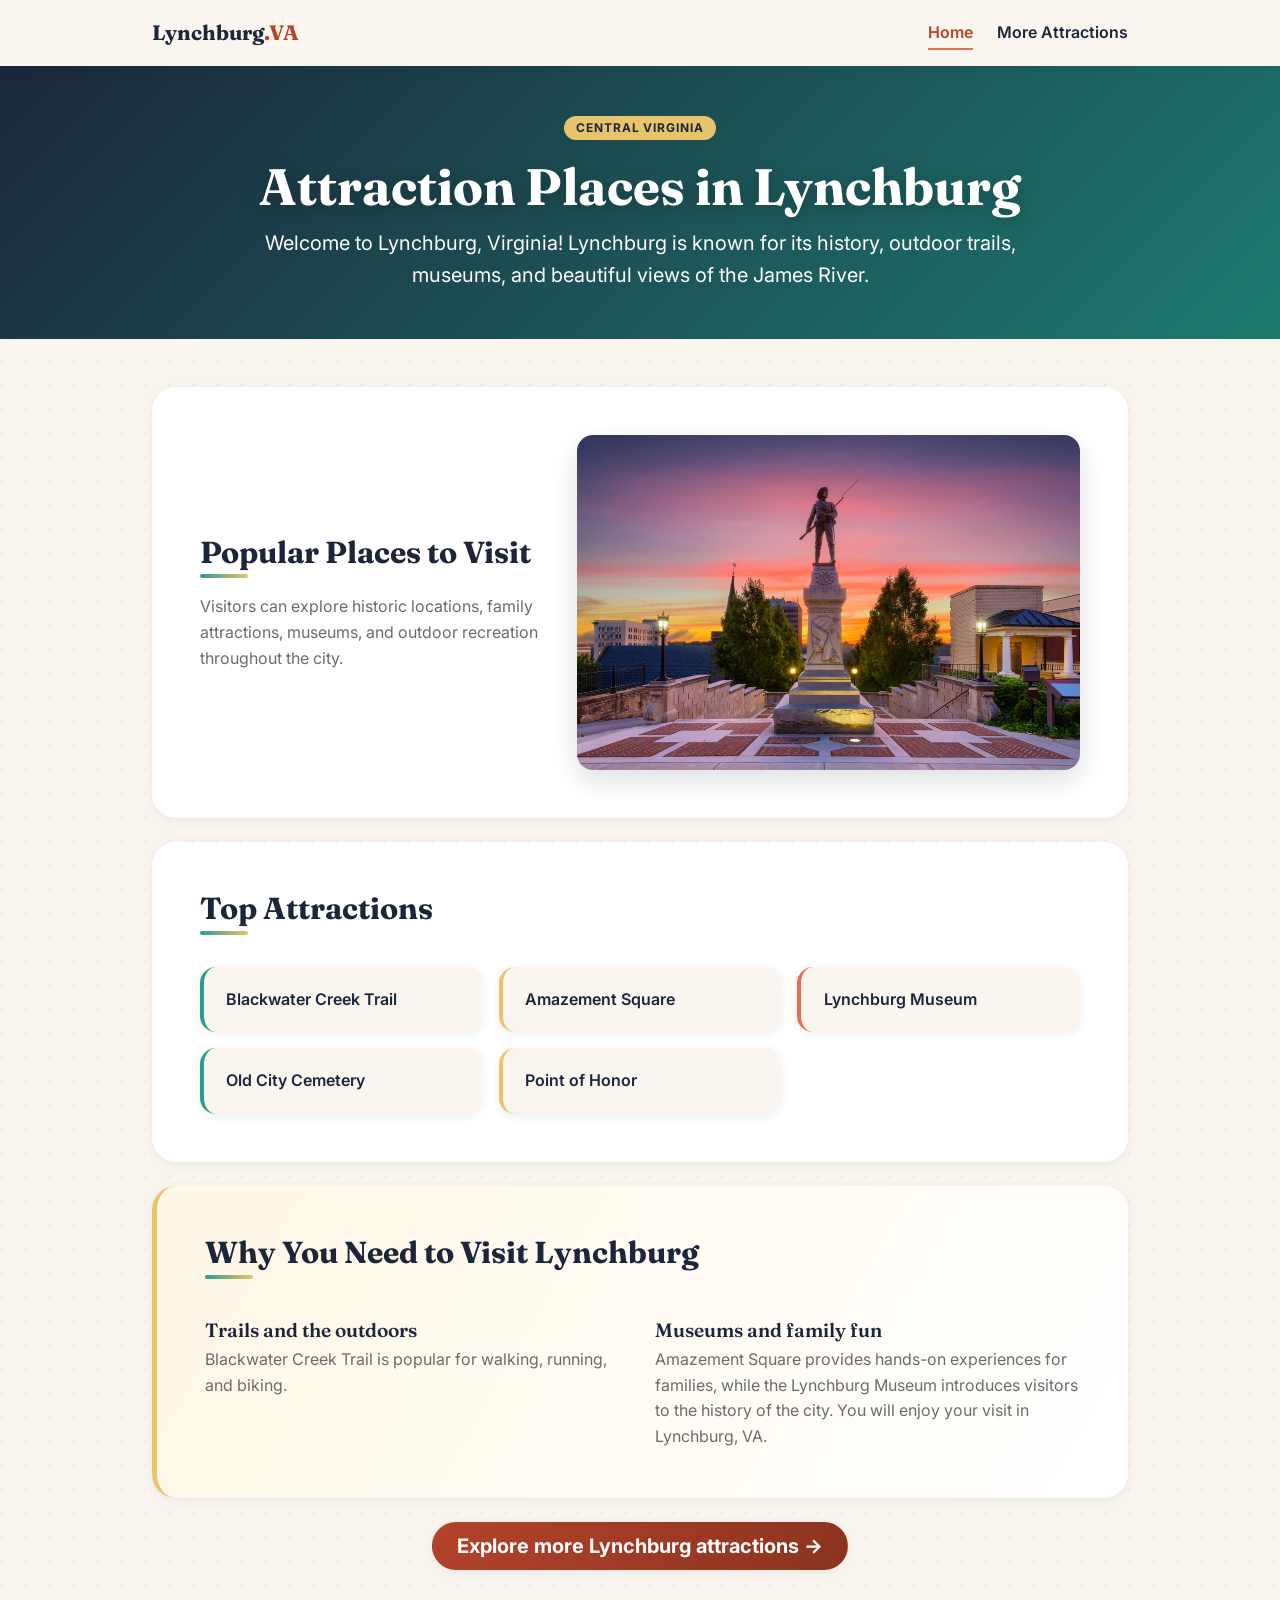
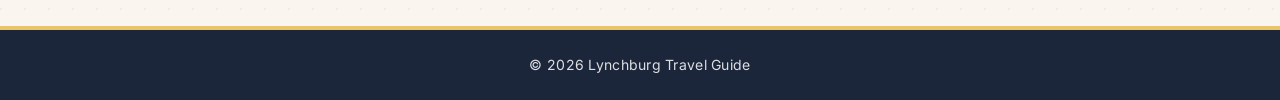
<file: index.html>
<!DOCTYPE html>
<!-- Title of the main page-->
<html lang="en">
<head>
    <meta charset="UTF-8">
    <meta name="viewport" content="width=device-width, initial-scale=1.0">
    <title>Lynchburg Attractions</title>
    <meta name="description" content="A visitor's guide to the top attractions in Lynchburg, Virginia: trails, museums, and historic sites.">
    <!-- Site icon (inline SVG, no extra file needed) -->
    <link rel="icon" href="data:image/svg+xml,%3Csvg xmlns=%27http://www.w3.org/2000/svg%27 viewBox=%270 0 32 32%27%3E%3Crect width=%2732%27 height=%2732%27 rx=%278%27 fill=%27%231b263b%27/%3E%3Ctext x=%2716%27 y=%2723%27 font-family=%27Georgia,serif%27 font-size=%2720%27 font-weight=%27700%27 text-anchor=%27middle%27 fill=%27%23e9c46a%27%3EL%3C/text%3E%3C/svg%3E">
    <!-- Google Fonts for heading/body typography -->
    <link rel="preconnect" href="https://fonts.googleapis.com">
    <link rel="preconnect" href="https://fonts.gstatic.com" crossorigin>
    <link href="https://fonts.googleapis.com/css2?family=Fraunces:wght@600;700&family=Inter:wght@400;500;600;700&display=swap" rel="stylesheet">
    <!-- Bootstrap CSS (loaded first so styles.css can override it) -->
    <link href="https://cdn.jsdelivr.net/npm/bootstrap@5.3.3/dist/css/bootstrap.min.css" rel="stylesheet" integrity="sha384-QWTKZyjpPEjISv5WaRU9OFeRpok6YctnYmDr5pNlyT2bRjXh0JMhjY6hW+ALEwIH" crossorigin="anonymous">
    <!-- Custom stylesheet -->
    <link rel="stylesheet" href="styles.css">
</head>

<body class="d-flex flex-column min-vh-100">
    <!-- Lets keyboard and screen reader users jump past the navigation -->
    <a href="#main-content" class="skip-link">Skip to main content</a>

    <!-- Site navigation -->
    <header class="site-header sticky-top">
        <nav class="container d-flex flex-wrap align-items-center justify-content-center justify-content-sm-between gap-2 py-3" aria-label="Main">
            <a href="index.html" class="logo" aria-label="Lynchburg.VA home">Lynchburg<span>.VA</span></a>
            <ul class="nav gap-4 mb-0">
                <li class="nav-item"><a href="index.html" class="nav-link active" aria-current="page">Home</a></li>
                <li class="nav-item"><a href="page2.html" class="nav-link">More Attractions</a></li>
            </ul>
        </nav>
    </header>

    <main id="main-content" class="flex-grow-1">
        <!-- Hero / Main Header -->
        <section class="hero text-center py-5 px-3" id="hero">
            <span class="badge rounded-pill badge-gold mb-3">Central Virginia</span>
            <h1>Attraction Places in Lynchburg</h1>
            <!-- Main context for header -->
            <p class="hero-text lead mx-auto mb-0">
                Welcome to Lynchburg, Virginia! Lynchburg is known for its history, outdoor trails, museums, and beautiful views of the James River.
            </p>
        </section>

        <div class="container content-wrap py-5">
            <!--Places List: text and photo side by side on wider screens -->
            <section class="content-section p-4 p-md-5 mb-4" id="about" aria-labelledby="about-heading">
                <div class="row align-items-center g-4">
                    <div class="col-md-5">
                        <h2 id="about-heading">Popular Places to Visit</h2>
                        <p class="mb-0">
                            Visitors can explore historic locations, family attractions, museums, and outdoor recreation throughout the city.
                        </p>
                    </div>
                    <div class="col-md-7">
                        <!-- Image of Lynchburg -->
                        <img src="images/lynchburg.jpg"
                             alt="Bronze soldier statue on a stone pillar at the top of Monument Terrace in downtown Lynchburg, glowing under a pink and orange sunset with lamp posts, trees, and city buildings around it"
                             width="1000" height="667" id="city-photo" class="img-fluid rounded-4">
                    </div>
                </div>
            </section>

            <!-- List of the attractions -->
            <section class="content-section p-4 p-md-5 mb-4" id="attractions" aria-labelledby="attractions-heading">
                <h2 id="attractions-heading">Top Attractions</h2>
                <ul class="row row-cols-1 row-cols-sm-2 row-cols-lg-3 g-3 list-unstyled mt-2 mb-0">
                    <li class="col"><div class="attraction-card h-100">Blackwater Creek Trail</div></li>
                    <li class="col"><div class="attraction-card h-100">Amazement Square</div></li>
                    <li class="col"><div class="attraction-card h-100">Lynchburg Museum</div></li>
                    <li class="col"><div class="attraction-card h-100">Old City Cemetery</div></li>
                    <li class="col"><div class="attraction-card h-100">Point of Honor</div></li>
                </ul>
            </section>

            <!-- Advertisement point -->
            <section class="content-section highlight p-4 p-md-5 mb-4" id="why-visit" aria-labelledby="why-visit-heading">
                <h2 id="why-visit-heading">Why You Need to Visit Lynchburg</h2>
                <div class="row g-4 mt-1">
                    <div class="col-md-6">
                        <h3>Trails and the outdoors</h3>
                        <p class="mb-0">
                            Blackwater Creek Trail is popular for walking, running, and biking.
                        </p>
                    </div>
                    <div class="col-md-6">
                        <h3>Museums and family fun</h3>
                        <p class="mb-0">
                            Amazement Square provides hands-on experiences for families,
                            while the Lynchburg Museum introduces visitors to the history of the city.
                            You will enjoy your visit in Lynchburg, VA.
                        </p>
                    </div>
                </div>
            </section>

            <!-- Link to the next page -->
            <p class="text-center mt-4 mb-2 mx-auto">
                <a href="page2.html" class="btn btn-lg rounded-pill btn-brick px-4">Explore more Lynchburg attractions <span aria-hidden="true">&rarr;</span></a>
            </p>
        </div>
    </main>

    <footer class="site-footer text-center py-4 small">
        <p class="mb-0 mx-auto">&copy; 2026 Lynchburg Travel Guide</p>
    </footer>
</body>
</html>
</file>
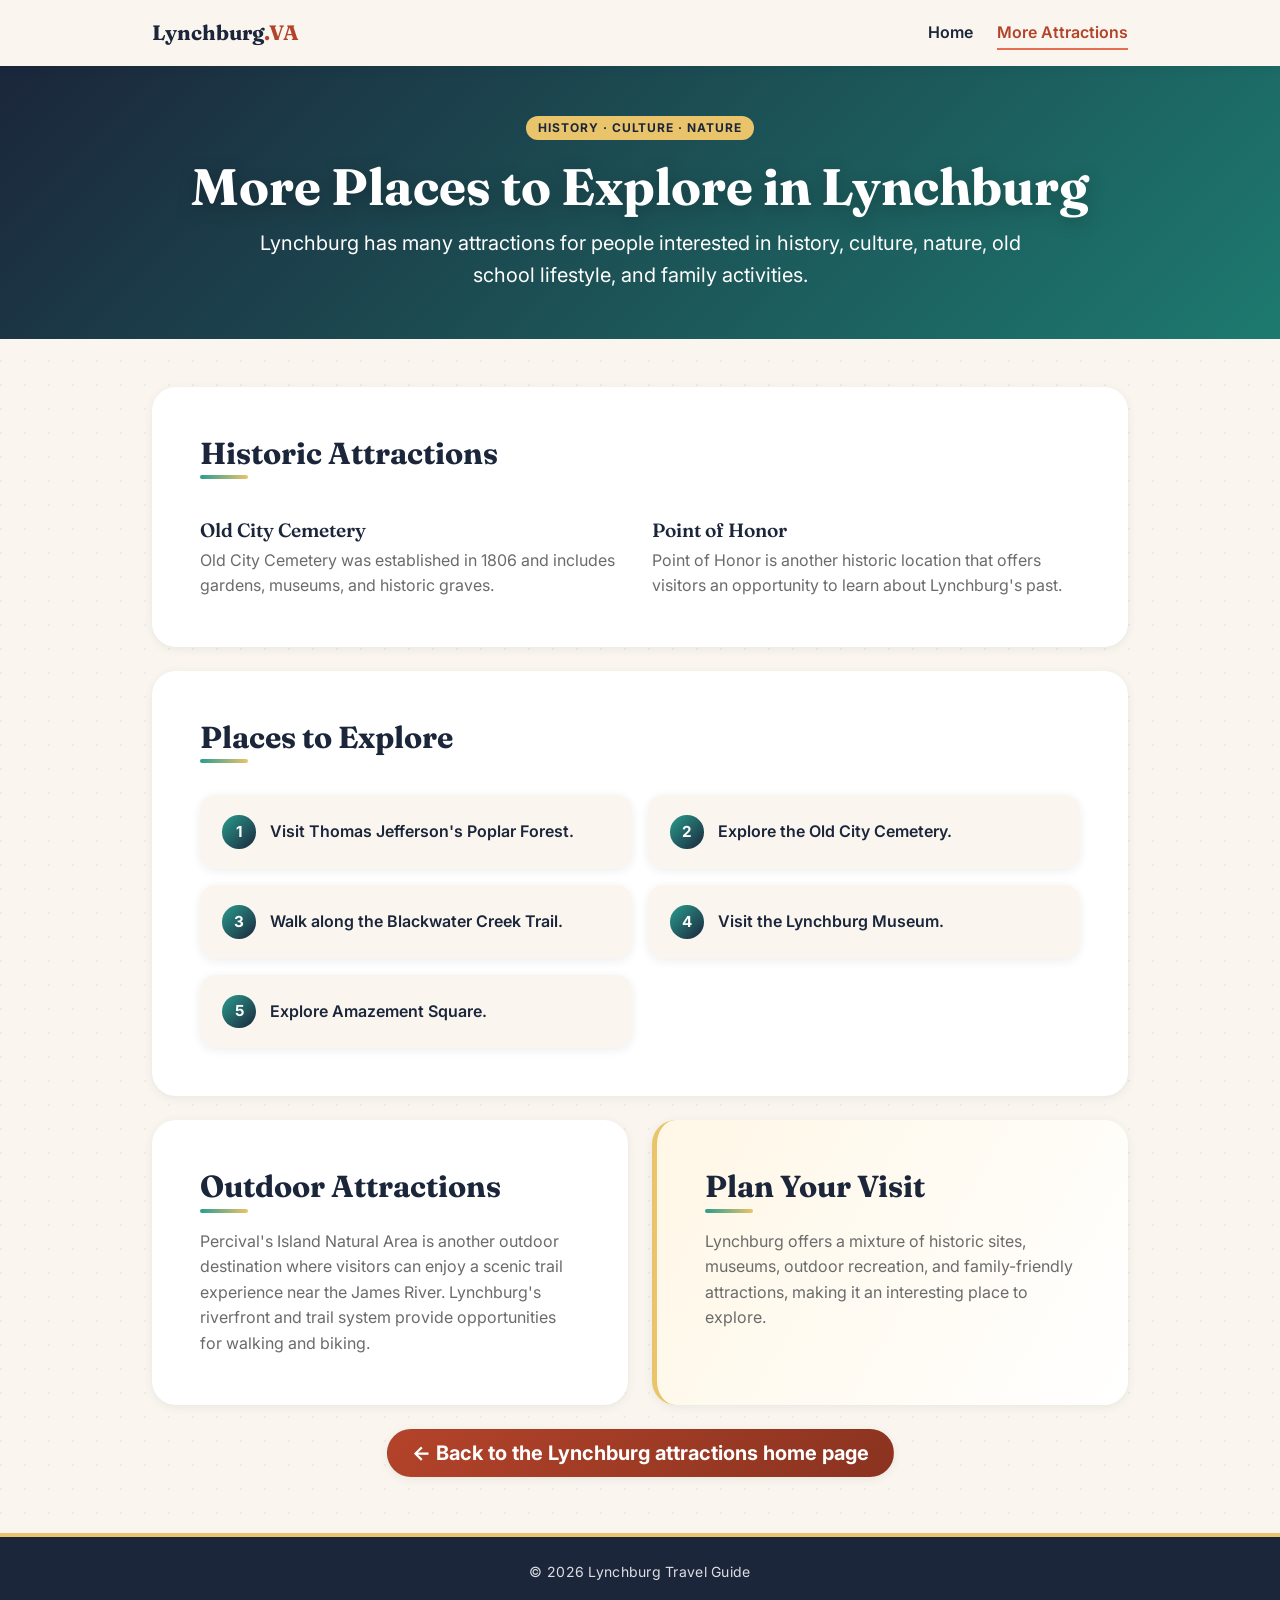
<file: page2.html>
<!DOCTYPE html>
<html lang="en">
<!-- Title of the page -->
<head>
    <meta charset="UTF-8">
    <meta name="viewport" content="width=device-width, initial-scale=1.0">
    <title>More Lynchburg Attractions</title>
    <meta name="description" content="More places to explore in Lynchburg, Virginia: historic sites, outdoor trails, and family activities.">
    <!-- Site icon (inline SVG, no extra file needed) -->
    <link rel="icon" href="data:image/svg+xml,%3Csvg xmlns=%27http://www.w3.org/2000/svg%27 viewBox=%270 0 32 32%27%3E%3Crect width=%2732%27 height=%2732%27 rx=%278%27 fill=%27%231b263b%27/%3E%3Ctext x=%2716%27 y=%2723%27 font-family=%27Georgia,serif%27 font-size=%2720%27 font-weight=%27700%27 text-anchor=%27middle%27 fill=%27%23e9c46a%27%3EL%3C/text%3E%3C/svg%3E">
    <!-- Google Fonts for heading/body typography -->
    <link rel="preconnect" href="https://fonts.googleapis.com">
    <link rel="preconnect" href="https://fonts.gstatic.com" crossorigin>
    <link href="https://fonts.googleapis.com/css2?family=Fraunces:wght@600;700&family=Inter:wght@400;500;600;700&display=swap" rel="stylesheet">
    <!-- Bootstrap CSS (loaded first so styles.css can override it) -->
    <link href="https://cdn.jsdelivr.net/npm/bootstrap@5.3.3/dist/css/bootstrap.min.css" rel="stylesheet" integrity="sha384-QWTKZyjpPEjISv5WaRU9OFeRpok6YctnYmDr5pNlyT2bRjXh0JMhjY6hW+ALEwIH" crossorigin="anonymous">
    <!-- Custom stylesheet -->
    <link rel="stylesheet" href="styles.css">
</head>
<body class="d-flex flex-column min-vh-100">
    <!-- Lets keyboard and screen reader users jump past the navigation -->
    <a href="#main-content" class="skip-link">Skip to main content</a>

    <!-- Site navigation -->
    <header class="site-header sticky-top">
        <nav class="container d-flex flex-wrap align-items-center justify-content-center justify-content-sm-between gap-2 py-3" aria-label="Main">
            <a href="index.html" class="logo" aria-label="Lynchburg.VA home">Lynchburg<span>.VA</span></a>
            <ul class="nav gap-4 mb-0">
                <li class="nav-item"><a href="index.html" class="nav-link">Home</a></li>
                <li class="nav-item"><a href="page2.html" class="nav-link active" aria-current="page">More Attractions</a></li>
            </ul>
        </nav>
    </header>

    <main id="main-content" class="flex-grow-1">
        <!-- Main header -->
        <section class="hero text-center py-5 px-3" id="hero">
            <span class="badge rounded-pill badge-gold mb-3">History &middot; Culture &middot; Nature</span>
            <h1>More Places to Explore in Lynchburg</h1>
            <!-- Giving context about main topic -->
            <p class="hero-text lead mx-auto mb-0">Lynchburg has many attractions for people interested in history, culture, nature, old school lifestyle, and family activities.</p>
        </section>

        <div class="container content-wrap py-5">
            <!-- Historic sites, each with its own sub-heading, in a two-column grid -->
            <section class="content-section p-4 p-md-5 mb-4" id="historic" aria-labelledby="historic-heading">
                <h2 id="historic-heading">Historic Attractions</h2>
                <div class="row g-4 mt-1">
                    <div class="col-md-6">
                        <h3>Old City Cemetery</h3>
                        <p class="mb-0">
                            Old City Cemetery was established in 1806 and includes gardens, museums, and historic graves.
                        </p>
                    </div>
                    <div class="col-md-6">
                        <h3>Point of Honor</h3>
                        <p class="mb-0">
                            Point of Honor is another historic location that offers visitors an opportunity to learn about Lynchburg's past.
                        </p>
                    </div>
                </div>
            </section>

            <!-- Places List -->
            <section class="content-section p-4 p-md-5 mb-4" id="explore" aria-labelledby="explore-heading">
                <h2 id="explore-heading">Places to Explore</h2>
                <ol class="row row-cols-1 row-cols-md-2 g-3 list-unstyled mt-2 mb-0 numbered">
                    <li class="col"><div class="attraction-card h-100">Visit Thomas Jefferson's Poplar Forest.</div></li>
                    <li class="col"><div class="attraction-card h-100">Explore the Old City Cemetery.</div></li>
                    <li class="col"><div class="attraction-card h-100">Walk along the Blackwater Creek Trail.</div></li>
                    <li class="col"><div class="attraction-card h-100">Visit the Lynchburg Museum.</div></li>
                    <li class="col"><div class="attraction-card h-100">Explore Amazement Square.</div></li>
                </ol>
            </section>

            <!-- Outdoor and planning sections sit side by side on large screens -->
            <div class="row g-4 mb-4">
                <div class="col-lg-6">
                    <section class="content-section p-4 p-md-5 h-100" id="outdoor" aria-labelledby="outdoor-heading">
                        <h2 id="outdoor-heading">Outdoor Attractions</h2>
                        <p class="mb-0">
                            Percival's Island Natural Area is another outdoor destination where visitors can enjoy a scenic trail experience near the James River. Lynchburg's riverfront and trail system provide opportunities for walking and biking.
                        </p>
                    </section>
                </div>
                <div class="col-lg-6">
                    <section class="content-section highlight p-4 p-md-5 h-100" id="plan-visit" aria-labelledby="plan-visit-heading">
                        <h2 id="plan-visit-heading">Plan Your Visit</h2>
                        <p class="mb-0">
                            Lynchburg offers a mixture of historic sites, museums, outdoor recreation, and family-friendly attractions, making it an interesting place to explore.
                        </p>
                    </section>
                </div>
            </div>

            <!-- Link of the home page -->
            <p class="text-center mt-4 mb-2 mx-auto">
                <a href="index.html" class="btn btn-lg rounded-pill btn-brick px-4"><span aria-hidden="true">&larr;</span> Back to the Lynchburg attractions home page</a>
            </p>
        </div>
    </main>

    <footer class="site-footer text-center py-4 small">
        <p class="mb-0 mx-auto">&copy; 2026 Lynchburg Travel Guide</p>
    </footer>
</body>
</html>
</file>
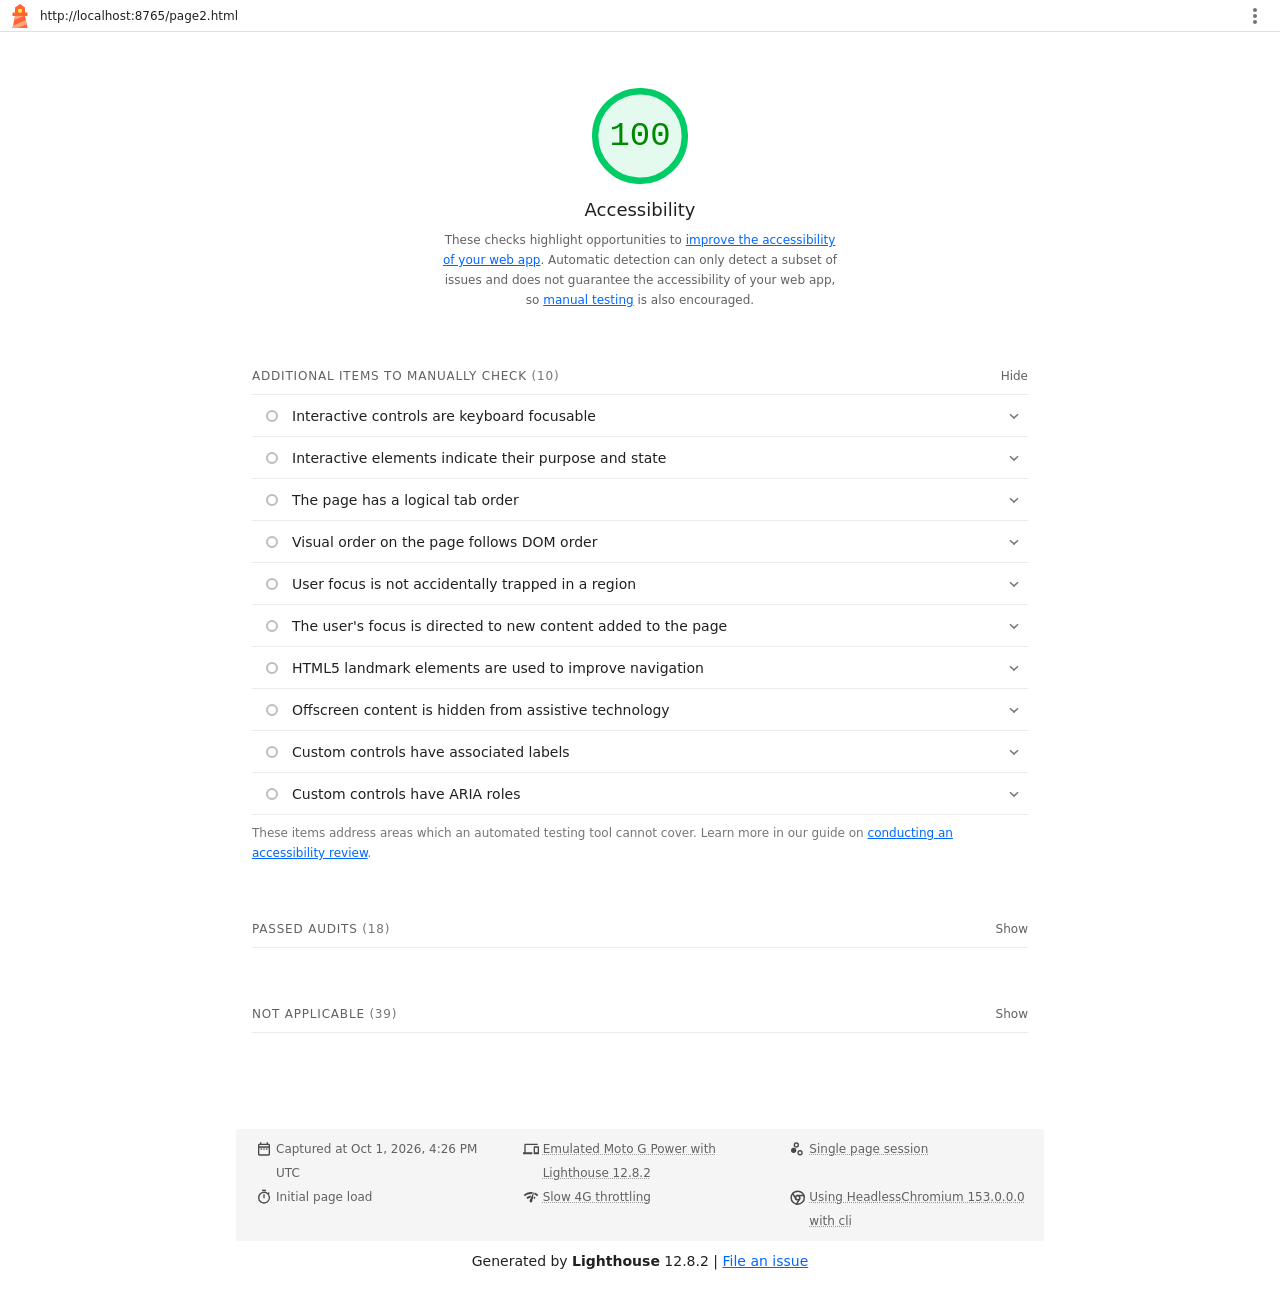
<file: audit/after-page2.report.html>
<!--
@license
Copyright 2018 Google LLC
SPDX-License-Identifier: Apache-2.0
-->
<!doctype html>
<html lang="en">
<head>
  <meta charset="utf-8">
  <meta name="viewport" content="width=device-width, initial-scale=1, minimum-scale=1">
  <link rel="icon" href='data:image/svg+xml;utf8,<svg fill="none" xmlns="http://www.w3.org/2000/svg" viewBox="0 0 48 48"><path d="m14 7 10-7 10 7v10h5v7h-5l5 24H9l5-24H9v-7h5V7Z" fill="%23F63"/><path d="M31.561 24H14l-1.689 8.105L31.561 24ZM18.983 48H9l1.022-4.907L35.723 32.27l1.663 7.98L18.983 48Z" fill="%23FFA385"/><path fill="%23FF3" d="M20.5 10h7v7h-7z"/></svg>'>
  <title>Lighthouse Report</title>
  <style>body {margin: 0}</style>
</head>
<body>
  <noscript>Lighthouse report requires JavaScript. Please enable.</noscript>

  <div id="lh-log"></div>

  <script>window.__LIGHTHOUSE_JSON__ = {"lighthouseVersion":"12.8.2","requestedUrl":"http://localhost:8765/page2.html","mainDocumentUrl":"http://localhost:8765/page2.html","finalDisplayedUrl":"http://localhost:8765/page2.html","finalUrl":"http://localhost:8765/page2.html","fetchTime":"2026-10-01T16:26:50.177Z","gatherMode":"navigation","runWarnings":[],"userAgent":"Mozilla/5.0 (Windows NT 10.0; Win64; x64) AppleWebKit/537.36 (KHTML, like Gecko) HeadlessChrome/153.0.0.0 Safari/537.36","environment":{"networkUserAgent":"Mozilla/5.0 (Linux; Android 11; moto g power (2022)) AppleWebKit/537.36 (KHTML, like Gecko) Chrome/136.0.0.0 Mobile Safari/537.36","hostUserAgent":"Mozilla/5.0 (Windows NT 10.0; Win64; x64) AppleWebKit/537.36 (KHTML, like Gecko) HeadlessChrome/153.0.0.0 Safari/537.36","benchmarkIndex":2874.5,"credits":{"axe-core":"4.13.0"}},"audits":{"accesskeys":{"id":"accesskeys","title":"`[accesskey]` values are unique","description":"Access keys let users quickly focus a part of the page. For proper navigation, each access key must be unique. [Learn more about access keys](https://dequeuniversity.com/rules/axe/4.10/accesskeys).","score":null,"scoreDisplayMode":"notApplicable"},"aria-allowed-attr":{"id":"aria-allowed-attr","title":"`[aria-*]` attributes match their roles","description":"Each ARIA `role` supports a specific subset of `aria-*` attributes. Mismatching these invalidates the `aria-*` attributes. [Learn how to match ARIA attributes to their roles](https://dequeuniversity.com/rules/axe/4.10/aria-allowed-attr).","score":1,"scoreDisplayMode":"binary","details":{"type":"table","headings":[{"key":"node","valueType":"node","subItemsHeading":{"key":"relatedNode","valueType":"node"},"label":"Failing Elements"}],"items":[]}},"aria-allowed-role":{"id":"aria-allowed-role","title":"Uses ARIA roles only on compatible elements","description":"Many HTML elements can only be assigned certain ARIA roles. Using ARIA roles where they are not allowed can interfere with the accessibility of the web page. [Learn more about ARIA roles](https://dequeuniversity.com/rules/axe/4.10/aria-allowed-role).","score":null,"scoreDisplayMode":"notApplicable"},"aria-command-name":{"id":"aria-command-name","title":"`button`, `link`, and `menuitem` elements have accessible names","description":"When an element doesn't have an accessible name, screen readers announce it with a generic name, making it unusable for users who rely on screen readers. [Learn how to make command elements more accessible](https://dequeuniversity.com/rules/axe/4.10/aria-command-name).","score":null,"scoreDisplayMode":"notApplicable"},"aria-conditional-attr":{"id":"aria-conditional-attr","title":"ARIA attributes are used as specified for the element's role","description":"Some ARIA attributes are only allowed on an element under certain conditions. [Learn more about conditional ARIA attributes](https://dequeuniversity.com/rules/axe/4.10/aria-conditional-attr).","score":1,"scoreDisplayMode":"binary","details":{"type":"table","headings":[{"key":"node","valueType":"node","subItemsHeading":{"key":"relatedNode","valueType":"node"},"label":"Failing Elements"}],"items":[]}},"aria-deprecated-role":{"id":"aria-deprecated-role","title":"Deprecated ARIA roles were not used","description":"Deprecated ARIA roles may not be processed correctly by assistive technology. [Learn more about deprecated ARIA roles](https://dequeuniversity.com/rules/axe/4.10/aria-deprecated-role).","score":null,"scoreDisplayMode":"notApplicable"},"aria-dialog-name":{"id":"aria-dialog-name","title":"Elements with `role=\"dialog\"` or `role=\"alertdialog\"` have accessible names.","description":"ARIA dialog elements without accessible names may prevent screen readers users from discerning the purpose of these elements. [Learn how to make ARIA dialog elements more accessible](https://dequeuniversity.com/rules/axe/4.10/aria-dialog-name).","score":null,"scoreDisplayMode":"notApplicable"},"aria-hidden-body":{"id":"aria-hidden-body","title":"`[aria-hidden=\"true\"]` is not present on the document `\u003cbody>`","description":"Assistive technologies, like screen readers, work inconsistently when `aria-hidden=\"true\"` is set on the document `\u003cbody>`. [Learn how `aria-hidden` affects the document body](https://dequeuniversity.com/rules/axe/4.10/aria-hidden-body).","score":1,"scoreDisplayMode":"binary","details":{"type":"table","headings":[{"key":"node","valueType":"node","subItemsHeading":{"key":"relatedNode","valueType":"node"},"label":"Failing Elements"}],"items":[]}},"aria-hidden-focus":{"id":"aria-hidden-focus","title":"`[aria-hidden=\"true\"]` elements do not contain focusable descendents","description":"Focusable descendents within an `[aria-hidden=\"true\"]` element prevent those interactive elements from being available to users of assistive technologies like screen readers. [Learn how `aria-hidden` affects focusable elements](https://dequeuniversity.com/rules/axe/4.10/aria-hidden-focus).","score":1,"scoreDisplayMode":"binary","details":{"type":"table","headings":[{"key":"node","valueType":"node","subItemsHeading":{"key":"relatedNode","valueType":"node"},"label":"Failing Elements"}],"items":[]}},"aria-input-field-name":{"id":"aria-input-field-name","title":"ARIA input fields have accessible names","description":"When an input field doesn't have an accessible name, screen readers announce it with a generic name, making it unusable for users who rely on screen readers. [Learn more about input field labels](https://dequeuniversity.com/rules/axe/4.10/aria-input-field-name).","score":null,"scoreDisplayMode":"notApplicable"},"aria-meter-name":{"id":"aria-meter-name","title":"ARIA `meter` elements have accessible names","description":"When a meter element doesn't have an accessible name, screen readers announce it with a generic name, making it unusable for users who rely on screen readers. [Learn how to name `meter` elements](https://dequeuniversity.com/rules/axe/4.10/aria-meter-name).","score":null,"scoreDisplayMode":"notApplicable"},"aria-progressbar-name":{"id":"aria-progressbar-name","title":"ARIA `progressbar` elements have accessible names","description":"When a `progressbar` element doesn't have an accessible name, screen readers announce it with a generic name, making it unusable for users who rely on screen readers. [Learn how to label `progressbar` elements](https://dequeuniversity.com/rules/axe/4.10/aria-progressbar-name).","score":null,"scoreDisplayMode":"notApplicable"},"aria-prohibited-attr":{"id":"aria-prohibited-attr","title":"Elements use only permitted ARIA attributes","description":"Using ARIA attributes in roles where they are prohibited can mean that important information is not communicated to users of assistive technologies. [Learn more about prohibited ARIA roles](https://dequeuniversity.com/rules/axe/4.10/aria-prohibited-attr).","score":1,"scoreDisplayMode":"binary","details":{"type":"table","headings":[{"key":"node","valueType":"node","subItemsHeading":{"key":"relatedNode","valueType":"node"},"label":"Failing Elements"}],"items":[]}},"aria-required-attr":{"id":"aria-required-attr","title":"`[role]`s have all required `[aria-*]` attributes","description":"Some ARIA roles have required attributes that describe the state of the element to screen readers. [Learn more about roles and required attributes](https://dequeuniversity.com/rules/axe/4.10/aria-required-attr).","score":null,"scoreDisplayMode":"notApplicable"},"aria-required-children":{"id":"aria-required-children","title":"Elements with an ARIA `[role]` that require children to contain a specific `[role]` have all required children.","description":"Some ARIA parent roles must contain specific child roles to perform their intended accessibility functions. [Learn more about roles and required children elements](https://dequeuniversity.com/rules/axe/4.10/aria-required-children).","score":null,"scoreDisplayMode":"notApplicable"},"aria-required-parent":{"id":"aria-required-parent","title":"`[role]`s are contained by their required parent element","description":"Some ARIA child roles must be contained by specific parent roles to properly perform their intended accessibility functions. [Learn more about ARIA roles and required parent element](https://dequeuniversity.com/rules/axe/4.10/aria-required-parent).","score":null,"scoreDisplayMode":"notApplicable"},"aria-roles":{"id":"aria-roles","title":"`[role]` values are valid","description":"ARIA roles must have valid values in order to perform their intended accessibility functions. [Learn more about valid ARIA roles](https://dequeuniversity.com/rules/axe/4.10/aria-roles).","score":null,"scoreDisplayMode":"notApplicable"},"aria-text":{"id":"aria-text","title":"Elements with the `role=text` attribute do not have focusable descendents.","description":"Adding `role=text` around a text node split by markup enables VoiceOver to treat it as one phrase, but the element's focusable descendents will not be announced. [Learn more about the `role=text` attribute](https://dequeuniversity.com/rules/axe/4.10/aria-text).","score":null,"scoreDisplayMode":"notApplicable"},"aria-toggle-field-name":{"id":"aria-toggle-field-name","title":"ARIA toggle fields have accessible names","description":"When a toggle field doesn't have an accessible name, screen readers announce it with a generic name, making it unusable for users who rely on screen readers. [Learn more about toggle fields](https://dequeuniversity.com/rules/axe/4.10/aria-toggle-field-name).","score":null,"scoreDisplayMode":"notApplicable"},"aria-tooltip-name":{"id":"aria-tooltip-name","title":"ARIA `tooltip` elements have accessible names","description":"When a tooltip element doesn't have an accessible name, screen readers announce it with a generic name, making it unusable for users who rely on screen readers. [Learn how to name `tooltip` elements](https://dequeuniversity.com/rules/axe/4.10/aria-tooltip-name).","score":null,"scoreDisplayMode":"notApplicable"},"aria-treeitem-name":{"id":"aria-treeitem-name","title":"ARIA `treeitem` elements have accessible names","description":"When a `treeitem` element doesn't have an accessible name, screen readers announce it with a generic name, making it unusable for users who rely on screen readers. [Learn more about labeling `treeitem` elements](https://dequeuniversity.com/rules/axe/4.10/aria-treeitem-name).","score":null,"scoreDisplayMode":"notApplicable"},"aria-valid-attr-value":{"id":"aria-valid-attr-value","title":"`[aria-*]` attributes have valid values","description":"Assistive technologies, like screen readers, can't interpret ARIA attributes with invalid values. [Learn more about valid values for ARIA attributes](https://dequeuniversity.com/rules/axe/4.10/aria-valid-attr-value).","score":1,"scoreDisplayMode":"binary","details":{"type":"table","headings":[{"key":"node","valueType":"node","subItemsHeading":{"key":"relatedNode","valueType":"node"},"label":"Failing Elements"}],"items":[]}},"aria-valid-attr":{"id":"aria-valid-attr","title":"`[aria-*]` attributes are valid and not misspelled","description":"Assistive technologies, like screen readers, can't interpret ARIA attributes with invalid names. [Learn more about valid ARIA attributes](https://dequeuniversity.com/rules/axe/4.10/aria-valid-attr).","score":1,"scoreDisplayMode":"binary","details":{"type":"table","headings":[{"key":"node","valueType":"node","subItemsHeading":{"key":"relatedNode","valueType":"node"},"label":"Failing Elements"}],"items":[]}},"button-name":{"id":"button-name","title":"Buttons have an accessible name","description":"When a button doesn't have an accessible name, screen readers announce it as \"button\", making it unusable for users who rely on screen readers. [Learn how to make buttons more accessible](https://dequeuniversity.com/rules/axe/4.10/button-name).","score":null,"scoreDisplayMode":"notApplicable"},"bypass":{"id":"bypass","title":"The page contains a heading, skip link, or landmark region","description":"Adding ways to bypass repetitive content lets keyboard users navigate the page more efficiently. [Learn more about bypass blocks](https://dequeuniversity.com/rules/axe/4.10/bypass).","score":null,"scoreDisplayMode":"notApplicable"},"color-contrast":{"id":"color-contrast","title":"Background and foreground colors have a sufficient contrast ratio","description":"Low-contrast text is difficult or impossible for many users to read. [Learn how to provide sufficient color contrast](https://dequeuniversity.com/rules/axe/4.10/color-contrast).","score":1,"scoreDisplayMode":"binary","details":{"type":"table","headings":[{"key":"node","valueType":"node","subItemsHeading":{"key":"relatedNode","valueType":"node"},"label":"Failing Elements"}],"items":[]}},"definition-list":{"id":"definition-list","title":"`\u003cdl>`'s contain only properly-ordered `\u003cdt>` and `\u003cdd>` groups, `\u003cscript>`, `\u003ctemplate>` or `\u003cdiv>` elements.","description":"When definition lists are not properly marked up, screen readers may produce confusing or inaccurate output. [Learn how to structure definition lists correctly](https://dequeuniversity.com/rules/axe/4.10/definition-list).","score":null,"scoreDisplayMode":"notApplicable"},"dlitem":{"id":"dlitem","title":"Definition list items are wrapped in `\u003cdl>` elements","description":"Definition list items (`\u003cdt>` and `\u003cdd>`) must be wrapped in a parent `\u003cdl>` element to ensure that screen readers can properly announce them. [Learn how to structure definition lists correctly](https://dequeuniversity.com/rules/axe/4.10/dlitem).","score":null,"scoreDisplayMode":"notApplicable"},"document-title":{"id":"document-title","title":"Document has a `\u003ctitle>` element","description":"The title gives screen reader users an overview of the page, and search engine users rely on it heavily to determine if a page is relevant to their search. [Learn more about document titles](https://dequeuniversity.com/rules/axe/4.10/document-title).","score":1,"scoreDisplayMode":"binary","details":{"type":"table","headings":[{"key":"node","valueType":"node","subItemsHeading":{"key":"relatedNode","valueType":"node"},"label":"Failing Elements"}],"items":[]}},"duplicate-id-aria":{"id":"duplicate-id-aria","title":"ARIA IDs are unique","description":"The value of an ARIA ID must be unique to prevent other instances from being overlooked by assistive technologies. [Learn how to fix duplicate ARIA IDs](https://dequeuniversity.com/rules/axe/4.10/duplicate-id-aria).","score":null,"scoreDisplayMode":"notApplicable"},"empty-heading":{"id":"empty-heading","title":"All heading elements contain content.","description":"A heading with no content or inaccessible text prevent screen reader users from accessing information on the page's structure. [Learn more about headings](https://dequeuniversity.com/rules/axe/4.10/empty-heading).","score":null,"scoreDisplayMode":"notApplicable"},"form-field-multiple-labels":{"id":"form-field-multiple-labels","title":"No form fields have multiple labels","description":"Form fields with multiple labels can be confusingly announced by assistive technologies like screen readers which use either the first, the last, or all of the labels. [Learn how to use form labels](https://dequeuniversity.com/rules/axe/4.10/form-field-multiple-labels).","score":null,"scoreDisplayMode":"notApplicable"},"frame-title":{"id":"frame-title","title":"`\u003cframe>` or `\u003ciframe>` elements have a title","description":"Screen reader users rely on frame titles to describe the contents of frames. [Learn more about frame titles](https://dequeuniversity.com/rules/axe/4.10/frame-title).","score":null,"scoreDisplayMode":"notApplicable"},"heading-order":{"id":"heading-order","title":"Heading elements appear in a sequentially-descending order","description":"Properly ordered headings that do not skip levels convey the semantic structure of the page, making it easier to navigate and understand when using assistive technologies. [Learn more about heading order](https://dequeuniversity.com/rules/axe/4.10/heading-order).","score":1,"scoreDisplayMode":"binary","details":{"type":"table","headings":[{"key":"node","valueType":"node","subItemsHeading":{"key":"relatedNode","valueType":"node"},"label":"Failing Elements"}],"items":[]}},"html-has-lang":{"id":"html-has-lang","title":"`\u003chtml>` element has a `[lang]` attribute","description":"If a page doesn't specify a `lang` attribute, a screen reader assumes that the page is in the default language that the user chose when setting up the screen reader. If the page isn't actually in the default language, then the screen reader might not announce the page's text correctly. [Learn more about the `lang` attribute](https://dequeuniversity.com/rules/axe/4.10/html-has-lang).","score":1,"scoreDisplayMode":"binary","details":{"type":"table","headings":[{"key":"node","valueType":"node","subItemsHeading":{"key":"relatedNode","valueType":"node"},"label":"Failing Elements"}],"items":[]}},"html-lang-valid":{"id":"html-lang-valid","title":"`\u003chtml>` element has a valid value for its `[lang]` attribute","description":"Specifying a valid [BCP 47 language](https://www.w3.org/International/questions/qa-choosing-language-tags#question) helps screen readers announce text properly. [Learn how to use the `lang` attribute](https://dequeuniversity.com/rules/axe/4.10/html-lang-valid).","score":1,"scoreDisplayMode":"binary","details":{"type":"table","headings":[{"key":"node","valueType":"node","subItemsHeading":{"key":"relatedNode","valueType":"node"},"label":"Failing Elements"}],"items":[]}},"html-xml-lang-mismatch":{"id":"html-xml-lang-mismatch","title":"`\u003chtml>` element has an `[xml:lang]` attribute with the same base language as the `[lang]` attribute.","description":"If the webpage does not specify a consistent language, then the screen reader might not announce the page's text correctly. [Learn more about the `lang` attribute](https://dequeuniversity.com/rules/axe/4.10/html-xml-lang-mismatch).","score":null,"scoreDisplayMode":"notApplicable"},"identical-links-same-purpose":{"id":"identical-links-same-purpose","title":"Identical links have the same purpose.","description":"Links with the same destination should have the same description, to help users understand the link's purpose and decide whether to follow it. [Learn more about identical links](https://dequeuniversity.com/rules/axe/4.10/identical-links-same-purpose).","score":null,"scoreDisplayMode":"notApplicable"},"image-alt":{"id":"image-alt","title":"Image elements have `[alt]` attributes","description":"Informative elements should aim for short, descriptive alternate text. Decorative elements can be ignored with an empty alt attribute. [Learn more about the `alt` attribute](https://dequeuniversity.com/rules/axe/4.10/image-alt).","score":null,"scoreDisplayMode":"notApplicable"},"image-redundant-alt":{"id":"image-redundant-alt","title":"Image elements do not have `[alt]` attributes that are redundant text.","description":"Informative elements should aim for short, descriptive alternative text. Alternative text that is exactly the same as the text adjacent to the link or image is potentially confusing for screen reader users, because the text will be read twice. [Learn more about the `alt` attribute](https://dequeuniversity.com/rules/axe/4.10/image-redundant-alt).","score":null,"scoreDisplayMode":"notApplicable"},"input-button-name":{"id":"input-button-name","title":"Input buttons have discernible text.","description":"Adding discernable and accessible text to input buttons may help screen reader users understand the purpose of the input button. [Learn more about input buttons](https://dequeuniversity.com/rules/axe/4.10/input-button-name).","score":null,"scoreDisplayMode":"notApplicable"},"input-image-alt":{"id":"input-image-alt","title":"`\u003cinput type=\"image\">` elements have `[alt]` text","description":"When an image is being used as an `\u003cinput>` button, providing alternative text can help screen reader users understand the purpose of the button. [Learn about input image alt text](https://dequeuniversity.com/rules/axe/4.10/input-image-alt).","score":null,"scoreDisplayMode":"notApplicable"},"label-content-name-mismatch":{"id":"label-content-name-mismatch","title":"Elements with visible text labels have matching accessible names.","description":"Visible text labels that do not match the accessible name can result in a confusing experience for screen reader users. [Learn more about accessible names](https://dequeuniversity.com/rules/axe/4.10/label-content-name-mismatch).","score":1,"scoreDisplayMode":"binary","details":{"type":"table","headings":[{"key":"node","valueType":"node","subItemsHeading":{"key":"relatedNode","valueType":"node"},"label":"Failing Elements"}],"items":[]}},"label":{"id":"label","title":"Form elements have associated labels","description":"Labels ensure that form controls are announced properly by assistive technologies, like screen readers. [Learn more about form element labels](https://dequeuniversity.com/rules/axe/4.10/label).","score":null,"scoreDisplayMode":"notApplicable"},"landmark-one-main":{"id":"landmark-one-main","title":"Document has a main landmark.","description":"One main landmark helps screen reader users navigate a web page. [Learn more about landmarks](https://dequeuniversity.com/rules/axe/4.10/landmark-one-main).","score":null,"scoreDisplayMode":"notApplicable"},"link-name":{"id":"link-name","title":"Links have a discernible name","description":"Link text (and alternate text for images, when used as links) that is discernible, unique, and focusable improves the navigation experience for screen reader users. [Learn how to make links accessible](https://dequeuniversity.com/rules/axe/4.10/link-name).","score":1,"scoreDisplayMode":"binary","details":{"type":"table","headings":[{"key":"node","valueType":"node","subItemsHeading":{"key":"relatedNode","valueType":"node"},"label":"Failing Elements"}],"items":[]}},"link-in-text-block":{"id":"link-in-text-block","title":"Links are distinguishable without relying on color.","description":"Low-contrast text is difficult or impossible for many users to read. Link text that is discernible improves the experience for users with low vision. [Learn how to make links distinguishable](https://dequeuniversity.com/rules/axe/4.10/link-in-text-block).","score":null,"scoreDisplayMode":"notApplicable"},"list":{"id":"list","title":"Lists contain only `\u003cli>` elements and script supporting elements (`\u003cscript>` and `\u003ctemplate>`).","description":"Screen readers have a specific way of announcing lists. Ensuring proper list structure aids screen reader output. [Learn more about proper list structure](https://dequeuniversity.com/rules/axe/4.10/list).","score":1,"scoreDisplayMode":"binary","details":{"type":"table","headings":[{"key":"node","valueType":"node","subItemsHeading":{"key":"relatedNode","valueType":"node"},"label":"Failing Elements"}],"items":[]}},"listitem":{"id":"listitem","title":"List items (`\u003cli>`) are contained within `\u003cul>`, `\u003col>` or `\u003cmenu>` parent elements","description":"Screen readers require list items (`\u003cli>`) to be contained within a parent `\u003cul>`, `\u003col>` or `\u003cmenu>` to be announced properly. [Learn more about proper list structure](https://dequeuniversity.com/rules/axe/4.10/listitem).","score":1,"scoreDisplayMode":"binary","details":{"type":"table","headings":[{"key":"node","valueType":"node","subItemsHeading":{"key":"relatedNode","valueType":"node"},"label":"Failing Elements"}],"items":[]}},"meta-refresh":{"id":"meta-refresh","title":"The document does not use `\u003cmeta http-equiv=\"refresh\">`","description":"Users do not expect a page to refresh automatically, and doing so will move focus back to the top of the page. This may create a frustrating or confusing experience. [Learn more about the refresh meta tag](https://dequeuniversity.com/rules/axe/4.10/meta-refresh).","score":null,"scoreDisplayMode":"notApplicable"},"meta-viewport":{"id":"meta-viewport","title":"`[user-scalable=\"no\"]` is not used in the `\u003cmeta name=\"viewport\">` element and the `[maximum-scale]` attribute is not less than 5.","description":"Disabling zooming is problematic for users with low vision who rely on screen magnification to properly see the contents of a web page. [Learn more about the viewport meta tag](https://dequeuniversity.com/rules/axe/4.10/meta-viewport).","score":1,"scoreDisplayMode":"binary","details":{"type":"table","headings":[{"key":"node","valueType":"node","subItemsHeading":{"key":"relatedNode","valueType":"node"},"label":"Failing Elements"}],"items":[]}},"object-alt":{"id":"object-alt","title":"`\u003cobject>` elements have alternate text","description":"Screen readers cannot translate non-text content. Adding alternate text to `\u003cobject>` elements helps screen readers convey meaning to users. [Learn more about alt text for `object` elements](https://dequeuniversity.com/rules/axe/4.10/object-alt).","score":null,"scoreDisplayMode":"notApplicable"},"select-name":{"id":"select-name","title":"Select elements have associated label elements.","description":"Form elements without effective labels can create frustrating experiences for screen reader users. [Learn more about the `select` element](https://dequeuniversity.com/rules/axe/4.10/select-name).","score":null,"scoreDisplayMode":"notApplicable"},"skip-link":{"id":"skip-link","title":"Skip links are focusable.","description":"Including a skip link can help users skip to the main content to save time. [Learn more about skip links](https://dequeuniversity.com/rules/axe/4.10/skip-link).","score":1,"scoreDisplayMode":"binary","details":{"type":"table","headings":[{"key":"node","valueType":"node","subItemsHeading":{"key":"relatedNode","valueType":"node"},"label":"Failing Elements"}],"items":[]}},"tabindex":{"id":"tabindex","title":"No element has a `[tabindex]` value greater than 0","description":"A value greater than 0 implies an explicit navigation ordering. Although technically valid, this often creates frustrating experiences for users who rely on assistive technologies. [Learn more about the `tabindex` attribute](https://dequeuniversity.com/rules/axe/4.10/tabindex).","score":null,"scoreDisplayMode":"notApplicable"},"table-duplicate-name":{"id":"table-duplicate-name","title":"Tables have different content in the summary attribute and `\u003ccaption>`.","description":"The summary attribute should describe the table structure, while `\u003ccaption>` should have the onscreen title. Accurate table mark-up helps users of screen readers. [Learn more about summary and caption](https://dequeuniversity.com/rules/axe/4.10/table-duplicate-name).","score":null,"scoreDisplayMode":"notApplicable"},"table-fake-caption":{"id":"table-fake-caption","title":"Tables use `\u003ccaption>` instead of cells with the `[colspan]` attribute to indicate a caption.","description":"Screen readers have features to make navigating tables easier. Ensuring that tables use the actual caption element instead of cells with the `[colspan]` attribute may improve the experience for screen reader users. [Learn more about captions](https://dequeuniversity.com/rules/axe/4.10/table-fake-caption).","score":null,"scoreDisplayMode":"notApplicable"},"target-size":{"id":"target-size","title":"Touch targets have sufficient size and spacing.","description":"Touch targets with sufficient size and spacing help users who may have difficulty targeting small controls to activate the targets. [Learn more about touch targets](https://dequeuniversity.com/rules/axe/4.10/target-size).","score":1,"scoreDisplayMode":"binary","details":{"type":"table","headings":[{"key":"node","valueType":"node","subItemsHeading":{"key":"relatedNode","valueType":"node"},"label":"Failing Elements"}],"items":[]}},"td-has-header":{"id":"td-has-header","title":"`\u003ctd>` elements in a large `\u003ctable>` have one or more table headers.","description":"Screen readers have features to make navigating tables easier. Ensuring that `\u003ctd>` elements in a large table (3 or more cells in width and height) have an associated table header may improve the experience for screen reader users. [Learn more about table headers](https://dequeuniversity.com/rules/axe/4.10/td-has-header).","score":null,"scoreDisplayMode":"notApplicable"},"td-headers-attr":{"id":"td-headers-attr","title":"Cells in a `\u003ctable>` element that use the `[headers]` attribute refer to table cells within the same table.","description":"Screen readers have features to make navigating tables easier. Ensuring `\u003ctd>` cells using the `[headers]` attribute only refer to other cells in the same table may improve the experience for screen reader users. [Learn more about the `headers` attribute](https://dequeuniversity.com/rules/axe/4.10/td-headers-attr).","score":null,"scoreDisplayMode":"notApplicable"},"th-has-data-cells":{"id":"th-has-data-cells","title":"`\u003cth>` elements and elements with `[role=\"columnheader\"/\"rowheader\"]` have data cells they describe.","description":"Screen readers have features to make navigating tables easier. Ensuring table headers always refer to some set of cells may improve the experience for screen reader users. [Learn more about table headers](https://dequeuniversity.com/rules/axe/4.10/th-has-data-cells).","score":null,"scoreDisplayMode":"notApplicable"},"valid-lang":{"id":"valid-lang","title":"`[lang]` attributes have a valid value","description":"Specifying a valid [BCP 47 language](https://www.w3.org/International/questions/qa-choosing-language-tags#question) on elements helps ensure that text is pronounced correctly by a screen reader. [Learn how to use the `lang` attribute](https://dequeuniversity.com/rules/axe/4.10/valid-lang).","score":null,"scoreDisplayMode":"notApplicable"},"video-caption":{"id":"video-caption","title":"`\u003cvideo>` elements contain a `\u003ctrack>` element with `[kind=\"captions\"]`","description":"When a video provides a caption it is easier for deaf and hearing impaired users to access its information. [Learn more about video captions](https://dequeuniversity.com/rules/axe/4.10/video-caption).","score":null,"scoreDisplayMode":"notApplicable"},"custom-controls-labels":{"id":"custom-controls-labels","title":"Custom controls have associated labels","description":"Custom interactive controls have associated labels, provided by aria-label or aria-labelledby. [Learn more about custom controls and labels](https://developer.chrome.com/docs/lighthouse/accessibility/custom-controls-labels/).","score":null,"scoreDisplayMode":"manual"},"custom-controls-roles":{"id":"custom-controls-roles","title":"Custom controls have ARIA roles","description":"Custom interactive controls have appropriate ARIA roles. [Learn how to add roles to custom controls](https://developer.chrome.com/docs/lighthouse/accessibility/custom-control-roles/).","score":null,"scoreDisplayMode":"manual"},"focus-traps":{"id":"focus-traps","title":"User focus is not accidentally trapped in a region","description":"A user can tab into and out of any control or region without accidentally trapping their focus. [Learn how to avoid focus traps](https://developer.chrome.com/docs/lighthouse/accessibility/focus-traps/).","score":null,"scoreDisplayMode":"manual"},"focusable-controls":{"id":"focusable-controls","title":"Interactive controls are keyboard focusable","description":"Custom interactive controls are keyboard focusable and display a focus indicator. [Learn how to make custom controls focusable](https://developer.chrome.com/docs/lighthouse/accessibility/focusable-controls/).","score":null,"scoreDisplayMode":"manual"},"interactive-element-affordance":{"id":"interactive-element-affordance","title":"Interactive elements indicate their purpose and state","description":"Interactive elements, such as links and buttons, should indicate their state and be distinguishable from non-interactive elements. [Learn how to decorate interactive elements with affordance hints](https://developer.chrome.com/docs/lighthouse/accessibility/interactive-element-affordance/).","score":null,"scoreDisplayMode":"manual"},"logical-tab-order":{"id":"logical-tab-order","title":"The page has a logical tab order","description":"Tabbing through the page follows the visual layout. Users cannot focus elements that are offscreen. [Learn more about logical tab ordering](https://developer.chrome.com/docs/lighthouse/accessibility/logical-tab-order/).","score":null,"scoreDisplayMode":"manual"},"managed-focus":{"id":"managed-focus","title":"The user's focus is directed to new content added to the page","description":"If new content, such as a dialog, is added to the page, the user's focus is directed to it. [Learn how to direct focus to new content](https://developer.chrome.com/docs/lighthouse/accessibility/managed-focus/).","score":null,"scoreDisplayMode":"manual"},"offscreen-content-hidden":{"id":"offscreen-content-hidden","title":"Offscreen content is hidden from assistive technology","description":"Offscreen content is hidden with display: none or aria-hidden=true. [Learn how to properly hide offscreen content](https://developer.chrome.com/docs/lighthouse/accessibility/offscreen-content-hidden/).","score":null,"scoreDisplayMode":"manual"},"use-landmarks":{"id":"use-landmarks","title":"HTML5 landmark elements are used to improve navigation","description":"Landmark elements (`\u003cmain>`, `\u003cnav>`, etc.) are used to improve the keyboard navigation of the page for assistive technology. [Learn more about landmark elements](https://developer.chrome.com/docs/lighthouse/accessibility/use-landmarks/).","score":null,"scoreDisplayMode":"manual"},"visual-order-follows-dom":{"id":"visual-order-follows-dom","title":"Visual order on the page follows DOM order","description":"DOM order matches the visual order, improving navigation for assistive technology. [Learn more about DOM and visual ordering](https://developer.chrome.com/docs/lighthouse/accessibility/visual-order-follows-dom/).","score":null,"scoreDisplayMode":"manual"}},"configSettings":{"output":["html","json"],"maxWaitForFcp":30000,"maxWaitForLoad":45000,"pauseAfterFcpMs":1000,"pauseAfterLoadMs":1000,"networkQuietThresholdMs":1000,"cpuQuietThresholdMs":1000,"formFactor":"mobile","throttling":{"rttMs":150,"throughputKbps":1638.4,"requestLatencyMs":562.5,"downloadThroughputKbps":1474.5600000000002,"uploadThroughputKbps":675,"cpuSlowdownMultiplier":4},"throttlingMethod":"simulate","screenEmulation":{"mobile":true,"width":412,"height":823,"deviceScaleFactor":1.75,"disabled":false},"emulatedUserAgent":"Mozilla/5.0 (Linux; Android 11; moto g power (2022)) AppleWebKit/537.36 (KHTML, like Gecko) Chrome/136.0.0.0 Mobile Safari/537.36","auditMode":false,"gatherMode":false,"clearStorageTypes":["file_systems","shader_cache","service_workers","cache_storage"],"disableStorageReset":false,"debugNavigation":false,"channel":"cli","usePassiveGathering":false,"disableFullPageScreenshot":false,"skipAboutBlank":false,"blankPage":"about:blank","ignoreStatusCode":false,"locale":"en-US","blockedUrlPatterns":null,"additionalTraceCategories":null,"extraHeaders":null,"precomputedLanternData":null,"onlyAudits":null,"onlyCategories":["accessibility"],"skipAudits":null},"categories":{"accessibility":{"title":"Accessibility","description":"These checks highlight opportunities to [improve the accessibility of your web app](https://developer.chrome.com/docs/lighthouse/accessibility/). Automatic detection can only detect a subset of issues and does not guarantee the accessibility of your web app, so [manual testing](https://web.dev/articles/how-to-review) is also encouraged.","manualDescription":"These items address areas which an automated testing tool cannot cover. Learn more in our guide on [conducting an accessibility review](https://web.dev/articles/how-to-review).","supportedModes":["navigation","snapshot"],"auditRefs":[{"id":"accesskeys","weight":0,"group":"a11y-navigation"},{"id":"aria-allowed-attr","weight":10,"group":"a11y-aria"},{"id":"aria-allowed-role","weight":0,"group":"a11y-aria"},{"id":"aria-command-name","weight":0,"group":"a11y-aria"},{"id":"aria-conditional-attr","weight":7,"group":"a11y-aria"},{"id":"aria-deprecated-role","weight":0,"group":"a11y-aria"},{"id":"aria-dialog-name","weight":0,"group":"a11y-aria"},{"id":"aria-hidden-body","weight":10,"group":"a11y-aria"},{"id":"aria-hidden-focus","weight":7,"group":"a11y-aria"},{"id":"aria-input-field-name","weight":0,"group":"a11y-aria"},{"id":"aria-meter-name","weight":0,"group":"a11y-aria"},{"id":"aria-progressbar-name","weight":0,"group":"a11y-aria"},{"id":"aria-prohibited-attr","weight":7,"group":"a11y-aria"},{"id":"aria-required-attr","weight":0,"group":"a11y-aria"},{"id":"aria-required-children","weight":0,"group":"a11y-aria"},{"id":"aria-required-parent","weight":0,"group":"a11y-aria"},{"id":"aria-roles","weight":0,"group":"a11y-aria"},{"id":"aria-text","weight":0,"group":"a11y-aria"},{"id":"aria-toggle-field-name","weight":0,"group":"a11y-aria"},{"id":"aria-tooltip-name","weight":0,"group":"a11y-aria"},{"id":"aria-treeitem-name","weight":0,"group":"a11y-aria"},{"id":"aria-valid-attr-value","weight":10,"group":"a11y-aria"},{"id":"aria-valid-attr","weight":10,"group":"a11y-aria"},{"id":"button-name","weight":0,"group":"a11y-names-labels"},{"id":"bypass","weight":0,"group":"a11y-navigation"},{"id":"color-contrast","weight":7,"group":"a11y-color-contrast"},{"id":"definition-list","weight":0,"group":"a11y-tables-lists"},{"id":"dlitem","weight":0,"group":"a11y-tables-lists"},{"id":"document-title","weight":7,"group":"a11y-names-labels"},{"id":"duplicate-id-aria","weight":0,"group":"a11y-aria"},{"id":"form-field-multiple-labels","weight":0,"group":"a11y-names-labels"},{"id":"frame-title","weight":0,"group":"a11y-names-labels"},{"id":"heading-order","weight":3,"group":"a11y-navigation"},{"id":"html-has-lang","weight":7,"group":"a11y-language"},{"id":"html-lang-valid","weight":7,"group":"a11y-language"},{"id":"html-xml-lang-mismatch","weight":0,"group":"a11y-language"},{"id":"image-alt","weight":0,"group":"a11y-names-labels"},{"id":"image-redundant-alt","weight":0,"group":"a11y-names-labels"},{"id":"input-button-name","weight":0,"group":"a11y-names-labels"},{"id":"input-image-alt","weight":0,"group":"a11y-names-labels"},{"id":"label","weight":0,"group":"a11y-names-labels"},{"id":"link-in-text-block","weight":0,"group":"a11y-color-contrast"},{"id":"link-name","weight":7,"group":"a11y-names-labels"},{"id":"list","weight":7,"group":"a11y-tables-lists"},{"id":"listitem","weight":7,"group":"a11y-tables-lists"},{"id":"meta-refresh","weight":0,"group":"a11y-best-practices"},{"id":"meta-viewport","weight":10,"group":"a11y-best-practices"},{"id":"object-alt","weight":0,"group":"a11y-names-labels"},{"id":"select-name","weight":0,"group":"a11y-names-labels"},{"id":"skip-link","weight":3,"group":"a11y-names-labels"},{"id":"tabindex","weight":0,"group":"a11y-navigation"},{"id":"table-duplicate-name","weight":0,"group":"a11y-tables-lists"},{"id":"target-size","weight":7,"group":"a11y-best-practices"},{"id":"td-headers-attr","weight":0,"group":"a11y-tables-lists"},{"id":"th-has-data-cells","weight":0,"group":"a11y-tables-lists"},{"id":"valid-lang","weight":0,"group":"a11y-language"},{"id":"video-caption","weight":0,"group":"a11y-audio-video"},{"id":"focusable-controls","weight":0},{"id":"interactive-element-affordance","weight":0},{"id":"logical-tab-order","weight":0},{"id":"visual-order-follows-dom","weight":0},{"id":"focus-traps","weight":0},{"id":"managed-focus","weight":0},{"id":"use-landmarks","weight":0},{"id":"offscreen-content-hidden","weight":0},{"id":"custom-controls-labels","weight":0},{"id":"custom-controls-roles","weight":0},{"id":"empty-heading","weight":0,"group":"hidden"},{"id":"identical-links-same-purpose","weight":0,"group":"hidden"},{"id":"landmark-one-main","weight":0,"group":"hidden"},{"id":"label-content-name-mismatch","weight":0,"group":"hidden"},{"id":"table-fake-caption","weight":0,"group":"hidden"},{"id":"td-has-header","weight":0,"group":"hidden"}],"id":"accessibility","score":1}},"categoryGroups":{"metrics":{"title":"Metrics"},"insights":{"title":"Insights","description":"These insights are also available in the Chrome DevTools Performance Panel - [record a trace](https://developer.chrome.com/docs/devtools/performance/reference) to view more detailed information."},"diagnostics":{"title":"Diagnostics","description":"More information about the performance of your application. These numbers don't [directly affect](https://developer.chrome.com/docs/lighthouse/performance/performance-scoring/) the Performance score."},"a11y-best-practices":{"title":"Best practices","description":"These items highlight common accessibility best practices."},"a11y-color-contrast":{"title":"Contrast","description":"These are opportunities to improve the legibility of your content."},"a11y-names-labels":{"title":"Names and labels","description":"These are opportunities to improve the semantics of the controls in your application. This may enhance the experience for users of assistive technology, like a screen reader."},"a11y-navigation":{"title":"Navigation","description":"These are opportunities to improve keyboard navigation in your application."},"a11y-aria":{"title":"ARIA","description":"These are opportunities to improve the usage of ARIA in your application which may enhance the experience for users of assistive technology, like a screen reader."},"a11y-language":{"title":"Internationalization and localization","description":"These are opportunities to improve the interpretation of your content by users in different locales."},"a11y-audio-video":{"title":"Audio and video","description":"These are opportunities to provide alternative content for audio and video. This may improve the experience for users with hearing or vision impairments."},"a11y-tables-lists":{"title":"Tables and lists","description":"These are opportunities to improve the experience of reading tabular or list data using assistive technology, like a screen reader."},"seo-mobile":{"title":"Mobile Friendly","description":"Make sure your pages are mobile friendly so users don’t have to pinch or zoom in order to read the content pages. [Learn how to make pages mobile-friendly](https://developers.google.com/search/mobile-sites/)."},"seo-content":{"title":"Content Best Practices","description":"Format your HTML in a way that enables crawlers to better understand your app’s content."},"seo-crawl":{"title":"Crawling and Indexing","description":"To appear in search results, crawlers need access to your app."},"best-practices-trust-safety":{"title":"Trust and Safety"},"best-practices-ux":{"title":"User Experience"},"best-practices-browser-compat":{"title":"Browser Compatibility"},"best-practices-general":{"title":"General"},"hidden":{"title":""}},"stackPacks":[],"entities":[{"name":"localhost","origins":["http://localhost:8765"],"isFirstParty":true,"isUnrecognized":true},{"name":"Google Fonts","homepage":"https://fonts.google.com/","origins":["https://fonts.googleapis.com","https://fonts.gstatic.com"],"category":"cdn"}],"fullPageScreenshot":{"screenshot":{"data":"[data-uri]","width":412,"height":2161},"nodes":{"1-0-A":{"id":"","top":12,"bottom":45,"left":132,"right":280,"width":149,"height":33},"1-1-HEADER":{"id":"","top":0,"bottom":110,"left":0,"right":412,"width":412,"height":110},"1-2-BODY":{"id":"","top":0,"bottom":2161,"left":0,"right":412,"width":412,"height":2161}}},"timing":{"entries":[{"startTime":1782.14,"name":"lh:config","duration":652.7,"entryType":"measure"},{"startTime":1783.9,"name":"lh:config:resolveArtifactsToDefns","duration":88.13,"entryType":"measure"},{"startTime":2435.02,"name":"lh:runner:gather","duration":7707.09,"entryType":"measure"},{"startTime":2514.36,"name":"lh:driver:connect","duration":10.09,"entryType":"measure"},{"startTime":2524.83,"name":"lh:driver:navigate","duration":11.59,"entryType":"measure"},{"startTime":2537.6,"name":"lh:gather:getBenchmarkIndex","duration":1008.52,"entryType":"measure"},{"startTime":3546.43,"name":"lh:gather:getVersion","duration":1.62,"entryType":"measure"},{"startTime":3548.25,"name":"lh:gather:getDevicePixelRatio","duration":1.58,"entryType":"measure"},{"startTime":3551.57,"name":"lh:prepare:navigationMode","duration":450.56,"entryType":"measure"},{"startTime":3585.4,"name":"lh:storage:clearDataForOrigin","duration":12.72,"entryType":"measure"},{"startTime":3598.39,"name":"lh:storage:clearBrowserCaches","duration":399.56,"entryType":"measure"},{"startTime":3999.91,"name":"lh:gather:prepareThrottlingAndNetwork","duration":2.17,"entryType":"measure"},{"startTime":4012.09,"name":"lh:driver:navigate","duration":4636.82,"entryType":"measure"},{"startTime":8653.26,"name":"lh:computed:NetworkRecords","duration":2.66,"entryType":"measure"},{"startTime":8656.53,"name":"lh:gather:getArtifact:DevtoolsLog","duration":0.05,"entryType":"measure"},{"startTime":8656.6,"name":"lh:gather:getArtifact:Accessibility","duration":287.58,"entryType":"measure"},{"startTime":8944.46,"name":"lh:gather:getArtifact:NetworkUserAgent","duration":0.1,"entryType":"measure"},{"startTime":8944.58,"name":"lh:gather:getArtifact:Stacks","duration":12.87,"entryType":"measure"},{"startTime":8944.7,"name":"lh:gather:collectStacks","duration":12.72,"entryType":"measure"},{"startTime":8957.47,"name":"lh:gather:getArtifact:FullPageScreenshot","duration":1146.73,"entryType":"measure"},{"startTime":10142.59,"name":"lh:runner:audit","duration":447.39,"entryType":"measure"},{"startTime":10142.77,"name":"lh:runner:auditing","duration":446.53,"entryType":"measure"},{"startTime":10147.89,"name":"lh:audit:accesskeys","duration":1.99,"entryType":"measure"},{"startTime":10150.78,"name":"lh:audit:aria-allowed-attr","duration":14.41,"entryType":"measure"},{"startTime":10166.29,"name":"lh:audit:aria-allowed-role","duration":1.7,"entryType":"measure"},{"startTime":10168.4,"name":"lh:audit:aria-command-name","duration":0.97,"entryType":"measure"},{"startTime":10171.48,"name":"lh:audit:aria-conditional-attr","duration":5.65,"entryType":"measure"},{"startTime":10177.46,"name":"lh:audit:aria-deprecated-role","duration":3.64,"entryType":"measure"},{"startTime":10189.12,"name":"lh:audit:aria-dialog-name","duration":2.32,"entryType":"measure"},{"startTime":10191.8,"name":"lh:audit:aria-hidden-body","duration":5.38,"entryType":"measure"},{"startTime":10199.01,"name":"lh:audit:aria-hidden-focus","duration":9.17,"entryType":"measure"},{"startTime":10208.54,"name":"lh:audit:aria-input-field-name","duration":1.17,"entryType":"measure"},{"startTime":10209.96,"name":"lh:audit:aria-meter-name","duration":1.02,"entryType":"measure"},{"startTime":10211.23,"name":"lh:audit:aria-progressbar-name","duration":6.04,"entryType":"measure"},{"startTime":10217.56,"name":"lh:audit:aria-prohibited-attr","duration":7.62,"entryType":"measure"},{"startTime":10225.49,"name":"lh:audit:aria-required-attr","duration":1.27,"entryType":"measure"},{"startTime":10227.01,"name":"lh:audit:aria-required-children","duration":4.75,"entryType":"measure"},{"startTime":10232.07,"name":"lh:audit:aria-required-parent","duration":1.92,"entryType":"measure"},{"startTime":10234.35,"name":"lh:audit:aria-roles","duration":1.29,"entryType":"measure"},{"startTime":10235.88,"name":"lh:audit:aria-text","duration":7.75,"entryType":"measure"},{"startTime":10244.37,"name":"lh:audit:aria-toggle-field-name","duration":13.33,"entryType":"measure"},{"startTime":10258.27,"name":"lh:audit:aria-tooltip-name","duration":1.79,"entryType":"measure"},{"startTime":10260.33,"name":"lh:audit:aria-treeitem-name","duration":6.66,"entryType":"measure"},{"startTime":10267.27,"name":"lh:audit:aria-valid-attr-value","duration":16.51,"entryType":"measure"},{"startTime":10284.02,"name":"lh:audit:aria-valid-attr","duration":5.25,"entryType":"measure"},{"startTime":10289.56,"name":"lh:audit:button-name","duration":3.04,"entryType":"measure"},{"startTime":10292.88,"name":"lh:audit:bypass","duration":7.08,"entryType":"measure"},{"startTime":10300.22,"name":"lh:audit:color-contrast","duration":7.91,"entryType":"measure"},{"startTime":10308.43,"name":"lh:audit:definition-list","duration":2.07,"entryType":"measure"},{"startTime":10310.73,"name":"lh:audit:dlitem","duration":5.33,"entryType":"measure"},{"startTime":10316.32,"name":"lh:audit:document-title","duration":9.14,"entryType":"measure"},{"startTime":10326.04,"name":"lh:audit:duplicate-id-aria","duration":7.62,"entryType":"measure"},{"startTime":10334.12,"name":"lh:audit:empty-heading","duration":8.2,"entryType":"measure"},{"startTime":10342.87,"name":"lh:audit:form-field-multiple-labels","duration":14.44,"entryType":"measure"},{"startTime":10357.58,"name":"lh:audit:frame-title","duration":1.87,"entryType":"measure"},{"startTime":10359.72,"name":"lh:audit:heading-order","duration":5.71,"entryType":"measure"},{"startTime":10365.7,"name":"lh:audit:html-has-lang","duration":3.74,"entryType":"measure"},{"startTime":10372.32,"name":"lh:audit:html-lang-valid","duration":3.32,"entryType":"measure"},{"startTime":10375.92,"name":"lh:audit:html-xml-lang-mismatch","duration":4.64,"entryType":"measure"},{"startTime":10380.85,"name":"lh:audit:identical-links-same-purpose","duration":2.99,"entryType":"measure"},{"startTime":10384.57,"name":"lh:audit:image-alt","duration":12.4,"entryType":"measure"},{"startTime":10397.38,"name":"lh:audit:image-redundant-alt","duration":8.76,"entryType":"measure"},{"startTime":10406.42,"name":"lh:audit:input-button-name","duration":2.96,"entryType":"measure"},{"startTime":10409.7,"name":"lh:audit:input-image-alt","duration":3.25,"entryType":"measure"},{"startTime":10413.23,"name":"lh:audit:label-content-name-mismatch","duration":10.3,"entryType":"measure"},{"startTime":10423.87,"name":"lh:audit:label","duration":2.82,"entryType":"measure"},{"startTime":10426.97,"name":"lh:audit:landmark-one-main","duration":6.25,"entryType":"measure"},{"startTime":10433.56,"name":"lh:audit:link-name","duration":6.93,"entryType":"measure"},{"startTime":10440.76,"name":"lh:audit:link-in-text-block","duration":2.27,"entryType":"measure"},{"startTime":10443.25,"name":"lh:audit:list","duration":17.61,"entryType":"measure"},{"startTime":10461.16,"name":"lh:audit:listitem","duration":6.72,"entryType":"measure"},{"startTime":10468.13,"name":"lh:audit:meta-refresh","duration":4.78,"entryType":"measure"},{"startTime":10473.16,"name":"lh:audit:meta-viewport","duration":3.36,"entryType":"measure"},{"startTime":10476.78,"name":"lh:audit:object-alt","duration":5.84,"entryType":"measure"},{"startTime":10482.89,"name":"lh:audit:select-name","duration":3,"entryType":"measure"},{"startTime":10486.13,"name":"lh:audit:skip-link","duration":5.99,"entryType":"measure"},{"startTime":10492.44,"name":"lh:audit:tabindex","duration":15.17,"entryType":"measure"},{"startTime":10508.5,"name":"lh:audit:table-duplicate-name","duration":6.71,"entryType":"measure"},{"startTime":10515.52,"name":"lh:audit:table-fake-caption","duration":3.67,"entryType":"measure"},{"startTime":10519.46,"name":"lh:audit:target-size","duration":7.59,"entryType":"measure"},{"startTime":10527.37,"name":"lh:audit:td-has-header","duration":5.86,"entryType":"measure"},{"startTime":10533.53,"name":"lh:audit:td-headers-attr","duration":4.89,"entryType":"measure"},{"startTime":10538.72,"name":"lh:audit:th-has-data-cells","duration":5.01,"entryType":"measure"},{"startTime":10546.88,"name":"lh:audit:valid-lang","duration":28.46,"entryType":"measure"},{"startTime":10575.78,"name":"lh:audit:video-caption","duration":8.1,"entryType":"measure"},{"startTime":10583.97,"name":"lh:audit:custom-controls-labels","duration":4.57,"entryType":"measure"},{"startTime":10588.7,"name":"lh:audit:custom-controls-roles","duration":0.15,"entryType":"measure"},{"startTime":10588.93,"name":"lh:audit:focus-traps","duration":0.08,"entryType":"measure"},{"startTime":10589.04,"name":"lh:audit:focusable-controls","duration":0.08,"entryType":"measure"},{"startTime":10589.13,"name":"lh:audit:interactive-element-affordance","duration":0.04,"entryType":"measure"},{"startTime":10589.18,"name":"lh:audit:logical-tab-order","duration":0.01,"entryType":"measure"},{"startTime":10589.21,"name":"lh:audit:managed-focus","duration":0.01,"entryType":"measure"},{"startTime":10589.23,"name":"lh:audit:offscreen-content-hidden","duration":0.01,"entryType":"measure"},{"startTime":10589.24,"name":"lh:audit:use-landmarks","duration":0.02,"entryType":"measure"},{"startTime":10589.27,"name":"lh:audit:visual-order-follows-dom","duration":0.02,"entryType":"measure"},{"startTime":10589.32,"name":"lh:runner:generate","duration":0.63,"entryType":"measure"},{"startTime":10593.98,"name":"lh:computed:EntityClassification","duration":4.44,"entryType":"measure"}],"total":8154.4800000000005},"i18n":{"rendererFormattedStrings":{"calculatorLink":"See calculator.","collapseView":"Collapse view","crcInitialNavigation":"Initial Navigation","crcLongestDurationLabel":"Maximum critical path latency:","dropdownCopyJSON":"Copy JSON","dropdownDarkTheme":"Toggle Dark Theme","dropdownPrintExpanded":"Print Expanded","dropdownPrintSummary":"Print Summary","dropdownSaveGist":"Save as Gist","dropdownSaveHTML":"Save as HTML","dropdownSaveJSON":"Save as JSON","dropdownViewUnthrottledTrace":"View Unthrottled Trace","dropdownViewer":"Open in Viewer","errorLabel":"Error!","errorMissingAuditInfo":"Report error: no audit information","expandView":"Expand view","firstPartyChipLabel":"1st party","footerIssue":"File an issue","goBackToAudits":"Go back to audits","hide":"Hide","insightsNotice":"Later this year, insights will replace performance audits. [Learn more and provide feedback here](https://github.com/GoogleChrome/lighthouse/discussions/16462).","labDataTitle":"Lab Data","lsPerformanceCategoryDescription":"[Lighthouse](https://developers.google.com/web/tools/lighthouse/) analysis of the current page on an emulated mobile network. Values are estimated and may vary.","manualAuditsGroupTitle":"Additional items to manually check","notApplicableAuditsGroupTitle":"Not applicable","openInANewTabTooltip":"Open in a new tab","opportunityResourceColumnLabel":"Opportunity","opportunitySavingsColumnLabel":"Estimated Savings","passedAuditsGroupTitle":"Passed audits","runtimeAnalysisWindow":"Initial page load","runtimeAnalysisWindowSnapshot":"Point-in-time snapshot","runtimeAnalysisWindowTimespan":"User interactions timespan","runtimeCustom":"Custom throttling","runtimeDesktopEmulation":"Emulated Desktop","runtimeMobileEmulation":"Emulated Moto G Power","runtimeNoEmulation":"No emulation","runtimeSettingsAxeVersion":"Axe version","runtimeSettingsBenchmark":"Unthrottled CPU/Memory Power","runtimeSettingsCPUThrottling":"CPU throttling","runtimeSettingsDevice":"Device","runtimeSettingsNetworkThrottling":"Network throttling","runtimeSettingsScreenEmulation":"Screen emulation","runtimeSettingsUANetwork":"User agent (network)","runtimeSingleLoad":"Single page session","runtimeSingleLoadTooltip":"This data is taken from a single page session, as opposed to field data summarizing many sessions.","runtimeSlow4g":"Slow 4G throttling","runtimeUnknown":"Unknown","show":"Show","showRelevantAudits":"Show audits relevant to:","snippetCollapseButtonLabel":"Collapse snippet","snippetExpandButtonLabel":"Expand snippet","thirdPartyResourcesLabel":"Show 3rd-party resources","throttlingProvided":"Provided by environment","toplevelWarningsMessage":"There were issues affecting this run of Lighthouse:","tryInsights":"Try insights","unattributable":"Unattributable","varianceDisclaimer":"Values are estimated and may vary. The [performance score is calculated](https://developer.chrome.com/docs/lighthouse/performance/performance-scoring/) directly from these metrics.","viewTraceLabel":"View Trace","viewTreemapLabel":"View Treemap","warningAuditsGroupTitle":"Passed audits but with warnings","warningHeader":"Warnings: "},"icuMessagePaths":{"core/audits/accessibility/accesskeys.js | title":["audits.accesskeys.title"],"core/audits/accessibility/accesskeys.js | description":["audits.accesskeys.description"],"core/audits/accessibility/aria-allowed-attr.js | title":["audits[aria-allowed-attr].title"],"core/audits/accessibility/aria-allowed-attr.js | description":["audits[aria-allowed-attr].description"],"core/lib/i18n/i18n.js | columnFailingElem":["audits[aria-allowed-attr].details.headings[0].label","audits[aria-conditional-attr].details.headings[0].label","audits[aria-hidden-body].details.headings[0].label","audits[aria-hidden-focus].details.headings[0].label","audits[aria-prohibited-attr].details.headings[0].label","audits[aria-valid-attr-value].details.headings[0].label","audits[aria-valid-attr].details.headings[0].label","audits[color-contrast].details.headings[0].label","audits[document-title].details.headings[0].label","audits[heading-order].details.headings[0].label","audits[html-has-lang].details.headings[0].label","audits[html-lang-valid].details.headings[0].label","audits[label-content-name-mismatch].details.headings[0].label","audits[link-name].details.headings[0].label","audits.list.details.headings[0].label","audits.listitem.details.headings[0].label","audits[meta-viewport].details.headings[0].label","audits[skip-link].details.headings[0].label","audits[target-size].details.headings[0].label"],"core/audits/accessibility/aria-allowed-role.js | title":["audits[aria-allowed-role].title"],"core/audits/accessibility/aria-allowed-role.js | description":["audits[aria-allowed-role].description"],"core/audits/accessibility/aria-command-name.js | title":["audits[aria-command-name].title"],"core/audits/accessibility/aria-command-name.js | description":["audits[aria-command-name].description"],"core/audits/accessibility/aria-conditional-attr.js | title":["audits[aria-conditional-attr].title"],"core/audits/accessibility/aria-conditional-attr.js | description":["audits[aria-conditional-attr].description"],"core/audits/accessibility/aria-deprecated-role.js | title":["audits[aria-deprecated-role].title"],"core/audits/accessibility/aria-deprecated-role.js | description":["audits[aria-deprecated-role].description"],"core/audits/accessibility/aria-dialog-name.js | title":["audits[aria-dialog-name].title"],"core/audits/accessibility/aria-dialog-name.js | description":["audits[aria-dialog-name].description"],"core/audits/accessibility/aria-hidden-body.js | title":["audits[aria-hidden-body].title"],"core/audits/accessibility/aria-hidden-body.js | description":["audits[aria-hidden-body].description"],"core/audits/accessibility/aria-hidden-focus.js | title":["audits[aria-hidden-focus].title"],"core/audits/accessibility/aria-hidden-focus.js | description":["audits[aria-hidden-focus].description"],"core/audits/accessibility/aria-input-field-name.js | title":["audits[aria-input-field-name].title"],"core/audits/accessibility/aria-input-field-name.js | description":["audits[aria-input-field-name].description"],"core/audits/accessibility/aria-meter-name.js | title":["audits[aria-meter-name].title"],"core/audits/accessibility/aria-meter-name.js | description":["audits[aria-meter-name].description"],"core/audits/accessibility/aria-progressbar-name.js | title":["audits[aria-progressbar-name].title"],"core/audits/accessibility/aria-progressbar-name.js | description":["audits[aria-progressbar-name].description"],"core/audits/accessibility/aria-prohibited-attr.js | title":["audits[aria-prohibited-attr].title"],"core/audits/accessibility/aria-prohibited-attr.js | description":["audits[aria-prohibited-attr].description"],"core/audits/accessibility/aria-required-attr.js | title":["audits[aria-required-attr].title"],"core/audits/accessibility/aria-required-attr.js | description":["audits[aria-required-attr].description"],"core/audits/accessibility/aria-required-children.js | title":["audits[aria-required-children].title"],"core/audits/accessibility/aria-required-children.js | description":["audits[aria-required-children].description"],"core/audits/accessibility/aria-required-parent.js | title":["audits[aria-required-parent].title"],"core/audits/accessibility/aria-required-parent.js | description":["audits[aria-required-parent].description"],"core/audits/accessibility/aria-roles.js | title":["audits[aria-roles].title"],"core/audits/accessibility/aria-roles.js | description":["audits[aria-roles].description"],"core/audits/accessibility/aria-text.js | title":["audits[aria-text].title"],"core/audits/accessibility/aria-text.js | description":["audits[aria-text].description"],"core/audits/accessibility/aria-toggle-field-name.js | title":["audits[aria-toggle-field-name].title"],"core/audits/accessibility/aria-toggle-field-name.js | description":["audits[aria-toggle-field-name].description"],"core/audits/accessibility/aria-tooltip-name.js | title":["audits[aria-tooltip-name].title"],"core/audits/accessibility/aria-tooltip-name.js | description":["audits[aria-tooltip-name].description"],"core/audits/accessibility/aria-treeitem-name.js | title":["audits[aria-treeitem-name].title"],"core/audits/accessibility/aria-treeitem-name.js | description":["audits[aria-treeitem-name].description"],"core/audits/accessibility/aria-valid-attr-value.js | title":["audits[aria-valid-attr-value].title"],"core/audits/accessibility/aria-valid-attr-value.js | description":["audits[aria-valid-attr-value].description"],"core/audits/accessibility/aria-valid-attr.js | title":["audits[aria-valid-attr].title"],"core/audits/accessibility/aria-valid-attr.js | description":["audits[aria-valid-attr].description"],"core/audits/accessibility/button-name.js | title":["audits[button-name].title"],"core/audits/accessibility/button-name.js | description":["audits[button-name].description"],"core/audits/accessibility/bypass.js | title":["audits.bypass.title"],"core/audits/accessibility/bypass.js | description":["audits.bypass.description"],"core/audits/accessibility/color-contrast.js | title":["audits[color-contrast].title"],"core/audits/accessibility/color-contrast.js | description":["audits[color-contrast].description"],"core/audits/accessibility/definition-list.js | title":["audits[definition-list].title"],"core/audits/accessibility/definition-list.js | description":["audits[definition-list].description"],"core/audits/accessibility/dlitem.js | title":["audits.dlitem.title"],"core/audits/accessibility/dlitem.js | description":["audits.dlitem.description"],"core/audits/accessibility/document-title.js | title":["audits[document-title].title"],"core/audits/accessibility/document-title.js | description":["audits[document-title].description"],"core/audits/accessibility/duplicate-id-aria.js | title":["audits[duplicate-id-aria].title"],"core/audits/accessibility/duplicate-id-aria.js | description":["audits[duplicate-id-aria].description"],"core/audits/accessibility/empty-heading.js | title":["audits[empty-heading].title"],"core/audits/accessibility/empty-heading.js | description":["audits[empty-heading].description"],"core/audits/accessibility/form-field-multiple-labels.js | title":["audits[form-field-multiple-labels].title"],"core/audits/accessibility/form-field-multiple-labels.js | description":["audits[form-field-multiple-labels].description"],"core/audits/accessibility/frame-title.js | title":["audits[frame-title].title"],"core/audits/accessibility/frame-title.js | description":["audits[frame-title].description"],"core/audits/accessibility/heading-order.js | title":["audits[heading-order].title"],"core/audits/accessibility/heading-order.js | description":["audits[heading-order].description"],"core/audits/accessibility/html-has-lang.js | title":["audits[html-has-lang].title"],"core/audits/accessibility/html-has-lang.js | description":["audits[html-has-lang].description"],"core/audits/accessibility/html-lang-valid.js | title":["audits[html-lang-valid].title"],"core/audits/accessibility/html-lang-valid.js | description":["audits[html-lang-valid].description"],"core/audits/accessibility/html-xml-lang-mismatch.js | title":["audits[html-xml-lang-mismatch].title"],"core/audits/accessibility/html-xml-lang-mismatch.js | description":["audits[html-xml-lang-mismatch].description"],"core/audits/accessibility/identical-links-same-purpose.js | title":["audits[identical-links-same-purpose].title"],"core/audits/accessibility/identical-links-same-purpose.js | description":["audits[identical-links-same-purpose].description"],"core/audits/accessibility/image-alt.js | title":["audits[image-alt].title"],"core/audits/accessibility/image-alt.js | description":["audits[image-alt].description"],"core/audits/accessibility/image-redundant-alt.js | title":["audits[image-redundant-alt].title"],"core/audits/accessibility/image-redundant-alt.js | description":["audits[image-redundant-alt].description"],"core/audits/accessibility/input-button-name.js | title":["audits[input-button-name].title"],"core/audits/accessibility/input-button-name.js | description":["audits[input-button-name].description"],"core/audits/accessibility/input-image-alt.js | title":["audits[input-image-alt].title"],"core/audits/accessibility/input-image-alt.js | description":["audits[input-image-alt].description"],"core/audits/accessibility/label-content-name-mismatch.js | title":["audits[label-content-name-mismatch].title"],"core/audits/accessibility/label-content-name-mismatch.js | description":["audits[label-content-name-mismatch].description"],"core/audits/accessibility/label.js | title":["audits.label.title"],"core/audits/accessibility/label.js | description":["audits.label.description"],"core/audits/accessibility/landmark-one-main.js | title":["audits[landmark-one-main].title"],"core/audits/accessibility/landmark-one-main.js | description":["audits[landmark-one-main].description"],"core/audits/accessibility/link-name.js | title":["audits[link-name].title"],"core/audits/accessibility/link-name.js | description":["audits[link-name].description"],"core/audits/accessibility/link-in-text-block.js | title":["audits[link-in-text-block].title"],"core/audits/accessibility/link-in-text-block.js | description":["audits[link-in-text-block].description"],"core/audits/accessibility/list.js | title":["audits.list.title"],"core/audits/accessibility/list.js | description":["audits.list.description"],"core/audits/accessibility/listitem.js | title":["audits.listitem.title"],"core/audits/accessibility/listitem.js | description":["audits.listitem.description"],"core/audits/accessibility/meta-refresh.js | title":["audits[meta-refresh].title"],"core/audits/accessibility/meta-refresh.js | description":["audits[meta-refresh].description"],"core/audits/accessibility/meta-viewport.js | title":["audits[meta-viewport].title"],"core/audits/accessibility/meta-viewport.js | description":["audits[meta-viewport].description"],"core/audits/accessibility/object-alt.js | title":["audits[object-alt].title"],"core/audits/accessibility/object-alt.js | description":["audits[object-alt].description"],"core/audits/accessibility/select-name.js | title":["audits[select-name].title"],"core/audits/accessibility/select-name.js | description":["audits[select-name].description"],"core/audits/accessibility/skip-link.js | title":["audits[skip-link].title"],"core/audits/accessibility/skip-link.js | description":["audits[skip-link].description"],"core/audits/accessibility/tabindex.js | title":["audits.tabindex.title"],"core/audits/accessibility/tabindex.js | description":["audits.tabindex.description"],"core/audits/accessibility/table-duplicate-name.js | title":["audits[table-duplicate-name].title"],"core/audits/accessibility/table-duplicate-name.js | description":["audits[table-duplicate-name].description"],"core/audits/accessibility/table-fake-caption.js | title":["audits[table-fake-caption].title"],"core/audits/accessibility/table-fake-caption.js | description":["audits[table-fake-caption].description"],"core/audits/accessibility/target-size.js | title":["audits[target-size].title"],"core/audits/accessibility/target-size.js | description":["audits[target-size].description"],"core/audits/accessibility/td-has-header.js | title":["audits[td-has-header].title"],"core/audits/accessibility/td-has-header.js | description":["audits[td-has-header].description"],"core/audits/accessibility/td-headers-attr.js | title":["audits[td-headers-attr].title"],"core/audits/accessibility/td-headers-attr.js | description":["audits[td-headers-attr].description"],"core/audits/accessibility/th-has-data-cells.js | title":["audits[th-has-data-cells].title"],"core/audits/accessibility/th-has-data-cells.js | description":["audits[th-has-data-cells].description"],"core/audits/accessibility/valid-lang.js | title":["audits[valid-lang].title"],"core/audits/accessibility/valid-lang.js | description":["audits[valid-lang].description"],"core/audits/accessibility/video-caption.js | title":["audits[video-caption].title"],"core/audits/accessibility/video-caption.js | description":["audits[video-caption].description"],"core/config/default-config.js | a11yCategoryTitle":["categories.accessibility.title"],"core/config/default-config.js | a11yCategoryDescription":["categories.accessibility.description"],"core/config/default-config.js | a11yCategoryManualDescription":["categories.accessibility.manualDescription"],"core/config/default-config.js | metricGroupTitle":["categoryGroups.metrics.title"],"core/config/default-config.js | insightsGroupTitle":["categoryGroups.insights.title"],"core/config/default-config.js | insightsGroupDescription":["categoryGroups.insights.description"],"core/config/default-config.js | diagnosticsGroupTitle":["categoryGroups.diagnostics.title"],"core/config/default-config.js | diagnosticsGroupDescription":["categoryGroups.diagnostics.description"],"core/config/default-config.js | a11yBestPracticesGroupTitle":["categoryGroups[a11y-best-practices].title"],"core/config/default-config.js | a11yBestPracticesGroupDescription":["categoryGroups[a11y-best-practices].description"],"core/config/default-config.js | a11yColorContrastGroupTitle":["categoryGroups[a11y-color-contrast].title"],"core/config/default-config.js | a11yColorContrastGroupDescription":["categoryGroups[a11y-color-contrast].description"],"core/config/default-config.js | a11yNamesLabelsGroupTitle":["categoryGroups[a11y-names-labels].title"],"core/config/default-config.js | a11yNamesLabelsGroupDescription":["categoryGroups[a11y-names-labels].description"],"core/config/default-config.js | a11yNavigationGroupTitle":["categoryGroups[a11y-navigation].title"],"core/config/default-config.js | a11yNavigationGroupDescription":["categoryGroups[a11y-navigation].description"],"core/config/default-config.js | a11yAriaGroupTitle":["categoryGroups[a11y-aria].title"],"core/config/default-config.js | a11yAriaGroupDescription":["categoryGroups[a11y-aria].description"],"core/config/default-config.js | a11yLanguageGroupTitle":["categoryGroups[a11y-language].title"],"core/config/default-config.js | a11yLanguageGroupDescription":["categoryGroups[a11y-language].description"],"core/config/default-config.js | a11yAudioVideoGroupTitle":["categoryGroups[a11y-audio-video].title"],"core/config/default-config.js | a11yAudioVideoGroupDescription":["categoryGroups[a11y-audio-video].description"],"core/config/default-config.js | a11yTablesListsVideoGroupTitle":["categoryGroups[a11y-tables-lists].title"],"core/config/default-config.js | a11yTablesListsVideoGroupDescription":["categoryGroups[a11y-tables-lists].description"],"core/config/default-config.js | seoMobileGroupTitle":["categoryGroups[seo-mobile].title"],"core/config/default-config.js | seoMobileGroupDescription":["categoryGroups[seo-mobile].description"],"core/config/default-config.js | seoContentGroupTitle":["categoryGroups[seo-content].title"],"core/config/default-config.js | seoContentGroupDescription":["categoryGroups[seo-content].description"],"core/config/default-config.js | seoCrawlingGroupTitle":["categoryGroups[seo-crawl].title"],"core/config/default-config.js | seoCrawlingGroupDescription":["categoryGroups[seo-crawl].description"],"core/config/default-config.js | bestPracticesTrustSafetyGroupTitle":["categoryGroups[best-practices-trust-safety].title"],"core/config/default-config.js | bestPracticesUXGroupTitle":["categoryGroups[best-practices-ux].title"],"core/config/default-config.js | bestPracticesBrowserCompatGroupTitle":["categoryGroups[best-practices-browser-compat].title"],"core/config/default-config.js | bestPracticesGeneralGroupTitle":["categoryGroups[best-practices-general].title"]}}};</script>
  <script>"use strict";(()=>{var He=.8999999999999999,Re=.5,Ne=.49999999999999994;function Ue(o){let e=Math.sign(o);o=Math.abs(o);let t=.254829592,n=-.284496736,r=1.421413741,i=-1.453152027,a=1.061405429,s=1/(1+.3275911*o),c=s*(t+s*(n+s*(r+s*(i+s*a))));return e*(1-c*Math.exp(-o*o))}function fe({median:o,p10:e},t){if(o<=0)throw new Error("median must be greater than zero");if(e<=0)throw new Error("p10 must be greater than zero");if(e>=o)throw new Error("p10 must be less than the median");if(t<=0)return 1;let n=.9061938024368232,r=Math.max(Number.MIN_VALUE,t/o),i=Math.log(r),a=Math.max(Number.MIN_VALUE,e/o),l=-Math.log(a),s=i*n/l,c=(1-Ue(s))/2,d;return t<=e?d=Math.max(.9,Math.min(1,c)):t<=o?d=Math.max(Re,Math.min(He,c)):d=Math.max(0,Math.min(Ne,c)),d}var O="\u2026",Ve="\xA0",ve=.9,$e={PASS:{label:"pass",minScore:ve},AVERAGE:{label:"average",minScore:.5},FAIL:{label:"fail"},ERROR:{label:"error"}},Ge=["com","co","gov","edu","ac","org","go","gob","or","net","in","ne","nic","gouv","web","spb","blog","jus","kiev","mil","wi","qc","ca","bel","on"],E=class o{static get RATINGS(){return $e}static get PASS_THRESHOLD(){return ve}static get MS_DISPLAY_VALUE(){return`%10d${Ve}ms`}static getFinalDisplayedUrl(e){if(e.finalDisplayedUrl)return e.finalDisplayedUrl;if(e.finalUrl)return e.finalUrl;throw new Error("Could not determine final displayed URL")}static getMainDocumentUrl(e){return e.mainDocumentUrl||e.finalUrl}static getFullPageScreenshot(e){return e.fullPageScreenshot?e.fullPageScreenshot:e.audits["full-page-screenshot"]?.details}static getEntityFromUrl(e,t){return t&&t.find(r=>r.origins.find(i=>e.startsWith(i)))||o.getPseudoRootDomain(e)}static splitMarkdownCodeSpans(e){let t=[],n=e.split(/`(.*?)`/g);for(let r=0;r<n.length;r++){let i=n[r];if(!i)continue;let a=r%2!==0;t.push({isCode:a,text:i})}return t}static splitMarkdownLink(e){let t=[],n=e.split(/\[([^\]]+?)\]\((https?:\/\/.*?)\)/g);for(;n.length;){let[r,i,a]=n.splice(0,3);r&&t.push({isLink:!1,text:r}),i&&a&&t.push({isLink:!0,text:i,linkHref:a})}return t}static truncate(e,t,n="\u2026"){if(e.length<=t)return e;let i=new Intl.Segmenter(void 0,{granularity:"grapheme"}).segment(e)[Symbol.iterator](),a=0;for(let l=0;l<=t-n.length;l++){let s=i.next();if(s.done)return e;a=s.value.index}for(let l=0;l<n.length;l++)if(i.next().done)return e;return e.slice(0,a)+n}static getURLDisplayName(e,t){t=t||{numPathParts:void 0,preserveQuery:void 0,preserveHost:void 0};let n=t.numPathParts!==void 0?t.numPathParts:2,r=t.preserveQuery!==void 0?t.preserveQuery:!0,i=t.preserveHost||!1,a;if(e.protocol==="about:"||e.protocol==="data:")a=e.href;else{a=e.pathname;let s=a.split("/").filter(c=>c.length);n&&s.length>n&&(a=O+s.slice(-1*n).join("/")),i&&(a=`${e.host}/${a.replace(/^\//,"")}`),r&&(a=`${a}${e.search}`)}let l=64;if(e.protocol!=="data:"&&(a=a.slice(0,200),a=a.replace(/([a-f0-9]{7})[a-f0-9]{13}[a-f0-9]*/g,`$1${O}`),a=a.replace(/([a-zA-Z0-9-_]{9})(?=.*[a-z])(?=.*[A-Z])(?=.*[0-9])[a-zA-Z0-9-_]{10,}/g,`$1${O}`),a=a.replace(/(\d{3})\d{6,}/g,`$1${O}`),a=a.replace(/\u2026+/g,O),a.length>l&&a.includes("?")&&(a=a.replace(/\?([^=]*)(=)?.*/,`?$1$2${O}`),a.length>l&&(a=a.replace(/\?.*/,`?${O}`)))),a.length>l){let s=a.lastIndexOf(".");s>=0?a=a.slice(0,l-1-(a.length-s))+`${O}${a.slice(s)}`:a=a.slice(0,l-1)+O}return a}static getChromeExtensionOrigin(e){let t=new URL(e);return t.protocol+"//"+t.host}static parseURL(e){let t=new URL(e);return{file:o.getURLDisplayName(t),hostname:t.hostname,origin:t.protocol==="chrome-extension:"?o.getChromeExtensionOrigin(e):t.origin}}static createOrReturnURL(e){return e instanceof URL?e:new URL(e)}static getPseudoTld(e){let t=e.split(".").slice(-2);return Ge.includes(t[0])?`.${t.join(".")}`:`.${t[t.length-1]}`}static getPseudoRootDomain(e){let t=o.createOrReturnURL(e).hostname,r=o.getPseudoTld(t).split(".");return t.split(".").slice(-r.length).join(".")}static filterRelevantLines(e,t,n){if(t.length===0)return e.slice(0,n*2+1);let r=3,i=new Set;return t=t.sort((a,l)=>(a.lineNumber||0)-(l.lineNumber||0)),t.forEach(({lineNumber:a})=>{let l=a-n,s=a+n;for(;l<1;)l++,s++;i.has(l-r-1)&&(l-=r);for(let c=l;c<=s;c++){let d=c;i.add(d)}}),e.filter(a=>i.has(a.lineNumber))}static computeLogNormalScore(e,t){let n=fe(e,t);return n>.9&&(n+=.05*(n-.9)),Math.floor(n*100)/100}};function Be(o){let e=o.createFragment(),t=o.createElement("style");t.append(`
    .lh-3p-filter {
      color: var(--color-gray-600);
      float: right;
      padding: 6px var(--stackpack-padding-horizontal);
    }
    .lh-3p-filter-label, .lh-3p-filter-input {
      vertical-align: middle;
      user-select: none;
    }
    .lh-3p-filter-input:disabled + .lh-3p-ui-string {
      text-decoration: line-through;
    }
  `),e.append(t);let n=o.createElement("div","lh-3p-filter"),r=o.createElement("label","lh-3p-filter-label"),i=o.createElement("input","lh-3p-filter-input");i.setAttribute("type","checkbox"),i.setAttribute("checked","");let a=o.createElement("span","lh-3p-ui-string");a.append("Show 3rd party resources");let l=o.createElement("span","lh-3p-filter-count");return r.append(" ",i," ",a," (",l,") "),n.append(" ",r," "),e.append(n),e}function qe(o){let e=o.createFragment(),t=o.createElement("div","lh-audit"),n=o.createElement("details","lh-expandable-details"),r=o.createElement("summary"),i=o.createElement("div","lh-audit__header lh-expandable-details__summary"),a=o.createElement("span","lh-audit__score-icon"),l=o.createElement("span","lh-audit__title-and-text"),s=o.createElement("span","lh-audit__title"),c=o.createElement("span","lh-audit__display-text");l.append(" ",s," ",c," ");let d=o.createElement("div","lh-chevron-container");i.append(" ",a," ",l," ",d," "),r.append(" ",i," ");let h=o.createElement("div","lh-audit__description"),p=o.createElement("div","lh-audit__stackpacks");return n.append(" ",r," ",h," ",p," "),t.append(" ",n," "),e.append(t),e}function je(o){let e=o.createFragment(),t=o.createElement("div","lh-category-header"),n=o.createElement("div","lh-score__gauge");n.setAttribute("role","heading"),n.setAttribute("aria-level","2");let r=o.createElement("div","lh-category-header__description");return t.append(" ",n," ",r," "),e.append(t),e}function We(o){let e=o.createFragment(),t=o.createElementNS("http://www.w3.org/2000/svg","svg","lh-chevron");t.setAttribute("viewBox","0 0 100 100");let n=o.createElementNS("http://www.w3.org/2000/svg","g","lh-chevron__lines"),r=o.createElementNS("http://www.w3.org/2000/svg","path","lh-chevron__line lh-chevron__line-left");r.setAttribute("d","M10 50h40");let i=o.createElementNS("http://www.w3.org/2000/svg","path","lh-chevron__line lh-chevron__line-right");return i.setAttribute("d","M90 50H50"),n.append(" ",r," ",i," "),t.append(" ",n," "),e.append(t),e}function Ke(o){let e=o.createFragment(),t=o.createElement("div","lh-audit-group"),n=o.createElement("details","lh-clump"),r=o.createElement("summary"),i=o.createElement("div","lh-audit-group__summary"),a=o.createElement("div","lh-audit-group__header"),l=o.createElement("span","lh-audit-group__title"),s=o.createElement("span","lh-audit-group__itemcount");a.append(" ",l," ",s," "," "," ");let c=o.createElement("div","lh-clump-toggle"),d=o.createElement("span","lh-clump-toggletext--show"),h=o.createElement("span","lh-clump-toggletext--hide");return c.append(" ",d," ",h," "),i.append(" ",a," ",c," "),r.append(" ",i," "),n.append(" ",r," "),t.append(" "," ",n," "),e.append(t),e}function Ze(o){let e=o.createFragment(),t=o.createElement("div","lh-crc-container"),n=o.createElement("style");n.append(`
      .lh-crc .lh-tree-marker {
        width: 12px;
        height: 26px;
        display: block;
        float: left;
        background-position: top left;
      }
      .lh-crc .lh-horiz-down {
        background: url('data:image/svg+xml;utf8,<svg width="16" height="26" viewBox="0 0 16 26" xmlns="http://www.w3.org/2000/svg"><g fill="%23D8D8D8" fill-rule="evenodd"><path d="M16 12v2H-2v-2z"/><path d="M9 12v14H7V12z"/>\u003c/g>\u003c/svg>');
      }
      .lh-crc .lh-right {
        background: url('data:image/svg+xml;utf8,<svg width="16" height="26" viewBox="0 0 16 26" xmlns="http://www.w3.org/2000/svg"><path d="M16 12v2H0v-2z" fill="%23D8D8D8" fill-rule="evenodd"/>\u003c/svg>');
      }
      .lh-crc .lh-up-right {
        background: url('data:image/svg+xml;utf8,<svg width="16" height="26" viewBox="0 0 16 26" xmlns="http://www.w3.org/2000/svg"><path d="M7 0h2v14H7zm2 12h7v2H9z" fill="%23D8D8D8" fill-rule="evenodd"/>\u003c/svg>');
      }
      .lh-crc .lh-vert-right {
        background: url('data:image/svg+xml;utf8,<svg width="16" height="26" viewBox="0 0 16 26" xmlns="http://www.w3.org/2000/svg"><path d="M7 0h2v27H7zm2 12h7v2H9z" fill="%23D8D8D8" fill-rule="evenodd"/>\u003c/svg>');
      }
      .lh-crc .lh-vert {
        background: url('data:image/svg+xml;utf8,<svg width="16" height="26" viewBox="0 0 16 26" xmlns="http://www.w3.org/2000/svg"><path d="M7 0h2v26H7z" fill="%23D8D8D8" fill-rule="evenodd"/>\u003c/svg>');
      }
      .lh-crc .lh-crc-tree {
        font-size: 14px;
        width: 100%;
        overflow-x: auto;
      }
      .lh-crc .lh-crc-node {
        height: 26px;
        line-height: 26px;
        white-space: nowrap;
      }
      .lh-crc .lh-crc-node__longest {
        color: var(--color-average-secondary);
      }
      .lh-crc .lh-crc-node__tree-value {
        margin-left: 10px;
      }
      .lh-crc .lh-crc-node__tree-value div {
        display: inline;
      }
      .lh-crc .lh-crc-node__chain-duration {
        font-weight: 700;
      }
      .lh-crc .lh-crc-initial-nav {
        color: #595959;
        font-style: italic;
      }
      .lh-crc__summary-value {
        margin-bottom: 10px;
      }
    `);let r=o.createElement("div"),i=o.createElement("div","lh-crc__summary-value"),a=o.createElement("span","lh-crc__longest_duration_label"),l=o.createElement("b","lh-crc__longest_duration");i.append(" ",a," ",l," "),r.append(" ",i," ");let s=o.createElement("div","lh-crc"),c=o.createElement("div","lh-crc-initial-nav");return s.append(" ",c," "," "),t.append(" ",n," ",r," ",s," "),e.append(t),e}function Je(o){let e=o.createFragment(),t=o.createElement("div","lh-crc-node"),n=o.createElement("span","lh-crc-node__tree-marker"),r=o.createElement("span","lh-crc-node__tree-value");return t.append(" ",n," ",r," "),e.append(t),e}function Qe(o){let e=o.createFragment(),t=o.createElement("div","lh-element-screenshot"),n=o.createElement("div","lh-element-screenshot__content"),r=o.createElement("div","lh-element-screenshot__image"),i=o.createElement("div","lh-element-screenshot__mask"),a=o.createElementNS("http://www.w3.org/2000/svg","svg");a.setAttribute("height","0"),a.setAttribute("width","0");let l=o.createElementNS("http://www.w3.org/2000/svg","defs"),s=o.createElementNS("http://www.w3.org/2000/svg","clipPath");s.setAttribute("clipPathUnits","objectBoundingBox"),l.append(" ",s," "," "),a.append(" ",l," "),i.append(" ",a," ");let c=o.createElement("div","lh-element-screenshot__element-marker");return r.append(" ",i," ",c," "),n.append(" ",r," "),t.append(" ",n," "),e.append(t),e}function Ye(o){let e=o.createFragment(),t=o.createElement("div","lh-exp-gauge-component"),n=o.createElement("div","lh-exp-gauge__wrapper");n.setAttribute("target","_blank");let r=o.createElement("div","lh-exp-gauge__svg-wrapper"),i=o.createElementNS("http://www.w3.org/2000/svg","svg","lh-exp-gauge"),a=o.createElementNS("http://www.w3.org/2000/svg","g","lh-exp-gauge__inner"),l=o.createElementNS("http://www.w3.org/2000/svg","circle","lh-exp-gauge__bg"),s=o.createElementNS("http://www.w3.org/2000/svg","circle","lh-exp-gauge__base lh-exp-gauge--faded"),c=o.createElementNS("http://www.w3.org/2000/svg","circle","lh-exp-gauge__arc"),d=o.createElementNS("http://www.w3.org/2000/svg","text","lh-exp-gauge__percentage");a.append(" ",l," ",s," ",c," ",d," ");let h=o.createElementNS("http://www.w3.org/2000/svg","g","lh-exp-gauge__outer"),p=o.createElementNS("http://www.w3.org/2000/svg","circle","lh-cover");h.append(" ",p," ");let g=o.createElementNS("http://www.w3.org/2000/svg","text","lh-exp-gauge__label");return g.setAttribute("text-anchor","middle"),g.setAttribute("x","0"),g.setAttribute("y","60"),i.append(" ",a," ",h," ",g," "),r.append(" ",i," "),n.append(" ",r," "),t.append(" ",n," "),e.append(t),e}function Xe(o){let e=o.createFragment(),t=o.createElement("style");t.append(`
    .lh-footer {
      padding: var(--footer-padding-vertical) calc(var(--default-padding) * 2);
      max-width: var(--report-content-max-width);
      margin: 0 auto;
    }
    .lh-footer .lh-generated {
      text-align: center;
    }
  `),e.append(t);let n=o.createElement("footer","lh-footer"),r=o.createElement("ul","lh-meta__items");r.append(" ");let i=o.createElement("div","lh-generated"),a=o.createElement("b");a.append("Lighthouse");let l=o.createElement("span","lh-footer__version"),s=o.createElement("a","lh-footer__version_issue");return s.setAttribute("href","https://github.com/GoogleChrome/Lighthouse/issues"),s.setAttribute("target","_blank"),s.setAttribute("rel","noopener"),s.append("File an issue"),i.append(" "," Generated by ",a," ",l," | ",s," "),n.append(" ",r," ",i," "),e.append(n),e}function et(o){let e=o.createFragment(),t=o.createElement("a","lh-fraction__wrapper"),n=o.createElement("div","lh-fraction__content-wrapper"),r=o.createElement("div","lh-fraction__content"),i=o.createElement("div","lh-fraction__background");r.append(" ",i," "),n.append(" ",r," ");let a=o.createElement("div","lh-fraction__label");return t.append(" ",n," ",a," "),e.append(t),e}function tt(o){let e=o.createFragment(),t=o.createElement("a","lh-gauge__wrapper"),n=o.createElement("div","lh-gauge__svg-wrapper"),r=o.createElementNS("http://www.w3.org/2000/svg","svg","lh-gauge");r.setAttribute("viewBox","0 0 120 120");let i=o.createElementNS("http://www.w3.org/2000/svg","circle","lh-gauge-base");i.setAttribute("r","56"),i.setAttribute("cx","60"),i.setAttribute("cy","60"),i.setAttribute("stroke-width","8");let a=o.createElementNS("http://www.w3.org/2000/svg","circle","lh-gauge-arc");a.setAttribute("r","56"),a.setAttribute("cx","60"),a.setAttribute("cy","60"),a.setAttribute("stroke-width","8"),r.append(" ",i," ",a," "),n.append(" ",r," ");let l=o.createElement("div","lh-gauge__percentage"),s=o.createElement("div","lh-gauge__label");return t.append(" "," ",n," ",l," "," ",s," "),e.append(t),e}function nt(o){let e=o.createFragment(),t=o.createElement("style");t.append(`
    /* CSS Fireworks. Originally by Eddie Lin
       https://codepen.io/paulirish/pen/yEVMbP
    */
    .lh-pyro {
      display: none;
      z-index: 1;
      pointer-events: none;
    }
    .lh-score100 .lh-pyro {
      display: block;
    }
    .lh-score100 .lh-lighthouse stop:first-child {
      stop-color: hsla(200, 12%, 95%, 0);
    }
    .lh-score100 .lh-lighthouse stop:last-child {
      stop-color: hsla(65, 81%, 76%, 1);
    }

    .lh-pyro > .lh-pyro-before, .lh-pyro > .lh-pyro-after {
      position: absolute;
      width: 5px;
      height: 5px;
      border-radius: 2.5px;
      box-shadow: 0 0 #fff, 0 0 #fff, 0 0 #fff, 0 0 #fff, 0 0 #fff, 0 0 #fff, 0 0 #fff, 0 0 #fff, 0 0 #fff, 0 0 #fff, 0 0 #fff, 0 0 #fff, 0 0 #fff, 0 0 #fff, 0 0 #fff, 0 0 #fff, 0 0 #fff, 0 0 #fff, 0 0 #fff, 0 0 #fff, 0 0 #fff, 0 0 #fff, 0 0 #fff, 0 0 #fff, 0 0 #fff, 0 0 #fff, 0 0 #fff, 0 0 #fff, 0 0 #fff, 0 0 #fff, 0 0 #fff, 0 0 #fff, 0 0 #fff, 0 0 #fff, 0 0 #fff, 0 0 #fff, 0 0 #fff, 0 0 #fff, 0 0 #fff, 0 0 #fff, 0 0 #fff, 0 0 #fff, 0 0 #fff, 0 0 #fff, 0 0 #fff, 0 0 #fff, 0 0 #fff, 0 0 #fff, 0 0 #fff, 0 0 #fff, 0 0 #fff;
      animation: 1s bang ease-out infinite backwards,  1s gravity ease-in infinite backwards,  5s position linear infinite backwards;
      animation-delay: 1s, 1s, 1s;
    }

    .lh-pyro > .lh-pyro-after {
      animation-delay: 2.25s, 2.25s, 2.25s;
      animation-duration: 1.25s, 1.25s, 6.25s;
    }

    @keyframes bang {
      to {
        opacity: 1;
        box-shadow: -70px -115.67px #47ebbc, -28px -99.67px #eb47a4, 58px -31.67px #7eeb47, 13px -141.67px #eb47c5, -19px 6.33px #7347eb, -2px -74.67px #ebd247, 24px -151.67px #eb47e0, 57px -138.67px #b4eb47, -51px -104.67px #479eeb, 62px 8.33px #ebcf47, -93px 0.33px #d547eb, -16px -118.67px #47bfeb, 53px -84.67px #47eb83, 66px -57.67px #eb47bf, -93px -65.67px #91eb47, 30px -13.67px #86eb47, -2px -59.67px #83eb47, -44px 1.33px #eb47eb, 61px -58.67px #47eb73, 5px -22.67px #47e8eb, -66px -28.67px #ebe247, 42px -123.67px #eb5547, -75px 26.33px #7beb47, 15px -52.67px #a147eb, 36px -51.67px #eb8347, -38px -12.67px #eb5547, -46px -59.67px #47eb81, 78px -114.67px #eb47ba, 15px -156.67px #eb47bf, -36px 1.33px #eb4783, -72px -86.67px #eba147, 31px -46.67px #ebe247, -68px 29.33px #47e2eb, -55px 19.33px #ebe047, -56px 27.33px #4776eb, -13px -91.67px #eb5547, -47px -138.67px #47ebc7, -18px -96.67px #eb47ac, 11px -88.67px #4783eb, -67px -28.67px #47baeb, 53px 10.33px #ba47eb, 11px 19.33px #5247eb, -5px -11.67px #eb4791, -68px -4.67px #47eba7, 95px -37.67px #eb478b, -67px -162.67px #eb5d47, -54px -120.67px #eb6847, 49px -12.67px #ebe047, 88px 8.33px #47ebda, 97px 33.33px #eb8147, 6px -71.67px #ebbc47;
      }
    }
    @keyframes gravity {
      from {
        opacity: 1;
      }
      to {
        transform: translateY(80px);
        opacity: 0;
      }
    }
    @keyframes position {
      0%, 19.9% {
        margin-top: 4%;
        margin-left: 47%;
      }
      20%, 39.9% {
        margin-top: 7%;
        margin-left: 30%;
      }
      40%, 59.9% {
        margin-top: 6%;
        margin-left: 70%;
      }
      60%, 79.9% {
        margin-top: 3%;
        margin-left: 20%;
      }
      80%, 99.9% {
        margin-top: 3%;
        margin-left: 80%;
      }
    }
  `),e.append(t);let n=o.createElement("div","lh-header-container"),r=o.createElement("div","lh-scores-wrapper-placeholder");return n.append(" ",r," "),e.append(n),e}function rt(o){let e=o.createFragment(),t=o.createElement("div","lh-metric"),n=o.createElement("div","lh-metric__innerwrap"),r=o.createElement("div","lh-metric__icon"),i=o.createElement("span","lh-metric__title"),a=o.createElement("div","lh-metric__value"),l=o.createElement("div","lh-metric__description");return n.append(" ",r," ",i," ",a," ",l," "),t.append(" ",n," "),e.append(t),e}function ot(o){let e=o.createFragment(),t=o.createElement("div","lh-scorescale"),n=o.createElement("span","lh-scorescale-range lh-scorescale-range--fail");n.append("0\u201349");let r=o.createElement("span","lh-scorescale-range lh-scorescale-range--average");r.append("50\u201389");let i=o.createElement("span","lh-scorescale-range lh-scorescale-range--pass");return i.append("90\u2013100"),t.append(" ",n," ",r," ",i," "),e.append(t),e}function it(o){let e=o.createFragment(),t=o.createElement("style");t.append(`
    .lh-scores-container {
      display: flex;
      flex-direction: column;
      padding: var(--default-padding) 0;
      position: relative;
      width: 100%;
    }

    .lh-sticky-header {
      --gauge-circle-size: var(--gauge-circle-size-sm);
      --plugin-badge-size: 16px;
      --plugin-icon-size: 75%;
      --gauge-wrapper-width: 60px;
      --gauge-percentage-font-size: 13px;
      position: fixed;
      left: 0;
      right: 0;
      top: var(--topbar-height);
      font-weight: 500;
      display: none;
      justify-content: center;
      background-color: var(--sticky-header-background-color);
      border-bottom: 1px solid var(--color-gray-200);
      padding-top: var(--score-container-padding);
      padding-bottom: 4px;
      z-index: 2;
      pointer-events: none;
    }

    .lh-devtools .lh-sticky-header {
      /* The report within DevTools is placed in a container with overflow, which changes the placement of this header unless we change \`position\` to \`sticky.\` */
      position: sticky;
    }

    .lh-sticky-header--visible {
      display: grid;
      grid-auto-flow: column;
      pointer-events: auto;
    }

    /* Disable the gauge arc animation for the sticky header, so toggling display: none
       does not play the animation. */
    .lh-sticky-header .lh-gauge-arc {
      animation: none;
    }

    .lh-sticky-header .lh-gauge__label,
    .lh-sticky-header .lh-fraction__label {
      display: none;
    }

    .lh-highlighter {
      width: var(--gauge-wrapper-width);
      height: 1px;
      background-color: var(--highlighter-background-color);
      /* Position at bottom of first gauge in sticky header. */
      position: absolute;
      grid-column: 1;
      bottom: -1px;
      left: 0px;
      right: 0px;
    }
  `),e.append(t);let n=o.createElement("div","lh-scores-wrapper"),r=o.createElement("div","lh-scores-container"),i=o.createElement("div","lh-pyro"),a=o.createElement("div","lh-pyro-before"),l=o.createElement("div","lh-pyro-after");return i.append(" ",a," ",l," "),r.append(" ",i," "),n.append(" ",r," "),e.append(n),e}function at(o){let e=o.createFragment(),t=o.createElement("div","lh-snippet"),n=o.createElement("style");return n.append(`
          :root {
            --snippet-highlight-light: #fbf1f2;
            --snippet-highlight-dark: #ffd6d8;
          }

         .lh-snippet__header {
          position: relative;
          overflow: hidden;
          padding: 10px;
          border-bottom: none;
          color: var(--snippet-color);
          background-color: var(--snippet-background-color);
          border: 1px solid var(--report-border-color-secondary);
        }
        .lh-snippet__title {
          font-weight: bold;
          float: left;
        }
        .lh-snippet__node {
          float: left;
          margin-left: 4px;
        }
        .lh-snippet__toggle-expand {
          padding: 1px 7px;
          margin-top: -1px;
          margin-right: -7px;
          float: right;
          background: transparent;
          border: none;
          cursor: pointer;
          font-size: 14px;
          color: #0c50c7;
        }

        .lh-snippet__snippet {
          overflow: auto;
          border: 1px solid var(--report-border-color-secondary);
        }
        /* Container needed so that all children grow to the width of the scroll container */
        .lh-snippet__snippet-inner {
          display: inline-block;
          min-width: 100%;
        }

        .lh-snippet:not(.lh-snippet--expanded) .lh-snippet__show-if-expanded {
          display: none;
        }
        .lh-snippet.lh-snippet--expanded .lh-snippet__show-if-collapsed {
          display: none;
        }

        .lh-snippet__line {
          background: white;
          white-space: pre;
          display: flex;
        }
        .lh-snippet__line:not(.lh-snippet__line--message):first-child {
          padding-top: 4px;
        }
        .lh-snippet__line:not(.lh-snippet__line--message):last-child {
          padding-bottom: 4px;
        }
        .lh-snippet__line--content-highlighted {
          background: var(--snippet-highlight-dark);
        }
        .lh-snippet__line--message {
          background: var(--snippet-highlight-light);
        }
        .lh-snippet__line--message .lh-snippet__line-number {
          padding-top: 10px;
          padding-bottom: 10px;
        }
        .lh-snippet__line--message code {
          padding: 10px;
          padding-left: 5px;
          color: var(--color-fail);
          font-family: var(--report-font-family);
        }
        .lh-snippet__line--message code {
          white-space: normal;
        }
        .lh-snippet__line-icon {
          padding-top: 10px;
          display: none;
        }
        .lh-snippet__line--message .lh-snippet__line-icon {
          display: block;
        }
        .lh-snippet__line-icon:before {
          content: "";
          display: inline-block;
          vertical-align: middle;
          margin-right: 4px;
          width: var(--score-icon-size);
          height: var(--score-icon-size);
          background-image: var(--fail-icon-url);
        }
        .lh-snippet__line-number {
          flex-shrink: 0;
          width: 40px;
          text-align: right;
          font-family: monospace;
          padding-right: 5px;
          margin-right: 5px;
          color: var(--color-gray-600);
          user-select: none;
        }
    `),t.append(" ",n," "),e.append(t),e}function lt(o){let e=o.createFragment(),t=o.createElement("div","lh-snippet__snippet"),n=o.createElement("div","lh-snippet__snippet-inner");return t.append(" ",n," "),e.append(t),e}function st(o){let e=o.createFragment(),t=o.createElement("div","lh-snippet__header"),n=o.createElement("div","lh-snippet__title"),r=o.createElement("div","lh-snippet__node"),i=o.createElement("button","lh-snippet__toggle-expand"),a=o.createElement("span","lh-snippet__btn-label-collapse lh-snippet__show-if-expanded"),l=o.createElement("span","lh-snippet__btn-label-expand lh-snippet__show-if-collapsed");return i.append(" ",a," ",l," "),t.append(" ",n," ",r," ",i," "),e.append(t),e}function ct(o){let e=o.createFragment(),t=o.createElement("div","lh-snippet__line"),n=o.createElement("div","lh-snippet__line-number"),r=o.createElement("div","lh-snippet__line-icon"),i=o.createElement("code");return t.append(" ",n," ",r," ",i," "),e.append(t),e}function dt(o){let e=o.createFragment(),t=o.createElement("style");return t.append(`/**
 * @license
 * Copyright 2017 Google LLC
 * SPDX-License-Identifier: Apache-2.0
 */

/*
  Naming convention:

  If a variable is used for a specific component: --{component}-{property name}-{modifier}

  Both {component} and {property name} should be kebab-case. If the target is the entire page,
  use 'report' for the component. The property name should not be abbreviated. Use the
  property name the variable is intended for - if it's used for multiple, a common descriptor
  is fine (ex: 'size' for a variable applied to 'width' and 'height'). If a variable is shared
  across multiple components, either create more variables or just drop the "{component}-"
  part of the name. Append any modifiers at the end (ex: 'big', 'dark').

  For colors: --color-{hue}-{intensity}

  {intensity} is the Material Design tag - 700, A700, etc.
*/
.lh-vars {
  /* Palette using Material Design Colors
   * https://www.materialui.co/colors */
  --color-amber-50: #FFF8E1;
  --color-blue-200: #90CAF9;
  --color-blue-900: #0D47A1;
  --color-blue-A700: #2962FF;
  --color-blue-primary: #06f;
  --color-cyan-500: #00BCD4;
  --color-gray-100: #F5F5F5;
  --color-gray-300: #CFCFCF;
  --color-gray-200: #E0E0E0;
  --color-gray-400: #BDBDBD;
  --color-gray-50: #FAFAFA;
  --color-gray-500: #9E9E9E;
  --color-gray-600: #757575;
  --color-gray-700: #616161;
  --color-gray-800: #424242;
  --color-gray-900: #212121;
  --color-gray: #000000;
  --color-green-700: #080;
  --color-green: #0c6;
  --color-lime-400: #D3E156;
  --color-orange-50: #FFF3E0;
  --color-orange-700: #C33300;
  --color-orange: #fa3;
  --color-red-700: #c00;
  --color-red: #f33;
  --color-teal-600: #00897B;
  --color-white: #FFFFFF;

  /* Context-specific colors */
  --color-average-secondary: var(--color-orange-700);
  --color-average: var(--color-orange);
  --color-fail-secondary: var(--color-red-700);
  --color-fail: var(--color-red);
  --color-hover: var(--color-gray-50);
  --color-informative: var(--color-blue-900);
  --color-pass-secondary: var(--color-green-700);
  --color-pass: var(--color-green);
  --color-not-applicable: var(--color-gray-600);

  /* Component variables */
  --audit-description-padding-left: calc(var(--score-icon-size) + var(--score-icon-margin-left) + var(--score-icon-margin-right));
  --audit-explanation-line-height: 16px;
  --audit-group-margin-bottom: calc(var(--default-padding) * 6);
  --audit-group-padding-vertical: 8px;
  --audit-margin-horizontal: 5px;
  --audit-padding-vertical: 8px;
  --category-padding: calc(var(--default-padding) * 6) var(--edge-gap-padding) calc(var(--default-padding) * 4);
  --chevron-line-stroke: var(--color-gray-600);
  --chevron-size: 12px;
  --default-padding: 8px;
  --edge-gap-padding: calc(var(--default-padding) * 4);
  --env-item-background-color: var(--color-gray-100);
  --env-item-font-size: 28px;
  --env-item-line-height: 36px;
  --env-item-padding: 10px 0px;
  --env-name-min-width: 220px;
  --footer-padding-vertical: 16px;
  --gauge-circle-size-big: 96px;
  --gauge-circle-size: 48px;
  --gauge-circle-size-sm: 32px;
  --gauge-label-font-size-big: 18px;
  --gauge-label-font-size: var(--report-font-size-secondary);
  --gauge-label-line-height-big: 24px;
  --gauge-label-line-height: var(--report-line-height-secondary);
  --gauge-percentage-font-size-big: 38px;
  --gauge-percentage-font-size: var(--report-font-size-secondary);
  --gauge-wrapper-width: 120px;
  --header-line-height: 24px;
  --highlighter-background-color: var(--report-text-color);
  --icon-square-size: calc(var(--score-icon-size) * 0.88);
  --image-preview-size: 48px;
  --link-color: var(--color-blue-primary);
  --locale-selector-background-color: var(--color-white);
  --metric-toggle-lines-fill: #7F7F7F;
  --metric-value-font-size: calc(var(--report-font-size) * 1.8);
  --metrics-toggle-background-color: var(--color-gray-200);
  --plugin-badge-background-color: var(--color-white);
  --plugin-badge-size-big: calc(var(--gauge-circle-size-big) / 2.7);
  --plugin-badge-size: calc(var(--gauge-circle-size) / 2.7);
  --plugin-icon-size: 65%;
  --report-background-color: #fff;
  --report-border-color-secondary: #ebebeb;
  --report-font-family-monospace: monospace, 'Roboto Mono', 'Menlo', 'dejavu sans mono', 'Consolas', 'Lucida Console';
  --report-font-family: system-ui, Roboto, Helvetica, Arial, sans-serif;
  --report-font-size: 14px;
  --report-font-size-secondary: 12px;
  --report-icon-size: var(--score-icon-background-size);
  --report-line-height: 24px;
  --report-line-height-secondary: 20px;
  --report-monospace-font-size: calc(var(--report-font-size) * 0.85);
  --report-text-color-secondary: var(--color-gray-800);
  --report-text-color: var(--color-gray-900);
  --report-content-max-width: calc(60 * var(--report-font-size)); /* defaults to 840px */
  --report-content-min-width: 360px;
  --report-content-max-width-minus-edge-gap: calc(var(--report-content-max-width) - var(--edge-gap-padding) * 2);
  --score-container-padding: 8px;
  --score-icon-background-size: 24px;
  --score-icon-margin-left: 6px;
  --score-icon-margin-right: 14px;
  --score-icon-margin: 0 var(--score-icon-margin-right) 0 var(--score-icon-margin-left);
  --score-icon-size: 12px;
  --score-icon-size-big: 16px;
  --screenshot-overlay-background: rgba(0, 0, 0, 0.3);
  --section-padding-vertical: calc(var(--default-padding) * 6);
  --snippet-background-color: var(--color-gray-50);
  --snippet-color: #0938C2;
  --stackpack-padding-horizontal: 10px;
  --sticky-header-background-color: var(--report-background-color);
  --sticky-header-buffer: var(--topbar-height);
  --sticky-header-height: calc(var(--gauge-circle-size-sm) + var(--score-container-padding) * 2 + 1em);
  --table-group-header-background-color: #EEF1F4;
  --table-group-header-text-color: var(--color-gray-700);
  --table-higlight-background-color: #F5F7FA;
  --tools-icon-color: var(--color-gray-600);
  --topbar-background-color: var(--color-white);
  --topbar-height: 32px;
  --topbar-logo-size: 24px;
  --topbar-padding: 0 8px;
  --toplevel-warning-background-color: hsla(30, 100%, 75%, 10%);
  --toplevel-warning-message-text-color: var(--color-average-secondary);
  --toplevel-warning-padding: 18px;
  --toplevel-warning-text-color: var(--report-text-color);

  /* SVGs */
  --plugin-icon-url-dark: url('data:image/svg+xml;utf8,<svg xmlns="http://www.w3.org/2000/svg" width="24px" height="24px" viewBox="0 0 24 24" fill="%23FFFFFF"><path d="M0 0h24v24H0z" fill="none"/><path d="M20.5 11H19V7c0-1.1-.9-2-2-2h-4V3.5C13 2.12 11.88 1 10.5 1S8 2.12 8 3.5V5H4c-1.1 0-1.99.9-1.99 2v3.8H3.5c1.49 0 2.7 1.21 2.7 2.7s-1.21 2.7-2.7 2.7H2V20c0 1.1.9 2 2 2h3.8v-1.5c0-1.49 1.21-2.7 2.7-2.7 1.49 0 2.7 1.21 2.7 2.7V22H17c1.1 0 2-.9 2-2v-4h1.5c1.38 0 2.5-1.12 2.5-2.5S21.88 11 20.5 11z"/>\u003c/svg>');
  --plugin-icon-url: url('data:image/svg+xml;utf8,<svg xmlns="http://www.w3.org/2000/svg" width="24px" height="24px" viewBox="0 0 24 24" fill="%23757575"><path d="M0 0h24v24H0z" fill="none"/><path d="M20.5 11H19V7c0-1.1-.9-2-2-2h-4V3.5C13 2.12 11.88 1 10.5 1S8 2.12 8 3.5V5H4c-1.1 0-1.99.9-1.99 2v3.8H3.5c1.49 0 2.7 1.21 2.7 2.7s-1.21 2.7-2.7 2.7H2V20c0 1.1.9 2 2 2h3.8v-1.5c0-1.49 1.21-2.7 2.7-2.7 1.49 0 2.7 1.21 2.7 2.7V22H17c1.1 0 2-.9 2-2v-4h1.5c1.38 0 2.5-1.12 2.5-2.5S21.88 11 20.5 11z"/>\u003c/svg>');

  --pass-icon-url: url('data:image/svg+xml;utf8,<svg xmlns="http://www.w3.org/2000/svg" viewBox="0 0 48 48"><title>check\u003c/title><path fill="%23178239" d="M24 4C12.95 4 4 12.95 4 24c0 11.04 8.95 20 20 20 11.04 0 20-8.96 20-20 0-11.05-8.96-20-20-20zm-4 30L10 24l2.83-2.83L20 28.34l15.17-15.17L38 16 20 34z"/>\u003c/svg>');
  --average-icon-url: url('data:image/svg+xml;utf8,<svg xmlns="http://www.w3.org/2000/svg" viewBox="0 0 48 48"><title>info\u003c/title><path fill="%23E67700" d="M24 4C12.95 4 4 12.95 4 24s8.95 20 20 20 20-8.95 20-20S35.05 4 24 4zm2 30h-4V22h4v12zm0-16h-4v-4h4v4z"/>\u003c/svg>');
  --fail-icon-url: url('data:image/svg+xml;utf8,<svg xmlns="http://www.w3.org/2000/svg" viewBox="0 0 48 48"><title>warn\u003c/title><path fill="%23C7221F" d="M2 42h44L24 4 2 42zm24-6h-4v-4h4v4zm0-8h-4v-8h4v8z"/>\u003c/svg>');
  --error-icon-url: url('data:image/svg+xml;utf8,<svg xmlns="http://www.w3.org/2000/svg" viewBox="0 0 3 15"><title>error\u003c/title><path d="M0 15H 3V 12H 0V" fill="%23FF4E42"/><path d="M0 9H 3V 0H 0V" fill="%23FF4E42"/>\u003c/svg>');

  --swap-locale-icon-url: url('data:image/svg+xml;utf8,<svg xmlns="http://www.w3.org/2000/svg" height="24px" viewBox="0 0 24 24" width="24px" fill="%23000000"><path d="M0 0h24v24H0V0z" fill="none"/><path d="M12.87 15.07l-2.54-2.51.03-.03c1.74-1.94 2.98-4.17 3.71-6.53H17V4h-7V2H8v2H1v1.99h11.17C11.5 7.92 10.44 9.75 9 11.35 8.07 10.32 7.3 9.19 6.69 8h-2c.73 1.63 1.73 3.17 2.98 4.56l-5.09 5.02L4 19l5-5 3.11 3.11.76-2.04zM18.5 10h-2L12 22h2l1.12-3h4.75L21 22h2l-4.5-12zm-2.62 7l1.62-4.33L19.12 17h-3.24z"/>\u003c/svg>');

  --insights-icon-url: url('data:image/svg+xml;utf8,<svg xmlns="http://www.w3.org/2000/svg" viewBox="0 0 24 24" width="24" height="24" fill="%23000000"><path d="M18 13V11H22V13H18ZM19.2 20L16 17.6L17.2 16L20.4 18.4L19.2 20ZM17.2 8L16 6.4L19.2 4L20.4 5.6L17.2 8ZM5 19V15H4C3.45 15 2.975 14.8083 2.575 14.425C2.19167 14.025 2 13.55 2 13V11C2 10.45 2.19167 9.98333 2.575 9.6C2.975 9.2 3.45 9 4 9H8L13 6V18L8 15H7V19H5ZM11 14.45V9.55L8.55 11H4V13H8.55L11 14.45ZM14 15.35V8.65C14.45 9.05 14.8083 9.54167 15.075 10.125C15.3583 10.6917 15.5 11.3167 15.5 12C15.5 12.6833 15.3583 13.3167 15.075 13.9C14.8083 14.4667 14.45 14.95 14 15.35Z"/>\u003c/svg>');
  --insights-icon-url-dark: url('data:image/svg+xml;utf8,<svg xmlns="http://www.w3.org/2000/svg" viewBox="0 0 24 24" width="24" height="24" fill="%239e9e9e"><path d="M18 13V11H22V13H18ZM19.2 20L16 17.6L17.2 16L20.4 18.4L19.2 20ZM17.2 8L16 6.4L19.2 4L20.4 5.6L17.2 8ZM5 19V15H4C3.45 15 2.975 14.8083 2.575 14.425C2.19167 14.025 2 13.55 2 13V11C2 10.45 2.19167 9.98333 2.575 9.6C2.975 9.2 3.45 9 4 9H8L13 6V18L8 15H7V19H5ZM11 14.45V9.55L8.55 11H4V13H8.55L11 14.45ZM14 15.35V8.65C14.45 9.05 14.8083 9.54167 15.075 10.125C15.3583 10.6917 15.5 11.3167 15.5 12C15.5 12.6833 15.3583 13.3167 15.075 13.9C14.8083 14.4667 14.45 14.95 14 15.35Z"/>\u003c/svg>');
}

@media not print {
  .lh-dark {
    /* Pallete */
    --color-gray-200: var(--color-gray-800);
    --color-gray-300: #616161;
    --color-gray-400: var(--color-gray-600);
    --color-gray-700: var(--color-gray-400);
    --color-gray-50: #757575;
    --color-gray-600: var(--color-gray-500);
    --color-green-700: var(--color-green);
    --color-orange-700: var(--color-orange);
    --color-red-700: var(--color-red);
    --color-teal-600: var(--color-cyan-500);

    /* Context-specific colors */
    --color-hover: rgba(0, 0, 0, 0.2);
    --color-informative: var(--color-blue-200);

    /* Component variables */
    --env-item-background-color: #393535;
    --link-color: var(--color-blue-200);
    --locale-selector-background-color: var(--color-gray-200);
    --plugin-badge-background-color: var(--color-gray-800);
    --report-background-color: var(--color-gray-900);
    --report-border-color-secondary: var(--color-gray-200);
    --report-text-color-secondary: var(--color-gray-400);
    --report-text-color: var(--color-gray-100);
    --snippet-color: var(--color-cyan-500);
    --topbar-background-color: var(--color-gray);
    --toplevel-warning-background-color: hsl(33deg 14% 18%);
    --toplevel-warning-message-text-color: var(--color-orange-700);
    --toplevel-warning-text-color: var(--color-gray-100);
    --table-group-header-background-color: rgba(186, 196, 206, 0.15);
    --table-group-header-text-color: var(--color-gray-100);
    --table-higlight-background-color: rgba(186, 196, 206, 0.09);

    /* SVGs */
    --plugin-icon-url: var(--plugin-icon-url-dark);
  }
}

/**
* This media query is a temporary fallback for browsers that do not support \`@container query\`.
* TODO: remove this media query when \`@container query\` is fully supported by browsers
* See https://github.com/GoogleChrome/lighthouse/pull/16332
*/
@media only screen and (max-width: 480px) {
  .lh-vars {
    --audit-group-margin-bottom: 20px;
    --edge-gap-padding: var(--default-padding);
    --env-name-min-width: 120px;
    --gauge-circle-size-big: 96px;
    --gauge-circle-size: 72px;
    --gauge-label-font-size-big: 22px;
    --gauge-label-font-size: 14px;
    --gauge-label-line-height-big: 26px;
    --gauge-label-line-height: 20px;
    --gauge-percentage-font-size-big: 34px;
    --gauge-percentage-font-size: 26px;
    --gauge-wrapper-width: 112px;
    --header-padding: 16px 0 16px 0;
    --image-preview-size: 24px;
    --plugin-icon-size: 75%;
    --report-font-size: 14px;
    --report-line-height: 20px;
    --score-icon-margin-left: 2px;
    --score-icon-size: 10px;
    --topbar-height: 28px;
    --topbar-logo-size: 20px;
  }
}

@container lh-container (max-width: 480px) {
  .lh-vars {
    --audit-group-margin-bottom: 20px;
    --edge-gap-padding: var(--default-padding);
    --env-name-min-width: 120px;
    --gauge-circle-size-big: 96px;
    --gauge-circle-size: 72px;
    --gauge-label-font-size-big: 22px;
    --gauge-label-font-size: 14px;
    --gauge-label-line-height-big: 26px;
    --gauge-label-line-height: 20px;
    --gauge-percentage-font-size-big: 34px;
    --gauge-percentage-font-size: 26px;
    --gauge-wrapper-width: 112px;
    --header-padding: 16px 0 16px 0;
    --image-preview-size: 24px;
    --plugin-icon-size: 75%;
    --report-font-size: 14px;
    --report-line-height: 20px;
    --score-icon-margin-left: 2px;
    --score-icon-size: 10px;
    --topbar-height: 28px;
    --topbar-logo-size: 20px;
  }
}

.lh-vars.lh-devtools {
  --audit-explanation-line-height: 14px;
  --audit-group-margin-bottom: 20px;
  --audit-group-padding-vertical: 12px;
  --audit-padding-vertical: 4px;
  --category-padding: 12px;
  --default-padding: 12px;
  --env-name-min-width: 120px;
  --footer-padding-vertical: 8px;
  --gauge-circle-size-big: 72px;
  --gauge-circle-size: 64px;
  --gauge-label-font-size-big: 22px;
  --gauge-label-font-size: 14px;
  --gauge-label-line-height-big: 26px;
  --gauge-label-line-height: 20px;
  --gauge-percentage-font-size-big: 34px;
  --gauge-percentage-font-size: 26px;
  --gauge-wrapper-width: 97px;
  --header-line-height: 20px;
  --header-padding: 16px 0 16px 0;
  --screenshot-overlay-background: transparent;
  --plugin-icon-size: 75%;
  --report-font-size: 12px;
  --report-line-height: 20px;
  --score-icon-margin-left: 2px;
  --score-icon-size: 10px;
  --section-padding-vertical: 8px;
}

.lh-container:has(.lh-sticky-header) {
  --sticky-header-buffer: calc(var(--topbar-height) + var(--sticky-header-height));
}

.lh-container:not(.lh-topbar + .lh-container) {
  --topbar-height: 0;
  --sticky-header-height: 0;
  --sticky-header-buffer: 0;
}

.lh-max-viewport {
  display: flex;
  flex-direction: column;
  min-height: 100vh;
  width: 100%;
}

.lh-devtools.lh-root {
  height: 100%;
}
.lh-devtools.lh-root img {
  /* Override devtools default 'min-width: 0' so svg without size in a flexbox isn't collapsed. */
  min-width: auto;
}
.lh-devtools .lh-container {
  overflow-y: scroll;
  height: calc(100% - var(--topbar-height));
  /** The .lh-container is the scroll parent in DevTools so we exclude the topbar from the sticky header buffer. */
  --sticky-header-buffer: 0;
}
.lh-devtools .lh-container:has(.lh-sticky-header) {
  /** The .lh-container is the scroll parent in DevTools so we exclude the topbar from the sticky header buffer. */
  --sticky-header-buffer: var(--sticky-header-height);
}
@media print {
  .lh-devtools .lh-container {
    overflow: unset;
  }
}
.lh-devtools .lh-sticky-header {
  /* This is normally the height of the topbar, but we want it to stick to the top of our scroll container .lh-container\` */
  top: 0;
}
.lh-devtools .lh-element-screenshot__overlay {
  position: absolute;
}

@keyframes fadeIn {
  0% { opacity: 0;}
  100% { opacity: 0.6;}
}

.lh-root *, .lh-root *::before, .lh-root *::after {
  box-sizing: border-box;
}

.lh-root {
  font-family: var(--report-font-family);
  font-size: var(--report-font-size);
  margin: 0;
  line-height: var(--report-line-height);
  background: var(--report-background-color);
  color: var(--report-text-color);
}

.lh-root [hidden] {
  display: none !important;
}

.lh-root pre {
  margin: 0;
}

.lh-root pre,
.lh-root code {
  font-family: var(--report-font-family-monospace);
}

.lh-root details > summary {
  cursor: pointer;
}

.lh-hidden {
  display: none !important;
}

.lh-container {
  /*
  Text wrapping in the report is so much FUN!
  We have a \`word-break: break-word;\` globally here to prevent a few common scenarios, namely
  long non-breakable text (usually URLs) found in:
    1. The footer
    2. .lh-node (outerHTML)
    3. .lh-code

  With that sorted, the next challenge is appropriate column sizing and text wrapping inside our
  .lh-details tables. Even more fun.
    * We don't want table headers ("Est Savings (ms)") to wrap or their column values, but
      we'd be happy for the URL column to wrap if the URLs are particularly long.
    * We want the narrow columns to remain narrow, providing the most column width for URL
    * We don't want the table to extend past 100% width.
    * Long URLs in the URL column can wrap. Util.getURLDisplayName maxes them out at 64 characters,
      but they do not get any overflow:ellipsis treatment.
  */
  word-break: break-word;

  container-name: lh-container;
  container-type: inline-size;
}

.lh-audit-group a,
.lh-category-header__description a,
.lh-audit__description a,
.lh-warnings a,
.lh-footer a,
.lh-table-column--link a {
  color: var(--link-color);
}

.lh-audit__description, .lh-audit__stackpack, .lh-list-section__description {
  --inner-audit-padding-right: var(--stackpack-padding-horizontal);
  padding-left: var(--audit-description-padding-left);
  padding-right: var(--inner-audit-padding-right);
  padding-top: 8px;
  padding-bottom: 8px;
}

.lh-details {
  margin-top: var(--default-padding);
  margin-bottom: var(--default-padding);
  margin-left: var(--audit-description-padding-left);
}

.lh-audit__stackpack {
  display: flex;
  align-items: center;
}

.lh-audit__stackpack__img {
  max-width: 30px;
  margin-right: var(--default-padding)
}

/* Report header */

.lh-report-icon {
  display: flex;
  align-items: center;
  padding: 10px 12px;
  cursor: pointer;
}
.lh-report-icon[disabled] {
  opacity: 0.3;
  pointer-events: none;
}

.lh-report-icon::before {
  content: "";
  margin: 4px;
  background-repeat: no-repeat;
  width: var(--report-icon-size);
  height: var(--report-icon-size);
  opacity: 0.7;
  display: inline-block;
  vertical-align: middle;
}
.lh-report-icon:hover::before {
  opacity: 1;
}
.lh-dark .lh-report-icon::before {
  filter: invert(1);
}
.lh-report-icon--print::before {
  background-image: url('data:image/svg+xml;utf8,<svg xmlns="http://www.w3.org/2000/svg" width="24" height="24" viewBox="0 0 24 24"><path d="M19 8H5c-1.66 0-3 1.34-3 3v6h4v4h12v-4h4v-6c0-1.66-1.34-3-3-3zm-3 11H8v-5h8v5zm3-7c-.55 0-1-.45-1-1s.45-1 1-1 1 .45 1 1-.45 1-1 1zm-1-9H6v4h12V3z"/><path fill="none" d="M0 0h24v24H0z"/>\u003c/svg>');
}
.lh-report-icon--copy::before {
  background-image: url('data:image/svg+xml;utf8,<svg height="24" viewBox="0 0 24 24" width="24" xmlns="http://www.w3.org/2000/svg"><path d="M0 0h24v24H0z" fill="none"/><path d="M16 1H4c-1.1 0-2 .9-2 2v14h2V3h12V1zm3 4H8c-1.1 0-2 .9-2 2v14c0 1.1.9 2 2 2h11c1.1 0 2-.9 2-2V7c0-1.1-.9-2-2-2zm0 16H8V7h11v14z"/>\u003c/svg>');
}
.lh-report-icon--open::before {
  background-image: url('data:image/svg+xml;utf8,<svg height="24" viewBox="0 0 24 24" width="24" xmlns="http://www.w3.org/2000/svg"><path d="M0 0h24v24H0z" fill="none"/><path d="M19 4H5c-1.11 0-2 .9-2 2v12c0 1.1.89 2 2 2h4v-2H5V8h14v10h-4v2h4c1.1 0 2-.9 2-2V6c0-1.1-.89-2-2-2zm-7 6l-4 4h3v6h2v-6h3l-4-4z"/>\u003c/svg>');
}
.lh-report-icon--download::before {
  background-image: url('data:image/svg+xml;utf8,<svg height="24" viewBox="0 0 24 24" width="24" xmlns="http://www.w3.org/2000/svg"><path d="M19 9h-4V3H9v6H5l7 7 7-7zM5 18v2h14v-2H5z"/><path d="M0 0h24v24H0z" fill="none"/>\u003c/svg>');
}
.lh-report-icon--dark::before {
  background-image:url('data:image/svg+xml;utf8,<svg xmlns="http://www.w3.org/2000/svg" height="24" viewBox="0 0 100 125"><path d="M50 23.587c-16.27 0-22.799 12.574-22.799 21.417 0 12.917 10.117 22.451 12.436 32.471h20.726c2.32-10.02 12.436-19.554 12.436-32.471 0-8.843-6.528-21.417-22.799-21.417zM39.637 87.161c0 3.001 1.18 4.181 4.181 4.181h.426l.41 1.231C45.278 94.449 46.042 95 48.019 95h3.963c1.978 0 2.74-.551 3.365-2.427l.409-1.231h.427c3.002 0 4.18-1.18 4.18-4.181V80.91H39.637v6.251zM50 18.265c1.26 0 2.072-.814 2.072-2.073v-9.12C52.072 5.813 51.26 5 50 5c-1.259 0-2.072.813-2.072 2.073v9.12c0 1.259.813 2.072 2.072 2.072zM68.313 23.727c.994.774 2.135.634 2.91-.357l5.614-7.187c.776-.992.636-2.135-.356-2.909-.992-.776-2.135-.636-2.91.357l-5.613 7.186c-.778.993-.636 2.135.355 2.91zM91.157 36.373c-.306-1.222-1.291-1.815-2.513-1.51l-8.85 2.207c-1.222.305-1.814 1.29-1.51 2.512.305 1.223 1.291 1.814 2.513 1.51l8.849-2.206c1.223-.305 1.816-1.291 1.511-2.513zM86.757 60.48l-8.331-3.709c-1.15-.512-2.225-.099-2.736 1.052-.512 1.151-.1 2.224 1.051 2.737l8.33 3.707c1.15.514 2.225.101 2.736-1.05.513-1.149.1-2.223-1.05-2.737zM28.779 23.37c.775.992 1.917 1.131 2.909.357.992-.776 1.132-1.917.357-2.91l-5.615-7.186c-.775-.992-1.917-1.132-2.909-.357s-1.131 1.917-.356 2.909l5.614 7.187zM21.715 39.583c.305-1.223-.288-2.208-1.51-2.513l-8.849-2.207c-1.222-.303-2.208.289-2.513 1.511-.303 1.222.288 2.207 1.511 2.512l8.848 2.206c1.222.304 2.208-.287 2.513-1.509zM21.575 56.771l-8.331 3.711c-1.151.511-1.563 1.586-1.05 2.735.511 1.151 1.586 1.563 2.736 1.052l8.331-3.711c1.151-.511 1.563-1.586 1.05-2.735-.512-1.15-1.585-1.562-2.736-1.052z"/>\u003c/svg>');
}
.lh-report-icon--treemap::before {
  background-image: url('data:image/svg+xml;utf8,<svg xmlns="http://www.w3.org/2000/svg" height="24px" viewBox="0 0 24 24" width="24px" fill="black"><path d="M3 5v14h19V5H3zm2 2h15v4H5V7zm0 10v-4h4v4H5zm6 0v-4h9v4h-9z"/>\u003c/svg>');
}

.lh-report-icon--date::before {
  background-image: url('data:image/svg+xml;utf8,<svg xmlns="http://www.w3.org/2000/svg" viewBox="0 0 24 24"><path d="M7 11h2v2H7v-2zm14-5v14a2 2 0 01-2 2H5a2 2 0 01-2-2V6c0-1.1.9-2 2-2h1V2h2v2h8V2h2v2h1a2 2 0 012 2zM5 8h14V6H5v2zm14 12V10H5v10h14zm-4-7h2v-2h-2v2zm-4 0h2v-2h-2v2z"/>\u003c/svg>');
}
.lh-report-icon--devices::before {
  background-image: url('data:image/svg+xml;utf8,<svg xmlns="http://www.w3.org/2000/svg" viewBox="0 0 24 24"><path d="M4 6h18V4H4a2 2 0 00-2 2v11H0v3h14v-3H4V6zm19 2h-6a1 1 0 00-1 1v10c0 .6.5 1 1 1h6c.6 0 1-.5 1-1V9c0-.6-.5-1-1-1zm-1 9h-4v-7h4v7z"/>\u003c/svg>');
}
.lh-report-icon--world::before {
  background-image: url('data:image/svg+xml;utf8,<svg xmlns="http://www.w3.org/2000/svg" viewBox="0 0 24 24"><path d="M12 2a10 10 0 1 0 0 20 10 10 0 0 0 0-20zm7 6h-3c-.3-1.3-.8-2.5-1.4-3.6A8 8 0 0 1 18.9 8zm-7-4a14 14 0 0 1 2 4h-4a14 14 0 0 1 2-4zM4.3 14a8.2 8.2 0 0 1 0-4h3.3a16.5 16.5 0 0 0 0 4H4.3zm.8 2h3a14 14 0 0 0 1.3 3.6A8 8 0 0 1 5.1 16zm3-8H5a8 8 0 0 1 4.3-3.6L8 8zM12 20a14 14 0 0 1-2-4h4a14 14 0 0 1-2 4zm2.3-6H9.7a14.7 14.7 0 0 1 0-4h4.6a14.6 14.6 0 0 1 0 4zm.3 5.6c.6-1.2 1-2.4 1.4-3.6h3a8 8 0 0 1-4.4 3.6zm1.8-5.6a16.5 16.5 0 0 0 0-4h3.3a8.2 8.2 0 0 1 0 4h-3.3z"/>\u003c/svg>');
}
.lh-report-icon--stopwatch::before {
  background-image: url('data:image/svg+xml;utf8,<svg xmlns="http://www.w3.org/2000/svg" viewBox="0 0 24 24"><path d="M15 1H9v2h6V1zm-4 13h2V8h-2v6zm8.1-6.6L20.5 6l-1.4-1.4L17.7 6A9 9 0 0 0 3 13a9 9 0 1 0 16-5.6zm-7 12.6a7 7 0 1 1 0-14 7 7 0 0 1 0 14z"/>\u003c/svg>');
}
.lh-report-icon--networkspeed::before {
  background-image: url('data:image/svg+xml;utf8,<svg xmlns="http://www.w3.org/2000/svg" viewBox="0 0 24 24"><path d="M15.9 5c-.2 0-.3 0-.4.2v.2L10.1 17a2 2 0 0 0-.2 1 2 2 0 0 0 4 .4l2.4-12.9c0-.3-.2-.5-.5-.5zM1 9l2 2c2.9-2.9 6.8-4 10.5-3.6l1.2-2.7C10 3.8 4.7 5.3 1 9zm20 2 2-2a15.4 15.4 0 0 0-5.6-3.6L17 8.2c1.5.7 2.9 1.6 4.1 2.8zm-4 4 2-2a9.9 9.9 0 0 0-2.7-1.9l-.5 3 1.2.9zM5 13l2 2a7.1 7.1 0 0 1 4-2l1.3-2.9C9.7 10.1 7 11 5 13z"/>\u003c/svg>');
}
.lh-report-icon--samples-one::before {
  background-image: url('data:image/svg+xml;utf8,<svg xmlns="http://www.w3.org/2000/svg" viewBox="0 0 24 24"><circle cx="7" cy="14" r="3"/><path d="M7 18a4 4 0 1 1 0-8 4 4 0 0 1 0 8zm0-6c-1.1 0-2 .9-2 2s.9 2 2 2 2-.9 2-2-.9-2-2-2zm4-2a4 4 0 1 1 0-8 4 4 0 0 1 0 8zm0-6c-1.1 0-2 .9-2 2s.9 2 2 2 2-.9 2-2-.9-2-2-2zm5.6 17.6a4 4 0 1 1 0-8 4 4 0 0 1 0 8zm0-6c-1.1 0-2 .9-2 2s.9 2 2 2 2-.9 2-2-.9-2-2-2z"/>\u003c/svg>');
}
.lh-report-icon--samples-many::before {
  background-image: url('data:image/svg+xml;utf8,<svg xmlns="http://www.w3.org/2000/svg" viewBox="0 0 24 24"><path d="M7 18a4 4 0 1 1 0-8 4 4 0 0 1 0 8zm0-6c-1.1 0-2 .9-2 2s.9 2 2 2 2-.9 2-2-.9-2-2-2zm4-2a4 4 0 1 1 0-8 4 4 0 0 1 0 8zm0-6c-1.1 0-2 .9-2 2s.9 2 2 2 2-.9 2-2-.9-2-2-2zm5.6 17.6a4 4 0 1 1 0-8 4 4 0 0 1 0 8zm0-6c-1.1 0-2 .9-2 2s.9 2 2 2 2-.9 2-2-.9-2-2-2z"/><circle cx="7" cy="14" r="3"/><circle cx="11" cy="6" r="3"/>\u003c/svg>');
}
.lh-report-icon--chrome::before {
  background-image: url('data:image/svg+xml;utf8,<svg xmlns="http://www.w3.org/2000/svg" viewBox="-50 -50 562 562"><path d="M256 25.6v25.6a204 204 0 0 1 144.8 60 204 204 0 0 1 60 144.8 204 204 0 0 1-60 144.8 204 204 0 0 1-144.8 60 204 204 0 0 1-144.8-60 204 204 0 0 1-60-144.8 204 204 0 0 1 60-144.8 204 204 0 0 1 144.8-60V0a256 256 0 1 0 0 512 256 256 0 0 0 0-512v25.6z"/><path d="M256 179.2v25.6a51.3 51.3 0 0 1 0 102.4 51.3 51.3 0 0 1 0-102.4v-51.2a102.3 102.3 0 1 0-.1 204.7 102.3 102.3 0 0 0 .1-204.7v25.6z"/><path d="M256 204.8h217.6a25.6 25.6 0 0 0 0-51.2H256a25.6 25.6 0 0 0 0 51.2m44.3 76.8L191.5 470.1a25.6 25.6 0 1 0 44.4 25.6l108.8-188.5a25.6 25.6 0 1 0-44.4-25.6m-88.6 0L102.9 93.2a25.7 25.7 0 0 0-35-9.4 25.7 25.7 0 0 0-9.4 35l108.8 188.5a25.7 25.7 0 0 0 35 9.4 25.9 25.9 0 0 0 9.4-35.1"/>\u003c/svg>');
}
.lh-report-icon--external::before {
  background-image: url('data:image/svg+xml;utf8,<svg xmlns="http://www.w3.org/2000/svg"><path d="M3.15 11.9a1.01 1.01 0 0 1-.743-.307 1.01 1.01 0 0 1-.306-.743v-7.7c0-.292.102-.54.306-.744a1.01 1.01 0 0 1 .744-.306H7v1.05H3.15v7.7h7.7V7h1.05v3.85c0 .291-.103.54-.307.743a1.01 1.01 0 0 1-.743.307h-7.7Zm2.494-2.8-.743-.744 5.206-5.206H8.401V2.1h3.5v3.5h-1.05V3.893L5.644 9.1Z"/>\u003c/svg>');
}
.lh-report-icon--experiment::before {
  background-image: url('data:image/svg+xml;utf8,<svg xmlns="http://www.w3.org/2000/svg" viewBox="0 0 20 20" fill="none"><path d="M4.50002 17C3.86136 17 3.40302 16.7187 3.12502 16.156C2.84702 15.5933 2.90936 15.069 3.31202 14.583L7.50002 9.5V4.5H6.75002C6.54202 4.5 6.36502 4.427 6.21902 4.281C6.07302 4.135 6.00002 3.958 6.00002 3.75C6.00002 3.542 6.07302 3.365 6.21902 3.219C6.36502 3.073 6.54202 3 6.75002 3H13.25C13.458 3 13.635 3.073 13.781 3.219C13.927 3.365 14 3.542 14 3.75C14 3.958 13.927 4.135 13.781 4.281C13.635 4.427 13.458 4.5 13.25 4.5H12.5V9.5L16.688 14.583C17.0767 15.069 17.132 15.5933 16.854 16.156C16.5767 16.7187 16.1254 17 15.5 17H4.50002ZM4.50002 15.5H15.5L11 10V4.5H9.00002V10L4.50002 15.5Z" fill="black"/>\u003c/svg>');
}

/** These are still icons, but w/o the auto-color invert / opacity / etc. that come with .lh-report-icon */

.lh-report-plain-icon {
  display: flex;
  align-items: center;
}
.lh-report-plain-icon::before {
  content: "";
  background-repeat: no-repeat;
  width: var(--report-icon-size);
  height: var(--report-icon-size);
  display: inline-block;
  margin-right: 5px;
}

.lh-report-plain-icon--checklist-pass::before {
  --icon-url: url('data:image/svg+xml;utf8,<svg xmlns="http://www.w3.org/2000/svg" viewBox="0 0 20 20"><path d="M8.938 13L13.896 8.062L12.833 7L8.938 10.875L7.167 9.125L6.104 10.188L8.938 13ZM10 18C8.90267 18 7.868 17.7917 6.896 17.375C5.924 16.9583 5.07333 16.3853 4.344 15.656C3.61467 14.9267 3.04167 14.076 2.625 13.104C2.20833 12.132 2 11.0973 2 10C2 8.88867 2.20833 7.85033 2.625 6.885C3.04167 5.92033 3.61467 5.07333 4.344 4.344C5.07333 3.61467 5.924 3.04167 6.896 2.625C7.868 2.20833 8.90267 2 10 2C11.1113 2 12.1497 2.20833 13.115 2.625C14.0797 3.04167 14.9267 3.61467 15.656 4.344C16.3853 5.07333 16.9583 5.92033 17.375 6.885C17.7917 7.85033 18 8.88867 18 10C18 11.0973 17.7917 12.132 17.375 13.104C16.9583 14.076 16.3853 14.9267 15.656 15.656C14.9267 16.3853 14.0797 16.9583 13.115 17.375C12.1497 17.7917 11.1113 18 10 18ZM10 16.5C11.8053 16.5 13.34 15.868 14.604 14.604C15.868 13.34 16.5 11.8053 16.5 10C16.5 8.19467 15.868 6.66 14.604 5.396C13.34 4.132 11.8053 3.5 10 3.5C8.19467 3.5 6.66 4.132 5.396 5.396C4.132 6.66 3.5 8.19467 3.5 10C3.5 11.8053 4.132 13.34 5.396 14.604C6.66 15.868 8.19467 16.5 10 16.5Z" fill="black"/>\u003c/svg>');
  background-color: var(--color-pass);
  mask: var(--icon-url) center / contain no-repeat;
}
.lh-report-plain-icon--checklist-fail::before {
  --icon-url: url('data:image/svg+xml;utf8,<svg xmlns="http://www.w3.org/2000/svg" viewBox="0 0 20 20"><path fill-rule="evenodd" clip-rule="evenodd" d="M17.5 10C17.5 14.1421 14.1421 17.5 10 17.5C5.85786 17.5 2.5 14.1421 2.5 10C2.5 5.85786 5.85786 2.5 10 2.5C14.1421 2.5 17.5 5.85786 17.5 10ZM16 10C16 13.3137 13.3137 16 10 16C8.6135 16 7.33683 15.5297 6.32083 14.7399L14.7399 6.32083C15.5297 7.33683 16 8.6135 16 10ZM5.26016 13.6793L13.6793 5.26016C12.6633 4.47033 11.3866 4 10 4C6.68629 4 4 6.68629 4 10C4 11.3866 4.47033 12.6633 5.26016 13.6793Z" fill="black"/>\u003c/svg>');
  background-color: var(--color-fail);
  mask: var(--icon-url) center / contain no-repeat;
}

.lh-buttons {
  display: flex;
  flex-wrap: wrap;
  margin: var(--default-padding) 0;
}
.lh-button {
  height: 32px;
  border: 1px solid var(--report-border-color-secondary);
  border-radius: 3px;
  color: var(--link-color);
  background-color: var(--report-background-color);
  margin: 5px;
}

.lh-button:first-of-type {
  margin-left: 0;
}

/* Node */
.lh-node {
  display: flow-root;
}

.lh-node__snippet {
  font-family: var(--report-font-family-monospace);
  color: var(--snippet-color);
  font-size: var(--report-monospace-font-size);
  line-height: 20px;
}

.lh-checklist {
  list-style: none;
  padding: 0;
}

.lh-checklist-item {
  margin: 10px 0 10px 0;
}

/* Score */

.lh-audit__score-icon {
  width: var(--score-icon-size);
  height: var(--score-icon-size);
  margin: var(--score-icon-margin);
}

.lh-audit--pass .lh-audit__display-text {
  color: var(--color-pass-secondary);
}
.lh-audit--pass .lh-audit__score-icon,
.lh-scorescale-range--pass::before {
  border-radius: 100%;
  background: var(--color-pass);
}

.lh-audit--average .lh-audit__display-text {
  color: var(--color-average-secondary);
}
.lh-audit--average .lh-audit__score-icon,
.lh-scorescale-range--average::before {
  background: var(--color-average);
  width: var(--icon-square-size);
  height: var(--icon-square-size);
}

.lh-audit--fail .lh-audit__display-text {
  color: var(--color-fail-secondary);
}
.lh-audit--fail .lh-audit__score-icon,
.lh-audit--error .lh-audit__score-icon,
.lh-scorescale-range--fail::before {
  border-left: calc(var(--score-icon-size) / 2) solid transparent;
  border-right: calc(var(--score-icon-size) / 2) solid transparent;
  border-bottom: var(--score-icon-size) solid var(--color-fail);
}

.lh-audit--error .lh-audit__score-icon,
.lh-metric--error .lh-metric__icon {
  background-image: var(--error-icon-url);
  background-repeat: no-repeat;
  background-position: center;
  border: none;
}

.lh-gauge__wrapper--fail .lh-gauge--error {
  background-image: var(--error-icon-url);
  background-repeat: no-repeat;
  background-position: center;
  transform: scale(0.5);
  top: var(--score-container-padding);
}

.lh-audit--manual .lh-audit__display-text,
.lh-audit--notapplicable .lh-audit__display-text {
  color: var(--color-gray-600);
}
.lh-audit--manual .lh-audit__score-icon,
.lh-audit--notapplicable .lh-audit__score-icon {
  border: calc(0.2 * var(--score-icon-size)) solid var(--color-gray-400);
  border-radius: 100%;
  background: none;
}

.lh-audit--informative .lh-audit__display-text {
  color: var(--color-gray-600);
}

.lh-audit--informative .lh-audit__score-icon {
  border: calc(0.2 * var(--score-icon-size)) solid var(--color-gray-400);
  border-radius: 100%;
}

.lh-audit__description,
.lh-audit__stackpack {
  color: var(--report-text-color-secondary);
}
.lh-audit__adorn {
  border: 1px solid var(--color-gray-500);
  border-radius: 3px;
  margin: 0 3px;
  padding: 0 2px;
  line-height: 1.1;
  display: inline-block;
  font-size: 90%;
  color: var(--report-text-color-secondary);
}

.lh-category-header__description  {
  text-align: center;
  color: var(--color-gray-700);
  margin: 0px auto;
  max-width: 400px;
}


.lh-audit__display-text,
.lh-chevron-container {
  margin: 0 var(--audit-margin-horizontal);
}
.lh-chevron-container {
  margin-right: 0;
}

.lh-audit__title-and-text {
  flex: 1;
}

.lh-audit__title-and-text code {
  color: var(--snippet-color);
  font-size: var(--report-monospace-font-size);
}

/* Prepend display text with em dash separator. */
.lh-audit__display-text:not(:empty):before {
  content: '\u2014';
  margin-right: var(--audit-margin-horizontal);
}

/* Expandable Details (Audit Groups, Audits) */
.lh-audit__header {
  display: flex;
  align-items: center;
  padding: var(--default-padding);
}


.lh-metricfilter {
  display: grid;
  justify-content: end;
  align-items: center;
  grid-auto-flow: column;
  gap: 4px;
  color: var(--color-gray-700);
}

.lh-metricfilter__radio {
  /*
   * Instead of hiding, position offscreen so it's still accessible to screen readers
   * https://bugs.chromium.org/p/chromium/issues/detail?id=1439785
   */
  position: fixed;
  left: -9999px;
}
.lh-metricfilter input[type='radio']:focus-visible + label {
  outline: -webkit-focus-ring-color auto 1px;
}

.lh-metricfilter__label {
  display: inline-flex;
  padding: 0 4px;
  height: 16px;
  text-decoration: underline;
  align-items: center;
  cursor: pointer;
  font-size: 90%;
}

.lh-metricfilter__label--active {
  background: var(--color-blue-primary);
  color: var(--color-white);
  border-radius: 3px;
  text-decoration: none;
}
/* Give the 'All' choice a more muted display */
.lh-metricfilter__label--active[for="metric-All"] {
  background-color: var(--color-blue-200) !important;
  color: black !important;
}

.lh-metricfilter__text {
  margin-right: 8px;
}

/* If audits are filtered, hide the itemcount for Passed Audits\u2026 */
.lh-category--filtered .lh-audit-group .lh-audit-group__itemcount {
  display: none;
}


.lh-audit__header:hover {
  background-color: var(--color-hover);
}

/* We want to hide the browser's default arrow marker on summary elements. Admittedly, it's complicated. */
.lh-root details > summary {
  /* Blink 89+ and Firefox will hide the arrow when display is changed from (new) default of \`list-item\` to block.  https://chromestatus.com/feature/6730096436051968*/
  display: block;
}
/* Safari and Blink <=88 require using the -webkit-details-marker selector */
.lh-root details > summary::-webkit-details-marker {
  display: none;
}

/* Perf Metric */

.lh-metrics-container {
  display: grid;
  grid-auto-rows: 1fr;
  grid-template-columns: 1fr 1fr;
  grid-column-gap: var(--report-line-height);
  margin-bottom: var(--default-padding);
}

.lh-metric {
  border-top: 1px solid var(--report-border-color-secondary);
}

.lh-category:not(.lh--hoisted-meta) .lh-metric:nth-last-child(-n+2) {
  border-bottom: 1px solid var(--report-border-color-secondary);
}

.lh-metric__innerwrap {
  display: grid;
  /**
   * Icon -- Metric Name
   *      -- Metric Value
   */
  grid-template-columns: calc(var(--score-icon-size) + var(--score-icon-margin-left) + var(--score-icon-margin-right)) 1fr;
  align-items: center;
  padding: var(--default-padding);
}

.lh-metric__details {
  order: -1;
}

.lh-metric__title {
  flex: 1;
}

.lh-calclink {
  padding-left: calc(1ex / 3);
}

.lh-metric__description {
  display: none;
  grid-column-start: 2;
  grid-column-end: 4;
  color: var(--report-text-color-secondary);
}

.lh-metric__value {
  font-size: var(--metric-value-font-size);
  margin: calc(var(--default-padding) / 2) 0;
  white-space: nowrap; /* No wrapping between metric value and the icon */
  grid-column-start: 2;
}

/**
* This media query is a temporary fallback for browsers that do not support \`@container query\`.
* TODO: remove this media query when \`@container query\` is fully supported by browsers
* See https://github.com/GoogleChrome/lighthouse/pull/16332
*/
@media screen and (max-width: 535px) {
  .lh-metrics-container {
    display: block;
  }

  .lh-metric {
    border-bottom: none !important;
  }
  .lh-category:not(.lh--hoisted-meta) .lh-metric:nth-last-child(1) {
    border-bottom: 1px solid var(--report-border-color-secondary) !important;
  }

  /* Change the grid to 3 columns for narrow viewport. */
  .lh-metric__innerwrap {
  /**
   * Icon -- Metric Name -- Metric Value
   */
    grid-template-columns: calc(var(--score-icon-size) + var(--score-icon-margin-left) + var(--score-icon-margin-right)) 2fr 1fr;
  }
  .lh-metric__value {
    justify-self: end;
    grid-column-start: unset;
  }
}

@container lh-container (max-width: 535px) {
  .lh-metrics-container {
    display: block;
  }

  .lh-metric {
    border-bottom: none !important;
  }
  .lh-category:not(.lh--hoisted-meta) .lh-metric:nth-last-child(1) {
    border-bottom: 1px solid var(--report-border-color-secondary) !important;
  }

  /* Change the grid to 3 columns for narrow viewport. */
  .lh-metric__innerwrap {
  /**
   * Icon -- Metric Name -- Metric Value
   */
    grid-template-columns: calc(var(--score-icon-size) + var(--score-icon-margin-left) + var(--score-icon-margin-right)) 2fr 1fr;
  }
  .lh-metric__value {
    justify-self: end;
    grid-column-start: unset;
  }
}

/* No-JS toggle switch */
/* Keep this selector sync'd w/ \`magicSelector\` in report-ui-features-test.js */
 .lh-metrics-toggle__input:checked ~ .lh-metrics-container .lh-metric__description {
  display: block;
}

/* TODO get rid of the SVGS and clean up these some more */
.lh-metrics-toggle__input {
  opacity: 0;
  position: absolute;
  right: 0;
  top: 0px;
}

.lh-metrics-toggle__input + div > label > .lh-metrics-toggle__labeltext--hide,
.lh-metrics-toggle__input:checked + div > label > .lh-metrics-toggle__labeltext--show {
  display: none;
}
.lh-metrics-toggle__input:checked + div > label > .lh-metrics-toggle__labeltext--hide {
  display: inline;
}
.lh-metrics-toggle__input:focus + div > label {
  outline: -webkit-focus-ring-color auto 3px;
}

.lh-metrics-toggle__label {
  cursor: pointer;
  font-size: var(--report-font-size-secondary);
  line-height: var(--report-line-height-secondary);
  color: var(--color-gray-700);
}

/* Pushes the metric description toggle button to the right. */
.lh-audit-group--metrics .lh-audit-group__header {
  display: flex;
  justify-content: space-between;
}

.lh-metric__icon,
.lh-scorescale-range::before {
  content: '';
  width: var(--score-icon-size);
  height: var(--score-icon-size);
  display: inline-block;
  margin: var(--score-icon-margin);
}

.lh-metric--pass .lh-metric__value {
  color: var(--color-pass-secondary);
}
.lh-metric--pass .lh-metric__icon {
  border-radius: 100%;
  background: var(--color-pass);
}

.lh-metric--average .lh-metric__value {
  color: var(--color-average-secondary);
}
.lh-metric--average .lh-metric__icon {
  background: var(--color-average);
  width: var(--icon-square-size);
  height: var(--icon-square-size);
}

.lh-metric--fail .lh-metric__value {
  color: var(--color-fail-secondary);
}
.lh-metric--fail .lh-metric__icon {
  border-left: calc(var(--score-icon-size) / 2) solid transparent;
  border-right: calc(var(--score-icon-size) / 2) solid transparent;
  border-bottom: var(--score-icon-size) solid var(--color-fail);
}

.lh-metric--error .lh-metric__value,
.lh-metric--error .lh-metric__description {
  color: var(--color-fail-secondary);
}

/* Filmstrip */

.lh-filmstrip-container {
  /* smaller gap between metrics and filmstrip */
  margin: -8px auto 0 auto;
}

.lh-filmstrip {
  display: flex;
  justify-content: space-between;
  justify-items: center;
  margin-bottom: var(--default-padding);
  width: 100%;
}

.lh-filmstrip__frame {
  overflow: hidden;
  line-height: 0;
}

.lh-filmstrip__thumbnail {
  border: 1px solid var(--report-border-color-secondary);
  max-height: 150px;
  max-width: 120px;
}

/* Toggle Insights banner */
.lh-perf-insights-toggle {
  margin: calc(var(--default-padding) * 2) 0 var(--default-padding);
  display: flex;
  gap: var(--default-padding);
  align-items: center;
  background-color: rgba(30, 164, 70, 0.08);

  padding: var(--toplevel-warning-padding);
  border-radius: 8px;
}

.lh-perf-insights-toggle button {
  cursor: pointer;
  margin: 0;
  flex: 1;
}

.lh-perf-toggle-text {
  align-items: center;
  flex: 5;
}
.lh-dark .lh-perf-toggle-text {
  color: rgba(30, 164, 70, 1);
}

.lh-perf-toggle-text a {
  color: var(--link-color);
}

.lh-perf-insights-icon {
  margin: 4px;
  background-repeat: no-repeat;
  background-image: var(--insights-icon-url);
  width: var(--report-icon-size);
  height: var(--report-icon-size);
  display: inline-block;
  vertical-align: middle;
}

.lh-dark .lh-perf-insights-icon {
  background-image: var(--insights-icon-url-dark);
}

/* Audit */

.lh-audit {
  border-bottom: 1px solid var(--report-border-color-secondary);
}

/* Apply border-top to just the first audit. */
.lh-audit {
  border-top: 1px solid var(--report-border-color-secondary);
}
.lh-audit ~ .lh-audit {
  border-top: none;
}


.lh-audit--error .lh-audit__display-text {
  color: var(--color-fail-secondary);
}

/* Audit Group */

.lh-audit-group {
  margin-bottom: var(--audit-group-margin-bottom);
  position: relative;
}
.lh-audit-group--metrics {
  margin-bottom: calc(var(--audit-group-margin-bottom) / 2);
}

.lh-audit-group--metrics .lh-audit-group__summary {
  margin-top: 0;
  margin-bottom: 0;
}

.lh-audit-group__summary {
  display: flex;
  justify-content: space-between;
  align-items: center;
}

.lh-audit-group__header .lh-chevron {
  margin-top: calc((var(--report-line-height) - 5px) / 2);
}

.lh-audit-group__header {
  letter-spacing: 0.8px;
  padding: var(--default-padding);
  padding-left: 0;
}

.lh-audit-group__header, .lh-audit-group__summary {
  font-size: var(--report-font-size-secondary);
  line-height: var(--report-line-height-secondary);
  color: var(--color-gray-700);
}

.lh-audit-group__title {
  text-transform: uppercase;
  font-weight: 500;
}

.lh-audit-group__itemcount {
  color: var(--color-gray-600);
}

.lh-audit-group__footer {
  color: var(--color-gray-600);
  display: block;
  margin-top: var(--default-padding);
}

.lh-details,
.lh-category-header__description,
.lh-audit-group__footer {
  font-size: var(--report-font-size-secondary);
  line-height: var(--report-line-height-secondary);
}

.lh-audit-explanation {
  margin: var(--audit-padding-vertical) 0 calc(var(--audit-padding-vertical) / 2) var(--audit-margin-horizontal);
  line-height: var(--audit-explanation-line-height);
  display: inline-block;
}

.lh-audit--fail .lh-audit-explanation {
  color: var(--color-fail-secondary);
}

/* Report */
.lh-list {
  margin-right: calc(var(--default-padding) * 2);
}
.lh-list > :not(:last-child) {
  margin-bottom: calc(var(--default-padding) * 2);
  border-bottom: 1px solid #A8C7FA;
}
.lh-list-section {
  padding: calc(var(--default-padding) * 2) 0;
}
.lh-list-section__title {
  text-decoration: underline;
}

.lh-header-container {
  display: block;
  margin: 0 auto;
  position: relative;
  word-wrap: break-word;
}

.lh-header-container .lh-scores-wrapper {
  border-bottom: 1px solid var(--color-gray-200);
}


.lh-report {
  min-width: var(--report-content-min-width);
}

.lh-exception {
  font-size: large;
}

.lh-code {
  white-space: normal;
  margin-top: 0;
  font-size: var(--report-monospace-font-size);
}

.lh-warnings {
  --item-margin: calc(var(--report-line-height) / 6);
  color: var(--color-average-secondary);
  margin: var(--audit-padding-vertical) 0;
  padding: var(--default-padding)
    var(--default-padding)
    var(--default-padding)
    calc(var(--audit-description-padding-left));
  background-color: var(--toplevel-warning-background-color);
}
.lh-warnings span {
  font-weight: bold;
}

.lh-warnings--toplevel {
  --item-margin: calc(var(--header-line-height) / 4);
  color: var(--toplevel-warning-text-color);
  margin-left: auto;
  margin-right: auto;
  max-width: var(--report-content-max-width-minus-edge-gap);
  padding: var(--toplevel-warning-padding);
  border-radius: 8px;
}

.lh-warnings__msg {
  color: var(--toplevel-warning-message-text-color);
  margin: 0;
}

.lh-warnings ul {
  margin: 0;
}
.lh-warnings li {
  margin: var(--item-margin) 0;
}
.lh-warnings li:last-of-type {
  margin-bottom: 0;
}

.lh-scores-header {
  display: flex;
  flex-wrap: wrap;
  justify-content: center;
}
.lh-scores-header__solo {
  padding: 0;
  border: 0;
}

/* Gauge */

.lh-gauge__wrapper--pass {
  color: var(--color-pass-secondary);
  fill: var(--color-pass);
  stroke: var(--color-pass);
}

.lh-gauge__wrapper--average {
  color: var(--color-average-secondary);
  fill: var(--color-average);
  stroke: var(--color-average);
}

.lh-gauge__wrapper--fail {
  color: var(--color-fail-secondary);
  fill: var(--color-fail);
  stroke: var(--color-fail);
}

.lh-gauge__wrapper--not-applicable {
  color: var(--color-not-applicable);
  fill: var(--color-not-applicable);
  stroke: var(--color-not-applicable);
}

.lh-fraction__wrapper .lh-fraction__content::before {
  content: '';
  height: var(--score-icon-size);
  width: var(--score-icon-size);
  margin: var(--score-icon-margin);
  display: inline-block;
}
.lh-fraction__wrapper--pass .lh-fraction__content {
  color: var(--color-pass-secondary);
}
.lh-fraction__wrapper--pass .lh-fraction__background {
  background-color: var(--color-pass);
}
.lh-fraction__wrapper--pass .lh-fraction__content::before {
  background-color: var(--color-pass);
  border-radius: 50%;
}
.lh-fraction__wrapper--average .lh-fraction__content {
  color: var(--color-average-secondary);
}
.lh-fraction__wrapper--average .lh-fraction__background,
.lh-fraction__wrapper--average .lh-fraction__content::before {
  background-color: var(--color-average);
}
.lh-fraction__wrapper--fail .lh-fraction__content {
  color: var(--color-fail);
}
.lh-fraction__wrapper--fail .lh-fraction__background {
  background-color: var(--color-fail);
}
.lh-fraction__wrapper--fail .lh-fraction__content::before {
  border-left: calc(var(--score-icon-size) / 2) solid transparent;
  border-right: calc(var(--score-icon-size) / 2) solid transparent;
  border-bottom: var(--score-icon-size) solid var(--color-fail);
}
.lh-fraction__wrapper--null .lh-fraction__content {
  color: var(--color-gray-700);
}
.lh-fraction__wrapper--null .lh-fraction__background {
  background-color: var(--color-gray-700);
}
.lh-fraction__wrapper--null .lh-fraction__content::before {
  border-radius: 50%;
  border: calc(0.2 * var(--score-icon-size)) solid var(--color-gray-700);
}

.lh-fraction__background {
  position: absolute;
  height: 100%;
  width: 100%;
  border-radius: calc(var(--gauge-circle-size) / 2);
  opacity: 0.1;
  z-index: -1;
}

.lh-fraction__content-wrapper {
  height: var(--gauge-circle-size);
  display: flex;
  align-items: center;
}

.lh-fraction__content {
  display: flex;
  position: relative;
  align-items: center;
  justify-content: center;
  font-size: calc(0.3 * var(--gauge-circle-size));
  line-height: calc(0.4 * var(--gauge-circle-size));
  width: max-content;
  min-width: calc(1.5 * var(--gauge-circle-size));
  padding: calc(0.1 * var(--gauge-circle-size)) calc(0.2 * var(--gauge-circle-size));
  --score-icon-size: calc(0.21 * var(--gauge-circle-size));
  --score-icon-margin: 0 calc(0.15 * var(--gauge-circle-size)) 0 0;
}

.lh-gauge {
  stroke-linecap: round;
  width: var(--gauge-circle-size);
  height: var(--gauge-circle-size);
}

.lh-category .lh-gauge {
  --gauge-circle-size: var(--gauge-circle-size-big);
}

.lh-gauge-base {
  opacity: 0.1;
}

.lh-gauge-arc {
  fill: none;
  transform-origin: 50% 50%;
  animation: load-gauge var(--transition-length) ease both;
  animation-delay: 250ms;
}

.lh-gauge__svg-wrapper {
  position: relative;
  height: var(--gauge-circle-size);
}
.lh-category .lh-gauge__svg-wrapper,
.lh-category .lh-fraction__wrapper {
  --gauge-circle-size: var(--gauge-circle-size-big);
}

/* The plugin badge overlay */
.lh-gauge__wrapper--plugin .lh-gauge__svg-wrapper::before {
  width: var(--plugin-badge-size);
  height: var(--plugin-badge-size);
  background-color: var(--plugin-badge-background-color);
  background-image: var(--plugin-icon-url);
  background-repeat: no-repeat;
  background-size: var(--plugin-icon-size);
  background-position: 58% 50%;
  content: "";
  position: absolute;
  right: -6px;
  bottom: 0px;
  display: block;
  z-index: 100;
  box-shadow: 0 0 4px rgba(0,0,0,.2);
  border-radius: 25%;
}
.lh-category .lh-gauge__wrapper--plugin .lh-gauge__svg-wrapper::before {
  width: var(--plugin-badge-size-big);
  height: var(--plugin-badge-size-big);
}

@keyframes load-gauge {
  from { stroke-dasharray: 0 352; }
}

.lh-gauge__percentage {
  width: 100%;
  height: var(--gauge-circle-size);
  line-height: var(--gauge-circle-size);
  position: absolute;
  font-family: var(--report-font-family-monospace);
  font-size: calc(var(--gauge-circle-size) * 0.34 + 1.3px);
  text-align: center;
  top: var(--score-container-padding);
}

.lh-category .lh-gauge__percentage {
  --gauge-circle-size: var(--gauge-circle-size-big);
  --gauge-percentage-font-size: var(--gauge-percentage-font-size-big);
}

.lh-gauge__wrapper,
.lh-fraction__wrapper {
  position: relative;
  display: flex;
  align-items: center;
  flex-direction: column;
  text-decoration: none;
  padding: var(--score-container-padding);

  --transition-length: 1s;

  /* Contain the layout style paint & layers during animation*/
  contain: content;
  will-change: opacity; /* Only using for layer promotion */
}

.lh-gauge__label,
.lh-fraction__label {
  font-size: var(--gauge-label-font-size);
  font-weight: 500;
  line-height: var(--gauge-label-line-height);
  margin-top: 10px;
  text-align: center;
  color: var(--report-text-color);
  word-break: keep-all;
}

/* TODO(#8185) use more BEM (.lh-gauge__label--big) instead of relying on descendant selector */
.lh-category .lh-gauge__label,
.lh-category .lh-fraction__label {
  --gauge-label-font-size: var(--gauge-label-font-size-big);
  --gauge-label-line-height: var(--gauge-label-line-height-big);
  margin-top: 14px;
}

.lh-scores-header .lh-gauge__wrapper,
.lh-scores-header .lh-fraction__wrapper,
.lh-sticky-header .lh-gauge__wrapper,
.lh-sticky-header .lh-fraction__wrapper {
  width: var(--gauge-wrapper-width);
}

.lh-scorescale {
  display: inline-flex;

  gap: calc(var(--default-padding) * 4);
  margin: 16px auto 0 auto;
  font-size: var(--report-font-size-secondary);
  color: var(--color-gray-700);

}

.lh-scorescale-range {
  display: flex;
  align-items: center;
  font-family: var(--report-font-family-monospace);
  white-space: nowrap;
}

.lh-category-header__finalscreenshot .lh-scorescale {
  border: 0;
  display: flex;
  justify-content: center;
}

.lh-category-header__finalscreenshot .lh-scorescale-range {
  font-family: unset;
  font-size: 12px;
}

.lh-scorescale-wrap {
  display: contents;
}

/* Hide category score gauages if it's a single category report */
.lh-header--solo-category .lh-scores-wrapper {
  display: none;
}


.lh-categories {
  width: 100%;
}

.lh-category {
  padding: var(--category-padding);
  max-width: var(--report-content-max-width);
  margin: 0 auto;

  scroll-margin-top: calc(var(--sticky-header-buffer) - 1em);
}

.lh-category-wrapper {
  border-bottom: 1px solid var(--color-gray-200);
}
.lh-category-wrapper:last-of-type {
  border-bottom: 0;
}

.lh-category-header {
  margin-bottom: var(--section-padding-vertical);
}

.lh-category-header .lh-score__gauge {
  max-width: 400px;
  width: auto;
  margin: 0px auto;
}

.lh-category-header__finalscreenshot {
  display: grid;
  grid-template: none / 1fr 1px 1fr;
  justify-items: center;
  align-items: center;
  gap: var(--report-line-height);
  min-height: 288px;
  margin-bottom: var(--default-padding);
}

.lh-final-ss-image {
  /* constrain the size of the image to not be too large */
  max-height: calc(var(--gauge-circle-size-big) * 2.8);
  max-width: calc(var(--gauge-circle-size-big) * 3.5);
  border: 1px solid var(--color-gray-200);
  padding: 4px;
  border-radius: 3px;
  display: block;
}

.lh-category-headercol--separator {
  background: var(--color-gray-200);
  width: 1px;
  height: var(--gauge-circle-size-big);
}

/**
* This media query is a temporary fallback for browsers that do not support \`@container query\`.
* TODO: remove this media query when \`@container query\` is fully supported by browsers
* See https://github.com/GoogleChrome/lighthouse/pull/16332
*/
@media screen and (max-width: 780px) {
  .lh-category-header__finalscreenshot {
    grid-template: 1fr 1fr / none
  }
  .lh-category-headercol--separator {
    display: none;
  }
}

@container lh-container (max-width: 780px) {
  .lh-category-header__finalscreenshot {
    grid-template: 1fr 1fr / none
  }
  .lh-category-headercol--separator {
    display: none;
  }
}

/**
* This media query is a temporary fallback for browsers that do not support \`@container query\`.
* TODO: remove this media query when \`@container query\` is fully supported by browsers
* See https://github.com/GoogleChrome/lighthouse/pull/16332
*/
@media screen and (max-width: 964px) {
  .lh-report {
    margin-left: 0;
    width: 100%;
  }
}

/* 964 fits the min-width of the filmstrip */
@container lh-container (max-width: 964px) {
  .lh-report {
    margin-left: 0;
    width: 100%;
  }
}

@media print {
  body {
    -webkit-print-color-adjust: exact; /* print background colors */
  }
  .lh-container {
    display: block;
  }
  .lh-report {
    margin-left: 0;
    padding-top: 0;
  }
  .lh-categories {
    margin-top: 0;
  }
  .lh-buttons, .lh-highlighter {
    /* hide stickyheader marker when printing. crbug.com/41486992 */
    display: none;
  }
}

.lh-table {
  position: relative;
  border-collapse: separate;
  border-spacing: 0;
  /* Can't assign padding to table, so shorten the width instead. */
  width: calc(100% - var(--audit-description-padding-left) - var(--stackpack-padding-horizontal));
  border: 1px solid var(--report-border-color-secondary);
}

.lh-table thead th {
  position: sticky;
  top: var(--sticky-header-buffer);
  z-index: 1;
  background-color: var(--report-background-color);
  border-bottom: 1px solid var(--report-border-color-secondary);
  font-weight: normal;
  color: var(--color-gray-600);
  /* See text-wrapping comment on .lh-container. */
  word-break: normal;
}

.lh-row--group {
  background-color: var(--table-group-header-background-color);
}

.lh-row--group td {
  font-weight: bold;
  font-size: 1.05em;
  color: var(--table-group-header-text-color);
}

.lh-row--group td:first-child {
  display: block;
  min-width: max-content;
  font-weight: normal;
}

.lh-row--group .lh-text {
  color: inherit;
  text-decoration: none;
  display: inline-block;
}

.lh-row--group a.lh-link:hover {
  text-decoration: underline;
}

.lh-row--group .lh-audit__adorn {
  text-transform: capitalize;
  font-weight: normal;
  padding: 2px 3px 1px 3px;
}

.lh-row--group .lh-audit__adorn1p {
  color: var(--link-color);
  border-color: var(--link-color);
}

.lh-row--group .lh-report-icon--external::before {
  content: "";
  background-repeat: no-repeat;
  width: 14px;
  height: 16px;
  opacity: 0.7;
  display: inline-block;
  vertical-align: middle;
}

.lh-row--group .lh-report-icon--external {
  visibility: hidden;
}

.lh-row--group:hover .lh-report-icon--external {
  visibility: visible;
}

.lh-dark .lh-report-icon--external::before {
  filter: invert(1);
}

/** Manages indentation of two-level and three-level nested adjacent rows */

.lh-row--group ~ [data-entity]:not(.lh-row--group) td:first-child {
  padding-left: 20px;
}

.lh-row--group ~ [data-entity]:not(.lh-row--group) ~ .lh-sub-item-row td:first-child {
  margin-left: 20px;
  padding-left: 10px;
  border-left: 1px solid #A8C7FA;
  display: block;
}

.lh-row--even {
  background-color: var(--table-group-header-background-color);
}
.lh-row--hidden {
  display: none;
}

.lh-table th,
.lh-table td {
  padding: var(--default-padding);
}

.lh-table tr {
  vertical-align: middle;
}

.lh-table tr:hover {
  background-color: var(--table-higlight-background-color);
}

/* Looks unnecessary, but mostly for keeping the <th>s left-aligned */
.lh-table-column--text,
.lh-table-column--source-location,
.lh-table-column--url,
/* .lh-table-column--thumbnail, */
/* .lh-table-column--empty,*/
.lh-table-column--code,
.lh-table-column--node {
  text-align: left;
}

.lh-table-column--code {
  min-width: 100px;
}

.lh-table-column--bytes,
.lh-table-column--timespanMs,
.lh-table-column--ms,
.lh-table-column--numeric {
  text-align: right;
  word-break: normal;
}



.lh-table .lh-table-column--thumbnail {
  width: var(--image-preview-size);
}

.lh-table-column--url {
  min-width: 250px;
}

.lh-table-column--text {
  min-width: 80px;
}

/* Keep columns narrow if they follow the URL column */
/* 12% was determined to be a decent narrow width, but wide enough for column headings */
.lh-table-column--url + th.lh-table-column--bytes,
.lh-table-column--url + .lh-table-column--bytes + th.lh-table-column--bytes,
.lh-table-column--url + .lh-table-column--ms,
.lh-table-column--url + .lh-table-column--ms + th.lh-table-column--bytes,
.lh-table-column--url + .lh-table-column--bytes + th.lh-table-column--timespanMs {
  width: 12%;
}

/** Tweak styling for tables in insight audits. */
.lh-audit[id$="-insight"] .lh-table {
  border: none;
}

.lh-audit[id$="-insight"] .lh-table thead th {
  font-weight: bold;
  color: unset;
}

.lh-audit[id$="-insight"] .lh-table th,
.lh-audit[id$="-insight"] .lh-table td {
  padding: calc(var(--default-padding) / 2);
}

.lh-audit[id$="-insight"] .lh-table .lh-row--even,
.lh-audit[id$="-insight"] .lh-table tr:not(.lh-row--group):hover {
  background-color: unset;
}

.lh-text__url-host {
  display: inline;
}

.lh-text__url-host {
  margin-left: calc(var(--report-font-size) / 2);
  opacity: 0.6;
  font-size: 90%
}

.lh-thumbnail {
  object-fit: cover;
  width: var(--image-preview-size);
  height: var(--image-preview-size);
  display: block;
}

.lh-unknown pre {
  overflow: scroll;
  border: solid 1px var(--color-gray-200);
}

.lh-text__url > a {
  color: inherit;
  text-decoration: none;
}

.lh-text__url > a:hover {
  text-decoration: underline dotted #999;
}

.lh-sub-item-row {
  margin-left: 20px;
  margin-bottom: 0;
  color: var(--color-gray-700);
}

.lh-sub-item-row td {
  padding-top: 4px;
  padding-bottom: 4px;
  padding-left: 20px;
}

.lh-sub-item-row .lh-element-screenshot {
  zoom: 0.6;
}

/* Chevron
   https://codepen.io/paulirish/pen/LmzEmK
 */
.lh-chevron {
  --chevron-angle: 42deg;
  /* Edge doesn't support transform: rotate(calc(...)), so we define it here */
  --chevron-angle-right: -42deg;
  width: var(--chevron-size);
  height: var(--chevron-size);
  margin-top: calc((var(--report-line-height) - 12px) / 2);
}

.lh-chevron__lines {
  transition: transform 0.4s;
  transform: translateY(var(--report-line-height));
}
.lh-chevron__line {
 stroke: var(--chevron-line-stroke);
 stroke-width: var(--chevron-size);
 stroke-linecap: square;
 transform-origin: 50%;
 transform: rotate(var(--chevron-angle));
 transition: transform 300ms, stroke 300ms;
}

.lh-expandable-details .lh-chevron__line-right,
.lh-expandable-details[open] .lh-chevron__line-left {
 transform: rotate(var(--chevron-angle-right));
}

.lh-expandable-details[open] .lh-chevron__line-right {
  transform: rotate(var(--chevron-angle));
}


.lh-expandable-details[open]  .lh-chevron__lines {
 transform: translateY(calc(var(--chevron-size) * -1));
}

.lh-expandable-details[open] {
  animation: 300ms openDetails forwards;
  padding-bottom: var(--default-padding);
}

@keyframes openDetails {
  from {
    outline: 1px solid var(--report-background-color);
  }
  to {
   outline: 1px solid;
   box-shadow: 0 2px 4px rgba(0, 0, 0, .24);
  }
}

/**
* This media query is a temporary fallback for browsers that do not support \`@container query\`.
* TODO: remove this media query when \`@container query\` is fully supported by browsers
* See https://github.com/GoogleChrome/lighthouse/pull/16332
*/
@media screen and (max-width: 780px) {
  /* no black outline if we're not confident the entire table can be displayed within bounds */
  .lh-expandable-details[open] {
    animation: none;
  }
}

@container lh-container (max-width: 780px) {
  /* no black outline if we're not confident the entire table can be displayed within bounds */
  .lh-expandable-details[open] {
    animation: none;
  }
}

.lh-expandable-details[open] summary, details.lh-clump > summary {
  border-bottom: 1px solid var(--report-border-color-secondary);
}
details.lh-clump[open] > summary {
  border-bottom-width: 0;
}



details .lh-clump-toggletext--hide,
details[open] .lh-clump-toggletext--show { display: none; }
details[open] .lh-clump-toggletext--hide { display: block;}


/* Tooltip */
.lh-tooltip-boundary {
  position: relative;
}

.lh-tooltip {
  position: absolute;
  display: none; /* Don't retain these layers when not needed */
  opacity: 0;
  background: #ffffff;
  white-space: pre-line; /* Render newlines in the text */
  min-width: 246px;
  max-width: 275px;
  padding: 15px;
  border-radius: 5px;
  text-align: initial;
  line-height: 1.4;
}

/**
* This media query is a temporary fallback for browsers that do not support \`@container query\`.
* TODO: remove this media query when \`@container query\` is fully supported by browsers
* See https://github.com/GoogleChrome/lighthouse/pull/16332
*/
@media screen and (max-width: 535px) {
  .lh-tooltip {
    min-width: 45vw;
    padding: 3vw;
  }
}

/* shrink tooltips to not be cutoff on left edge of narrow container
   45vw is chosen to be ~= width of the left column of metrics
*/
@container lh-container (max-width: 535px) {
  .lh-tooltip {
    min-width: 45vw;
    padding: 3vw;
  }
}

.lh-tooltip-boundary:hover .lh-tooltip {
  display: block;
  animation: fadeInTooltip 250ms;
  animation-fill-mode: forwards;
  animation-delay: 850ms;
  bottom: 100%;
  z-index: 1;
  will-change: opacity;
  right: 0;
  pointer-events: none;
}

.lh-tooltip::before {
  content: "";
  border: solid transparent;
  border-bottom-color: #fff;
  border-width: 10px;
  position: absolute;
  bottom: -20px;
  right: 6px;
  transform: rotate(180deg);
  pointer-events: none;
}

@keyframes fadeInTooltip {
  0% { opacity: 0; }
  75% { opacity: 1; }
  100% { opacity: 1;  filter: drop-shadow(1px 0px 1px #aaa) drop-shadow(0px 2px 4px hsla(206, 6%, 25%, 0.15)); pointer-events: auto; }
}

/* Element screenshot */
.lh-element-screenshot {
  float: left;
  margin-right: 20px;
}
.lh-element-screenshot__content {
  overflow: hidden;
  min-width: 110px;
  display: flex;
  justify-content: center;
  background-color: var(--report-background-color);
}
.lh-element-screenshot__image {
  position: relative;
  /* Set by ElementScreenshotRenderer.installFullPageScreenshotCssVariable */
  background-image: var(--element-screenshot-url);
  outline: 2px solid #777;
  background-color: white;
  background-repeat: no-repeat;
}
.lh-element-screenshot__mask {
  position: absolute;
  background: #555;
  opacity: 0.8;
}
.lh-element-screenshot__element-marker {
  position: absolute;
  outline: 2px solid var(--color-lime-400);
}
.lh-element-screenshot__overlay {
  position: fixed;
  top: 0;
  left: 0;
  right: 0;
  bottom: 0;
  z-index: 2000; /* .lh-topbar is 1000 */
  background: var(--screenshot-overlay-background);
  display: flex;
  align-items: center;
  justify-content: center;
  cursor: zoom-out;
}

.lh-element-screenshot__overlay .lh-element-screenshot {
  margin-right: 0; /* clearing margin used in thumbnail case */
  outline: 1px solid var(--color-gray-700);
}

.lh-screenshot-overlay--enabled .lh-element-screenshot {
  cursor: zoom-out;
}
.lh-screenshot-overlay--enabled .lh-node .lh-element-screenshot {
  cursor: zoom-in;
}


.lh-meta__items {
  --meta-icon-size: calc(var(--report-icon-size) * 0.667);
  padding: var(--default-padding);
  display: grid;
  grid-template-columns: 1fr 1fr 1fr;
  background-color: var(--env-item-background-color);
  border-radius: 3px;
  margin: 0 0 var(--default-padding) 0;
  font-size: 12px;
  column-gap: var(--default-padding);
  color: var(--color-gray-700);
}

.lh-meta__item {
  display: block;
  list-style-type: none;
  position: relative;
  padding: 0 0 0 calc(var(--meta-icon-size) + var(--default-padding) * 2);
  cursor: unset; /* disable pointer cursor from report-icon */
}

.lh-meta__item.lh-tooltip-boundary {
  text-decoration: dotted underline var(--color-gray-500);
  cursor: help;
}

.lh-meta__item.lh-report-icon::before {
  position: absolute;
  left: var(--default-padding);
  width: var(--meta-icon-size);
  height: var(--meta-icon-size);
}

.lh-meta__item.lh-report-icon:hover::before {
  opacity: 0.7;
}

.lh-meta__item .lh-tooltip {
  color: var(--color-gray-800);
}

.lh-meta__item .lh-tooltip::before {
  right: auto; /* Set the tooltip arrow to the leftside */
  left: 6px;
}

/**
* This media query is a temporary fallback for browsers that do not support \`@container query\`.
* TODO: remove this media query when \`@container query\` is fully supported by browsers
* See https://github.com/GoogleChrome/lighthouse/pull/16332
*/
@media screen and (max-width: 640px) {
  .lh-meta__items {
    grid-template-columns: 1fr 1fr;
  }
}

/* Change the grid for narrow container */
@container lh-container (max-width: 640px) {
  .lh-meta__items {
    grid-template-columns: 1fr 1fr;
  }
}

/**
* This media query is a temporary fallback for browsers that do not support \`@container query\`.
* TODO: remove this media query when \`@container query\` is fully supported by browsers
* See https://github.com/GoogleChrome/lighthouse/pull/16332
*/
@media screen and (max-width: 535px) {
  .lh-meta__items {
    display: block;
  }
}

@container lh-container (max-width: 535px) {
  .lh-meta__items {
    display: block;
  }
}

/* Explodey gauge */

.lh-exp-gauge-component {
  margin-bottom: 10px;
}

.lh-exp-gauge-component circle {
  stroke: currentcolor;
  r: var(--radius);
}

.lh-exp-gauge-component text {
  font-size: calc(var(--radius) * 0.2);
}

.lh-exp-gauge-component .lh-exp-gauge {
  margin: 0 auto;
  width: 225px;
  stroke-width: var(--stroke-width);
  stroke-linecap: round;

  /* for better rendering perf */
  contain: strict;
  height: 225px;
  will-change: transform;
}
.lh-exp-gauge-component .lh-exp-gauge--faded {
  opacity: 0.1;
}
.lh-exp-gauge-component .lh-exp-gauge__wrapper {
  font-family: var(--report-font-family-monospace);
  text-align: center;
  text-decoration: none;
  transition: .3s;
}
.lh-exp-gauge-component .lh-exp-gauge__wrapper--pass {
  color: var(--color-pass);
}
.lh-exp-gauge-component .lh-exp-gauge__wrapper--average {
  color: var(--color-average);
}
.lh-exp-gauge-component .lh-exp-gauge__wrapper--fail {
  color: var(--color-fail);
}
.lh-exp-gauge-component .state--expanded {
  transition: color .3s;
}
.lh-exp-gauge-component .state--highlight {
  color: var(--color-highlight);
}
.lh-exp-gauge-component .lh-exp-gauge__svg-wrapper {
  display: flex;
  flex-direction: column-reverse;
}

.lh-exp-gauge-component .lh-exp-gauge__label {
  fill: var(--report-text-color);
  font-family: var(--report-font-family);
  font-size: 12px;
}

.lh-exp-gauge-component .lh-exp-gauge__cutout {
  opacity: .999;
  transition: opacity .3s;
}
.lh-exp-gauge-component .state--highlight .lh-exp-gauge__cutout {
  opacity: 0;
}

.lh-exp-gauge-component .lh-exp-gauge__inner {
  color: inherit;
}
.lh-exp-gauge-component .lh-exp-gauge__base {
  fill: currentcolor;
}


.lh-exp-gauge-component .lh-exp-gauge__arc {
  fill: none;
  transition: opacity .3s;
}
.lh-exp-gauge-component .lh-exp-gauge__arc--metric {
  color: var(--metric-color);
  stroke-dashoffset: var(--metric-offset);
  opacity: 0.3;
}
.lh-exp-gauge-component .lh-exp-gauge-hovertarget {
  color: currentcolor;
  opacity: 0.001;
  stroke-linecap: butt;
  stroke-width: 24;
  /* hack. move the hover target out of the center. ideally i tweak the r instead but that rquires considerably more math. */
  transform: scale(1.15);
}
.lh-exp-gauge-component .lh-exp-gauge__arc--metric.lh-exp-gauge--miniarc {
  opacity: 0;
  stroke-dasharray: 0 calc(var(--circle-meas) * var(--radius));
  transition: 0s .005s;
}
.lh-exp-gauge-component .state--expanded .lh-exp-gauge__arc--metric.lh-exp-gauge--miniarc {
  opacity: .999;
  stroke-dasharray: var(--metric-array);
  transition: 0.3s; /*  calc(.005s + var(--i)*.05s); entrace animation */
}
.lh-exp-gauge-component .state--expanded .lh-exp-gauge__inner .lh-exp-gauge__arc {
  opacity: 0;
}


.lh-exp-gauge-component .lh-exp-gauge__percentage {
  text-anchor: middle;
  dominant-baseline: middle;
  opacity: .999;
  font-size: calc(var(--radius) * 0.625);
  transition: opacity .3s ease-in;
}
.lh-exp-gauge-component .state--highlight .lh-exp-gauge__percentage {
  opacity: 0;
}

.lh-exp-gauge-component .lh-exp-gauge__wrapper--fail .lh-exp-gauge__percentage {
  fill: var(--color-fail);
}
.lh-exp-gauge-component .lh-exp-gauge__wrapper--average .lh-exp-gauge__percentage {
  fill: var(--color-average);
}
.lh-exp-gauge-component .lh-exp-gauge__wrapper--pass .lh-exp-gauge__percentage {
  fill: var(--color-pass);
}

.lh-exp-gauge-component .lh-cover {
  fill: none;
  opacity: .001;
  pointer-events: none;
}
.lh-exp-gauge-component .state--expanded .lh-cover {
  pointer-events: auto;
}

.lh-exp-gauge-component .metric {
  transform: scale(var(--scale-initial));
  opacity: 0;
  transition: transform .1s .2s ease-out,  opacity .3s ease-out;
  pointer-events: none;
}
.lh-exp-gauge-component .metric text {
  pointer-events: none;
}
.lh-exp-gauge-component .metric__value {
  fill: currentcolor;
  opacity: 0;
  transition: opacity 0.2s;
}
.lh-exp-gauge-component .state--expanded .metric {
  transform: scale(1);
  opacity: .999;
  transition: transform .3s ease-out,  opacity .3s ease-in,  stroke-width .1s ease-out;
  transition-delay: calc(var(--i)*.05s);
  pointer-events: auto;
}
.lh-exp-gauge-component .state--highlight .metric {
  opacity: .3;
}
.lh-exp-gauge-component .state--highlight .metric--highlight {
  opacity: .999;
  stroke-width: calc(1.5*var(--stroke-width));
}
.lh-exp-gauge-component .state--highlight .metric--highlight .metric__value {
  opacity: 0.999;
}


/*
 the initial first load peek
*/
.lh-exp-gauge-component .lh-exp-gauge__bg {  /* needed for the use zindex stacking w/ transparency */
  fill: var(--report-background-color);
  stroke: var(--report-background-color);
}
.lh-exp-gauge-component .state--peek .metric {
  transition-delay: 0ms;
  animation: peek var(--peek-dur) cubic-bezier(0.46, 0.03, 0.52, 0.96);
  animation-fill-mode: forwards;
}
.lh-exp-gauge-component .state--peek .lh-exp-gauge__inner .lh-exp-gauge__arc {
  opacity: 1;
}
.lh-exp-gauge-component .state--peek .lh-exp-gauge__arc.lh-exp-gauge--faded {
  opacity: 0.3; /* just a tad stronger cuz its fighting with a big solid arg */
}
/* do i need to set expanded and override this? */
.lh-exp-gauge-component .state--peek .lh-exp-gauge__arc--metric.lh-exp-gauge--miniarc {
  transition: opacity 0.3s;
}
.lh-exp-gauge-component .state--peek {
  color: unset;
}
.lh-exp-gauge-component .state--peek .metric__label {
  display: none;
}

.lh-exp-gauge-component .metric__label {
  fill: var(--report-text-color);
}

@keyframes peek {
  /* biggest it should go is 0.92. smallest is 0.8 */
  0% {
    transform: scale(0.8);
    opacity: 0.8;
  }

  50% {
    transform: scale(0.92);
    opacity: 1;
  }

  100% {
    transform: scale(0.8);
    opacity: 0.8;
  }
}

.lh-exp-gauge-component .wrapper {
  width: 620px;
}

/*# sourceURL=report-styles.css */
`),e.append(t),e}function ht(o){let e=o.createFragment(),t=o.createElement("style");t.append(`
    .lh-topbar {
      position: sticky;
      top: 0;
      left: 0;
      right: 0;
      z-index: 1000;
      display: flex;
      align-items: center;
      height: var(--topbar-height);
      padding: var(--topbar-padding);
      font-size: var(--report-font-size-secondary);
      background-color: var(--topbar-background-color);
      border-bottom: 1px solid var(--color-gray-200);
    }

    .lh-topbar__logo {
      width: var(--topbar-logo-size);
      height: var(--topbar-logo-size);
      user-select: none;
      flex: none;
    }

    .lh-topbar__url {
      margin: var(--topbar-padding);
      text-decoration: none;
      color: var(--report-text-color);
      text-overflow: ellipsis;
      overflow: hidden;
      white-space: nowrap;
    }

    .lh-tools {
      display: flex;
      align-items: center;
      margin-left: auto;
      will-change: transform;
      min-width: var(--report-icon-size);
    }
    .lh-tools__button {
      width: var(--report-icon-size);
      min-width: 24px;
      height: var(--report-icon-size);
      cursor: pointer;
      margin-right: 5px;
      /* This is actually a button element, but we want to style it like a transparent div. */
      display: flex;
      background: none;
      color: inherit;
      border: none;
      padding: 0;
      font: inherit;
      outline: inherit;
    }
    .lh-tools__button svg {
      fill: var(--tools-icon-color);
    }
    .lh-dark .lh-tools__button svg {
      filter: invert(1);
    }
    .lh-tools__button.lh-active + .lh-tools__dropdown {
      opacity: 1;
      clip: rect(-1px, 194px, 270px, -3px);
      visibility: visible;
    }
    .lh-tools__dropdown {
      position: absolute;
      background-color: var(--report-background-color);
      border: 1px solid var(--report-border-color);
      border-radius: 3px;
      padding: calc(var(--default-padding) / 2) 0;
      cursor: pointer;
      top: 36px;
      right: 0;
      box-shadow: 1px 1px 3px #ccc;
      min-width: 125px;
      clip: rect(0, 164px, 0, 0);
      visibility: hidden;
      opacity: 0;
      transition: all 200ms cubic-bezier(0,0,0.2,1);
    }
    .lh-tools__dropdown a {
      color: currentColor;
      text-decoration: none;
      white-space: nowrap;
      padding: 0 6px;
      line-height: 2;
    }
    .lh-tools__dropdown a:hover,
    .lh-tools__dropdown a:focus {
      background-color: var(--color-gray-200);
      outline: none;
    }
    /* save-gist option hidden in report. */
    .lh-tools__dropdown a[data-action='save-gist'] {
      display: none;
    }

    .lh-locale-selector {
      width: 100%;
      color: var(--report-text-color);
      background-color: var(--locale-selector-background-color);
      padding: 2px;
    }
    .lh-tools-locale {
      display: flex;
      align-items: center;
      flex-direction: row-reverse;
    }
    .lh-tools-locale__selector-wrapper {
      transition: opacity 0.15s;
      opacity: 0;
      max-width: 200px;
    }
    .lh-button.lh-tool-locale__button {
      height: var(--topbar-height);
      color: var(--tools-icon-color);
      padding: calc(var(--default-padding) / 2);
    }
    .lh-tool-locale__button.lh-active + .lh-tools-locale__selector-wrapper {
      opacity: 1;
      clip: rect(-1px, 255px, 242px, -3px);
      visibility: visible;
      margin: 0 4px;
    }

    /**
    * This media query is a temporary fallback for browsers that do not support \`@container query\`.
    * TODO: remove this media query when \`@container query\` is fully supported by browsers
    * See https://github.com/GoogleChrome/lighthouse/pull/16332
    */
    @media screen and (max-width: 964px) {
      .lh-tools__dropdown {
        right: 0;
        left: initial;
      }
    }

    @container lh-container (max-width: 964px) {
      .lh-tools__dropdown {
        right: 0;
        left: initial;
      }
    }

    @media print {
      .lh-topbar {
        position: static;
        margin-left: 0;
      }

      .lh-tools__dropdown {
        display: none;
      }
    }
  `),e.append(t);let n=o.createElement("div","lh-topbar"),r=o.createElementNS("http://www.w3.org/2000/svg","svg","lh-topbar__logo");r.setAttribute("role","img"),r.setAttribute("title","Lighthouse logo"),r.setAttribute("fill","none"),r.setAttribute("xmlns","http://www.w3.org/2000/svg"),r.setAttribute("viewBox","0 0 48 48");let i=o.createElementNS("http://www.w3.org/2000/svg","path");i.setAttribute("d","m14 7 10-7 10 7v10h5v7h-5l5 24H9l5-24H9v-7h5V7Z"),i.setAttribute("fill","#F63");let a=o.createElementNS("http://www.w3.org/2000/svg","path");a.setAttribute("d","M31.561 24H14l-1.689 8.105L31.561 24ZM18.983 48H9l1.022-4.907L35.723 32.27l1.663 7.98L18.983 48Z"),a.setAttribute("fill","#FFA385");let l=o.createElementNS("http://www.w3.org/2000/svg","path");l.setAttribute("fill","#FF3"),l.setAttribute("d","M20.5 10h7v7h-7z"),r.append(" ",i," ",a," ",l," ");let s=o.createElement("a","lh-topbar__url");s.setAttribute("href",""),s.setAttribute("target","_blank"),s.setAttribute("rel","noopener");let c=o.createElement("div","lh-tools"),d=o.createElement("div","lh-tools-locale lh-hidden"),h=o.createElement("button","lh-button lh-tool-locale__button");h.setAttribute("id","lh-button__swap-locales"),h.setAttribute("title","Show Language Picker"),h.setAttribute("aria-label","Toggle language picker"),h.setAttribute("aria-haspopup","menu"),h.setAttribute("aria-expanded","false"),h.setAttribute("aria-controls","lh-tools-locale__selector-wrapper");let p=o.createElementNS("http://www.w3.org/2000/svg","svg");p.setAttribute("width","20px"),p.setAttribute("height","20px"),p.setAttribute("viewBox","0 0 24 24"),p.setAttribute("fill","currentColor");let g=o.createElementNS("http://www.w3.org/2000/svg","path");g.setAttribute("d","M0 0h24v24H0V0z"),g.setAttribute("fill","none");let b=o.createElementNS("http://www.w3.org/2000/svg","path");b.setAttribute("d","M12.87 15.07l-2.54-2.51.03-.03c1.74-1.94 2.98-4.17 3.71-6.53H17V4h-7V2H8v2H1v1.99h11.17C11.5 7.92 10.44 9.75 9 11.35 8.07 10.32 7.3 9.19 6.69 8h-2c.73 1.63 1.73 3.17 2.98 4.56l-5.09 5.02L4 19l5-5 3.11 3.11.76-2.04zM18.5 10h-2L12 22h2l1.12-3h4.75L21 22h2l-4.5-12zm-2.62 7l1.62-4.33L19.12 17h-3.24z"),p.append(g,b),h.append(" ",p," ");let _=o.createElement("div","lh-tools-locale__selector-wrapper");_.setAttribute("id","lh-tools-locale__selector-wrapper"),_.setAttribute("role","menu"),_.setAttribute("aria-labelledby","lh-button__swap-locales"),_.setAttribute("aria-hidden","true"),_.append(" "," "),d.append(" ",h," ",_," ");let m=o.createElement("button","lh-tools__button");m.setAttribute("id","lh-tools-button"),m.setAttribute("title","Tools menu"),m.setAttribute("aria-label","Toggle report tools menu"),m.setAttribute("aria-haspopup","menu"),m.setAttribute("aria-expanded","false"),m.setAttribute("aria-controls","lh-tools-dropdown");let w=o.createElementNS("http://www.w3.org/2000/svg","svg");w.setAttribute("width","100%"),w.setAttribute("height","100%"),w.setAttribute("viewBox","0 0 24 24");let f=o.createElementNS("http://www.w3.org/2000/svg","path");f.setAttribute("d","M0 0h24v24H0z"),f.setAttribute("fill","none");let v=o.createElementNS("http://www.w3.org/2000/svg","path");v.setAttribute("d","M12 8c1.1 0 2-.9 2-2s-.9-2-2-2-2 .9-2 2 .9 2 2 2zm0 2c-1.1 0-2 .9-2 2s.9 2 2 2 2-.9 2-2-.9-2-2-2zm0 6c-1.1 0-2 .9-2 2s.9 2 2 2 2-.9 2-2-.9-2-2-2z"),w.append(" ",f," ",v," "),m.append(" ",w," ");let y=o.createElement("div","lh-tools__dropdown");y.setAttribute("id","lh-tools-dropdown"),y.setAttribute("role","menu"),y.setAttribute("aria-labelledby","lh-tools-button");let S=o.createElement("a","lh-report-icon lh-report-icon--print");S.setAttribute("role","menuitem"),S.setAttribute("tabindex","-1"),S.setAttribute("href","#"),S.setAttribute("data-i18n","dropdownPrintSummary"),S.setAttribute("data-action","print-summary");let C=o.createElement("a","lh-report-icon lh-report-icon--print");C.setAttribute("role","menuitem"),C.setAttribute("tabindex","-1"),C.setAttribute("href","#"),C.setAttribute("data-i18n","dropdownPrintExpanded"),C.setAttribute("data-action","print-expanded");let L=o.createElement("a","lh-report-icon lh-report-icon--copy");L.setAttribute("role","menuitem"),L.setAttribute("tabindex","-1"),L.setAttribute("href","#"),L.setAttribute("data-i18n","dropdownCopyJSON"),L.setAttribute("data-action","copy");let z=o.createElement("a","lh-report-icon lh-report-icon--download lh-hidden");z.setAttribute("role","menuitem"),z.setAttribute("tabindex","-1"),z.setAttribute("href","#"),z.setAttribute("data-i18n","dropdownSaveHTML"),z.setAttribute("data-action","save-html");let F=o.createElement("a","lh-report-icon lh-report-icon--download");F.setAttribute("role","menuitem"),F.setAttribute("tabindex","-1"),F.setAttribute("href","#"),F.setAttribute("data-i18n","dropdownSaveJSON"),F.setAttribute("data-action","save-json");let H=o.createElement("a","lh-report-icon lh-report-icon--open");H.setAttribute("role","menuitem"),H.setAttribute("tabindex","-1"),H.setAttribute("href","#"),H.setAttribute("data-i18n","dropdownViewer"),H.setAttribute("data-action","open-viewer");let R=o.createElement("a","lh-report-icon lh-report-icon--open");R.setAttribute("role","menuitem"),R.setAttribute("tabindex","-1"),R.setAttribute("href","#"),R.setAttribute("data-i18n","dropdownSaveGist"),R.setAttribute("data-action","save-gist");let I=o.createElement("a","lh-report-icon lh-report-icon--open lh-hidden");I.setAttribute("role","menuitem"),I.setAttribute("tabindex","-1"),I.setAttribute("href","#"),I.setAttribute("data-i18n","dropdownViewUnthrottledTrace"),I.setAttribute("data-action","view-unthrottled-trace");let N=o.createElement("a","lh-report-icon lh-report-icon--dark");return N.setAttribute("role","menuitem"),N.setAttribute("tabindex","-1"),N.setAttribute("href","#"),N.setAttribute("data-i18n","dropdownDarkTheme"),N.setAttribute("data-action","toggle-dark"),y.append(" ",S," ",C," ",L," "," ",z," ",F," ",H," ",R," "," ",I," ",N," "),c.append(" ",d," ",m," ",y," "),n.append(" "," ",r," ",s," ",c," "),e.append(n),e}function pt(o){let e=o.createFragment(),t=o.createElement("div","lh-warnings lh-warnings--toplevel"),n=o.createElement("p","lh-warnings__msg"),r=o.createElement("ul");return t.append(" ",n," ",r," "),e.append(t),e}function be(o,e){switch(e){case"3pFilter":return Be(o);case"audit":return qe(o);case"categoryHeader":return je(o);case"chevron":return We(o);case"clump":return Ke(o);case"crc":return Ze(o);case"crcChain":return Je(o);case"elementScreenshot":return Qe(o);case"explodeyGauge":return Ye(o);case"footer":return Xe(o);case"fraction":return et(o);case"gauge":return tt(o);case"heading":return nt(o);case"metric":return rt(o);case"scorescale":return ot(o);case"scoresWrapper":return it(o);case"snippet":return at(o);case"snippetContent":return lt(o);case"snippetHeader":return st(o);case"snippetLine":return ct(o);case"styles":return dt(o);case"topbar":return ht(o);case"warningsToplevel":return pt(o)}throw new Error("unexpected component: "+e)}var ee=class{constructor(e,t){this._document=e,this._lighthouseChannel="unknown",this._componentCache=new Map,this.rootEl=t,this._swappableSections=new WeakMap,this._onSwap=()=>{},this._onSwapHook=()=>{}}createElement(e,t){let n=this._document.createElement(e);if(t)for(let r of t.split(/\s+/))r&&n.classList.add(r);return n}createElementNS(e,t,n){let r=this._document.createElementNS(e,t);if(n)for(let i of n.split(/\s+/))i&&r.classList.add(i);return r}createSVGElement(e,t){return this._document.createElementNS("http://www.w3.org/2000/svg",e,t)}createFragment(){return this._document.createDocumentFragment()}createTextNode(e){return this._document.createTextNode(e)}createChildOf(e,t,n){let r=this.createElement(t,n);return e.append(r),r}createComponent(e){let t=this._componentCache.get(e);if(t){let r=t.cloneNode(!0);return this.findAll("style",r).forEach(i=>i.remove()),r}return t=be(this,e),this._componentCache.set(e,t),t.cloneNode(!0)}clearComponentCache(){this._componentCache.clear()}convertMarkdownLinkSnippets(e,t={}){let n=this.createElement("span");for(let r of E.splitMarkdownLink(e)){let i=r.text.includes("`")?this.convertMarkdownCodeSnippets(r.text):r.text;if(!r.isLink){n.append(i);continue}let a=new URL(r.linkHref);(["https://developers.google.com","https://web.dev","https://developer.chrome.com"].includes(a.origin)||t.alwaysAppendUtmSource)&&(a.searchParams.set("utm_source","lighthouse"),a.searchParams.set("utm_medium",this._lighthouseChannel));let s=this.createElement("a");s.rel="noopener",s.target="_blank",s.append(i),this.safelySetHref(s,a.href),n.append(s)}return n}safelySetHref(e,t){if(t=t||"",t.startsWith("#")){e.href=t;return}let n=["https:","http:"],r;try{r=new URL(t)}catch{}r&&n.includes(r.protocol)&&(e.href=r.href)}safelySetBlobHref(e,t){if(t.type!=="text/html"&&t.type!=="application/json")throw new Error("Unsupported blob type");let n=URL.createObjectURL(t);e.href=n}convertMarkdownCodeSnippets(e){let t=this.createElement("span");for(let n of E.splitMarkdownCodeSpans(e))if(n.isCode){let r=this.createElement("code");r.textContent=n.text,t.append(r)}else t.append(this._document.createTextNode(n.text));return t}setLighthouseChannel(e){this._lighthouseChannel=e}document(){return this._document}isDevTools(){return!!this._document.querySelector(".lh-devtools")}find(e,t=this.rootEl??this._document){let n=this.maybeFind(e,t);if(n===null)throw new Error(`query ${e} not found`);return n}maybeFind(e,t=this.rootEl??this._document){return t.querySelector(e)}findAll(e,t){return Array.from(t.querySelectorAll(e))}fireEventOn(e,t=this._document,n){let r=new CustomEvent(e,n?{detail:n}:void 0);t.dispatchEvent(r)}saveFile(e,t){let n=this.createElement("a");n.download=t,this.safelySetBlobHref(n,e),this._document.body.append(n),n.click(),this._document.body.removeChild(n),setTimeout(()=>URL.revokeObjectURL(n.href),500)}registerSwappableSections(e,t){this._swappableSections.set(e,t),this._swappableSections.set(t,e)}swapSectionIfPossible(e){let t=this._swappableSections.get(e);if(!t)return;let n=e.parentNode;if(!n)return;let r=e.querySelectorAll("style");t.append(...r),n.insertBefore(t,e),e.remove(),this._onSwap(),this._onSwapHook&&this._onSwapHook()}};var _e=0,u=class o{static i18n=null;static strings={};static reportJson=null;static apply(e){o.strings={...we,...e.providedStrings},o.i18n=e.i18n,o.reportJson=e.reportJson}static getUniqueSuffix(){return _e++}static resetUniqueSuffix(){_e=0}};var ye="data:image/jpeg;base64,";function xe(o){o.configSettings.locale||(o.configSettings.locale="en"),o.configSettings.formFactor||(o.configSettings.formFactor=o.configSettings.emulatedFormFactor),o.finalDisplayedUrl=E.getFinalDisplayedUrl(o),o.mainDocumentUrl=E.getMainDocumentUrl(o);for(let n of Object.values(o.audits))if((n.scoreDisplayMode==="not_applicable"||n.scoreDisplayMode==="not-applicable")&&(n.scoreDisplayMode="notApplicable"),n.scoreDisplayMode==="informative"&&(n.score=1),n.details){if((n.details.type===void 0||n.details.type==="diagnostic")&&(n.details.type="debugdata"),n.details.type==="filmstrip")for(let r of n.details.items)r.data.startsWith(ye)||(r.data=ye+r.data);if(n.details.type==="table")for(let r of n.details.headings){let{itemType:i,text:a}=r;i!==void 0&&(r.valueType=i,delete r.itemType),a!==void 0&&(r.label=a,delete r.text);let l=r.subItemsHeading?.itemType;r.subItemsHeading&&l!==void 0&&(r.subItemsHeading.valueType=l,delete r.subItemsHeading.itemType)}if(n.id==="third-party-summary"&&(n.details.type==="opportunity"||n.details.type==="table")){let{headings:r,items:i}=n.details;if(r[0].valueType==="link"){r[0].valueType="text";for(let a of i)typeof a.entity=="object"&&a.entity.type==="link"&&(a.entity=a.entity.text);n.details.isEntityGrouped=!0}}}let[e]=o.lighthouseVersion.split(".").map(Number),t=o.categories.performance;if(t){if(e<9){o.categoryGroups||(o.categoryGroups={}),o.categoryGroups.hidden={title:""};for(let n of t.auditRefs)n.group?n.group==="load-opportunities"&&(n.group="diagnostics"):n.group="hidden"}else if(e<12)for(let n of t.auditRefs)n.group||(n.group="diagnostics")}if(e<12&&t){let n=new Map;for(let r of t.auditRefs){let i=r.relevantAudits;if(!(!i||!r.acronym))for(let a of i){let l=n.get(a)||[];l.push(r.acronym),n.set(a,l)}}for(let[r,i]of n){if(!i.length)continue;let a=o.audits[r];if(a&&!a.metricSavings){a.metricSavings={};for(let l of i)a.metricSavings[l]=0}}}if(o.environment||(o.environment={benchmarkIndex:0,networkUserAgent:o.userAgent,hostUserAgent:o.userAgent}),o.configSettings.screenEmulation||(o.configSettings.screenEmulation={width:-1,height:-1,deviceScaleFactor:-1,mobile:/mobile/i.test(o.environment.hostUserAgent),disabled:!1}),o.i18n||(o.i18n={}),o.audits["full-page-screenshot"]){let n=o.audits["full-page-screenshot"].details;n?o.fullPageScreenshot={screenshot:n.screenshot,nodes:n.nodes}:o.fullPageScreenshot=null,delete o.audits["full-page-screenshot"]}}var V=E.RATINGS,k=class o{static prepareReportResult(e){let t=JSON.parse(JSON.stringify(e));xe(t);for(let r of Object.values(t.audits))r.details&&(r.details.type==="opportunity"||r.details.type==="table")&&!r.details.isEntityGrouped&&t.entities&&o.classifyEntities(t.entities,r.details);if(typeof t.categories!="object")throw new Error("No categories provided.");let n=new Map;for(let r of Object.values(t.categories))r.auditRefs.forEach(i=>{i.acronym&&n.set(i.acronym,i)}),r.auditRefs.forEach(i=>{let a=t.audits[i.id];i.result=a;let l=Object.keys(i.result.metricSavings||{});if(l.length){i.relevantMetrics=[];for(let s of l){let c=n.get(s);c&&i.relevantMetrics.push(c)}}if(t.stackPacks){let s=[i.id,...i.result.replacesAudits??[]];t.stackPacks.forEach(c=>{let d=s.find(h=>c.descriptions[h]);d&&c.descriptions[d]&&(i.stackPacks=i.stackPacks||[],i.stackPacks.push({title:c.title,iconDataURL:c.iconDataURL,description:c.descriptions[d]}))})}});return t}static getUrlLocatorFn(e){let t=e.find(r=>r.valueType==="url")?.key;if(t&&typeof t=="string")return r=>{let i=r[t];if(typeof i=="string")return i};let n=e.find(r=>r.valueType==="source-location")?.key;if(n)return r=>{let i=r[n];if(typeof i=="object"&&i.type==="source-location")return i.url}}static classifyEntities(e,t){let{items:n,headings:r}=t;if(!n.length||n.some(a=>a.entity))return;let i=o.getUrlLocatorFn(r);if(i)for(let a of n){let l=i(a);if(!l)continue;let s="";try{s=E.parseURL(l).origin}catch{}if(!s)continue;let c=e.find(d=>d.origins.includes(s));c&&(a.entity=c.name)}}static getTableItemSortComparator(e){return(t,n)=>{for(let r of e){let i=t[r],a=n[r];if((typeof i!=typeof a||!["number","string"].includes(typeof i))&&console.warn(`Warning: Attempting to sort unsupported value type: ${r}.`),typeof i=="number"&&typeof a=="number"&&i!==a)return a-i;if(typeof i=="string"&&typeof a=="string"&&i!==a)return i.localeCompare(a)}return 0}}static getEmulationDescriptions(e){let t,n,r,i=e.throttling,a=u.i18n,l=u.strings;switch(e.throttlingMethod){case"provided":r=n=t=l.throttlingProvided;break;case"devtools":{let{cpuSlowdownMultiplier:p,requestLatencyMs:g}=i;t=`${a.formatNumber(p)}x slowdown (DevTools)`,n=`${a.formatMilliseconds(g)} HTTP RTT, ${a.formatKbps(i.downloadThroughputKbps)} down, ${a.formatKbps(i.uploadThroughputKbps)} up (DevTools)`,r=g===150*3.75&&i.downloadThroughputKbps===1.6*1024*.9&&i.uploadThroughputKbps===750*.9?l.runtimeSlow4g:l.runtimeCustom;break}case"simulate":{let{cpuSlowdownMultiplier:p,rttMs:g,throughputKbps:b}=i;t=`${a.formatNumber(p)}x slowdown (Simulated)`,n=`${a.formatMilliseconds(g)} TCP RTT, ${a.formatKbps(b)} throughput (Simulated)`,r=g===150&&b===1.6*1024?l.runtimeSlow4g:l.runtimeCustom;break}default:r=t=n=l.runtimeUnknown}let s=e.channel==="devtools"?!1:e.screenEmulation.disabled,c=e.channel==="devtools"?e.formFactor==="mobile":e.screenEmulation.mobile,d=l.runtimeMobileEmulation;s?d=l.runtimeNoEmulation:c||(d=l.runtimeDesktopEmulation);let h=s?void 0:`${e.screenEmulation.width}x${e.screenEmulation.height}, DPR ${e.screenEmulation.deviceScaleFactor}`;return{deviceEmulation:d,screenEmulation:h,cpuThrottling:t,networkThrottling:n,summary:r}}static showAsPassed(e){switch(e.scoreDisplayMode){case"manual":case"notApplicable":return!0;case"error":case"informative":return!1;case"numeric":case"binary":default:return Number(e.score)>=V.PASS.minScore}}static calculateRating(e,t){if(t==="manual"||t==="notApplicable")return V.PASS.label;if(t==="error")return V.ERROR.label;if(e===null)return V.FAIL.label;let n=V.FAIL.label;return e>=V.PASS.minScore?n=V.PASS.label:e>=V.AVERAGE.minScore&&(n=V.AVERAGE.label),n}static calculateCategoryFraction(e){let t=0,n=0,r=0,i=0;for(let a of e.auditRefs){let l=o.showAsPassed(a.result);if(!(a.group==="hidden"||a.result.scoreDisplayMode==="manual"||a.result.scoreDisplayMode==="notApplicable")){if(a.result.scoreDisplayMode==="informative"){l||++r;continue}++t,i+=a.weight,l&&n++}}return{numPassed:n,numPassableAudits:t,numInformative:r,totalWeight:i}}static isPluginCategory(e){return e.startsWith("lighthouse-plugin-")}static shouldDisplayAsFraction(e){return e==="timespan"||e==="snapshot"}},we={varianceDisclaimer:"Values are estimated and may vary. The [performance score is calculated](https://developer.chrome.com/docs/lighthouse/performance/performance-scoring/) directly from these metrics.",calculatorLink:"See calculator.",showRelevantAudits:"Show audits relevant to:",opportunityResourceColumnLabel:"Opportunity",opportunitySavingsColumnLabel:"Estimated Savings",errorMissingAuditInfo:"Report error: no audit information",errorLabel:"Error!",warningHeader:"Warnings: ",warningAuditsGroupTitle:"Passed audits but with warnings",passedAuditsGroupTitle:"Passed audits",notApplicableAuditsGroupTitle:"Not applicable",manualAuditsGroupTitle:"Additional items to manually check",toplevelWarningsMessage:"There were issues affecting this run of Lighthouse:",crcInitialNavigation:"Initial Navigation",crcLongestDurationLabel:"Maximum critical path latency:",snippetExpandButtonLabel:"Expand snippet",snippetCollapseButtonLabel:"Collapse snippet",lsPerformanceCategoryDescription:"[Lighthouse](https://developers.google.com/web/tools/lighthouse/) analysis of the current page on an emulated mobile network. Values are estimated and may vary.",labDataTitle:"Lab Data",thirdPartyResourcesLabel:"Show 3rd-party resources",viewTreemapLabel:"View Treemap",viewTraceLabel:"View Trace",dropdownPrintSummary:"Print Summary",dropdownPrintExpanded:"Print Expanded",dropdownCopyJSON:"Copy JSON",dropdownSaveHTML:"Save as HTML",dropdownSaveJSON:"Save as JSON",dropdownViewer:"Open in Viewer",dropdownSaveGist:"Save as Gist",dropdownDarkTheme:"Toggle Dark Theme",dropdownViewUnthrottledTrace:"View Unthrottled Trace",runtimeSettingsDevice:"Device",runtimeSettingsNetworkThrottling:"Network throttling",runtimeSettingsCPUThrottling:"CPU throttling",runtimeSettingsUANetwork:"User agent (network)",runtimeSettingsBenchmark:"Unthrottled CPU/Memory Power",runtimeSettingsAxeVersion:"Axe version",runtimeSettingsScreenEmulation:"Screen emulation",footerIssue:"File an issue",runtimeNoEmulation:"No emulation",runtimeMobileEmulation:"Emulated Moto G Power",runtimeDesktopEmulation:"Emulated Desktop",runtimeUnknown:"Unknown",runtimeSingleLoad:"Single page session",runtimeAnalysisWindow:"Initial page load",runtimeAnalysisWindowTimespan:"User interactions timespan",runtimeAnalysisWindowSnapshot:"Point-in-time snapshot",runtimeSingleLoadTooltip:"This data is taken from a single page session, as opposed to field data summarizing many sessions.",throttlingProvided:"Provided by environment",show:"Show",hide:"Hide",expandView:"Expand view",collapseView:"Collapse view",runtimeSlow4g:"Slow 4G throttling",runtimeCustom:"Custom throttling",firstPartyChipLabel:"1st party",openInANewTabTooltip:"Open in a new tab",unattributable:"Unattributable",insightsNotice:"Later this year, insights will replace performance audits. [Learn more and provide feedback here](https://github.com/GoogleChrome/lighthouse/discussions/16462).",tryInsights:"Try insights",goBackToAudits:"Go back to audits"};var G=class{constructor(e,t){this.dom=e,this.detailsRenderer=t}get _clumpTitles(){return{warning:u.strings.warningAuditsGroupTitle,manual:u.strings.manualAuditsGroupTitle,passed:u.strings.passedAuditsGroupTitle,notApplicable:u.strings.notApplicableAuditsGroupTitle}}renderAudit(e){let t=u.strings,n=this.dom.createComponent("audit"),r=this.dom.find("div.lh-audit",n);r.id=e.result.id;let i=e.result.scoreDisplayMode;e.result.displayValue&&(this.dom.find(".lh-audit__display-text",r).textContent=e.result.displayValue);let a=this.dom.find(".lh-audit__title",r);a.append(this.dom.convertMarkdownCodeSnippets(e.result.title));let l=this.dom.find(".lh-audit__description",r);l.append(this.dom.convertMarkdownLinkSnippets(e.result.description));for(let p of e.relevantMetrics||[]){let g=this.dom.createChildOf(l,"span","lh-audit__adorn");g.title=`Relevant to ${p.result.title}`,g.textContent=p.acronym||p.id}e.stackPacks&&e.stackPacks.forEach(p=>{let g=this.dom.createElement("img","lh-audit__stackpack__img");g.src=p.iconDataURL,g.alt=p.title;let b=this.dom.convertMarkdownLinkSnippets(p.description,{alwaysAppendUtmSource:!0}),_=this.dom.createElement("div","lh-audit__stackpack");_.append(g,b),this.dom.find(".lh-audit__stackpacks",r).append(_)});let s=this.dom.find("details",r);if(e.result.details){let p=this.detailsRenderer.render(e.result.details);p&&(p.classList.add("lh-details"),s.append(p))}if(this.dom.find(".lh-chevron-container",r).append(this._createChevron()),this._setRatingClass(r,e.result.score,i),e.result.scoreDisplayMode==="error"){r.classList.add("lh-audit--error");let p=this.dom.find(".lh-audit__display-text",r);p.textContent=t.errorLabel,p.classList.add("lh-tooltip-boundary");let g=this.dom.createChildOf(p,"div","lh-tooltip lh-tooltip--error");g.textContent=e.result.errorMessage||t.errorMissingAuditInfo}else if(e.result.explanation){let p=this.dom.createChildOf(a,"div","lh-audit-explanation");p.textContent=e.result.explanation}let c=e.result.warnings;if(!c||c.length===0)return r;let d=this.dom.find("summary",s),h=this.dom.createChildOf(d,"div","lh-warnings");if(this.dom.createChildOf(h,"span").textContent=t.warningHeader,c.length===1)h.append(this.dom.createTextNode(c.join("")));else{let p=this.dom.createChildOf(h,"ul");for(let g of c){let b=this.dom.createChildOf(p,"li");b.textContent=g}}return r}injectFinalScreenshot(e,t,n){let r=t["final-screenshot"];if(!r||r.scoreDisplayMode==="error"||!r.details||r.details.type!=="screenshot")return null;let i=this.dom.createElement("img","lh-final-ss-image"),a=r.details.data;i.src=a,i.alt=r.title;let l=this.dom.find(".lh-category .lh-category-header",e),s=this.dom.createElement("div","lh-category-headercol"),c=this.dom.createElement("div","lh-category-headercol lh-category-headercol--separator"),d=this.dom.createElement("div","lh-category-headercol");s.append(...l.childNodes),s.append(n),d.append(i),l.append(s,c,d),l.classList.add("lh-category-header__finalscreenshot")}_createChevron(){let e=this.dom.createComponent("chevron");return this.dom.find("svg.lh-chevron",e)}_setRatingClass(e,t,n){let r=k.calculateRating(t,n);return e.classList.add(`lh-audit--${n.toLowerCase()}`),n!=="informative"&&e.classList.add(`lh-audit--${r}`),e}renderCategoryHeader(e,t,n){let r=this.dom.createComponent("categoryHeader"),i=this.dom.find(".lh-score__gauge",r),a=this.renderCategoryScore(e,t,n);if(i.append(a),e.description){let l=this.dom.convertMarkdownLinkSnippets(e.description);this.dom.find(".lh-category-header__description",r).append(l)}return r}renderAuditGroup(e){let t=this.dom.createElement("div","lh-audit-group"),n=this.dom.createElement("div","lh-audit-group__header");this.dom.createChildOf(n,"span","lh-audit-group__title").textContent=e.title,t.append(n);let r=null;return e.description&&(r=this.dom.convertMarkdownLinkSnippets(e.description),r.classList.add("lh-audit-group__description","lh-audit-group__footer"),t.append(r)),[t,r]}_renderGroupedAudits(e,t){let n=new Map,r="NotAGroup";n.set(r,[]);for(let a of e){let l=a.group||r,s=n.get(l)||[];s.push(a),n.set(l,s)}let i=[];for(let[a,l]of n){if(a===r){for(let h of l)i.push(this.renderAudit(h));continue}let s=t[a],[c,d]=this.renderAuditGroup(s);for(let h of l)c.insertBefore(this.renderAudit(h),d);c.classList.add(`lh-audit-group--${a}`),i.push(c)}return i}renderUnexpandableClump(e,t){let n=this.dom.createElement("div");return this._renderGroupedAudits(e,t).forEach(i=>n.append(i)),n}renderClump(e,{auditRefsOrEls:t,description:n,openByDefault:r}){let i=this.dom.createComponent("clump"),a=this.dom.find(".lh-clump",i);r&&a.setAttribute("open","");let l=this.dom.find(".lh-audit-group__header",a),s=this._clumpTitles[e];this.dom.find(".lh-audit-group__title",l).textContent=s;let c=this.dom.find(".lh-audit-group__itemcount",a);c.textContent=`(${t.length})`;let d=t.map(p=>p instanceof HTMLElement?p:this.renderAudit(p));a.append(...d);let h=this.dom.find(".lh-audit-group",i);if(n){let p=this.dom.convertMarkdownLinkSnippets(n);p.classList.add("lh-audit-group__description","lh-audit-group__footer"),h.append(p)}return this.dom.find(".lh-clump-toggletext--show",h).textContent=u.strings.show,this.dom.find(".lh-clump-toggletext--hide",h).textContent=u.strings.hide,a.classList.add(`lh-clump--${e.toLowerCase()}`),h}renderCategoryScore(e,t,n){let r;if(n&&k.shouldDisplayAsFraction(n.gatherMode)?r=this.renderCategoryFraction(e):r=this.renderScoreGauge(e,t),n?.omitLabel&&this.dom.find(".lh-gauge__label,.lh-fraction__label",r).remove(),n?.onPageAnchorRendered){let i=this.dom.find("a",r);n.onPageAnchorRendered(i)}return r}renderScoreGauge(e,t){let n=this.dom.createComponent("gauge"),r=this.dom.find("a.lh-gauge__wrapper",n);k.isPluginCategory(e.id)&&r.classList.add("lh-gauge__wrapper--plugin");let i=Number(e.score),a=this.dom.find(".lh-gauge",n),l=this.dom.find("circle.lh-gauge-arc",a);l&&this._setGaugeArc(l,i);let s=Math.round(i*100),c=this.dom.find("div.lh-gauge__percentage",n);return c.textContent=s.toString(),e.score===null&&(c.classList.add("lh-gauge--error"),c.textContent="",c.title=u.strings.errorLabel),e.auditRefs.length===0||this.hasApplicableAudits(e)?r.classList.add(`lh-gauge__wrapper--${k.calculateRating(e.score)}`):(r.classList.add("lh-gauge__wrapper--not-applicable"),c.textContent="-",c.title=u.strings.notApplicableAuditsGroupTitle),this.dom.find(".lh-gauge__label",n).textContent=e.title,n}renderCategoryFraction(e){let t=this.dom.createComponent("fraction"),n=this.dom.find("a.lh-fraction__wrapper",t),{numPassed:r,numPassableAudits:i,totalWeight:a}=k.calculateCategoryFraction(e),l=r/i,s=this.dom.find(".lh-fraction__content",t),c=this.dom.createElement("span");c.textContent=`${r}/${i}`,s.append(c);let d=k.calculateRating(l);return a===0&&(d="null"),n.classList.add(`lh-fraction__wrapper--${d}`),this.dom.find(".lh-fraction__label",t).textContent=e.title,t}hasApplicableAudits(e){return e.auditRefs.some(t=>t.result.scoreDisplayMode!=="notApplicable")}_setGaugeArc(e,t){let n=2*Math.PI*Number(e.getAttribute("r")),r=Number(e.getAttribute("stroke-width")),i=.25*r/n;e.style.transform=`rotate(${-90+i*360}deg)`;let a=t*n-r/2;t===0&&(e.style.opacity="0"),t===1&&(a=n),e.style.strokeDasharray=`${Math.max(a,0)} ${n}`}_auditHasWarning(e){return!!e.result.warnings?.length}_getClumpIdForAuditRef(e){let t=e.result.scoreDisplayMode;return t==="manual"||t==="notApplicable"?t:k.showAsPassed(e.result)?this._auditHasWarning(e)?"warning":"passed":"failed"}render(e,t={},n){let r=this.dom.createElement("div","lh-category");r.id=e.id,r.append(this.renderCategoryHeader(e,t,n));let i=new Map;i.set("failed",[]),i.set("warning",[]),i.set("manual",[]),i.set("passed",[]),i.set("notApplicable",[]);for(let l of e.auditRefs){if(l.group==="hidden")continue;let s=this._getClumpIdForAuditRef(l),c=i.get(s);c.push(l),i.set(s,c)}for(let l of i.values())l.sort((s,c)=>c.weight-s.weight);let a=i.get("failed")?.length;for(let[l,s]of i){if(s.length===0)continue;if(l==="failed"){let p=this.renderUnexpandableClump(s,t);p.classList.add("lh-clump--failed"),r.append(p);continue}let c=l==="manual"?e.manualDescription:void 0,d=l==="warning"||l==="manual"&&a===0,h=this.renderClump(l,{auditRefsOrEls:s,description:c,openByDefault:d});r.append(h)}return r}};var Y=class{static createSegment(e,t,n,r){let i=e[t],a=Object.keys(e),l=a.indexOf(t)===a.length-1,s=!!i.children&&Object.keys(i.children).length>0,c=Array.isArray(n)?n.slice(0):[];return typeof r<"u"&&c.push(!r),{node:i,isLastChild:l,hasChildren:s,treeMarkers:c}}static createChainNode(e,t,n){let r=e.createComponent("crcChain"),i,a,l,s,c;"request"in t.node?(a=t.node.request.transferSize,l=t.node.request.url,i=(t.node.request.endTime-t.node.request.startTime)*1e3,s=!1):(a=t.node.transferSize,l=t.node.url,i=t.node.navStartToEndTime,s=!0,c=t.node.isLongest);let d=e.find(".lh-crc-node",r);d.setAttribute("title",l),c&&d.classList.add("lh-crc-node__longest");let h=e.find(".lh-crc-node__tree-marker",r);t.treeMarkers.forEach(m=>{let w=m?"lh-tree-marker lh-vert":"lh-tree-marker";h.append(e.createElement("span",w),e.createElement("span","lh-tree-marker"))});let p=t.isLastChild?"lh-tree-marker lh-up-right":"lh-tree-marker lh-vert-right",g=t.hasChildren?"lh-tree-marker lh-horiz-down":"lh-tree-marker lh-right";h.append(e.createElement("span",p),e.createElement("span","lh-tree-marker lh-right"),e.createElement("span",g));let b=n.renderTextURL(l),_=e.find(".lh-crc-node__tree-value",r);if(_.append(b),!t.hasChildren||s){let m=e.createElement("span","lh-crc-node__chain-duration");m.textContent=" - "+u.i18n.formatMilliseconds(i)+", ";let w=e.createElement("span","lh-crc-node__chain-size");w.textContent=u.i18n.formatBytesToKiB(a,.01),_.append(m,w)}return r}static buildTree(e,t,n,r){if(n.append(Q.createChainNode(e,t,r)),t.node.children)for(let i of Object.keys(t.node.children)){let a=Q.createSegment(t.node.children,i,t.treeMarkers,t.isLastChild);Q.buildTree(e,a,n,r)}}static render(e,t,n){let r=e.createComponent("crc"),i=e.find(".lh-crc",r);e.find(".lh-crc-initial-nav",r).textContent=u.strings.crcInitialNavigation,e.find(".lh-crc__longest_duration_label",r).textContent=u.strings.crcLongestDurationLabel,e.find(".lh-crc__longest_duration",r).textContent=u.i18n.formatMilliseconds(t.longestChain.duration);let a=t.chains;for(let l of Object.keys(a)){let s=Q.createSegment(a,l);Q.buildTree(e,s,i,n)}return e.find(".lh-crc-container",r)}},Q=Y;function gt(o,e){return e.left<=o.width&&0<=e.right&&e.top<=o.height&&0<=e.bottom}function ke(o,e,t){return o<e?e:o>t?t:o}function ut(o){return{x:o.left+o.width/2,y:o.top+o.height/2}}var $=class o{static getScreenshotPositions(e,t,n){let r=ut(e),i=ke(r.x-t.width/2,0,n.width-t.width),a=ke(r.y-t.height/2,0,n.height-t.height);return{screenshot:{left:i,top:a},clip:{left:e.left-i,top:e.top-a}}}static renderClipPathInScreenshot(e,t,n,r,i){let a=e.find("clipPath",t),l=`clip-${u.getUniqueSuffix()}`;a.id=l,t.style.clipPath=`url(#${l})`;let s=n.top/i.height,c=s+r.height/i.height,d=n.left/i.width,h=d+r.width/i.width,p=[`0,0             1,0            1,${s}          0,${s}`,`0,${c}     1,${c}    1,1               0,1`,`0,${s}        ${d},${s} ${d},${c} 0,${c}`,`${h},${s} 1,${s}       1,${c}       ${h},${c}`];for(let g of p){let b=e.createElementNS("http://www.w3.org/2000/svg","polygon");b.setAttribute("points",g),a.append(b)}}static installFullPageScreenshot(e,t){e.style.setProperty("--element-screenshot-url",`url('${t.data}')`)}static installOverlayFeature(e){let{dom:t,rootEl:n,overlayContainerEl:r,fullPageScreenshot:i}=e,a="lh-screenshot-overlay--enabled";n.classList.contains(a)||(n.classList.add(a),n.addEventListener("click",l=>{let s=l.target;if(!s)return;let c=s.closest(".lh-node > .lh-element-screenshot");if(!c)return;let d=t.createElement("div","lh-element-screenshot__overlay");r.append(d);let h={width:d.clientWidth*.95,height:d.clientHeight*.8},p={width:Number(c.dataset.rectWidth),height:Number(c.dataset.rectHeight),left:Number(c.dataset.rectLeft),right:Number(c.dataset.rectLeft)+Number(c.dataset.rectWidth),top:Number(c.dataset.rectTop),bottom:Number(c.dataset.rectTop)+Number(c.dataset.rectHeight)},g=o.render(t,i.screenshot,p,h);if(!g){d.remove();return}d.append(g),d.addEventListener("click",()=>d.remove())}))}static _computeZoomFactor(e,t){let r={x:t.width/e.width,y:t.height/e.height},i=.75*Math.min(r.x,r.y);return Math.min(1,i)}static render(e,t,n,r){if(!gt(t,n))return null;let i=e.createComponent("elementScreenshot"),a=e.find("div.lh-element-screenshot",i);a.dataset.rectWidth=n.width.toString(),a.dataset.rectHeight=n.height.toString(),a.dataset.rectLeft=n.left.toString(),a.dataset.rectTop=n.top.toString();let l=this._computeZoomFactor(n,r),s={width:r.width/l,height:r.height/l};s.width=Math.min(t.width,s.width),s.height=Math.min(t.height,s.height);let c={width:s.width*l,height:s.height*l},d=o.getScreenshotPositions(n,s,{width:t.width,height:t.height}),h=e.find("div.lh-element-screenshot__image",a);h.style.width=c.width+"px",h.style.height=c.height+"px",h.style.backgroundPositionY=-(d.screenshot.top*l)+"px",h.style.backgroundPositionX=-(d.screenshot.left*l)+"px",h.style.backgroundSize=`${t.width*l}px ${t.height*l}px`;let p=e.find("div.lh-element-screenshot__element-marker",a);p.style.width=n.width*l+"px",p.style.height=n.height*l+"px",p.style.left=d.clip.left*l+"px",p.style.top=d.clip.top*l+"px";let g=e.find("div.lh-element-screenshot__mask",a);return g.style.width=c.width+"px",g.style.height=c.height+"px",o.renderClipPathInScreenshot(e,g,d.clip,n,s),a}};var mt=["http://","https://","data:"],ft=["bytes","numeric","ms","timespanMs"],X=class{constructor(e,t={}){this._dom=e,this._fullPageScreenshot=t.fullPageScreenshot,this._entities=t.entities}render(e){switch(e.type){case"filmstrip":return this._renderFilmstrip(e);case"list":return this._renderList(e);case"checklist":return this._renderChecklist(e);case"table":case"opportunity":return this._renderTable(e);case"network-tree":case"criticalrequestchain":return Y.render(this._dom,e,this);case"screenshot":case"debugdata":case"treemap-data":return null;default:return this._renderUnknown(e.type,e)}}_renderBytes(e){let t=u.i18n.formatBytesToKiB(e.value,e.granularity||.1),n=this._renderText(t);return n.title=u.i18n.formatBytes(e.value),n}_renderMilliseconds(e){let t;return e.displayUnit==="duration"?t=u.i18n.formatDuration(e.value):t=u.i18n.formatMilliseconds(e.value,e.granularity||10),this._renderText(t)}renderTextURL(e){let t=e,n,r,i;try{let l=E.parseURL(t);n=l.file==="/"?l.origin:l.file,r=l.file==="/"||l.hostname===""?"":`(${l.hostname})`,i=t}catch{n=t}let a=this._dom.createElement("div","lh-text__url");if(a.append(this._renderLink({text:n,url:t})),r){let l=this._renderText(r);l.classList.add("lh-text__url-host"),a.append(l)}return i&&(a.title=t,a.dataset.url=t),a}_renderLink(e){let t=this._dom.createElement("a");if(this._dom.safelySetHref(t,e.url),!t.href){let n=this._renderText(e.text);return n.classList.add("lh-link"),n}return t.rel="noopener",t.target="_blank",t.textContent=e.text,t.classList.add("lh-link"),t}_renderText(e){let t=this._dom.createElement("div","lh-text");return t.textContent=e,t}_renderNumeric(e){let t=u.i18n.formatNumber(e.value,e.granularity||.1),n=this._dom.createElement("div","lh-numeric");return n.textContent=t,n}_renderThumbnail(e){let t=this._dom.createElement("img","lh-thumbnail"),n=e;return t.src=n,t.title=n,t.alt="",t}_renderUnknown(e,t){console.error(`Unknown details type: ${e}`,t);let n=this._dom.createElement("details","lh-unknown");return this._dom.createChildOf(n,"summary").textContent=`We don't know how to render audit details of type \`${e}\`. The Lighthouse version that collected this data is likely newer than the Lighthouse version of the report renderer. Expand for the raw JSON.`,this._dom.createChildOf(n,"pre").textContent=JSON.stringify(t,null,2),n}_renderTableValue(e,t){if(e==null)return null;if(typeof e=="object")switch(e.type){case"code":return this._renderCode(e.value);case"link":return this._renderLink(e);case"node":return this.renderNode(e);case"numeric":return this._renderNumeric(e);case"text":return this._renderText(e.value);case"source-location":return this.renderSourceLocation(e);case"url":return this.renderTextURL(e.value);default:return this._renderUnknown(e.type,e)}switch(t.valueType){case"bytes":{let n=Number(e);return this._renderBytes({value:n,granularity:t.granularity})}case"code":{let n=String(e);return this._renderCode(n)}case"ms":{let n={value:Number(e),granularity:t.granularity,displayUnit:t.displayUnit};return this._renderMilliseconds(n)}case"numeric":{let n=Number(e);return this._renderNumeric({value:n,granularity:t.granularity})}case"text":{let n=String(e);return this._renderText(n)}case"thumbnail":{let n=String(e);return this._renderThumbnail(n)}case"timespanMs":{let n=Number(e);return this._renderMilliseconds({value:n})}case"url":{let n=String(e);return mt.some(r=>n.startsWith(r))?this.renderTextURL(n):this._renderCode(n)}default:return this._renderUnknown(t.valueType,e)}}_getDerivedSubItemsHeading(e){return e.subItemsHeading?{key:e.subItemsHeading.key||"",valueType:e.subItemsHeading.valueType||e.valueType,granularity:e.subItemsHeading.granularity||e.granularity,displayUnit:e.subItemsHeading.displayUnit||e.displayUnit,label:""}:null}_renderTableRow(e,t){let n=this._dom.createElement("tr");for(let r of t){if(!r||!r.key){this._dom.createChildOf(n,"td","lh-table-column--empty");continue}let i=e[r.key],a;if(i!=null&&(a=this._renderTableValue(i,r)),a){let l=`lh-table-column--${r.valueType}`;this._dom.createChildOf(n,"td",l).append(a)}else this._dom.createChildOf(n,"td","lh-table-column--empty")}return n}_renderTableRowsFromItem(e,t){let n=this._dom.createFragment();if(n.append(this._renderTableRow(e,t)),!e.subItems)return n;let r=t.map(this._getDerivedSubItemsHeading);if(!r.some(Boolean))return n;for(let i of e.subItems.items){let a=this._renderTableRow(i,r);a.classList.add("lh-sub-item-row"),n.append(a)}return n}_adornEntityGroupRow(e){let t=e.dataset.entity;if(!t)return;let n=this._entities?.find(i=>i.name===t);if(!n)return;let r=this._dom.find("td",e);if(n.category){let i=this._dom.createElement("span");i.classList.add("lh-audit__adorn"),i.textContent=n.category,r.append(" ",i)}if(n.isFirstParty){let i=this._dom.createElement("span");i.classList.add("lh-audit__adorn","lh-audit__adorn1p"),i.textContent=u.strings.firstPartyChipLabel,r.append(" ",i)}if(n.homepage){let i=this._dom.createElement("a");i.href=n.homepage,i.target="_blank",i.title=u.strings.openInANewTabTooltip,i.classList.add("lh-report-icon--external"),r.append(" ",i)}}_renderEntityGroupRow(e,t){let n={...t[0]};n.valueType="text";let r=[n,...t.slice(1)],i=this._dom.createFragment();return i.append(this._renderTableRow(e,r)),this._dom.find("tr",i).classList.add("lh-row--group"),i}_getEntityGroupItems(e){let{items:t,headings:n,sortedBy:r}=e;if(!t.length||e.isEntityGrouped||!t.some(d=>d.entity))return[];let i=new Set(e.skipSumming||[]),a=[];for(let d of n)!d.key||i.has(d.key)||ft.includes(d.valueType)&&a.push(d.key);let l=n[0].key;if(!l)return[];let s=new Map;for(let d of t){let h=typeof d.entity=="string"?d.entity:void 0,p=s.get(h)||{[l]:h||u.strings.unattributable,entity:h};for(let g of a)p[g]=Number(p[g]||0)+Number(d[g]||0);s.set(h,p)}let c=[...s.values()];return r&&c.sort(k.getTableItemSortComparator(r)),c}_renderTable(e){if(!e.items.length)return this._dom.createElement("span");let t=this._dom.createElement("table","lh-table"),n=this._dom.createChildOf(t,"thead"),r=this._dom.createChildOf(n,"tr");for(let l of e.headings){let c=`lh-table-column--${l.valueType||"text"}`,d=this._dom.createElement("div","lh-text");d.textContent=l.label,this._dom.createChildOf(r,"th",c).append(d)}let i=this._getEntityGroupItems(e),a=this._dom.createChildOf(t,"tbody");if(i.length)for(let l of i){let s=typeof l.entity=="string"?l.entity:void 0,c=this._renderEntityGroupRow(l,e.headings);for(let h of e.items.filter(p=>p.entity===s))c.append(this._renderTableRowsFromItem(h,e.headings));let d=this._dom.findAll("tr",c);s&&d.length&&(d.forEach(h=>h.dataset.entity=s),this._adornEntityGroupRow(d[0])),a.append(c)}else{let l=!0;for(let s of e.items){let c=this._renderTableRowsFromItem(s,e.headings),d=this._dom.findAll("tr",c),h=d[0];if(typeof s.entity=="string"&&(h.dataset.entity=s.entity),e.isEntityGrouped&&s.entity)h.classList.add("lh-row--group"),this._adornEntityGroupRow(h);else for(let p of d)p.classList.add(l?"lh-row--even":"lh-row--odd");l=!l,a.append(c)}}return t}_renderListValue(e){return e.type==="node"?this.renderNode(e):e.type==="text"?this._renderText(e.value):this.render(e)}_renderList(e){let t=this._dom.createElement("div","lh-list");return e.items.forEach(n=>{if(n.type==="list-section"){let i=this._dom.createElement("div","lh-list-section");n.title&&this._dom.createChildOf(i,"div","lh-list-section__title").append(this._dom.convertMarkdownLinkSnippets(n.title)),n.description&&this._dom.createChildOf(i,"div","lh-list-section__description").append(this._dom.convertMarkdownLinkSnippets(n.description));let a=this._renderListValue(n.value);a&&i.append(a),t.append(i);return}let r=this._renderListValue(n);r&&t.append(r)}),t}_renderChecklist(e){let t=this._dom.createElement("ul","lh-checklist");return Object.values(e.items).forEach(n=>{let r=this._dom.createChildOf(t,"li","lh-checklist-item"),i=n.value?"lh-report-plain-icon--checklist-pass":"lh-report-plain-icon--checklist-fail";this._dom.createChildOf(r,"span",`lh-report-plain-icon ${i}`).textContent=n.label}),t}renderNode(e){let t=this._dom.createElement("span","lh-node");if(e.nodeLabel){let a=this._dom.createElement("div");a.textContent=e.nodeLabel,t.append(a)}if(e.snippet){let a=this._dom.createElement("div");a.classList.add("lh-node__snippet"),a.textContent=e.snippet,t.append(a)}if(e.selector&&(t.title=e.selector),e.path&&t.setAttribute("data-path",e.path),e.selector&&t.setAttribute("data-selector",e.selector),e.snippet&&t.setAttribute("data-snippet",e.snippet),!this._fullPageScreenshot)return t;let n=e.lhId&&this._fullPageScreenshot.nodes[e.lhId];if(!n||n.width===0||n.height===0)return t;let r={width:147,height:100},i=$.render(this._dom,this._fullPageScreenshot.screenshot,n,r);return i&&t.prepend(i),t}renderSourceLocation(e){if(!e.url)return null;let t=`${e.url}:${e.line+1}:${e.column}`,n;e.original&&(n=`${e.original.file||"<unmapped>"}:${e.original.line+1}:${e.original.column}`);let r;if(e.urlProvider==="network"&&n)r=this._renderLink({url:e.url,text:n}),r.title=`maps to generated location ${t}`;else if(e.urlProvider==="network"&&!n)r=this.renderTextURL(e.url),this._dom.find(".lh-link",r).textContent+=`:${e.line+1}:${e.column}`;else if(e.urlProvider==="comment"&&n)r=this._renderText(`${n} (from source map)`),r.title=`${t} (from sourceURL)`;else if(e.urlProvider==="comment"&&!n)r=this._renderText(`${t} (from sourceURL)`);else return null;return r.classList.add("lh-source-location"),r.setAttribute("data-source-url",e.url),r.setAttribute("data-source-line",String(e.line)),r.setAttribute("data-source-column",String(e.column)),r}_renderFilmstrip(e){let t=this._dom.createElement("div","lh-filmstrip");for(let n of e.items){let r=this._dom.createChildOf(t,"div","lh-filmstrip__frame"),i=this._dom.createChildOf(r,"img","lh-filmstrip__thumbnail");i.src=n.data,i.alt="Screenshot"}return t}_renderCode(e){let t=this._dom.createElement("pre","lh-code");return t.textContent=e,t}};var te=class{constructor(e){e==="en-XA"&&(e="de"),this._locale=e,this._cachedNumberFormatters=new Map}_formatNumberWithGranularity(e,t,n={}){if(t!==void 0){let a=-Math.log10(t);Number.isInteger(a)||(console.warn(`granularity of ${t} is invalid. Using 1 instead`),t=1),t<1&&(n={...n},n.minimumFractionDigits=n.maximumFractionDigits=Math.ceil(a)),e=Math.round(e/t)*t,Object.is(e,-0)&&(e=0)}else Math.abs(e)<5e-4&&(e=0);let r,i=[n.minimumFractionDigits,n.maximumFractionDigits,n.style,n.unit,n.unitDisplay,this._locale].join("");return r=this._cachedNumberFormatters.get(i),r||(r=new Intl.NumberFormat(this._locale,n),this._cachedNumberFormatters.set(i,r)),r.format(e).replace(" ","\xA0")}formatNumber(e,t){return this._formatNumberWithGranularity(e,t)}formatInteger(e){return this._formatNumberWithGranularity(e,1)}formatPercent(e){return new Intl.NumberFormat(this._locale,{style:"percent"}).format(e)}formatBytesToKiB(e,t=void 0){return this._formatNumberWithGranularity(e/1024,t)+"\xA0KiB"}formatBytesToMiB(e,t=void 0){return this._formatNumberWithGranularity(e/1048576,t)+"\xA0MiB"}formatBytes(e,t=1){return this._formatNumberWithGranularity(e,t,{style:"unit",unit:"byte",unitDisplay:"long"})}formatBytesWithBestUnit(e,t=.1){return e>=1048576?this.formatBytesToMiB(e,t):e>=1024?this.formatBytesToKiB(e,t):this._formatNumberWithGranularity(e,t,{style:"unit",unit:"byte",unitDisplay:"narrow"})}formatKbps(e,t=void 0){return this._formatNumberWithGranularity(e,t,{style:"unit",unit:"kilobit-per-second",unitDisplay:"short"})}formatMilliseconds(e,t=void 0){return this._formatNumberWithGranularity(e,t,{style:"unit",unit:"millisecond",unitDisplay:"short"})}formatSeconds(e,t=void 0){return this._formatNumberWithGranularity(e/1e3,t,{style:"unit",unit:"second",unitDisplay:"narrow"})}formatDateTime(e){let t={month:"short",day:"numeric",year:"numeric",hour:"numeric",minute:"numeric",timeZoneName:"short"},n;try{n=new Intl.DateTimeFormat(this._locale,t)}catch{t.timeZone="UTC",n=new Intl.DateTimeFormat(this._locale,t)}return n.format(new Date(e))}formatDuration(e){let t=e/1e3;if(Math.round(t)===0)return"None";let n=[],r={day:3600*24,hour:3600,minute:60,second:1};return Object.keys(r).forEach(i=>{let a=r[i],l=Math.floor(t/a);if(l>0){t-=l*a;let s=this._formatNumberWithGranularity(l,1,{style:"unit",unit:i,unitDisplay:"narrow"});n.push(s)}}),n.join(" ")}};function Ee(o){let e=o.createComponent("explodeyGauge");return o.find(".lh-exp-gauge-component",e)}function Se(o,e,t){let n=o.find("div.lh-exp-gauge__wrapper",e);n.className="",n.classList.add("lh-exp-gauge__wrapper",`lh-exp-gauge__wrapper--${k.calculateRating(t.score)}`),bt(o,n,t)}function vt(o,e,t){t=t||o/32;let n=o/t,r=.5*t,i=n+r+t,a=2*Math.PI*n,l=Math.acos(1-.5*Math.pow(.5*t/n,2))*n,s=2*Math.PI*i,c=Math.acos(1-.5*Math.pow(.5*t/i,2))*i;return{radiusInner:n,radiusOuter:i,circumferenceInner:a,circumferenceOuter:s,getArcLength:()=>Math.max(0,Number(e*a)),getMetricArcLength:(d,h=!1)=>{let p=h?0:2*c;return Math.max(0,Number(d*s-r-p))},endDiffInner:l,endDiffOuter:c,strokeWidth:t,strokeGap:r}}function bt(o,e,t){let i=Number(t.score),{radiusInner:a,radiusOuter:l,circumferenceInner:s,circumferenceOuter:c,getArcLength:d,getMetricArcLength:h,endDiffInner:p,endDiffOuter:g,strokeWidth:b,strokeGap:_}=vt(128,i),m=o.find("svg.lh-exp-gauge",e);o.find(".lh-exp-gauge__label",m).textContent=t.title,m.setAttribute("viewBox",[-64,-64/2,128,128/2].join(" ")),m.style.setProperty("--stroke-width",`${b}px`),m.style.setProperty("--circle-meas",(2*Math.PI).toFixed(4));let w=o.find("g.lh-exp-gauge__outer",e),f=o.find("g.lh-exp-gauge__inner",e),v=o.find("circle.lh-cover",w),y=o.find("circle.lh-exp-gauge__arc",f),S=o.find("text.lh-exp-gauge__percentage",f);w.style.setProperty("--scale-initial",String(a/l)),w.style.setProperty("--radius",`${l}px`),v.style.setProperty("--radius",`${.5*(a+l)}px`),v.setAttribute("stroke-width",String(_)),m.style.setProperty("--radius",`${a}px`),y.setAttribute("stroke-dasharray",`${d()} ${(s-d()).toFixed(4)}`),y.setAttribute("stroke-dashoffset",String(.25*s-p)),S.textContent=Math.round(i*100).toString();let C=l+b,L=l-b,z=t.auditRefs.filter(x=>x.group==="metrics"&&x.weight),F=z.reduce((x,A)=>x+=A.weight,0),H=.25*c-g-.5*_,R=-.5*Math.PI;w.querySelectorAll(".metric").forEach(x=>{z.map(D=>`metric--${D.id}`).find(D=>x.classList.contains(D))||x.remove()}),z.forEach((x,A)=>{let T=x.acronym??x.id,D=!w.querySelector(`.metric--${T}`),M=o.maybeFind(`g.metric--${T}`,w)||o.createSVGElement("g"),B=o.maybeFind(`.metric--${T} circle.lh-exp-gauge--faded`,w)||o.createSVGElement("circle"),K=o.maybeFind(`.metric--${T} circle.lh-exp-gauge--miniarc`,w)||o.createSVGElement("circle"),q=o.maybeFind(`.metric--${T} circle.lh-exp-gauge-hovertarget`,w)||o.createSVGElement("circle"),P=o.maybeFind(`.metric--${T} text.metric__label`,w)||o.createSVGElement("text"),U=o.maybeFind(`.metric--${T} text.metric__value`,w)||o.createSVGElement("text");M.classList.add("metric",`metric--${T}`),B.classList.add("lh-exp-gauge__arc","lh-exp-gauge__arc--metric","lh-exp-gauge--faded"),K.classList.add("lh-exp-gauge__arc","lh-exp-gauge__arc--metric","lh-exp-gauge--miniarc"),q.classList.add("lh-exp-gauge__arc","lh-exp-gauge__arc--metric","lh-exp-gauge-hovertarget");let j=x.weight/F,de=h(j),he=x.result.score?x.result.score*j:0,pe=h(he),Pe=j*c,ge=h(j,!0),ue=k.calculateRating(x.result.score,x.result.scoreDisplayMode);M.style.setProperty("--metric-rating",ue),M.style.setProperty("--metric-color",`var(--color-${ue})`),M.style.setProperty("--metric-offset",`${H}`),M.style.setProperty("--i",A.toString()),B.setAttribute("stroke-dasharray",`${de} ${c-de}`),K.style.setProperty("--metric-array",`${pe} ${c-pe}`),q.setAttribute("stroke-dasharray",`${ge} ${c-ge-g}`),P.classList.add("metric__label"),U.classList.add("metric__value"),P.textContent=T,U.textContent=`+${Math.round(he*100)}`;let me=R+j*Math.PI,Z=Math.cos(me),J=Math.sin(me);switch(!0){case Z>0:U.setAttribute("text-anchor","end");break;case Z<0:P.setAttribute("text-anchor","end");break;case Z===0:P.setAttribute("text-anchor","middle"),U.setAttribute("text-anchor","middle");break}switch(!0){case J>0:P.setAttribute("dominant-baseline","hanging");break;case J<0:U.setAttribute("dominant-baseline","hanging");break;case J===0:P.setAttribute("dominant-baseline","middle"),U.setAttribute("dominant-baseline","middle");break}P.setAttribute("x",(C*Z).toFixed(2)),P.setAttribute("y",(C*J).toFixed(2)),U.setAttribute("x",(L*Z).toFixed(2)),U.setAttribute("y",(L*J).toFixed(2)),D&&(M.appendChild(B),M.appendChild(K),M.appendChild(q),M.appendChild(P),M.appendChild(U),w.appendChild(M)),H-=Pe,R+=j*2*Math.PI});let I=w.querySelector(".lh-exp-gauge-underhovertarget")||o.createSVGElement("circle");I.classList.add("lh-exp-gauge__arc","lh-exp-gauge__arc--metric","lh-exp-gauge-hovertarget","lh-exp-gauge-underhovertarget");let N=h(1,!0);if(I.setAttribute("stroke-dasharray",`${N} ${c-N-g}`),I.isConnected||w.prepend(I),m.dataset.listenersSetup)return;m.dataset.listenersSetup=!0,Ie(m),m.addEventListener("pointerover",x=>{if(x.target===m&&m.classList.contains("state--expanded")){m.classList.remove("state--expanded"),m.classList.contains("state--highlight")&&(m.classList.remove("state--highlight"),o.find(".metric--highlight",m).classList.remove("metric--highlight"));return}if(!(x.target instanceof Element))return;let A=x.target.parentNode;if(A instanceof SVGElement){if(A&&A===f){m.classList.contains("state--expanded")?m.classList.contains("state--highlight")&&(m.classList.remove("state--highlight"),o.find(".metric--highlight",m).classList.remove("metric--highlight")):m.classList.add("state--expanded");return}if(A&&A.classList&&A.classList.contains("metric")){let T=A.style.getPropertyValue("--metric-rating");if(e.style.setProperty("--color-highlight",`var(--color-${T}-secondary)`),!m.classList.contains("state--highlight"))m.classList.add("state--highlight"),A.classList.add("metric--highlight");else{let D=o.find(".metric--highlight",m);A!==D&&(D.classList.remove("metric--highlight"),A.classList.add("metric--highlight"))}}}}),m.addEventListener("mouseleave",()=>{m.classList.remove("state--highlight"),m.querySelector(".metric--highlight")?.classList.remove("metric--highlight")});async function Ie(x){if(await new Promise(P=>setTimeout(P,1e3)),x.classList.contains("state--expanded"))return;let A=o.find(".lh-exp-gauge__inner",x),T=`uniq-${Math.random()}`;A.setAttribute("id",T);let D=o.createSVGElement("use");D.setAttribute("href",`#${T}`),x.appendChild(D);let M=2.5;x.style.setProperty("--peek-dur",`${M}s`),x.classList.add("state--peek","state--expanded");let B=()=>{x.classList.remove("state--peek","state--expanded"),D.remove()},K=setTimeout(()=>{x.removeEventListener("mouseenter",q),B()},M*1e3*1.5);function q(){clearTimeout(K),B()}x.addEventListener("mouseenter",q,{once:!0})}}var Ce="__lh__insights_audits_toggle_state_2",ne=class extends G{_memoryInsightToggleState="DEFAULT";_renderMetric(e){let t=this.dom.createComponent("metric"),n=this.dom.find(".lh-metric",t);n.id=e.result.id;let r=k.calculateRating(e.result.score,e.result.scoreDisplayMode);n.classList.add(`lh-metric--${r}`);let i=this.dom.find(".lh-metric__title",t);i.textContent=e.result.title;let a=this.dom.find(".lh-metric__value",t);a.textContent=e.result.displayValue||"";let l=this.dom.find(".lh-metric__description",t);if(l.append(this.dom.convertMarkdownLinkSnippets(e.result.description)),e.result.scoreDisplayMode==="error"){l.textContent="",a.textContent="Error!";let s=this.dom.createChildOf(l,"span");s.textContent=e.result.errorMessage||"Report error: no metric information"}else e.result.scoreDisplayMode==="notApplicable"&&(a.textContent="--");return n}_getScoringCalculatorHref(e){let t=e.filter(h=>h.group==="metrics"),n=e.find(h=>h.id==="interactive"),r=e.find(h=>h.id==="first-cpu-idle"),i=e.find(h=>h.id==="first-meaningful-paint");n&&t.push(n),r&&t.push(r),i&&typeof i.result.score=="number"&&t.push(i);let a=h=>Math.round(h*100)/100,s=[...t.map(h=>{let p;return typeof h.result.numericValue=="number"?(p=h.id==="cumulative-layout-shift"?a(h.result.numericValue):Math.round(h.result.numericValue),p=p.toString()):p="null",[h.acronym||h.id,p]})];u.reportJson&&(s.push(["device",u.reportJson.configSettings.formFactor]),s.push(["version",u.reportJson.lighthouseVersion]));let c=new URLSearchParams(s),d=new URL("https://googlechrome.github.io/lighthouse/scorecalc/");return d.hash=c.toString(),d.href}overallImpact(e,t){if(!e.result.metricSavings)return{overallImpact:0,overallLinearImpact:0};let n=0,r=0;for(let[i,a]of Object.entries(e.result.metricSavings)){if(a===void 0)continue;let l=t.find(g=>g.acronym===i);if(!l||l.result.score===null)continue;let s=l.result.numericValue;if(!s)continue;let c=a/s*l.weight;r+=c;let d=l.result.scoringOptions;if(!d)continue;let p=(E.computeLogNormalScore(d,s-a)-l.result.score)*l.weight;n+=p}return{overallImpact:n,overallLinearImpact:r}}_persistInsightToggleToStorage(e){try{window.localStorage.setItem(Ce,e)}finally{this._memoryInsightToggleState=e}}_getInsightToggleState(){let e=this._getRawInsightToggleState();return e==="DEFAULT"&&(e="INSIGHTS"),e}_getRawInsightToggleState(){try{let e=window.localStorage.getItem(Ce);if(e==="AUDITS"||e==="INSIGHTS")return e}catch{return this._memoryInsightToggleState}return"DEFAULT"}_setInsightToggleButtonText(e){let t=this._getInsightToggleState();e.innerText=t==="AUDITS"?u.strings.tryInsights:u.strings.goBackToAudits}_renderInsightsToggle(e){let t=this.dom.createChildOf(e,"div","lh-perf-insights-toggle"),n=this.dom.createChildOf(t,"span","lh-perf-toggle-text"),r=this.dom.createElement("span","lh-perf-insights-icon insights-icon-url");n.appendChild(r),n.appendChild(this.dom.convertMarkdownLinkSnippets(u.strings.insightsNotice));let a=this.dom.createChildOf(t,"button","lh-button lh-button-insight-toggle");this._setInsightToggleButtonText(a),a.addEventListener("click",l=>{l.preventDefault();let s=this.dom.maybeFind(".lh-perf-audits--swappable");s&&this.dom.swapSectionIfPossible(s);let d=this._getInsightToggleState()==="AUDITS"?"INSIGHTS":"AUDITS";this.dom.fireEventOn("lh-analytics",this.dom.document(),{name:"toggle_insights",data:{newState:d}}),this._persistInsightToggleToStorage(d),this._setInsightToggleButtonText(a)}),t.appendChild(a)}render(e,t,n){let r=u.strings,i=this.dom.createElement("div","lh-category");i.id=e.id,i.append(this.renderCategoryHeader(e,t,n));let a=e.auditRefs.filter(g=>g.group==="metrics");if(a.length){let[g,b]=this.renderAuditGroup(t.metrics),_=this.dom.createElement("input","lh-metrics-toggle__input"),m=`lh-metrics-toggle${u.getUniqueSuffix()}`;_.setAttribute("aria-label","Toggle the display of metric descriptions"),_.type="checkbox",_.id=m,g.prepend(_);let w=this.dom.find(".lh-audit-group__header",g),f=this.dom.createChildOf(w,"label","lh-metrics-toggle__label");f.htmlFor=m;let v=this.dom.createChildOf(f,"span","lh-metrics-toggle__labeltext--show"),y=this.dom.createChildOf(f,"span","lh-metrics-toggle__labeltext--hide");v.textContent=u.strings.expandView,y.textContent=u.strings.collapseView;let S=this.dom.createElement("div","lh-metrics-container");if(g.insertBefore(S,b),a.forEach(C=>{S.append(this._renderMetric(C))}),i.querySelector(".lh-gauge__wrapper")){let C=this.dom.find(".lh-category-header__description",i),L=this.dom.createChildOf(C,"div","lh-metrics__disclaimer"),z=this.dom.convertMarkdownLinkSnippets(r.varianceDisclaimer);L.append(z);let F=this.dom.createChildOf(L,"a","lh-calclink");F.target="_blank",F.textContent=r.calculatorLink,this.dom.safelySetHref(F,this._getScoringCalculatorHref(e.auditRefs))}g.classList.add("lh-audit-group--metrics"),i.append(g)}let l=this.dom.createChildOf(i,"div","lh-filmstrip-container"),c=e.auditRefs.find(g=>g.id==="screenshot-thumbnails")?.result;if(c?.details){l.id=c.id;let g=this.detailsRenderer.render(c.details);g&&l.append(g)}this._renderInsightsToggle(i);let d=this.renderFilterableSection(e,t,["diagnostics"],a);d?.classList.add("lh-perf-audits--swappable","lh-perf-audits--legacy");let h=this.renderFilterableSection(e,t,["insights","diagnostics"],a);if(h?.classList.add("lh-perf-audits--swappable","lh-perf-audits--experimental"),d&&(i.append(d),h&&this.dom.registerSwappableSections(d,h)),this._getInsightToggleState()==="INSIGHTS"&&requestAnimationFrame(()=>{let g=this.dom.maybeFind(".lh-perf-audits--swappable");g&&this.dom.swapSectionIfPossible(g)}),this.dom.fireEventOn("lh-analytics",this.dom.document(),{name:"initial_insights_state",data:{state:this._getRawInsightToggleState()}}),(!n||n?.gatherMode==="navigation")&&e.score!==null){let g=Ee(this.dom);Se(this.dom,g,e),this.dom.find(".lh-score__gauge",i).replaceWith(g)}return i}renderFilterableSection(e,t,n,r){if(n.some(f=>!t[f]))return null;let i=this.dom.createElement("div"),a=new Set,l=f=>f.id.endsWith("-insight")?"insights":f.group??"",s=e.auditRefs.filter(f=>n.includes(l(f)));for(let f of s)f.result.replacesAudits?.forEach(v=>{a.add(v)});let c=s.filter(f=>!a.has(f.id)).map(f=>{let{overallImpact:v,overallLinearImpact:y}=this.overallImpact(f,r),S=f.result.guidanceLevel||1,C=this.renderAudit(f);return{auditRef:f,auditEl:C,overallImpact:v,overallLinearImpact:y,guidanceLevel:S}}),d=c.filter(f=>!k.showAsPassed(f.auditRef.result)),h=c.filter(f=>k.showAsPassed(f.auditRef.result)),p={};for(let f of n){let v=this.renderAuditGroup(t[f]);v[0].classList.add(`lh-audit-group--${f}`),p[f]=v}function g(f){for(let v of c)if(f==="All")v.auditEl.hidden=!1;else{let y=v.auditRef.result.metricSavings?.[f]===void 0;v.auditEl.hidden=y}d.sort((v,y)=>{let S=v.auditRef.result.score||0,C=y.auditRef.result.score||0;if(S!==C)return S-C;if(f!=="All"){let L=v.auditRef.result.metricSavings?.[f]??-1,z=y.auditRef.result.metricSavings?.[f]??-1;if(L!==z)return z-L}return v.overallImpact!==y.overallImpact?y.overallImpact*y.guidanceLevel-v.overallImpact*v.guidanceLevel:v.overallImpact===0&&y.overallImpact===0&&v.overallLinearImpact!==y.overallLinearImpact?y.overallLinearImpact*y.guidanceLevel-v.overallLinearImpact*v.guidanceLevel:y.guidanceLevel-v.guidanceLevel});for(let v of d){if(!v.auditRef.group)continue;let y=p[l(v.auditRef)];if(!y)continue;let[S,C]=y;S.insertBefore(v.auditEl,C)}}let b=new Set;for(let f of d){let v=f.auditRef.result.metricSavings||{};for(let[y,S]of Object.entries(v))typeof S=="number"&&b.add(y)}let _=r.filter(f=>f.acronym&&b.has(f.acronym));_.length&&this.renderMetricAuditFilter(_,i,g),g("All");for(let f of n)if(d.some(v=>l(v.auditRef)===f)){let v=p[f];if(!v)continue;i.append(v[0])}if(!h.length)return i;let m={auditRefsOrEls:h.map(f=>f.auditEl),groupDefinitions:t},w=this.renderClump("passed",m);return i.append(w),i}renderMetricAuditFilter(e,t,n){let r=this.dom.createElement("div","lh-metricfilter"),i=this.dom.createChildOf(r,"span","lh-metricfilter__text");i.textContent=u.strings.showRelevantAudits;let a=[{acronym:"All",id:"All"},...e],l=u.getUniqueSuffix();for(let s of a){let c=`metric-${s.acronym}-${l}`,d=this.dom.createChildOf(r,"input","lh-metricfilter__radio");d.type="radio",d.name=`metricsfilter-${l}`,d.id=c;let h=this.dom.createChildOf(r,"label","lh-metricfilter__label");h.htmlFor=c,h.title="result"in s?s.result.title:"",h.textContent=s.acronym||s.id,s.acronym==="All"&&(d.checked=!0,h.classList.add("lh-metricfilter__label--active")),t.append(r),d.addEventListener("input",p=>{for(let b of t.querySelectorAll("label.lh-metricfilter__label"))b.classList.toggle("lh-metricfilter__label--active",b.htmlFor===c);t.classList.toggle("lh-category--filtered",s.acronym!=="All"),n(s.acronym||"All");let g=t.querySelectorAll("div.lh-audit-group, details.lh-audit-group");for(let b of g){b.hidden=!1;let _=Array.from(b.querySelectorAll("div.lh-audit")),m=!!_.length&&_.every(w=>w.hidden);b.hidden=m}})}}};var re=class{constructor(e){this._dom=e,this._opts={}}renderReport(e,t,n){if(!this._dom.rootEl&&t){console.warn("Please adopt the new report API in renderer/api.js.");let i=t.closest(".lh-root");i?this._dom.rootEl=i:(t.classList.add("lh-root","lh-vars"),this._dom.rootEl=t)}else this._dom.rootEl&&t&&(this._dom.rootEl=t);n&&(this._opts=n),this._dom.setLighthouseChannel(e.configSettings.channel||"unknown");let r=k.prepareReportResult(e);return this._dom.rootEl.textContent="",this._dom.rootEl.append(this._renderReport(r)),this._opts.occupyEntireViewport&&this._dom.rootEl.classList.add("lh-max-viewport"),this._dom.rootEl}_renderReportTopbar(e){let t=this._dom.createComponent("topbar"),n=this._dom.find("a.lh-topbar__url",t);return n.textContent=e.finalDisplayedUrl,n.title=e.finalDisplayedUrl,this._dom.safelySetHref(n,e.finalDisplayedUrl),t}_renderReportHeader(){let e=this._dom.createComponent("heading"),t=this._dom.createComponent("scoresWrapper");return this._dom.find(".lh-scores-wrapper-placeholder",e).replaceWith(t),e}_renderReportFooter(e){let t=this._dom.createComponent("footer");return this._renderMetaBlock(e,t),this._dom.find(".lh-footer__version_issue",t).textContent=u.strings.footerIssue,this._dom.find(".lh-footer__version",t).textContent=e.lighthouseVersion,t}_renderMetaBlock(e,t){let n=k.getEmulationDescriptions(e.configSettings||{}),r=e.userAgent.match(/(\w*Chrome\/[\d.]+)/),i=Array.isArray(r)?r[1].replace("/"," ").replace("Chrome","Chromium"):"Chromium",a=e.configSettings.channel,l=e.environment.benchmarkIndex.toFixed(0),s=e.environment.credits?.["axe-core"],c=[`${u.strings.runtimeSettingsBenchmark}: ${l}`,`${u.strings.runtimeSettingsCPUThrottling}: ${n.cpuThrottling}`];n.screenEmulation&&c.push(`${u.strings.runtimeSettingsScreenEmulation}: ${n.screenEmulation}`),s&&c.push(`${u.strings.runtimeSettingsAxeVersion}: ${s}`);let d=u.strings.runtimeAnalysisWindow;e.gatherMode==="timespan"?d=u.strings.runtimeAnalysisWindowTimespan:e.gatherMode==="snapshot"&&(d=u.strings.runtimeAnalysisWindowSnapshot);let h=[["date",`Captured at ${u.i18n.formatDateTime(e.fetchTime)}`],["devices",`${n.deviceEmulation} with Lighthouse ${e.lighthouseVersion}`,c.join(`
`)],["samples-one",u.strings.runtimeSingleLoad,u.strings.runtimeSingleLoadTooltip],["stopwatch",d],["networkspeed",`${n.summary}`,`${u.strings.runtimeSettingsNetworkThrottling}: ${n.networkThrottling}`],["chrome",`Using ${i}`+(a?` with ${a}`:""),`${u.strings.runtimeSettingsUANetwork}: "${e.environment.networkUserAgent}"`]],p=this._dom.find(".lh-meta__items",t);for(let[g,b,_]of h){let m=this._dom.createChildOf(p,"li","lh-meta__item");if(m.textContent=b,_){m.classList.add("lh-tooltip-boundary");let w=this._dom.createChildOf(m,"div","lh-tooltip");w.textContent=_}m.classList.add("lh-report-icon",`lh-report-icon--${g}`)}}_renderReportWarnings(e){if(!e.runWarnings||e.runWarnings.length===0)return this._dom.createElement("div");let t=this._dom.createComponent("warningsToplevel"),n=this._dom.find(".lh-warnings__msg",t);n.textContent=u.strings.toplevelWarningsMessage;let r=[];for(let i of e.runWarnings){let a=this._dom.createElement("li");a.append(this._dom.convertMarkdownLinkSnippets(i)),r.push(a)}return this._dom.find("ul",t).append(...r),t}_renderScoreGauges(e,t,n){let r=[],i=[];for(let a of Object.values(e.categories)){let s=(n[a.id]||t).renderCategoryScore(a,e.categoryGroups||{},{gatherMode:e.gatherMode}),c=this._dom.find("a.lh-gauge__wrapper, a.lh-fraction__wrapper",s);c&&(this._dom.safelySetHref(c,`#${a.id}`),c.addEventListener("click",d=>{if(!c.matches('[href^="#"]'))return;let h=c.getAttribute("href"),p=this._dom.rootEl;if(!h||!p)return;let g=this._dom.find(h,p);d.preventDefault(),g.scrollIntoView()}),this._opts.onPageAnchorRendered?.(c)),k.isPluginCategory(a.id)?i.push(s):r.push(s)}return[...r,...i]}_renderReport(e){u.apply({providedStrings:e.i18n.rendererFormattedStrings,i18n:new te(e.configSettings.locale),reportJson:e});let t=new X(this._dom,{fullPageScreenshot:e.fullPageScreenshot??void 0,entities:e.entities}),n=new G(this._dom,t),r={performance:new ne(this._dom,t)},i=this._dom.createElement("div");i.append(this._renderReportHeader());let a=this._dom.createElement("div","lh-container"),l=this._dom.createElement("div","lh-report");l.append(this._renderReportWarnings(e));let s;Object.keys(e.categories).length===1?i.classList.add("lh-header--solo-category"):s=this._dom.createElement("div","lh-scores-header");let d=this._dom.createElement("div");if(d.classList.add("lh-scorescale-wrap"),d.append(this._dom.createComponent("scorescale")),s){let b=this._dom.find(".lh-scores-container",i);s.append(...this._renderScoreGauges(e,n,r)),b.append(s,d);let _=this._dom.createElement("div","lh-sticky-header");_.append(...this._renderScoreGauges(e,n,r)),a.append(_)}let h=this._dom.createElement("div","lh-categories");l.append(h);let p={gatherMode:e.gatherMode};for(let b of Object.values(e.categories)){let _=r[b.id]||n;_.dom.createChildOf(h,"div","lh-category-wrapper").append(_.render(b,e.categoryGroups,p))}n.injectFinalScreenshot(h,e.audits,d);let g=this._dom.createFragment();return this._opts.omitGlobalStyles||g.append(this._dom.createComponent("styles")),this._opts.omitTopbar||g.append(this._renderReportTopbar(e)),g.append(a),l.append(this._renderReportFooter(e)),a.append(i,l),e.fullPageScreenshot&&$.installFullPageScreenshot(this._dom.rootEl,e.fullPageScreenshot.screenshot),g}};function W(o,e){let t=o.rootEl;typeof e>"u"?t.classList.toggle("lh-dark"):t.classList.toggle("lh-dark",e)}var _t=typeof btoa<"u"?btoa:o=>Buffer.from(o).toString("base64"),wt=typeof atob<"u"?atob:o=>Buffer.from(o,"base64").toString();async function yt(o,e){let t=new TextEncoder().encode(o);if(e.gzip)if(typeof CompressionStream<"u"){let i=new CompressionStream("gzip"),a=i.writable.getWriter();a.write(t),a.close();let l=await new Response(i.readable).arrayBuffer();t=new Uint8Array(l)}else t=window.pako.gzip(o);let n="",r=5e3;for(let i=0;i<t.length;i+=r)n+=String.fromCharCode(...t.subarray(i,i+r));return _t(n)}function xt(o,e){let t=wt(o),n=Uint8Array.from(t,r=>r.charCodeAt(0));return e.gzip?window.pako.ungzip(n,{to:"string"}):new TextDecoder().decode(n)}var Ae={toBase64:yt,fromBase64:xt};function se(){let o=window.location.host.endsWith(".vercel.app"),e=new URLSearchParams(window.location.search).has("dev");return o?`https://${window.location.host}/gh-pages`:e?"http://localhost:7333":"https://googlechrome.github.io/lighthouse"}function ce(o){let e=o.generatedTime,t=o.fetchTime||e;return`${o.lighthouseVersion}-${o.finalDisplayedUrl}-${t}`}function kt(o,e,t){let n=new URL(e).origin;window.addEventListener("message",function i(a){a.origin===n&&r&&a.data.opened&&(r.postMessage(o,n),window.removeEventListener("message",i))});let r=window.open(e,t)}async function Le(o,e,t){let n=new URL(e),r=!!window.CompressionStream;n.hash=await Ae.toBase64(JSON.stringify(o),{gzip:r}),r&&n.searchParams.set("gzip","1"),window.open(n.toString(),t)}async function ze(o){let e="viewer-"+ce(o),t=se()+"/viewer/";await Le({lhr:o},t,e)}async function Te(o){let e="viewer-"+ce(o),t=se()+"/viewer/";kt({lhr:o},t,e)}function Me(o){if(!o.audits["script-treemap-data"].details)throw new Error("no script treemap data found");let t={lhr:{mainDocumentUrl:o.mainDocumentUrl,finalUrl:o.finalUrl,finalDisplayedUrl:o.finalDisplayedUrl,audits:{"script-treemap-data":o.audits["script-treemap-data"]},configSettings:{locale:o.configSettings.locale}}},n=se()+"/treemap/",r="treemap-"+ce(o);Le(t,n,r)}var oe=class{constructor(e){this._dom=e,this._toggleEl,this._menuEl,this.onDocumentKeyDown=this.onDocumentKeyDown.bind(this),this.onToggleClick=this.onToggleClick.bind(this),this.onToggleKeydown=this.onToggleKeydown.bind(this),this.onMenuFocusOut=this.onMenuFocusOut.bind(this),this.onMenuKeydown=this.onMenuKeydown.bind(this),this._getNextMenuItem=this._getNextMenuItem.bind(this),this._getNextSelectableNode=this._getNextSelectableNode.bind(this),this._getPreviousMenuItem=this._getPreviousMenuItem.bind(this)}setup(e){this._toggleEl=this._dom.find(".lh-topbar button.lh-tools__button",this._dom.rootEl),this._toggleEl.addEventListener("click",this.onToggleClick),this._toggleEl.addEventListener("keydown",this.onToggleKeydown),this._menuEl=this._dom.find(".lh-topbar div.lh-tools__dropdown",this._dom.rootEl),this._menuEl.addEventListener("keydown",this.onMenuKeydown),this._menuEl.addEventListener("click",e)}close(){this._toggleEl.classList.remove("lh-active"),this._toggleEl.setAttribute("aria-expanded","false"),this._menuEl.contains(this._dom.document().activeElement)&&this._toggleEl.focus(),this._menuEl.removeEventListener("focusout",this.onMenuFocusOut),this._dom.document().removeEventListener("keydown",this.onDocumentKeyDown)}open(e){this._toggleEl.classList.contains("lh-active")?e.focus():this._menuEl.addEventListener("transitionend",()=>{e.focus()},{once:!0}),this._toggleEl.classList.add("lh-active"),this._toggleEl.setAttribute("aria-expanded","true"),this._menuEl.addEventListener("focusout",this.onMenuFocusOut),this._dom.document().addEventListener("keydown",this.onDocumentKeyDown)}onToggleClick(e){e.preventDefault(),e.stopImmediatePropagation(),this._toggleEl.classList.contains("lh-active")?this.close():this.open(this._getNextMenuItem())}onToggleKeydown(e){switch(e.code){case"ArrowUp":e.preventDefault(),this.open(this._getPreviousMenuItem());break;case"ArrowDown":case"Enter":case" ":e.preventDefault(),this.open(this._getNextMenuItem());break;default:}}onMenuKeydown(e){let t=e.target;switch(e.code){case"ArrowUp":e.preventDefault(),this._getPreviousMenuItem(t).focus();break;case"ArrowDown":e.preventDefault(),this._getNextMenuItem(t).focus();break;case"Home":e.preventDefault(),this._getNextMenuItem().focus();break;case"End":e.preventDefault(),this._getPreviousMenuItem().focus();break;default:}}onDocumentKeyDown(e){e.keyCode===27&&this.close()}onMenuFocusOut(e){let t=e.relatedTarget;this._menuEl.contains(t)||this.close()}_getNextSelectableNode(e,t){let n=e.filter(i=>i instanceof HTMLElement).filter(i=>!(i.hasAttribute("disabled")||window.getComputedStyle(i).display==="none")),r=t?n.indexOf(t)+1:0;return r>=n.length&&(r=0),n[r]}_getNextMenuItem(e){let t=Array.from(this._menuEl.childNodes);return this._getNextSelectableNode(t,e)}_getPreviousMenuItem(e){let t=Array.from(this._menuEl.childNodes).reverse();return this._getNextSelectableNode(t,e)}};var ie=class{constructor(e,t){this.lhr,this._reportUIFeatures=e,this._dom=t,this._dropDownMenu=new oe(this._dom),this._copyAttempt=!1,this.topbarEl,this.categoriesEl,this.stickyHeaderEl,this.highlightEl,this.onDropDownMenuClick=this.onDropDownMenuClick.bind(this),this.onKeyUp=this.onKeyUp.bind(this),this.onCopy=this.onCopy.bind(this),this.collapseAllDetails=this.collapseAllDetails.bind(this)}enable(e){this.lhr=e,this._dom.rootEl.addEventListener("keyup",this.onKeyUp),this._dom.document().addEventListener("copy",this.onCopy),this._dropDownMenu.setup(this.onDropDownMenuClick),this._setUpCollapseDetailsAfterPrinting(),this._dom.find(".lh-topbar__logo",this._dom.rootEl).addEventListener("click",()=>W(this._dom)),this._setupStickyHeader()}onDropDownMenuClick(e){e.preventDefault();let t=e.target;if(!(!t||!t.hasAttribute("data-action"))){switch(t.getAttribute("data-action")){case"copy":this.onCopyButtonClick();break;case"print-summary":this.collapseAllDetails(),this._print();break;case"print-expanded":this.expandAllDetails(),this._print();break;case"save-json":{let n=JSON.stringify(this.lhr,null,2);this._reportUIFeatures._saveFile(new Blob([n],{type:"application/json"}));break}case"save-html":{let n=this._reportUIFeatures.getReportHtml();try{this._reportUIFeatures._saveFile(new Blob([n],{type:"text/html"}))}catch(r){this._dom.fireEventOn("lh-log",this._dom.document(),{cmd:"error",msg:"Could not export as HTML. "+r.message})}break}case"open-viewer":{this._dom.isDevTools()?ze(this.lhr):Te(this.lhr);break}case"save-gist":{this._reportUIFeatures.saveAsGist();break}case"toggle-dark":{W(this._dom);break}case"view-unthrottled-trace":this._reportUIFeatures._opts.onViewTrace?.()}this._dropDownMenu.close()}}onCopy(e){this._copyAttempt&&e.clipboardData&&(e.preventDefault(),e.clipboardData.setData("text/plain",JSON.stringify(this.lhr,null,2)),this._dom.fireEventOn("lh-log",this._dom.document(),{cmd:"log",msg:"Report JSON copied to clipboard"})),this._copyAttempt=!1}onCopyButtonClick(){this._dom.fireEventOn("lh-analytics",this._dom.document(),{name:"copy"});try{this._dom.document().queryCommandSupported("copy")&&(this._copyAttempt=!0,this._dom.document().execCommand("copy")||(this._copyAttempt=!1,this._dom.fireEventOn("lh-log",this._dom.document(),{cmd:"warn",msg:"Your browser does not support copy to clipboard."})))}catch(e){this._copyAttempt=!1,this._dom.fireEventOn("lh-log",this._dom.document(),{cmd:"log",msg:e.message})}}onKeyUp(e){(e.ctrlKey||e.metaKey)&&e.keyCode===80&&this._dropDownMenu.close()}expandAllDetails(){this._dom.findAll(".lh-categories details",this._dom.rootEl).map(t=>t.open=!0)}collapseAllDetails(){this._dom.findAll(".lh-categories details",this._dom.rootEl).map(t=>t.open=!1)}_print(){this._reportUIFeatures._opts.onPrintOverride?this._reportUIFeatures._opts.onPrintOverride(this._dom.rootEl):self.print()}resetUIState(){this._dropDownMenu.close()}_getScrollParent(e){let{overflowY:t}=window.getComputedStyle(e);return t!=="visible"&&t!=="hidden"?e:e.parentElement?this._getScrollParent(e.parentElement):document}_setUpCollapseDetailsAfterPrinting(){"onbeforeprint"in self?self.addEventListener("afterprint",this.collapseAllDetails):self.matchMedia("print").addListener(t=>{t.matches?this.expandAllDetails():this.collapseAllDetails()})}_setupStickyHeader(){this.topbarEl=this._dom.find("div.lh-topbar",this._dom.rootEl),this.categoriesEl=this._dom.find("div.lh-categories",this._dom.rootEl),requestAnimationFrame(()=>requestAnimationFrame(()=>{try{this.stickyHeaderEl=this._dom.find("div.lh-sticky-header",this._dom.rootEl)}catch{return}this.highlightEl=this._dom.createChildOf(this.stickyHeaderEl,"div","lh-highlighter");let e=this._getScrollParent(this._dom.find(".lh-container",this._dom.rootEl));e.addEventListener("scroll",()=>this._updateStickyHeader());let t=e instanceof window.Document?document.documentElement:e;new window.ResizeObserver(()=>this._updateStickyHeader()).observe(t)}))}_updateStickyHeader(){if(!this.stickyHeaderEl)return;let e=this.topbarEl.getBoundingClientRect().bottom,t=this.categoriesEl.getBoundingClientRect().top,n=e>=t,i=Array.from(this._dom.rootEl.querySelectorAll(".lh-category")).filter(h=>h.getBoundingClientRect().top-window.innerHeight/2<0),a=i.length>0?i.length-1:0,l=this.stickyHeaderEl.querySelectorAll(".lh-gauge__wrapper, .lh-fraction__wrapper"),s=l[a],c=l[0].getBoundingClientRect().left,d=s.getBoundingClientRect().left-c;this.highlightEl.style.transform=`translate(${d}px)`,this.stickyHeaderEl.classList.toggle("lh-sticky-header--visible",n)}};function Et(o,e){let t=e?new Date(e):new Date,n=t.toLocaleTimeString("en-US",{hour12:!1}),r=t.toLocaleDateString("en-US",{year:"numeric",month:"2-digit",day:"2-digit"}).split("/");r.unshift(r.pop());let i=r.join("-");return`${o}_${i}_${n}`.replace(/[/?<>\\:*|"]/g,"-")}function Fe(o){let e=new URL(o.finalDisplayedUrl).hostname;return Et(e,o.fetchTime)}function St(o){return Array.from(o.tBodies[0].rows)}var ae=class{constructor(e,t={}){this.json,this._dom=e,this._opts=t,this._topbar=t.omitTopbar?null:new ie(this,e),this._tablesHandledFor3p=new WeakSet,this.onMediaQueryChange=this.onMediaQueryChange.bind(this)}initFeatures(e){this.json=e,this._fullPageScreenshot=E.getFullPageScreenshot(e),this._topbar&&(this._topbar.enable(e),this._topbar.resetUIState()),this._setupMediaQueryListeners(),this._setupThirdPartyFilter(),this._setupElementScreenshotOverlay(this._dom.rootEl),this._dom._onSwap=()=>this._setupThirdPartyFilter();let t=this._dom.isDevTools()||this._opts.disableDarkMode||this._opts.disableAutoDarkModeAndFireworks;!t&&window.matchMedia("(prefers-color-scheme: dark)").matches&&W(this._dom,!0);let r=["performance","accessibility","best-practices","seo"].every(s=>{let c=e.categories[s];return c&&c.score===1}),i=this._opts.disableFireworks||this._opts.disableAutoDarkModeAndFireworks;if(r&&!i&&(this._enableFireworks(),t||W(this._dom,!0)),e.categories.performance&&e.categories.performance.auditRefs.some(s=>!!(s.group==="metrics"&&e.audits[s.id].errorMessage))){let s=this._dom.find("input.lh-metrics-toggle__input",this._dom.rootEl);s.checked=!0}this.json.audits["script-treemap-data"]&&this.json.audits["script-treemap-data"].details&&this.addButton({text:u.strings.viewTreemapLabel,icon:"treemap",onClick:()=>Me(this.json)}),this._opts.onViewTrace&&(e.configSettings.throttlingMethod==="simulate"?this._dom.find('a[data-action="view-unthrottled-trace"]',this._dom.rootEl).classList.remove("lh-hidden"):this.addButton({text:u.strings.viewTraceLabel,onClick:()=>this._opts.onViewTrace?.()})),this._opts.getStandaloneReportHTML&&this._dom.find('a[data-action="save-html"]',this._dom.rootEl).classList.remove("lh-hidden");for(let s of this._dom.findAll("[data-i18n]",this._dom.rootEl)){let d=s.getAttribute("data-i18n");s.textContent=u.strings[d]}}addButton(e){let t=this._dom.rootEl.querySelector(".lh-audit-group--metrics");if(!t)return;let n=t.querySelector(".lh-buttons");n||(n=this._dom.createChildOf(t,"div","lh-buttons"));let r=["lh-button"];e.icon&&(r.push("lh-report-icon"),r.push(`lh-report-icon--${e.icon}`));let i=this._dom.createChildOf(n,"button",r.join(" "));return i.textContent=e.text,i.addEventListener("click",e.onClick),i}resetUIState(){this._topbar&&this._topbar.resetUIState()}getReportHtml(){if(!this._opts.getStandaloneReportHTML)throw new Error("`getStandaloneReportHTML` is not set");return this.resetUIState(),this._opts.getStandaloneReportHTML()}saveAsGist(){throw new Error("Cannot save as gist from base report")}_enableFireworks(){this._dom.find(".lh-scores-container",this._dom.rootEl).classList.add("lh-score100")}_setupMediaQueryListeners(){let e=self.matchMedia("(max-width: 500px)");e.addListener(this.onMediaQueryChange),this.onMediaQueryChange(e)}_resetUIState(){this._topbar&&this._topbar.resetUIState()}onMediaQueryChange(e){this._dom.rootEl.classList.toggle("lh-narrow",e.matches)}_setupThirdPartyFilter(){let e=["uses-rel-preconnect","third-party-facades","network-dependency-tree-insight"],t=["legacy-javascript","legacy-javascript-insight"];Array.from(this._dom.rootEl.querySelectorAll("table.lh-table")).filter(i=>i.querySelector("td.lh-table-column--url, td.lh-table-column--source-location")).filter(i=>{let a=i.closest(".lh-audit");if(!a)throw new Error(".lh-table not within audit");return!e.includes(a.id)}).forEach(i=>{if(this._tablesHandledFor3p.has(i))return;this._tablesHandledFor3p.add(i);let a=St(i),l=a.filter(m=>!m.classList.contains("lh-sub-item-row")),s=this._getThirdPartyRows(l,E.getFinalDisplayedUrl(this.json)),c=a.some(m=>m.classList.contains("lh-row--even")),d=this._dom.createComponent("3pFilter"),h=this._dom.find("input",d);h.addEventListener("change",m=>{let w=m.target instanceof HTMLInputElement&&!m.target.checked,f=!0,v=l[0];for(;v;){let y=w&&s.includes(v);do v.classList.toggle("lh-row--hidden",y),c&&(v.classList.toggle("lh-row--even",!y&&f),v.classList.toggle("lh-row--odd",!y&&!f)),v=v.nextElementSibling;while(v&&v.classList.contains("lh-sub-item-row"));y||(f=!f)}});let p=s.filter(m=>!m.classList.contains("lh-row--group")).length;this._dom.find(".lh-3p-filter-count",d).textContent=`${p}`,this._dom.find(".lh-3p-ui-string",d).textContent=u.strings.thirdPartyResourcesLabel;let g=s.length===l.length,b=!s.length;if((g||b)&&(this._dom.find("div.lh-3p-filter",d).hidden=!0),!i.parentNode)return;i.parentNode.insertBefore(d,i);let _=i.closest(".lh-audit");if(!_)throw new Error(".lh-table not within audit");t.includes(_.id)&&!g&&h.click()})}_setupElementScreenshotOverlay(e){this._fullPageScreenshot&&$.installOverlayFeature({dom:this._dom,rootEl:e,overlayContainerEl:e,fullPageScreenshot:this._fullPageScreenshot})}_getThirdPartyRows(e,t){let n=E.getEntityFromUrl(t,this.json.entities),r=this.json.entities?.find(a=>a.isFirstParty===!0)?.name,i=[];for(let a of e){if(r){if(!a.dataset.entity||a.dataset.entity===r)continue}else{let l=a.querySelector("div.lh-text__url");if(!l)continue;let s=l.dataset.url;if(!s||!(E.getEntityFromUrl(s,this.json.entities)!==n))continue}i.push(a)}return i}_saveFile(e){let t=e.type.match("json")?".json":".html",n=Fe({finalDisplayedUrl:E.getFinalDisplayedUrl(this.json),fetchTime:this.json.fetchTime})+t;this._opts.onSaveFileOverride?this._opts.onSaveFileOverride(e,n):this._dom.saveFile(e,n)}};function De(o,e={}){let t=document.createElement("article");t.classList.add("lh-root","lh-vars");let n=new ee(t.ownerDocument,t),r=new re(n);return e._onSwapHook&&(n._onSwapHook=e._onSwapHook),r.renderReport(o,t,e),new ae(n,e).initFeatures(o),t}var le=class{constructor(e){this.el=e;let t=document.createElement("style");if(t.textContent=`
      #lh-log {
        position: fixed;
        background-color: #323232;
        color: #fff;
        min-height: 48px;
        min-width: 288px;
        padding: 16px 24px;
        box-shadow: 0 2px 5px 0 rgba(0, 0, 0, 0.26);
        border-radius: 2px;
        margin: 12px;
        font-size: 14px;
        cursor: default;
        transition: transform 0.3s, opacity 0.3s;
        transform: translateY(100px);
        opacity: 0;
        bottom: 0;
        left: 0;
        z-index: 3;
        display: flex;
        flex-direction: row;
        justify-content: center;
        align-items: center;
      }
      
      #lh-log.lh-show {
        opacity: 1;
        transform: translateY(0);
      }
    `,!this.el.parentNode)throw new Error("element needs to be in the DOM");this.el.parentNode.insertBefore(t,this.el),this._id=void 0}log(e,t=!0){this._id&&clearTimeout(this._id),this.el.textContent=e,this.el.classList.add("lh-show"),t&&(this._id=setTimeout(()=>{this.el.classList.remove("lh-show")},7e3))}warn(e){this.log("Warning: "+e)}error(e){this.log(e),setTimeout(()=>{throw new Error(e)},0)}hide(){this._id&&clearTimeout(this._id),this.el.classList.remove("lh-show")}};function Ct(){let o=window.__LIGHTHOUSE_JSON__,e=De(o,{occupyEntireViewport:!0,getStandaloneReportHTML(){return document.documentElement.outerHTML}});document.body.append(e),document.addEventListener("lh-analytics",t=>{let n=t;"gtag"in window&&window.gtag("event",n.detail.name,n.detail.data??{})}),document.addEventListener("lh-log",t=>{let n=document.querySelector("div#lh-log");if(!n)return;let r=new le(n),i=t.detail;switch(i.cmd){case"log":r.log(i.msg);break;case"warn":r.warn(i.msg);break;case"error":r.error(i.msg);break;case"hide":r.hide();break}})}window.__initLighthouseReport__=Ct;})();
/**
 * @license
 * Copyright 2017 Google LLC
 * SPDX-License-Identifier: Apache-2.0
 */
/**
 * @license
 * Copyright 2023 Google LLC
 * SPDX-License-Identifier: Apache-2.0
 */
/**
 * @license
 * Copyright 2020 Google LLC
 * SPDX-License-Identifier: Apache-2.0
 */
/**
 * @license Copyright 2023 The Lighthouse Authors. All Rights Reserved.
 * Licensed under the Apache License, Version 2.0 (the "License"); you may not use this file except in compliance with the License. You may obtain a copy of the License at http://www.apache.org/licenses/LICENSE-2.0
 * Unless required by applicable law or agreed to in writing, software distributed under the License is distributed on an "AS IS" BASIS, WITHOUT WARRANTIES OR CONDITIONS OF ANY KIND, either express or implied. See the License for the specific language governing permissions and limitations under the License.
*/
/**
 * @license
 * Copyright 2018 Google LLC
 * SPDX-License-Identifier: Apache-2.0
 */
/**
 * @license
 * Copyright 2017 Google LLC
 * SPDX-License-Identifier: Apache-2.0
 *
 * Dummy text for ensuring report robustness: <\/script> pre$`post %%LIGHTHOUSE_JSON%%
 * (this is handled by terser)
 */
/**
 * @license
 * Copyright 2021 Google LLC
 * SPDX-License-Identifier: Apache-2.0
 */

  __initLighthouseReport__();
  //# sourceURL=compiled-reportrenderer.js
  </script>
  <script>console.log('window.__LIGHTHOUSE_JSON__', __LIGHTHOUSE_JSON__);</script>
</body>
</html>
</file>
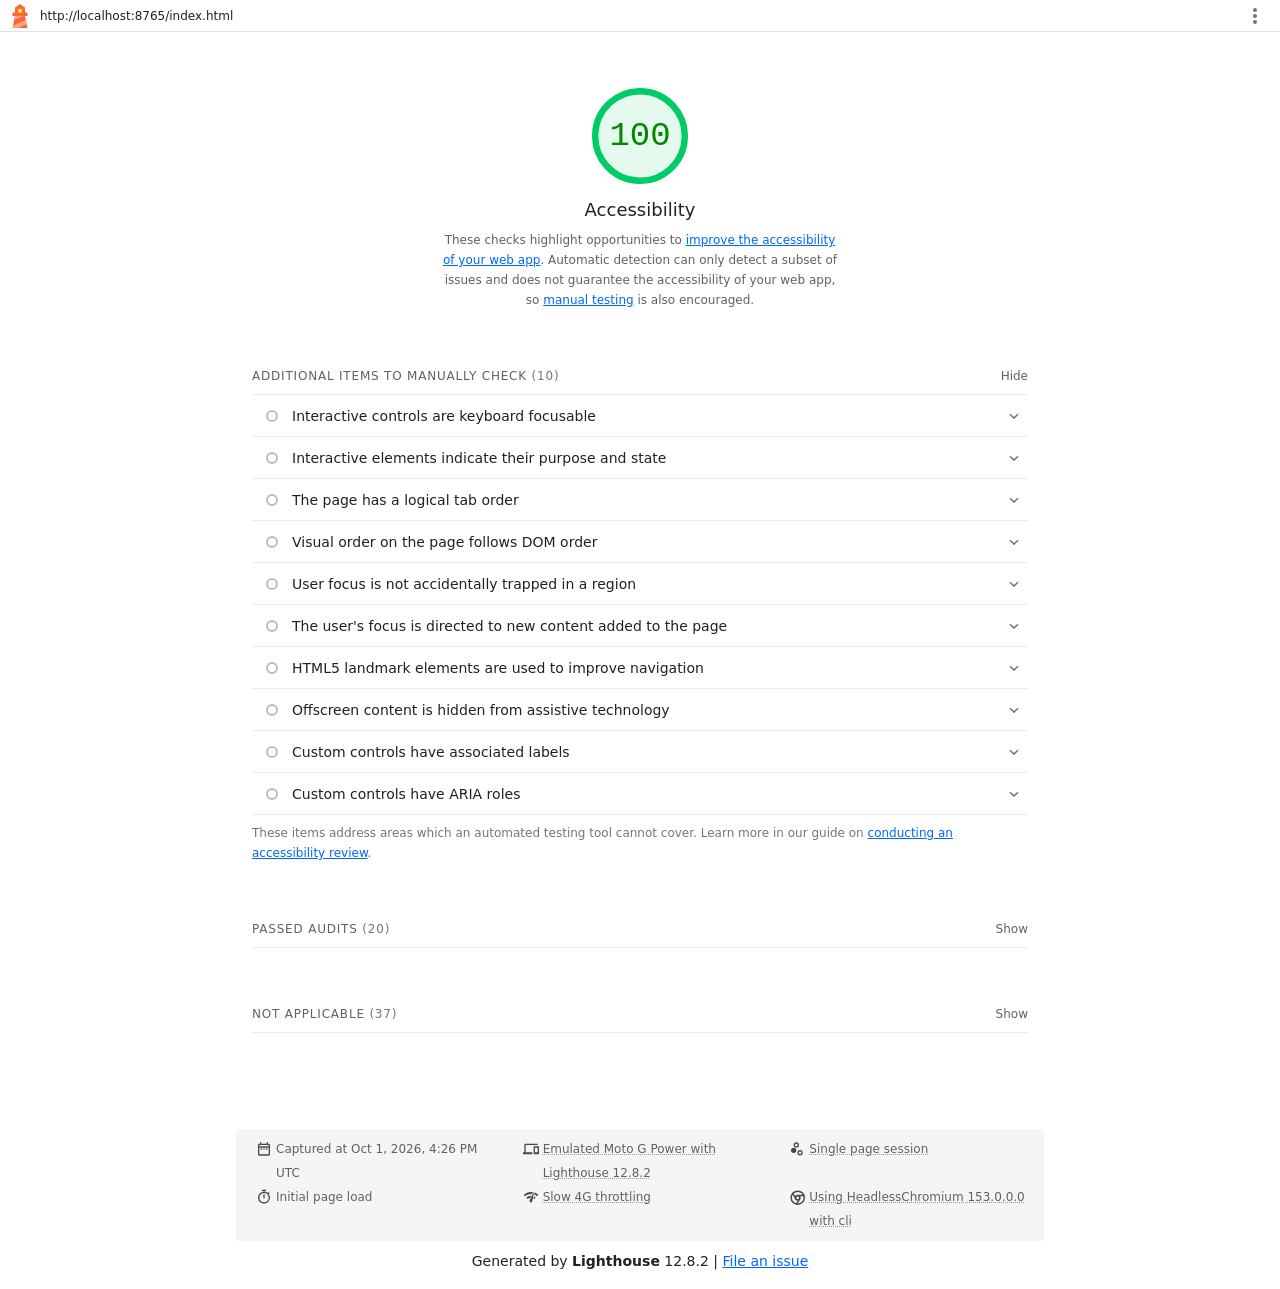
<file: audit/after.report.html>
<!--
@license
Copyright 2018 Google LLC
SPDX-License-Identifier: Apache-2.0
-->
<!doctype html>
<html lang="en">
<head>
  <meta charset="utf-8">
  <meta name="viewport" content="width=device-width, initial-scale=1, minimum-scale=1">
  <link rel="icon" href='data:image/svg+xml;utf8,<svg fill="none" xmlns="http://www.w3.org/2000/svg" viewBox="0 0 48 48"><path d="m14 7 10-7 10 7v10h5v7h-5l5 24H9l5-24H9v-7h5V7Z" fill="%23F63"/><path d="M31.561 24H14l-1.689 8.105L31.561 24ZM18.983 48H9l1.022-4.907L35.723 32.27l1.663 7.98L18.983 48Z" fill="%23FFA385"/><path fill="%23FF3" d="M20.5 10h7v7h-7z"/></svg>'>
  <title>Lighthouse Report</title>
  <style>body {margin: 0}</style>
</head>
<body>
  <noscript>Lighthouse report requires JavaScript. Please enable.</noscript>

  <div id="lh-log"></div>

  <script>window.__LIGHTHOUSE_JSON__ = {"lighthouseVersion":"12.8.2","requestedUrl":"http://localhost:8765/index.html","mainDocumentUrl":"http://localhost:8765/index.html","finalDisplayedUrl":"http://localhost:8765/index.html","finalUrl":"http://localhost:8765/index.html","fetchTime":"2026-10-01T16:26:35.733Z","gatherMode":"navigation","runWarnings":[],"userAgent":"Mozilla/5.0 (Windows NT 10.0; Win64; x64) AppleWebKit/537.36 (KHTML, like Gecko) HeadlessChrome/153.0.0.0 Safari/537.36","environment":{"networkUserAgent":"Mozilla/5.0 (Linux; Android 11; moto g power (2022)) AppleWebKit/537.36 (KHTML, like Gecko) Chrome/136.0.0.0 Mobile Safari/537.36","hostUserAgent":"Mozilla/5.0 (Windows NT 10.0; Win64; x64) AppleWebKit/537.36 (KHTML, like Gecko) HeadlessChrome/153.0.0.0 Safari/537.36","benchmarkIndex":3033,"credits":{"axe-core":"4.13.0"}},"audits":{"accesskeys":{"id":"accesskeys","title":"`[accesskey]` values are unique","description":"Access keys let users quickly focus a part of the page. For proper navigation, each access key must be unique. [Learn more about access keys](https://dequeuniversity.com/rules/axe/4.10/accesskeys).","score":null,"scoreDisplayMode":"notApplicable"},"aria-allowed-attr":{"id":"aria-allowed-attr","title":"`[aria-*]` attributes match their roles","description":"Each ARIA `role` supports a specific subset of `aria-*` attributes. Mismatching these invalidates the `aria-*` attributes. [Learn how to match ARIA attributes to their roles](https://dequeuniversity.com/rules/axe/4.10/aria-allowed-attr).","score":1,"scoreDisplayMode":"binary","details":{"type":"table","headings":[{"key":"node","valueType":"node","subItemsHeading":{"key":"relatedNode","valueType":"node"},"label":"Failing Elements"}],"items":[]}},"aria-allowed-role":{"id":"aria-allowed-role","title":"Uses ARIA roles only on compatible elements","description":"Many HTML elements can only be assigned certain ARIA roles. Using ARIA roles where they are not allowed can interfere with the accessibility of the web page. [Learn more about ARIA roles](https://dequeuniversity.com/rules/axe/4.10/aria-allowed-role).","score":null,"scoreDisplayMode":"notApplicable"},"aria-command-name":{"id":"aria-command-name","title":"`button`, `link`, and `menuitem` elements have accessible names","description":"When an element doesn't have an accessible name, screen readers announce it with a generic name, making it unusable for users who rely on screen readers. [Learn how to make command elements more accessible](https://dequeuniversity.com/rules/axe/4.10/aria-command-name).","score":null,"scoreDisplayMode":"notApplicable"},"aria-conditional-attr":{"id":"aria-conditional-attr","title":"ARIA attributes are used as specified for the element's role","description":"Some ARIA attributes are only allowed on an element under certain conditions. [Learn more about conditional ARIA attributes](https://dequeuniversity.com/rules/axe/4.10/aria-conditional-attr).","score":1,"scoreDisplayMode":"binary","details":{"type":"table","headings":[{"key":"node","valueType":"node","subItemsHeading":{"key":"relatedNode","valueType":"node"},"label":"Failing Elements"}],"items":[]}},"aria-deprecated-role":{"id":"aria-deprecated-role","title":"Deprecated ARIA roles were not used","description":"Deprecated ARIA roles may not be processed correctly by assistive technology. [Learn more about deprecated ARIA roles](https://dequeuniversity.com/rules/axe/4.10/aria-deprecated-role).","score":null,"scoreDisplayMode":"notApplicable"},"aria-dialog-name":{"id":"aria-dialog-name","title":"Elements with `role=\"dialog\"` or `role=\"alertdialog\"` have accessible names.","description":"ARIA dialog elements without accessible names may prevent screen readers users from discerning the purpose of these elements. [Learn how to make ARIA dialog elements more accessible](https://dequeuniversity.com/rules/axe/4.10/aria-dialog-name).","score":null,"scoreDisplayMode":"notApplicable"},"aria-hidden-body":{"id":"aria-hidden-body","title":"`[aria-hidden=\"true\"]` is not present on the document `\u003cbody>`","description":"Assistive technologies, like screen readers, work inconsistently when `aria-hidden=\"true\"` is set on the document `\u003cbody>`. [Learn how `aria-hidden` affects the document body](https://dequeuniversity.com/rules/axe/4.10/aria-hidden-body).","score":1,"scoreDisplayMode":"binary","details":{"type":"table","headings":[{"key":"node","valueType":"node","subItemsHeading":{"key":"relatedNode","valueType":"node"},"label":"Failing Elements"}],"items":[]}},"aria-hidden-focus":{"id":"aria-hidden-focus","title":"`[aria-hidden=\"true\"]` elements do not contain focusable descendents","description":"Focusable descendents within an `[aria-hidden=\"true\"]` element prevent those interactive elements from being available to users of assistive technologies like screen readers. [Learn how `aria-hidden` affects focusable elements](https://dequeuniversity.com/rules/axe/4.10/aria-hidden-focus).","score":1,"scoreDisplayMode":"binary","details":{"type":"table","headings":[{"key":"node","valueType":"node","subItemsHeading":{"key":"relatedNode","valueType":"node"},"label":"Failing Elements"}],"items":[]}},"aria-input-field-name":{"id":"aria-input-field-name","title":"ARIA input fields have accessible names","description":"When an input field doesn't have an accessible name, screen readers announce it with a generic name, making it unusable for users who rely on screen readers. [Learn more about input field labels](https://dequeuniversity.com/rules/axe/4.10/aria-input-field-name).","score":null,"scoreDisplayMode":"notApplicable"},"aria-meter-name":{"id":"aria-meter-name","title":"ARIA `meter` elements have accessible names","description":"When a meter element doesn't have an accessible name, screen readers announce it with a generic name, making it unusable for users who rely on screen readers. [Learn how to name `meter` elements](https://dequeuniversity.com/rules/axe/4.10/aria-meter-name).","score":null,"scoreDisplayMode":"notApplicable"},"aria-progressbar-name":{"id":"aria-progressbar-name","title":"ARIA `progressbar` elements have accessible names","description":"When a `progressbar` element doesn't have an accessible name, screen readers announce it with a generic name, making it unusable for users who rely on screen readers. [Learn how to label `progressbar` elements](https://dequeuniversity.com/rules/axe/4.10/aria-progressbar-name).","score":null,"scoreDisplayMode":"notApplicable"},"aria-prohibited-attr":{"id":"aria-prohibited-attr","title":"Elements use only permitted ARIA attributes","description":"Using ARIA attributes in roles where they are prohibited can mean that important information is not communicated to users of assistive technologies. [Learn more about prohibited ARIA roles](https://dequeuniversity.com/rules/axe/4.10/aria-prohibited-attr).","score":1,"scoreDisplayMode":"binary","details":{"type":"table","headings":[{"key":"node","valueType":"node","subItemsHeading":{"key":"relatedNode","valueType":"node"},"label":"Failing Elements"}],"items":[]}},"aria-required-attr":{"id":"aria-required-attr","title":"`[role]`s have all required `[aria-*]` attributes","description":"Some ARIA roles have required attributes that describe the state of the element to screen readers. [Learn more about roles and required attributes](https://dequeuniversity.com/rules/axe/4.10/aria-required-attr).","score":null,"scoreDisplayMode":"notApplicable"},"aria-required-children":{"id":"aria-required-children","title":"Elements with an ARIA `[role]` that require children to contain a specific `[role]` have all required children.","description":"Some ARIA parent roles must contain specific child roles to perform their intended accessibility functions. [Learn more about roles and required children elements](https://dequeuniversity.com/rules/axe/4.10/aria-required-children).","score":null,"scoreDisplayMode":"notApplicable"},"aria-required-parent":{"id":"aria-required-parent","title":"`[role]`s are contained by their required parent element","description":"Some ARIA child roles must be contained by specific parent roles to properly perform their intended accessibility functions. [Learn more about ARIA roles and required parent element](https://dequeuniversity.com/rules/axe/4.10/aria-required-parent).","score":null,"scoreDisplayMode":"notApplicable"},"aria-roles":{"id":"aria-roles","title":"`[role]` values are valid","description":"ARIA roles must have valid values in order to perform their intended accessibility functions. [Learn more about valid ARIA roles](https://dequeuniversity.com/rules/axe/4.10/aria-roles).","score":null,"scoreDisplayMode":"notApplicable"},"aria-text":{"id":"aria-text","title":"Elements with the `role=text` attribute do not have focusable descendents.","description":"Adding `role=text` around a text node split by markup enables VoiceOver to treat it as one phrase, but the element's focusable descendents will not be announced. [Learn more about the `role=text` attribute](https://dequeuniversity.com/rules/axe/4.10/aria-text).","score":null,"scoreDisplayMode":"notApplicable"},"aria-toggle-field-name":{"id":"aria-toggle-field-name","title":"ARIA toggle fields have accessible names","description":"When a toggle field doesn't have an accessible name, screen readers announce it with a generic name, making it unusable for users who rely on screen readers. [Learn more about toggle fields](https://dequeuniversity.com/rules/axe/4.10/aria-toggle-field-name).","score":null,"scoreDisplayMode":"notApplicable"},"aria-tooltip-name":{"id":"aria-tooltip-name","title":"ARIA `tooltip` elements have accessible names","description":"When a tooltip element doesn't have an accessible name, screen readers announce it with a generic name, making it unusable for users who rely on screen readers. [Learn how to name `tooltip` elements](https://dequeuniversity.com/rules/axe/4.10/aria-tooltip-name).","score":null,"scoreDisplayMode":"notApplicable"},"aria-treeitem-name":{"id":"aria-treeitem-name","title":"ARIA `treeitem` elements have accessible names","description":"When a `treeitem` element doesn't have an accessible name, screen readers announce it with a generic name, making it unusable for users who rely on screen readers. [Learn more about labeling `treeitem` elements](https://dequeuniversity.com/rules/axe/4.10/aria-treeitem-name).","score":null,"scoreDisplayMode":"notApplicable"},"aria-valid-attr-value":{"id":"aria-valid-attr-value","title":"`[aria-*]` attributes have valid values","description":"Assistive technologies, like screen readers, can't interpret ARIA attributes with invalid values. [Learn more about valid values for ARIA attributes](https://dequeuniversity.com/rules/axe/4.10/aria-valid-attr-value).","score":1,"scoreDisplayMode":"binary","details":{"type":"table","headings":[{"key":"node","valueType":"node","subItemsHeading":{"key":"relatedNode","valueType":"node"},"label":"Failing Elements"}],"items":[]}},"aria-valid-attr":{"id":"aria-valid-attr","title":"`[aria-*]` attributes are valid and not misspelled","description":"Assistive technologies, like screen readers, can't interpret ARIA attributes with invalid names. [Learn more about valid ARIA attributes](https://dequeuniversity.com/rules/axe/4.10/aria-valid-attr).","score":1,"scoreDisplayMode":"binary","details":{"type":"table","headings":[{"key":"node","valueType":"node","subItemsHeading":{"key":"relatedNode","valueType":"node"},"label":"Failing Elements"}],"items":[]}},"button-name":{"id":"button-name","title":"Buttons have an accessible name","description":"When a button doesn't have an accessible name, screen readers announce it as \"button\", making it unusable for users who rely on screen readers. [Learn how to make buttons more accessible](https://dequeuniversity.com/rules/axe/4.10/button-name).","score":null,"scoreDisplayMode":"notApplicable"},"bypass":{"id":"bypass","title":"The page contains a heading, skip link, or landmark region","description":"Adding ways to bypass repetitive content lets keyboard users navigate the page more efficiently. [Learn more about bypass blocks](https://dequeuniversity.com/rules/axe/4.10/bypass).","score":null,"scoreDisplayMode":"notApplicable"},"color-contrast":{"id":"color-contrast","title":"Background and foreground colors have a sufficient contrast ratio","description":"Low-contrast text is difficult or impossible for many users to read. [Learn how to provide sufficient color contrast](https://dequeuniversity.com/rules/axe/4.10/color-contrast).","score":1,"scoreDisplayMode":"binary","details":{"type":"table","headings":[{"key":"node","valueType":"node","subItemsHeading":{"key":"relatedNode","valueType":"node"},"label":"Failing Elements"}],"items":[]}},"definition-list":{"id":"definition-list","title":"`\u003cdl>`'s contain only properly-ordered `\u003cdt>` and `\u003cdd>` groups, `\u003cscript>`, `\u003ctemplate>` or `\u003cdiv>` elements.","description":"When definition lists are not properly marked up, screen readers may produce confusing or inaccurate output. [Learn how to structure definition lists correctly](https://dequeuniversity.com/rules/axe/4.10/definition-list).","score":null,"scoreDisplayMode":"notApplicable"},"dlitem":{"id":"dlitem","title":"Definition list items are wrapped in `\u003cdl>` elements","description":"Definition list items (`\u003cdt>` and `\u003cdd>`) must be wrapped in a parent `\u003cdl>` element to ensure that screen readers can properly announce them. [Learn how to structure definition lists correctly](https://dequeuniversity.com/rules/axe/4.10/dlitem).","score":null,"scoreDisplayMode":"notApplicable"},"document-title":{"id":"document-title","title":"Document has a `\u003ctitle>` element","description":"The title gives screen reader users an overview of the page, and search engine users rely on it heavily to determine if a page is relevant to their search. [Learn more about document titles](https://dequeuniversity.com/rules/axe/4.10/document-title).","score":1,"scoreDisplayMode":"binary","details":{"type":"table","headings":[{"key":"node","valueType":"node","subItemsHeading":{"key":"relatedNode","valueType":"node"},"label":"Failing Elements"}],"items":[]}},"duplicate-id-aria":{"id":"duplicate-id-aria","title":"ARIA IDs are unique","description":"The value of an ARIA ID must be unique to prevent other instances from being overlooked by assistive technologies. [Learn how to fix duplicate ARIA IDs](https://dequeuniversity.com/rules/axe/4.10/duplicate-id-aria).","score":null,"scoreDisplayMode":"notApplicable"},"empty-heading":{"id":"empty-heading","title":"All heading elements contain content.","description":"A heading with no content or inaccessible text prevent screen reader users from accessing information on the page's structure. [Learn more about headings](https://dequeuniversity.com/rules/axe/4.10/empty-heading).","score":null,"scoreDisplayMode":"notApplicable"},"form-field-multiple-labels":{"id":"form-field-multiple-labels","title":"No form fields have multiple labels","description":"Form fields with multiple labels can be confusingly announced by assistive technologies like screen readers which use either the first, the last, or all of the labels. [Learn how to use form labels](https://dequeuniversity.com/rules/axe/4.10/form-field-multiple-labels).","score":null,"scoreDisplayMode":"notApplicable"},"frame-title":{"id":"frame-title","title":"`\u003cframe>` or `\u003ciframe>` elements have a title","description":"Screen reader users rely on frame titles to describe the contents of frames. [Learn more about frame titles](https://dequeuniversity.com/rules/axe/4.10/frame-title).","score":null,"scoreDisplayMode":"notApplicable"},"heading-order":{"id":"heading-order","title":"Heading elements appear in a sequentially-descending order","description":"Properly ordered headings that do not skip levels convey the semantic structure of the page, making it easier to navigate and understand when using assistive technologies. [Learn more about heading order](https://dequeuniversity.com/rules/axe/4.10/heading-order).","score":1,"scoreDisplayMode":"binary","details":{"type":"table","headings":[{"key":"node","valueType":"node","subItemsHeading":{"key":"relatedNode","valueType":"node"},"label":"Failing Elements"}],"items":[]}},"html-has-lang":{"id":"html-has-lang","title":"`\u003chtml>` element has a `[lang]` attribute","description":"If a page doesn't specify a `lang` attribute, a screen reader assumes that the page is in the default language that the user chose when setting up the screen reader. If the page isn't actually in the default language, then the screen reader might not announce the page's text correctly. [Learn more about the `lang` attribute](https://dequeuniversity.com/rules/axe/4.10/html-has-lang).","score":1,"scoreDisplayMode":"binary","details":{"type":"table","headings":[{"key":"node","valueType":"node","subItemsHeading":{"key":"relatedNode","valueType":"node"},"label":"Failing Elements"}],"items":[]}},"html-lang-valid":{"id":"html-lang-valid","title":"`\u003chtml>` element has a valid value for its `[lang]` attribute","description":"Specifying a valid [BCP 47 language](https://www.w3.org/International/questions/qa-choosing-language-tags#question) helps screen readers announce text properly. [Learn how to use the `lang` attribute](https://dequeuniversity.com/rules/axe/4.10/html-lang-valid).","score":1,"scoreDisplayMode":"binary","details":{"type":"table","headings":[{"key":"node","valueType":"node","subItemsHeading":{"key":"relatedNode","valueType":"node"},"label":"Failing Elements"}],"items":[]}},"html-xml-lang-mismatch":{"id":"html-xml-lang-mismatch","title":"`\u003chtml>` element has an `[xml:lang]` attribute with the same base language as the `[lang]` attribute.","description":"If the webpage does not specify a consistent language, then the screen reader might not announce the page's text correctly. [Learn more about the `lang` attribute](https://dequeuniversity.com/rules/axe/4.10/html-xml-lang-mismatch).","score":null,"scoreDisplayMode":"notApplicable"},"identical-links-same-purpose":{"id":"identical-links-same-purpose","title":"Identical links have the same purpose.","description":"Links with the same destination should have the same description, to help users understand the link's purpose and decide whether to follow it. [Learn more about identical links](https://dequeuniversity.com/rules/axe/4.10/identical-links-same-purpose).","score":null,"scoreDisplayMode":"notApplicable"},"image-alt":{"id":"image-alt","title":"Image elements have `[alt]` attributes","description":"Informative elements should aim for short, descriptive alternate text. Decorative elements can be ignored with an empty alt attribute. [Learn more about the `alt` attribute](https://dequeuniversity.com/rules/axe/4.10/image-alt).","score":1,"scoreDisplayMode":"binary","details":{"type":"table","headings":[{"key":"node","valueType":"node","subItemsHeading":{"key":"relatedNode","valueType":"node"},"label":"Failing Elements"}],"items":[]}},"image-redundant-alt":{"id":"image-redundant-alt","title":"Image elements do not have `[alt]` attributes that are redundant text.","description":"Informative elements should aim for short, descriptive alternative text. Alternative text that is exactly the same as the text adjacent to the link or image is potentially confusing for screen reader users, because the text will be read twice. [Learn more about the `alt` attribute](https://dequeuniversity.com/rules/axe/4.10/image-redundant-alt).","score":1,"scoreDisplayMode":"binary","details":{"type":"table","headings":[{"key":"node","valueType":"node","subItemsHeading":{"key":"relatedNode","valueType":"node"},"label":"Failing Elements"}],"items":[]}},"input-button-name":{"id":"input-button-name","title":"Input buttons have discernible text.","description":"Adding discernable and accessible text to input buttons may help screen reader users understand the purpose of the input button. [Learn more about input buttons](https://dequeuniversity.com/rules/axe/4.10/input-button-name).","score":null,"scoreDisplayMode":"notApplicable"},"input-image-alt":{"id":"input-image-alt","title":"`\u003cinput type=\"image\">` elements have `[alt]` text","description":"When an image is being used as an `\u003cinput>` button, providing alternative text can help screen reader users understand the purpose of the button. [Learn about input image alt text](https://dequeuniversity.com/rules/axe/4.10/input-image-alt).","score":null,"scoreDisplayMode":"notApplicable"},"label-content-name-mismatch":{"id":"label-content-name-mismatch","title":"Elements with visible text labels have matching accessible names.","description":"Visible text labels that do not match the accessible name can result in a confusing experience for screen reader users. [Learn more about accessible names](https://dequeuniversity.com/rules/axe/4.10/label-content-name-mismatch).","score":1,"scoreDisplayMode":"binary","details":{"type":"table","headings":[{"key":"node","valueType":"node","subItemsHeading":{"key":"relatedNode","valueType":"node"},"label":"Failing Elements"}],"items":[]}},"label":{"id":"label","title":"Form elements have associated labels","description":"Labels ensure that form controls are announced properly by assistive technologies, like screen readers. [Learn more about form element labels](https://dequeuniversity.com/rules/axe/4.10/label).","score":null,"scoreDisplayMode":"notApplicable"},"landmark-one-main":{"id":"landmark-one-main","title":"Document has a main landmark.","description":"One main landmark helps screen reader users navigate a web page. [Learn more about landmarks](https://dequeuniversity.com/rules/axe/4.10/landmark-one-main).","score":null,"scoreDisplayMode":"notApplicable"},"link-name":{"id":"link-name","title":"Links have a discernible name","description":"Link text (and alternate text for images, when used as links) that is discernible, unique, and focusable improves the navigation experience for screen reader users. [Learn how to make links accessible](https://dequeuniversity.com/rules/axe/4.10/link-name).","score":1,"scoreDisplayMode":"binary","details":{"type":"table","headings":[{"key":"node","valueType":"node","subItemsHeading":{"key":"relatedNode","valueType":"node"},"label":"Failing Elements"}],"items":[]}},"link-in-text-block":{"id":"link-in-text-block","title":"Links are distinguishable without relying on color.","description":"Low-contrast text is difficult or impossible for many users to read. Link text that is discernible improves the experience for users with low vision. [Learn how to make links distinguishable](https://dequeuniversity.com/rules/axe/4.10/link-in-text-block).","score":null,"scoreDisplayMode":"notApplicable"},"list":{"id":"list","title":"Lists contain only `\u003cli>` elements and script supporting elements (`\u003cscript>` and `\u003ctemplate>`).","description":"Screen readers have a specific way of announcing lists. Ensuring proper list structure aids screen reader output. [Learn more about proper list structure](https://dequeuniversity.com/rules/axe/4.10/list).","score":1,"scoreDisplayMode":"binary","details":{"type":"table","headings":[{"key":"node","valueType":"node","subItemsHeading":{"key":"relatedNode","valueType":"node"},"label":"Failing Elements"}],"items":[]}},"listitem":{"id":"listitem","title":"List items (`\u003cli>`) are contained within `\u003cul>`, `\u003col>` or `\u003cmenu>` parent elements","description":"Screen readers require list items (`\u003cli>`) to be contained within a parent `\u003cul>`, `\u003col>` or `\u003cmenu>` to be announced properly. [Learn more about proper list structure](https://dequeuniversity.com/rules/axe/4.10/listitem).","score":1,"scoreDisplayMode":"binary","details":{"type":"table","headings":[{"key":"node","valueType":"node","subItemsHeading":{"key":"relatedNode","valueType":"node"},"label":"Failing Elements"}],"items":[]}},"meta-refresh":{"id":"meta-refresh","title":"The document does not use `\u003cmeta http-equiv=\"refresh\">`","description":"Users do not expect a page to refresh automatically, and doing so will move focus back to the top of the page. This may create a frustrating or confusing experience. [Learn more about the refresh meta tag](https://dequeuniversity.com/rules/axe/4.10/meta-refresh).","score":null,"scoreDisplayMode":"notApplicable"},"meta-viewport":{"id":"meta-viewport","title":"`[user-scalable=\"no\"]` is not used in the `\u003cmeta name=\"viewport\">` element and the `[maximum-scale]` attribute is not less than 5.","description":"Disabling zooming is problematic for users with low vision who rely on screen magnification to properly see the contents of a web page. [Learn more about the viewport meta tag](https://dequeuniversity.com/rules/axe/4.10/meta-viewport).","score":1,"scoreDisplayMode":"binary","details":{"type":"table","headings":[{"key":"node","valueType":"node","subItemsHeading":{"key":"relatedNode","valueType":"node"},"label":"Failing Elements"}],"items":[]}},"object-alt":{"id":"object-alt","title":"`\u003cobject>` elements have alternate text","description":"Screen readers cannot translate non-text content. Adding alternate text to `\u003cobject>` elements helps screen readers convey meaning to users. [Learn more about alt text for `object` elements](https://dequeuniversity.com/rules/axe/4.10/object-alt).","score":null,"scoreDisplayMode":"notApplicable"},"select-name":{"id":"select-name","title":"Select elements have associated label elements.","description":"Form elements without effective labels can create frustrating experiences for screen reader users. [Learn more about the `select` element](https://dequeuniversity.com/rules/axe/4.10/select-name).","score":null,"scoreDisplayMode":"notApplicable"},"skip-link":{"id":"skip-link","title":"Skip links are focusable.","description":"Including a skip link can help users skip to the main content to save time. [Learn more about skip links](https://dequeuniversity.com/rules/axe/4.10/skip-link).","score":1,"scoreDisplayMode":"binary","details":{"type":"table","headings":[{"key":"node","valueType":"node","subItemsHeading":{"key":"relatedNode","valueType":"node"},"label":"Failing Elements"}],"items":[]}},"tabindex":{"id":"tabindex","title":"No element has a `[tabindex]` value greater than 0","description":"A value greater than 0 implies an explicit navigation ordering. Although technically valid, this often creates frustrating experiences for users who rely on assistive technologies. [Learn more about the `tabindex` attribute](https://dequeuniversity.com/rules/axe/4.10/tabindex).","score":null,"scoreDisplayMode":"notApplicable"},"table-duplicate-name":{"id":"table-duplicate-name","title":"Tables have different content in the summary attribute and `\u003ccaption>`.","description":"The summary attribute should describe the table structure, while `\u003ccaption>` should have the onscreen title. Accurate table mark-up helps users of screen readers. [Learn more about summary and caption](https://dequeuniversity.com/rules/axe/4.10/table-duplicate-name).","score":null,"scoreDisplayMode":"notApplicable"},"table-fake-caption":{"id":"table-fake-caption","title":"Tables use `\u003ccaption>` instead of cells with the `[colspan]` attribute to indicate a caption.","description":"Screen readers have features to make navigating tables easier. Ensuring that tables use the actual caption element instead of cells with the `[colspan]` attribute may improve the experience for screen reader users. [Learn more about captions](https://dequeuniversity.com/rules/axe/4.10/table-fake-caption).","score":null,"scoreDisplayMode":"notApplicable"},"target-size":{"id":"target-size","title":"Touch targets have sufficient size and spacing.","description":"Touch targets with sufficient size and spacing help users who may have difficulty targeting small controls to activate the targets. [Learn more about touch targets](https://dequeuniversity.com/rules/axe/4.10/target-size).","score":1,"scoreDisplayMode":"binary","details":{"type":"table","headings":[{"key":"node","valueType":"node","subItemsHeading":{"key":"relatedNode","valueType":"node"},"label":"Failing Elements"}],"items":[]}},"td-has-header":{"id":"td-has-header","title":"`\u003ctd>` elements in a large `\u003ctable>` have one or more table headers.","description":"Screen readers have features to make navigating tables easier. Ensuring that `\u003ctd>` elements in a large table (3 or more cells in width and height) have an associated table header may improve the experience for screen reader users. [Learn more about table headers](https://dequeuniversity.com/rules/axe/4.10/td-has-header).","score":null,"scoreDisplayMode":"notApplicable"},"td-headers-attr":{"id":"td-headers-attr","title":"Cells in a `\u003ctable>` element that use the `[headers]` attribute refer to table cells within the same table.","description":"Screen readers have features to make navigating tables easier. Ensuring `\u003ctd>` cells using the `[headers]` attribute only refer to other cells in the same table may improve the experience for screen reader users. [Learn more about the `headers` attribute](https://dequeuniversity.com/rules/axe/4.10/td-headers-attr).","score":null,"scoreDisplayMode":"notApplicable"},"th-has-data-cells":{"id":"th-has-data-cells","title":"`\u003cth>` elements and elements with `[role=\"columnheader\"/\"rowheader\"]` have data cells they describe.","description":"Screen readers have features to make navigating tables easier. Ensuring table headers always refer to some set of cells may improve the experience for screen reader users. [Learn more about table headers](https://dequeuniversity.com/rules/axe/4.10/th-has-data-cells).","score":null,"scoreDisplayMode":"notApplicable"},"valid-lang":{"id":"valid-lang","title":"`[lang]` attributes have a valid value","description":"Specifying a valid [BCP 47 language](https://www.w3.org/International/questions/qa-choosing-language-tags#question) on elements helps ensure that text is pronounced correctly by a screen reader. [Learn how to use the `lang` attribute](https://dequeuniversity.com/rules/axe/4.10/valid-lang).","score":null,"scoreDisplayMode":"notApplicable"},"video-caption":{"id":"video-caption","title":"`\u003cvideo>` elements contain a `\u003ctrack>` element with `[kind=\"captions\"]`","description":"When a video provides a caption it is easier for deaf and hearing impaired users to access its information. [Learn more about video captions](https://dequeuniversity.com/rules/axe/4.10/video-caption).","score":null,"scoreDisplayMode":"notApplicable"},"custom-controls-labels":{"id":"custom-controls-labels","title":"Custom controls have associated labels","description":"Custom interactive controls have associated labels, provided by aria-label or aria-labelledby. [Learn more about custom controls and labels](https://developer.chrome.com/docs/lighthouse/accessibility/custom-controls-labels/).","score":null,"scoreDisplayMode":"manual"},"custom-controls-roles":{"id":"custom-controls-roles","title":"Custom controls have ARIA roles","description":"Custom interactive controls have appropriate ARIA roles. [Learn how to add roles to custom controls](https://developer.chrome.com/docs/lighthouse/accessibility/custom-control-roles/).","score":null,"scoreDisplayMode":"manual"},"focus-traps":{"id":"focus-traps","title":"User focus is not accidentally trapped in a region","description":"A user can tab into and out of any control or region without accidentally trapping their focus. [Learn how to avoid focus traps](https://developer.chrome.com/docs/lighthouse/accessibility/focus-traps/).","score":null,"scoreDisplayMode":"manual"},"focusable-controls":{"id":"focusable-controls","title":"Interactive controls are keyboard focusable","description":"Custom interactive controls are keyboard focusable and display a focus indicator. [Learn how to make custom controls focusable](https://developer.chrome.com/docs/lighthouse/accessibility/focusable-controls/).","score":null,"scoreDisplayMode":"manual"},"interactive-element-affordance":{"id":"interactive-element-affordance","title":"Interactive elements indicate their purpose and state","description":"Interactive elements, such as links and buttons, should indicate their state and be distinguishable from non-interactive elements. [Learn how to decorate interactive elements with affordance hints](https://developer.chrome.com/docs/lighthouse/accessibility/interactive-element-affordance/).","score":null,"scoreDisplayMode":"manual"},"logical-tab-order":{"id":"logical-tab-order","title":"The page has a logical tab order","description":"Tabbing through the page follows the visual layout. Users cannot focus elements that are offscreen. [Learn more about logical tab ordering](https://developer.chrome.com/docs/lighthouse/accessibility/logical-tab-order/).","score":null,"scoreDisplayMode":"manual"},"managed-focus":{"id":"managed-focus","title":"The user's focus is directed to new content added to the page","description":"If new content, such as a dialog, is added to the page, the user's focus is directed to it. [Learn how to direct focus to new content](https://developer.chrome.com/docs/lighthouse/accessibility/managed-focus/).","score":null,"scoreDisplayMode":"manual"},"offscreen-content-hidden":{"id":"offscreen-content-hidden","title":"Offscreen content is hidden from assistive technology","description":"Offscreen content is hidden with display: none or aria-hidden=true. [Learn how to properly hide offscreen content](https://developer.chrome.com/docs/lighthouse/accessibility/offscreen-content-hidden/).","score":null,"scoreDisplayMode":"manual"},"use-landmarks":{"id":"use-landmarks","title":"HTML5 landmark elements are used to improve navigation","description":"Landmark elements (`\u003cmain>`, `\u003cnav>`, etc.) are used to improve the keyboard navigation of the page for assistive technology. [Learn more about landmark elements](https://developer.chrome.com/docs/lighthouse/accessibility/use-landmarks/).","score":null,"scoreDisplayMode":"manual"},"visual-order-follows-dom":{"id":"visual-order-follows-dom","title":"Visual order on the page follows DOM order","description":"DOM order matches the visual order, improving navigation for assistive technology. [Learn more about DOM and visual ordering](https://developer.chrome.com/docs/lighthouse/accessibility/visual-order-follows-dom/).","score":null,"scoreDisplayMode":"manual"}},"configSettings":{"output":["html","json"],"maxWaitForFcp":30000,"maxWaitForLoad":45000,"pauseAfterFcpMs":1000,"pauseAfterLoadMs":1000,"networkQuietThresholdMs":1000,"cpuQuietThresholdMs":1000,"formFactor":"mobile","throttling":{"rttMs":150,"throughputKbps":1638.4,"requestLatencyMs":562.5,"downloadThroughputKbps":1474.5600000000002,"uploadThroughputKbps":675,"cpuSlowdownMultiplier":4},"throttlingMethod":"simulate","screenEmulation":{"mobile":true,"width":412,"height":823,"deviceScaleFactor":1.75,"disabled":false},"emulatedUserAgent":"Mozilla/5.0 (Linux; Android 11; moto g power (2022)) AppleWebKit/537.36 (KHTML, like Gecko) Chrome/136.0.0.0 Mobile Safari/537.36","auditMode":false,"gatherMode":false,"clearStorageTypes":["file_systems","shader_cache","service_workers","cache_storage"],"disableStorageReset":false,"debugNavigation":false,"channel":"cli","usePassiveGathering":false,"disableFullPageScreenshot":false,"skipAboutBlank":false,"blankPage":"about:blank","ignoreStatusCode":false,"locale":"en-US","blockedUrlPatterns":null,"additionalTraceCategories":null,"extraHeaders":null,"precomputedLanternData":null,"onlyAudits":null,"onlyCategories":["accessibility"],"skipAudits":null},"categories":{"accessibility":{"title":"Accessibility","description":"These checks highlight opportunities to [improve the accessibility of your web app](https://developer.chrome.com/docs/lighthouse/accessibility/). Automatic detection can only detect a subset of issues and does not guarantee the accessibility of your web app, so [manual testing](https://web.dev/articles/how-to-review) is also encouraged.","manualDescription":"These items address areas which an automated testing tool cannot cover. Learn more in our guide on [conducting an accessibility review](https://web.dev/articles/how-to-review).","supportedModes":["navigation","snapshot"],"auditRefs":[{"id":"accesskeys","weight":0,"group":"a11y-navigation"},{"id":"aria-allowed-attr","weight":10,"group":"a11y-aria"},{"id":"aria-allowed-role","weight":0,"group":"a11y-aria"},{"id":"aria-command-name","weight":0,"group":"a11y-aria"},{"id":"aria-conditional-attr","weight":7,"group":"a11y-aria"},{"id":"aria-deprecated-role","weight":0,"group":"a11y-aria"},{"id":"aria-dialog-name","weight":0,"group":"a11y-aria"},{"id":"aria-hidden-body","weight":10,"group":"a11y-aria"},{"id":"aria-hidden-focus","weight":7,"group":"a11y-aria"},{"id":"aria-input-field-name","weight":0,"group":"a11y-aria"},{"id":"aria-meter-name","weight":0,"group":"a11y-aria"},{"id":"aria-progressbar-name","weight":0,"group":"a11y-aria"},{"id":"aria-prohibited-attr","weight":7,"group":"a11y-aria"},{"id":"aria-required-attr","weight":0,"group":"a11y-aria"},{"id":"aria-required-children","weight":0,"group":"a11y-aria"},{"id":"aria-required-parent","weight":0,"group":"a11y-aria"},{"id":"aria-roles","weight":0,"group":"a11y-aria"},{"id":"aria-text","weight":0,"group":"a11y-aria"},{"id":"aria-toggle-field-name","weight":0,"group":"a11y-aria"},{"id":"aria-tooltip-name","weight":0,"group":"a11y-aria"},{"id":"aria-treeitem-name","weight":0,"group":"a11y-aria"},{"id":"aria-valid-attr-value","weight":10,"group":"a11y-aria"},{"id":"aria-valid-attr","weight":10,"group":"a11y-aria"},{"id":"button-name","weight":0,"group":"a11y-names-labels"},{"id":"bypass","weight":0,"group":"a11y-navigation"},{"id":"color-contrast","weight":7,"group":"a11y-color-contrast"},{"id":"definition-list","weight":0,"group":"a11y-tables-lists"},{"id":"dlitem","weight":0,"group":"a11y-tables-lists"},{"id":"document-title","weight":7,"group":"a11y-names-labels"},{"id":"duplicate-id-aria","weight":0,"group":"a11y-aria"},{"id":"form-field-multiple-labels","weight":0,"group":"a11y-names-labels"},{"id":"frame-title","weight":0,"group":"a11y-names-labels"},{"id":"heading-order","weight":3,"group":"a11y-navigation"},{"id":"html-has-lang","weight":7,"group":"a11y-language"},{"id":"html-lang-valid","weight":7,"group":"a11y-language"},{"id":"html-xml-lang-mismatch","weight":0,"group":"a11y-language"},{"id":"image-alt","weight":10,"group":"a11y-names-labels"},{"id":"image-redundant-alt","weight":1,"group":"a11y-names-labels"},{"id":"input-button-name","weight":0,"group":"a11y-names-labels"},{"id":"input-image-alt","weight":0,"group":"a11y-names-labels"},{"id":"label","weight":0,"group":"a11y-names-labels"},{"id":"link-in-text-block","weight":0,"group":"a11y-color-contrast"},{"id":"link-name","weight":7,"group":"a11y-names-labels"},{"id":"list","weight":7,"group":"a11y-tables-lists"},{"id":"listitem","weight":7,"group":"a11y-tables-lists"},{"id":"meta-refresh","weight":0,"group":"a11y-best-practices"},{"id":"meta-viewport","weight":10,"group":"a11y-best-practices"},{"id":"object-alt","weight":0,"group":"a11y-names-labels"},{"id":"select-name","weight":0,"group":"a11y-names-labels"},{"id":"skip-link","weight":3,"group":"a11y-names-labels"},{"id":"tabindex","weight":0,"group":"a11y-navigation"},{"id":"table-duplicate-name","weight":0,"group":"a11y-tables-lists"},{"id":"target-size","weight":7,"group":"a11y-best-practices"},{"id":"td-headers-attr","weight":0,"group":"a11y-tables-lists"},{"id":"th-has-data-cells","weight":0,"group":"a11y-tables-lists"},{"id":"valid-lang","weight":0,"group":"a11y-language"},{"id":"video-caption","weight":0,"group":"a11y-audio-video"},{"id":"focusable-controls","weight":0},{"id":"interactive-element-affordance","weight":0},{"id":"logical-tab-order","weight":0},{"id":"visual-order-follows-dom","weight":0},{"id":"focus-traps","weight":0},{"id":"managed-focus","weight":0},{"id":"use-landmarks","weight":0},{"id":"offscreen-content-hidden","weight":0},{"id":"custom-controls-labels","weight":0},{"id":"custom-controls-roles","weight":0},{"id":"empty-heading","weight":0,"group":"hidden"},{"id":"identical-links-same-purpose","weight":0,"group":"hidden"},{"id":"landmark-one-main","weight":0,"group":"hidden"},{"id":"label-content-name-mismatch","weight":0,"group":"hidden"},{"id":"table-fake-caption","weight":0,"group":"hidden"},{"id":"td-has-header","weight":0,"group":"hidden"}],"id":"accessibility","score":1}},"categoryGroups":{"metrics":{"title":"Metrics"},"insights":{"title":"Insights","description":"These insights are also available in the Chrome DevTools Performance Panel - [record a trace](https://developer.chrome.com/docs/devtools/performance/reference) to view more detailed information."},"diagnostics":{"title":"Diagnostics","description":"More information about the performance of your application. These numbers don't [directly affect](https://developer.chrome.com/docs/lighthouse/performance/performance-scoring/) the Performance score."},"a11y-best-practices":{"title":"Best practices","description":"These items highlight common accessibility best practices."},"a11y-color-contrast":{"title":"Contrast","description":"These are opportunities to improve the legibility of your content."},"a11y-names-labels":{"title":"Names and labels","description":"These are opportunities to improve the semantics of the controls in your application. This may enhance the experience for users of assistive technology, like a screen reader."},"a11y-navigation":{"title":"Navigation","description":"These are opportunities to improve keyboard navigation in your application."},"a11y-aria":{"title":"ARIA","description":"These are opportunities to improve the usage of ARIA in your application which may enhance the experience for users of assistive technology, like a screen reader."},"a11y-language":{"title":"Internationalization and localization","description":"These are opportunities to improve the interpretation of your content by users in different locales."},"a11y-audio-video":{"title":"Audio and video","description":"These are opportunities to provide alternative content for audio and video. This may improve the experience for users with hearing or vision impairments."},"a11y-tables-lists":{"title":"Tables and lists","description":"These are opportunities to improve the experience of reading tabular or list data using assistive technology, like a screen reader."},"seo-mobile":{"title":"Mobile Friendly","description":"Make sure your pages are mobile friendly so users don’t have to pinch or zoom in order to read the content pages. [Learn how to make pages mobile-friendly](https://developers.google.com/search/mobile-sites/)."},"seo-content":{"title":"Content Best Practices","description":"Format your HTML in a way that enables crawlers to better understand your app’s content."},"seo-crawl":{"title":"Crawling and Indexing","description":"To appear in search results, crawlers need access to your app."},"best-practices-trust-safety":{"title":"Trust and Safety"},"best-practices-ux":{"title":"User Experience"},"best-practices-browser-compat":{"title":"Browser Compatibility"},"best-practices-general":{"title":"General"},"hidden":{"title":""}},"stackPacks":[],"entities":[{"name":"localhost","origins":["http://localhost:8765"],"isFirstParty":true,"isUnrecognized":true},{"name":"Google Fonts","homepage":"https://fonts.google.com/","origins":["https://fonts.googleapis.com","https://fonts.gstatic.com"],"category":"cdn"}],"fullPageScreenshot":{"screenshot":{"data":"[data-uri]","width":412,"height":2057},"nodes":{"1-0-A":{"id":"","top":12,"bottom":45,"left":132,"right":280,"width":149,"height":33},"1-1-HEADER":{"id":"","top":0,"bottom":110,"left":0,"right":412,"width":412,"height":110},"1-2-BODY":{"id":"","top":0,"bottom":2057,"left":0,"right":412,"width":412,"height":2057}}},"timing":{"entries":[{"startTime":1519.96,"name":"lh:config","duration":581.04,"entryType":"measure"},{"startTime":1521.15,"name":"lh:config:resolveArtifactsToDefns","duration":76.85,"entryType":"measure"},{"startTime":2101.13,"name":"lh:runner:gather","duration":5582.54,"entryType":"measure"},{"startTime":2166.52,"name":"lh:driver:connect","duration":8.32,"entryType":"measure"},{"startTime":2175.11,"name":"lh:driver:navigate","duration":10.7,"entryType":"measure"},{"startTime":2186.85,"name":"lh:gather:getBenchmarkIndex","duration":1005.56,"entryType":"measure"},{"startTime":3192.63,"name":"lh:gather:getVersion","duration":2.26,"entryType":"measure"},{"startTime":3195.18,"name":"lh:gather:getDevicePixelRatio","duration":1.87,"entryType":"measure"},{"startTime":3198.79,"name":"lh:prepare:navigationMode","duration":98.56,"entryType":"measure"},{"startTime":3217.78,"name":"lh:storage:clearDataForOrigin","duration":11.21,"entryType":"measure"},{"startTime":3229.22,"name":"lh:storage:clearBrowserCaches","duration":63.32,"entryType":"measure"},{"startTime":3294.92,"name":"lh:gather:prepareThrottlingAndNetwork","duration":2.38,"entryType":"measure"},{"startTime":3308.69,"name":"lh:driver:navigate","duration":2686.13,"entryType":"measure"},{"startTime":6026.08,"name":"lh:computed:NetworkRecords","duration":5.74,"entryType":"measure"},{"startTime":6033.62,"name":"lh:gather:getArtifact:DevtoolsLog","duration":0.07,"entryType":"measure"},{"startTime":6033.72,"name":"lh:gather:getArtifact:Accessibility","duration":359.38,"entryType":"measure"},{"startTime":6393.37,"name":"lh:gather:getArtifact:NetworkUserAgent","duration":0.1,"entryType":"measure"},{"startTime":6393.48,"name":"lh:gather:getArtifact:Stacks","duration":23.51,"entryType":"measure"},{"startTime":6393.59,"name":"lh:gather:collectStacks","duration":23.37,"entryType":"measure"},{"startTime":6417.01,"name":"lh:gather:getArtifact:FullPageScreenshot","duration":1224,"entryType":"measure"},{"startTime":7688.39,"name":"lh:runner:audit","duration":441.96,"entryType":"measure"},{"startTime":7688.67,"name":"lh:runner:auditing","duration":441.19,"entryType":"measure"},{"startTime":7693.45,"name":"lh:audit:accesskeys","duration":8.46,"entryType":"measure"},{"startTime":7705.87,"name":"lh:audit:aria-allowed-attr","duration":11.72,"entryType":"measure"},{"startTime":7718.92,"name":"lh:audit:aria-allowed-role","duration":6.07,"entryType":"measure"},{"startTime":7725.64,"name":"lh:audit:aria-command-name","duration":5.71,"entryType":"measure"},{"startTime":7732.36,"name":"lh:audit:aria-conditional-attr","duration":16.58,"entryType":"measure"},{"startTime":7749.38,"name":"lh:audit:aria-deprecated-role","duration":1.34,"entryType":"measure"},{"startTime":7751.81,"name":"lh:audit:aria-dialog-name","duration":14.16,"entryType":"measure"},{"startTime":7766.4,"name":"lh:audit:aria-hidden-body","duration":16.36,"entryType":"measure"},{"startTime":7783.73,"name":"lh:audit:aria-hidden-focus","duration":8.15,"entryType":"measure"},{"startTime":7792.36,"name":"lh:audit:aria-input-field-name","duration":5.35,"entryType":"measure"},{"startTime":7798.2,"name":"lh:audit:aria-meter-name","duration":2.44,"entryType":"measure"},{"startTime":7815.53,"name":"lh:audit:aria-progressbar-name","duration":9.26,"entryType":"measure"},{"startTime":7825.16,"name":"lh:audit:aria-prohibited-attr","duration":9.52,"entryType":"measure"},{"startTime":7835.02,"name":"lh:audit:aria-required-attr","duration":6.33,"entryType":"measure"},{"startTime":7841.73,"name":"lh:audit:aria-required-children","duration":7.22,"entryType":"measure"},{"startTime":7849.47,"name":"lh:audit:aria-required-parent","duration":9.65,"entryType":"measure"},{"startTime":7859.45,"name":"lh:audit:aria-roles","duration":7.09,"entryType":"measure"},{"startTime":7866.88,"name":"lh:audit:aria-text","duration":6.44,"entryType":"measure"},{"startTime":7874.04,"name":"lh:audit:aria-toggle-field-name","duration":1.84,"entryType":"measure"},{"startTime":7876.23,"name":"lh:audit:aria-tooltip-name","duration":5.13,"entryType":"measure"},{"startTime":7881.66,"name":"lh:audit:aria-treeitem-name","duration":1.82,"entryType":"measure"},{"startTime":7883.74,"name":"lh:audit:aria-valid-attr-value","duration":5.57,"entryType":"measure"},{"startTime":7889.59,"name":"lh:audit:aria-valid-attr","duration":9.98,"entryType":"measure"},{"startTime":7899.87,"name":"lh:audit:button-name","duration":4.81,"entryType":"measure"},{"startTime":7905.04,"name":"lh:audit:bypass","duration":4.72,"entryType":"measure"},{"startTime":7910.11,"name":"lh:audit:color-contrast","duration":5.37,"entryType":"measure"},{"startTime":7916.14,"name":"lh:audit:definition-list","duration":7.21,"entryType":"measure"},{"startTime":7923.67,"name":"lh:audit:dlitem","duration":5.61,"entryType":"measure"},{"startTime":7929.69,"name":"lh:audit:document-title","duration":9.57,"entryType":"measure"},{"startTime":7939.53,"name":"lh:audit:duplicate-id-aria","duration":6.11,"entryType":"measure"},{"startTime":7946.35,"name":"lh:audit:empty-heading","duration":3.17,"entryType":"measure"},{"startTime":7949.81,"name":"lh:audit:form-field-multiple-labels","duration":1.96,"entryType":"measure"},{"startTime":7952.18,"name":"lh:audit:frame-title","duration":4.08,"entryType":"measure"},{"startTime":7956.55,"name":"lh:audit:heading-order","duration":16.17,"entryType":"measure"},{"startTime":7973.33,"name":"lh:audit:html-has-lang","duration":6.84,"entryType":"measure"},{"startTime":7980.66,"name":"lh:audit:html-lang-valid","duration":3.65,"entryType":"measure"},{"startTime":7984.8,"name":"lh:audit:html-xml-lang-mismatch","duration":5.33,"entryType":"measure"},{"startTime":7990.42,"name":"lh:audit:identical-links-same-purpose","duration":5.99,"entryType":"measure"},{"startTime":7996.76,"name":"lh:audit:image-alt","duration":4.51,"entryType":"measure"},{"startTime":8004.93,"name":"lh:audit:image-redundant-alt","duration":4.37,"entryType":"measure"},{"startTime":8009.6,"name":"lh:audit:input-button-name","duration":5.53,"entryType":"measure"},{"startTime":8015.43,"name":"lh:audit:input-image-alt","duration":10.8,"entryType":"measure"},{"startTime":8026.48,"name":"lh:audit:label-content-name-mismatch","duration":5.2,"entryType":"measure"},{"startTime":8031.95,"name":"lh:audit:label","duration":2.78,"entryType":"measure"},{"startTime":8035.08,"name":"lh:audit:landmark-one-main","duration":5,"entryType":"measure"},{"startTime":8040.36,"name":"lh:audit:link-name","duration":3.02,"entryType":"measure"},{"startTime":8043.59,"name":"lh:audit:link-in-text-block","duration":4.14,"entryType":"measure"},{"startTime":8048,"name":"lh:audit:list","duration":3.42,"entryType":"measure"},{"startTime":8051.68,"name":"lh:audit:listitem","duration":5.01,"entryType":"measure"},{"startTime":8056.98,"name":"lh:audit:meta-refresh","duration":16.06,"entryType":"measure"},{"startTime":8073.4,"name":"lh:audit:meta-viewport","duration":3.29,"entryType":"measure"},{"startTime":8080.01,"name":"lh:audit:object-alt","duration":2.6,"entryType":"measure"},{"startTime":8082.86,"name":"lh:audit:select-name","duration":2.22,"entryType":"measure"},{"startTime":8086.52,"name":"lh:audit:skip-link","duration":3.63,"entryType":"measure"},{"startTime":8090.39,"name":"lh:audit:tabindex","duration":2.21,"entryType":"measure"},{"startTime":8092.81,"name":"lh:audit:table-duplicate-name","duration":4.33,"entryType":"measure"},{"startTime":8097.37,"name":"lh:audit:table-fake-caption","duration":2.21,"entryType":"measure"},{"startTime":8099.77,"name":"lh:audit:target-size","duration":4.14,"entryType":"measure"},{"startTime":8104.23,"name":"lh:audit:td-has-header","duration":10.11,"entryType":"measure"},{"startTime":8114.61,"name":"lh:audit:td-headers-attr","duration":2.39,"entryType":"measure"},{"startTime":8117.22,"name":"lh:audit:th-has-data-cells","duration":4.04,"entryType":"measure"},{"startTime":8121.49,"name":"lh:audit:valid-lang","duration":2.53,"entryType":"measure"},{"startTime":8124.23,"name":"lh:audit:video-caption","duration":5.1,"entryType":"measure"},{"startTime":8129.41,"name":"lh:audit:custom-controls-labels","duration":0.21,"entryType":"measure"},{"startTime":8129.63,"name":"lh:audit:custom-controls-roles","duration":0.01,"entryType":"measure"},{"startTime":8129.66,"name":"lh:audit:focus-traps","duration":0.01,"entryType":"measure"},{"startTime":8129.67,"name":"lh:audit:focusable-controls","duration":0.01,"entryType":"measure"},{"startTime":8129.69,"name":"lh:audit:interactive-element-affordance","duration":0.08,"entryType":"measure"},{"startTime":8129.77,"name":"lh:audit:logical-tab-order","duration":0.01,"entryType":"measure"},{"startTime":8129.79,"name":"lh:audit:managed-focus","duration":0.01,"entryType":"measure"},{"startTime":8129.8,"name":"lh:audit:offscreen-content-hidden","duration":0.01,"entryType":"measure"},{"startTime":8129.82,"name":"lh:audit:use-landmarks","duration":0.01,"entryType":"measure"},{"startTime":8129.83,"name":"lh:audit:visual-order-follows-dom","duration":0.01,"entryType":"measure"},{"startTime":8129.87,"name":"lh:runner:generate","duration":0.47,"entryType":"measure"},{"startTime":8130.95,"name":"lh:computed:EntityClassification","duration":1.69,"entryType":"measure"}],"total":6024.5},"i18n":{"rendererFormattedStrings":{"calculatorLink":"See calculator.","collapseView":"Collapse view","crcInitialNavigation":"Initial Navigation","crcLongestDurationLabel":"Maximum critical path latency:","dropdownCopyJSON":"Copy JSON","dropdownDarkTheme":"Toggle Dark Theme","dropdownPrintExpanded":"Print Expanded","dropdownPrintSummary":"Print Summary","dropdownSaveGist":"Save as Gist","dropdownSaveHTML":"Save as HTML","dropdownSaveJSON":"Save as JSON","dropdownViewUnthrottledTrace":"View Unthrottled Trace","dropdownViewer":"Open in Viewer","errorLabel":"Error!","errorMissingAuditInfo":"Report error: no audit information","expandView":"Expand view","firstPartyChipLabel":"1st party","footerIssue":"File an issue","goBackToAudits":"Go back to audits","hide":"Hide","insightsNotice":"Later this year, insights will replace performance audits. [Learn more and provide feedback here](https://github.com/GoogleChrome/lighthouse/discussions/16462).","labDataTitle":"Lab Data","lsPerformanceCategoryDescription":"[Lighthouse](https://developers.google.com/web/tools/lighthouse/) analysis of the current page on an emulated mobile network. Values are estimated and may vary.","manualAuditsGroupTitle":"Additional items to manually check","notApplicableAuditsGroupTitle":"Not applicable","openInANewTabTooltip":"Open in a new tab","opportunityResourceColumnLabel":"Opportunity","opportunitySavingsColumnLabel":"Estimated Savings","passedAuditsGroupTitle":"Passed audits","runtimeAnalysisWindow":"Initial page load","runtimeAnalysisWindowSnapshot":"Point-in-time snapshot","runtimeAnalysisWindowTimespan":"User interactions timespan","runtimeCustom":"Custom throttling","runtimeDesktopEmulation":"Emulated Desktop","runtimeMobileEmulation":"Emulated Moto G Power","runtimeNoEmulation":"No emulation","runtimeSettingsAxeVersion":"Axe version","runtimeSettingsBenchmark":"Unthrottled CPU/Memory Power","runtimeSettingsCPUThrottling":"CPU throttling","runtimeSettingsDevice":"Device","runtimeSettingsNetworkThrottling":"Network throttling","runtimeSettingsScreenEmulation":"Screen emulation","runtimeSettingsUANetwork":"User agent (network)","runtimeSingleLoad":"Single page session","runtimeSingleLoadTooltip":"This data is taken from a single page session, as opposed to field data summarizing many sessions.","runtimeSlow4g":"Slow 4G throttling","runtimeUnknown":"Unknown","show":"Show","showRelevantAudits":"Show audits relevant to:","snippetCollapseButtonLabel":"Collapse snippet","snippetExpandButtonLabel":"Expand snippet","thirdPartyResourcesLabel":"Show 3rd-party resources","throttlingProvided":"Provided by environment","toplevelWarningsMessage":"There were issues affecting this run of Lighthouse:","tryInsights":"Try insights","unattributable":"Unattributable","varianceDisclaimer":"Values are estimated and may vary. The [performance score is calculated](https://developer.chrome.com/docs/lighthouse/performance/performance-scoring/) directly from these metrics.","viewTraceLabel":"View Trace","viewTreemapLabel":"View Treemap","warningAuditsGroupTitle":"Passed audits but with warnings","warningHeader":"Warnings: "},"icuMessagePaths":{"core/audits/accessibility/accesskeys.js | title":["audits.accesskeys.title"],"core/audits/accessibility/accesskeys.js | description":["audits.accesskeys.description"],"core/audits/accessibility/aria-allowed-attr.js | title":["audits[aria-allowed-attr].title"],"core/audits/accessibility/aria-allowed-attr.js | description":["audits[aria-allowed-attr].description"],"core/lib/i18n/i18n.js | columnFailingElem":["audits[aria-allowed-attr].details.headings[0].label","audits[aria-conditional-attr].details.headings[0].label","audits[aria-hidden-body].details.headings[0].label","audits[aria-hidden-focus].details.headings[0].label","audits[aria-prohibited-attr].details.headings[0].label","audits[aria-valid-attr-value].details.headings[0].label","audits[aria-valid-attr].details.headings[0].label","audits[color-contrast].details.headings[0].label","audits[document-title].details.headings[0].label","audits[heading-order].details.headings[0].label","audits[html-has-lang].details.headings[0].label","audits[html-lang-valid].details.headings[0].label","audits[image-alt].details.headings[0].label","audits[image-redundant-alt].details.headings[0].label","audits[label-content-name-mismatch].details.headings[0].label","audits[link-name].details.headings[0].label","audits.list.details.headings[0].label","audits.listitem.details.headings[0].label","audits[meta-viewport].details.headings[0].label","audits[skip-link].details.headings[0].label","audits[target-size].details.headings[0].label"],"core/audits/accessibility/aria-allowed-role.js | title":["audits[aria-allowed-role].title"],"core/audits/accessibility/aria-allowed-role.js | description":["audits[aria-allowed-role].description"],"core/audits/accessibility/aria-command-name.js | title":["audits[aria-command-name].title"],"core/audits/accessibility/aria-command-name.js | description":["audits[aria-command-name].description"],"core/audits/accessibility/aria-conditional-attr.js | title":["audits[aria-conditional-attr].title"],"core/audits/accessibility/aria-conditional-attr.js | description":["audits[aria-conditional-attr].description"],"core/audits/accessibility/aria-deprecated-role.js | title":["audits[aria-deprecated-role].title"],"core/audits/accessibility/aria-deprecated-role.js | description":["audits[aria-deprecated-role].description"],"core/audits/accessibility/aria-dialog-name.js | title":["audits[aria-dialog-name].title"],"core/audits/accessibility/aria-dialog-name.js | description":["audits[aria-dialog-name].description"],"core/audits/accessibility/aria-hidden-body.js | title":["audits[aria-hidden-body].title"],"core/audits/accessibility/aria-hidden-body.js | description":["audits[aria-hidden-body].description"],"core/audits/accessibility/aria-hidden-focus.js | title":["audits[aria-hidden-focus].title"],"core/audits/accessibility/aria-hidden-focus.js | description":["audits[aria-hidden-focus].description"],"core/audits/accessibility/aria-input-field-name.js | title":["audits[aria-input-field-name].title"],"core/audits/accessibility/aria-input-field-name.js | description":["audits[aria-input-field-name].description"],"core/audits/accessibility/aria-meter-name.js | title":["audits[aria-meter-name].title"],"core/audits/accessibility/aria-meter-name.js | description":["audits[aria-meter-name].description"],"core/audits/accessibility/aria-progressbar-name.js | title":["audits[aria-progressbar-name].title"],"core/audits/accessibility/aria-progressbar-name.js | description":["audits[aria-progressbar-name].description"],"core/audits/accessibility/aria-prohibited-attr.js | title":["audits[aria-prohibited-attr].title"],"core/audits/accessibility/aria-prohibited-attr.js | description":["audits[aria-prohibited-attr].description"],"core/audits/accessibility/aria-required-attr.js | title":["audits[aria-required-attr].title"],"core/audits/accessibility/aria-required-attr.js | description":["audits[aria-required-attr].description"],"core/audits/accessibility/aria-required-children.js | title":["audits[aria-required-children].title"],"core/audits/accessibility/aria-required-children.js | description":["audits[aria-required-children].description"],"core/audits/accessibility/aria-required-parent.js | title":["audits[aria-required-parent].title"],"core/audits/accessibility/aria-required-parent.js | description":["audits[aria-required-parent].description"],"core/audits/accessibility/aria-roles.js | title":["audits[aria-roles].title"],"core/audits/accessibility/aria-roles.js | description":["audits[aria-roles].description"],"core/audits/accessibility/aria-text.js | title":["audits[aria-text].title"],"core/audits/accessibility/aria-text.js | description":["audits[aria-text].description"],"core/audits/accessibility/aria-toggle-field-name.js | title":["audits[aria-toggle-field-name].title"],"core/audits/accessibility/aria-toggle-field-name.js | description":["audits[aria-toggle-field-name].description"],"core/audits/accessibility/aria-tooltip-name.js | title":["audits[aria-tooltip-name].title"],"core/audits/accessibility/aria-tooltip-name.js | description":["audits[aria-tooltip-name].description"],"core/audits/accessibility/aria-treeitem-name.js | title":["audits[aria-treeitem-name].title"],"core/audits/accessibility/aria-treeitem-name.js | description":["audits[aria-treeitem-name].description"],"core/audits/accessibility/aria-valid-attr-value.js | title":["audits[aria-valid-attr-value].title"],"core/audits/accessibility/aria-valid-attr-value.js | description":["audits[aria-valid-attr-value].description"],"core/audits/accessibility/aria-valid-attr.js | title":["audits[aria-valid-attr].title"],"core/audits/accessibility/aria-valid-attr.js | description":["audits[aria-valid-attr].description"],"core/audits/accessibility/button-name.js | title":["audits[button-name].title"],"core/audits/accessibility/button-name.js | description":["audits[button-name].description"],"core/audits/accessibility/bypass.js | title":["audits.bypass.title"],"core/audits/accessibility/bypass.js | description":["audits.bypass.description"],"core/audits/accessibility/color-contrast.js | title":["audits[color-contrast].title"],"core/audits/accessibility/color-contrast.js | description":["audits[color-contrast].description"],"core/audits/accessibility/definition-list.js | title":["audits[definition-list].title"],"core/audits/accessibility/definition-list.js | description":["audits[definition-list].description"],"core/audits/accessibility/dlitem.js | title":["audits.dlitem.title"],"core/audits/accessibility/dlitem.js | description":["audits.dlitem.description"],"core/audits/accessibility/document-title.js | title":["audits[document-title].title"],"core/audits/accessibility/document-title.js | description":["audits[document-title].description"],"core/audits/accessibility/duplicate-id-aria.js | title":["audits[duplicate-id-aria].title"],"core/audits/accessibility/duplicate-id-aria.js | description":["audits[duplicate-id-aria].description"],"core/audits/accessibility/empty-heading.js | title":["audits[empty-heading].title"],"core/audits/accessibility/empty-heading.js | description":["audits[empty-heading].description"],"core/audits/accessibility/form-field-multiple-labels.js | title":["audits[form-field-multiple-labels].title"],"core/audits/accessibility/form-field-multiple-labels.js | description":["audits[form-field-multiple-labels].description"],"core/audits/accessibility/frame-title.js | title":["audits[frame-title].title"],"core/audits/accessibility/frame-title.js | description":["audits[frame-title].description"],"core/audits/accessibility/heading-order.js | title":["audits[heading-order].title"],"core/audits/accessibility/heading-order.js | description":["audits[heading-order].description"],"core/audits/accessibility/html-has-lang.js | title":["audits[html-has-lang].title"],"core/audits/accessibility/html-has-lang.js | description":["audits[html-has-lang].description"],"core/audits/accessibility/html-lang-valid.js | title":["audits[html-lang-valid].title"],"core/audits/accessibility/html-lang-valid.js | description":["audits[html-lang-valid].description"],"core/audits/accessibility/html-xml-lang-mismatch.js | title":["audits[html-xml-lang-mismatch].title"],"core/audits/accessibility/html-xml-lang-mismatch.js | description":["audits[html-xml-lang-mismatch].description"],"core/audits/accessibility/identical-links-same-purpose.js | title":["audits[identical-links-same-purpose].title"],"core/audits/accessibility/identical-links-same-purpose.js | description":["audits[identical-links-same-purpose].description"],"core/audits/accessibility/image-alt.js | title":["audits[image-alt].title"],"core/audits/accessibility/image-alt.js | description":["audits[image-alt].description"],"core/audits/accessibility/image-redundant-alt.js | title":["audits[image-redundant-alt].title"],"core/audits/accessibility/image-redundant-alt.js | description":["audits[image-redundant-alt].description"],"core/audits/accessibility/input-button-name.js | title":["audits[input-button-name].title"],"core/audits/accessibility/input-button-name.js | description":["audits[input-button-name].description"],"core/audits/accessibility/input-image-alt.js | title":["audits[input-image-alt].title"],"core/audits/accessibility/input-image-alt.js | description":["audits[input-image-alt].description"],"core/audits/accessibility/label-content-name-mismatch.js | title":["audits[label-content-name-mismatch].title"],"core/audits/accessibility/label-content-name-mismatch.js | description":["audits[label-content-name-mismatch].description"],"core/audits/accessibility/label.js | title":["audits.label.title"],"core/audits/accessibility/label.js | description":["audits.label.description"],"core/audits/accessibility/landmark-one-main.js | title":["audits[landmark-one-main].title"],"core/audits/accessibility/landmark-one-main.js | description":["audits[landmark-one-main].description"],"core/audits/accessibility/link-name.js | title":["audits[link-name].title"],"core/audits/accessibility/link-name.js | description":["audits[link-name].description"],"core/audits/accessibility/link-in-text-block.js | title":["audits[link-in-text-block].title"],"core/audits/accessibility/link-in-text-block.js | description":["audits[link-in-text-block].description"],"core/audits/accessibility/list.js | title":["audits.list.title"],"core/audits/accessibility/list.js | description":["audits.list.description"],"core/audits/accessibility/listitem.js | title":["audits.listitem.title"],"core/audits/accessibility/listitem.js | description":["audits.listitem.description"],"core/audits/accessibility/meta-refresh.js | title":["audits[meta-refresh].title"],"core/audits/accessibility/meta-refresh.js | description":["audits[meta-refresh].description"],"core/audits/accessibility/meta-viewport.js | title":["audits[meta-viewport].title"],"core/audits/accessibility/meta-viewport.js | description":["audits[meta-viewport].description"],"core/audits/accessibility/object-alt.js | title":["audits[object-alt].title"],"core/audits/accessibility/object-alt.js | description":["audits[object-alt].description"],"core/audits/accessibility/select-name.js | title":["audits[select-name].title"],"core/audits/accessibility/select-name.js | description":["audits[select-name].description"],"core/audits/accessibility/skip-link.js | title":["audits[skip-link].title"],"core/audits/accessibility/skip-link.js | description":["audits[skip-link].description"],"core/audits/accessibility/tabindex.js | title":["audits.tabindex.title"],"core/audits/accessibility/tabindex.js | description":["audits.tabindex.description"],"core/audits/accessibility/table-duplicate-name.js | title":["audits[table-duplicate-name].title"],"core/audits/accessibility/table-duplicate-name.js | description":["audits[table-duplicate-name].description"],"core/audits/accessibility/table-fake-caption.js | title":["audits[table-fake-caption].title"],"core/audits/accessibility/table-fake-caption.js | description":["audits[table-fake-caption].description"],"core/audits/accessibility/target-size.js | title":["audits[target-size].title"],"core/audits/accessibility/target-size.js | description":["audits[target-size].description"],"core/audits/accessibility/td-has-header.js | title":["audits[td-has-header].title"],"core/audits/accessibility/td-has-header.js | description":["audits[td-has-header].description"],"core/audits/accessibility/td-headers-attr.js | title":["audits[td-headers-attr].title"],"core/audits/accessibility/td-headers-attr.js | description":["audits[td-headers-attr].description"],"core/audits/accessibility/th-has-data-cells.js | title":["audits[th-has-data-cells].title"],"core/audits/accessibility/th-has-data-cells.js | description":["audits[th-has-data-cells].description"],"core/audits/accessibility/valid-lang.js | title":["audits[valid-lang].title"],"core/audits/accessibility/valid-lang.js | description":["audits[valid-lang].description"],"core/audits/accessibility/video-caption.js | title":["audits[video-caption].title"],"core/audits/accessibility/video-caption.js | description":["audits[video-caption].description"],"core/config/default-config.js | a11yCategoryTitle":["categories.accessibility.title"],"core/config/default-config.js | a11yCategoryDescription":["categories.accessibility.description"],"core/config/default-config.js | a11yCategoryManualDescription":["categories.accessibility.manualDescription"],"core/config/default-config.js | metricGroupTitle":["categoryGroups.metrics.title"],"core/config/default-config.js | insightsGroupTitle":["categoryGroups.insights.title"],"core/config/default-config.js | insightsGroupDescription":["categoryGroups.insights.description"],"core/config/default-config.js | diagnosticsGroupTitle":["categoryGroups.diagnostics.title"],"core/config/default-config.js | diagnosticsGroupDescription":["categoryGroups.diagnostics.description"],"core/config/default-config.js | a11yBestPracticesGroupTitle":["categoryGroups[a11y-best-practices].title"],"core/config/default-config.js | a11yBestPracticesGroupDescription":["categoryGroups[a11y-best-practices].description"],"core/config/default-config.js | a11yColorContrastGroupTitle":["categoryGroups[a11y-color-contrast].title"],"core/config/default-config.js | a11yColorContrastGroupDescription":["categoryGroups[a11y-color-contrast].description"],"core/config/default-config.js | a11yNamesLabelsGroupTitle":["categoryGroups[a11y-names-labels].title"],"core/config/default-config.js | a11yNamesLabelsGroupDescription":["categoryGroups[a11y-names-labels].description"],"core/config/default-config.js | a11yNavigationGroupTitle":["categoryGroups[a11y-navigation].title"],"core/config/default-config.js | a11yNavigationGroupDescription":["categoryGroups[a11y-navigation].description"],"core/config/default-config.js | a11yAriaGroupTitle":["categoryGroups[a11y-aria].title"],"core/config/default-config.js | a11yAriaGroupDescription":["categoryGroups[a11y-aria].description"],"core/config/default-config.js | a11yLanguageGroupTitle":["categoryGroups[a11y-language].title"],"core/config/default-config.js | a11yLanguageGroupDescription":["categoryGroups[a11y-language].description"],"core/config/default-config.js | a11yAudioVideoGroupTitle":["categoryGroups[a11y-audio-video].title"],"core/config/default-config.js | a11yAudioVideoGroupDescription":["categoryGroups[a11y-audio-video].description"],"core/config/default-config.js | a11yTablesListsVideoGroupTitle":["categoryGroups[a11y-tables-lists].title"],"core/config/default-config.js | a11yTablesListsVideoGroupDescription":["categoryGroups[a11y-tables-lists].description"],"core/config/default-config.js | seoMobileGroupTitle":["categoryGroups[seo-mobile].title"],"core/config/default-config.js | seoMobileGroupDescription":["categoryGroups[seo-mobile].description"],"core/config/default-config.js | seoContentGroupTitle":["categoryGroups[seo-content].title"],"core/config/default-config.js | seoContentGroupDescription":["categoryGroups[seo-content].description"],"core/config/default-config.js | seoCrawlingGroupTitle":["categoryGroups[seo-crawl].title"],"core/config/default-config.js | seoCrawlingGroupDescription":["categoryGroups[seo-crawl].description"],"core/config/default-config.js | bestPracticesTrustSafetyGroupTitle":["categoryGroups[best-practices-trust-safety].title"],"core/config/default-config.js | bestPracticesUXGroupTitle":["categoryGroups[best-practices-ux].title"],"core/config/default-config.js | bestPracticesBrowserCompatGroupTitle":["categoryGroups[best-practices-browser-compat].title"],"core/config/default-config.js | bestPracticesGeneralGroupTitle":["categoryGroups[best-practices-general].title"]}}};</script>
  <script>"use strict";(()=>{var He=.8999999999999999,Re=.5,Ne=.49999999999999994;function Ue(o){let e=Math.sign(o);o=Math.abs(o);let t=.254829592,n=-.284496736,r=1.421413741,i=-1.453152027,a=1.061405429,s=1/(1+.3275911*o),c=s*(t+s*(n+s*(r+s*(i+s*a))));return e*(1-c*Math.exp(-o*o))}function fe({median:o,p10:e},t){if(o<=0)throw new Error("median must be greater than zero");if(e<=0)throw new Error("p10 must be greater than zero");if(e>=o)throw new Error("p10 must be less than the median");if(t<=0)return 1;let n=.9061938024368232,r=Math.max(Number.MIN_VALUE,t/o),i=Math.log(r),a=Math.max(Number.MIN_VALUE,e/o),l=-Math.log(a),s=i*n/l,c=(1-Ue(s))/2,d;return t<=e?d=Math.max(.9,Math.min(1,c)):t<=o?d=Math.max(Re,Math.min(He,c)):d=Math.max(0,Math.min(Ne,c)),d}var O="\u2026",Ve="\xA0",ve=.9,$e={PASS:{label:"pass",minScore:ve},AVERAGE:{label:"average",minScore:.5},FAIL:{label:"fail"},ERROR:{label:"error"}},Ge=["com","co","gov","edu","ac","org","go","gob","or","net","in","ne","nic","gouv","web","spb","blog","jus","kiev","mil","wi","qc","ca","bel","on"],E=class o{static get RATINGS(){return $e}static get PASS_THRESHOLD(){return ve}static get MS_DISPLAY_VALUE(){return`%10d${Ve}ms`}static getFinalDisplayedUrl(e){if(e.finalDisplayedUrl)return e.finalDisplayedUrl;if(e.finalUrl)return e.finalUrl;throw new Error("Could not determine final displayed URL")}static getMainDocumentUrl(e){return e.mainDocumentUrl||e.finalUrl}static getFullPageScreenshot(e){return e.fullPageScreenshot?e.fullPageScreenshot:e.audits["full-page-screenshot"]?.details}static getEntityFromUrl(e,t){return t&&t.find(r=>r.origins.find(i=>e.startsWith(i)))||o.getPseudoRootDomain(e)}static splitMarkdownCodeSpans(e){let t=[],n=e.split(/`(.*?)`/g);for(let r=0;r<n.length;r++){let i=n[r];if(!i)continue;let a=r%2!==0;t.push({isCode:a,text:i})}return t}static splitMarkdownLink(e){let t=[],n=e.split(/\[([^\]]+?)\]\((https?:\/\/.*?)\)/g);for(;n.length;){let[r,i,a]=n.splice(0,3);r&&t.push({isLink:!1,text:r}),i&&a&&t.push({isLink:!0,text:i,linkHref:a})}return t}static truncate(e,t,n="\u2026"){if(e.length<=t)return e;let i=new Intl.Segmenter(void 0,{granularity:"grapheme"}).segment(e)[Symbol.iterator](),a=0;for(let l=0;l<=t-n.length;l++){let s=i.next();if(s.done)return e;a=s.value.index}for(let l=0;l<n.length;l++)if(i.next().done)return e;return e.slice(0,a)+n}static getURLDisplayName(e,t){t=t||{numPathParts:void 0,preserveQuery:void 0,preserveHost:void 0};let n=t.numPathParts!==void 0?t.numPathParts:2,r=t.preserveQuery!==void 0?t.preserveQuery:!0,i=t.preserveHost||!1,a;if(e.protocol==="about:"||e.protocol==="data:")a=e.href;else{a=e.pathname;let s=a.split("/").filter(c=>c.length);n&&s.length>n&&(a=O+s.slice(-1*n).join("/")),i&&(a=`${e.host}/${a.replace(/^\//,"")}`),r&&(a=`${a}${e.search}`)}let l=64;if(e.protocol!=="data:"&&(a=a.slice(0,200),a=a.replace(/([a-f0-9]{7})[a-f0-9]{13}[a-f0-9]*/g,`$1${O}`),a=a.replace(/([a-zA-Z0-9-_]{9})(?=.*[a-z])(?=.*[A-Z])(?=.*[0-9])[a-zA-Z0-9-_]{10,}/g,`$1${O}`),a=a.replace(/(\d{3})\d{6,}/g,`$1${O}`),a=a.replace(/\u2026+/g,O),a.length>l&&a.includes("?")&&(a=a.replace(/\?([^=]*)(=)?.*/,`?$1$2${O}`),a.length>l&&(a=a.replace(/\?.*/,`?${O}`)))),a.length>l){let s=a.lastIndexOf(".");s>=0?a=a.slice(0,l-1-(a.length-s))+`${O}${a.slice(s)}`:a=a.slice(0,l-1)+O}return a}static getChromeExtensionOrigin(e){let t=new URL(e);return t.protocol+"//"+t.host}static parseURL(e){let t=new URL(e);return{file:o.getURLDisplayName(t),hostname:t.hostname,origin:t.protocol==="chrome-extension:"?o.getChromeExtensionOrigin(e):t.origin}}static createOrReturnURL(e){return e instanceof URL?e:new URL(e)}static getPseudoTld(e){let t=e.split(".").slice(-2);return Ge.includes(t[0])?`.${t.join(".")}`:`.${t[t.length-1]}`}static getPseudoRootDomain(e){let t=o.createOrReturnURL(e).hostname,r=o.getPseudoTld(t).split(".");return t.split(".").slice(-r.length).join(".")}static filterRelevantLines(e,t,n){if(t.length===0)return e.slice(0,n*2+1);let r=3,i=new Set;return t=t.sort((a,l)=>(a.lineNumber||0)-(l.lineNumber||0)),t.forEach(({lineNumber:a})=>{let l=a-n,s=a+n;for(;l<1;)l++,s++;i.has(l-r-1)&&(l-=r);for(let c=l;c<=s;c++){let d=c;i.add(d)}}),e.filter(a=>i.has(a.lineNumber))}static computeLogNormalScore(e,t){let n=fe(e,t);return n>.9&&(n+=.05*(n-.9)),Math.floor(n*100)/100}};function Be(o){let e=o.createFragment(),t=o.createElement("style");t.append(`
    .lh-3p-filter {
      color: var(--color-gray-600);
      float: right;
      padding: 6px var(--stackpack-padding-horizontal);
    }
    .lh-3p-filter-label, .lh-3p-filter-input {
      vertical-align: middle;
      user-select: none;
    }
    .lh-3p-filter-input:disabled + .lh-3p-ui-string {
      text-decoration: line-through;
    }
  `),e.append(t);let n=o.createElement("div","lh-3p-filter"),r=o.createElement("label","lh-3p-filter-label"),i=o.createElement("input","lh-3p-filter-input");i.setAttribute("type","checkbox"),i.setAttribute("checked","");let a=o.createElement("span","lh-3p-ui-string");a.append("Show 3rd party resources");let l=o.createElement("span","lh-3p-filter-count");return r.append(" ",i," ",a," (",l,") "),n.append(" ",r," "),e.append(n),e}function qe(o){let e=o.createFragment(),t=o.createElement("div","lh-audit"),n=o.createElement("details","lh-expandable-details"),r=o.createElement("summary"),i=o.createElement("div","lh-audit__header lh-expandable-details__summary"),a=o.createElement("span","lh-audit__score-icon"),l=o.createElement("span","lh-audit__title-and-text"),s=o.createElement("span","lh-audit__title"),c=o.createElement("span","lh-audit__display-text");l.append(" ",s," ",c," ");let d=o.createElement("div","lh-chevron-container");i.append(" ",a," ",l," ",d," "),r.append(" ",i," ");let h=o.createElement("div","lh-audit__description"),p=o.createElement("div","lh-audit__stackpacks");return n.append(" ",r," ",h," ",p," "),t.append(" ",n," "),e.append(t),e}function je(o){let e=o.createFragment(),t=o.createElement("div","lh-category-header"),n=o.createElement("div","lh-score__gauge");n.setAttribute("role","heading"),n.setAttribute("aria-level","2");let r=o.createElement("div","lh-category-header__description");return t.append(" ",n," ",r," "),e.append(t),e}function We(o){let e=o.createFragment(),t=o.createElementNS("http://www.w3.org/2000/svg","svg","lh-chevron");t.setAttribute("viewBox","0 0 100 100");let n=o.createElementNS("http://www.w3.org/2000/svg","g","lh-chevron__lines"),r=o.createElementNS("http://www.w3.org/2000/svg","path","lh-chevron__line lh-chevron__line-left");r.setAttribute("d","M10 50h40");let i=o.createElementNS("http://www.w3.org/2000/svg","path","lh-chevron__line lh-chevron__line-right");return i.setAttribute("d","M90 50H50"),n.append(" ",r," ",i," "),t.append(" ",n," "),e.append(t),e}function Ke(o){let e=o.createFragment(),t=o.createElement("div","lh-audit-group"),n=o.createElement("details","lh-clump"),r=o.createElement("summary"),i=o.createElement("div","lh-audit-group__summary"),a=o.createElement("div","lh-audit-group__header"),l=o.createElement("span","lh-audit-group__title"),s=o.createElement("span","lh-audit-group__itemcount");a.append(" ",l," ",s," "," "," ");let c=o.createElement("div","lh-clump-toggle"),d=o.createElement("span","lh-clump-toggletext--show"),h=o.createElement("span","lh-clump-toggletext--hide");return c.append(" ",d," ",h," "),i.append(" ",a," ",c," "),r.append(" ",i," "),n.append(" ",r," "),t.append(" "," ",n," "),e.append(t),e}function Ze(o){let e=o.createFragment(),t=o.createElement("div","lh-crc-container"),n=o.createElement("style");n.append(`
      .lh-crc .lh-tree-marker {
        width: 12px;
        height: 26px;
        display: block;
        float: left;
        background-position: top left;
      }
      .lh-crc .lh-horiz-down {
        background: url('data:image/svg+xml;utf8,<svg width="16" height="26" viewBox="0 0 16 26" xmlns="http://www.w3.org/2000/svg"><g fill="%23D8D8D8" fill-rule="evenodd"><path d="M16 12v2H-2v-2z"/><path d="M9 12v14H7V12z"/>\u003c/g>\u003c/svg>');
      }
      .lh-crc .lh-right {
        background: url('data:image/svg+xml;utf8,<svg width="16" height="26" viewBox="0 0 16 26" xmlns="http://www.w3.org/2000/svg"><path d="M16 12v2H0v-2z" fill="%23D8D8D8" fill-rule="evenodd"/>\u003c/svg>');
      }
      .lh-crc .lh-up-right {
        background: url('data:image/svg+xml;utf8,<svg width="16" height="26" viewBox="0 0 16 26" xmlns="http://www.w3.org/2000/svg"><path d="M7 0h2v14H7zm2 12h7v2H9z" fill="%23D8D8D8" fill-rule="evenodd"/>\u003c/svg>');
      }
      .lh-crc .lh-vert-right {
        background: url('data:image/svg+xml;utf8,<svg width="16" height="26" viewBox="0 0 16 26" xmlns="http://www.w3.org/2000/svg"><path d="M7 0h2v27H7zm2 12h7v2H9z" fill="%23D8D8D8" fill-rule="evenodd"/>\u003c/svg>');
      }
      .lh-crc .lh-vert {
        background: url('data:image/svg+xml;utf8,<svg width="16" height="26" viewBox="0 0 16 26" xmlns="http://www.w3.org/2000/svg"><path d="M7 0h2v26H7z" fill="%23D8D8D8" fill-rule="evenodd"/>\u003c/svg>');
      }
      .lh-crc .lh-crc-tree {
        font-size: 14px;
        width: 100%;
        overflow-x: auto;
      }
      .lh-crc .lh-crc-node {
        height: 26px;
        line-height: 26px;
        white-space: nowrap;
      }
      .lh-crc .lh-crc-node__longest {
        color: var(--color-average-secondary);
      }
      .lh-crc .lh-crc-node__tree-value {
        margin-left: 10px;
      }
      .lh-crc .lh-crc-node__tree-value div {
        display: inline;
      }
      .lh-crc .lh-crc-node__chain-duration {
        font-weight: 700;
      }
      .lh-crc .lh-crc-initial-nav {
        color: #595959;
        font-style: italic;
      }
      .lh-crc__summary-value {
        margin-bottom: 10px;
      }
    `);let r=o.createElement("div"),i=o.createElement("div","lh-crc__summary-value"),a=o.createElement("span","lh-crc__longest_duration_label"),l=o.createElement("b","lh-crc__longest_duration");i.append(" ",a," ",l," "),r.append(" ",i," ");let s=o.createElement("div","lh-crc"),c=o.createElement("div","lh-crc-initial-nav");return s.append(" ",c," "," "),t.append(" ",n," ",r," ",s," "),e.append(t),e}function Je(o){let e=o.createFragment(),t=o.createElement("div","lh-crc-node"),n=o.createElement("span","lh-crc-node__tree-marker"),r=o.createElement("span","lh-crc-node__tree-value");return t.append(" ",n," ",r," "),e.append(t),e}function Qe(o){let e=o.createFragment(),t=o.createElement("div","lh-element-screenshot"),n=o.createElement("div","lh-element-screenshot__content"),r=o.createElement("div","lh-element-screenshot__image"),i=o.createElement("div","lh-element-screenshot__mask"),a=o.createElementNS("http://www.w3.org/2000/svg","svg");a.setAttribute("height","0"),a.setAttribute("width","0");let l=o.createElementNS("http://www.w3.org/2000/svg","defs"),s=o.createElementNS("http://www.w3.org/2000/svg","clipPath");s.setAttribute("clipPathUnits","objectBoundingBox"),l.append(" ",s," "," "),a.append(" ",l," "),i.append(" ",a," ");let c=o.createElement("div","lh-element-screenshot__element-marker");return r.append(" ",i," ",c," "),n.append(" ",r," "),t.append(" ",n," "),e.append(t),e}function Ye(o){let e=o.createFragment(),t=o.createElement("div","lh-exp-gauge-component"),n=o.createElement("div","lh-exp-gauge__wrapper");n.setAttribute("target","_blank");let r=o.createElement("div","lh-exp-gauge__svg-wrapper"),i=o.createElementNS("http://www.w3.org/2000/svg","svg","lh-exp-gauge"),a=o.createElementNS("http://www.w3.org/2000/svg","g","lh-exp-gauge__inner"),l=o.createElementNS("http://www.w3.org/2000/svg","circle","lh-exp-gauge__bg"),s=o.createElementNS("http://www.w3.org/2000/svg","circle","lh-exp-gauge__base lh-exp-gauge--faded"),c=o.createElementNS("http://www.w3.org/2000/svg","circle","lh-exp-gauge__arc"),d=o.createElementNS("http://www.w3.org/2000/svg","text","lh-exp-gauge__percentage");a.append(" ",l," ",s," ",c," ",d," ");let h=o.createElementNS("http://www.w3.org/2000/svg","g","lh-exp-gauge__outer"),p=o.createElementNS("http://www.w3.org/2000/svg","circle","lh-cover");h.append(" ",p," ");let g=o.createElementNS("http://www.w3.org/2000/svg","text","lh-exp-gauge__label");return g.setAttribute("text-anchor","middle"),g.setAttribute("x","0"),g.setAttribute("y","60"),i.append(" ",a," ",h," ",g," "),r.append(" ",i," "),n.append(" ",r," "),t.append(" ",n," "),e.append(t),e}function Xe(o){let e=o.createFragment(),t=o.createElement("style");t.append(`
    .lh-footer {
      padding: var(--footer-padding-vertical) calc(var(--default-padding) * 2);
      max-width: var(--report-content-max-width);
      margin: 0 auto;
    }
    .lh-footer .lh-generated {
      text-align: center;
    }
  `),e.append(t);let n=o.createElement("footer","lh-footer"),r=o.createElement("ul","lh-meta__items");r.append(" ");let i=o.createElement("div","lh-generated"),a=o.createElement("b");a.append("Lighthouse");let l=o.createElement("span","lh-footer__version"),s=o.createElement("a","lh-footer__version_issue");return s.setAttribute("href","https://github.com/GoogleChrome/Lighthouse/issues"),s.setAttribute("target","_blank"),s.setAttribute("rel","noopener"),s.append("File an issue"),i.append(" "," Generated by ",a," ",l," | ",s," "),n.append(" ",r," ",i," "),e.append(n),e}function et(o){let e=o.createFragment(),t=o.createElement("a","lh-fraction__wrapper"),n=o.createElement("div","lh-fraction__content-wrapper"),r=o.createElement("div","lh-fraction__content"),i=o.createElement("div","lh-fraction__background");r.append(" ",i," "),n.append(" ",r," ");let a=o.createElement("div","lh-fraction__label");return t.append(" ",n," ",a," "),e.append(t),e}function tt(o){let e=o.createFragment(),t=o.createElement("a","lh-gauge__wrapper"),n=o.createElement("div","lh-gauge__svg-wrapper"),r=o.createElementNS("http://www.w3.org/2000/svg","svg","lh-gauge");r.setAttribute("viewBox","0 0 120 120");let i=o.createElementNS("http://www.w3.org/2000/svg","circle","lh-gauge-base");i.setAttribute("r","56"),i.setAttribute("cx","60"),i.setAttribute("cy","60"),i.setAttribute("stroke-width","8");let a=o.createElementNS("http://www.w3.org/2000/svg","circle","lh-gauge-arc");a.setAttribute("r","56"),a.setAttribute("cx","60"),a.setAttribute("cy","60"),a.setAttribute("stroke-width","8"),r.append(" ",i," ",a," "),n.append(" ",r," ");let l=o.createElement("div","lh-gauge__percentage"),s=o.createElement("div","lh-gauge__label");return t.append(" "," ",n," ",l," "," ",s," "),e.append(t),e}function nt(o){let e=o.createFragment(),t=o.createElement("style");t.append(`
    /* CSS Fireworks. Originally by Eddie Lin
       https://codepen.io/paulirish/pen/yEVMbP
    */
    .lh-pyro {
      display: none;
      z-index: 1;
      pointer-events: none;
    }
    .lh-score100 .lh-pyro {
      display: block;
    }
    .lh-score100 .lh-lighthouse stop:first-child {
      stop-color: hsla(200, 12%, 95%, 0);
    }
    .lh-score100 .lh-lighthouse stop:last-child {
      stop-color: hsla(65, 81%, 76%, 1);
    }

    .lh-pyro > .lh-pyro-before, .lh-pyro > .lh-pyro-after {
      position: absolute;
      width: 5px;
      height: 5px;
      border-radius: 2.5px;
      box-shadow: 0 0 #fff, 0 0 #fff, 0 0 #fff, 0 0 #fff, 0 0 #fff, 0 0 #fff, 0 0 #fff, 0 0 #fff, 0 0 #fff, 0 0 #fff, 0 0 #fff, 0 0 #fff, 0 0 #fff, 0 0 #fff, 0 0 #fff, 0 0 #fff, 0 0 #fff, 0 0 #fff, 0 0 #fff, 0 0 #fff, 0 0 #fff, 0 0 #fff, 0 0 #fff, 0 0 #fff, 0 0 #fff, 0 0 #fff, 0 0 #fff, 0 0 #fff, 0 0 #fff, 0 0 #fff, 0 0 #fff, 0 0 #fff, 0 0 #fff, 0 0 #fff, 0 0 #fff, 0 0 #fff, 0 0 #fff, 0 0 #fff, 0 0 #fff, 0 0 #fff, 0 0 #fff, 0 0 #fff, 0 0 #fff, 0 0 #fff, 0 0 #fff, 0 0 #fff, 0 0 #fff, 0 0 #fff, 0 0 #fff, 0 0 #fff, 0 0 #fff;
      animation: 1s bang ease-out infinite backwards,  1s gravity ease-in infinite backwards,  5s position linear infinite backwards;
      animation-delay: 1s, 1s, 1s;
    }

    .lh-pyro > .lh-pyro-after {
      animation-delay: 2.25s, 2.25s, 2.25s;
      animation-duration: 1.25s, 1.25s, 6.25s;
    }

    @keyframes bang {
      to {
        opacity: 1;
        box-shadow: -70px -115.67px #47ebbc, -28px -99.67px #eb47a4, 58px -31.67px #7eeb47, 13px -141.67px #eb47c5, -19px 6.33px #7347eb, -2px -74.67px #ebd247, 24px -151.67px #eb47e0, 57px -138.67px #b4eb47, -51px -104.67px #479eeb, 62px 8.33px #ebcf47, -93px 0.33px #d547eb, -16px -118.67px #47bfeb, 53px -84.67px #47eb83, 66px -57.67px #eb47bf, -93px -65.67px #91eb47, 30px -13.67px #86eb47, -2px -59.67px #83eb47, -44px 1.33px #eb47eb, 61px -58.67px #47eb73, 5px -22.67px #47e8eb, -66px -28.67px #ebe247, 42px -123.67px #eb5547, -75px 26.33px #7beb47, 15px -52.67px #a147eb, 36px -51.67px #eb8347, -38px -12.67px #eb5547, -46px -59.67px #47eb81, 78px -114.67px #eb47ba, 15px -156.67px #eb47bf, -36px 1.33px #eb4783, -72px -86.67px #eba147, 31px -46.67px #ebe247, -68px 29.33px #47e2eb, -55px 19.33px #ebe047, -56px 27.33px #4776eb, -13px -91.67px #eb5547, -47px -138.67px #47ebc7, -18px -96.67px #eb47ac, 11px -88.67px #4783eb, -67px -28.67px #47baeb, 53px 10.33px #ba47eb, 11px 19.33px #5247eb, -5px -11.67px #eb4791, -68px -4.67px #47eba7, 95px -37.67px #eb478b, -67px -162.67px #eb5d47, -54px -120.67px #eb6847, 49px -12.67px #ebe047, 88px 8.33px #47ebda, 97px 33.33px #eb8147, 6px -71.67px #ebbc47;
      }
    }
    @keyframes gravity {
      from {
        opacity: 1;
      }
      to {
        transform: translateY(80px);
        opacity: 0;
      }
    }
    @keyframes position {
      0%, 19.9% {
        margin-top: 4%;
        margin-left: 47%;
      }
      20%, 39.9% {
        margin-top: 7%;
        margin-left: 30%;
      }
      40%, 59.9% {
        margin-top: 6%;
        margin-left: 70%;
      }
      60%, 79.9% {
        margin-top: 3%;
        margin-left: 20%;
      }
      80%, 99.9% {
        margin-top: 3%;
        margin-left: 80%;
      }
    }
  `),e.append(t);let n=o.createElement("div","lh-header-container"),r=o.createElement("div","lh-scores-wrapper-placeholder");return n.append(" ",r," "),e.append(n),e}function rt(o){let e=o.createFragment(),t=o.createElement("div","lh-metric"),n=o.createElement("div","lh-metric__innerwrap"),r=o.createElement("div","lh-metric__icon"),i=o.createElement("span","lh-metric__title"),a=o.createElement("div","lh-metric__value"),l=o.createElement("div","lh-metric__description");return n.append(" ",r," ",i," ",a," ",l," "),t.append(" ",n," "),e.append(t),e}function ot(o){let e=o.createFragment(),t=o.createElement("div","lh-scorescale"),n=o.createElement("span","lh-scorescale-range lh-scorescale-range--fail");n.append("0\u201349");let r=o.createElement("span","lh-scorescale-range lh-scorescale-range--average");r.append("50\u201389");let i=o.createElement("span","lh-scorescale-range lh-scorescale-range--pass");return i.append("90\u2013100"),t.append(" ",n," ",r," ",i," "),e.append(t),e}function it(o){let e=o.createFragment(),t=o.createElement("style");t.append(`
    .lh-scores-container {
      display: flex;
      flex-direction: column;
      padding: var(--default-padding) 0;
      position: relative;
      width: 100%;
    }

    .lh-sticky-header {
      --gauge-circle-size: var(--gauge-circle-size-sm);
      --plugin-badge-size: 16px;
      --plugin-icon-size: 75%;
      --gauge-wrapper-width: 60px;
      --gauge-percentage-font-size: 13px;
      position: fixed;
      left: 0;
      right: 0;
      top: var(--topbar-height);
      font-weight: 500;
      display: none;
      justify-content: center;
      background-color: var(--sticky-header-background-color);
      border-bottom: 1px solid var(--color-gray-200);
      padding-top: var(--score-container-padding);
      padding-bottom: 4px;
      z-index: 2;
      pointer-events: none;
    }

    .lh-devtools .lh-sticky-header {
      /* The report within DevTools is placed in a container with overflow, which changes the placement of this header unless we change \`position\` to \`sticky.\` */
      position: sticky;
    }

    .lh-sticky-header--visible {
      display: grid;
      grid-auto-flow: column;
      pointer-events: auto;
    }

    /* Disable the gauge arc animation for the sticky header, so toggling display: none
       does not play the animation. */
    .lh-sticky-header .lh-gauge-arc {
      animation: none;
    }

    .lh-sticky-header .lh-gauge__label,
    .lh-sticky-header .lh-fraction__label {
      display: none;
    }

    .lh-highlighter {
      width: var(--gauge-wrapper-width);
      height: 1px;
      background-color: var(--highlighter-background-color);
      /* Position at bottom of first gauge in sticky header. */
      position: absolute;
      grid-column: 1;
      bottom: -1px;
      left: 0px;
      right: 0px;
    }
  `),e.append(t);let n=o.createElement("div","lh-scores-wrapper"),r=o.createElement("div","lh-scores-container"),i=o.createElement("div","lh-pyro"),a=o.createElement("div","lh-pyro-before"),l=o.createElement("div","lh-pyro-after");return i.append(" ",a," ",l," "),r.append(" ",i," "),n.append(" ",r," "),e.append(n),e}function at(o){let e=o.createFragment(),t=o.createElement("div","lh-snippet"),n=o.createElement("style");return n.append(`
          :root {
            --snippet-highlight-light: #fbf1f2;
            --snippet-highlight-dark: #ffd6d8;
          }

         .lh-snippet__header {
          position: relative;
          overflow: hidden;
          padding: 10px;
          border-bottom: none;
          color: var(--snippet-color);
          background-color: var(--snippet-background-color);
          border: 1px solid var(--report-border-color-secondary);
        }
        .lh-snippet__title {
          font-weight: bold;
          float: left;
        }
        .lh-snippet__node {
          float: left;
          margin-left: 4px;
        }
        .lh-snippet__toggle-expand {
          padding: 1px 7px;
          margin-top: -1px;
          margin-right: -7px;
          float: right;
          background: transparent;
          border: none;
          cursor: pointer;
          font-size: 14px;
          color: #0c50c7;
        }

        .lh-snippet__snippet {
          overflow: auto;
          border: 1px solid var(--report-border-color-secondary);
        }
        /* Container needed so that all children grow to the width of the scroll container */
        .lh-snippet__snippet-inner {
          display: inline-block;
          min-width: 100%;
        }

        .lh-snippet:not(.lh-snippet--expanded) .lh-snippet__show-if-expanded {
          display: none;
        }
        .lh-snippet.lh-snippet--expanded .lh-snippet__show-if-collapsed {
          display: none;
        }

        .lh-snippet__line {
          background: white;
          white-space: pre;
          display: flex;
        }
        .lh-snippet__line:not(.lh-snippet__line--message):first-child {
          padding-top: 4px;
        }
        .lh-snippet__line:not(.lh-snippet__line--message):last-child {
          padding-bottom: 4px;
        }
        .lh-snippet__line--content-highlighted {
          background: var(--snippet-highlight-dark);
        }
        .lh-snippet__line--message {
          background: var(--snippet-highlight-light);
        }
        .lh-snippet__line--message .lh-snippet__line-number {
          padding-top: 10px;
          padding-bottom: 10px;
        }
        .lh-snippet__line--message code {
          padding: 10px;
          padding-left: 5px;
          color: var(--color-fail);
          font-family: var(--report-font-family);
        }
        .lh-snippet__line--message code {
          white-space: normal;
        }
        .lh-snippet__line-icon {
          padding-top: 10px;
          display: none;
        }
        .lh-snippet__line--message .lh-snippet__line-icon {
          display: block;
        }
        .lh-snippet__line-icon:before {
          content: "";
          display: inline-block;
          vertical-align: middle;
          margin-right: 4px;
          width: var(--score-icon-size);
          height: var(--score-icon-size);
          background-image: var(--fail-icon-url);
        }
        .lh-snippet__line-number {
          flex-shrink: 0;
          width: 40px;
          text-align: right;
          font-family: monospace;
          padding-right: 5px;
          margin-right: 5px;
          color: var(--color-gray-600);
          user-select: none;
        }
    `),t.append(" ",n," "),e.append(t),e}function lt(o){let e=o.createFragment(),t=o.createElement("div","lh-snippet__snippet"),n=o.createElement("div","lh-snippet__snippet-inner");return t.append(" ",n," "),e.append(t),e}function st(o){let e=o.createFragment(),t=o.createElement("div","lh-snippet__header"),n=o.createElement("div","lh-snippet__title"),r=o.createElement("div","lh-snippet__node"),i=o.createElement("button","lh-snippet__toggle-expand"),a=o.createElement("span","lh-snippet__btn-label-collapse lh-snippet__show-if-expanded"),l=o.createElement("span","lh-snippet__btn-label-expand lh-snippet__show-if-collapsed");return i.append(" ",a," ",l," "),t.append(" ",n," ",r," ",i," "),e.append(t),e}function ct(o){let e=o.createFragment(),t=o.createElement("div","lh-snippet__line"),n=o.createElement("div","lh-snippet__line-number"),r=o.createElement("div","lh-snippet__line-icon"),i=o.createElement("code");return t.append(" ",n," ",r," ",i," "),e.append(t),e}function dt(o){let e=o.createFragment(),t=o.createElement("style");return t.append(`/**
 * @license
 * Copyright 2017 Google LLC
 * SPDX-License-Identifier: Apache-2.0
 */

/*
  Naming convention:

  If a variable is used for a specific component: --{component}-{property name}-{modifier}

  Both {component} and {property name} should be kebab-case. If the target is the entire page,
  use 'report' for the component. The property name should not be abbreviated. Use the
  property name the variable is intended for - if it's used for multiple, a common descriptor
  is fine (ex: 'size' for a variable applied to 'width' and 'height'). If a variable is shared
  across multiple components, either create more variables or just drop the "{component}-"
  part of the name. Append any modifiers at the end (ex: 'big', 'dark').

  For colors: --color-{hue}-{intensity}

  {intensity} is the Material Design tag - 700, A700, etc.
*/
.lh-vars {
  /* Palette using Material Design Colors
   * https://www.materialui.co/colors */
  --color-amber-50: #FFF8E1;
  --color-blue-200: #90CAF9;
  --color-blue-900: #0D47A1;
  --color-blue-A700: #2962FF;
  --color-blue-primary: #06f;
  --color-cyan-500: #00BCD4;
  --color-gray-100: #F5F5F5;
  --color-gray-300: #CFCFCF;
  --color-gray-200: #E0E0E0;
  --color-gray-400: #BDBDBD;
  --color-gray-50: #FAFAFA;
  --color-gray-500: #9E9E9E;
  --color-gray-600: #757575;
  --color-gray-700: #616161;
  --color-gray-800: #424242;
  --color-gray-900: #212121;
  --color-gray: #000000;
  --color-green-700: #080;
  --color-green: #0c6;
  --color-lime-400: #D3E156;
  --color-orange-50: #FFF3E0;
  --color-orange-700: #C33300;
  --color-orange: #fa3;
  --color-red-700: #c00;
  --color-red: #f33;
  --color-teal-600: #00897B;
  --color-white: #FFFFFF;

  /* Context-specific colors */
  --color-average-secondary: var(--color-orange-700);
  --color-average: var(--color-orange);
  --color-fail-secondary: var(--color-red-700);
  --color-fail: var(--color-red);
  --color-hover: var(--color-gray-50);
  --color-informative: var(--color-blue-900);
  --color-pass-secondary: var(--color-green-700);
  --color-pass: var(--color-green);
  --color-not-applicable: var(--color-gray-600);

  /* Component variables */
  --audit-description-padding-left: calc(var(--score-icon-size) + var(--score-icon-margin-left) + var(--score-icon-margin-right));
  --audit-explanation-line-height: 16px;
  --audit-group-margin-bottom: calc(var(--default-padding) * 6);
  --audit-group-padding-vertical: 8px;
  --audit-margin-horizontal: 5px;
  --audit-padding-vertical: 8px;
  --category-padding: calc(var(--default-padding) * 6) var(--edge-gap-padding) calc(var(--default-padding) * 4);
  --chevron-line-stroke: var(--color-gray-600);
  --chevron-size: 12px;
  --default-padding: 8px;
  --edge-gap-padding: calc(var(--default-padding) * 4);
  --env-item-background-color: var(--color-gray-100);
  --env-item-font-size: 28px;
  --env-item-line-height: 36px;
  --env-item-padding: 10px 0px;
  --env-name-min-width: 220px;
  --footer-padding-vertical: 16px;
  --gauge-circle-size-big: 96px;
  --gauge-circle-size: 48px;
  --gauge-circle-size-sm: 32px;
  --gauge-label-font-size-big: 18px;
  --gauge-label-font-size: var(--report-font-size-secondary);
  --gauge-label-line-height-big: 24px;
  --gauge-label-line-height: var(--report-line-height-secondary);
  --gauge-percentage-font-size-big: 38px;
  --gauge-percentage-font-size: var(--report-font-size-secondary);
  --gauge-wrapper-width: 120px;
  --header-line-height: 24px;
  --highlighter-background-color: var(--report-text-color);
  --icon-square-size: calc(var(--score-icon-size) * 0.88);
  --image-preview-size: 48px;
  --link-color: var(--color-blue-primary);
  --locale-selector-background-color: var(--color-white);
  --metric-toggle-lines-fill: #7F7F7F;
  --metric-value-font-size: calc(var(--report-font-size) * 1.8);
  --metrics-toggle-background-color: var(--color-gray-200);
  --plugin-badge-background-color: var(--color-white);
  --plugin-badge-size-big: calc(var(--gauge-circle-size-big) / 2.7);
  --plugin-badge-size: calc(var(--gauge-circle-size) / 2.7);
  --plugin-icon-size: 65%;
  --report-background-color: #fff;
  --report-border-color-secondary: #ebebeb;
  --report-font-family-monospace: monospace, 'Roboto Mono', 'Menlo', 'dejavu sans mono', 'Consolas', 'Lucida Console';
  --report-font-family: system-ui, Roboto, Helvetica, Arial, sans-serif;
  --report-font-size: 14px;
  --report-font-size-secondary: 12px;
  --report-icon-size: var(--score-icon-background-size);
  --report-line-height: 24px;
  --report-line-height-secondary: 20px;
  --report-monospace-font-size: calc(var(--report-font-size) * 0.85);
  --report-text-color-secondary: var(--color-gray-800);
  --report-text-color: var(--color-gray-900);
  --report-content-max-width: calc(60 * var(--report-font-size)); /* defaults to 840px */
  --report-content-min-width: 360px;
  --report-content-max-width-minus-edge-gap: calc(var(--report-content-max-width) - var(--edge-gap-padding) * 2);
  --score-container-padding: 8px;
  --score-icon-background-size: 24px;
  --score-icon-margin-left: 6px;
  --score-icon-margin-right: 14px;
  --score-icon-margin: 0 var(--score-icon-margin-right) 0 var(--score-icon-margin-left);
  --score-icon-size: 12px;
  --score-icon-size-big: 16px;
  --screenshot-overlay-background: rgba(0, 0, 0, 0.3);
  --section-padding-vertical: calc(var(--default-padding) * 6);
  --snippet-background-color: var(--color-gray-50);
  --snippet-color: #0938C2;
  --stackpack-padding-horizontal: 10px;
  --sticky-header-background-color: var(--report-background-color);
  --sticky-header-buffer: var(--topbar-height);
  --sticky-header-height: calc(var(--gauge-circle-size-sm) + var(--score-container-padding) * 2 + 1em);
  --table-group-header-background-color: #EEF1F4;
  --table-group-header-text-color: var(--color-gray-700);
  --table-higlight-background-color: #F5F7FA;
  --tools-icon-color: var(--color-gray-600);
  --topbar-background-color: var(--color-white);
  --topbar-height: 32px;
  --topbar-logo-size: 24px;
  --topbar-padding: 0 8px;
  --toplevel-warning-background-color: hsla(30, 100%, 75%, 10%);
  --toplevel-warning-message-text-color: var(--color-average-secondary);
  --toplevel-warning-padding: 18px;
  --toplevel-warning-text-color: var(--report-text-color);

  /* SVGs */
  --plugin-icon-url-dark: url('data:image/svg+xml;utf8,<svg xmlns="http://www.w3.org/2000/svg" width="24px" height="24px" viewBox="0 0 24 24" fill="%23FFFFFF"><path d="M0 0h24v24H0z" fill="none"/><path d="M20.5 11H19V7c0-1.1-.9-2-2-2h-4V3.5C13 2.12 11.88 1 10.5 1S8 2.12 8 3.5V5H4c-1.1 0-1.99.9-1.99 2v3.8H3.5c1.49 0 2.7 1.21 2.7 2.7s-1.21 2.7-2.7 2.7H2V20c0 1.1.9 2 2 2h3.8v-1.5c0-1.49 1.21-2.7 2.7-2.7 1.49 0 2.7 1.21 2.7 2.7V22H17c1.1 0 2-.9 2-2v-4h1.5c1.38 0 2.5-1.12 2.5-2.5S21.88 11 20.5 11z"/>\u003c/svg>');
  --plugin-icon-url: url('data:image/svg+xml;utf8,<svg xmlns="http://www.w3.org/2000/svg" width="24px" height="24px" viewBox="0 0 24 24" fill="%23757575"><path d="M0 0h24v24H0z" fill="none"/><path d="M20.5 11H19V7c0-1.1-.9-2-2-2h-4V3.5C13 2.12 11.88 1 10.5 1S8 2.12 8 3.5V5H4c-1.1 0-1.99.9-1.99 2v3.8H3.5c1.49 0 2.7 1.21 2.7 2.7s-1.21 2.7-2.7 2.7H2V20c0 1.1.9 2 2 2h3.8v-1.5c0-1.49 1.21-2.7 2.7-2.7 1.49 0 2.7 1.21 2.7 2.7V22H17c1.1 0 2-.9 2-2v-4h1.5c1.38 0 2.5-1.12 2.5-2.5S21.88 11 20.5 11z"/>\u003c/svg>');

  --pass-icon-url: url('data:image/svg+xml;utf8,<svg xmlns="http://www.w3.org/2000/svg" viewBox="0 0 48 48"><title>check\u003c/title><path fill="%23178239" d="M24 4C12.95 4 4 12.95 4 24c0 11.04 8.95 20 20 20 11.04 0 20-8.96 20-20 0-11.05-8.96-20-20-20zm-4 30L10 24l2.83-2.83L20 28.34l15.17-15.17L38 16 20 34z"/>\u003c/svg>');
  --average-icon-url: url('data:image/svg+xml;utf8,<svg xmlns="http://www.w3.org/2000/svg" viewBox="0 0 48 48"><title>info\u003c/title><path fill="%23E67700" d="M24 4C12.95 4 4 12.95 4 24s8.95 20 20 20 20-8.95 20-20S35.05 4 24 4zm2 30h-4V22h4v12zm0-16h-4v-4h4v4z"/>\u003c/svg>');
  --fail-icon-url: url('data:image/svg+xml;utf8,<svg xmlns="http://www.w3.org/2000/svg" viewBox="0 0 48 48"><title>warn\u003c/title><path fill="%23C7221F" d="M2 42h44L24 4 2 42zm24-6h-4v-4h4v4zm0-8h-4v-8h4v8z"/>\u003c/svg>');
  --error-icon-url: url('data:image/svg+xml;utf8,<svg xmlns="http://www.w3.org/2000/svg" viewBox="0 0 3 15"><title>error\u003c/title><path d="M0 15H 3V 12H 0V" fill="%23FF4E42"/><path d="M0 9H 3V 0H 0V" fill="%23FF4E42"/>\u003c/svg>');

  --swap-locale-icon-url: url('data:image/svg+xml;utf8,<svg xmlns="http://www.w3.org/2000/svg" height="24px" viewBox="0 0 24 24" width="24px" fill="%23000000"><path d="M0 0h24v24H0V0z" fill="none"/><path d="M12.87 15.07l-2.54-2.51.03-.03c1.74-1.94 2.98-4.17 3.71-6.53H17V4h-7V2H8v2H1v1.99h11.17C11.5 7.92 10.44 9.75 9 11.35 8.07 10.32 7.3 9.19 6.69 8h-2c.73 1.63 1.73 3.17 2.98 4.56l-5.09 5.02L4 19l5-5 3.11 3.11.76-2.04zM18.5 10h-2L12 22h2l1.12-3h4.75L21 22h2l-4.5-12zm-2.62 7l1.62-4.33L19.12 17h-3.24z"/>\u003c/svg>');

  --insights-icon-url: url('data:image/svg+xml;utf8,<svg xmlns="http://www.w3.org/2000/svg" viewBox="0 0 24 24" width="24" height="24" fill="%23000000"><path d="M18 13V11H22V13H18ZM19.2 20L16 17.6L17.2 16L20.4 18.4L19.2 20ZM17.2 8L16 6.4L19.2 4L20.4 5.6L17.2 8ZM5 19V15H4C3.45 15 2.975 14.8083 2.575 14.425C2.19167 14.025 2 13.55 2 13V11C2 10.45 2.19167 9.98333 2.575 9.6C2.975 9.2 3.45 9 4 9H8L13 6V18L8 15H7V19H5ZM11 14.45V9.55L8.55 11H4V13H8.55L11 14.45ZM14 15.35V8.65C14.45 9.05 14.8083 9.54167 15.075 10.125C15.3583 10.6917 15.5 11.3167 15.5 12C15.5 12.6833 15.3583 13.3167 15.075 13.9C14.8083 14.4667 14.45 14.95 14 15.35Z"/>\u003c/svg>');
  --insights-icon-url-dark: url('data:image/svg+xml;utf8,<svg xmlns="http://www.w3.org/2000/svg" viewBox="0 0 24 24" width="24" height="24" fill="%239e9e9e"><path d="M18 13V11H22V13H18ZM19.2 20L16 17.6L17.2 16L20.4 18.4L19.2 20ZM17.2 8L16 6.4L19.2 4L20.4 5.6L17.2 8ZM5 19V15H4C3.45 15 2.975 14.8083 2.575 14.425C2.19167 14.025 2 13.55 2 13V11C2 10.45 2.19167 9.98333 2.575 9.6C2.975 9.2 3.45 9 4 9H8L13 6V18L8 15H7V19H5ZM11 14.45V9.55L8.55 11H4V13H8.55L11 14.45ZM14 15.35V8.65C14.45 9.05 14.8083 9.54167 15.075 10.125C15.3583 10.6917 15.5 11.3167 15.5 12C15.5 12.6833 15.3583 13.3167 15.075 13.9C14.8083 14.4667 14.45 14.95 14 15.35Z"/>\u003c/svg>');
}

@media not print {
  .lh-dark {
    /* Pallete */
    --color-gray-200: var(--color-gray-800);
    --color-gray-300: #616161;
    --color-gray-400: var(--color-gray-600);
    --color-gray-700: var(--color-gray-400);
    --color-gray-50: #757575;
    --color-gray-600: var(--color-gray-500);
    --color-green-700: var(--color-green);
    --color-orange-700: var(--color-orange);
    --color-red-700: var(--color-red);
    --color-teal-600: var(--color-cyan-500);

    /* Context-specific colors */
    --color-hover: rgba(0, 0, 0, 0.2);
    --color-informative: var(--color-blue-200);

    /* Component variables */
    --env-item-background-color: #393535;
    --link-color: var(--color-blue-200);
    --locale-selector-background-color: var(--color-gray-200);
    --plugin-badge-background-color: var(--color-gray-800);
    --report-background-color: var(--color-gray-900);
    --report-border-color-secondary: var(--color-gray-200);
    --report-text-color-secondary: var(--color-gray-400);
    --report-text-color: var(--color-gray-100);
    --snippet-color: var(--color-cyan-500);
    --topbar-background-color: var(--color-gray);
    --toplevel-warning-background-color: hsl(33deg 14% 18%);
    --toplevel-warning-message-text-color: var(--color-orange-700);
    --toplevel-warning-text-color: var(--color-gray-100);
    --table-group-header-background-color: rgba(186, 196, 206, 0.15);
    --table-group-header-text-color: var(--color-gray-100);
    --table-higlight-background-color: rgba(186, 196, 206, 0.09);

    /* SVGs */
    --plugin-icon-url: var(--plugin-icon-url-dark);
  }
}

/**
* This media query is a temporary fallback for browsers that do not support \`@container query\`.
* TODO: remove this media query when \`@container query\` is fully supported by browsers
* See https://github.com/GoogleChrome/lighthouse/pull/16332
*/
@media only screen and (max-width: 480px) {
  .lh-vars {
    --audit-group-margin-bottom: 20px;
    --edge-gap-padding: var(--default-padding);
    --env-name-min-width: 120px;
    --gauge-circle-size-big: 96px;
    --gauge-circle-size: 72px;
    --gauge-label-font-size-big: 22px;
    --gauge-label-font-size: 14px;
    --gauge-label-line-height-big: 26px;
    --gauge-label-line-height: 20px;
    --gauge-percentage-font-size-big: 34px;
    --gauge-percentage-font-size: 26px;
    --gauge-wrapper-width: 112px;
    --header-padding: 16px 0 16px 0;
    --image-preview-size: 24px;
    --plugin-icon-size: 75%;
    --report-font-size: 14px;
    --report-line-height: 20px;
    --score-icon-margin-left: 2px;
    --score-icon-size: 10px;
    --topbar-height: 28px;
    --topbar-logo-size: 20px;
  }
}

@container lh-container (max-width: 480px) {
  .lh-vars {
    --audit-group-margin-bottom: 20px;
    --edge-gap-padding: var(--default-padding);
    --env-name-min-width: 120px;
    --gauge-circle-size-big: 96px;
    --gauge-circle-size: 72px;
    --gauge-label-font-size-big: 22px;
    --gauge-label-font-size: 14px;
    --gauge-label-line-height-big: 26px;
    --gauge-label-line-height: 20px;
    --gauge-percentage-font-size-big: 34px;
    --gauge-percentage-font-size: 26px;
    --gauge-wrapper-width: 112px;
    --header-padding: 16px 0 16px 0;
    --image-preview-size: 24px;
    --plugin-icon-size: 75%;
    --report-font-size: 14px;
    --report-line-height: 20px;
    --score-icon-margin-left: 2px;
    --score-icon-size: 10px;
    --topbar-height: 28px;
    --topbar-logo-size: 20px;
  }
}

.lh-vars.lh-devtools {
  --audit-explanation-line-height: 14px;
  --audit-group-margin-bottom: 20px;
  --audit-group-padding-vertical: 12px;
  --audit-padding-vertical: 4px;
  --category-padding: 12px;
  --default-padding: 12px;
  --env-name-min-width: 120px;
  --footer-padding-vertical: 8px;
  --gauge-circle-size-big: 72px;
  --gauge-circle-size: 64px;
  --gauge-label-font-size-big: 22px;
  --gauge-label-font-size: 14px;
  --gauge-label-line-height-big: 26px;
  --gauge-label-line-height: 20px;
  --gauge-percentage-font-size-big: 34px;
  --gauge-percentage-font-size: 26px;
  --gauge-wrapper-width: 97px;
  --header-line-height: 20px;
  --header-padding: 16px 0 16px 0;
  --screenshot-overlay-background: transparent;
  --plugin-icon-size: 75%;
  --report-font-size: 12px;
  --report-line-height: 20px;
  --score-icon-margin-left: 2px;
  --score-icon-size: 10px;
  --section-padding-vertical: 8px;
}

.lh-container:has(.lh-sticky-header) {
  --sticky-header-buffer: calc(var(--topbar-height) + var(--sticky-header-height));
}

.lh-container:not(.lh-topbar + .lh-container) {
  --topbar-height: 0;
  --sticky-header-height: 0;
  --sticky-header-buffer: 0;
}

.lh-max-viewport {
  display: flex;
  flex-direction: column;
  min-height: 100vh;
  width: 100%;
}

.lh-devtools.lh-root {
  height: 100%;
}
.lh-devtools.lh-root img {
  /* Override devtools default 'min-width: 0' so svg without size in a flexbox isn't collapsed. */
  min-width: auto;
}
.lh-devtools .lh-container {
  overflow-y: scroll;
  height: calc(100% - var(--topbar-height));
  /** The .lh-container is the scroll parent in DevTools so we exclude the topbar from the sticky header buffer. */
  --sticky-header-buffer: 0;
}
.lh-devtools .lh-container:has(.lh-sticky-header) {
  /** The .lh-container is the scroll parent in DevTools so we exclude the topbar from the sticky header buffer. */
  --sticky-header-buffer: var(--sticky-header-height);
}
@media print {
  .lh-devtools .lh-container {
    overflow: unset;
  }
}
.lh-devtools .lh-sticky-header {
  /* This is normally the height of the topbar, but we want it to stick to the top of our scroll container .lh-container\` */
  top: 0;
}
.lh-devtools .lh-element-screenshot__overlay {
  position: absolute;
}

@keyframes fadeIn {
  0% { opacity: 0;}
  100% { opacity: 0.6;}
}

.lh-root *, .lh-root *::before, .lh-root *::after {
  box-sizing: border-box;
}

.lh-root {
  font-family: var(--report-font-family);
  font-size: var(--report-font-size);
  margin: 0;
  line-height: var(--report-line-height);
  background: var(--report-background-color);
  color: var(--report-text-color);
}

.lh-root [hidden] {
  display: none !important;
}

.lh-root pre {
  margin: 0;
}

.lh-root pre,
.lh-root code {
  font-family: var(--report-font-family-monospace);
}

.lh-root details > summary {
  cursor: pointer;
}

.lh-hidden {
  display: none !important;
}

.lh-container {
  /*
  Text wrapping in the report is so much FUN!
  We have a \`word-break: break-word;\` globally here to prevent a few common scenarios, namely
  long non-breakable text (usually URLs) found in:
    1. The footer
    2. .lh-node (outerHTML)
    3. .lh-code

  With that sorted, the next challenge is appropriate column sizing and text wrapping inside our
  .lh-details tables. Even more fun.
    * We don't want table headers ("Est Savings (ms)") to wrap or their column values, but
      we'd be happy for the URL column to wrap if the URLs are particularly long.
    * We want the narrow columns to remain narrow, providing the most column width for URL
    * We don't want the table to extend past 100% width.
    * Long URLs in the URL column can wrap. Util.getURLDisplayName maxes them out at 64 characters,
      but they do not get any overflow:ellipsis treatment.
  */
  word-break: break-word;

  container-name: lh-container;
  container-type: inline-size;
}

.lh-audit-group a,
.lh-category-header__description a,
.lh-audit__description a,
.lh-warnings a,
.lh-footer a,
.lh-table-column--link a {
  color: var(--link-color);
}

.lh-audit__description, .lh-audit__stackpack, .lh-list-section__description {
  --inner-audit-padding-right: var(--stackpack-padding-horizontal);
  padding-left: var(--audit-description-padding-left);
  padding-right: var(--inner-audit-padding-right);
  padding-top: 8px;
  padding-bottom: 8px;
}

.lh-details {
  margin-top: var(--default-padding);
  margin-bottom: var(--default-padding);
  margin-left: var(--audit-description-padding-left);
}

.lh-audit__stackpack {
  display: flex;
  align-items: center;
}

.lh-audit__stackpack__img {
  max-width: 30px;
  margin-right: var(--default-padding)
}

/* Report header */

.lh-report-icon {
  display: flex;
  align-items: center;
  padding: 10px 12px;
  cursor: pointer;
}
.lh-report-icon[disabled] {
  opacity: 0.3;
  pointer-events: none;
}

.lh-report-icon::before {
  content: "";
  margin: 4px;
  background-repeat: no-repeat;
  width: var(--report-icon-size);
  height: var(--report-icon-size);
  opacity: 0.7;
  display: inline-block;
  vertical-align: middle;
}
.lh-report-icon:hover::before {
  opacity: 1;
}
.lh-dark .lh-report-icon::before {
  filter: invert(1);
}
.lh-report-icon--print::before {
  background-image: url('data:image/svg+xml;utf8,<svg xmlns="http://www.w3.org/2000/svg" width="24" height="24" viewBox="0 0 24 24"><path d="M19 8H5c-1.66 0-3 1.34-3 3v6h4v4h12v-4h4v-6c0-1.66-1.34-3-3-3zm-3 11H8v-5h8v5zm3-7c-.55 0-1-.45-1-1s.45-1 1-1 1 .45 1 1-.45 1-1 1zm-1-9H6v4h12V3z"/><path fill="none" d="M0 0h24v24H0z"/>\u003c/svg>');
}
.lh-report-icon--copy::before {
  background-image: url('data:image/svg+xml;utf8,<svg height="24" viewBox="0 0 24 24" width="24" xmlns="http://www.w3.org/2000/svg"><path d="M0 0h24v24H0z" fill="none"/><path d="M16 1H4c-1.1 0-2 .9-2 2v14h2V3h12V1zm3 4H8c-1.1 0-2 .9-2 2v14c0 1.1.9 2 2 2h11c1.1 0 2-.9 2-2V7c0-1.1-.9-2-2-2zm0 16H8V7h11v14z"/>\u003c/svg>');
}
.lh-report-icon--open::before {
  background-image: url('data:image/svg+xml;utf8,<svg height="24" viewBox="0 0 24 24" width="24" xmlns="http://www.w3.org/2000/svg"><path d="M0 0h24v24H0z" fill="none"/><path d="M19 4H5c-1.11 0-2 .9-2 2v12c0 1.1.89 2 2 2h4v-2H5V8h14v10h-4v2h4c1.1 0 2-.9 2-2V6c0-1.1-.89-2-2-2zm-7 6l-4 4h3v6h2v-6h3l-4-4z"/>\u003c/svg>');
}
.lh-report-icon--download::before {
  background-image: url('data:image/svg+xml;utf8,<svg height="24" viewBox="0 0 24 24" width="24" xmlns="http://www.w3.org/2000/svg"><path d="M19 9h-4V3H9v6H5l7 7 7-7zM5 18v2h14v-2H5z"/><path d="M0 0h24v24H0z" fill="none"/>\u003c/svg>');
}
.lh-report-icon--dark::before {
  background-image:url('data:image/svg+xml;utf8,<svg xmlns="http://www.w3.org/2000/svg" height="24" viewBox="0 0 100 125"><path d="M50 23.587c-16.27 0-22.799 12.574-22.799 21.417 0 12.917 10.117 22.451 12.436 32.471h20.726c2.32-10.02 12.436-19.554 12.436-32.471 0-8.843-6.528-21.417-22.799-21.417zM39.637 87.161c0 3.001 1.18 4.181 4.181 4.181h.426l.41 1.231C45.278 94.449 46.042 95 48.019 95h3.963c1.978 0 2.74-.551 3.365-2.427l.409-1.231h.427c3.002 0 4.18-1.18 4.18-4.181V80.91H39.637v6.251zM50 18.265c1.26 0 2.072-.814 2.072-2.073v-9.12C52.072 5.813 51.26 5 50 5c-1.259 0-2.072.813-2.072 2.073v9.12c0 1.259.813 2.072 2.072 2.072zM68.313 23.727c.994.774 2.135.634 2.91-.357l5.614-7.187c.776-.992.636-2.135-.356-2.909-.992-.776-2.135-.636-2.91.357l-5.613 7.186c-.778.993-.636 2.135.355 2.91zM91.157 36.373c-.306-1.222-1.291-1.815-2.513-1.51l-8.85 2.207c-1.222.305-1.814 1.29-1.51 2.512.305 1.223 1.291 1.814 2.513 1.51l8.849-2.206c1.223-.305 1.816-1.291 1.511-2.513zM86.757 60.48l-8.331-3.709c-1.15-.512-2.225-.099-2.736 1.052-.512 1.151-.1 2.224 1.051 2.737l8.33 3.707c1.15.514 2.225.101 2.736-1.05.513-1.149.1-2.223-1.05-2.737zM28.779 23.37c.775.992 1.917 1.131 2.909.357.992-.776 1.132-1.917.357-2.91l-5.615-7.186c-.775-.992-1.917-1.132-2.909-.357s-1.131 1.917-.356 2.909l5.614 7.187zM21.715 39.583c.305-1.223-.288-2.208-1.51-2.513l-8.849-2.207c-1.222-.303-2.208.289-2.513 1.511-.303 1.222.288 2.207 1.511 2.512l8.848 2.206c1.222.304 2.208-.287 2.513-1.509zM21.575 56.771l-8.331 3.711c-1.151.511-1.563 1.586-1.05 2.735.511 1.151 1.586 1.563 2.736 1.052l8.331-3.711c1.151-.511 1.563-1.586 1.05-2.735-.512-1.15-1.585-1.562-2.736-1.052z"/>\u003c/svg>');
}
.lh-report-icon--treemap::before {
  background-image: url('data:image/svg+xml;utf8,<svg xmlns="http://www.w3.org/2000/svg" height="24px" viewBox="0 0 24 24" width="24px" fill="black"><path d="M3 5v14h19V5H3zm2 2h15v4H5V7zm0 10v-4h4v4H5zm6 0v-4h9v4h-9z"/>\u003c/svg>');
}

.lh-report-icon--date::before {
  background-image: url('data:image/svg+xml;utf8,<svg xmlns="http://www.w3.org/2000/svg" viewBox="0 0 24 24"><path d="M7 11h2v2H7v-2zm14-5v14a2 2 0 01-2 2H5a2 2 0 01-2-2V6c0-1.1.9-2 2-2h1V2h2v2h8V2h2v2h1a2 2 0 012 2zM5 8h14V6H5v2zm14 12V10H5v10h14zm-4-7h2v-2h-2v2zm-4 0h2v-2h-2v2z"/>\u003c/svg>');
}
.lh-report-icon--devices::before {
  background-image: url('data:image/svg+xml;utf8,<svg xmlns="http://www.w3.org/2000/svg" viewBox="0 0 24 24"><path d="M4 6h18V4H4a2 2 0 00-2 2v11H0v3h14v-3H4V6zm19 2h-6a1 1 0 00-1 1v10c0 .6.5 1 1 1h6c.6 0 1-.5 1-1V9c0-.6-.5-1-1-1zm-1 9h-4v-7h4v7z"/>\u003c/svg>');
}
.lh-report-icon--world::before {
  background-image: url('data:image/svg+xml;utf8,<svg xmlns="http://www.w3.org/2000/svg" viewBox="0 0 24 24"><path d="M12 2a10 10 0 1 0 0 20 10 10 0 0 0 0-20zm7 6h-3c-.3-1.3-.8-2.5-1.4-3.6A8 8 0 0 1 18.9 8zm-7-4a14 14 0 0 1 2 4h-4a14 14 0 0 1 2-4zM4.3 14a8.2 8.2 0 0 1 0-4h3.3a16.5 16.5 0 0 0 0 4H4.3zm.8 2h3a14 14 0 0 0 1.3 3.6A8 8 0 0 1 5.1 16zm3-8H5a8 8 0 0 1 4.3-3.6L8 8zM12 20a14 14 0 0 1-2-4h4a14 14 0 0 1-2 4zm2.3-6H9.7a14.7 14.7 0 0 1 0-4h4.6a14.6 14.6 0 0 1 0 4zm.3 5.6c.6-1.2 1-2.4 1.4-3.6h3a8 8 0 0 1-4.4 3.6zm1.8-5.6a16.5 16.5 0 0 0 0-4h3.3a8.2 8.2 0 0 1 0 4h-3.3z"/>\u003c/svg>');
}
.lh-report-icon--stopwatch::before {
  background-image: url('data:image/svg+xml;utf8,<svg xmlns="http://www.w3.org/2000/svg" viewBox="0 0 24 24"><path d="M15 1H9v2h6V1zm-4 13h2V8h-2v6zm8.1-6.6L20.5 6l-1.4-1.4L17.7 6A9 9 0 0 0 3 13a9 9 0 1 0 16-5.6zm-7 12.6a7 7 0 1 1 0-14 7 7 0 0 1 0 14z"/>\u003c/svg>');
}
.lh-report-icon--networkspeed::before {
  background-image: url('data:image/svg+xml;utf8,<svg xmlns="http://www.w3.org/2000/svg" viewBox="0 0 24 24"><path d="M15.9 5c-.2 0-.3 0-.4.2v.2L10.1 17a2 2 0 0 0-.2 1 2 2 0 0 0 4 .4l2.4-12.9c0-.3-.2-.5-.5-.5zM1 9l2 2c2.9-2.9 6.8-4 10.5-3.6l1.2-2.7C10 3.8 4.7 5.3 1 9zm20 2 2-2a15.4 15.4 0 0 0-5.6-3.6L17 8.2c1.5.7 2.9 1.6 4.1 2.8zm-4 4 2-2a9.9 9.9 0 0 0-2.7-1.9l-.5 3 1.2.9zM5 13l2 2a7.1 7.1 0 0 1 4-2l1.3-2.9C9.7 10.1 7 11 5 13z"/>\u003c/svg>');
}
.lh-report-icon--samples-one::before {
  background-image: url('data:image/svg+xml;utf8,<svg xmlns="http://www.w3.org/2000/svg" viewBox="0 0 24 24"><circle cx="7" cy="14" r="3"/><path d="M7 18a4 4 0 1 1 0-8 4 4 0 0 1 0 8zm0-6c-1.1 0-2 .9-2 2s.9 2 2 2 2-.9 2-2-.9-2-2-2zm4-2a4 4 0 1 1 0-8 4 4 0 0 1 0 8zm0-6c-1.1 0-2 .9-2 2s.9 2 2 2 2-.9 2-2-.9-2-2-2zm5.6 17.6a4 4 0 1 1 0-8 4 4 0 0 1 0 8zm0-6c-1.1 0-2 .9-2 2s.9 2 2 2 2-.9 2-2-.9-2-2-2z"/>\u003c/svg>');
}
.lh-report-icon--samples-many::before {
  background-image: url('data:image/svg+xml;utf8,<svg xmlns="http://www.w3.org/2000/svg" viewBox="0 0 24 24"><path d="M7 18a4 4 0 1 1 0-8 4 4 0 0 1 0 8zm0-6c-1.1 0-2 .9-2 2s.9 2 2 2 2-.9 2-2-.9-2-2-2zm4-2a4 4 0 1 1 0-8 4 4 0 0 1 0 8zm0-6c-1.1 0-2 .9-2 2s.9 2 2 2 2-.9 2-2-.9-2-2-2zm5.6 17.6a4 4 0 1 1 0-8 4 4 0 0 1 0 8zm0-6c-1.1 0-2 .9-2 2s.9 2 2 2 2-.9 2-2-.9-2-2-2z"/><circle cx="7" cy="14" r="3"/><circle cx="11" cy="6" r="3"/>\u003c/svg>');
}
.lh-report-icon--chrome::before {
  background-image: url('data:image/svg+xml;utf8,<svg xmlns="http://www.w3.org/2000/svg" viewBox="-50 -50 562 562"><path d="M256 25.6v25.6a204 204 0 0 1 144.8 60 204 204 0 0 1 60 144.8 204 204 0 0 1-60 144.8 204 204 0 0 1-144.8 60 204 204 0 0 1-144.8-60 204 204 0 0 1-60-144.8 204 204 0 0 1 60-144.8 204 204 0 0 1 144.8-60V0a256 256 0 1 0 0 512 256 256 0 0 0 0-512v25.6z"/><path d="M256 179.2v25.6a51.3 51.3 0 0 1 0 102.4 51.3 51.3 0 0 1 0-102.4v-51.2a102.3 102.3 0 1 0-.1 204.7 102.3 102.3 0 0 0 .1-204.7v25.6z"/><path d="M256 204.8h217.6a25.6 25.6 0 0 0 0-51.2H256a25.6 25.6 0 0 0 0 51.2m44.3 76.8L191.5 470.1a25.6 25.6 0 1 0 44.4 25.6l108.8-188.5a25.6 25.6 0 1 0-44.4-25.6m-88.6 0L102.9 93.2a25.7 25.7 0 0 0-35-9.4 25.7 25.7 0 0 0-9.4 35l108.8 188.5a25.7 25.7 0 0 0 35 9.4 25.9 25.9 0 0 0 9.4-35.1"/>\u003c/svg>');
}
.lh-report-icon--external::before {
  background-image: url('data:image/svg+xml;utf8,<svg xmlns="http://www.w3.org/2000/svg"><path d="M3.15 11.9a1.01 1.01 0 0 1-.743-.307 1.01 1.01 0 0 1-.306-.743v-7.7c0-.292.102-.54.306-.744a1.01 1.01 0 0 1 .744-.306H7v1.05H3.15v7.7h7.7V7h1.05v3.85c0 .291-.103.54-.307.743a1.01 1.01 0 0 1-.743.307h-7.7Zm2.494-2.8-.743-.744 5.206-5.206H8.401V2.1h3.5v3.5h-1.05V3.893L5.644 9.1Z"/>\u003c/svg>');
}
.lh-report-icon--experiment::before {
  background-image: url('data:image/svg+xml;utf8,<svg xmlns="http://www.w3.org/2000/svg" viewBox="0 0 20 20" fill="none"><path d="M4.50002 17C3.86136 17 3.40302 16.7187 3.12502 16.156C2.84702 15.5933 2.90936 15.069 3.31202 14.583L7.50002 9.5V4.5H6.75002C6.54202 4.5 6.36502 4.427 6.21902 4.281C6.07302 4.135 6.00002 3.958 6.00002 3.75C6.00002 3.542 6.07302 3.365 6.21902 3.219C6.36502 3.073 6.54202 3 6.75002 3H13.25C13.458 3 13.635 3.073 13.781 3.219C13.927 3.365 14 3.542 14 3.75C14 3.958 13.927 4.135 13.781 4.281C13.635 4.427 13.458 4.5 13.25 4.5H12.5V9.5L16.688 14.583C17.0767 15.069 17.132 15.5933 16.854 16.156C16.5767 16.7187 16.1254 17 15.5 17H4.50002ZM4.50002 15.5H15.5L11 10V4.5H9.00002V10L4.50002 15.5Z" fill="black"/>\u003c/svg>');
}

/** These are still icons, but w/o the auto-color invert / opacity / etc. that come with .lh-report-icon */

.lh-report-plain-icon {
  display: flex;
  align-items: center;
}
.lh-report-plain-icon::before {
  content: "";
  background-repeat: no-repeat;
  width: var(--report-icon-size);
  height: var(--report-icon-size);
  display: inline-block;
  margin-right: 5px;
}

.lh-report-plain-icon--checklist-pass::before {
  --icon-url: url('data:image/svg+xml;utf8,<svg xmlns="http://www.w3.org/2000/svg" viewBox="0 0 20 20"><path d="M8.938 13L13.896 8.062L12.833 7L8.938 10.875L7.167 9.125L6.104 10.188L8.938 13ZM10 18C8.90267 18 7.868 17.7917 6.896 17.375C5.924 16.9583 5.07333 16.3853 4.344 15.656C3.61467 14.9267 3.04167 14.076 2.625 13.104C2.20833 12.132 2 11.0973 2 10C2 8.88867 2.20833 7.85033 2.625 6.885C3.04167 5.92033 3.61467 5.07333 4.344 4.344C5.07333 3.61467 5.924 3.04167 6.896 2.625C7.868 2.20833 8.90267 2 10 2C11.1113 2 12.1497 2.20833 13.115 2.625C14.0797 3.04167 14.9267 3.61467 15.656 4.344C16.3853 5.07333 16.9583 5.92033 17.375 6.885C17.7917 7.85033 18 8.88867 18 10C18 11.0973 17.7917 12.132 17.375 13.104C16.9583 14.076 16.3853 14.9267 15.656 15.656C14.9267 16.3853 14.0797 16.9583 13.115 17.375C12.1497 17.7917 11.1113 18 10 18ZM10 16.5C11.8053 16.5 13.34 15.868 14.604 14.604C15.868 13.34 16.5 11.8053 16.5 10C16.5 8.19467 15.868 6.66 14.604 5.396C13.34 4.132 11.8053 3.5 10 3.5C8.19467 3.5 6.66 4.132 5.396 5.396C4.132 6.66 3.5 8.19467 3.5 10C3.5 11.8053 4.132 13.34 5.396 14.604C6.66 15.868 8.19467 16.5 10 16.5Z" fill="black"/>\u003c/svg>');
  background-color: var(--color-pass);
  mask: var(--icon-url) center / contain no-repeat;
}
.lh-report-plain-icon--checklist-fail::before {
  --icon-url: url('data:image/svg+xml;utf8,<svg xmlns="http://www.w3.org/2000/svg" viewBox="0 0 20 20"><path fill-rule="evenodd" clip-rule="evenodd" d="M17.5 10C17.5 14.1421 14.1421 17.5 10 17.5C5.85786 17.5 2.5 14.1421 2.5 10C2.5 5.85786 5.85786 2.5 10 2.5C14.1421 2.5 17.5 5.85786 17.5 10ZM16 10C16 13.3137 13.3137 16 10 16C8.6135 16 7.33683 15.5297 6.32083 14.7399L14.7399 6.32083C15.5297 7.33683 16 8.6135 16 10ZM5.26016 13.6793L13.6793 5.26016C12.6633 4.47033 11.3866 4 10 4C6.68629 4 4 6.68629 4 10C4 11.3866 4.47033 12.6633 5.26016 13.6793Z" fill="black"/>\u003c/svg>');
  background-color: var(--color-fail);
  mask: var(--icon-url) center / contain no-repeat;
}

.lh-buttons {
  display: flex;
  flex-wrap: wrap;
  margin: var(--default-padding) 0;
}
.lh-button {
  height: 32px;
  border: 1px solid var(--report-border-color-secondary);
  border-radius: 3px;
  color: var(--link-color);
  background-color: var(--report-background-color);
  margin: 5px;
}

.lh-button:first-of-type {
  margin-left: 0;
}

/* Node */
.lh-node {
  display: flow-root;
}

.lh-node__snippet {
  font-family: var(--report-font-family-monospace);
  color: var(--snippet-color);
  font-size: var(--report-monospace-font-size);
  line-height: 20px;
}

.lh-checklist {
  list-style: none;
  padding: 0;
}

.lh-checklist-item {
  margin: 10px 0 10px 0;
}

/* Score */

.lh-audit__score-icon {
  width: var(--score-icon-size);
  height: var(--score-icon-size);
  margin: var(--score-icon-margin);
}

.lh-audit--pass .lh-audit__display-text {
  color: var(--color-pass-secondary);
}
.lh-audit--pass .lh-audit__score-icon,
.lh-scorescale-range--pass::before {
  border-radius: 100%;
  background: var(--color-pass);
}

.lh-audit--average .lh-audit__display-text {
  color: var(--color-average-secondary);
}
.lh-audit--average .lh-audit__score-icon,
.lh-scorescale-range--average::before {
  background: var(--color-average);
  width: var(--icon-square-size);
  height: var(--icon-square-size);
}

.lh-audit--fail .lh-audit__display-text {
  color: var(--color-fail-secondary);
}
.lh-audit--fail .lh-audit__score-icon,
.lh-audit--error .lh-audit__score-icon,
.lh-scorescale-range--fail::before {
  border-left: calc(var(--score-icon-size) / 2) solid transparent;
  border-right: calc(var(--score-icon-size) / 2) solid transparent;
  border-bottom: var(--score-icon-size) solid var(--color-fail);
}

.lh-audit--error .lh-audit__score-icon,
.lh-metric--error .lh-metric__icon {
  background-image: var(--error-icon-url);
  background-repeat: no-repeat;
  background-position: center;
  border: none;
}

.lh-gauge__wrapper--fail .lh-gauge--error {
  background-image: var(--error-icon-url);
  background-repeat: no-repeat;
  background-position: center;
  transform: scale(0.5);
  top: var(--score-container-padding);
}

.lh-audit--manual .lh-audit__display-text,
.lh-audit--notapplicable .lh-audit__display-text {
  color: var(--color-gray-600);
}
.lh-audit--manual .lh-audit__score-icon,
.lh-audit--notapplicable .lh-audit__score-icon {
  border: calc(0.2 * var(--score-icon-size)) solid var(--color-gray-400);
  border-radius: 100%;
  background: none;
}

.lh-audit--informative .lh-audit__display-text {
  color: var(--color-gray-600);
}

.lh-audit--informative .lh-audit__score-icon {
  border: calc(0.2 * var(--score-icon-size)) solid var(--color-gray-400);
  border-radius: 100%;
}

.lh-audit__description,
.lh-audit__stackpack {
  color: var(--report-text-color-secondary);
}
.lh-audit__adorn {
  border: 1px solid var(--color-gray-500);
  border-radius: 3px;
  margin: 0 3px;
  padding: 0 2px;
  line-height: 1.1;
  display: inline-block;
  font-size: 90%;
  color: var(--report-text-color-secondary);
}

.lh-category-header__description  {
  text-align: center;
  color: var(--color-gray-700);
  margin: 0px auto;
  max-width: 400px;
}


.lh-audit__display-text,
.lh-chevron-container {
  margin: 0 var(--audit-margin-horizontal);
}
.lh-chevron-container {
  margin-right: 0;
}

.lh-audit__title-and-text {
  flex: 1;
}

.lh-audit__title-and-text code {
  color: var(--snippet-color);
  font-size: var(--report-monospace-font-size);
}

/* Prepend display text with em dash separator. */
.lh-audit__display-text:not(:empty):before {
  content: '\u2014';
  margin-right: var(--audit-margin-horizontal);
}

/* Expandable Details (Audit Groups, Audits) */
.lh-audit__header {
  display: flex;
  align-items: center;
  padding: var(--default-padding);
}


.lh-metricfilter {
  display: grid;
  justify-content: end;
  align-items: center;
  grid-auto-flow: column;
  gap: 4px;
  color: var(--color-gray-700);
}

.lh-metricfilter__radio {
  /*
   * Instead of hiding, position offscreen so it's still accessible to screen readers
   * https://bugs.chromium.org/p/chromium/issues/detail?id=1439785
   */
  position: fixed;
  left: -9999px;
}
.lh-metricfilter input[type='radio']:focus-visible + label {
  outline: -webkit-focus-ring-color auto 1px;
}

.lh-metricfilter__label {
  display: inline-flex;
  padding: 0 4px;
  height: 16px;
  text-decoration: underline;
  align-items: center;
  cursor: pointer;
  font-size: 90%;
}

.lh-metricfilter__label--active {
  background: var(--color-blue-primary);
  color: var(--color-white);
  border-radius: 3px;
  text-decoration: none;
}
/* Give the 'All' choice a more muted display */
.lh-metricfilter__label--active[for="metric-All"] {
  background-color: var(--color-blue-200) !important;
  color: black !important;
}

.lh-metricfilter__text {
  margin-right: 8px;
}

/* If audits are filtered, hide the itemcount for Passed Audits\u2026 */
.lh-category--filtered .lh-audit-group .lh-audit-group__itemcount {
  display: none;
}


.lh-audit__header:hover {
  background-color: var(--color-hover);
}

/* We want to hide the browser's default arrow marker on summary elements. Admittedly, it's complicated. */
.lh-root details > summary {
  /* Blink 89+ and Firefox will hide the arrow when display is changed from (new) default of \`list-item\` to block.  https://chromestatus.com/feature/6730096436051968*/
  display: block;
}
/* Safari and Blink <=88 require using the -webkit-details-marker selector */
.lh-root details > summary::-webkit-details-marker {
  display: none;
}

/* Perf Metric */

.lh-metrics-container {
  display: grid;
  grid-auto-rows: 1fr;
  grid-template-columns: 1fr 1fr;
  grid-column-gap: var(--report-line-height);
  margin-bottom: var(--default-padding);
}

.lh-metric {
  border-top: 1px solid var(--report-border-color-secondary);
}

.lh-category:not(.lh--hoisted-meta) .lh-metric:nth-last-child(-n+2) {
  border-bottom: 1px solid var(--report-border-color-secondary);
}

.lh-metric__innerwrap {
  display: grid;
  /**
   * Icon -- Metric Name
   *      -- Metric Value
   */
  grid-template-columns: calc(var(--score-icon-size) + var(--score-icon-margin-left) + var(--score-icon-margin-right)) 1fr;
  align-items: center;
  padding: var(--default-padding);
}

.lh-metric__details {
  order: -1;
}

.lh-metric__title {
  flex: 1;
}

.lh-calclink {
  padding-left: calc(1ex / 3);
}

.lh-metric__description {
  display: none;
  grid-column-start: 2;
  grid-column-end: 4;
  color: var(--report-text-color-secondary);
}

.lh-metric__value {
  font-size: var(--metric-value-font-size);
  margin: calc(var(--default-padding) / 2) 0;
  white-space: nowrap; /* No wrapping between metric value and the icon */
  grid-column-start: 2;
}

/**
* This media query is a temporary fallback for browsers that do not support \`@container query\`.
* TODO: remove this media query when \`@container query\` is fully supported by browsers
* See https://github.com/GoogleChrome/lighthouse/pull/16332
*/
@media screen and (max-width: 535px) {
  .lh-metrics-container {
    display: block;
  }

  .lh-metric {
    border-bottom: none !important;
  }
  .lh-category:not(.lh--hoisted-meta) .lh-metric:nth-last-child(1) {
    border-bottom: 1px solid var(--report-border-color-secondary) !important;
  }

  /* Change the grid to 3 columns for narrow viewport. */
  .lh-metric__innerwrap {
  /**
   * Icon -- Metric Name -- Metric Value
   */
    grid-template-columns: calc(var(--score-icon-size) + var(--score-icon-margin-left) + var(--score-icon-margin-right)) 2fr 1fr;
  }
  .lh-metric__value {
    justify-self: end;
    grid-column-start: unset;
  }
}

@container lh-container (max-width: 535px) {
  .lh-metrics-container {
    display: block;
  }

  .lh-metric {
    border-bottom: none !important;
  }
  .lh-category:not(.lh--hoisted-meta) .lh-metric:nth-last-child(1) {
    border-bottom: 1px solid var(--report-border-color-secondary) !important;
  }

  /* Change the grid to 3 columns for narrow viewport. */
  .lh-metric__innerwrap {
  /**
   * Icon -- Metric Name -- Metric Value
   */
    grid-template-columns: calc(var(--score-icon-size) + var(--score-icon-margin-left) + var(--score-icon-margin-right)) 2fr 1fr;
  }
  .lh-metric__value {
    justify-self: end;
    grid-column-start: unset;
  }
}

/* No-JS toggle switch */
/* Keep this selector sync'd w/ \`magicSelector\` in report-ui-features-test.js */
 .lh-metrics-toggle__input:checked ~ .lh-metrics-container .lh-metric__description {
  display: block;
}

/* TODO get rid of the SVGS and clean up these some more */
.lh-metrics-toggle__input {
  opacity: 0;
  position: absolute;
  right: 0;
  top: 0px;
}

.lh-metrics-toggle__input + div > label > .lh-metrics-toggle__labeltext--hide,
.lh-metrics-toggle__input:checked + div > label > .lh-metrics-toggle__labeltext--show {
  display: none;
}
.lh-metrics-toggle__input:checked + div > label > .lh-metrics-toggle__labeltext--hide {
  display: inline;
}
.lh-metrics-toggle__input:focus + div > label {
  outline: -webkit-focus-ring-color auto 3px;
}

.lh-metrics-toggle__label {
  cursor: pointer;
  font-size: var(--report-font-size-secondary);
  line-height: var(--report-line-height-secondary);
  color: var(--color-gray-700);
}

/* Pushes the metric description toggle button to the right. */
.lh-audit-group--metrics .lh-audit-group__header {
  display: flex;
  justify-content: space-between;
}

.lh-metric__icon,
.lh-scorescale-range::before {
  content: '';
  width: var(--score-icon-size);
  height: var(--score-icon-size);
  display: inline-block;
  margin: var(--score-icon-margin);
}

.lh-metric--pass .lh-metric__value {
  color: var(--color-pass-secondary);
}
.lh-metric--pass .lh-metric__icon {
  border-radius: 100%;
  background: var(--color-pass);
}

.lh-metric--average .lh-metric__value {
  color: var(--color-average-secondary);
}
.lh-metric--average .lh-metric__icon {
  background: var(--color-average);
  width: var(--icon-square-size);
  height: var(--icon-square-size);
}

.lh-metric--fail .lh-metric__value {
  color: var(--color-fail-secondary);
}
.lh-metric--fail .lh-metric__icon {
  border-left: calc(var(--score-icon-size) / 2) solid transparent;
  border-right: calc(var(--score-icon-size) / 2) solid transparent;
  border-bottom: var(--score-icon-size) solid var(--color-fail);
}

.lh-metric--error .lh-metric__value,
.lh-metric--error .lh-metric__description {
  color: var(--color-fail-secondary);
}

/* Filmstrip */

.lh-filmstrip-container {
  /* smaller gap between metrics and filmstrip */
  margin: -8px auto 0 auto;
}

.lh-filmstrip {
  display: flex;
  justify-content: space-between;
  justify-items: center;
  margin-bottom: var(--default-padding);
  width: 100%;
}

.lh-filmstrip__frame {
  overflow: hidden;
  line-height: 0;
}

.lh-filmstrip__thumbnail {
  border: 1px solid var(--report-border-color-secondary);
  max-height: 150px;
  max-width: 120px;
}

/* Toggle Insights banner */
.lh-perf-insights-toggle {
  margin: calc(var(--default-padding) * 2) 0 var(--default-padding);
  display: flex;
  gap: var(--default-padding);
  align-items: center;
  background-color: rgba(30, 164, 70, 0.08);

  padding: var(--toplevel-warning-padding);
  border-radius: 8px;
}

.lh-perf-insights-toggle button {
  cursor: pointer;
  margin: 0;
  flex: 1;
}

.lh-perf-toggle-text {
  align-items: center;
  flex: 5;
}
.lh-dark .lh-perf-toggle-text {
  color: rgba(30, 164, 70, 1);
}

.lh-perf-toggle-text a {
  color: var(--link-color);
}

.lh-perf-insights-icon {
  margin: 4px;
  background-repeat: no-repeat;
  background-image: var(--insights-icon-url);
  width: var(--report-icon-size);
  height: var(--report-icon-size);
  display: inline-block;
  vertical-align: middle;
}

.lh-dark .lh-perf-insights-icon {
  background-image: var(--insights-icon-url-dark);
}

/* Audit */

.lh-audit {
  border-bottom: 1px solid var(--report-border-color-secondary);
}

/* Apply border-top to just the first audit. */
.lh-audit {
  border-top: 1px solid var(--report-border-color-secondary);
}
.lh-audit ~ .lh-audit {
  border-top: none;
}


.lh-audit--error .lh-audit__display-text {
  color: var(--color-fail-secondary);
}

/* Audit Group */

.lh-audit-group {
  margin-bottom: var(--audit-group-margin-bottom);
  position: relative;
}
.lh-audit-group--metrics {
  margin-bottom: calc(var(--audit-group-margin-bottom) / 2);
}

.lh-audit-group--metrics .lh-audit-group__summary {
  margin-top: 0;
  margin-bottom: 0;
}

.lh-audit-group__summary {
  display: flex;
  justify-content: space-between;
  align-items: center;
}

.lh-audit-group__header .lh-chevron {
  margin-top: calc((var(--report-line-height) - 5px) / 2);
}

.lh-audit-group__header {
  letter-spacing: 0.8px;
  padding: var(--default-padding);
  padding-left: 0;
}

.lh-audit-group__header, .lh-audit-group__summary {
  font-size: var(--report-font-size-secondary);
  line-height: var(--report-line-height-secondary);
  color: var(--color-gray-700);
}

.lh-audit-group__title {
  text-transform: uppercase;
  font-weight: 500;
}

.lh-audit-group__itemcount {
  color: var(--color-gray-600);
}

.lh-audit-group__footer {
  color: var(--color-gray-600);
  display: block;
  margin-top: var(--default-padding);
}

.lh-details,
.lh-category-header__description,
.lh-audit-group__footer {
  font-size: var(--report-font-size-secondary);
  line-height: var(--report-line-height-secondary);
}

.lh-audit-explanation {
  margin: var(--audit-padding-vertical) 0 calc(var(--audit-padding-vertical) / 2) var(--audit-margin-horizontal);
  line-height: var(--audit-explanation-line-height);
  display: inline-block;
}

.lh-audit--fail .lh-audit-explanation {
  color: var(--color-fail-secondary);
}

/* Report */
.lh-list {
  margin-right: calc(var(--default-padding) * 2);
}
.lh-list > :not(:last-child) {
  margin-bottom: calc(var(--default-padding) * 2);
  border-bottom: 1px solid #A8C7FA;
}
.lh-list-section {
  padding: calc(var(--default-padding) * 2) 0;
}
.lh-list-section__title {
  text-decoration: underline;
}

.lh-header-container {
  display: block;
  margin: 0 auto;
  position: relative;
  word-wrap: break-word;
}

.lh-header-container .lh-scores-wrapper {
  border-bottom: 1px solid var(--color-gray-200);
}


.lh-report {
  min-width: var(--report-content-min-width);
}

.lh-exception {
  font-size: large;
}

.lh-code {
  white-space: normal;
  margin-top: 0;
  font-size: var(--report-monospace-font-size);
}

.lh-warnings {
  --item-margin: calc(var(--report-line-height) / 6);
  color: var(--color-average-secondary);
  margin: var(--audit-padding-vertical) 0;
  padding: var(--default-padding)
    var(--default-padding)
    var(--default-padding)
    calc(var(--audit-description-padding-left));
  background-color: var(--toplevel-warning-background-color);
}
.lh-warnings span {
  font-weight: bold;
}

.lh-warnings--toplevel {
  --item-margin: calc(var(--header-line-height) / 4);
  color: var(--toplevel-warning-text-color);
  margin-left: auto;
  margin-right: auto;
  max-width: var(--report-content-max-width-minus-edge-gap);
  padding: var(--toplevel-warning-padding);
  border-radius: 8px;
}

.lh-warnings__msg {
  color: var(--toplevel-warning-message-text-color);
  margin: 0;
}

.lh-warnings ul {
  margin: 0;
}
.lh-warnings li {
  margin: var(--item-margin) 0;
}
.lh-warnings li:last-of-type {
  margin-bottom: 0;
}

.lh-scores-header {
  display: flex;
  flex-wrap: wrap;
  justify-content: center;
}
.lh-scores-header__solo {
  padding: 0;
  border: 0;
}

/* Gauge */

.lh-gauge__wrapper--pass {
  color: var(--color-pass-secondary);
  fill: var(--color-pass);
  stroke: var(--color-pass);
}

.lh-gauge__wrapper--average {
  color: var(--color-average-secondary);
  fill: var(--color-average);
  stroke: var(--color-average);
}

.lh-gauge__wrapper--fail {
  color: var(--color-fail-secondary);
  fill: var(--color-fail);
  stroke: var(--color-fail);
}

.lh-gauge__wrapper--not-applicable {
  color: var(--color-not-applicable);
  fill: var(--color-not-applicable);
  stroke: var(--color-not-applicable);
}

.lh-fraction__wrapper .lh-fraction__content::before {
  content: '';
  height: var(--score-icon-size);
  width: var(--score-icon-size);
  margin: var(--score-icon-margin);
  display: inline-block;
}
.lh-fraction__wrapper--pass .lh-fraction__content {
  color: var(--color-pass-secondary);
}
.lh-fraction__wrapper--pass .lh-fraction__background {
  background-color: var(--color-pass);
}
.lh-fraction__wrapper--pass .lh-fraction__content::before {
  background-color: var(--color-pass);
  border-radius: 50%;
}
.lh-fraction__wrapper--average .lh-fraction__content {
  color: var(--color-average-secondary);
}
.lh-fraction__wrapper--average .lh-fraction__background,
.lh-fraction__wrapper--average .lh-fraction__content::before {
  background-color: var(--color-average);
}
.lh-fraction__wrapper--fail .lh-fraction__content {
  color: var(--color-fail);
}
.lh-fraction__wrapper--fail .lh-fraction__background {
  background-color: var(--color-fail);
}
.lh-fraction__wrapper--fail .lh-fraction__content::before {
  border-left: calc(var(--score-icon-size) / 2) solid transparent;
  border-right: calc(var(--score-icon-size) / 2) solid transparent;
  border-bottom: var(--score-icon-size) solid var(--color-fail);
}
.lh-fraction__wrapper--null .lh-fraction__content {
  color: var(--color-gray-700);
}
.lh-fraction__wrapper--null .lh-fraction__background {
  background-color: var(--color-gray-700);
}
.lh-fraction__wrapper--null .lh-fraction__content::before {
  border-radius: 50%;
  border: calc(0.2 * var(--score-icon-size)) solid var(--color-gray-700);
}

.lh-fraction__background {
  position: absolute;
  height: 100%;
  width: 100%;
  border-radius: calc(var(--gauge-circle-size) / 2);
  opacity: 0.1;
  z-index: -1;
}

.lh-fraction__content-wrapper {
  height: var(--gauge-circle-size);
  display: flex;
  align-items: center;
}

.lh-fraction__content {
  display: flex;
  position: relative;
  align-items: center;
  justify-content: center;
  font-size: calc(0.3 * var(--gauge-circle-size));
  line-height: calc(0.4 * var(--gauge-circle-size));
  width: max-content;
  min-width: calc(1.5 * var(--gauge-circle-size));
  padding: calc(0.1 * var(--gauge-circle-size)) calc(0.2 * var(--gauge-circle-size));
  --score-icon-size: calc(0.21 * var(--gauge-circle-size));
  --score-icon-margin: 0 calc(0.15 * var(--gauge-circle-size)) 0 0;
}

.lh-gauge {
  stroke-linecap: round;
  width: var(--gauge-circle-size);
  height: var(--gauge-circle-size);
}

.lh-category .lh-gauge {
  --gauge-circle-size: var(--gauge-circle-size-big);
}

.lh-gauge-base {
  opacity: 0.1;
}

.lh-gauge-arc {
  fill: none;
  transform-origin: 50% 50%;
  animation: load-gauge var(--transition-length) ease both;
  animation-delay: 250ms;
}

.lh-gauge__svg-wrapper {
  position: relative;
  height: var(--gauge-circle-size);
}
.lh-category .lh-gauge__svg-wrapper,
.lh-category .lh-fraction__wrapper {
  --gauge-circle-size: var(--gauge-circle-size-big);
}

/* The plugin badge overlay */
.lh-gauge__wrapper--plugin .lh-gauge__svg-wrapper::before {
  width: var(--plugin-badge-size);
  height: var(--plugin-badge-size);
  background-color: var(--plugin-badge-background-color);
  background-image: var(--plugin-icon-url);
  background-repeat: no-repeat;
  background-size: var(--plugin-icon-size);
  background-position: 58% 50%;
  content: "";
  position: absolute;
  right: -6px;
  bottom: 0px;
  display: block;
  z-index: 100;
  box-shadow: 0 0 4px rgba(0,0,0,.2);
  border-radius: 25%;
}
.lh-category .lh-gauge__wrapper--plugin .lh-gauge__svg-wrapper::before {
  width: var(--plugin-badge-size-big);
  height: var(--plugin-badge-size-big);
}

@keyframes load-gauge {
  from { stroke-dasharray: 0 352; }
}

.lh-gauge__percentage {
  width: 100%;
  height: var(--gauge-circle-size);
  line-height: var(--gauge-circle-size);
  position: absolute;
  font-family: var(--report-font-family-monospace);
  font-size: calc(var(--gauge-circle-size) * 0.34 + 1.3px);
  text-align: center;
  top: var(--score-container-padding);
}

.lh-category .lh-gauge__percentage {
  --gauge-circle-size: var(--gauge-circle-size-big);
  --gauge-percentage-font-size: var(--gauge-percentage-font-size-big);
}

.lh-gauge__wrapper,
.lh-fraction__wrapper {
  position: relative;
  display: flex;
  align-items: center;
  flex-direction: column;
  text-decoration: none;
  padding: var(--score-container-padding);

  --transition-length: 1s;

  /* Contain the layout style paint & layers during animation*/
  contain: content;
  will-change: opacity; /* Only using for layer promotion */
}

.lh-gauge__label,
.lh-fraction__label {
  font-size: var(--gauge-label-font-size);
  font-weight: 500;
  line-height: var(--gauge-label-line-height);
  margin-top: 10px;
  text-align: center;
  color: var(--report-text-color);
  word-break: keep-all;
}

/* TODO(#8185) use more BEM (.lh-gauge__label--big) instead of relying on descendant selector */
.lh-category .lh-gauge__label,
.lh-category .lh-fraction__label {
  --gauge-label-font-size: var(--gauge-label-font-size-big);
  --gauge-label-line-height: var(--gauge-label-line-height-big);
  margin-top: 14px;
}

.lh-scores-header .lh-gauge__wrapper,
.lh-scores-header .lh-fraction__wrapper,
.lh-sticky-header .lh-gauge__wrapper,
.lh-sticky-header .lh-fraction__wrapper {
  width: var(--gauge-wrapper-width);
}

.lh-scorescale {
  display: inline-flex;

  gap: calc(var(--default-padding) * 4);
  margin: 16px auto 0 auto;
  font-size: var(--report-font-size-secondary);
  color: var(--color-gray-700);

}

.lh-scorescale-range {
  display: flex;
  align-items: center;
  font-family: var(--report-font-family-monospace);
  white-space: nowrap;
}

.lh-category-header__finalscreenshot .lh-scorescale {
  border: 0;
  display: flex;
  justify-content: center;
}

.lh-category-header__finalscreenshot .lh-scorescale-range {
  font-family: unset;
  font-size: 12px;
}

.lh-scorescale-wrap {
  display: contents;
}

/* Hide category score gauages if it's a single category report */
.lh-header--solo-category .lh-scores-wrapper {
  display: none;
}


.lh-categories {
  width: 100%;
}

.lh-category {
  padding: var(--category-padding);
  max-width: var(--report-content-max-width);
  margin: 0 auto;

  scroll-margin-top: calc(var(--sticky-header-buffer) - 1em);
}

.lh-category-wrapper {
  border-bottom: 1px solid var(--color-gray-200);
}
.lh-category-wrapper:last-of-type {
  border-bottom: 0;
}

.lh-category-header {
  margin-bottom: var(--section-padding-vertical);
}

.lh-category-header .lh-score__gauge {
  max-width: 400px;
  width: auto;
  margin: 0px auto;
}

.lh-category-header__finalscreenshot {
  display: grid;
  grid-template: none / 1fr 1px 1fr;
  justify-items: center;
  align-items: center;
  gap: var(--report-line-height);
  min-height: 288px;
  margin-bottom: var(--default-padding);
}

.lh-final-ss-image {
  /* constrain the size of the image to not be too large */
  max-height: calc(var(--gauge-circle-size-big) * 2.8);
  max-width: calc(var(--gauge-circle-size-big) * 3.5);
  border: 1px solid var(--color-gray-200);
  padding: 4px;
  border-radius: 3px;
  display: block;
}

.lh-category-headercol--separator {
  background: var(--color-gray-200);
  width: 1px;
  height: var(--gauge-circle-size-big);
}

/**
* This media query is a temporary fallback for browsers that do not support \`@container query\`.
* TODO: remove this media query when \`@container query\` is fully supported by browsers
* See https://github.com/GoogleChrome/lighthouse/pull/16332
*/
@media screen and (max-width: 780px) {
  .lh-category-header__finalscreenshot {
    grid-template: 1fr 1fr / none
  }
  .lh-category-headercol--separator {
    display: none;
  }
}

@container lh-container (max-width: 780px) {
  .lh-category-header__finalscreenshot {
    grid-template: 1fr 1fr / none
  }
  .lh-category-headercol--separator {
    display: none;
  }
}

/**
* This media query is a temporary fallback for browsers that do not support \`@container query\`.
* TODO: remove this media query when \`@container query\` is fully supported by browsers
* See https://github.com/GoogleChrome/lighthouse/pull/16332
*/
@media screen and (max-width: 964px) {
  .lh-report {
    margin-left: 0;
    width: 100%;
  }
}

/* 964 fits the min-width of the filmstrip */
@container lh-container (max-width: 964px) {
  .lh-report {
    margin-left: 0;
    width: 100%;
  }
}

@media print {
  body {
    -webkit-print-color-adjust: exact; /* print background colors */
  }
  .lh-container {
    display: block;
  }
  .lh-report {
    margin-left: 0;
    padding-top: 0;
  }
  .lh-categories {
    margin-top: 0;
  }
  .lh-buttons, .lh-highlighter {
    /* hide stickyheader marker when printing. crbug.com/41486992 */
    display: none;
  }
}

.lh-table {
  position: relative;
  border-collapse: separate;
  border-spacing: 0;
  /* Can't assign padding to table, so shorten the width instead. */
  width: calc(100% - var(--audit-description-padding-left) - var(--stackpack-padding-horizontal));
  border: 1px solid var(--report-border-color-secondary);
}

.lh-table thead th {
  position: sticky;
  top: var(--sticky-header-buffer);
  z-index: 1;
  background-color: var(--report-background-color);
  border-bottom: 1px solid var(--report-border-color-secondary);
  font-weight: normal;
  color: var(--color-gray-600);
  /* See text-wrapping comment on .lh-container. */
  word-break: normal;
}

.lh-row--group {
  background-color: var(--table-group-header-background-color);
}

.lh-row--group td {
  font-weight: bold;
  font-size: 1.05em;
  color: var(--table-group-header-text-color);
}

.lh-row--group td:first-child {
  display: block;
  min-width: max-content;
  font-weight: normal;
}

.lh-row--group .lh-text {
  color: inherit;
  text-decoration: none;
  display: inline-block;
}

.lh-row--group a.lh-link:hover {
  text-decoration: underline;
}

.lh-row--group .lh-audit__adorn {
  text-transform: capitalize;
  font-weight: normal;
  padding: 2px 3px 1px 3px;
}

.lh-row--group .lh-audit__adorn1p {
  color: var(--link-color);
  border-color: var(--link-color);
}

.lh-row--group .lh-report-icon--external::before {
  content: "";
  background-repeat: no-repeat;
  width: 14px;
  height: 16px;
  opacity: 0.7;
  display: inline-block;
  vertical-align: middle;
}

.lh-row--group .lh-report-icon--external {
  visibility: hidden;
}

.lh-row--group:hover .lh-report-icon--external {
  visibility: visible;
}

.lh-dark .lh-report-icon--external::before {
  filter: invert(1);
}

/** Manages indentation of two-level and three-level nested adjacent rows */

.lh-row--group ~ [data-entity]:not(.lh-row--group) td:first-child {
  padding-left: 20px;
}

.lh-row--group ~ [data-entity]:not(.lh-row--group) ~ .lh-sub-item-row td:first-child {
  margin-left: 20px;
  padding-left: 10px;
  border-left: 1px solid #A8C7FA;
  display: block;
}

.lh-row--even {
  background-color: var(--table-group-header-background-color);
}
.lh-row--hidden {
  display: none;
}

.lh-table th,
.lh-table td {
  padding: var(--default-padding);
}

.lh-table tr {
  vertical-align: middle;
}

.lh-table tr:hover {
  background-color: var(--table-higlight-background-color);
}

/* Looks unnecessary, but mostly for keeping the <th>s left-aligned */
.lh-table-column--text,
.lh-table-column--source-location,
.lh-table-column--url,
/* .lh-table-column--thumbnail, */
/* .lh-table-column--empty,*/
.lh-table-column--code,
.lh-table-column--node {
  text-align: left;
}

.lh-table-column--code {
  min-width: 100px;
}

.lh-table-column--bytes,
.lh-table-column--timespanMs,
.lh-table-column--ms,
.lh-table-column--numeric {
  text-align: right;
  word-break: normal;
}



.lh-table .lh-table-column--thumbnail {
  width: var(--image-preview-size);
}

.lh-table-column--url {
  min-width: 250px;
}

.lh-table-column--text {
  min-width: 80px;
}

/* Keep columns narrow if they follow the URL column */
/* 12% was determined to be a decent narrow width, but wide enough for column headings */
.lh-table-column--url + th.lh-table-column--bytes,
.lh-table-column--url + .lh-table-column--bytes + th.lh-table-column--bytes,
.lh-table-column--url + .lh-table-column--ms,
.lh-table-column--url + .lh-table-column--ms + th.lh-table-column--bytes,
.lh-table-column--url + .lh-table-column--bytes + th.lh-table-column--timespanMs {
  width: 12%;
}

/** Tweak styling for tables in insight audits. */
.lh-audit[id$="-insight"] .lh-table {
  border: none;
}

.lh-audit[id$="-insight"] .lh-table thead th {
  font-weight: bold;
  color: unset;
}

.lh-audit[id$="-insight"] .lh-table th,
.lh-audit[id$="-insight"] .lh-table td {
  padding: calc(var(--default-padding) / 2);
}

.lh-audit[id$="-insight"] .lh-table .lh-row--even,
.lh-audit[id$="-insight"] .lh-table tr:not(.lh-row--group):hover {
  background-color: unset;
}

.lh-text__url-host {
  display: inline;
}

.lh-text__url-host {
  margin-left: calc(var(--report-font-size) / 2);
  opacity: 0.6;
  font-size: 90%
}

.lh-thumbnail {
  object-fit: cover;
  width: var(--image-preview-size);
  height: var(--image-preview-size);
  display: block;
}

.lh-unknown pre {
  overflow: scroll;
  border: solid 1px var(--color-gray-200);
}

.lh-text__url > a {
  color: inherit;
  text-decoration: none;
}

.lh-text__url > a:hover {
  text-decoration: underline dotted #999;
}

.lh-sub-item-row {
  margin-left: 20px;
  margin-bottom: 0;
  color: var(--color-gray-700);
}

.lh-sub-item-row td {
  padding-top: 4px;
  padding-bottom: 4px;
  padding-left: 20px;
}

.lh-sub-item-row .lh-element-screenshot {
  zoom: 0.6;
}

/* Chevron
   https://codepen.io/paulirish/pen/LmzEmK
 */
.lh-chevron {
  --chevron-angle: 42deg;
  /* Edge doesn't support transform: rotate(calc(...)), so we define it here */
  --chevron-angle-right: -42deg;
  width: var(--chevron-size);
  height: var(--chevron-size);
  margin-top: calc((var(--report-line-height) - 12px) / 2);
}

.lh-chevron__lines {
  transition: transform 0.4s;
  transform: translateY(var(--report-line-height));
}
.lh-chevron__line {
 stroke: var(--chevron-line-stroke);
 stroke-width: var(--chevron-size);
 stroke-linecap: square;
 transform-origin: 50%;
 transform: rotate(var(--chevron-angle));
 transition: transform 300ms, stroke 300ms;
}

.lh-expandable-details .lh-chevron__line-right,
.lh-expandable-details[open] .lh-chevron__line-left {
 transform: rotate(var(--chevron-angle-right));
}

.lh-expandable-details[open] .lh-chevron__line-right {
  transform: rotate(var(--chevron-angle));
}


.lh-expandable-details[open]  .lh-chevron__lines {
 transform: translateY(calc(var(--chevron-size) * -1));
}

.lh-expandable-details[open] {
  animation: 300ms openDetails forwards;
  padding-bottom: var(--default-padding);
}

@keyframes openDetails {
  from {
    outline: 1px solid var(--report-background-color);
  }
  to {
   outline: 1px solid;
   box-shadow: 0 2px 4px rgba(0, 0, 0, .24);
  }
}

/**
* This media query is a temporary fallback for browsers that do not support \`@container query\`.
* TODO: remove this media query when \`@container query\` is fully supported by browsers
* See https://github.com/GoogleChrome/lighthouse/pull/16332
*/
@media screen and (max-width: 780px) {
  /* no black outline if we're not confident the entire table can be displayed within bounds */
  .lh-expandable-details[open] {
    animation: none;
  }
}

@container lh-container (max-width: 780px) {
  /* no black outline if we're not confident the entire table can be displayed within bounds */
  .lh-expandable-details[open] {
    animation: none;
  }
}

.lh-expandable-details[open] summary, details.lh-clump > summary {
  border-bottom: 1px solid var(--report-border-color-secondary);
}
details.lh-clump[open] > summary {
  border-bottom-width: 0;
}



details .lh-clump-toggletext--hide,
details[open] .lh-clump-toggletext--show { display: none; }
details[open] .lh-clump-toggletext--hide { display: block;}


/* Tooltip */
.lh-tooltip-boundary {
  position: relative;
}

.lh-tooltip {
  position: absolute;
  display: none; /* Don't retain these layers when not needed */
  opacity: 0;
  background: #ffffff;
  white-space: pre-line; /* Render newlines in the text */
  min-width: 246px;
  max-width: 275px;
  padding: 15px;
  border-radius: 5px;
  text-align: initial;
  line-height: 1.4;
}

/**
* This media query is a temporary fallback for browsers that do not support \`@container query\`.
* TODO: remove this media query when \`@container query\` is fully supported by browsers
* See https://github.com/GoogleChrome/lighthouse/pull/16332
*/
@media screen and (max-width: 535px) {
  .lh-tooltip {
    min-width: 45vw;
    padding: 3vw;
  }
}

/* shrink tooltips to not be cutoff on left edge of narrow container
   45vw is chosen to be ~= width of the left column of metrics
*/
@container lh-container (max-width: 535px) {
  .lh-tooltip {
    min-width: 45vw;
    padding: 3vw;
  }
}

.lh-tooltip-boundary:hover .lh-tooltip {
  display: block;
  animation: fadeInTooltip 250ms;
  animation-fill-mode: forwards;
  animation-delay: 850ms;
  bottom: 100%;
  z-index: 1;
  will-change: opacity;
  right: 0;
  pointer-events: none;
}

.lh-tooltip::before {
  content: "";
  border: solid transparent;
  border-bottom-color: #fff;
  border-width: 10px;
  position: absolute;
  bottom: -20px;
  right: 6px;
  transform: rotate(180deg);
  pointer-events: none;
}

@keyframes fadeInTooltip {
  0% { opacity: 0; }
  75% { opacity: 1; }
  100% { opacity: 1;  filter: drop-shadow(1px 0px 1px #aaa) drop-shadow(0px 2px 4px hsla(206, 6%, 25%, 0.15)); pointer-events: auto; }
}

/* Element screenshot */
.lh-element-screenshot {
  float: left;
  margin-right: 20px;
}
.lh-element-screenshot__content {
  overflow: hidden;
  min-width: 110px;
  display: flex;
  justify-content: center;
  background-color: var(--report-background-color);
}
.lh-element-screenshot__image {
  position: relative;
  /* Set by ElementScreenshotRenderer.installFullPageScreenshotCssVariable */
  background-image: var(--element-screenshot-url);
  outline: 2px solid #777;
  background-color: white;
  background-repeat: no-repeat;
}
.lh-element-screenshot__mask {
  position: absolute;
  background: #555;
  opacity: 0.8;
}
.lh-element-screenshot__element-marker {
  position: absolute;
  outline: 2px solid var(--color-lime-400);
}
.lh-element-screenshot__overlay {
  position: fixed;
  top: 0;
  left: 0;
  right: 0;
  bottom: 0;
  z-index: 2000; /* .lh-topbar is 1000 */
  background: var(--screenshot-overlay-background);
  display: flex;
  align-items: center;
  justify-content: center;
  cursor: zoom-out;
}

.lh-element-screenshot__overlay .lh-element-screenshot {
  margin-right: 0; /* clearing margin used in thumbnail case */
  outline: 1px solid var(--color-gray-700);
}

.lh-screenshot-overlay--enabled .lh-element-screenshot {
  cursor: zoom-out;
}
.lh-screenshot-overlay--enabled .lh-node .lh-element-screenshot {
  cursor: zoom-in;
}


.lh-meta__items {
  --meta-icon-size: calc(var(--report-icon-size) * 0.667);
  padding: var(--default-padding);
  display: grid;
  grid-template-columns: 1fr 1fr 1fr;
  background-color: var(--env-item-background-color);
  border-radius: 3px;
  margin: 0 0 var(--default-padding) 0;
  font-size: 12px;
  column-gap: var(--default-padding);
  color: var(--color-gray-700);
}

.lh-meta__item {
  display: block;
  list-style-type: none;
  position: relative;
  padding: 0 0 0 calc(var(--meta-icon-size) + var(--default-padding) * 2);
  cursor: unset; /* disable pointer cursor from report-icon */
}

.lh-meta__item.lh-tooltip-boundary {
  text-decoration: dotted underline var(--color-gray-500);
  cursor: help;
}

.lh-meta__item.lh-report-icon::before {
  position: absolute;
  left: var(--default-padding);
  width: var(--meta-icon-size);
  height: var(--meta-icon-size);
}

.lh-meta__item.lh-report-icon:hover::before {
  opacity: 0.7;
}

.lh-meta__item .lh-tooltip {
  color: var(--color-gray-800);
}

.lh-meta__item .lh-tooltip::before {
  right: auto; /* Set the tooltip arrow to the leftside */
  left: 6px;
}

/**
* This media query is a temporary fallback for browsers that do not support \`@container query\`.
* TODO: remove this media query when \`@container query\` is fully supported by browsers
* See https://github.com/GoogleChrome/lighthouse/pull/16332
*/
@media screen and (max-width: 640px) {
  .lh-meta__items {
    grid-template-columns: 1fr 1fr;
  }
}

/* Change the grid for narrow container */
@container lh-container (max-width: 640px) {
  .lh-meta__items {
    grid-template-columns: 1fr 1fr;
  }
}

/**
* This media query is a temporary fallback for browsers that do not support \`@container query\`.
* TODO: remove this media query when \`@container query\` is fully supported by browsers
* See https://github.com/GoogleChrome/lighthouse/pull/16332
*/
@media screen and (max-width: 535px) {
  .lh-meta__items {
    display: block;
  }
}

@container lh-container (max-width: 535px) {
  .lh-meta__items {
    display: block;
  }
}

/* Explodey gauge */

.lh-exp-gauge-component {
  margin-bottom: 10px;
}

.lh-exp-gauge-component circle {
  stroke: currentcolor;
  r: var(--radius);
}

.lh-exp-gauge-component text {
  font-size: calc(var(--radius) * 0.2);
}

.lh-exp-gauge-component .lh-exp-gauge {
  margin: 0 auto;
  width: 225px;
  stroke-width: var(--stroke-width);
  stroke-linecap: round;

  /* for better rendering perf */
  contain: strict;
  height: 225px;
  will-change: transform;
}
.lh-exp-gauge-component .lh-exp-gauge--faded {
  opacity: 0.1;
}
.lh-exp-gauge-component .lh-exp-gauge__wrapper {
  font-family: var(--report-font-family-monospace);
  text-align: center;
  text-decoration: none;
  transition: .3s;
}
.lh-exp-gauge-component .lh-exp-gauge__wrapper--pass {
  color: var(--color-pass);
}
.lh-exp-gauge-component .lh-exp-gauge__wrapper--average {
  color: var(--color-average);
}
.lh-exp-gauge-component .lh-exp-gauge__wrapper--fail {
  color: var(--color-fail);
}
.lh-exp-gauge-component .state--expanded {
  transition: color .3s;
}
.lh-exp-gauge-component .state--highlight {
  color: var(--color-highlight);
}
.lh-exp-gauge-component .lh-exp-gauge__svg-wrapper {
  display: flex;
  flex-direction: column-reverse;
}

.lh-exp-gauge-component .lh-exp-gauge__label {
  fill: var(--report-text-color);
  font-family: var(--report-font-family);
  font-size: 12px;
}

.lh-exp-gauge-component .lh-exp-gauge__cutout {
  opacity: .999;
  transition: opacity .3s;
}
.lh-exp-gauge-component .state--highlight .lh-exp-gauge__cutout {
  opacity: 0;
}

.lh-exp-gauge-component .lh-exp-gauge__inner {
  color: inherit;
}
.lh-exp-gauge-component .lh-exp-gauge__base {
  fill: currentcolor;
}


.lh-exp-gauge-component .lh-exp-gauge__arc {
  fill: none;
  transition: opacity .3s;
}
.lh-exp-gauge-component .lh-exp-gauge__arc--metric {
  color: var(--metric-color);
  stroke-dashoffset: var(--metric-offset);
  opacity: 0.3;
}
.lh-exp-gauge-component .lh-exp-gauge-hovertarget {
  color: currentcolor;
  opacity: 0.001;
  stroke-linecap: butt;
  stroke-width: 24;
  /* hack. move the hover target out of the center. ideally i tweak the r instead but that rquires considerably more math. */
  transform: scale(1.15);
}
.lh-exp-gauge-component .lh-exp-gauge__arc--metric.lh-exp-gauge--miniarc {
  opacity: 0;
  stroke-dasharray: 0 calc(var(--circle-meas) * var(--radius));
  transition: 0s .005s;
}
.lh-exp-gauge-component .state--expanded .lh-exp-gauge__arc--metric.lh-exp-gauge--miniarc {
  opacity: .999;
  stroke-dasharray: var(--metric-array);
  transition: 0.3s; /*  calc(.005s + var(--i)*.05s); entrace animation */
}
.lh-exp-gauge-component .state--expanded .lh-exp-gauge__inner .lh-exp-gauge__arc {
  opacity: 0;
}


.lh-exp-gauge-component .lh-exp-gauge__percentage {
  text-anchor: middle;
  dominant-baseline: middle;
  opacity: .999;
  font-size: calc(var(--radius) * 0.625);
  transition: opacity .3s ease-in;
}
.lh-exp-gauge-component .state--highlight .lh-exp-gauge__percentage {
  opacity: 0;
}

.lh-exp-gauge-component .lh-exp-gauge__wrapper--fail .lh-exp-gauge__percentage {
  fill: var(--color-fail);
}
.lh-exp-gauge-component .lh-exp-gauge__wrapper--average .lh-exp-gauge__percentage {
  fill: var(--color-average);
}
.lh-exp-gauge-component .lh-exp-gauge__wrapper--pass .lh-exp-gauge__percentage {
  fill: var(--color-pass);
}

.lh-exp-gauge-component .lh-cover {
  fill: none;
  opacity: .001;
  pointer-events: none;
}
.lh-exp-gauge-component .state--expanded .lh-cover {
  pointer-events: auto;
}

.lh-exp-gauge-component .metric {
  transform: scale(var(--scale-initial));
  opacity: 0;
  transition: transform .1s .2s ease-out,  opacity .3s ease-out;
  pointer-events: none;
}
.lh-exp-gauge-component .metric text {
  pointer-events: none;
}
.lh-exp-gauge-component .metric__value {
  fill: currentcolor;
  opacity: 0;
  transition: opacity 0.2s;
}
.lh-exp-gauge-component .state--expanded .metric {
  transform: scale(1);
  opacity: .999;
  transition: transform .3s ease-out,  opacity .3s ease-in,  stroke-width .1s ease-out;
  transition-delay: calc(var(--i)*.05s);
  pointer-events: auto;
}
.lh-exp-gauge-component .state--highlight .metric {
  opacity: .3;
}
.lh-exp-gauge-component .state--highlight .metric--highlight {
  opacity: .999;
  stroke-width: calc(1.5*var(--stroke-width));
}
.lh-exp-gauge-component .state--highlight .metric--highlight .metric__value {
  opacity: 0.999;
}


/*
 the initial first load peek
*/
.lh-exp-gauge-component .lh-exp-gauge__bg {  /* needed for the use zindex stacking w/ transparency */
  fill: var(--report-background-color);
  stroke: var(--report-background-color);
}
.lh-exp-gauge-component .state--peek .metric {
  transition-delay: 0ms;
  animation: peek var(--peek-dur) cubic-bezier(0.46, 0.03, 0.52, 0.96);
  animation-fill-mode: forwards;
}
.lh-exp-gauge-component .state--peek .lh-exp-gauge__inner .lh-exp-gauge__arc {
  opacity: 1;
}
.lh-exp-gauge-component .state--peek .lh-exp-gauge__arc.lh-exp-gauge--faded {
  opacity: 0.3; /* just a tad stronger cuz its fighting with a big solid arg */
}
/* do i need to set expanded and override this? */
.lh-exp-gauge-component .state--peek .lh-exp-gauge__arc--metric.lh-exp-gauge--miniarc {
  transition: opacity 0.3s;
}
.lh-exp-gauge-component .state--peek {
  color: unset;
}
.lh-exp-gauge-component .state--peek .metric__label {
  display: none;
}

.lh-exp-gauge-component .metric__label {
  fill: var(--report-text-color);
}

@keyframes peek {
  /* biggest it should go is 0.92. smallest is 0.8 */
  0% {
    transform: scale(0.8);
    opacity: 0.8;
  }

  50% {
    transform: scale(0.92);
    opacity: 1;
  }

  100% {
    transform: scale(0.8);
    opacity: 0.8;
  }
}

.lh-exp-gauge-component .wrapper {
  width: 620px;
}

/*# sourceURL=report-styles.css */
`),e.append(t),e}function ht(o){let e=o.createFragment(),t=o.createElement("style");t.append(`
    .lh-topbar {
      position: sticky;
      top: 0;
      left: 0;
      right: 0;
      z-index: 1000;
      display: flex;
      align-items: center;
      height: var(--topbar-height);
      padding: var(--topbar-padding);
      font-size: var(--report-font-size-secondary);
      background-color: var(--topbar-background-color);
      border-bottom: 1px solid var(--color-gray-200);
    }

    .lh-topbar__logo {
      width: var(--topbar-logo-size);
      height: var(--topbar-logo-size);
      user-select: none;
      flex: none;
    }

    .lh-topbar__url {
      margin: var(--topbar-padding);
      text-decoration: none;
      color: var(--report-text-color);
      text-overflow: ellipsis;
      overflow: hidden;
      white-space: nowrap;
    }

    .lh-tools {
      display: flex;
      align-items: center;
      margin-left: auto;
      will-change: transform;
      min-width: var(--report-icon-size);
    }
    .lh-tools__button {
      width: var(--report-icon-size);
      min-width: 24px;
      height: var(--report-icon-size);
      cursor: pointer;
      margin-right: 5px;
      /* This is actually a button element, but we want to style it like a transparent div. */
      display: flex;
      background: none;
      color: inherit;
      border: none;
      padding: 0;
      font: inherit;
      outline: inherit;
    }
    .lh-tools__button svg {
      fill: var(--tools-icon-color);
    }
    .lh-dark .lh-tools__button svg {
      filter: invert(1);
    }
    .lh-tools__button.lh-active + .lh-tools__dropdown {
      opacity: 1;
      clip: rect(-1px, 194px, 270px, -3px);
      visibility: visible;
    }
    .lh-tools__dropdown {
      position: absolute;
      background-color: var(--report-background-color);
      border: 1px solid var(--report-border-color);
      border-radius: 3px;
      padding: calc(var(--default-padding) / 2) 0;
      cursor: pointer;
      top: 36px;
      right: 0;
      box-shadow: 1px 1px 3px #ccc;
      min-width: 125px;
      clip: rect(0, 164px, 0, 0);
      visibility: hidden;
      opacity: 0;
      transition: all 200ms cubic-bezier(0,0,0.2,1);
    }
    .lh-tools__dropdown a {
      color: currentColor;
      text-decoration: none;
      white-space: nowrap;
      padding: 0 6px;
      line-height: 2;
    }
    .lh-tools__dropdown a:hover,
    .lh-tools__dropdown a:focus {
      background-color: var(--color-gray-200);
      outline: none;
    }
    /* save-gist option hidden in report. */
    .lh-tools__dropdown a[data-action='save-gist'] {
      display: none;
    }

    .lh-locale-selector {
      width: 100%;
      color: var(--report-text-color);
      background-color: var(--locale-selector-background-color);
      padding: 2px;
    }
    .lh-tools-locale {
      display: flex;
      align-items: center;
      flex-direction: row-reverse;
    }
    .lh-tools-locale__selector-wrapper {
      transition: opacity 0.15s;
      opacity: 0;
      max-width: 200px;
    }
    .lh-button.lh-tool-locale__button {
      height: var(--topbar-height);
      color: var(--tools-icon-color);
      padding: calc(var(--default-padding) / 2);
    }
    .lh-tool-locale__button.lh-active + .lh-tools-locale__selector-wrapper {
      opacity: 1;
      clip: rect(-1px, 255px, 242px, -3px);
      visibility: visible;
      margin: 0 4px;
    }

    /**
    * This media query is a temporary fallback for browsers that do not support \`@container query\`.
    * TODO: remove this media query when \`@container query\` is fully supported by browsers
    * See https://github.com/GoogleChrome/lighthouse/pull/16332
    */
    @media screen and (max-width: 964px) {
      .lh-tools__dropdown {
        right: 0;
        left: initial;
      }
    }

    @container lh-container (max-width: 964px) {
      .lh-tools__dropdown {
        right: 0;
        left: initial;
      }
    }

    @media print {
      .lh-topbar {
        position: static;
        margin-left: 0;
      }

      .lh-tools__dropdown {
        display: none;
      }
    }
  `),e.append(t);let n=o.createElement("div","lh-topbar"),r=o.createElementNS("http://www.w3.org/2000/svg","svg","lh-topbar__logo");r.setAttribute("role","img"),r.setAttribute("title","Lighthouse logo"),r.setAttribute("fill","none"),r.setAttribute("xmlns","http://www.w3.org/2000/svg"),r.setAttribute("viewBox","0 0 48 48");let i=o.createElementNS("http://www.w3.org/2000/svg","path");i.setAttribute("d","m14 7 10-7 10 7v10h5v7h-5l5 24H9l5-24H9v-7h5V7Z"),i.setAttribute("fill","#F63");let a=o.createElementNS("http://www.w3.org/2000/svg","path");a.setAttribute("d","M31.561 24H14l-1.689 8.105L31.561 24ZM18.983 48H9l1.022-4.907L35.723 32.27l1.663 7.98L18.983 48Z"),a.setAttribute("fill","#FFA385");let l=o.createElementNS("http://www.w3.org/2000/svg","path");l.setAttribute("fill","#FF3"),l.setAttribute("d","M20.5 10h7v7h-7z"),r.append(" ",i," ",a," ",l," ");let s=o.createElement("a","lh-topbar__url");s.setAttribute("href",""),s.setAttribute("target","_blank"),s.setAttribute("rel","noopener");let c=o.createElement("div","lh-tools"),d=o.createElement("div","lh-tools-locale lh-hidden"),h=o.createElement("button","lh-button lh-tool-locale__button");h.setAttribute("id","lh-button__swap-locales"),h.setAttribute("title","Show Language Picker"),h.setAttribute("aria-label","Toggle language picker"),h.setAttribute("aria-haspopup","menu"),h.setAttribute("aria-expanded","false"),h.setAttribute("aria-controls","lh-tools-locale__selector-wrapper");let p=o.createElementNS("http://www.w3.org/2000/svg","svg");p.setAttribute("width","20px"),p.setAttribute("height","20px"),p.setAttribute("viewBox","0 0 24 24"),p.setAttribute("fill","currentColor");let g=o.createElementNS("http://www.w3.org/2000/svg","path");g.setAttribute("d","M0 0h24v24H0V0z"),g.setAttribute("fill","none");let b=o.createElementNS("http://www.w3.org/2000/svg","path");b.setAttribute("d","M12.87 15.07l-2.54-2.51.03-.03c1.74-1.94 2.98-4.17 3.71-6.53H17V4h-7V2H8v2H1v1.99h11.17C11.5 7.92 10.44 9.75 9 11.35 8.07 10.32 7.3 9.19 6.69 8h-2c.73 1.63 1.73 3.17 2.98 4.56l-5.09 5.02L4 19l5-5 3.11 3.11.76-2.04zM18.5 10h-2L12 22h2l1.12-3h4.75L21 22h2l-4.5-12zm-2.62 7l1.62-4.33L19.12 17h-3.24z"),p.append(g,b),h.append(" ",p," ");let _=o.createElement("div","lh-tools-locale__selector-wrapper");_.setAttribute("id","lh-tools-locale__selector-wrapper"),_.setAttribute("role","menu"),_.setAttribute("aria-labelledby","lh-button__swap-locales"),_.setAttribute("aria-hidden","true"),_.append(" "," "),d.append(" ",h," ",_," ");let m=o.createElement("button","lh-tools__button");m.setAttribute("id","lh-tools-button"),m.setAttribute("title","Tools menu"),m.setAttribute("aria-label","Toggle report tools menu"),m.setAttribute("aria-haspopup","menu"),m.setAttribute("aria-expanded","false"),m.setAttribute("aria-controls","lh-tools-dropdown");let w=o.createElementNS("http://www.w3.org/2000/svg","svg");w.setAttribute("width","100%"),w.setAttribute("height","100%"),w.setAttribute("viewBox","0 0 24 24");let f=o.createElementNS("http://www.w3.org/2000/svg","path");f.setAttribute("d","M0 0h24v24H0z"),f.setAttribute("fill","none");let v=o.createElementNS("http://www.w3.org/2000/svg","path");v.setAttribute("d","M12 8c1.1 0 2-.9 2-2s-.9-2-2-2-2 .9-2 2 .9 2 2 2zm0 2c-1.1 0-2 .9-2 2s.9 2 2 2 2-.9 2-2-.9-2-2-2zm0 6c-1.1 0-2 .9-2 2s.9 2 2 2 2-.9 2-2-.9-2-2-2z"),w.append(" ",f," ",v," "),m.append(" ",w," ");let y=o.createElement("div","lh-tools__dropdown");y.setAttribute("id","lh-tools-dropdown"),y.setAttribute("role","menu"),y.setAttribute("aria-labelledby","lh-tools-button");let S=o.createElement("a","lh-report-icon lh-report-icon--print");S.setAttribute("role","menuitem"),S.setAttribute("tabindex","-1"),S.setAttribute("href","#"),S.setAttribute("data-i18n","dropdownPrintSummary"),S.setAttribute("data-action","print-summary");let C=o.createElement("a","lh-report-icon lh-report-icon--print");C.setAttribute("role","menuitem"),C.setAttribute("tabindex","-1"),C.setAttribute("href","#"),C.setAttribute("data-i18n","dropdownPrintExpanded"),C.setAttribute("data-action","print-expanded");let L=o.createElement("a","lh-report-icon lh-report-icon--copy");L.setAttribute("role","menuitem"),L.setAttribute("tabindex","-1"),L.setAttribute("href","#"),L.setAttribute("data-i18n","dropdownCopyJSON"),L.setAttribute("data-action","copy");let z=o.createElement("a","lh-report-icon lh-report-icon--download lh-hidden");z.setAttribute("role","menuitem"),z.setAttribute("tabindex","-1"),z.setAttribute("href","#"),z.setAttribute("data-i18n","dropdownSaveHTML"),z.setAttribute("data-action","save-html");let F=o.createElement("a","lh-report-icon lh-report-icon--download");F.setAttribute("role","menuitem"),F.setAttribute("tabindex","-1"),F.setAttribute("href","#"),F.setAttribute("data-i18n","dropdownSaveJSON"),F.setAttribute("data-action","save-json");let H=o.createElement("a","lh-report-icon lh-report-icon--open");H.setAttribute("role","menuitem"),H.setAttribute("tabindex","-1"),H.setAttribute("href","#"),H.setAttribute("data-i18n","dropdownViewer"),H.setAttribute("data-action","open-viewer");let R=o.createElement("a","lh-report-icon lh-report-icon--open");R.setAttribute("role","menuitem"),R.setAttribute("tabindex","-1"),R.setAttribute("href","#"),R.setAttribute("data-i18n","dropdownSaveGist"),R.setAttribute("data-action","save-gist");let I=o.createElement("a","lh-report-icon lh-report-icon--open lh-hidden");I.setAttribute("role","menuitem"),I.setAttribute("tabindex","-1"),I.setAttribute("href","#"),I.setAttribute("data-i18n","dropdownViewUnthrottledTrace"),I.setAttribute("data-action","view-unthrottled-trace");let N=o.createElement("a","lh-report-icon lh-report-icon--dark");return N.setAttribute("role","menuitem"),N.setAttribute("tabindex","-1"),N.setAttribute("href","#"),N.setAttribute("data-i18n","dropdownDarkTheme"),N.setAttribute("data-action","toggle-dark"),y.append(" ",S," ",C," ",L," "," ",z," ",F," ",H," ",R," "," ",I," ",N," "),c.append(" ",d," ",m," ",y," "),n.append(" "," ",r," ",s," ",c," "),e.append(n),e}function pt(o){let e=o.createFragment(),t=o.createElement("div","lh-warnings lh-warnings--toplevel"),n=o.createElement("p","lh-warnings__msg"),r=o.createElement("ul");return t.append(" ",n," ",r," "),e.append(t),e}function be(o,e){switch(e){case"3pFilter":return Be(o);case"audit":return qe(o);case"categoryHeader":return je(o);case"chevron":return We(o);case"clump":return Ke(o);case"crc":return Ze(o);case"crcChain":return Je(o);case"elementScreenshot":return Qe(o);case"explodeyGauge":return Ye(o);case"footer":return Xe(o);case"fraction":return et(o);case"gauge":return tt(o);case"heading":return nt(o);case"metric":return rt(o);case"scorescale":return ot(o);case"scoresWrapper":return it(o);case"snippet":return at(o);case"snippetContent":return lt(o);case"snippetHeader":return st(o);case"snippetLine":return ct(o);case"styles":return dt(o);case"topbar":return ht(o);case"warningsToplevel":return pt(o)}throw new Error("unexpected component: "+e)}var ee=class{constructor(e,t){this._document=e,this._lighthouseChannel="unknown",this._componentCache=new Map,this.rootEl=t,this._swappableSections=new WeakMap,this._onSwap=()=>{},this._onSwapHook=()=>{}}createElement(e,t){let n=this._document.createElement(e);if(t)for(let r of t.split(/\s+/))r&&n.classList.add(r);return n}createElementNS(e,t,n){let r=this._document.createElementNS(e,t);if(n)for(let i of n.split(/\s+/))i&&r.classList.add(i);return r}createSVGElement(e,t){return this._document.createElementNS("http://www.w3.org/2000/svg",e,t)}createFragment(){return this._document.createDocumentFragment()}createTextNode(e){return this._document.createTextNode(e)}createChildOf(e,t,n){let r=this.createElement(t,n);return e.append(r),r}createComponent(e){let t=this._componentCache.get(e);if(t){let r=t.cloneNode(!0);return this.findAll("style",r).forEach(i=>i.remove()),r}return t=be(this,e),this._componentCache.set(e,t),t.cloneNode(!0)}clearComponentCache(){this._componentCache.clear()}convertMarkdownLinkSnippets(e,t={}){let n=this.createElement("span");for(let r of E.splitMarkdownLink(e)){let i=r.text.includes("`")?this.convertMarkdownCodeSnippets(r.text):r.text;if(!r.isLink){n.append(i);continue}let a=new URL(r.linkHref);(["https://developers.google.com","https://web.dev","https://developer.chrome.com"].includes(a.origin)||t.alwaysAppendUtmSource)&&(a.searchParams.set("utm_source","lighthouse"),a.searchParams.set("utm_medium",this._lighthouseChannel));let s=this.createElement("a");s.rel="noopener",s.target="_blank",s.append(i),this.safelySetHref(s,a.href),n.append(s)}return n}safelySetHref(e,t){if(t=t||"",t.startsWith("#")){e.href=t;return}let n=["https:","http:"],r;try{r=new URL(t)}catch{}r&&n.includes(r.protocol)&&(e.href=r.href)}safelySetBlobHref(e,t){if(t.type!=="text/html"&&t.type!=="application/json")throw new Error("Unsupported blob type");let n=URL.createObjectURL(t);e.href=n}convertMarkdownCodeSnippets(e){let t=this.createElement("span");for(let n of E.splitMarkdownCodeSpans(e))if(n.isCode){let r=this.createElement("code");r.textContent=n.text,t.append(r)}else t.append(this._document.createTextNode(n.text));return t}setLighthouseChannel(e){this._lighthouseChannel=e}document(){return this._document}isDevTools(){return!!this._document.querySelector(".lh-devtools")}find(e,t=this.rootEl??this._document){let n=this.maybeFind(e,t);if(n===null)throw new Error(`query ${e} not found`);return n}maybeFind(e,t=this.rootEl??this._document){return t.querySelector(e)}findAll(e,t){return Array.from(t.querySelectorAll(e))}fireEventOn(e,t=this._document,n){let r=new CustomEvent(e,n?{detail:n}:void 0);t.dispatchEvent(r)}saveFile(e,t){let n=this.createElement("a");n.download=t,this.safelySetBlobHref(n,e),this._document.body.append(n),n.click(),this._document.body.removeChild(n),setTimeout(()=>URL.revokeObjectURL(n.href),500)}registerSwappableSections(e,t){this._swappableSections.set(e,t),this._swappableSections.set(t,e)}swapSectionIfPossible(e){let t=this._swappableSections.get(e);if(!t)return;let n=e.parentNode;if(!n)return;let r=e.querySelectorAll("style");t.append(...r),n.insertBefore(t,e),e.remove(),this._onSwap(),this._onSwapHook&&this._onSwapHook()}};var _e=0,u=class o{static i18n=null;static strings={};static reportJson=null;static apply(e){o.strings={...we,...e.providedStrings},o.i18n=e.i18n,o.reportJson=e.reportJson}static getUniqueSuffix(){return _e++}static resetUniqueSuffix(){_e=0}};var ye="data:image/jpeg;base64,";function xe(o){o.configSettings.locale||(o.configSettings.locale="en"),o.configSettings.formFactor||(o.configSettings.formFactor=o.configSettings.emulatedFormFactor),o.finalDisplayedUrl=E.getFinalDisplayedUrl(o),o.mainDocumentUrl=E.getMainDocumentUrl(o);for(let n of Object.values(o.audits))if((n.scoreDisplayMode==="not_applicable"||n.scoreDisplayMode==="not-applicable")&&(n.scoreDisplayMode="notApplicable"),n.scoreDisplayMode==="informative"&&(n.score=1),n.details){if((n.details.type===void 0||n.details.type==="diagnostic")&&(n.details.type="debugdata"),n.details.type==="filmstrip")for(let r of n.details.items)r.data.startsWith(ye)||(r.data=ye+r.data);if(n.details.type==="table")for(let r of n.details.headings){let{itemType:i,text:a}=r;i!==void 0&&(r.valueType=i,delete r.itemType),a!==void 0&&(r.label=a,delete r.text);let l=r.subItemsHeading?.itemType;r.subItemsHeading&&l!==void 0&&(r.subItemsHeading.valueType=l,delete r.subItemsHeading.itemType)}if(n.id==="third-party-summary"&&(n.details.type==="opportunity"||n.details.type==="table")){let{headings:r,items:i}=n.details;if(r[0].valueType==="link"){r[0].valueType="text";for(let a of i)typeof a.entity=="object"&&a.entity.type==="link"&&(a.entity=a.entity.text);n.details.isEntityGrouped=!0}}}let[e]=o.lighthouseVersion.split(".").map(Number),t=o.categories.performance;if(t){if(e<9){o.categoryGroups||(o.categoryGroups={}),o.categoryGroups.hidden={title:""};for(let n of t.auditRefs)n.group?n.group==="load-opportunities"&&(n.group="diagnostics"):n.group="hidden"}else if(e<12)for(let n of t.auditRefs)n.group||(n.group="diagnostics")}if(e<12&&t){let n=new Map;for(let r of t.auditRefs){let i=r.relevantAudits;if(!(!i||!r.acronym))for(let a of i){let l=n.get(a)||[];l.push(r.acronym),n.set(a,l)}}for(let[r,i]of n){if(!i.length)continue;let a=o.audits[r];if(a&&!a.metricSavings){a.metricSavings={};for(let l of i)a.metricSavings[l]=0}}}if(o.environment||(o.environment={benchmarkIndex:0,networkUserAgent:o.userAgent,hostUserAgent:o.userAgent}),o.configSettings.screenEmulation||(o.configSettings.screenEmulation={width:-1,height:-1,deviceScaleFactor:-1,mobile:/mobile/i.test(o.environment.hostUserAgent),disabled:!1}),o.i18n||(o.i18n={}),o.audits["full-page-screenshot"]){let n=o.audits["full-page-screenshot"].details;n?o.fullPageScreenshot={screenshot:n.screenshot,nodes:n.nodes}:o.fullPageScreenshot=null,delete o.audits["full-page-screenshot"]}}var V=E.RATINGS,k=class o{static prepareReportResult(e){let t=JSON.parse(JSON.stringify(e));xe(t);for(let r of Object.values(t.audits))r.details&&(r.details.type==="opportunity"||r.details.type==="table")&&!r.details.isEntityGrouped&&t.entities&&o.classifyEntities(t.entities,r.details);if(typeof t.categories!="object")throw new Error("No categories provided.");let n=new Map;for(let r of Object.values(t.categories))r.auditRefs.forEach(i=>{i.acronym&&n.set(i.acronym,i)}),r.auditRefs.forEach(i=>{let a=t.audits[i.id];i.result=a;let l=Object.keys(i.result.metricSavings||{});if(l.length){i.relevantMetrics=[];for(let s of l){let c=n.get(s);c&&i.relevantMetrics.push(c)}}if(t.stackPacks){let s=[i.id,...i.result.replacesAudits??[]];t.stackPacks.forEach(c=>{let d=s.find(h=>c.descriptions[h]);d&&c.descriptions[d]&&(i.stackPacks=i.stackPacks||[],i.stackPacks.push({title:c.title,iconDataURL:c.iconDataURL,description:c.descriptions[d]}))})}});return t}static getUrlLocatorFn(e){let t=e.find(r=>r.valueType==="url")?.key;if(t&&typeof t=="string")return r=>{let i=r[t];if(typeof i=="string")return i};let n=e.find(r=>r.valueType==="source-location")?.key;if(n)return r=>{let i=r[n];if(typeof i=="object"&&i.type==="source-location")return i.url}}static classifyEntities(e,t){let{items:n,headings:r}=t;if(!n.length||n.some(a=>a.entity))return;let i=o.getUrlLocatorFn(r);if(i)for(let a of n){let l=i(a);if(!l)continue;let s="";try{s=E.parseURL(l).origin}catch{}if(!s)continue;let c=e.find(d=>d.origins.includes(s));c&&(a.entity=c.name)}}static getTableItemSortComparator(e){return(t,n)=>{for(let r of e){let i=t[r],a=n[r];if((typeof i!=typeof a||!["number","string"].includes(typeof i))&&console.warn(`Warning: Attempting to sort unsupported value type: ${r}.`),typeof i=="number"&&typeof a=="number"&&i!==a)return a-i;if(typeof i=="string"&&typeof a=="string"&&i!==a)return i.localeCompare(a)}return 0}}static getEmulationDescriptions(e){let t,n,r,i=e.throttling,a=u.i18n,l=u.strings;switch(e.throttlingMethod){case"provided":r=n=t=l.throttlingProvided;break;case"devtools":{let{cpuSlowdownMultiplier:p,requestLatencyMs:g}=i;t=`${a.formatNumber(p)}x slowdown (DevTools)`,n=`${a.formatMilliseconds(g)} HTTP RTT, ${a.formatKbps(i.downloadThroughputKbps)} down, ${a.formatKbps(i.uploadThroughputKbps)} up (DevTools)`,r=g===150*3.75&&i.downloadThroughputKbps===1.6*1024*.9&&i.uploadThroughputKbps===750*.9?l.runtimeSlow4g:l.runtimeCustom;break}case"simulate":{let{cpuSlowdownMultiplier:p,rttMs:g,throughputKbps:b}=i;t=`${a.formatNumber(p)}x slowdown (Simulated)`,n=`${a.formatMilliseconds(g)} TCP RTT, ${a.formatKbps(b)} throughput (Simulated)`,r=g===150&&b===1.6*1024?l.runtimeSlow4g:l.runtimeCustom;break}default:r=t=n=l.runtimeUnknown}let s=e.channel==="devtools"?!1:e.screenEmulation.disabled,c=e.channel==="devtools"?e.formFactor==="mobile":e.screenEmulation.mobile,d=l.runtimeMobileEmulation;s?d=l.runtimeNoEmulation:c||(d=l.runtimeDesktopEmulation);let h=s?void 0:`${e.screenEmulation.width}x${e.screenEmulation.height}, DPR ${e.screenEmulation.deviceScaleFactor}`;return{deviceEmulation:d,screenEmulation:h,cpuThrottling:t,networkThrottling:n,summary:r}}static showAsPassed(e){switch(e.scoreDisplayMode){case"manual":case"notApplicable":return!0;case"error":case"informative":return!1;case"numeric":case"binary":default:return Number(e.score)>=V.PASS.minScore}}static calculateRating(e,t){if(t==="manual"||t==="notApplicable")return V.PASS.label;if(t==="error")return V.ERROR.label;if(e===null)return V.FAIL.label;let n=V.FAIL.label;return e>=V.PASS.minScore?n=V.PASS.label:e>=V.AVERAGE.minScore&&(n=V.AVERAGE.label),n}static calculateCategoryFraction(e){let t=0,n=0,r=0,i=0;for(let a of e.auditRefs){let l=o.showAsPassed(a.result);if(!(a.group==="hidden"||a.result.scoreDisplayMode==="manual"||a.result.scoreDisplayMode==="notApplicable")){if(a.result.scoreDisplayMode==="informative"){l||++r;continue}++t,i+=a.weight,l&&n++}}return{numPassed:n,numPassableAudits:t,numInformative:r,totalWeight:i}}static isPluginCategory(e){return e.startsWith("lighthouse-plugin-")}static shouldDisplayAsFraction(e){return e==="timespan"||e==="snapshot"}},we={varianceDisclaimer:"Values are estimated and may vary. The [performance score is calculated](https://developer.chrome.com/docs/lighthouse/performance/performance-scoring/) directly from these metrics.",calculatorLink:"See calculator.",showRelevantAudits:"Show audits relevant to:",opportunityResourceColumnLabel:"Opportunity",opportunitySavingsColumnLabel:"Estimated Savings",errorMissingAuditInfo:"Report error: no audit information",errorLabel:"Error!",warningHeader:"Warnings: ",warningAuditsGroupTitle:"Passed audits but with warnings",passedAuditsGroupTitle:"Passed audits",notApplicableAuditsGroupTitle:"Not applicable",manualAuditsGroupTitle:"Additional items to manually check",toplevelWarningsMessage:"There were issues affecting this run of Lighthouse:",crcInitialNavigation:"Initial Navigation",crcLongestDurationLabel:"Maximum critical path latency:",snippetExpandButtonLabel:"Expand snippet",snippetCollapseButtonLabel:"Collapse snippet",lsPerformanceCategoryDescription:"[Lighthouse](https://developers.google.com/web/tools/lighthouse/) analysis of the current page on an emulated mobile network. Values are estimated and may vary.",labDataTitle:"Lab Data",thirdPartyResourcesLabel:"Show 3rd-party resources",viewTreemapLabel:"View Treemap",viewTraceLabel:"View Trace",dropdownPrintSummary:"Print Summary",dropdownPrintExpanded:"Print Expanded",dropdownCopyJSON:"Copy JSON",dropdownSaveHTML:"Save as HTML",dropdownSaveJSON:"Save as JSON",dropdownViewer:"Open in Viewer",dropdownSaveGist:"Save as Gist",dropdownDarkTheme:"Toggle Dark Theme",dropdownViewUnthrottledTrace:"View Unthrottled Trace",runtimeSettingsDevice:"Device",runtimeSettingsNetworkThrottling:"Network throttling",runtimeSettingsCPUThrottling:"CPU throttling",runtimeSettingsUANetwork:"User agent (network)",runtimeSettingsBenchmark:"Unthrottled CPU/Memory Power",runtimeSettingsAxeVersion:"Axe version",runtimeSettingsScreenEmulation:"Screen emulation",footerIssue:"File an issue",runtimeNoEmulation:"No emulation",runtimeMobileEmulation:"Emulated Moto G Power",runtimeDesktopEmulation:"Emulated Desktop",runtimeUnknown:"Unknown",runtimeSingleLoad:"Single page session",runtimeAnalysisWindow:"Initial page load",runtimeAnalysisWindowTimespan:"User interactions timespan",runtimeAnalysisWindowSnapshot:"Point-in-time snapshot",runtimeSingleLoadTooltip:"This data is taken from a single page session, as opposed to field data summarizing many sessions.",throttlingProvided:"Provided by environment",show:"Show",hide:"Hide",expandView:"Expand view",collapseView:"Collapse view",runtimeSlow4g:"Slow 4G throttling",runtimeCustom:"Custom throttling",firstPartyChipLabel:"1st party",openInANewTabTooltip:"Open in a new tab",unattributable:"Unattributable",insightsNotice:"Later this year, insights will replace performance audits. [Learn more and provide feedback here](https://github.com/GoogleChrome/lighthouse/discussions/16462).",tryInsights:"Try insights",goBackToAudits:"Go back to audits"};var G=class{constructor(e,t){this.dom=e,this.detailsRenderer=t}get _clumpTitles(){return{warning:u.strings.warningAuditsGroupTitle,manual:u.strings.manualAuditsGroupTitle,passed:u.strings.passedAuditsGroupTitle,notApplicable:u.strings.notApplicableAuditsGroupTitle}}renderAudit(e){let t=u.strings,n=this.dom.createComponent("audit"),r=this.dom.find("div.lh-audit",n);r.id=e.result.id;let i=e.result.scoreDisplayMode;e.result.displayValue&&(this.dom.find(".lh-audit__display-text",r).textContent=e.result.displayValue);let a=this.dom.find(".lh-audit__title",r);a.append(this.dom.convertMarkdownCodeSnippets(e.result.title));let l=this.dom.find(".lh-audit__description",r);l.append(this.dom.convertMarkdownLinkSnippets(e.result.description));for(let p of e.relevantMetrics||[]){let g=this.dom.createChildOf(l,"span","lh-audit__adorn");g.title=`Relevant to ${p.result.title}`,g.textContent=p.acronym||p.id}e.stackPacks&&e.stackPacks.forEach(p=>{let g=this.dom.createElement("img","lh-audit__stackpack__img");g.src=p.iconDataURL,g.alt=p.title;let b=this.dom.convertMarkdownLinkSnippets(p.description,{alwaysAppendUtmSource:!0}),_=this.dom.createElement("div","lh-audit__stackpack");_.append(g,b),this.dom.find(".lh-audit__stackpacks",r).append(_)});let s=this.dom.find("details",r);if(e.result.details){let p=this.detailsRenderer.render(e.result.details);p&&(p.classList.add("lh-details"),s.append(p))}if(this.dom.find(".lh-chevron-container",r).append(this._createChevron()),this._setRatingClass(r,e.result.score,i),e.result.scoreDisplayMode==="error"){r.classList.add("lh-audit--error");let p=this.dom.find(".lh-audit__display-text",r);p.textContent=t.errorLabel,p.classList.add("lh-tooltip-boundary");let g=this.dom.createChildOf(p,"div","lh-tooltip lh-tooltip--error");g.textContent=e.result.errorMessage||t.errorMissingAuditInfo}else if(e.result.explanation){let p=this.dom.createChildOf(a,"div","lh-audit-explanation");p.textContent=e.result.explanation}let c=e.result.warnings;if(!c||c.length===0)return r;let d=this.dom.find("summary",s),h=this.dom.createChildOf(d,"div","lh-warnings");if(this.dom.createChildOf(h,"span").textContent=t.warningHeader,c.length===1)h.append(this.dom.createTextNode(c.join("")));else{let p=this.dom.createChildOf(h,"ul");for(let g of c){let b=this.dom.createChildOf(p,"li");b.textContent=g}}return r}injectFinalScreenshot(e,t,n){let r=t["final-screenshot"];if(!r||r.scoreDisplayMode==="error"||!r.details||r.details.type!=="screenshot")return null;let i=this.dom.createElement("img","lh-final-ss-image"),a=r.details.data;i.src=a,i.alt=r.title;let l=this.dom.find(".lh-category .lh-category-header",e),s=this.dom.createElement("div","lh-category-headercol"),c=this.dom.createElement("div","lh-category-headercol lh-category-headercol--separator"),d=this.dom.createElement("div","lh-category-headercol");s.append(...l.childNodes),s.append(n),d.append(i),l.append(s,c,d),l.classList.add("lh-category-header__finalscreenshot")}_createChevron(){let e=this.dom.createComponent("chevron");return this.dom.find("svg.lh-chevron",e)}_setRatingClass(e,t,n){let r=k.calculateRating(t,n);return e.classList.add(`lh-audit--${n.toLowerCase()}`),n!=="informative"&&e.classList.add(`lh-audit--${r}`),e}renderCategoryHeader(e,t,n){let r=this.dom.createComponent("categoryHeader"),i=this.dom.find(".lh-score__gauge",r),a=this.renderCategoryScore(e,t,n);if(i.append(a),e.description){let l=this.dom.convertMarkdownLinkSnippets(e.description);this.dom.find(".lh-category-header__description",r).append(l)}return r}renderAuditGroup(e){let t=this.dom.createElement("div","lh-audit-group"),n=this.dom.createElement("div","lh-audit-group__header");this.dom.createChildOf(n,"span","lh-audit-group__title").textContent=e.title,t.append(n);let r=null;return e.description&&(r=this.dom.convertMarkdownLinkSnippets(e.description),r.classList.add("lh-audit-group__description","lh-audit-group__footer"),t.append(r)),[t,r]}_renderGroupedAudits(e,t){let n=new Map,r="NotAGroup";n.set(r,[]);for(let a of e){let l=a.group||r,s=n.get(l)||[];s.push(a),n.set(l,s)}let i=[];for(let[a,l]of n){if(a===r){for(let h of l)i.push(this.renderAudit(h));continue}let s=t[a],[c,d]=this.renderAuditGroup(s);for(let h of l)c.insertBefore(this.renderAudit(h),d);c.classList.add(`lh-audit-group--${a}`),i.push(c)}return i}renderUnexpandableClump(e,t){let n=this.dom.createElement("div");return this._renderGroupedAudits(e,t).forEach(i=>n.append(i)),n}renderClump(e,{auditRefsOrEls:t,description:n,openByDefault:r}){let i=this.dom.createComponent("clump"),a=this.dom.find(".lh-clump",i);r&&a.setAttribute("open","");let l=this.dom.find(".lh-audit-group__header",a),s=this._clumpTitles[e];this.dom.find(".lh-audit-group__title",l).textContent=s;let c=this.dom.find(".lh-audit-group__itemcount",a);c.textContent=`(${t.length})`;let d=t.map(p=>p instanceof HTMLElement?p:this.renderAudit(p));a.append(...d);let h=this.dom.find(".lh-audit-group",i);if(n){let p=this.dom.convertMarkdownLinkSnippets(n);p.classList.add("lh-audit-group__description","lh-audit-group__footer"),h.append(p)}return this.dom.find(".lh-clump-toggletext--show",h).textContent=u.strings.show,this.dom.find(".lh-clump-toggletext--hide",h).textContent=u.strings.hide,a.classList.add(`lh-clump--${e.toLowerCase()}`),h}renderCategoryScore(e,t,n){let r;if(n&&k.shouldDisplayAsFraction(n.gatherMode)?r=this.renderCategoryFraction(e):r=this.renderScoreGauge(e,t),n?.omitLabel&&this.dom.find(".lh-gauge__label,.lh-fraction__label",r).remove(),n?.onPageAnchorRendered){let i=this.dom.find("a",r);n.onPageAnchorRendered(i)}return r}renderScoreGauge(e,t){let n=this.dom.createComponent("gauge"),r=this.dom.find("a.lh-gauge__wrapper",n);k.isPluginCategory(e.id)&&r.classList.add("lh-gauge__wrapper--plugin");let i=Number(e.score),a=this.dom.find(".lh-gauge",n),l=this.dom.find("circle.lh-gauge-arc",a);l&&this._setGaugeArc(l,i);let s=Math.round(i*100),c=this.dom.find("div.lh-gauge__percentage",n);return c.textContent=s.toString(),e.score===null&&(c.classList.add("lh-gauge--error"),c.textContent="",c.title=u.strings.errorLabel),e.auditRefs.length===0||this.hasApplicableAudits(e)?r.classList.add(`lh-gauge__wrapper--${k.calculateRating(e.score)}`):(r.classList.add("lh-gauge__wrapper--not-applicable"),c.textContent="-",c.title=u.strings.notApplicableAuditsGroupTitle),this.dom.find(".lh-gauge__label",n).textContent=e.title,n}renderCategoryFraction(e){let t=this.dom.createComponent("fraction"),n=this.dom.find("a.lh-fraction__wrapper",t),{numPassed:r,numPassableAudits:i,totalWeight:a}=k.calculateCategoryFraction(e),l=r/i,s=this.dom.find(".lh-fraction__content",t),c=this.dom.createElement("span");c.textContent=`${r}/${i}`,s.append(c);let d=k.calculateRating(l);return a===0&&(d="null"),n.classList.add(`lh-fraction__wrapper--${d}`),this.dom.find(".lh-fraction__label",t).textContent=e.title,t}hasApplicableAudits(e){return e.auditRefs.some(t=>t.result.scoreDisplayMode!=="notApplicable")}_setGaugeArc(e,t){let n=2*Math.PI*Number(e.getAttribute("r")),r=Number(e.getAttribute("stroke-width")),i=.25*r/n;e.style.transform=`rotate(${-90+i*360}deg)`;let a=t*n-r/2;t===0&&(e.style.opacity="0"),t===1&&(a=n),e.style.strokeDasharray=`${Math.max(a,0)} ${n}`}_auditHasWarning(e){return!!e.result.warnings?.length}_getClumpIdForAuditRef(e){let t=e.result.scoreDisplayMode;return t==="manual"||t==="notApplicable"?t:k.showAsPassed(e.result)?this._auditHasWarning(e)?"warning":"passed":"failed"}render(e,t={},n){let r=this.dom.createElement("div","lh-category");r.id=e.id,r.append(this.renderCategoryHeader(e,t,n));let i=new Map;i.set("failed",[]),i.set("warning",[]),i.set("manual",[]),i.set("passed",[]),i.set("notApplicable",[]);for(let l of e.auditRefs){if(l.group==="hidden")continue;let s=this._getClumpIdForAuditRef(l),c=i.get(s);c.push(l),i.set(s,c)}for(let l of i.values())l.sort((s,c)=>c.weight-s.weight);let a=i.get("failed")?.length;for(let[l,s]of i){if(s.length===0)continue;if(l==="failed"){let p=this.renderUnexpandableClump(s,t);p.classList.add("lh-clump--failed"),r.append(p);continue}let c=l==="manual"?e.manualDescription:void 0,d=l==="warning"||l==="manual"&&a===0,h=this.renderClump(l,{auditRefsOrEls:s,description:c,openByDefault:d});r.append(h)}return r}};var Y=class{static createSegment(e,t,n,r){let i=e[t],a=Object.keys(e),l=a.indexOf(t)===a.length-1,s=!!i.children&&Object.keys(i.children).length>0,c=Array.isArray(n)?n.slice(0):[];return typeof r<"u"&&c.push(!r),{node:i,isLastChild:l,hasChildren:s,treeMarkers:c}}static createChainNode(e,t,n){let r=e.createComponent("crcChain"),i,a,l,s,c;"request"in t.node?(a=t.node.request.transferSize,l=t.node.request.url,i=(t.node.request.endTime-t.node.request.startTime)*1e3,s=!1):(a=t.node.transferSize,l=t.node.url,i=t.node.navStartToEndTime,s=!0,c=t.node.isLongest);let d=e.find(".lh-crc-node",r);d.setAttribute("title",l),c&&d.classList.add("lh-crc-node__longest");let h=e.find(".lh-crc-node__tree-marker",r);t.treeMarkers.forEach(m=>{let w=m?"lh-tree-marker lh-vert":"lh-tree-marker";h.append(e.createElement("span",w),e.createElement("span","lh-tree-marker"))});let p=t.isLastChild?"lh-tree-marker lh-up-right":"lh-tree-marker lh-vert-right",g=t.hasChildren?"lh-tree-marker lh-horiz-down":"lh-tree-marker lh-right";h.append(e.createElement("span",p),e.createElement("span","lh-tree-marker lh-right"),e.createElement("span",g));let b=n.renderTextURL(l),_=e.find(".lh-crc-node__tree-value",r);if(_.append(b),!t.hasChildren||s){let m=e.createElement("span","lh-crc-node__chain-duration");m.textContent=" - "+u.i18n.formatMilliseconds(i)+", ";let w=e.createElement("span","lh-crc-node__chain-size");w.textContent=u.i18n.formatBytesToKiB(a,.01),_.append(m,w)}return r}static buildTree(e,t,n,r){if(n.append(Q.createChainNode(e,t,r)),t.node.children)for(let i of Object.keys(t.node.children)){let a=Q.createSegment(t.node.children,i,t.treeMarkers,t.isLastChild);Q.buildTree(e,a,n,r)}}static render(e,t,n){let r=e.createComponent("crc"),i=e.find(".lh-crc",r);e.find(".lh-crc-initial-nav",r).textContent=u.strings.crcInitialNavigation,e.find(".lh-crc__longest_duration_label",r).textContent=u.strings.crcLongestDurationLabel,e.find(".lh-crc__longest_duration",r).textContent=u.i18n.formatMilliseconds(t.longestChain.duration);let a=t.chains;for(let l of Object.keys(a)){let s=Q.createSegment(a,l);Q.buildTree(e,s,i,n)}return e.find(".lh-crc-container",r)}},Q=Y;function gt(o,e){return e.left<=o.width&&0<=e.right&&e.top<=o.height&&0<=e.bottom}function ke(o,e,t){return o<e?e:o>t?t:o}function ut(o){return{x:o.left+o.width/2,y:o.top+o.height/2}}var $=class o{static getScreenshotPositions(e,t,n){let r=ut(e),i=ke(r.x-t.width/2,0,n.width-t.width),a=ke(r.y-t.height/2,0,n.height-t.height);return{screenshot:{left:i,top:a},clip:{left:e.left-i,top:e.top-a}}}static renderClipPathInScreenshot(e,t,n,r,i){let a=e.find("clipPath",t),l=`clip-${u.getUniqueSuffix()}`;a.id=l,t.style.clipPath=`url(#${l})`;let s=n.top/i.height,c=s+r.height/i.height,d=n.left/i.width,h=d+r.width/i.width,p=[`0,0             1,0            1,${s}          0,${s}`,`0,${c}     1,${c}    1,1               0,1`,`0,${s}        ${d},${s} ${d},${c} 0,${c}`,`${h},${s} 1,${s}       1,${c}       ${h},${c}`];for(let g of p){let b=e.createElementNS("http://www.w3.org/2000/svg","polygon");b.setAttribute("points",g),a.append(b)}}static installFullPageScreenshot(e,t){e.style.setProperty("--element-screenshot-url",`url('${t.data}')`)}static installOverlayFeature(e){let{dom:t,rootEl:n,overlayContainerEl:r,fullPageScreenshot:i}=e,a="lh-screenshot-overlay--enabled";n.classList.contains(a)||(n.classList.add(a),n.addEventListener("click",l=>{let s=l.target;if(!s)return;let c=s.closest(".lh-node > .lh-element-screenshot");if(!c)return;let d=t.createElement("div","lh-element-screenshot__overlay");r.append(d);let h={width:d.clientWidth*.95,height:d.clientHeight*.8},p={width:Number(c.dataset.rectWidth),height:Number(c.dataset.rectHeight),left:Number(c.dataset.rectLeft),right:Number(c.dataset.rectLeft)+Number(c.dataset.rectWidth),top:Number(c.dataset.rectTop),bottom:Number(c.dataset.rectTop)+Number(c.dataset.rectHeight)},g=o.render(t,i.screenshot,p,h);if(!g){d.remove();return}d.append(g),d.addEventListener("click",()=>d.remove())}))}static _computeZoomFactor(e,t){let r={x:t.width/e.width,y:t.height/e.height},i=.75*Math.min(r.x,r.y);return Math.min(1,i)}static render(e,t,n,r){if(!gt(t,n))return null;let i=e.createComponent("elementScreenshot"),a=e.find("div.lh-element-screenshot",i);a.dataset.rectWidth=n.width.toString(),a.dataset.rectHeight=n.height.toString(),a.dataset.rectLeft=n.left.toString(),a.dataset.rectTop=n.top.toString();let l=this._computeZoomFactor(n,r),s={width:r.width/l,height:r.height/l};s.width=Math.min(t.width,s.width),s.height=Math.min(t.height,s.height);let c={width:s.width*l,height:s.height*l},d=o.getScreenshotPositions(n,s,{width:t.width,height:t.height}),h=e.find("div.lh-element-screenshot__image",a);h.style.width=c.width+"px",h.style.height=c.height+"px",h.style.backgroundPositionY=-(d.screenshot.top*l)+"px",h.style.backgroundPositionX=-(d.screenshot.left*l)+"px",h.style.backgroundSize=`${t.width*l}px ${t.height*l}px`;let p=e.find("div.lh-element-screenshot__element-marker",a);p.style.width=n.width*l+"px",p.style.height=n.height*l+"px",p.style.left=d.clip.left*l+"px",p.style.top=d.clip.top*l+"px";let g=e.find("div.lh-element-screenshot__mask",a);return g.style.width=c.width+"px",g.style.height=c.height+"px",o.renderClipPathInScreenshot(e,g,d.clip,n,s),a}};var mt=["http://","https://","data:"],ft=["bytes","numeric","ms","timespanMs"],X=class{constructor(e,t={}){this._dom=e,this._fullPageScreenshot=t.fullPageScreenshot,this._entities=t.entities}render(e){switch(e.type){case"filmstrip":return this._renderFilmstrip(e);case"list":return this._renderList(e);case"checklist":return this._renderChecklist(e);case"table":case"opportunity":return this._renderTable(e);case"network-tree":case"criticalrequestchain":return Y.render(this._dom,e,this);case"screenshot":case"debugdata":case"treemap-data":return null;default:return this._renderUnknown(e.type,e)}}_renderBytes(e){let t=u.i18n.formatBytesToKiB(e.value,e.granularity||.1),n=this._renderText(t);return n.title=u.i18n.formatBytes(e.value),n}_renderMilliseconds(e){let t;return e.displayUnit==="duration"?t=u.i18n.formatDuration(e.value):t=u.i18n.formatMilliseconds(e.value,e.granularity||10),this._renderText(t)}renderTextURL(e){let t=e,n,r,i;try{let l=E.parseURL(t);n=l.file==="/"?l.origin:l.file,r=l.file==="/"||l.hostname===""?"":`(${l.hostname})`,i=t}catch{n=t}let a=this._dom.createElement("div","lh-text__url");if(a.append(this._renderLink({text:n,url:t})),r){let l=this._renderText(r);l.classList.add("lh-text__url-host"),a.append(l)}return i&&(a.title=t,a.dataset.url=t),a}_renderLink(e){let t=this._dom.createElement("a");if(this._dom.safelySetHref(t,e.url),!t.href){let n=this._renderText(e.text);return n.classList.add("lh-link"),n}return t.rel="noopener",t.target="_blank",t.textContent=e.text,t.classList.add("lh-link"),t}_renderText(e){let t=this._dom.createElement("div","lh-text");return t.textContent=e,t}_renderNumeric(e){let t=u.i18n.formatNumber(e.value,e.granularity||.1),n=this._dom.createElement("div","lh-numeric");return n.textContent=t,n}_renderThumbnail(e){let t=this._dom.createElement("img","lh-thumbnail"),n=e;return t.src=n,t.title=n,t.alt="",t}_renderUnknown(e,t){console.error(`Unknown details type: ${e}`,t);let n=this._dom.createElement("details","lh-unknown");return this._dom.createChildOf(n,"summary").textContent=`We don't know how to render audit details of type \`${e}\`. The Lighthouse version that collected this data is likely newer than the Lighthouse version of the report renderer. Expand for the raw JSON.`,this._dom.createChildOf(n,"pre").textContent=JSON.stringify(t,null,2),n}_renderTableValue(e,t){if(e==null)return null;if(typeof e=="object")switch(e.type){case"code":return this._renderCode(e.value);case"link":return this._renderLink(e);case"node":return this.renderNode(e);case"numeric":return this._renderNumeric(e);case"text":return this._renderText(e.value);case"source-location":return this.renderSourceLocation(e);case"url":return this.renderTextURL(e.value);default:return this._renderUnknown(e.type,e)}switch(t.valueType){case"bytes":{let n=Number(e);return this._renderBytes({value:n,granularity:t.granularity})}case"code":{let n=String(e);return this._renderCode(n)}case"ms":{let n={value:Number(e),granularity:t.granularity,displayUnit:t.displayUnit};return this._renderMilliseconds(n)}case"numeric":{let n=Number(e);return this._renderNumeric({value:n,granularity:t.granularity})}case"text":{let n=String(e);return this._renderText(n)}case"thumbnail":{let n=String(e);return this._renderThumbnail(n)}case"timespanMs":{let n=Number(e);return this._renderMilliseconds({value:n})}case"url":{let n=String(e);return mt.some(r=>n.startsWith(r))?this.renderTextURL(n):this._renderCode(n)}default:return this._renderUnknown(t.valueType,e)}}_getDerivedSubItemsHeading(e){return e.subItemsHeading?{key:e.subItemsHeading.key||"",valueType:e.subItemsHeading.valueType||e.valueType,granularity:e.subItemsHeading.granularity||e.granularity,displayUnit:e.subItemsHeading.displayUnit||e.displayUnit,label:""}:null}_renderTableRow(e,t){let n=this._dom.createElement("tr");for(let r of t){if(!r||!r.key){this._dom.createChildOf(n,"td","lh-table-column--empty");continue}let i=e[r.key],a;if(i!=null&&(a=this._renderTableValue(i,r)),a){let l=`lh-table-column--${r.valueType}`;this._dom.createChildOf(n,"td",l).append(a)}else this._dom.createChildOf(n,"td","lh-table-column--empty")}return n}_renderTableRowsFromItem(e,t){let n=this._dom.createFragment();if(n.append(this._renderTableRow(e,t)),!e.subItems)return n;let r=t.map(this._getDerivedSubItemsHeading);if(!r.some(Boolean))return n;for(let i of e.subItems.items){let a=this._renderTableRow(i,r);a.classList.add("lh-sub-item-row"),n.append(a)}return n}_adornEntityGroupRow(e){let t=e.dataset.entity;if(!t)return;let n=this._entities?.find(i=>i.name===t);if(!n)return;let r=this._dom.find("td",e);if(n.category){let i=this._dom.createElement("span");i.classList.add("lh-audit__adorn"),i.textContent=n.category,r.append(" ",i)}if(n.isFirstParty){let i=this._dom.createElement("span");i.classList.add("lh-audit__adorn","lh-audit__adorn1p"),i.textContent=u.strings.firstPartyChipLabel,r.append(" ",i)}if(n.homepage){let i=this._dom.createElement("a");i.href=n.homepage,i.target="_blank",i.title=u.strings.openInANewTabTooltip,i.classList.add("lh-report-icon--external"),r.append(" ",i)}}_renderEntityGroupRow(e,t){let n={...t[0]};n.valueType="text";let r=[n,...t.slice(1)],i=this._dom.createFragment();return i.append(this._renderTableRow(e,r)),this._dom.find("tr",i).classList.add("lh-row--group"),i}_getEntityGroupItems(e){let{items:t,headings:n,sortedBy:r}=e;if(!t.length||e.isEntityGrouped||!t.some(d=>d.entity))return[];let i=new Set(e.skipSumming||[]),a=[];for(let d of n)!d.key||i.has(d.key)||ft.includes(d.valueType)&&a.push(d.key);let l=n[0].key;if(!l)return[];let s=new Map;for(let d of t){let h=typeof d.entity=="string"?d.entity:void 0,p=s.get(h)||{[l]:h||u.strings.unattributable,entity:h};for(let g of a)p[g]=Number(p[g]||0)+Number(d[g]||0);s.set(h,p)}let c=[...s.values()];return r&&c.sort(k.getTableItemSortComparator(r)),c}_renderTable(e){if(!e.items.length)return this._dom.createElement("span");let t=this._dom.createElement("table","lh-table"),n=this._dom.createChildOf(t,"thead"),r=this._dom.createChildOf(n,"tr");for(let l of e.headings){let c=`lh-table-column--${l.valueType||"text"}`,d=this._dom.createElement("div","lh-text");d.textContent=l.label,this._dom.createChildOf(r,"th",c).append(d)}let i=this._getEntityGroupItems(e),a=this._dom.createChildOf(t,"tbody");if(i.length)for(let l of i){let s=typeof l.entity=="string"?l.entity:void 0,c=this._renderEntityGroupRow(l,e.headings);for(let h of e.items.filter(p=>p.entity===s))c.append(this._renderTableRowsFromItem(h,e.headings));let d=this._dom.findAll("tr",c);s&&d.length&&(d.forEach(h=>h.dataset.entity=s),this._adornEntityGroupRow(d[0])),a.append(c)}else{let l=!0;for(let s of e.items){let c=this._renderTableRowsFromItem(s,e.headings),d=this._dom.findAll("tr",c),h=d[0];if(typeof s.entity=="string"&&(h.dataset.entity=s.entity),e.isEntityGrouped&&s.entity)h.classList.add("lh-row--group"),this._adornEntityGroupRow(h);else for(let p of d)p.classList.add(l?"lh-row--even":"lh-row--odd");l=!l,a.append(c)}}return t}_renderListValue(e){return e.type==="node"?this.renderNode(e):e.type==="text"?this._renderText(e.value):this.render(e)}_renderList(e){let t=this._dom.createElement("div","lh-list");return e.items.forEach(n=>{if(n.type==="list-section"){let i=this._dom.createElement("div","lh-list-section");n.title&&this._dom.createChildOf(i,"div","lh-list-section__title").append(this._dom.convertMarkdownLinkSnippets(n.title)),n.description&&this._dom.createChildOf(i,"div","lh-list-section__description").append(this._dom.convertMarkdownLinkSnippets(n.description));let a=this._renderListValue(n.value);a&&i.append(a),t.append(i);return}let r=this._renderListValue(n);r&&t.append(r)}),t}_renderChecklist(e){let t=this._dom.createElement("ul","lh-checklist");return Object.values(e.items).forEach(n=>{let r=this._dom.createChildOf(t,"li","lh-checklist-item"),i=n.value?"lh-report-plain-icon--checklist-pass":"lh-report-plain-icon--checklist-fail";this._dom.createChildOf(r,"span",`lh-report-plain-icon ${i}`).textContent=n.label}),t}renderNode(e){let t=this._dom.createElement("span","lh-node");if(e.nodeLabel){let a=this._dom.createElement("div");a.textContent=e.nodeLabel,t.append(a)}if(e.snippet){let a=this._dom.createElement("div");a.classList.add("lh-node__snippet"),a.textContent=e.snippet,t.append(a)}if(e.selector&&(t.title=e.selector),e.path&&t.setAttribute("data-path",e.path),e.selector&&t.setAttribute("data-selector",e.selector),e.snippet&&t.setAttribute("data-snippet",e.snippet),!this._fullPageScreenshot)return t;let n=e.lhId&&this._fullPageScreenshot.nodes[e.lhId];if(!n||n.width===0||n.height===0)return t;let r={width:147,height:100},i=$.render(this._dom,this._fullPageScreenshot.screenshot,n,r);return i&&t.prepend(i),t}renderSourceLocation(e){if(!e.url)return null;let t=`${e.url}:${e.line+1}:${e.column}`,n;e.original&&(n=`${e.original.file||"<unmapped>"}:${e.original.line+1}:${e.original.column}`);let r;if(e.urlProvider==="network"&&n)r=this._renderLink({url:e.url,text:n}),r.title=`maps to generated location ${t}`;else if(e.urlProvider==="network"&&!n)r=this.renderTextURL(e.url),this._dom.find(".lh-link",r).textContent+=`:${e.line+1}:${e.column}`;else if(e.urlProvider==="comment"&&n)r=this._renderText(`${n} (from source map)`),r.title=`${t} (from sourceURL)`;else if(e.urlProvider==="comment"&&!n)r=this._renderText(`${t} (from sourceURL)`);else return null;return r.classList.add("lh-source-location"),r.setAttribute("data-source-url",e.url),r.setAttribute("data-source-line",String(e.line)),r.setAttribute("data-source-column",String(e.column)),r}_renderFilmstrip(e){let t=this._dom.createElement("div","lh-filmstrip");for(let n of e.items){let r=this._dom.createChildOf(t,"div","lh-filmstrip__frame"),i=this._dom.createChildOf(r,"img","lh-filmstrip__thumbnail");i.src=n.data,i.alt="Screenshot"}return t}_renderCode(e){let t=this._dom.createElement("pre","lh-code");return t.textContent=e,t}};var te=class{constructor(e){e==="en-XA"&&(e="de"),this._locale=e,this._cachedNumberFormatters=new Map}_formatNumberWithGranularity(e,t,n={}){if(t!==void 0){let a=-Math.log10(t);Number.isInteger(a)||(console.warn(`granularity of ${t} is invalid. Using 1 instead`),t=1),t<1&&(n={...n},n.minimumFractionDigits=n.maximumFractionDigits=Math.ceil(a)),e=Math.round(e/t)*t,Object.is(e,-0)&&(e=0)}else Math.abs(e)<5e-4&&(e=0);let r,i=[n.minimumFractionDigits,n.maximumFractionDigits,n.style,n.unit,n.unitDisplay,this._locale].join("");return r=this._cachedNumberFormatters.get(i),r||(r=new Intl.NumberFormat(this._locale,n),this._cachedNumberFormatters.set(i,r)),r.format(e).replace(" ","\xA0")}formatNumber(e,t){return this._formatNumberWithGranularity(e,t)}formatInteger(e){return this._formatNumberWithGranularity(e,1)}formatPercent(e){return new Intl.NumberFormat(this._locale,{style:"percent"}).format(e)}formatBytesToKiB(e,t=void 0){return this._formatNumberWithGranularity(e/1024,t)+"\xA0KiB"}formatBytesToMiB(e,t=void 0){return this._formatNumberWithGranularity(e/1048576,t)+"\xA0MiB"}formatBytes(e,t=1){return this._formatNumberWithGranularity(e,t,{style:"unit",unit:"byte",unitDisplay:"long"})}formatBytesWithBestUnit(e,t=.1){return e>=1048576?this.formatBytesToMiB(e,t):e>=1024?this.formatBytesToKiB(e,t):this._formatNumberWithGranularity(e,t,{style:"unit",unit:"byte",unitDisplay:"narrow"})}formatKbps(e,t=void 0){return this._formatNumberWithGranularity(e,t,{style:"unit",unit:"kilobit-per-second",unitDisplay:"short"})}formatMilliseconds(e,t=void 0){return this._formatNumberWithGranularity(e,t,{style:"unit",unit:"millisecond",unitDisplay:"short"})}formatSeconds(e,t=void 0){return this._formatNumberWithGranularity(e/1e3,t,{style:"unit",unit:"second",unitDisplay:"narrow"})}formatDateTime(e){let t={month:"short",day:"numeric",year:"numeric",hour:"numeric",minute:"numeric",timeZoneName:"short"},n;try{n=new Intl.DateTimeFormat(this._locale,t)}catch{t.timeZone="UTC",n=new Intl.DateTimeFormat(this._locale,t)}return n.format(new Date(e))}formatDuration(e){let t=e/1e3;if(Math.round(t)===0)return"None";let n=[],r={day:3600*24,hour:3600,minute:60,second:1};return Object.keys(r).forEach(i=>{let a=r[i],l=Math.floor(t/a);if(l>0){t-=l*a;let s=this._formatNumberWithGranularity(l,1,{style:"unit",unit:i,unitDisplay:"narrow"});n.push(s)}}),n.join(" ")}};function Ee(o){let e=o.createComponent("explodeyGauge");return o.find(".lh-exp-gauge-component",e)}function Se(o,e,t){let n=o.find("div.lh-exp-gauge__wrapper",e);n.className="",n.classList.add("lh-exp-gauge__wrapper",`lh-exp-gauge__wrapper--${k.calculateRating(t.score)}`),bt(o,n,t)}function vt(o,e,t){t=t||o/32;let n=o/t,r=.5*t,i=n+r+t,a=2*Math.PI*n,l=Math.acos(1-.5*Math.pow(.5*t/n,2))*n,s=2*Math.PI*i,c=Math.acos(1-.5*Math.pow(.5*t/i,2))*i;return{radiusInner:n,radiusOuter:i,circumferenceInner:a,circumferenceOuter:s,getArcLength:()=>Math.max(0,Number(e*a)),getMetricArcLength:(d,h=!1)=>{let p=h?0:2*c;return Math.max(0,Number(d*s-r-p))},endDiffInner:l,endDiffOuter:c,strokeWidth:t,strokeGap:r}}function bt(o,e,t){let i=Number(t.score),{radiusInner:a,radiusOuter:l,circumferenceInner:s,circumferenceOuter:c,getArcLength:d,getMetricArcLength:h,endDiffInner:p,endDiffOuter:g,strokeWidth:b,strokeGap:_}=vt(128,i),m=o.find("svg.lh-exp-gauge",e);o.find(".lh-exp-gauge__label",m).textContent=t.title,m.setAttribute("viewBox",[-64,-64/2,128,128/2].join(" ")),m.style.setProperty("--stroke-width",`${b}px`),m.style.setProperty("--circle-meas",(2*Math.PI).toFixed(4));let w=o.find("g.lh-exp-gauge__outer",e),f=o.find("g.lh-exp-gauge__inner",e),v=o.find("circle.lh-cover",w),y=o.find("circle.lh-exp-gauge__arc",f),S=o.find("text.lh-exp-gauge__percentage",f);w.style.setProperty("--scale-initial",String(a/l)),w.style.setProperty("--radius",`${l}px`),v.style.setProperty("--radius",`${.5*(a+l)}px`),v.setAttribute("stroke-width",String(_)),m.style.setProperty("--radius",`${a}px`),y.setAttribute("stroke-dasharray",`${d()} ${(s-d()).toFixed(4)}`),y.setAttribute("stroke-dashoffset",String(.25*s-p)),S.textContent=Math.round(i*100).toString();let C=l+b,L=l-b,z=t.auditRefs.filter(x=>x.group==="metrics"&&x.weight),F=z.reduce((x,A)=>x+=A.weight,0),H=.25*c-g-.5*_,R=-.5*Math.PI;w.querySelectorAll(".metric").forEach(x=>{z.map(D=>`metric--${D.id}`).find(D=>x.classList.contains(D))||x.remove()}),z.forEach((x,A)=>{let T=x.acronym??x.id,D=!w.querySelector(`.metric--${T}`),M=o.maybeFind(`g.metric--${T}`,w)||o.createSVGElement("g"),B=o.maybeFind(`.metric--${T} circle.lh-exp-gauge--faded`,w)||o.createSVGElement("circle"),K=o.maybeFind(`.metric--${T} circle.lh-exp-gauge--miniarc`,w)||o.createSVGElement("circle"),q=o.maybeFind(`.metric--${T} circle.lh-exp-gauge-hovertarget`,w)||o.createSVGElement("circle"),P=o.maybeFind(`.metric--${T} text.metric__label`,w)||o.createSVGElement("text"),U=o.maybeFind(`.metric--${T} text.metric__value`,w)||o.createSVGElement("text");M.classList.add("metric",`metric--${T}`),B.classList.add("lh-exp-gauge__arc","lh-exp-gauge__arc--metric","lh-exp-gauge--faded"),K.classList.add("lh-exp-gauge__arc","lh-exp-gauge__arc--metric","lh-exp-gauge--miniarc"),q.classList.add("lh-exp-gauge__arc","lh-exp-gauge__arc--metric","lh-exp-gauge-hovertarget");let j=x.weight/F,de=h(j),he=x.result.score?x.result.score*j:0,pe=h(he),Pe=j*c,ge=h(j,!0),ue=k.calculateRating(x.result.score,x.result.scoreDisplayMode);M.style.setProperty("--metric-rating",ue),M.style.setProperty("--metric-color",`var(--color-${ue})`),M.style.setProperty("--metric-offset",`${H}`),M.style.setProperty("--i",A.toString()),B.setAttribute("stroke-dasharray",`${de} ${c-de}`),K.style.setProperty("--metric-array",`${pe} ${c-pe}`),q.setAttribute("stroke-dasharray",`${ge} ${c-ge-g}`),P.classList.add("metric__label"),U.classList.add("metric__value"),P.textContent=T,U.textContent=`+${Math.round(he*100)}`;let me=R+j*Math.PI,Z=Math.cos(me),J=Math.sin(me);switch(!0){case Z>0:U.setAttribute("text-anchor","end");break;case Z<0:P.setAttribute("text-anchor","end");break;case Z===0:P.setAttribute("text-anchor","middle"),U.setAttribute("text-anchor","middle");break}switch(!0){case J>0:P.setAttribute("dominant-baseline","hanging");break;case J<0:U.setAttribute("dominant-baseline","hanging");break;case J===0:P.setAttribute("dominant-baseline","middle"),U.setAttribute("dominant-baseline","middle");break}P.setAttribute("x",(C*Z).toFixed(2)),P.setAttribute("y",(C*J).toFixed(2)),U.setAttribute("x",(L*Z).toFixed(2)),U.setAttribute("y",(L*J).toFixed(2)),D&&(M.appendChild(B),M.appendChild(K),M.appendChild(q),M.appendChild(P),M.appendChild(U),w.appendChild(M)),H-=Pe,R+=j*2*Math.PI});let I=w.querySelector(".lh-exp-gauge-underhovertarget")||o.createSVGElement("circle");I.classList.add("lh-exp-gauge__arc","lh-exp-gauge__arc--metric","lh-exp-gauge-hovertarget","lh-exp-gauge-underhovertarget");let N=h(1,!0);if(I.setAttribute("stroke-dasharray",`${N} ${c-N-g}`),I.isConnected||w.prepend(I),m.dataset.listenersSetup)return;m.dataset.listenersSetup=!0,Ie(m),m.addEventListener("pointerover",x=>{if(x.target===m&&m.classList.contains("state--expanded")){m.classList.remove("state--expanded"),m.classList.contains("state--highlight")&&(m.classList.remove("state--highlight"),o.find(".metric--highlight",m).classList.remove("metric--highlight"));return}if(!(x.target instanceof Element))return;let A=x.target.parentNode;if(A instanceof SVGElement){if(A&&A===f){m.classList.contains("state--expanded")?m.classList.contains("state--highlight")&&(m.classList.remove("state--highlight"),o.find(".metric--highlight",m).classList.remove("metric--highlight")):m.classList.add("state--expanded");return}if(A&&A.classList&&A.classList.contains("metric")){let T=A.style.getPropertyValue("--metric-rating");if(e.style.setProperty("--color-highlight",`var(--color-${T}-secondary)`),!m.classList.contains("state--highlight"))m.classList.add("state--highlight"),A.classList.add("metric--highlight");else{let D=o.find(".metric--highlight",m);A!==D&&(D.classList.remove("metric--highlight"),A.classList.add("metric--highlight"))}}}}),m.addEventListener("mouseleave",()=>{m.classList.remove("state--highlight"),m.querySelector(".metric--highlight")?.classList.remove("metric--highlight")});async function Ie(x){if(await new Promise(P=>setTimeout(P,1e3)),x.classList.contains("state--expanded"))return;let A=o.find(".lh-exp-gauge__inner",x),T=`uniq-${Math.random()}`;A.setAttribute("id",T);let D=o.createSVGElement("use");D.setAttribute("href",`#${T}`),x.appendChild(D);let M=2.5;x.style.setProperty("--peek-dur",`${M}s`),x.classList.add("state--peek","state--expanded");let B=()=>{x.classList.remove("state--peek","state--expanded"),D.remove()},K=setTimeout(()=>{x.removeEventListener("mouseenter",q),B()},M*1e3*1.5);function q(){clearTimeout(K),B()}x.addEventListener("mouseenter",q,{once:!0})}}var Ce="__lh__insights_audits_toggle_state_2",ne=class extends G{_memoryInsightToggleState="DEFAULT";_renderMetric(e){let t=this.dom.createComponent("metric"),n=this.dom.find(".lh-metric",t);n.id=e.result.id;let r=k.calculateRating(e.result.score,e.result.scoreDisplayMode);n.classList.add(`lh-metric--${r}`);let i=this.dom.find(".lh-metric__title",t);i.textContent=e.result.title;let a=this.dom.find(".lh-metric__value",t);a.textContent=e.result.displayValue||"";let l=this.dom.find(".lh-metric__description",t);if(l.append(this.dom.convertMarkdownLinkSnippets(e.result.description)),e.result.scoreDisplayMode==="error"){l.textContent="",a.textContent="Error!";let s=this.dom.createChildOf(l,"span");s.textContent=e.result.errorMessage||"Report error: no metric information"}else e.result.scoreDisplayMode==="notApplicable"&&(a.textContent="--");return n}_getScoringCalculatorHref(e){let t=e.filter(h=>h.group==="metrics"),n=e.find(h=>h.id==="interactive"),r=e.find(h=>h.id==="first-cpu-idle"),i=e.find(h=>h.id==="first-meaningful-paint");n&&t.push(n),r&&t.push(r),i&&typeof i.result.score=="number"&&t.push(i);let a=h=>Math.round(h*100)/100,s=[...t.map(h=>{let p;return typeof h.result.numericValue=="number"?(p=h.id==="cumulative-layout-shift"?a(h.result.numericValue):Math.round(h.result.numericValue),p=p.toString()):p="null",[h.acronym||h.id,p]})];u.reportJson&&(s.push(["device",u.reportJson.configSettings.formFactor]),s.push(["version",u.reportJson.lighthouseVersion]));let c=new URLSearchParams(s),d=new URL("https://googlechrome.github.io/lighthouse/scorecalc/");return d.hash=c.toString(),d.href}overallImpact(e,t){if(!e.result.metricSavings)return{overallImpact:0,overallLinearImpact:0};let n=0,r=0;for(let[i,a]of Object.entries(e.result.metricSavings)){if(a===void 0)continue;let l=t.find(g=>g.acronym===i);if(!l||l.result.score===null)continue;let s=l.result.numericValue;if(!s)continue;let c=a/s*l.weight;r+=c;let d=l.result.scoringOptions;if(!d)continue;let p=(E.computeLogNormalScore(d,s-a)-l.result.score)*l.weight;n+=p}return{overallImpact:n,overallLinearImpact:r}}_persistInsightToggleToStorage(e){try{window.localStorage.setItem(Ce,e)}finally{this._memoryInsightToggleState=e}}_getInsightToggleState(){let e=this._getRawInsightToggleState();return e==="DEFAULT"&&(e="INSIGHTS"),e}_getRawInsightToggleState(){try{let e=window.localStorage.getItem(Ce);if(e==="AUDITS"||e==="INSIGHTS")return e}catch{return this._memoryInsightToggleState}return"DEFAULT"}_setInsightToggleButtonText(e){let t=this._getInsightToggleState();e.innerText=t==="AUDITS"?u.strings.tryInsights:u.strings.goBackToAudits}_renderInsightsToggle(e){let t=this.dom.createChildOf(e,"div","lh-perf-insights-toggle"),n=this.dom.createChildOf(t,"span","lh-perf-toggle-text"),r=this.dom.createElement("span","lh-perf-insights-icon insights-icon-url");n.appendChild(r),n.appendChild(this.dom.convertMarkdownLinkSnippets(u.strings.insightsNotice));let a=this.dom.createChildOf(t,"button","lh-button lh-button-insight-toggle");this._setInsightToggleButtonText(a),a.addEventListener("click",l=>{l.preventDefault();let s=this.dom.maybeFind(".lh-perf-audits--swappable");s&&this.dom.swapSectionIfPossible(s);let d=this._getInsightToggleState()==="AUDITS"?"INSIGHTS":"AUDITS";this.dom.fireEventOn("lh-analytics",this.dom.document(),{name:"toggle_insights",data:{newState:d}}),this._persistInsightToggleToStorage(d),this._setInsightToggleButtonText(a)}),t.appendChild(a)}render(e,t,n){let r=u.strings,i=this.dom.createElement("div","lh-category");i.id=e.id,i.append(this.renderCategoryHeader(e,t,n));let a=e.auditRefs.filter(g=>g.group==="metrics");if(a.length){let[g,b]=this.renderAuditGroup(t.metrics),_=this.dom.createElement("input","lh-metrics-toggle__input"),m=`lh-metrics-toggle${u.getUniqueSuffix()}`;_.setAttribute("aria-label","Toggle the display of metric descriptions"),_.type="checkbox",_.id=m,g.prepend(_);let w=this.dom.find(".lh-audit-group__header",g),f=this.dom.createChildOf(w,"label","lh-metrics-toggle__label");f.htmlFor=m;let v=this.dom.createChildOf(f,"span","lh-metrics-toggle__labeltext--show"),y=this.dom.createChildOf(f,"span","lh-metrics-toggle__labeltext--hide");v.textContent=u.strings.expandView,y.textContent=u.strings.collapseView;let S=this.dom.createElement("div","lh-metrics-container");if(g.insertBefore(S,b),a.forEach(C=>{S.append(this._renderMetric(C))}),i.querySelector(".lh-gauge__wrapper")){let C=this.dom.find(".lh-category-header__description",i),L=this.dom.createChildOf(C,"div","lh-metrics__disclaimer"),z=this.dom.convertMarkdownLinkSnippets(r.varianceDisclaimer);L.append(z);let F=this.dom.createChildOf(L,"a","lh-calclink");F.target="_blank",F.textContent=r.calculatorLink,this.dom.safelySetHref(F,this._getScoringCalculatorHref(e.auditRefs))}g.classList.add("lh-audit-group--metrics"),i.append(g)}let l=this.dom.createChildOf(i,"div","lh-filmstrip-container"),c=e.auditRefs.find(g=>g.id==="screenshot-thumbnails")?.result;if(c?.details){l.id=c.id;let g=this.detailsRenderer.render(c.details);g&&l.append(g)}this._renderInsightsToggle(i);let d=this.renderFilterableSection(e,t,["diagnostics"],a);d?.classList.add("lh-perf-audits--swappable","lh-perf-audits--legacy");let h=this.renderFilterableSection(e,t,["insights","diagnostics"],a);if(h?.classList.add("lh-perf-audits--swappable","lh-perf-audits--experimental"),d&&(i.append(d),h&&this.dom.registerSwappableSections(d,h)),this._getInsightToggleState()==="INSIGHTS"&&requestAnimationFrame(()=>{let g=this.dom.maybeFind(".lh-perf-audits--swappable");g&&this.dom.swapSectionIfPossible(g)}),this.dom.fireEventOn("lh-analytics",this.dom.document(),{name:"initial_insights_state",data:{state:this._getRawInsightToggleState()}}),(!n||n?.gatherMode==="navigation")&&e.score!==null){let g=Ee(this.dom);Se(this.dom,g,e),this.dom.find(".lh-score__gauge",i).replaceWith(g)}return i}renderFilterableSection(e,t,n,r){if(n.some(f=>!t[f]))return null;let i=this.dom.createElement("div"),a=new Set,l=f=>f.id.endsWith("-insight")?"insights":f.group??"",s=e.auditRefs.filter(f=>n.includes(l(f)));for(let f of s)f.result.replacesAudits?.forEach(v=>{a.add(v)});let c=s.filter(f=>!a.has(f.id)).map(f=>{let{overallImpact:v,overallLinearImpact:y}=this.overallImpact(f,r),S=f.result.guidanceLevel||1,C=this.renderAudit(f);return{auditRef:f,auditEl:C,overallImpact:v,overallLinearImpact:y,guidanceLevel:S}}),d=c.filter(f=>!k.showAsPassed(f.auditRef.result)),h=c.filter(f=>k.showAsPassed(f.auditRef.result)),p={};for(let f of n){let v=this.renderAuditGroup(t[f]);v[0].classList.add(`lh-audit-group--${f}`),p[f]=v}function g(f){for(let v of c)if(f==="All")v.auditEl.hidden=!1;else{let y=v.auditRef.result.metricSavings?.[f]===void 0;v.auditEl.hidden=y}d.sort((v,y)=>{let S=v.auditRef.result.score||0,C=y.auditRef.result.score||0;if(S!==C)return S-C;if(f!=="All"){let L=v.auditRef.result.metricSavings?.[f]??-1,z=y.auditRef.result.metricSavings?.[f]??-1;if(L!==z)return z-L}return v.overallImpact!==y.overallImpact?y.overallImpact*y.guidanceLevel-v.overallImpact*v.guidanceLevel:v.overallImpact===0&&y.overallImpact===0&&v.overallLinearImpact!==y.overallLinearImpact?y.overallLinearImpact*y.guidanceLevel-v.overallLinearImpact*v.guidanceLevel:y.guidanceLevel-v.guidanceLevel});for(let v of d){if(!v.auditRef.group)continue;let y=p[l(v.auditRef)];if(!y)continue;let[S,C]=y;S.insertBefore(v.auditEl,C)}}let b=new Set;for(let f of d){let v=f.auditRef.result.metricSavings||{};for(let[y,S]of Object.entries(v))typeof S=="number"&&b.add(y)}let _=r.filter(f=>f.acronym&&b.has(f.acronym));_.length&&this.renderMetricAuditFilter(_,i,g),g("All");for(let f of n)if(d.some(v=>l(v.auditRef)===f)){let v=p[f];if(!v)continue;i.append(v[0])}if(!h.length)return i;let m={auditRefsOrEls:h.map(f=>f.auditEl),groupDefinitions:t},w=this.renderClump("passed",m);return i.append(w),i}renderMetricAuditFilter(e,t,n){let r=this.dom.createElement("div","lh-metricfilter"),i=this.dom.createChildOf(r,"span","lh-metricfilter__text");i.textContent=u.strings.showRelevantAudits;let a=[{acronym:"All",id:"All"},...e],l=u.getUniqueSuffix();for(let s of a){let c=`metric-${s.acronym}-${l}`,d=this.dom.createChildOf(r,"input","lh-metricfilter__radio");d.type="radio",d.name=`metricsfilter-${l}`,d.id=c;let h=this.dom.createChildOf(r,"label","lh-metricfilter__label");h.htmlFor=c,h.title="result"in s?s.result.title:"",h.textContent=s.acronym||s.id,s.acronym==="All"&&(d.checked=!0,h.classList.add("lh-metricfilter__label--active")),t.append(r),d.addEventListener("input",p=>{for(let b of t.querySelectorAll("label.lh-metricfilter__label"))b.classList.toggle("lh-metricfilter__label--active",b.htmlFor===c);t.classList.toggle("lh-category--filtered",s.acronym!=="All"),n(s.acronym||"All");let g=t.querySelectorAll("div.lh-audit-group, details.lh-audit-group");for(let b of g){b.hidden=!1;let _=Array.from(b.querySelectorAll("div.lh-audit")),m=!!_.length&&_.every(w=>w.hidden);b.hidden=m}})}}};var re=class{constructor(e){this._dom=e,this._opts={}}renderReport(e,t,n){if(!this._dom.rootEl&&t){console.warn("Please adopt the new report API in renderer/api.js.");let i=t.closest(".lh-root");i?this._dom.rootEl=i:(t.classList.add("lh-root","lh-vars"),this._dom.rootEl=t)}else this._dom.rootEl&&t&&(this._dom.rootEl=t);n&&(this._opts=n),this._dom.setLighthouseChannel(e.configSettings.channel||"unknown");let r=k.prepareReportResult(e);return this._dom.rootEl.textContent="",this._dom.rootEl.append(this._renderReport(r)),this._opts.occupyEntireViewport&&this._dom.rootEl.classList.add("lh-max-viewport"),this._dom.rootEl}_renderReportTopbar(e){let t=this._dom.createComponent("topbar"),n=this._dom.find("a.lh-topbar__url",t);return n.textContent=e.finalDisplayedUrl,n.title=e.finalDisplayedUrl,this._dom.safelySetHref(n,e.finalDisplayedUrl),t}_renderReportHeader(){let e=this._dom.createComponent("heading"),t=this._dom.createComponent("scoresWrapper");return this._dom.find(".lh-scores-wrapper-placeholder",e).replaceWith(t),e}_renderReportFooter(e){let t=this._dom.createComponent("footer");return this._renderMetaBlock(e,t),this._dom.find(".lh-footer__version_issue",t).textContent=u.strings.footerIssue,this._dom.find(".lh-footer__version",t).textContent=e.lighthouseVersion,t}_renderMetaBlock(e,t){let n=k.getEmulationDescriptions(e.configSettings||{}),r=e.userAgent.match(/(\w*Chrome\/[\d.]+)/),i=Array.isArray(r)?r[1].replace("/"," ").replace("Chrome","Chromium"):"Chromium",a=e.configSettings.channel,l=e.environment.benchmarkIndex.toFixed(0),s=e.environment.credits?.["axe-core"],c=[`${u.strings.runtimeSettingsBenchmark}: ${l}`,`${u.strings.runtimeSettingsCPUThrottling}: ${n.cpuThrottling}`];n.screenEmulation&&c.push(`${u.strings.runtimeSettingsScreenEmulation}: ${n.screenEmulation}`),s&&c.push(`${u.strings.runtimeSettingsAxeVersion}: ${s}`);let d=u.strings.runtimeAnalysisWindow;e.gatherMode==="timespan"?d=u.strings.runtimeAnalysisWindowTimespan:e.gatherMode==="snapshot"&&(d=u.strings.runtimeAnalysisWindowSnapshot);let h=[["date",`Captured at ${u.i18n.formatDateTime(e.fetchTime)}`],["devices",`${n.deviceEmulation} with Lighthouse ${e.lighthouseVersion}`,c.join(`
`)],["samples-one",u.strings.runtimeSingleLoad,u.strings.runtimeSingleLoadTooltip],["stopwatch",d],["networkspeed",`${n.summary}`,`${u.strings.runtimeSettingsNetworkThrottling}: ${n.networkThrottling}`],["chrome",`Using ${i}`+(a?` with ${a}`:""),`${u.strings.runtimeSettingsUANetwork}: "${e.environment.networkUserAgent}"`]],p=this._dom.find(".lh-meta__items",t);for(let[g,b,_]of h){let m=this._dom.createChildOf(p,"li","lh-meta__item");if(m.textContent=b,_){m.classList.add("lh-tooltip-boundary");let w=this._dom.createChildOf(m,"div","lh-tooltip");w.textContent=_}m.classList.add("lh-report-icon",`lh-report-icon--${g}`)}}_renderReportWarnings(e){if(!e.runWarnings||e.runWarnings.length===0)return this._dom.createElement("div");let t=this._dom.createComponent("warningsToplevel"),n=this._dom.find(".lh-warnings__msg",t);n.textContent=u.strings.toplevelWarningsMessage;let r=[];for(let i of e.runWarnings){let a=this._dom.createElement("li");a.append(this._dom.convertMarkdownLinkSnippets(i)),r.push(a)}return this._dom.find("ul",t).append(...r),t}_renderScoreGauges(e,t,n){let r=[],i=[];for(let a of Object.values(e.categories)){let s=(n[a.id]||t).renderCategoryScore(a,e.categoryGroups||{},{gatherMode:e.gatherMode}),c=this._dom.find("a.lh-gauge__wrapper, a.lh-fraction__wrapper",s);c&&(this._dom.safelySetHref(c,`#${a.id}`),c.addEventListener("click",d=>{if(!c.matches('[href^="#"]'))return;let h=c.getAttribute("href"),p=this._dom.rootEl;if(!h||!p)return;let g=this._dom.find(h,p);d.preventDefault(),g.scrollIntoView()}),this._opts.onPageAnchorRendered?.(c)),k.isPluginCategory(a.id)?i.push(s):r.push(s)}return[...r,...i]}_renderReport(e){u.apply({providedStrings:e.i18n.rendererFormattedStrings,i18n:new te(e.configSettings.locale),reportJson:e});let t=new X(this._dom,{fullPageScreenshot:e.fullPageScreenshot??void 0,entities:e.entities}),n=new G(this._dom,t),r={performance:new ne(this._dom,t)},i=this._dom.createElement("div");i.append(this._renderReportHeader());let a=this._dom.createElement("div","lh-container"),l=this._dom.createElement("div","lh-report");l.append(this._renderReportWarnings(e));let s;Object.keys(e.categories).length===1?i.classList.add("lh-header--solo-category"):s=this._dom.createElement("div","lh-scores-header");let d=this._dom.createElement("div");if(d.classList.add("lh-scorescale-wrap"),d.append(this._dom.createComponent("scorescale")),s){let b=this._dom.find(".lh-scores-container",i);s.append(...this._renderScoreGauges(e,n,r)),b.append(s,d);let _=this._dom.createElement("div","lh-sticky-header");_.append(...this._renderScoreGauges(e,n,r)),a.append(_)}let h=this._dom.createElement("div","lh-categories");l.append(h);let p={gatherMode:e.gatherMode};for(let b of Object.values(e.categories)){let _=r[b.id]||n;_.dom.createChildOf(h,"div","lh-category-wrapper").append(_.render(b,e.categoryGroups,p))}n.injectFinalScreenshot(h,e.audits,d);let g=this._dom.createFragment();return this._opts.omitGlobalStyles||g.append(this._dom.createComponent("styles")),this._opts.omitTopbar||g.append(this._renderReportTopbar(e)),g.append(a),l.append(this._renderReportFooter(e)),a.append(i,l),e.fullPageScreenshot&&$.installFullPageScreenshot(this._dom.rootEl,e.fullPageScreenshot.screenshot),g}};function W(o,e){let t=o.rootEl;typeof e>"u"?t.classList.toggle("lh-dark"):t.classList.toggle("lh-dark",e)}var _t=typeof btoa<"u"?btoa:o=>Buffer.from(o).toString("base64"),wt=typeof atob<"u"?atob:o=>Buffer.from(o,"base64").toString();async function yt(o,e){let t=new TextEncoder().encode(o);if(e.gzip)if(typeof CompressionStream<"u"){let i=new CompressionStream("gzip"),a=i.writable.getWriter();a.write(t),a.close();let l=await new Response(i.readable).arrayBuffer();t=new Uint8Array(l)}else t=window.pako.gzip(o);let n="",r=5e3;for(let i=0;i<t.length;i+=r)n+=String.fromCharCode(...t.subarray(i,i+r));return _t(n)}function xt(o,e){let t=wt(o),n=Uint8Array.from(t,r=>r.charCodeAt(0));return e.gzip?window.pako.ungzip(n,{to:"string"}):new TextDecoder().decode(n)}var Ae={toBase64:yt,fromBase64:xt};function se(){let o=window.location.host.endsWith(".vercel.app"),e=new URLSearchParams(window.location.search).has("dev");return o?`https://${window.location.host}/gh-pages`:e?"http://localhost:7333":"https://googlechrome.github.io/lighthouse"}function ce(o){let e=o.generatedTime,t=o.fetchTime||e;return`${o.lighthouseVersion}-${o.finalDisplayedUrl}-${t}`}function kt(o,e,t){let n=new URL(e).origin;window.addEventListener("message",function i(a){a.origin===n&&r&&a.data.opened&&(r.postMessage(o,n),window.removeEventListener("message",i))});let r=window.open(e,t)}async function Le(o,e,t){let n=new URL(e),r=!!window.CompressionStream;n.hash=await Ae.toBase64(JSON.stringify(o),{gzip:r}),r&&n.searchParams.set("gzip","1"),window.open(n.toString(),t)}async function ze(o){let e="viewer-"+ce(o),t=se()+"/viewer/";await Le({lhr:o},t,e)}async function Te(o){let e="viewer-"+ce(o),t=se()+"/viewer/";kt({lhr:o},t,e)}function Me(o){if(!o.audits["script-treemap-data"].details)throw new Error("no script treemap data found");let t={lhr:{mainDocumentUrl:o.mainDocumentUrl,finalUrl:o.finalUrl,finalDisplayedUrl:o.finalDisplayedUrl,audits:{"script-treemap-data":o.audits["script-treemap-data"]},configSettings:{locale:o.configSettings.locale}}},n=se()+"/treemap/",r="treemap-"+ce(o);Le(t,n,r)}var oe=class{constructor(e){this._dom=e,this._toggleEl,this._menuEl,this.onDocumentKeyDown=this.onDocumentKeyDown.bind(this),this.onToggleClick=this.onToggleClick.bind(this),this.onToggleKeydown=this.onToggleKeydown.bind(this),this.onMenuFocusOut=this.onMenuFocusOut.bind(this),this.onMenuKeydown=this.onMenuKeydown.bind(this),this._getNextMenuItem=this._getNextMenuItem.bind(this),this._getNextSelectableNode=this._getNextSelectableNode.bind(this),this._getPreviousMenuItem=this._getPreviousMenuItem.bind(this)}setup(e){this._toggleEl=this._dom.find(".lh-topbar button.lh-tools__button",this._dom.rootEl),this._toggleEl.addEventListener("click",this.onToggleClick),this._toggleEl.addEventListener("keydown",this.onToggleKeydown),this._menuEl=this._dom.find(".lh-topbar div.lh-tools__dropdown",this._dom.rootEl),this._menuEl.addEventListener("keydown",this.onMenuKeydown),this._menuEl.addEventListener("click",e)}close(){this._toggleEl.classList.remove("lh-active"),this._toggleEl.setAttribute("aria-expanded","false"),this._menuEl.contains(this._dom.document().activeElement)&&this._toggleEl.focus(),this._menuEl.removeEventListener("focusout",this.onMenuFocusOut),this._dom.document().removeEventListener("keydown",this.onDocumentKeyDown)}open(e){this._toggleEl.classList.contains("lh-active")?e.focus():this._menuEl.addEventListener("transitionend",()=>{e.focus()},{once:!0}),this._toggleEl.classList.add("lh-active"),this._toggleEl.setAttribute("aria-expanded","true"),this._menuEl.addEventListener("focusout",this.onMenuFocusOut),this._dom.document().addEventListener("keydown",this.onDocumentKeyDown)}onToggleClick(e){e.preventDefault(),e.stopImmediatePropagation(),this._toggleEl.classList.contains("lh-active")?this.close():this.open(this._getNextMenuItem())}onToggleKeydown(e){switch(e.code){case"ArrowUp":e.preventDefault(),this.open(this._getPreviousMenuItem());break;case"ArrowDown":case"Enter":case" ":e.preventDefault(),this.open(this._getNextMenuItem());break;default:}}onMenuKeydown(e){let t=e.target;switch(e.code){case"ArrowUp":e.preventDefault(),this._getPreviousMenuItem(t).focus();break;case"ArrowDown":e.preventDefault(),this._getNextMenuItem(t).focus();break;case"Home":e.preventDefault(),this._getNextMenuItem().focus();break;case"End":e.preventDefault(),this._getPreviousMenuItem().focus();break;default:}}onDocumentKeyDown(e){e.keyCode===27&&this.close()}onMenuFocusOut(e){let t=e.relatedTarget;this._menuEl.contains(t)||this.close()}_getNextSelectableNode(e,t){let n=e.filter(i=>i instanceof HTMLElement).filter(i=>!(i.hasAttribute("disabled")||window.getComputedStyle(i).display==="none")),r=t?n.indexOf(t)+1:0;return r>=n.length&&(r=0),n[r]}_getNextMenuItem(e){let t=Array.from(this._menuEl.childNodes);return this._getNextSelectableNode(t,e)}_getPreviousMenuItem(e){let t=Array.from(this._menuEl.childNodes).reverse();return this._getNextSelectableNode(t,e)}};var ie=class{constructor(e,t){this.lhr,this._reportUIFeatures=e,this._dom=t,this._dropDownMenu=new oe(this._dom),this._copyAttempt=!1,this.topbarEl,this.categoriesEl,this.stickyHeaderEl,this.highlightEl,this.onDropDownMenuClick=this.onDropDownMenuClick.bind(this),this.onKeyUp=this.onKeyUp.bind(this),this.onCopy=this.onCopy.bind(this),this.collapseAllDetails=this.collapseAllDetails.bind(this)}enable(e){this.lhr=e,this._dom.rootEl.addEventListener("keyup",this.onKeyUp),this._dom.document().addEventListener("copy",this.onCopy),this._dropDownMenu.setup(this.onDropDownMenuClick),this._setUpCollapseDetailsAfterPrinting(),this._dom.find(".lh-topbar__logo",this._dom.rootEl).addEventListener("click",()=>W(this._dom)),this._setupStickyHeader()}onDropDownMenuClick(e){e.preventDefault();let t=e.target;if(!(!t||!t.hasAttribute("data-action"))){switch(t.getAttribute("data-action")){case"copy":this.onCopyButtonClick();break;case"print-summary":this.collapseAllDetails(),this._print();break;case"print-expanded":this.expandAllDetails(),this._print();break;case"save-json":{let n=JSON.stringify(this.lhr,null,2);this._reportUIFeatures._saveFile(new Blob([n],{type:"application/json"}));break}case"save-html":{let n=this._reportUIFeatures.getReportHtml();try{this._reportUIFeatures._saveFile(new Blob([n],{type:"text/html"}))}catch(r){this._dom.fireEventOn("lh-log",this._dom.document(),{cmd:"error",msg:"Could not export as HTML. "+r.message})}break}case"open-viewer":{this._dom.isDevTools()?ze(this.lhr):Te(this.lhr);break}case"save-gist":{this._reportUIFeatures.saveAsGist();break}case"toggle-dark":{W(this._dom);break}case"view-unthrottled-trace":this._reportUIFeatures._opts.onViewTrace?.()}this._dropDownMenu.close()}}onCopy(e){this._copyAttempt&&e.clipboardData&&(e.preventDefault(),e.clipboardData.setData("text/plain",JSON.stringify(this.lhr,null,2)),this._dom.fireEventOn("lh-log",this._dom.document(),{cmd:"log",msg:"Report JSON copied to clipboard"})),this._copyAttempt=!1}onCopyButtonClick(){this._dom.fireEventOn("lh-analytics",this._dom.document(),{name:"copy"});try{this._dom.document().queryCommandSupported("copy")&&(this._copyAttempt=!0,this._dom.document().execCommand("copy")||(this._copyAttempt=!1,this._dom.fireEventOn("lh-log",this._dom.document(),{cmd:"warn",msg:"Your browser does not support copy to clipboard."})))}catch(e){this._copyAttempt=!1,this._dom.fireEventOn("lh-log",this._dom.document(),{cmd:"log",msg:e.message})}}onKeyUp(e){(e.ctrlKey||e.metaKey)&&e.keyCode===80&&this._dropDownMenu.close()}expandAllDetails(){this._dom.findAll(".lh-categories details",this._dom.rootEl).map(t=>t.open=!0)}collapseAllDetails(){this._dom.findAll(".lh-categories details",this._dom.rootEl).map(t=>t.open=!1)}_print(){this._reportUIFeatures._opts.onPrintOverride?this._reportUIFeatures._opts.onPrintOverride(this._dom.rootEl):self.print()}resetUIState(){this._dropDownMenu.close()}_getScrollParent(e){let{overflowY:t}=window.getComputedStyle(e);return t!=="visible"&&t!=="hidden"?e:e.parentElement?this._getScrollParent(e.parentElement):document}_setUpCollapseDetailsAfterPrinting(){"onbeforeprint"in self?self.addEventListener("afterprint",this.collapseAllDetails):self.matchMedia("print").addListener(t=>{t.matches?this.expandAllDetails():this.collapseAllDetails()})}_setupStickyHeader(){this.topbarEl=this._dom.find("div.lh-topbar",this._dom.rootEl),this.categoriesEl=this._dom.find("div.lh-categories",this._dom.rootEl),requestAnimationFrame(()=>requestAnimationFrame(()=>{try{this.stickyHeaderEl=this._dom.find("div.lh-sticky-header",this._dom.rootEl)}catch{return}this.highlightEl=this._dom.createChildOf(this.stickyHeaderEl,"div","lh-highlighter");let e=this._getScrollParent(this._dom.find(".lh-container",this._dom.rootEl));e.addEventListener("scroll",()=>this._updateStickyHeader());let t=e instanceof window.Document?document.documentElement:e;new window.ResizeObserver(()=>this._updateStickyHeader()).observe(t)}))}_updateStickyHeader(){if(!this.stickyHeaderEl)return;let e=this.topbarEl.getBoundingClientRect().bottom,t=this.categoriesEl.getBoundingClientRect().top,n=e>=t,i=Array.from(this._dom.rootEl.querySelectorAll(".lh-category")).filter(h=>h.getBoundingClientRect().top-window.innerHeight/2<0),a=i.length>0?i.length-1:0,l=this.stickyHeaderEl.querySelectorAll(".lh-gauge__wrapper, .lh-fraction__wrapper"),s=l[a],c=l[0].getBoundingClientRect().left,d=s.getBoundingClientRect().left-c;this.highlightEl.style.transform=`translate(${d}px)`,this.stickyHeaderEl.classList.toggle("lh-sticky-header--visible",n)}};function Et(o,e){let t=e?new Date(e):new Date,n=t.toLocaleTimeString("en-US",{hour12:!1}),r=t.toLocaleDateString("en-US",{year:"numeric",month:"2-digit",day:"2-digit"}).split("/");r.unshift(r.pop());let i=r.join("-");return`${o}_${i}_${n}`.replace(/[/?<>\\:*|"]/g,"-")}function Fe(o){let e=new URL(o.finalDisplayedUrl).hostname;return Et(e,o.fetchTime)}function St(o){return Array.from(o.tBodies[0].rows)}var ae=class{constructor(e,t={}){this.json,this._dom=e,this._opts=t,this._topbar=t.omitTopbar?null:new ie(this,e),this._tablesHandledFor3p=new WeakSet,this.onMediaQueryChange=this.onMediaQueryChange.bind(this)}initFeatures(e){this.json=e,this._fullPageScreenshot=E.getFullPageScreenshot(e),this._topbar&&(this._topbar.enable(e),this._topbar.resetUIState()),this._setupMediaQueryListeners(),this._setupThirdPartyFilter(),this._setupElementScreenshotOverlay(this._dom.rootEl),this._dom._onSwap=()=>this._setupThirdPartyFilter();let t=this._dom.isDevTools()||this._opts.disableDarkMode||this._opts.disableAutoDarkModeAndFireworks;!t&&window.matchMedia("(prefers-color-scheme: dark)").matches&&W(this._dom,!0);let r=["performance","accessibility","best-practices","seo"].every(s=>{let c=e.categories[s];return c&&c.score===1}),i=this._opts.disableFireworks||this._opts.disableAutoDarkModeAndFireworks;if(r&&!i&&(this._enableFireworks(),t||W(this._dom,!0)),e.categories.performance&&e.categories.performance.auditRefs.some(s=>!!(s.group==="metrics"&&e.audits[s.id].errorMessage))){let s=this._dom.find("input.lh-metrics-toggle__input",this._dom.rootEl);s.checked=!0}this.json.audits["script-treemap-data"]&&this.json.audits["script-treemap-data"].details&&this.addButton({text:u.strings.viewTreemapLabel,icon:"treemap",onClick:()=>Me(this.json)}),this._opts.onViewTrace&&(e.configSettings.throttlingMethod==="simulate"?this._dom.find('a[data-action="view-unthrottled-trace"]',this._dom.rootEl).classList.remove("lh-hidden"):this.addButton({text:u.strings.viewTraceLabel,onClick:()=>this._opts.onViewTrace?.()})),this._opts.getStandaloneReportHTML&&this._dom.find('a[data-action="save-html"]',this._dom.rootEl).classList.remove("lh-hidden");for(let s of this._dom.findAll("[data-i18n]",this._dom.rootEl)){let d=s.getAttribute("data-i18n");s.textContent=u.strings[d]}}addButton(e){let t=this._dom.rootEl.querySelector(".lh-audit-group--metrics");if(!t)return;let n=t.querySelector(".lh-buttons");n||(n=this._dom.createChildOf(t,"div","lh-buttons"));let r=["lh-button"];e.icon&&(r.push("lh-report-icon"),r.push(`lh-report-icon--${e.icon}`));let i=this._dom.createChildOf(n,"button",r.join(" "));return i.textContent=e.text,i.addEventListener("click",e.onClick),i}resetUIState(){this._topbar&&this._topbar.resetUIState()}getReportHtml(){if(!this._opts.getStandaloneReportHTML)throw new Error("`getStandaloneReportHTML` is not set");return this.resetUIState(),this._opts.getStandaloneReportHTML()}saveAsGist(){throw new Error("Cannot save as gist from base report")}_enableFireworks(){this._dom.find(".lh-scores-container",this._dom.rootEl).classList.add("lh-score100")}_setupMediaQueryListeners(){let e=self.matchMedia("(max-width: 500px)");e.addListener(this.onMediaQueryChange),this.onMediaQueryChange(e)}_resetUIState(){this._topbar&&this._topbar.resetUIState()}onMediaQueryChange(e){this._dom.rootEl.classList.toggle("lh-narrow",e.matches)}_setupThirdPartyFilter(){let e=["uses-rel-preconnect","third-party-facades","network-dependency-tree-insight"],t=["legacy-javascript","legacy-javascript-insight"];Array.from(this._dom.rootEl.querySelectorAll("table.lh-table")).filter(i=>i.querySelector("td.lh-table-column--url, td.lh-table-column--source-location")).filter(i=>{let a=i.closest(".lh-audit");if(!a)throw new Error(".lh-table not within audit");return!e.includes(a.id)}).forEach(i=>{if(this._tablesHandledFor3p.has(i))return;this._tablesHandledFor3p.add(i);let a=St(i),l=a.filter(m=>!m.classList.contains("lh-sub-item-row")),s=this._getThirdPartyRows(l,E.getFinalDisplayedUrl(this.json)),c=a.some(m=>m.classList.contains("lh-row--even")),d=this._dom.createComponent("3pFilter"),h=this._dom.find("input",d);h.addEventListener("change",m=>{let w=m.target instanceof HTMLInputElement&&!m.target.checked,f=!0,v=l[0];for(;v;){let y=w&&s.includes(v);do v.classList.toggle("lh-row--hidden",y),c&&(v.classList.toggle("lh-row--even",!y&&f),v.classList.toggle("lh-row--odd",!y&&!f)),v=v.nextElementSibling;while(v&&v.classList.contains("lh-sub-item-row"));y||(f=!f)}});let p=s.filter(m=>!m.classList.contains("lh-row--group")).length;this._dom.find(".lh-3p-filter-count",d).textContent=`${p}`,this._dom.find(".lh-3p-ui-string",d).textContent=u.strings.thirdPartyResourcesLabel;let g=s.length===l.length,b=!s.length;if((g||b)&&(this._dom.find("div.lh-3p-filter",d).hidden=!0),!i.parentNode)return;i.parentNode.insertBefore(d,i);let _=i.closest(".lh-audit");if(!_)throw new Error(".lh-table not within audit");t.includes(_.id)&&!g&&h.click()})}_setupElementScreenshotOverlay(e){this._fullPageScreenshot&&$.installOverlayFeature({dom:this._dom,rootEl:e,overlayContainerEl:e,fullPageScreenshot:this._fullPageScreenshot})}_getThirdPartyRows(e,t){let n=E.getEntityFromUrl(t,this.json.entities),r=this.json.entities?.find(a=>a.isFirstParty===!0)?.name,i=[];for(let a of e){if(r){if(!a.dataset.entity||a.dataset.entity===r)continue}else{let l=a.querySelector("div.lh-text__url");if(!l)continue;let s=l.dataset.url;if(!s||!(E.getEntityFromUrl(s,this.json.entities)!==n))continue}i.push(a)}return i}_saveFile(e){let t=e.type.match("json")?".json":".html",n=Fe({finalDisplayedUrl:E.getFinalDisplayedUrl(this.json),fetchTime:this.json.fetchTime})+t;this._opts.onSaveFileOverride?this._opts.onSaveFileOverride(e,n):this._dom.saveFile(e,n)}};function De(o,e={}){let t=document.createElement("article");t.classList.add("lh-root","lh-vars");let n=new ee(t.ownerDocument,t),r=new re(n);return e._onSwapHook&&(n._onSwapHook=e._onSwapHook),r.renderReport(o,t,e),new ae(n,e).initFeatures(o),t}var le=class{constructor(e){this.el=e;let t=document.createElement("style");if(t.textContent=`
      #lh-log {
        position: fixed;
        background-color: #323232;
        color: #fff;
        min-height: 48px;
        min-width: 288px;
        padding: 16px 24px;
        box-shadow: 0 2px 5px 0 rgba(0, 0, 0, 0.26);
        border-radius: 2px;
        margin: 12px;
        font-size: 14px;
        cursor: default;
        transition: transform 0.3s, opacity 0.3s;
        transform: translateY(100px);
        opacity: 0;
        bottom: 0;
        left: 0;
        z-index: 3;
        display: flex;
        flex-direction: row;
        justify-content: center;
        align-items: center;
      }
      
      #lh-log.lh-show {
        opacity: 1;
        transform: translateY(0);
      }
    `,!this.el.parentNode)throw new Error("element needs to be in the DOM");this.el.parentNode.insertBefore(t,this.el),this._id=void 0}log(e,t=!0){this._id&&clearTimeout(this._id),this.el.textContent=e,this.el.classList.add("lh-show"),t&&(this._id=setTimeout(()=>{this.el.classList.remove("lh-show")},7e3))}warn(e){this.log("Warning: "+e)}error(e){this.log(e),setTimeout(()=>{throw new Error(e)},0)}hide(){this._id&&clearTimeout(this._id),this.el.classList.remove("lh-show")}};function Ct(){let o=window.__LIGHTHOUSE_JSON__,e=De(o,{occupyEntireViewport:!0,getStandaloneReportHTML(){return document.documentElement.outerHTML}});document.body.append(e),document.addEventListener("lh-analytics",t=>{let n=t;"gtag"in window&&window.gtag("event",n.detail.name,n.detail.data??{})}),document.addEventListener("lh-log",t=>{let n=document.querySelector("div#lh-log");if(!n)return;let r=new le(n),i=t.detail;switch(i.cmd){case"log":r.log(i.msg);break;case"warn":r.warn(i.msg);break;case"error":r.error(i.msg);break;case"hide":r.hide();break}})}window.__initLighthouseReport__=Ct;})();
/**
 * @license
 * Copyright 2017 Google LLC
 * SPDX-License-Identifier: Apache-2.0
 */
/**
 * @license
 * Copyright 2023 Google LLC
 * SPDX-License-Identifier: Apache-2.0
 */
/**
 * @license
 * Copyright 2020 Google LLC
 * SPDX-License-Identifier: Apache-2.0
 */
/**
 * @license Copyright 2023 The Lighthouse Authors. All Rights Reserved.
 * Licensed under the Apache License, Version 2.0 (the "License"); you may not use this file except in compliance with the License. You may obtain a copy of the License at http://www.apache.org/licenses/LICENSE-2.0
 * Unless required by applicable law or agreed to in writing, software distributed under the License is distributed on an "AS IS" BASIS, WITHOUT WARRANTIES OR CONDITIONS OF ANY KIND, either express or implied. See the License for the specific language governing permissions and limitations under the License.
*/
/**
 * @license
 * Copyright 2018 Google LLC
 * SPDX-License-Identifier: Apache-2.0
 */
/**
 * @license
 * Copyright 2017 Google LLC
 * SPDX-License-Identifier: Apache-2.0
 *
 * Dummy text for ensuring report robustness: <\/script> pre$`post %%LIGHTHOUSE_JSON%%
 * (this is handled by terser)
 */
/**
 * @license
 * Copyright 2021 Google LLC
 * SPDX-License-Identifier: Apache-2.0
 */

  __initLighthouseReport__();
  //# sourceURL=compiled-reportrenderer.js
  </script>
  <script>console.log('window.__LIGHTHOUSE_JSON__', __LIGHTHOUSE_JSON__);</script>
</body>
</html>
</file>
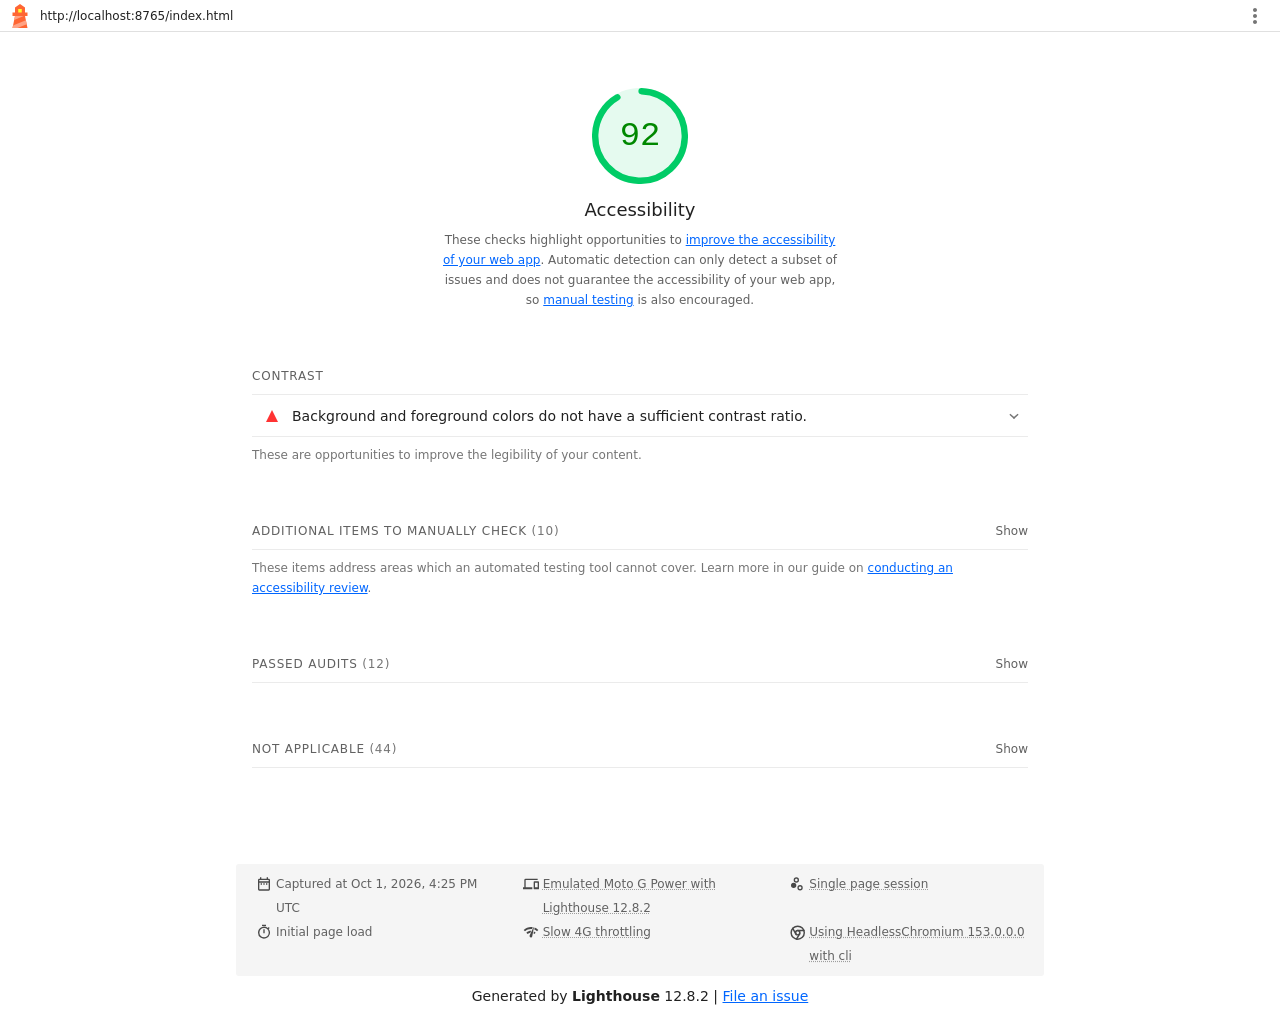
<file: audit/before.report.html>
<!--
@license
Copyright 2018 Google LLC
SPDX-License-Identifier: Apache-2.0
-->
<!doctype html>
<html lang="en">
<head>
  <meta charset="utf-8">
  <meta name="viewport" content="width=device-width, initial-scale=1, minimum-scale=1">
  <link rel="icon" href='data:image/svg+xml;utf8,<svg fill="none" xmlns="http://www.w3.org/2000/svg" viewBox="0 0 48 48"><path d="m14 7 10-7 10 7v10h5v7h-5l5 24H9l5-24H9v-7h5V7Z" fill="%23F63"/><path d="M31.561 24H14l-1.689 8.105L31.561 24ZM18.983 48H9l1.022-4.907L35.723 32.27l1.663 7.98L18.983 48Z" fill="%23FFA385"/><path fill="%23FF3" d="M20.5 10h7v7h-7z"/></svg>'>
  <title>Lighthouse Report</title>
  <style>body {margin: 0}</style>
</head>
<body>
  <noscript>Lighthouse report requires JavaScript. Please enable.</noscript>

  <div id="lh-log"></div>

  <script>window.__LIGHTHOUSE_JSON__ = {"lighthouseVersion":"12.8.2","requestedUrl":"http://localhost:8765/index.html","mainDocumentUrl":"http://localhost:8765/index.html","finalDisplayedUrl":"http://localhost:8765/index.html","finalUrl":"http://localhost:8765/index.html","fetchTime":"2026-10-01T16:25:02.174Z","gatherMode":"navigation","runWarnings":[],"userAgent":"Mozilla/5.0 (Windows NT 10.0; Win64; x64) AppleWebKit/537.36 (KHTML, like Gecko) HeadlessChrome/153.0.0.0 Safari/537.36","environment":{"networkUserAgent":"Mozilla/5.0 (Linux; Android 11; moto g power (2022)) AppleWebKit/537.36 (KHTML, like Gecko) Chrome/136.0.0.0 Mobile Safari/537.36","hostUserAgent":"Mozilla/5.0 (Windows NT 10.0; Win64; x64) AppleWebKit/537.36 (KHTML, like Gecko) HeadlessChrome/153.0.0.0 Safari/537.36","benchmarkIndex":2742,"credits":{"axe-core":"4.13.0"}},"audits":{"accesskeys":{"id":"accesskeys","title":"`[accesskey]` values are unique","description":"Access keys let users quickly focus a part of the page. For proper navigation, each access key must be unique. [Learn more about access keys](https://dequeuniversity.com/rules/axe/4.10/accesskeys).","score":null,"scoreDisplayMode":"notApplicable"},"aria-allowed-attr":{"id":"aria-allowed-attr","title":"`[aria-*]` attributes match their roles","description":"Each ARIA `role` supports a specific subset of `aria-*` attributes. Mismatching these invalidates the `aria-*` attributes. [Learn how to match ARIA attributes to their roles](https://dequeuniversity.com/rules/axe/4.10/aria-allowed-attr).","score":null,"scoreDisplayMode":"notApplicable"},"aria-allowed-role":{"id":"aria-allowed-role","title":"Uses ARIA roles only on compatible elements","description":"Many HTML elements can only be assigned certain ARIA roles. Using ARIA roles where they are not allowed can interfere with the accessibility of the web page. [Learn more about ARIA roles](https://dequeuniversity.com/rules/axe/4.10/aria-allowed-role).","score":null,"scoreDisplayMode":"notApplicable"},"aria-command-name":{"id":"aria-command-name","title":"`button`, `link`, and `menuitem` elements have accessible names","description":"When an element doesn't have an accessible name, screen readers announce it with a generic name, making it unusable for users who rely on screen readers. [Learn how to make command elements more accessible](https://dequeuniversity.com/rules/axe/4.10/aria-command-name).","score":null,"scoreDisplayMode":"notApplicable"},"aria-conditional-attr":{"id":"aria-conditional-attr","title":"ARIA attributes are used as specified for the element's role","description":"Some ARIA attributes are only allowed on an element under certain conditions. [Learn more about conditional ARIA attributes](https://dequeuniversity.com/rules/axe/4.10/aria-conditional-attr).","score":null,"scoreDisplayMode":"notApplicable"},"aria-deprecated-role":{"id":"aria-deprecated-role","title":"Deprecated ARIA roles were not used","description":"Deprecated ARIA roles may not be processed correctly by assistive technology. [Learn more about deprecated ARIA roles](https://dequeuniversity.com/rules/axe/4.10/aria-deprecated-role).","score":null,"scoreDisplayMode":"notApplicable"},"aria-dialog-name":{"id":"aria-dialog-name","title":"Elements with `role=\"dialog\"` or `role=\"alertdialog\"` have accessible names.","description":"ARIA dialog elements without accessible names may prevent screen readers users from discerning the purpose of these elements. [Learn how to make ARIA dialog elements more accessible](https://dequeuniversity.com/rules/axe/4.10/aria-dialog-name).","score":null,"scoreDisplayMode":"notApplicable"},"aria-hidden-body":{"id":"aria-hidden-body","title":"`[aria-hidden=\"true\"]` is not present on the document `\u003cbody>`","description":"Assistive technologies, like screen readers, work inconsistently when `aria-hidden=\"true\"` is set on the document `\u003cbody>`. [Learn how `aria-hidden` affects the document body](https://dequeuniversity.com/rules/axe/4.10/aria-hidden-body).","score":1,"scoreDisplayMode":"binary","details":{"type":"table","headings":[{"key":"node","valueType":"node","subItemsHeading":{"key":"relatedNode","valueType":"node"},"label":"Failing Elements"}],"items":[]}},"aria-hidden-focus":{"id":"aria-hidden-focus","title":"`[aria-hidden=\"true\"]` elements do not contain focusable descendents","description":"Focusable descendents within an `[aria-hidden=\"true\"]` element prevent those interactive elements from being available to users of assistive technologies like screen readers. [Learn how `aria-hidden` affects focusable elements](https://dequeuniversity.com/rules/axe/4.10/aria-hidden-focus).","score":null,"scoreDisplayMode":"notApplicable"},"aria-input-field-name":{"id":"aria-input-field-name","title":"ARIA input fields have accessible names","description":"When an input field doesn't have an accessible name, screen readers announce it with a generic name, making it unusable for users who rely on screen readers. [Learn more about input field labels](https://dequeuniversity.com/rules/axe/4.10/aria-input-field-name).","score":null,"scoreDisplayMode":"notApplicable"},"aria-meter-name":{"id":"aria-meter-name","title":"ARIA `meter` elements have accessible names","description":"When a meter element doesn't have an accessible name, screen readers announce it with a generic name, making it unusable for users who rely on screen readers. [Learn how to name `meter` elements](https://dequeuniversity.com/rules/axe/4.10/aria-meter-name).","score":null,"scoreDisplayMode":"notApplicable"},"aria-progressbar-name":{"id":"aria-progressbar-name","title":"ARIA `progressbar` elements have accessible names","description":"When a `progressbar` element doesn't have an accessible name, screen readers announce it with a generic name, making it unusable for users who rely on screen readers. [Learn how to label `progressbar` elements](https://dequeuniversity.com/rules/axe/4.10/aria-progressbar-name).","score":null,"scoreDisplayMode":"notApplicable"},"aria-prohibited-attr":{"id":"aria-prohibited-attr","title":"Elements use only permitted ARIA attributes","description":"Using ARIA attributes in roles where they are prohibited can mean that important information is not communicated to users of assistive technologies. [Learn more about prohibited ARIA roles](https://dequeuniversity.com/rules/axe/4.10/aria-prohibited-attr).","score":null,"scoreDisplayMode":"notApplicable"},"aria-required-attr":{"id":"aria-required-attr","title":"`[role]`s have all required `[aria-*]` attributes","description":"Some ARIA roles have required attributes that describe the state of the element to screen readers. [Learn more about roles and required attributes](https://dequeuniversity.com/rules/axe/4.10/aria-required-attr).","score":null,"scoreDisplayMode":"notApplicable"},"aria-required-children":{"id":"aria-required-children","title":"Elements with an ARIA `[role]` that require children to contain a specific `[role]` have all required children.","description":"Some ARIA parent roles must contain specific child roles to perform their intended accessibility functions. [Learn more about roles and required children elements](https://dequeuniversity.com/rules/axe/4.10/aria-required-children).","score":null,"scoreDisplayMode":"notApplicable"},"aria-required-parent":{"id":"aria-required-parent","title":"`[role]`s are contained by their required parent element","description":"Some ARIA child roles must be contained by specific parent roles to properly perform their intended accessibility functions. [Learn more about ARIA roles and required parent element](https://dequeuniversity.com/rules/axe/4.10/aria-required-parent).","score":null,"scoreDisplayMode":"notApplicable"},"aria-roles":{"id":"aria-roles","title":"`[role]` values are valid","description":"ARIA roles must have valid values in order to perform their intended accessibility functions. [Learn more about valid ARIA roles](https://dequeuniversity.com/rules/axe/4.10/aria-roles).","score":null,"scoreDisplayMode":"notApplicable"},"aria-text":{"id":"aria-text","title":"Elements with the `role=text` attribute do not have focusable descendents.","description":"Adding `role=text` around a text node split by markup enables VoiceOver to treat it as one phrase, but the element's focusable descendents will not be announced. [Learn more about the `role=text` attribute](https://dequeuniversity.com/rules/axe/4.10/aria-text).","score":null,"scoreDisplayMode":"notApplicable"},"aria-toggle-field-name":{"id":"aria-toggle-field-name","title":"ARIA toggle fields have accessible names","description":"When a toggle field doesn't have an accessible name, screen readers announce it with a generic name, making it unusable for users who rely on screen readers. [Learn more about toggle fields](https://dequeuniversity.com/rules/axe/4.10/aria-toggle-field-name).","score":null,"scoreDisplayMode":"notApplicable"},"aria-tooltip-name":{"id":"aria-tooltip-name","title":"ARIA `tooltip` elements have accessible names","description":"When a tooltip element doesn't have an accessible name, screen readers announce it with a generic name, making it unusable for users who rely on screen readers. [Learn how to name `tooltip` elements](https://dequeuniversity.com/rules/axe/4.10/aria-tooltip-name).","score":null,"scoreDisplayMode":"notApplicable"},"aria-treeitem-name":{"id":"aria-treeitem-name","title":"ARIA `treeitem` elements have accessible names","description":"When a `treeitem` element doesn't have an accessible name, screen readers announce it with a generic name, making it unusable for users who rely on screen readers. [Learn more about labeling `treeitem` elements](https://dequeuniversity.com/rules/axe/4.10/aria-treeitem-name).","score":null,"scoreDisplayMode":"notApplicable"},"aria-valid-attr-value":{"id":"aria-valid-attr-value","title":"`[aria-*]` attributes have valid values","description":"Assistive technologies, like screen readers, can't interpret ARIA attributes with invalid values. [Learn more about valid values for ARIA attributes](https://dequeuniversity.com/rules/axe/4.10/aria-valid-attr-value).","score":null,"scoreDisplayMode":"notApplicable"},"aria-valid-attr":{"id":"aria-valid-attr","title":"`[aria-*]` attributes are valid and not misspelled","description":"Assistive technologies, like screen readers, can't interpret ARIA attributes with invalid names. [Learn more about valid ARIA attributes](https://dequeuniversity.com/rules/axe/4.10/aria-valid-attr).","score":null,"scoreDisplayMode":"notApplicable"},"button-name":{"id":"button-name","title":"Buttons have an accessible name","description":"When a button doesn't have an accessible name, screen readers announce it as \"button\", making it unusable for users who rely on screen readers. [Learn how to make buttons more accessible](https://dequeuniversity.com/rules/axe/4.10/button-name).","score":null,"scoreDisplayMode":"notApplicable"},"bypass":{"id":"bypass","title":"The page contains a heading, skip link, or landmark region","description":"Adding ways to bypass repetitive content lets keyboard users navigate the page more efficiently. [Learn more about bypass blocks](https://dequeuniversity.com/rules/axe/4.10/bypass).","score":null,"scoreDisplayMode":"notApplicable"},"color-contrast":{"id":"color-contrast","title":"Background and foreground colors do not have a sufficient contrast ratio.","description":"Low-contrast text is difficult or impossible for many users to read. [Learn how to provide sufficient color contrast](https://dequeuniversity.com/rules/axe/4.10/color-contrast).","score":0,"scoreDisplayMode":"binary","details":{"type":"table","headings":[{"key":"node","valueType":"node","subItemsHeading":{"key":"relatedNode","valueType":"node"},"label":"Failing Elements"}],"items":[{"node":{"type":"node","lhId":"1-0-P","path":"2,HTML,1,BODY,5,FOOTER,0,P","selector":"body > footer.site-footer > p","boundingRect":{"top":1984,"bottom":2007,"left":24,"right":388,"width":364,"height":23},"snippet":"\u003cp>","nodeLabel":"© 2026 Lynchburg Travel Guide","explanation":"Fix any of the following:\n  Element has insufficient color contrast of 2.84 (foreground color: #6b6b6b, background color: #1b263b, font size: 10.8pt (14.4px), font weight: normal). Expected contrast ratio of 4.5:1"},"subItems":{"type":"subitems","items":[{"relatedNode":{"type":"node","lhId":"1-1-FOOTER","path":"2,HTML,1,BODY,5,FOOTER","selector":"body > footer.site-footer","boundingRect":{"top":1946,"bottom":2046,"left":0,"right":412,"width":412,"height":100},"snippet":"\u003cfooter class=\"site-footer\">","nodeLabel":"© 2026 Lynchburg Travel Guide"}}]}}],"debugData":{"type":"debugdata","impact":"serious","tags":["cat.color","wcag2aa","wcag143","TTv5","TT13.c","EN-301-549","EN-9.1.4.3","ACT","RGAAv4","RGAA-3.2.1"]}}},"definition-list":{"id":"definition-list","title":"`\u003cdl>`'s contain only properly-ordered `\u003cdt>` and `\u003cdd>` groups, `\u003cscript>`, `\u003ctemplate>` or `\u003cdiv>` elements.","description":"When definition lists are not properly marked up, screen readers may produce confusing or inaccurate output. [Learn how to structure definition lists correctly](https://dequeuniversity.com/rules/axe/4.10/definition-list).","score":null,"scoreDisplayMode":"notApplicable"},"dlitem":{"id":"dlitem","title":"Definition list items are wrapped in `\u003cdl>` elements","description":"Definition list items (`\u003cdt>` and `\u003cdd>`) must be wrapped in a parent `\u003cdl>` element to ensure that screen readers can properly announce them. [Learn how to structure definition lists correctly](https://dequeuniversity.com/rules/axe/4.10/dlitem).","score":null,"scoreDisplayMode":"notApplicable"},"document-title":{"id":"document-title","title":"Document has a `\u003ctitle>` element","description":"The title gives screen reader users an overview of the page, and search engine users rely on it heavily to determine if a page is relevant to their search. [Learn more about document titles](https://dequeuniversity.com/rules/axe/4.10/document-title).","score":1,"scoreDisplayMode":"binary","details":{"type":"table","headings":[{"key":"node","valueType":"node","subItemsHeading":{"key":"relatedNode","valueType":"node"},"label":"Failing Elements"}],"items":[]}},"duplicate-id-aria":{"id":"duplicate-id-aria","title":"ARIA IDs are unique","description":"The value of an ARIA ID must be unique to prevent other instances from being overlooked by assistive technologies. [Learn how to fix duplicate ARIA IDs](https://dequeuniversity.com/rules/axe/4.10/duplicate-id-aria).","score":null,"scoreDisplayMode":"notApplicable"},"empty-heading":{"id":"empty-heading","title":"All heading elements contain content.","description":"A heading with no content or inaccessible text prevent screen reader users from accessing information on the page's structure. [Learn more about headings](https://dequeuniversity.com/rules/axe/4.10/empty-heading).","score":null,"scoreDisplayMode":"notApplicable"},"form-field-multiple-labels":{"id":"form-field-multiple-labels","title":"No form fields have multiple labels","description":"Form fields with multiple labels can be confusingly announced by assistive technologies like screen readers which use either the first, the last, or all of the labels. [Learn how to use form labels](https://dequeuniversity.com/rules/axe/4.10/form-field-multiple-labels).","score":null,"scoreDisplayMode":"notApplicable"},"frame-title":{"id":"frame-title","title":"`\u003cframe>` or `\u003ciframe>` elements have a title","description":"Screen reader users rely on frame titles to describe the contents of frames. [Learn more about frame titles](https://dequeuniversity.com/rules/axe/4.10/frame-title).","score":null,"scoreDisplayMode":"notApplicable"},"heading-order":{"id":"heading-order","title":"Heading elements appear in a sequentially-descending order","description":"Properly ordered headings that do not skip levels convey the semantic structure of the page, making it easier to navigate and understand when using assistive technologies. [Learn more about heading order](https://dequeuniversity.com/rules/axe/4.10/heading-order).","score":1,"scoreDisplayMode":"binary","details":{"type":"table","headings":[{"key":"node","valueType":"node","subItemsHeading":{"key":"relatedNode","valueType":"node"},"label":"Failing Elements"}],"items":[]}},"html-has-lang":{"id":"html-has-lang","title":"`\u003chtml>` element has a `[lang]` attribute","description":"If a page doesn't specify a `lang` attribute, a screen reader assumes that the page is in the default language that the user chose when setting up the screen reader. If the page isn't actually in the default language, then the screen reader might not announce the page's text correctly. [Learn more about the `lang` attribute](https://dequeuniversity.com/rules/axe/4.10/html-has-lang).","score":1,"scoreDisplayMode":"binary","details":{"type":"table","headings":[{"key":"node","valueType":"node","subItemsHeading":{"key":"relatedNode","valueType":"node"},"label":"Failing Elements"}],"items":[]}},"html-lang-valid":{"id":"html-lang-valid","title":"`\u003chtml>` element has a valid value for its `[lang]` attribute","description":"Specifying a valid [BCP 47 language](https://www.w3.org/International/questions/qa-choosing-language-tags#question) helps screen readers announce text properly. [Learn how to use the `lang` attribute](https://dequeuniversity.com/rules/axe/4.10/html-lang-valid).","score":1,"scoreDisplayMode":"binary","details":{"type":"table","headings":[{"key":"node","valueType":"node","subItemsHeading":{"key":"relatedNode","valueType":"node"},"label":"Failing Elements"}],"items":[]}},"html-xml-lang-mismatch":{"id":"html-xml-lang-mismatch","title":"`\u003chtml>` element has an `[xml:lang]` attribute with the same base language as the `[lang]` attribute.","description":"If the webpage does not specify a consistent language, then the screen reader might not announce the page's text correctly. [Learn more about the `lang` attribute](https://dequeuniversity.com/rules/axe/4.10/html-xml-lang-mismatch).","score":null,"scoreDisplayMode":"notApplicable"},"identical-links-same-purpose":{"id":"identical-links-same-purpose","title":"Identical links have the same purpose.","description":"Links with the same destination should have the same description, to help users understand the link's purpose and decide whether to follow it. [Learn more about identical links](https://dequeuniversity.com/rules/axe/4.10/identical-links-same-purpose).","score":null,"scoreDisplayMode":"notApplicable"},"image-alt":{"id":"image-alt","title":"Image elements have `[alt]` attributes","description":"Informative elements should aim for short, descriptive alternate text. Decorative elements can be ignored with an empty alt attribute. [Learn more about the `alt` attribute](https://dequeuniversity.com/rules/axe/4.10/image-alt).","score":1,"scoreDisplayMode":"binary","details":{"type":"table","headings":[{"key":"node","valueType":"node","subItemsHeading":{"key":"relatedNode","valueType":"node"},"label":"Failing Elements"}],"items":[]}},"image-redundant-alt":{"id":"image-redundant-alt","title":"Image elements do not have `[alt]` attributes that are redundant text.","description":"Informative elements should aim for short, descriptive alternative text. Alternative text that is exactly the same as the text adjacent to the link or image is potentially confusing for screen reader users, because the text will be read twice. [Learn more about the `alt` attribute](https://dequeuniversity.com/rules/axe/4.10/image-redundant-alt).","score":1,"scoreDisplayMode":"binary","details":{"type":"table","headings":[{"key":"node","valueType":"node","subItemsHeading":{"key":"relatedNode","valueType":"node"},"label":"Failing Elements"}],"items":[]}},"input-button-name":{"id":"input-button-name","title":"Input buttons have discernible text.","description":"Adding discernable and accessible text to input buttons may help screen reader users understand the purpose of the input button. [Learn more about input buttons](https://dequeuniversity.com/rules/axe/4.10/input-button-name).","score":null,"scoreDisplayMode":"notApplicable"},"input-image-alt":{"id":"input-image-alt","title":"`\u003cinput type=\"image\">` elements have `[alt]` text","description":"When an image is being used as an `\u003cinput>` button, providing alternative text can help screen reader users understand the purpose of the button. [Learn about input image alt text](https://dequeuniversity.com/rules/axe/4.10/input-image-alt).","score":null,"scoreDisplayMode":"notApplicable"},"label-content-name-mismatch":{"id":"label-content-name-mismatch","title":"Elements with visible text labels have matching accessible names.","description":"Visible text labels that do not match the accessible name can result in a confusing experience for screen reader users. [Learn more about accessible names](https://dequeuniversity.com/rules/axe/4.10/label-content-name-mismatch).","score":null,"scoreDisplayMode":"notApplicable"},"label":{"id":"label","title":"Form elements have associated labels","description":"Labels ensure that form controls are announced properly by assistive technologies, like screen readers. [Learn more about form element labels](https://dequeuniversity.com/rules/axe/4.10/label).","score":null,"scoreDisplayMode":"notApplicable"},"landmark-one-main":{"id":"landmark-one-main","title":"Document has a main landmark.","description":"One main landmark helps screen reader users navigate a web page. [Learn more about landmarks](https://dequeuniversity.com/rules/axe/4.10/landmark-one-main).","score":null,"scoreDisplayMode":"notApplicable"},"link-name":{"id":"link-name","title":"Links have a discernible name","description":"Link text (and alternate text for images, when used as links) that is discernible, unique, and focusable improves the navigation experience for screen reader users. [Learn how to make links accessible](https://dequeuniversity.com/rules/axe/4.10/link-name).","score":1,"scoreDisplayMode":"binary","details":{"type":"table","headings":[{"key":"node","valueType":"node","subItemsHeading":{"key":"relatedNode","valueType":"node"},"label":"Failing Elements"}],"items":[]}},"link-in-text-block":{"id":"link-in-text-block","title":"Links are distinguishable without relying on color.","description":"Low-contrast text is difficult or impossible for many users to read. Link text that is discernible improves the experience for users with low vision. [Learn how to make links distinguishable](https://dequeuniversity.com/rules/axe/4.10/link-in-text-block).","score":null,"scoreDisplayMode":"notApplicable"},"list":{"id":"list","title":"Lists contain only `\u003cli>` elements and script supporting elements (`\u003cscript>` and `\u003ctemplate>`).","description":"Screen readers have a specific way of announcing lists. Ensuring proper list structure aids screen reader output. [Learn more about proper list structure](https://dequeuniversity.com/rules/axe/4.10/list).","score":1,"scoreDisplayMode":"binary","details":{"type":"table","headings":[{"key":"node","valueType":"node","subItemsHeading":{"key":"relatedNode","valueType":"node"},"label":"Failing Elements"}],"items":[]}},"listitem":{"id":"listitem","title":"List items (`\u003cli>`) are contained within `\u003cul>`, `\u003col>` or `\u003cmenu>` parent elements","description":"Screen readers require list items (`\u003cli>`) to be contained within a parent `\u003cul>`, `\u003col>` or `\u003cmenu>` to be announced properly. [Learn more about proper list structure](https://dequeuniversity.com/rules/axe/4.10/listitem).","score":1,"scoreDisplayMode":"binary","details":{"type":"table","headings":[{"key":"node","valueType":"node","subItemsHeading":{"key":"relatedNode","valueType":"node"},"label":"Failing Elements"}],"items":[]}},"meta-refresh":{"id":"meta-refresh","title":"The document does not use `\u003cmeta http-equiv=\"refresh\">`","description":"Users do not expect a page to refresh automatically, and doing so will move focus back to the top of the page. This may create a frustrating or confusing experience. [Learn more about the refresh meta tag](https://dequeuniversity.com/rules/axe/4.10/meta-refresh).","score":null,"scoreDisplayMode":"notApplicable"},"meta-viewport":{"id":"meta-viewport","title":"`[user-scalable=\"no\"]` is not used in the `\u003cmeta name=\"viewport\">` element and the `[maximum-scale]` attribute is not less than 5.","description":"Disabling zooming is problematic for users with low vision who rely on screen magnification to properly see the contents of a web page. [Learn more about the viewport meta tag](https://dequeuniversity.com/rules/axe/4.10/meta-viewport).","score":1,"scoreDisplayMode":"binary","details":{"type":"table","headings":[{"key":"node","valueType":"node","subItemsHeading":{"key":"relatedNode","valueType":"node"},"label":"Failing Elements"}],"items":[]}},"object-alt":{"id":"object-alt","title":"`\u003cobject>` elements have alternate text","description":"Screen readers cannot translate non-text content. Adding alternate text to `\u003cobject>` elements helps screen readers convey meaning to users. [Learn more about alt text for `object` elements](https://dequeuniversity.com/rules/axe/4.10/object-alt).","score":null,"scoreDisplayMode":"notApplicable"},"select-name":{"id":"select-name","title":"Select elements have associated label elements.","description":"Form elements without effective labels can create frustrating experiences for screen reader users. [Learn more about the `select` element](https://dequeuniversity.com/rules/axe/4.10/select-name).","score":null,"scoreDisplayMode":"notApplicable"},"skip-link":{"id":"skip-link","title":"Skip links are focusable.","description":"Including a skip link can help users skip to the main content to save time. [Learn more about skip links](https://dequeuniversity.com/rules/axe/4.10/skip-link).","score":null,"scoreDisplayMode":"notApplicable"},"tabindex":{"id":"tabindex","title":"No element has a `[tabindex]` value greater than 0","description":"A value greater than 0 implies an explicit navigation ordering. Although technically valid, this often creates frustrating experiences for users who rely on assistive technologies. [Learn more about the `tabindex` attribute](https://dequeuniversity.com/rules/axe/4.10/tabindex).","score":null,"scoreDisplayMode":"notApplicable"},"table-duplicate-name":{"id":"table-duplicate-name","title":"Tables have different content in the summary attribute and `\u003ccaption>`.","description":"The summary attribute should describe the table structure, while `\u003ccaption>` should have the onscreen title. Accurate table mark-up helps users of screen readers. [Learn more about summary and caption](https://dequeuniversity.com/rules/axe/4.10/table-duplicate-name).","score":null,"scoreDisplayMode":"notApplicable"},"table-fake-caption":{"id":"table-fake-caption","title":"Tables use `\u003ccaption>` instead of cells with the `[colspan]` attribute to indicate a caption.","description":"Screen readers have features to make navigating tables easier. Ensuring that tables use the actual caption element instead of cells with the `[colspan]` attribute may improve the experience for screen reader users. [Learn more about captions](https://dequeuniversity.com/rules/axe/4.10/table-fake-caption).","score":null,"scoreDisplayMode":"notApplicable"},"target-size":{"id":"target-size","title":"Touch targets have sufficient size and spacing.","description":"Touch targets with sufficient size and spacing help users who may have difficulty targeting small controls to activate the targets. [Learn more about touch targets](https://dequeuniversity.com/rules/axe/4.10/target-size).","score":1,"scoreDisplayMode":"binary","details":{"type":"table","headings":[{"key":"node","valueType":"node","subItemsHeading":{"key":"relatedNode","valueType":"node"},"label":"Failing Elements"}],"items":[]}},"td-has-header":{"id":"td-has-header","title":"`\u003ctd>` elements in a large `\u003ctable>` have one or more table headers.","description":"Screen readers have features to make navigating tables easier. Ensuring that `\u003ctd>` elements in a large table (3 or more cells in width and height) have an associated table header may improve the experience for screen reader users. [Learn more about table headers](https://dequeuniversity.com/rules/axe/4.10/td-has-header).","score":null,"scoreDisplayMode":"notApplicable"},"td-headers-attr":{"id":"td-headers-attr","title":"Cells in a `\u003ctable>` element that use the `[headers]` attribute refer to table cells within the same table.","description":"Screen readers have features to make navigating tables easier. Ensuring `\u003ctd>` cells using the `[headers]` attribute only refer to other cells in the same table may improve the experience for screen reader users. [Learn more about the `headers` attribute](https://dequeuniversity.com/rules/axe/4.10/td-headers-attr).","score":null,"scoreDisplayMode":"notApplicable"},"th-has-data-cells":{"id":"th-has-data-cells","title":"`\u003cth>` elements and elements with `[role=\"columnheader\"/\"rowheader\"]` have data cells they describe.","description":"Screen readers have features to make navigating tables easier. Ensuring table headers always refer to some set of cells may improve the experience for screen reader users. [Learn more about table headers](https://dequeuniversity.com/rules/axe/4.10/th-has-data-cells).","score":null,"scoreDisplayMode":"notApplicable"},"valid-lang":{"id":"valid-lang","title":"`[lang]` attributes have a valid value","description":"Specifying a valid [BCP 47 language](https://www.w3.org/International/questions/qa-choosing-language-tags#question) on elements helps ensure that text is pronounced correctly by a screen reader. [Learn how to use the `lang` attribute](https://dequeuniversity.com/rules/axe/4.10/valid-lang).","score":null,"scoreDisplayMode":"notApplicable"},"video-caption":{"id":"video-caption","title":"`\u003cvideo>` elements contain a `\u003ctrack>` element with `[kind=\"captions\"]`","description":"When a video provides a caption it is easier for deaf and hearing impaired users to access its information. [Learn more about video captions](https://dequeuniversity.com/rules/axe/4.10/video-caption).","score":null,"scoreDisplayMode":"notApplicable"},"custom-controls-labels":{"id":"custom-controls-labels","title":"Custom controls have associated labels","description":"Custom interactive controls have associated labels, provided by aria-label or aria-labelledby. [Learn more about custom controls and labels](https://developer.chrome.com/docs/lighthouse/accessibility/custom-controls-labels/).","score":null,"scoreDisplayMode":"manual"},"custom-controls-roles":{"id":"custom-controls-roles","title":"Custom controls have ARIA roles","description":"Custom interactive controls have appropriate ARIA roles. [Learn how to add roles to custom controls](https://developer.chrome.com/docs/lighthouse/accessibility/custom-control-roles/).","score":null,"scoreDisplayMode":"manual"},"focus-traps":{"id":"focus-traps","title":"User focus is not accidentally trapped in a region","description":"A user can tab into and out of any control or region without accidentally trapping their focus. [Learn how to avoid focus traps](https://developer.chrome.com/docs/lighthouse/accessibility/focus-traps/).","score":null,"scoreDisplayMode":"manual"},"focusable-controls":{"id":"focusable-controls","title":"Interactive controls are keyboard focusable","description":"Custom interactive controls are keyboard focusable and display a focus indicator. [Learn how to make custom controls focusable](https://developer.chrome.com/docs/lighthouse/accessibility/focusable-controls/).","score":null,"scoreDisplayMode":"manual"},"interactive-element-affordance":{"id":"interactive-element-affordance","title":"Interactive elements indicate their purpose and state","description":"Interactive elements, such as links and buttons, should indicate their state and be distinguishable from non-interactive elements. [Learn how to decorate interactive elements with affordance hints](https://developer.chrome.com/docs/lighthouse/accessibility/interactive-element-affordance/).","score":null,"scoreDisplayMode":"manual"},"logical-tab-order":{"id":"logical-tab-order","title":"The page has a logical tab order","description":"Tabbing through the page follows the visual layout. Users cannot focus elements that are offscreen. [Learn more about logical tab ordering](https://developer.chrome.com/docs/lighthouse/accessibility/logical-tab-order/).","score":null,"scoreDisplayMode":"manual"},"managed-focus":{"id":"managed-focus","title":"The user's focus is directed to new content added to the page","description":"If new content, such as a dialog, is added to the page, the user's focus is directed to it. [Learn how to direct focus to new content](https://developer.chrome.com/docs/lighthouse/accessibility/managed-focus/).","score":null,"scoreDisplayMode":"manual"},"offscreen-content-hidden":{"id":"offscreen-content-hidden","title":"Offscreen content is hidden from assistive technology","description":"Offscreen content is hidden with display: none or aria-hidden=true. [Learn how to properly hide offscreen content](https://developer.chrome.com/docs/lighthouse/accessibility/offscreen-content-hidden/).","score":null,"scoreDisplayMode":"manual"},"use-landmarks":{"id":"use-landmarks","title":"HTML5 landmark elements are used to improve navigation","description":"Landmark elements (`\u003cmain>`, `\u003cnav>`, etc.) are used to improve the keyboard navigation of the page for assistive technology. [Learn more about landmark elements](https://developer.chrome.com/docs/lighthouse/accessibility/use-landmarks/).","score":null,"scoreDisplayMode":"manual"},"visual-order-follows-dom":{"id":"visual-order-follows-dom","title":"Visual order on the page follows DOM order","description":"DOM order matches the visual order, improving navigation for assistive technology. [Learn more about DOM and visual ordering](https://developer.chrome.com/docs/lighthouse/accessibility/visual-order-follows-dom/).","score":null,"scoreDisplayMode":"manual"}},"configSettings":{"output":["html","json"],"maxWaitForFcp":30000,"maxWaitForLoad":45000,"pauseAfterFcpMs":1000,"pauseAfterLoadMs":1000,"networkQuietThresholdMs":1000,"cpuQuietThresholdMs":1000,"formFactor":"mobile","throttling":{"rttMs":150,"throughputKbps":1638.4,"requestLatencyMs":562.5,"downloadThroughputKbps":1474.5600000000002,"uploadThroughputKbps":675,"cpuSlowdownMultiplier":4},"throttlingMethod":"simulate","screenEmulation":{"mobile":true,"width":412,"height":823,"deviceScaleFactor":1.75,"disabled":false},"emulatedUserAgent":"Mozilla/5.0 (Linux; Android 11; moto g power (2022)) AppleWebKit/537.36 (KHTML, like Gecko) Chrome/136.0.0.0 Mobile Safari/537.36","auditMode":false,"gatherMode":false,"clearStorageTypes":["file_systems","shader_cache","service_workers","cache_storage"],"disableStorageReset":false,"debugNavigation":false,"channel":"cli","usePassiveGathering":false,"disableFullPageScreenshot":false,"skipAboutBlank":false,"blankPage":"about:blank","ignoreStatusCode":false,"locale":"en-US","blockedUrlPatterns":null,"additionalTraceCategories":null,"extraHeaders":null,"precomputedLanternData":null,"onlyAudits":null,"onlyCategories":["accessibility"],"skipAudits":null},"categories":{"accessibility":{"title":"Accessibility","description":"These checks highlight opportunities to [improve the accessibility of your web app](https://developer.chrome.com/docs/lighthouse/accessibility/). Automatic detection can only detect a subset of issues and does not guarantee the accessibility of your web app, so [manual testing](https://web.dev/articles/how-to-review) is also encouraged.","manualDescription":"These items address areas which an automated testing tool cannot cover. Learn more in our guide on [conducting an accessibility review](https://web.dev/articles/how-to-review).","supportedModes":["navigation","snapshot"],"auditRefs":[{"id":"accesskeys","weight":0,"group":"a11y-navigation"},{"id":"aria-allowed-attr","weight":0,"group":"a11y-aria"},{"id":"aria-allowed-role","weight":0,"group":"a11y-aria"},{"id":"aria-command-name","weight":0,"group":"a11y-aria"},{"id":"aria-conditional-attr","weight":0,"group":"a11y-aria"},{"id":"aria-deprecated-role","weight":0,"group":"a11y-aria"},{"id":"aria-dialog-name","weight":0,"group":"a11y-aria"},{"id":"aria-hidden-body","weight":10,"group":"a11y-aria"},{"id":"aria-hidden-focus","weight":0,"group":"a11y-aria"},{"id":"aria-input-field-name","weight":0,"group":"a11y-aria"},{"id":"aria-meter-name","weight":0,"group":"a11y-aria"},{"id":"aria-progressbar-name","weight":0,"group":"a11y-aria"},{"id":"aria-prohibited-attr","weight":0,"group":"a11y-aria"},{"id":"aria-required-attr","weight":0,"group":"a11y-aria"},{"id":"aria-required-children","weight":0,"group":"a11y-aria"},{"id":"aria-required-parent","weight":0,"group":"a11y-aria"},{"id":"aria-roles","weight":0,"group":"a11y-aria"},{"id":"aria-text","weight":0,"group":"a11y-aria"},{"id":"aria-toggle-field-name","weight":0,"group":"a11y-aria"},{"id":"aria-tooltip-name","weight":0,"group":"a11y-aria"},{"id":"aria-treeitem-name","weight":0,"group":"a11y-aria"},{"id":"aria-valid-attr-value","weight":0,"group":"a11y-aria"},{"id":"aria-valid-attr","weight":0,"group":"a11y-aria"},{"id":"button-name","weight":0,"group":"a11y-names-labels"},{"id":"bypass","weight":0,"group":"a11y-navigation"},{"id":"color-contrast","weight":7,"group":"a11y-color-contrast"},{"id":"definition-list","weight":0,"group":"a11y-tables-lists"},{"id":"dlitem","weight":0,"group":"a11y-tables-lists"},{"id":"document-title","weight":7,"group":"a11y-names-labels"},{"id":"duplicate-id-aria","weight":0,"group":"a11y-aria"},{"id":"form-field-multiple-labels","weight":0,"group":"a11y-names-labels"},{"id":"frame-title","weight":0,"group":"a11y-names-labels"},{"id":"heading-order","weight":3,"group":"a11y-navigation"},{"id":"html-has-lang","weight":7,"group":"a11y-language"},{"id":"html-lang-valid","weight":7,"group":"a11y-language"},{"id":"html-xml-lang-mismatch","weight":0,"group":"a11y-language"},{"id":"image-alt","weight":10,"group":"a11y-names-labels"},{"id":"image-redundant-alt","weight":1,"group":"a11y-names-labels"},{"id":"input-button-name","weight":0,"group":"a11y-names-labels"},{"id":"input-image-alt","weight":0,"group":"a11y-names-labels"},{"id":"label","weight":0,"group":"a11y-names-labels"},{"id":"link-in-text-block","weight":0,"group":"a11y-color-contrast"},{"id":"link-name","weight":7,"group":"a11y-names-labels"},{"id":"list","weight":7,"group":"a11y-tables-lists"},{"id":"listitem","weight":7,"group":"a11y-tables-lists"},{"id":"meta-refresh","weight":0,"group":"a11y-best-practices"},{"id":"meta-viewport","weight":10,"group":"a11y-best-practices"},{"id":"object-alt","weight":0,"group":"a11y-names-labels"},{"id":"select-name","weight":0,"group":"a11y-names-labels"},{"id":"skip-link","weight":0,"group":"a11y-names-labels"},{"id":"tabindex","weight":0,"group":"a11y-navigation"},{"id":"table-duplicate-name","weight":0,"group":"a11y-tables-lists"},{"id":"target-size","weight":7,"group":"a11y-best-practices"},{"id":"td-headers-attr","weight":0,"group":"a11y-tables-lists"},{"id":"th-has-data-cells","weight":0,"group":"a11y-tables-lists"},{"id":"valid-lang","weight":0,"group":"a11y-language"},{"id":"video-caption","weight":0,"group":"a11y-audio-video"},{"id":"focusable-controls","weight":0},{"id":"interactive-element-affordance","weight":0},{"id":"logical-tab-order","weight":0},{"id":"visual-order-follows-dom","weight":0},{"id":"focus-traps","weight":0},{"id":"managed-focus","weight":0},{"id":"use-landmarks","weight":0},{"id":"offscreen-content-hidden","weight":0},{"id":"custom-controls-labels","weight":0},{"id":"custom-controls-roles","weight":0},{"id":"empty-heading","weight":0,"group":"hidden"},{"id":"identical-links-same-purpose","weight":0,"group":"hidden"},{"id":"landmark-one-main","weight":0,"group":"hidden"},{"id":"label-content-name-mismatch","weight":0,"group":"hidden"},{"id":"table-fake-caption","weight":0,"group":"hidden"},{"id":"td-has-header","weight":0,"group":"hidden"}],"id":"accessibility","score":0.92}},"categoryGroups":{"metrics":{"title":"Metrics"},"insights":{"title":"Insights","description":"These insights are also available in the Chrome DevTools Performance Panel - [record a trace](https://developer.chrome.com/docs/devtools/performance/reference) to view more detailed information."},"diagnostics":{"title":"Diagnostics","description":"More information about the performance of your application. These numbers don't [directly affect](https://developer.chrome.com/docs/lighthouse/performance/performance-scoring/) the Performance score."},"a11y-best-practices":{"title":"Best practices","description":"These items highlight common accessibility best practices."},"a11y-color-contrast":{"title":"Contrast","description":"These are opportunities to improve the legibility of your content."},"a11y-names-labels":{"title":"Names and labels","description":"These are opportunities to improve the semantics of the controls in your application. This may enhance the experience for users of assistive technology, like a screen reader."},"a11y-navigation":{"title":"Navigation","description":"These are opportunities to improve keyboard navigation in your application."},"a11y-aria":{"title":"ARIA","description":"These are opportunities to improve the usage of ARIA in your application which may enhance the experience for users of assistive technology, like a screen reader."},"a11y-language":{"title":"Internationalization and localization","description":"These are opportunities to improve the interpretation of your content by users in different locales."},"a11y-audio-video":{"title":"Audio and video","description":"These are opportunities to provide alternative content for audio and video. This may improve the experience for users with hearing or vision impairments."},"a11y-tables-lists":{"title":"Tables and lists","description":"These are opportunities to improve the experience of reading tabular or list data using assistive technology, like a screen reader."},"seo-mobile":{"title":"Mobile Friendly","description":"Make sure your pages are mobile friendly so users don’t have to pinch or zoom in order to read the content pages. [Learn how to make pages mobile-friendly](https://developers.google.com/search/mobile-sites/)."},"seo-content":{"title":"Content Best Practices","description":"Format your HTML in a way that enables crawlers to better understand your app’s content."},"seo-crawl":{"title":"Crawling and Indexing","description":"To appear in search results, crawlers need access to your app."},"best-practices-trust-safety":{"title":"Trust and Safety"},"best-practices-ux":{"title":"User Experience"},"best-practices-browser-compat":{"title":"Browser Compatibility"},"best-practices-general":{"title":"General"},"hidden":{"title":""}},"stackPacks":[],"entities":[{"name":"localhost","origins":["http://localhost:8765"],"isFirstParty":true,"isUnrecognized":true},{"name":"Google Fonts","homepage":"https://fonts.google.com/","origins":["https://fonts.googleapis.com","https://fonts.gstatic.com"],"category":"cdn"}],"fullPageScreenshot":{"screenshot":{"data":"[data-uri]","width":412,"height":2046},"nodes":{"1-0-P":{"id":"","top":1985,"bottom":2008,"left":24,"right":388,"width":364,"height":23},"1-1-FOOTER":{"id":"","top":1946,"bottom":2046,"left":0,"right":412,"width":412,"height":100},"1-2-A":{"id":"","top":16,"bottom":49,"left":24,"right":173,"width":149,"height":33},"1-3-HEADER":{"id":"","top":0,"bottom":107,"left":0,"right":412,"width":412,"height":107},"1-4-BODY":{"id":"","top":0,"bottom":2046,"left":0,"right":412,"width":412,"height":2046}}},"timing":{"entries":[{"startTime":1595.16,"name":"lh:config","duration":643.33,"entryType":"measure"},{"startTime":1596.62,"name":"lh:config:resolveArtifactsToDefns","duration":87.92,"entryType":"measure"},{"startTime":2238.67,"name":"lh:runner:gather","duration":6408.09,"entryType":"measure"},{"startTime":2320.75,"name":"lh:driver:connect","duration":14.64,"entryType":"measure"},{"startTime":2335.87,"name":"lh:driver:navigate","duration":9.03,"entryType":"measure"},{"startTime":2345.54,"name":"lh:gather:getBenchmarkIndex","duration":1007.14,"entryType":"measure"},{"startTime":3352.95,"name":"lh:gather:getVersion","duration":1.57,"entryType":"measure"},{"startTime":3354.81,"name":"lh:gather:getDevicePixelRatio","duration":3.13,"entryType":"measure"},{"startTime":3367.84,"name":"lh:prepare:navigationMode","duration":171.69,"entryType":"measure"},{"startTime":3404.38,"name":"lh:storage:clearDataForOrigin","duration":12.89,"entryType":"measure"},{"startTime":3417.52,"name":"lh:storage:clearBrowserCaches","duration":117.64,"entryType":"measure"},{"startTime":3537.18,"name":"lh:gather:prepareThrottlingAndNetwork","duration":2.28,"entryType":"measure"},{"startTime":3555.07,"name":"lh:driver:navigate","duration":3580.31,"entryType":"measure"},{"startTime":7140.75,"name":"lh:computed:NetworkRecords","duration":1.52,"entryType":"measure"},{"startTime":7142.84,"name":"lh:gather:getArtifact:DevtoolsLog","duration":0.04,"entryType":"measure"},{"startTime":7142.88,"name":"lh:gather:getArtifact:Accessibility","duration":253.75,"entryType":"measure"},{"startTime":7396.89,"name":"lh:gather:getArtifact:NetworkUserAgent","duration":0.09,"entryType":"measure"},{"startTime":7397,"name":"lh:gather:getArtifact:Stacks","duration":20.04,"entryType":"measure"},{"startTime":7397.08,"name":"lh:gather:collectStacks","duration":19.92,"entryType":"measure"},{"startTime":7417.06,"name":"lh:gather:getArtifact:FullPageScreenshot","duration":1187.55,"entryType":"measure"},{"startTime":8647.14,"name":"lh:runner:audit","duration":686.13,"entryType":"measure"},{"startTime":8647.27,"name":"lh:runner:auditing","duration":685.24,"entryType":"measure"},{"startTime":8654.26,"name":"lh:audit:accesskeys","duration":15.96,"entryType":"measure"},{"startTime":8676.12,"name":"lh:audit:aria-allowed-attr","duration":3.34,"entryType":"measure"},{"startTime":8679.8,"name":"lh:audit:aria-allowed-role","duration":3.85,"entryType":"measure"},{"startTime":8685.24,"name":"lh:audit:aria-command-name","duration":1.79,"entryType":"measure"},{"startTime":8687.39,"name":"lh:audit:aria-conditional-attr","duration":1.09,"entryType":"measure"},{"startTime":8688.75,"name":"lh:audit:aria-deprecated-role","duration":5.67,"entryType":"measure"},{"startTime":8696,"name":"lh:audit:aria-dialog-name","duration":1.5,"entryType":"measure"},{"startTime":8701.05,"name":"lh:audit:aria-hidden-body","duration":12.35,"entryType":"measure"},{"startTime":8713.77,"name":"lh:audit:aria-hidden-focus","duration":24.59,"entryType":"measure"},{"startTime":8744.07,"name":"lh:audit:aria-input-field-name","duration":1.74,"entryType":"measure"},{"startTime":8746.12,"name":"lh:audit:aria-meter-name","duration":7.57,"entryType":"measure"},{"startTime":8754.02,"name":"lh:audit:aria-progressbar-name","duration":5.98,"entryType":"measure"},{"startTime":8760.31,"name":"lh:audit:aria-prohibited-attr","duration":1.5,"entryType":"measure"},{"startTime":8762.05,"name":"lh:audit:aria-required-attr","duration":18.04,"entryType":"measure"},{"startTime":8780.42,"name":"lh:audit:aria-required-children","duration":5.7,"entryType":"measure"},{"startTime":8786.42,"name":"lh:audit:aria-required-parent","duration":8.48,"entryType":"measure"},{"startTime":8795.22,"name":"lh:audit:aria-roles","duration":7.42,"entryType":"measure"},{"startTime":8804.48,"name":"lh:audit:aria-text","duration":6.93,"entryType":"measure"},{"startTime":8811.73,"name":"lh:audit:aria-toggle-field-name","duration":8.99,"entryType":"measure"},{"startTime":8821.02,"name":"lh:audit:aria-tooltip-name","duration":8.2,"entryType":"measure"},{"startTime":8829.53,"name":"lh:audit:aria-treeitem-name","duration":7.92,"entryType":"measure"},{"startTime":8837.75,"name":"lh:audit:aria-valid-attr-value","duration":4.55,"entryType":"measure"},{"startTime":8842.57,"name":"lh:audit:aria-valid-attr","duration":8.14,"entryType":"measure"},{"startTime":8861.2,"name":"lh:audit:button-name","duration":18.11,"entryType":"measure"},{"startTime":8879.59,"name":"lh:audit:bypass","duration":40.48,"entryType":"measure"},{"startTime":8920.43,"name":"lh:audit:color-contrast","duration":31.39,"entryType":"measure"},{"startTime":8952.08,"name":"lh:audit:definition-list","duration":34.38,"entryType":"measure"},{"startTime":8986.8,"name":"lh:audit:dlitem","duration":67.89,"entryType":"measure"},{"startTime":9055.16,"name":"lh:audit:document-title","duration":29.59,"entryType":"measure"},{"startTime":9095,"name":"lh:audit:duplicate-id-aria","duration":14.45,"entryType":"measure"},{"startTime":9109.8,"name":"lh:audit:empty-heading","duration":18.78,"entryType":"measure"},{"startTime":9128.95,"name":"lh:audit:form-field-multiple-labels","duration":4.86,"entryType":"measure"},{"startTime":9134.16,"name":"lh:audit:frame-title","duration":3.41,"entryType":"measure"},{"startTime":9137.87,"name":"lh:audit:heading-order","duration":22.51,"entryType":"measure"},{"startTime":9160.7,"name":"lh:audit:html-has-lang","duration":17.66,"entryType":"measure"},{"startTime":9178.66,"name":"lh:audit:html-lang-valid","duration":6,"entryType":"measure"},{"startTime":9184.95,"name":"lh:audit:html-xml-lang-mismatch","duration":3.68,"entryType":"measure"},{"startTime":9189.37,"name":"lh:audit:identical-links-same-purpose","duration":11.88,"entryType":"measure"},{"startTime":9201.56,"name":"lh:audit:image-alt","duration":6.55,"entryType":"measure"},{"startTime":9208.39,"name":"lh:audit:image-redundant-alt","duration":4.08,"entryType":"measure"},{"startTime":9212.92,"name":"lh:audit:input-button-name","duration":4.9,"entryType":"measure"},{"startTime":9218.11,"name":"lh:audit:input-image-alt","duration":9.61,"entryType":"measure"},{"startTime":9227.99,"name":"lh:audit:label-content-name-mismatch","duration":2.15,"entryType":"measure"},{"startTime":9230.33,"name":"lh:audit:label","duration":3.83,"entryType":"measure"},{"startTime":9234.58,"name":"lh:audit:landmark-one-main","duration":3.25,"entryType":"measure"},{"startTime":9238.06,"name":"lh:audit:link-name","duration":4.66,"entryType":"measure"},{"startTime":9242.95,"name":"lh:audit:link-in-text-block","duration":2.21,"entryType":"measure"},{"startTime":9245.35,"name":"lh:audit:list","duration":6.08,"entryType":"measure"},{"startTime":9251.75,"name":"lh:audit:listitem","duration":9.5,"entryType":"measure"},{"startTime":9261.47,"name":"lh:audit:meta-refresh","duration":4.76,"entryType":"measure"},{"startTime":9266.46,"name":"lh:audit:meta-viewport","duration":3.1,"entryType":"measure"},{"startTime":9269.76,"name":"lh:audit:object-alt","duration":2.16,"entryType":"measure"},{"startTime":9272.11,"name":"lh:audit:select-name","duration":3.9,"entryType":"measure"},{"startTime":9276.24,"name":"lh:audit:skip-link","duration":2.3,"entryType":"measure"},{"startTime":9278.73,"name":"lh:audit:tabindex","duration":5.04,"entryType":"measure"},{"startTime":9284.19,"name":"lh:audit:table-duplicate-name","duration":11.33,"entryType":"measure"},{"startTime":9296.06,"name":"lh:audit:table-fake-caption","duration":5.4,"entryType":"measure"},{"startTime":9301.68,"name":"lh:audit:target-size","duration":2.98,"entryType":"measure"},{"startTime":9304.86,"name":"lh:audit:td-has-header","duration":4.48,"entryType":"measure"},{"startTime":9309.6,"name":"lh:audit:td-headers-attr","duration":2.66,"entryType":"measure"},{"startTime":9312.47,"name":"lh:audit:th-has-data-cells","duration":4.58,"entryType":"measure"},{"startTime":9322.5,"name":"lh:audit:valid-lang","duration":4.41,"entryType":"measure"},{"startTime":9327.13,"name":"lh:audit:video-caption","duration":3.19,"entryType":"measure"},{"startTime":9330.38,"name":"lh:audit:custom-controls-labels","duration":0.36,"entryType":"measure"},{"startTime":9330.82,"name":"lh:audit:custom-controls-roles","duration":0.06,"entryType":"measure"},{"startTime":9330.89,"name":"lh:audit:focus-traps","duration":0.02,"entryType":"measure"},{"startTime":9330.91,"name":"lh:audit:focusable-controls","duration":0.04,"entryType":"measure"},{"startTime":9330.97,"name":"lh:audit:interactive-element-affordance","duration":0.02,"entryType":"measure"},{"startTime":9331.07,"name":"lh:audit:logical-tab-order","duration":0.53,"entryType":"measure"},{"startTime":9331.74,"name":"lh:audit:managed-focus","duration":0.18,"entryType":"measure"},{"startTime":9332.29,"name":"lh:audit:offscreen-content-hidden","duration":0.14,"entryType":"measure"},{"startTime":9332.46,"name":"lh:audit:use-landmarks","duration":0.02,"entryType":"measure"},{"startTime":9332.49,"name":"lh:audit:visual-order-follows-dom","duration":0.01,"entryType":"measure"},{"startTime":9332.52,"name":"lh:runner:generate","duration":0.73,"entryType":"measure"},{"startTime":9333.8,"name":"lh:computed:EntityClassification","duration":1.51,"entryType":"measure"}],"total":7094.22},"i18n":{"rendererFormattedStrings":{"calculatorLink":"See calculator.","collapseView":"Collapse view","crcInitialNavigation":"Initial Navigation","crcLongestDurationLabel":"Maximum critical path latency:","dropdownCopyJSON":"Copy JSON","dropdownDarkTheme":"Toggle Dark Theme","dropdownPrintExpanded":"Print Expanded","dropdownPrintSummary":"Print Summary","dropdownSaveGist":"Save as Gist","dropdownSaveHTML":"Save as HTML","dropdownSaveJSON":"Save as JSON","dropdownViewUnthrottledTrace":"View Unthrottled Trace","dropdownViewer":"Open in Viewer","errorLabel":"Error!","errorMissingAuditInfo":"Report error: no audit information","expandView":"Expand view","firstPartyChipLabel":"1st party","footerIssue":"File an issue","goBackToAudits":"Go back to audits","hide":"Hide","insightsNotice":"Later this year, insights will replace performance audits. [Learn more and provide feedback here](https://github.com/GoogleChrome/lighthouse/discussions/16462).","labDataTitle":"Lab Data","lsPerformanceCategoryDescription":"[Lighthouse](https://developers.google.com/web/tools/lighthouse/) analysis of the current page on an emulated mobile network. Values are estimated and may vary.","manualAuditsGroupTitle":"Additional items to manually check","notApplicableAuditsGroupTitle":"Not applicable","openInANewTabTooltip":"Open in a new tab","opportunityResourceColumnLabel":"Opportunity","opportunitySavingsColumnLabel":"Estimated Savings","passedAuditsGroupTitle":"Passed audits","runtimeAnalysisWindow":"Initial page load","runtimeAnalysisWindowSnapshot":"Point-in-time snapshot","runtimeAnalysisWindowTimespan":"User interactions timespan","runtimeCustom":"Custom throttling","runtimeDesktopEmulation":"Emulated Desktop","runtimeMobileEmulation":"Emulated Moto G Power","runtimeNoEmulation":"No emulation","runtimeSettingsAxeVersion":"Axe version","runtimeSettingsBenchmark":"Unthrottled CPU/Memory Power","runtimeSettingsCPUThrottling":"CPU throttling","runtimeSettingsDevice":"Device","runtimeSettingsNetworkThrottling":"Network throttling","runtimeSettingsScreenEmulation":"Screen emulation","runtimeSettingsUANetwork":"User agent (network)","runtimeSingleLoad":"Single page session","runtimeSingleLoadTooltip":"This data is taken from a single page session, as opposed to field data summarizing many sessions.","runtimeSlow4g":"Slow 4G throttling","runtimeUnknown":"Unknown","show":"Show","showRelevantAudits":"Show audits relevant to:","snippetCollapseButtonLabel":"Collapse snippet","snippetExpandButtonLabel":"Expand snippet","thirdPartyResourcesLabel":"Show 3rd-party resources","throttlingProvided":"Provided by environment","toplevelWarningsMessage":"There were issues affecting this run of Lighthouse:","tryInsights":"Try insights","unattributable":"Unattributable","varianceDisclaimer":"Values are estimated and may vary. The [performance score is calculated](https://developer.chrome.com/docs/lighthouse/performance/performance-scoring/) directly from these metrics.","viewTraceLabel":"View Trace","viewTreemapLabel":"View Treemap","warningAuditsGroupTitle":"Passed audits but with warnings","warningHeader":"Warnings: "},"icuMessagePaths":{"core/audits/accessibility/accesskeys.js | title":["audits.accesskeys.title"],"core/audits/accessibility/accesskeys.js | description":["audits.accesskeys.description"],"core/audits/accessibility/aria-allowed-attr.js | title":["audits[aria-allowed-attr].title"],"core/audits/accessibility/aria-allowed-attr.js | description":["audits[aria-allowed-attr].description"],"core/audits/accessibility/aria-allowed-role.js | title":["audits[aria-allowed-role].title"],"core/audits/accessibility/aria-allowed-role.js | description":["audits[aria-allowed-role].description"],"core/audits/accessibility/aria-command-name.js | title":["audits[aria-command-name].title"],"core/audits/accessibility/aria-command-name.js | description":["audits[aria-command-name].description"],"core/audits/accessibility/aria-conditional-attr.js | title":["audits[aria-conditional-attr].title"],"core/audits/accessibility/aria-conditional-attr.js | description":["audits[aria-conditional-attr].description"],"core/audits/accessibility/aria-deprecated-role.js | title":["audits[aria-deprecated-role].title"],"core/audits/accessibility/aria-deprecated-role.js | description":["audits[aria-deprecated-role].description"],"core/audits/accessibility/aria-dialog-name.js | title":["audits[aria-dialog-name].title"],"core/audits/accessibility/aria-dialog-name.js | description":["audits[aria-dialog-name].description"],"core/audits/accessibility/aria-hidden-body.js | title":["audits[aria-hidden-body].title"],"core/audits/accessibility/aria-hidden-body.js | description":["audits[aria-hidden-body].description"],"core/lib/i18n/i18n.js | columnFailingElem":["audits[aria-hidden-body].details.headings[0].label","audits[color-contrast].details.headings[0].label","audits[document-title].details.headings[0].label","audits[heading-order].details.headings[0].label","audits[html-has-lang].details.headings[0].label","audits[html-lang-valid].details.headings[0].label","audits[image-alt].details.headings[0].label","audits[image-redundant-alt].details.headings[0].label","audits[link-name].details.headings[0].label","audits.list.details.headings[0].label","audits.listitem.details.headings[0].label","audits[meta-viewport].details.headings[0].label","audits[target-size].details.headings[0].label"],"core/audits/accessibility/aria-hidden-focus.js | title":["audits[aria-hidden-focus].title"],"core/audits/accessibility/aria-hidden-focus.js | description":["audits[aria-hidden-focus].description"],"core/audits/accessibility/aria-input-field-name.js | title":["audits[aria-input-field-name].title"],"core/audits/accessibility/aria-input-field-name.js | description":["audits[aria-input-field-name].description"],"core/audits/accessibility/aria-meter-name.js | title":["audits[aria-meter-name].title"],"core/audits/accessibility/aria-meter-name.js | description":["audits[aria-meter-name].description"],"core/audits/accessibility/aria-progressbar-name.js | title":["audits[aria-progressbar-name].title"],"core/audits/accessibility/aria-progressbar-name.js | description":["audits[aria-progressbar-name].description"],"core/audits/accessibility/aria-prohibited-attr.js | title":["audits[aria-prohibited-attr].title"],"core/audits/accessibility/aria-prohibited-attr.js | description":["audits[aria-prohibited-attr].description"],"core/audits/accessibility/aria-required-attr.js | title":["audits[aria-required-attr].title"],"core/audits/accessibility/aria-required-attr.js | description":["audits[aria-required-attr].description"],"core/audits/accessibility/aria-required-children.js | title":["audits[aria-required-children].title"],"core/audits/accessibility/aria-required-children.js | description":["audits[aria-required-children].description"],"core/audits/accessibility/aria-required-parent.js | title":["audits[aria-required-parent].title"],"core/audits/accessibility/aria-required-parent.js | description":["audits[aria-required-parent].description"],"core/audits/accessibility/aria-roles.js | title":["audits[aria-roles].title"],"core/audits/accessibility/aria-roles.js | description":["audits[aria-roles].description"],"core/audits/accessibility/aria-text.js | title":["audits[aria-text].title"],"core/audits/accessibility/aria-text.js | description":["audits[aria-text].description"],"core/audits/accessibility/aria-toggle-field-name.js | title":["audits[aria-toggle-field-name].title"],"core/audits/accessibility/aria-toggle-field-name.js | description":["audits[aria-toggle-field-name].description"],"core/audits/accessibility/aria-tooltip-name.js | title":["audits[aria-tooltip-name].title"],"core/audits/accessibility/aria-tooltip-name.js | description":["audits[aria-tooltip-name].description"],"core/audits/accessibility/aria-treeitem-name.js | title":["audits[aria-treeitem-name].title"],"core/audits/accessibility/aria-treeitem-name.js | description":["audits[aria-treeitem-name].description"],"core/audits/accessibility/aria-valid-attr-value.js | title":["audits[aria-valid-attr-value].title"],"core/audits/accessibility/aria-valid-attr-value.js | description":["audits[aria-valid-attr-value].description"],"core/audits/accessibility/aria-valid-attr.js | title":["audits[aria-valid-attr].title"],"core/audits/accessibility/aria-valid-attr.js | description":["audits[aria-valid-attr].description"],"core/audits/accessibility/button-name.js | title":["audits[button-name].title"],"core/audits/accessibility/button-name.js | description":["audits[button-name].description"],"core/audits/accessibility/bypass.js | title":["audits.bypass.title"],"core/audits/accessibility/bypass.js | description":["audits.bypass.description"],"core/audits/accessibility/color-contrast.js | failureTitle":["audits[color-contrast].title"],"core/audits/accessibility/color-contrast.js | description":["audits[color-contrast].description"],"core/audits/accessibility/definition-list.js | title":["audits[definition-list].title"],"core/audits/accessibility/definition-list.js | description":["audits[definition-list].description"],"core/audits/accessibility/dlitem.js | title":["audits.dlitem.title"],"core/audits/accessibility/dlitem.js | description":["audits.dlitem.description"],"core/audits/accessibility/document-title.js | title":["audits[document-title].title"],"core/audits/accessibility/document-title.js | description":["audits[document-title].description"],"core/audits/accessibility/duplicate-id-aria.js | title":["audits[duplicate-id-aria].title"],"core/audits/accessibility/duplicate-id-aria.js | description":["audits[duplicate-id-aria].description"],"core/audits/accessibility/empty-heading.js | title":["audits[empty-heading].title"],"core/audits/accessibility/empty-heading.js | description":["audits[empty-heading].description"],"core/audits/accessibility/form-field-multiple-labels.js | title":["audits[form-field-multiple-labels].title"],"core/audits/accessibility/form-field-multiple-labels.js | description":["audits[form-field-multiple-labels].description"],"core/audits/accessibility/frame-title.js | title":["audits[frame-title].title"],"core/audits/accessibility/frame-title.js | description":["audits[frame-title].description"],"core/audits/accessibility/heading-order.js | title":["audits[heading-order].title"],"core/audits/accessibility/heading-order.js | description":["audits[heading-order].description"],"core/audits/accessibility/html-has-lang.js | title":["audits[html-has-lang].title"],"core/audits/accessibility/html-has-lang.js | description":["audits[html-has-lang].description"],"core/audits/accessibility/html-lang-valid.js | title":["audits[html-lang-valid].title"],"core/audits/accessibility/html-lang-valid.js | description":["audits[html-lang-valid].description"],"core/audits/accessibility/html-xml-lang-mismatch.js | title":["audits[html-xml-lang-mismatch].title"],"core/audits/accessibility/html-xml-lang-mismatch.js | description":["audits[html-xml-lang-mismatch].description"],"core/audits/accessibility/identical-links-same-purpose.js | title":["audits[identical-links-same-purpose].title"],"core/audits/accessibility/identical-links-same-purpose.js | description":["audits[identical-links-same-purpose].description"],"core/audits/accessibility/image-alt.js | title":["audits[image-alt].title"],"core/audits/accessibility/image-alt.js | description":["audits[image-alt].description"],"core/audits/accessibility/image-redundant-alt.js | title":["audits[image-redundant-alt].title"],"core/audits/accessibility/image-redundant-alt.js | description":["audits[image-redundant-alt].description"],"core/audits/accessibility/input-button-name.js | title":["audits[input-button-name].title"],"core/audits/accessibility/input-button-name.js | description":["audits[input-button-name].description"],"core/audits/accessibility/input-image-alt.js | title":["audits[input-image-alt].title"],"core/audits/accessibility/input-image-alt.js | description":["audits[input-image-alt].description"],"core/audits/accessibility/label-content-name-mismatch.js | title":["audits[label-content-name-mismatch].title"],"core/audits/accessibility/label-content-name-mismatch.js | description":["audits[label-content-name-mismatch].description"],"core/audits/accessibility/label.js | title":["audits.label.title"],"core/audits/accessibility/label.js | description":["audits.label.description"],"core/audits/accessibility/landmark-one-main.js | title":["audits[landmark-one-main].title"],"core/audits/accessibility/landmark-one-main.js | description":["audits[landmark-one-main].description"],"core/audits/accessibility/link-name.js | title":["audits[link-name].title"],"core/audits/accessibility/link-name.js | description":["audits[link-name].description"],"core/audits/accessibility/link-in-text-block.js | title":["audits[link-in-text-block].title"],"core/audits/accessibility/link-in-text-block.js | description":["audits[link-in-text-block].description"],"core/audits/accessibility/list.js | title":["audits.list.title"],"core/audits/accessibility/list.js | description":["audits.list.description"],"core/audits/accessibility/listitem.js | title":["audits.listitem.title"],"core/audits/accessibility/listitem.js | description":["audits.listitem.description"],"core/audits/accessibility/meta-refresh.js | title":["audits[meta-refresh].title"],"core/audits/accessibility/meta-refresh.js | description":["audits[meta-refresh].description"],"core/audits/accessibility/meta-viewport.js | title":["audits[meta-viewport].title"],"core/audits/accessibility/meta-viewport.js | description":["audits[meta-viewport].description"],"core/audits/accessibility/object-alt.js | title":["audits[object-alt].title"],"core/audits/accessibility/object-alt.js | description":["audits[object-alt].description"],"core/audits/accessibility/select-name.js | title":["audits[select-name].title"],"core/audits/accessibility/select-name.js | description":["audits[select-name].description"],"core/audits/accessibility/skip-link.js | title":["audits[skip-link].title"],"core/audits/accessibility/skip-link.js | description":["audits[skip-link].description"],"core/audits/accessibility/tabindex.js | title":["audits.tabindex.title"],"core/audits/accessibility/tabindex.js | description":["audits.tabindex.description"],"core/audits/accessibility/table-duplicate-name.js | title":["audits[table-duplicate-name].title"],"core/audits/accessibility/table-duplicate-name.js | description":["audits[table-duplicate-name].description"],"core/audits/accessibility/table-fake-caption.js | title":["audits[table-fake-caption].title"],"core/audits/accessibility/table-fake-caption.js | description":["audits[table-fake-caption].description"],"core/audits/accessibility/target-size.js | title":["audits[target-size].title"],"core/audits/accessibility/target-size.js | description":["audits[target-size].description"],"core/audits/accessibility/td-has-header.js | title":["audits[td-has-header].title"],"core/audits/accessibility/td-has-header.js | description":["audits[td-has-header].description"],"core/audits/accessibility/td-headers-attr.js | title":["audits[td-headers-attr].title"],"core/audits/accessibility/td-headers-attr.js | description":["audits[td-headers-attr].description"],"core/audits/accessibility/th-has-data-cells.js | title":["audits[th-has-data-cells].title"],"core/audits/accessibility/th-has-data-cells.js | description":["audits[th-has-data-cells].description"],"core/audits/accessibility/valid-lang.js | title":["audits[valid-lang].title"],"core/audits/accessibility/valid-lang.js | description":["audits[valid-lang].description"],"core/audits/accessibility/video-caption.js | title":["audits[video-caption].title"],"core/audits/accessibility/video-caption.js | description":["audits[video-caption].description"],"core/config/default-config.js | a11yCategoryTitle":["categories.accessibility.title"],"core/config/default-config.js | a11yCategoryDescription":["categories.accessibility.description"],"core/config/default-config.js | a11yCategoryManualDescription":["categories.accessibility.manualDescription"],"core/config/default-config.js | metricGroupTitle":["categoryGroups.metrics.title"],"core/config/default-config.js | insightsGroupTitle":["categoryGroups.insights.title"],"core/config/default-config.js | insightsGroupDescription":["categoryGroups.insights.description"],"core/config/default-config.js | diagnosticsGroupTitle":["categoryGroups.diagnostics.title"],"core/config/default-config.js | diagnosticsGroupDescription":["categoryGroups.diagnostics.description"],"core/config/default-config.js | a11yBestPracticesGroupTitle":["categoryGroups[a11y-best-practices].title"],"core/config/default-config.js | a11yBestPracticesGroupDescription":["categoryGroups[a11y-best-practices].description"],"core/config/default-config.js | a11yColorContrastGroupTitle":["categoryGroups[a11y-color-contrast].title"],"core/config/default-config.js | a11yColorContrastGroupDescription":["categoryGroups[a11y-color-contrast].description"],"core/config/default-config.js | a11yNamesLabelsGroupTitle":["categoryGroups[a11y-names-labels].title"],"core/config/default-config.js | a11yNamesLabelsGroupDescription":["categoryGroups[a11y-names-labels].description"],"core/config/default-config.js | a11yNavigationGroupTitle":["categoryGroups[a11y-navigation].title"],"core/config/default-config.js | a11yNavigationGroupDescription":["categoryGroups[a11y-navigation].description"],"core/config/default-config.js | a11yAriaGroupTitle":["categoryGroups[a11y-aria].title"],"core/config/default-config.js | a11yAriaGroupDescription":["categoryGroups[a11y-aria].description"],"core/config/default-config.js | a11yLanguageGroupTitle":["categoryGroups[a11y-language].title"],"core/config/default-config.js | a11yLanguageGroupDescription":["categoryGroups[a11y-language].description"],"core/config/default-config.js | a11yAudioVideoGroupTitle":["categoryGroups[a11y-audio-video].title"],"core/config/default-config.js | a11yAudioVideoGroupDescription":["categoryGroups[a11y-audio-video].description"],"core/config/default-config.js | a11yTablesListsVideoGroupTitle":["categoryGroups[a11y-tables-lists].title"],"core/config/default-config.js | a11yTablesListsVideoGroupDescription":["categoryGroups[a11y-tables-lists].description"],"core/config/default-config.js | seoMobileGroupTitle":["categoryGroups[seo-mobile].title"],"core/config/default-config.js | seoMobileGroupDescription":["categoryGroups[seo-mobile].description"],"core/config/default-config.js | seoContentGroupTitle":["categoryGroups[seo-content].title"],"core/config/default-config.js | seoContentGroupDescription":["categoryGroups[seo-content].description"],"core/config/default-config.js | seoCrawlingGroupTitle":["categoryGroups[seo-crawl].title"],"core/config/default-config.js | seoCrawlingGroupDescription":["categoryGroups[seo-crawl].description"],"core/config/default-config.js | bestPracticesTrustSafetyGroupTitle":["categoryGroups[best-practices-trust-safety].title"],"core/config/default-config.js | bestPracticesUXGroupTitle":["categoryGroups[best-practices-ux].title"],"core/config/default-config.js | bestPracticesBrowserCompatGroupTitle":["categoryGroups[best-practices-browser-compat].title"],"core/config/default-config.js | bestPracticesGeneralGroupTitle":["categoryGroups[best-practices-general].title"]}}};</script>
  <script>"use strict";(()=>{var He=.8999999999999999,Re=.5,Ne=.49999999999999994;function Ue(o){let e=Math.sign(o);o=Math.abs(o);let t=.254829592,n=-.284496736,r=1.421413741,i=-1.453152027,a=1.061405429,s=1/(1+.3275911*o),c=s*(t+s*(n+s*(r+s*(i+s*a))));return e*(1-c*Math.exp(-o*o))}function fe({median:o,p10:e},t){if(o<=0)throw new Error("median must be greater than zero");if(e<=0)throw new Error("p10 must be greater than zero");if(e>=o)throw new Error("p10 must be less than the median");if(t<=0)return 1;let n=.9061938024368232,r=Math.max(Number.MIN_VALUE,t/o),i=Math.log(r),a=Math.max(Number.MIN_VALUE,e/o),l=-Math.log(a),s=i*n/l,c=(1-Ue(s))/2,d;return t<=e?d=Math.max(.9,Math.min(1,c)):t<=o?d=Math.max(Re,Math.min(He,c)):d=Math.max(0,Math.min(Ne,c)),d}var O="\u2026",Ve="\xA0",ve=.9,$e={PASS:{label:"pass",minScore:ve},AVERAGE:{label:"average",minScore:.5},FAIL:{label:"fail"},ERROR:{label:"error"}},Ge=["com","co","gov","edu","ac","org","go","gob","or","net","in","ne","nic","gouv","web","spb","blog","jus","kiev","mil","wi","qc","ca","bel","on"],E=class o{static get RATINGS(){return $e}static get PASS_THRESHOLD(){return ve}static get MS_DISPLAY_VALUE(){return`%10d${Ve}ms`}static getFinalDisplayedUrl(e){if(e.finalDisplayedUrl)return e.finalDisplayedUrl;if(e.finalUrl)return e.finalUrl;throw new Error("Could not determine final displayed URL")}static getMainDocumentUrl(e){return e.mainDocumentUrl||e.finalUrl}static getFullPageScreenshot(e){return e.fullPageScreenshot?e.fullPageScreenshot:e.audits["full-page-screenshot"]?.details}static getEntityFromUrl(e,t){return t&&t.find(r=>r.origins.find(i=>e.startsWith(i)))||o.getPseudoRootDomain(e)}static splitMarkdownCodeSpans(e){let t=[],n=e.split(/`(.*?)`/g);for(let r=0;r<n.length;r++){let i=n[r];if(!i)continue;let a=r%2!==0;t.push({isCode:a,text:i})}return t}static splitMarkdownLink(e){let t=[],n=e.split(/\[([^\]]+?)\]\((https?:\/\/.*?)\)/g);for(;n.length;){let[r,i,a]=n.splice(0,3);r&&t.push({isLink:!1,text:r}),i&&a&&t.push({isLink:!0,text:i,linkHref:a})}return t}static truncate(e,t,n="\u2026"){if(e.length<=t)return e;let i=new Intl.Segmenter(void 0,{granularity:"grapheme"}).segment(e)[Symbol.iterator](),a=0;for(let l=0;l<=t-n.length;l++){let s=i.next();if(s.done)return e;a=s.value.index}for(let l=0;l<n.length;l++)if(i.next().done)return e;return e.slice(0,a)+n}static getURLDisplayName(e,t){t=t||{numPathParts:void 0,preserveQuery:void 0,preserveHost:void 0};let n=t.numPathParts!==void 0?t.numPathParts:2,r=t.preserveQuery!==void 0?t.preserveQuery:!0,i=t.preserveHost||!1,a;if(e.protocol==="about:"||e.protocol==="data:")a=e.href;else{a=e.pathname;let s=a.split("/").filter(c=>c.length);n&&s.length>n&&(a=O+s.slice(-1*n).join("/")),i&&(a=`${e.host}/${a.replace(/^\//,"")}`),r&&(a=`${a}${e.search}`)}let l=64;if(e.protocol!=="data:"&&(a=a.slice(0,200),a=a.replace(/([a-f0-9]{7})[a-f0-9]{13}[a-f0-9]*/g,`$1${O}`),a=a.replace(/([a-zA-Z0-9-_]{9})(?=.*[a-z])(?=.*[A-Z])(?=.*[0-9])[a-zA-Z0-9-_]{10,}/g,`$1${O}`),a=a.replace(/(\d{3})\d{6,}/g,`$1${O}`),a=a.replace(/\u2026+/g,O),a.length>l&&a.includes("?")&&(a=a.replace(/\?([^=]*)(=)?.*/,`?$1$2${O}`),a.length>l&&(a=a.replace(/\?.*/,`?${O}`)))),a.length>l){let s=a.lastIndexOf(".");s>=0?a=a.slice(0,l-1-(a.length-s))+`${O}${a.slice(s)}`:a=a.slice(0,l-1)+O}return a}static getChromeExtensionOrigin(e){let t=new URL(e);return t.protocol+"//"+t.host}static parseURL(e){let t=new URL(e);return{file:o.getURLDisplayName(t),hostname:t.hostname,origin:t.protocol==="chrome-extension:"?o.getChromeExtensionOrigin(e):t.origin}}static createOrReturnURL(e){return e instanceof URL?e:new URL(e)}static getPseudoTld(e){let t=e.split(".").slice(-2);return Ge.includes(t[0])?`.${t.join(".")}`:`.${t[t.length-1]}`}static getPseudoRootDomain(e){let t=o.createOrReturnURL(e).hostname,r=o.getPseudoTld(t).split(".");return t.split(".").slice(-r.length).join(".")}static filterRelevantLines(e,t,n){if(t.length===0)return e.slice(0,n*2+1);let r=3,i=new Set;return t=t.sort((a,l)=>(a.lineNumber||0)-(l.lineNumber||0)),t.forEach(({lineNumber:a})=>{let l=a-n,s=a+n;for(;l<1;)l++,s++;i.has(l-r-1)&&(l-=r);for(let c=l;c<=s;c++){let d=c;i.add(d)}}),e.filter(a=>i.has(a.lineNumber))}static computeLogNormalScore(e,t){let n=fe(e,t);return n>.9&&(n+=.05*(n-.9)),Math.floor(n*100)/100}};function Be(o){let e=o.createFragment(),t=o.createElement("style");t.append(`
    .lh-3p-filter {
      color: var(--color-gray-600);
      float: right;
      padding: 6px var(--stackpack-padding-horizontal);
    }
    .lh-3p-filter-label, .lh-3p-filter-input {
      vertical-align: middle;
      user-select: none;
    }
    .lh-3p-filter-input:disabled + .lh-3p-ui-string {
      text-decoration: line-through;
    }
  `),e.append(t);let n=o.createElement("div","lh-3p-filter"),r=o.createElement("label","lh-3p-filter-label"),i=o.createElement("input","lh-3p-filter-input");i.setAttribute("type","checkbox"),i.setAttribute("checked","");let a=o.createElement("span","lh-3p-ui-string");a.append("Show 3rd party resources");let l=o.createElement("span","lh-3p-filter-count");return r.append(" ",i," ",a," (",l,") "),n.append(" ",r," "),e.append(n),e}function qe(o){let e=o.createFragment(),t=o.createElement("div","lh-audit"),n=o.createElement("details","lh-expandable-details"),r=o.createElement("summary"),i=o.createElement("div","lh-audit__header lh-expandable-details__summary"),a=o.createElement("span","lh-audit__score-icon"),l=o.createElement("span","lh-audit__title-and-text"),s=o.createElement("span","lh-audit__title"),c=o.createElement("span","lh-audit__display-text");l.append(" ",s," ",c," ");let d=o.createElement("div","lh-chevron-container");i.append(" ",a," ",l," ",d," "),r.append(" ",i," ");let h=o.createElement("div","lh-audit__description"),p=o.createElement("div","lh-audit__stackpacks");return n.append(" ",r," ",h," ",p," "),t.append(" ",n," "),e.append(t),e}function je(o){let e=o.createFragment(),t=o.createElement("div","lh-category-header"),n=o.createElement("div","lh-score__gauge");n.setAttribute("role","heading"),n.setAttribute("aria-level","2");let r=o.createElement("div","lh-category-header__description");return t.append(" ",n," ",r," "),e.append(t),e}function We(o){let e=o.createFragment(),t=o.createElementNS("http://www.w3.org/2000/svg","svg","lh-chevron");t.setAttribute("viewBox","0 0 100 100");let n=o.createElementNS("http://www.w3.org/2000/svg","g","lh-chevron__lines"),r=o.createElementNS("http://www.w3.org/2000/svg","path","lh-chevron__line lh-chevron__line-left");r.setAttribute("d","M10 50h40");let i=o.createElementNS("http://www.w3.org/2000/svg","path","lh-chevron__line lh-chevron__line-right");return i.setAttribute("d","M90 50H50"),n.append(" ",r," ",i," "),t.append(" ",n," "),e.append(t),e}function Ke(o){let e=o.createFragment(),t=o.createElement("div","lh-audit-group"),n=o.createElement("details","lh-clump"),r=o.createElement("summary"),i=o.createElement("div","lh-audit-group__summary"),a=o.createElement("div","lh-audit-group__header"),l=o.createElement("span","lh-audit-group__title"),s=o.createElement("span","lh-audit-group__itemcount");a.append(" ",l," ",s," "," "," ");let c=o.createElement("div","lh-clump-toggle"),d=o.createElement("span","lh-clump-toggletext--show"),h=o.createElement("span","lh-clump-toggletext--hide");return c.append(" ",d," ",h," "),i.append(" ",a," ",c," "),r.append(" ",i," "),n.append(" ",r," "),t.append(" "," ",n," "),e.append(t),e}function Ze(o){let e=o.createFragment(),t=o.createElement("div","lh-crc-container"),n=o.createElement("style");n.append(`
      .lh-crc .lh-tree-marker {
        width: 12px;
        height: 26px;
        display: block;
        float: left;
        background-position: top left;
      }
      .lh-crc .lh-horiz-down {
        background: url('data:image/svg+xml;utf8,<svg width="16" height="26" viewBox="0 0 16 26" xmlns="http://www.w3.org/2000/svg"><g fill="%23D8D8D8" fill-rule="evenodd"><path d="M16 12v2H-2v-2z"/><path d="M9 12v14H7V12z"/>\u003c/g>\u003c/svg>');
      }
      .lh-crc .lh-right {
        background: url('data:image/svg+xml;utf8,<svg width="16" height="26" viewBox="0 0 16 26" xmlns="http://www.w3.org/2000/svg"><path d="M16 12v2H0v-2z" fill="%23D8D8D8" fill-rule="evenodd"/>\u003c/svg>');
      }
      .lh-crc .lh-up-right {
        background: url('data:image/svg+xml;utf8,<svg width="16" height="26" viewBox="0 0 16 26" xmlns="http://www.w3.org/2000/svg"><path d="M7 0h2v14H7zm2 12h7v2H9z" fill="%23D8D8D8" fill-rule="evenodd"/>\u003c/svg>');
      }
      .lh-crc .lh-vert-right {
        background: url('data:image/svg+xml;utf8,<svg width="16" height="26" viewBox="0 0 16 26" xmlns="http://www.w3.org/2000/svg"><path d="M7 0h2v27H7zm2 12h7v2H9z" fill="%23D8D8D8" fill-rule="evenodd"/>\u003c/svg>');
      }
      .lh-crc .lh-vert {
        background: url('data:image/svg+xml;utf8,<svg width="16" height="26" viewBox="0 0 16 26" xmlns="http://www.w3.org/2000/svg"><path d="M7 0h2v26H7z" fill="%23D8D8D8" fill-rule="evenodd"/>\u003c/svg>');
      }
      .lh-crc .lh-crc-tree {
        font-size: 14px;
        width: 100%;
        overflow-x: auto;
      }
      .lh-crc .lh-crc-node {
        height: 26px;
        line-height: 26px;
        white-space: nowrap;
      }
      .lh-crc .lh-crc-node__longest {
        color: var(--color-average-secondary);
      }
      .lh-crc .lh-crc-node__tree-value {
        margin-left: 10px;
      }
      .lh-crc .lh-crc-node__tree-value div {
        display: inline;
      }
      .lh-crc .lh-crc-node__chain-duration {
        font-weight: 700;
      }
      .lh-crc .lh-crc-initial-nav {
        color: #595959;
        font-style: italic;
      }
      .lh-crc__summary-value {
        margin-bottom: 10px;
      }
    `);let r=o.createElement("div"),i=o.createElement("div","lh-crc__summary-value"),a=o.createElement("span","lh-crc__longest_duration_label"),l=o.createElement("b","lh-crc__longest_duration");i.append(" ",a," ",l," "),r.append(" ",i," ");let s=o.createElement("div","lh-crc"),c=o.createElement("div","lh-crc-initial-nav");return s.append(" ",c," "," "),t.append(" ",n," ",r," ",s," "),e.append(t),e}function Je(o){let e=o.createFragment(),t=o.createElement("div","lh-crc-node"),n=o.createElement("span","lh-crc-node__tree-marker"),r=o.createElement("span","lh-crc-node__tree-value");return t.append(" ",n," ",r," "),e.append(t),e}function Qe(o){let e=o.createFragment(),t=o.createElement("div","lh-element-screenshot"),n=o.createElement("div","lh-element-screenshot__content"),r=o.createElement("div","lh-element-screenshot__image"),i=o.createElement("div","lh-element-screenshot__mask"),a=o.createElementNS("http://www.w3.org/2000/svg","svg");a.setAttribute("height","0"),a.setAttribute("width","0");let l=o.createElementNS("http://www.w3.org/2000/svg","defs"),s=o.createElementNS("http://www.w3.org/2000/svg","clipPath");s.setAttribute("clipPathUnits","objectBoundingBox"),l.append(" ",s," "," "),a.append(" ",l," "),i.append(" ",a," ");let c=o.createElement("div","lh-element-screenshot__element-marker");return r.append(" ",i," ",c," "),n.append(" ",r," "),t.append(" ",n," "),e.append(t),e}function Ye(o){let e=o.createFragment(),t=o.createElement("div","lh-exp-gauge-component"),n=o.createElement("div","lh-exp-gauge__wrapper");n.setAttribute("target","_blank");let r=o.createElement("div","lh-exp-gauge__svg-wrapper"),i=o.createElementNS("http://www.w3.org/2000/svg","svg","lh-exp-gauge"),a=o.createElementNS("http://www.w3.org/2000/svg","g","lh-exp-gauge__inner"),l=o.createElementNS("http://www.w3.org/2000/svg","circle","lh-exp-gauge__bg"),s=o.createElementNS("http://www.w3.org/2000/svg","circle","lh-exp-gauge__base lh-exp-gauge--faded"),c=o.createElementNS("http://www.w3.org/2000/svg","circle","lh-exp-gauge__arc"),d=o.createElementNS("http://www.w3.org/2000/svg","text","lh-exp-gauge__percentage");a.append(" ",l," ",s," ",c," ",d," ");let h=o.createElementNS("http://www.w3.org/2000/svg","g","lh-exp-gauge__outer"),p=o.createElementNS("http://www.w3.org/2000/svg","circle","lh-cover");h.append(" ",p," ");let g=o.createElementNS("http://www.w3.org/2000/svg","text","lh-exp-gauge__label");return g.setAttribute("text-anchor","middle"),g.setAttribute("x","0"),g.setAttribute("y","60"),i.append(" ",a," ",h," ",g," "),r.append(" ",i," "),n.append(" ",r," "),t.append(" ",n," "),e.append(t),e}function Xe(o){let e=o.createFragment(),t=o.createElement("style");t.append(`
    .lh-footer {
      padding: var(--footer-padding-vertical) calc(var(--default-padding) * 2);
      max-width: var(--report-content-max-width);
      margin: 0 auto;
    }
    .lh-footer .lh-generated {
      text-align: center;
    }
  `),e.append(t);let n=o.createElement("footer","lh-footer"),r=o.createElement("ul","lh-meta__items");r.append(" ");let i=o.createElement("div","lh-generated"),a=o.createElement("b");a.append("Lighthouse");let l=o.createElement("span","lh-footer__version"),s=o.createElement("a","lh-footer__version_issue");return s.setAttribute("href","https://github.com/GoogleChrome/Lighthouse/issues"),s.setAttribute("target","_blank"),s.setAttribute("rel","noopener"),s.append("File an issue"),i.append(" "," Generated by ",a," ",l," | ",s," "),n.append(" ",r," ",i," "),e.append(n),e}function et(o){let e=o.createFragment(),t=o.createElement("a","lh-fraction__wrapper"),n=o.createElement("div","lh-fraction__content-wrapper"),r=o.createElement("div","lh-fraction__content"),i=o.createElement("div","lh-fraction__background");r.append(" ",i," "),n.append(" ",r," ");let a=o.createElement("div","lh-fraction__label");return t.append(" ",n," ",a," "),e.append(t),e}function tt(o){let e=o.createFragment(),t=o.createElement("a","lh-gauge__wrapper"),n=o.createElement("div","lh-gauge__svg-wrapper"),r=o.createElementNS("http://www.w3.org/2000/svg","svg","lh-gauge");r.setAttribute("viewBox","0 0 120 120");let i=o.createElementNS("http://www.w3.org/2000/svg","circle","lh-gauge-base");i.setAttribute("r","56"),i.setAttribute("cx","60"),i.setAttribute("cy","60"),i.setAttribute("stroke-width","8");let a=o.createElementNS("http://www.w3.org/2000/svg","circle","lh-gauge-arc");a.setAttribute("r","56"),a.setAttribute("cx","60"),a.setAttribute("cy","60"),a.setAttribute("stroke-width","8"),r.append(" ",i," ",a," "),n.append(" ",r," ");let l=o.createElement("div","lh-gauge__percentage"),s=o.createElement("div","lh-gauge__label");return t.append(" "," ",n," ",l," "," ",s," "),e.append(t),e}function nt(o){let e=o.createFragment(),t=o.createElement("style");t.append(`
    /* CSS Fireworks. Originally by Eddie Lin
       https://codepen.io/paulirish/pen/yEVMbP
    */
    .lh-pyro {
      display: none;
      z-index: 1;
      pointer-events: none;
    }
    .lh-score100 .lh-pyro {
      display: block;
    }
    .lh-score100 .lh-lighthouse stop:first-child {
      stop-color: hsla(200, 12%, 95%, 0);
    }
    .lh-score100 .lh-lighthouse stop:last-child {
      stop-color: hsla(65, 81%, 76%, 1);
    }

    .lh-pyro > .lh-pyro-before, .lh-pyro > .lh-pyro-after {
      position: absolute;
      width: 5px;
      height: 5px;
      border-radius: 2.5px;
      box-shadow: 0 0 #fff, 0 0 #fff, 0 0 #fff, 0 0 #fff, 0 0 #fff, 0 0 #fff, 0 0 #fff, 0 0 #fff, 0 0 #fff, 0 0 #fff, 0 0 #fff, 0 0 #fff, 0 0 #fff, 0 0 #fff, 0 0 #fff, 0 0 #fff, 0 0 #fff, 0 0 #fff, 0 0 #fff, 0 0 #fff, 0 0 #fff, 0 0 #fff, 0 0 #fff, 0 0 #fff, 0 0 #fff, 0 0 #fff, 0 0 #fff, 0 0 #fff, 0 0 #fff, 0 0 #fff, 0 0 #fff, 0 0 #fff, 0 0 #fff, 0 0 #fff, 0 0 #fff, 0 0 #fff, 0 0 #fff, 0 0 #fff, 0 0 #fff, 0 0 #fff, 0 0 #fff, 0 0 #fff, 0 0 #fff, 0 0 #fff, 0 0 #fff, 0 0 #fff, 0 0 #fff, 0 0 #fff, 0 0 #fff, 0 0 #fff, 0 0 #fff;
      animation: 1s bang ease-out infinite backwards,  1s gravity ease-in infinite backwards,  5s position linear infinite backwards;
      animation-delay: 1s, 1s, 1s;
    }

    .lh-pyro > .lh-pyro-after {
      animation-delay: 2.25s, 2.25s, 2.25s;
      animation-duration: 1.25s, 1.25s, 6.25s;
    }

    @keyframes bang {
      to {
        opacity: 1;
        box-shadow: -70px -115.67px #47ebbc, -28px -99.67px #eb47a4, 58px -31.67px #7eeb47, 13px -141.67px #eb47c5, -19px 6.33px #7347eb, -2px -74.67px #ebd247, 24px -151.67px #eb47e0, 57px -138.67px #b4eb47, -51px -104.67px #479eeb, 62px 8.33px #ebcf47, -93px 0.33px #d547eb, -16px -118.67px #47bfeb, 53px -84.67px #47eb83, 66px -57.67px #eb47bf, -93px -65.67px #91eb47, 30px -13.67px #86eb47, -2px -59.67px #83eb47, -44px 1.33px #eb47eb, 61px -58.67px #47eb73, 5px -22.67px #47e8eb, -66px -28.67px #ebe247, 42px -123.67px #eb5547, -75px 26.33px #7beb47, 15px -52.67px #a147eb, 36px -51.67px #eb8347, -38px -12.67px #eb5547, -46px -59.67px #47eb81, 78px -114.67px #eb47ba, 15px -156.67px #eb47bf, -36px 1.33px #eb4783, -72px -86.67px #eba147, 31px -46.67px #ebe247, -68px 29.33px #47e2eb, -55px 19.33px #ebe047, -56px 27.33px #4776eb, -13px -91.67px #eb5547, -47px -138.67px #47ebc7, -18px -96.67px #eb47ac, 11px -88.67px #4783eb, -67px -28.67px #47baeb, 53px 10.33px #ba47eb, 11px 19.33px #5247eb, -5px -11.67px #eb4791, -68px -4.67px #47eba7, 95px -37.67px #eb478b, -67px -162.67px #eb5d47, -54px -120.67px #eb6847, 49px -12.67px #ebe047, 88px 8.33px #47ebda, 97px 33.33px #eb8147, 6px -71.67px #ebbc47;
      }
    }
    @keyframes gravity {
      from {
        opacity: 1;
      }
      to {
        transform: translateY(80px);
        opacity: 0;
      }
    }
    @keyframes position {
      0%, 19.9% {
        margin-top: 4%;
        margin-left: 47%;
      }
      20%, 39.9% {
        margin-top: 7%;
        margin-left: 30%;
      }
      40%, 59.9% {
        margin-top: 6%;
        margin-left: 70%;
      }
      60%, 79.9% {
        margin-top: 3%;
        margin-left: 20%;
      }
      80%, 99.9% {
        margin-top: 3%;
        margin-left: 80%;
      }
    }
  `),e.append(t);let n=o.createElement("div","lh-header-container"),r=o.createElement("div","lh-scores-wrapper-placeholder");return n.append(" ",r," "),e.append(n),e}function rt(o){let e=o.createFragment(),t=o.createElement("div","lh-metric"),n=o.createElement("div","lh-metric__innerwrap"),r=o.createElement("div","lh-metric__icon"),i=o.createElement("span","lh-metric__title"),a=o.createElement("div","lh-metric__value"),l=o.createElement("div","lh-metric__description");return n.append(" ",r," ",i," ",a," ",l," "),t.append(" ",n," "),e.append(t),e}function ot(o){let e=o.createFragment(),t=o.createElement("div","lh-scorescale"),n=o.createElement("span","lh-scorescale-range lh-scorescale-range--fail");n.append("0\u201349");let r=o.createElement("span","lh-scorescale-range lh-scorescale-range--average");r.append("50\u201389");let i=o.createElement("span","lh-scorescale-range lh-scorescale-range--pass");return i.append("90\u2013100"),t.append(" ",n," ",r," ",i," "),e.append(t),e}function it(o){let e=o.createFragment(),t=o.createElement("style");t.append(`
    .lh-scores-container {
      display: flex;
      flex-direction: column;
      padding: var(--default-padding) 0;
      position: relative;
      width: 100%;
    }

    .lh-sticky-header {
      --gauge-circle-size: var(--gauge-circle-size-sm);
      --plugin-badge-size: 16px;
      --plugin-icon-size: 75%;
      --gauge-wrapper-width: 60px;
      --gauge-percentage-font-size: 13px;
      position: fixed;
      left: 0;
      right: 0;
      top: var(--topbar-height);
      font-weight: 500;
      display: none;
      justify-content: center;
      background-color: var(--sticky-header-background-color);
      border-bottom: 1px solid var(--color-gray-200);
      padding-top: var(--score-container-padding);
      padding-bottom: 4px;
      z-index: 2;
      pointer-events: none;
    }

    .lh-devtools .lh-sticky-header {
      /* The report within DevTools is placed in a container with overflow, which changes the placement of this header unless we change \`position\` to \`sticky.\` */
      position: sticky;
    }

    .lh-sticky-header--visible {
      display: grid;
      grid-auto-flow: column;
      pointer-events: auto;
    }

    /* Disable the gauge arc animation for the sticky header, so toggling display: none
       does not play the animation. */
    .lh-sticky-header .lh-gauge-arc {
      animation: none;
    }

    .lh-sticky-header .lh-gauge__label,
    .lh-sticky-header .lh-fraction__label {
      display: none;
    }

    .lh-highlighter {
      width: var(--gauge-wrapper-width);
      height: 1px;
      background-color: var(--highlighter-background-color);
      /* Position at bottom of first gauge in sticky header. */
      position: absolute;
      grid-column: 1;
      bottom: -1px;
      left: 0px;
      right: 0px;
    }
  `),e.append(t);let n=o.createElement("div","lh-scores-wrapper"),r=o.createElement("div","lh-scores-container"),i=o.createElement("div","lh-pyro"),a=o.createElement("div","lh-pyro-before"),l=o.createElement("div","lh-pyro-after");return i.append(" ",a," ",l," "),r.append(" ",i," "),n.append(" ",r," "),e.append(n),e}function at(o){let e=o.createFragment(),t=o.createElement("div","lh-snippet"),n=o.createElement("style");return n.append(`
          :root {
            --snippet-highlight-light: #fbf1f2;
            --snippet-highlight-dark: #ffd6d8;
          }

         .lh-snippet__header {
          position: relative;
          overflow: hidden;
          padding: 10px;
          border-bottom: none;
          color: var(--snippet-color);
          background-color: var(--snippet-background-color);
          border: 1px solid var(--report-border-color-secondary);
        }
        .lh-snippet__title {
          font-weight: bold;
          float: left;
        }
        .lh-snippet__node {
          float: left;
          margin-left: 4px;
        }
        .lh-snippet__toggle-expand {
          padding: 1px 7px;
          margin-top: -1px;
          margin-right: -7px;
          float: right;
          background: transparent;
          border: none;
          cursor: pointer;
          font-size: 14px;
          color: #0c50c7;
        }

        .lh-snippet__snippet {
          overflow: auto;
          border: 1px solid var(--report-border-color-secondary);
        }
        /* Container needed so that all children grow to the width of the scroll container */
        .lh-snippet__snippet-inner {
          display: inline-block;
          min-width: 100%;
        }

        .lh-snippet:not(.lh-snippet--expanded) .lh-snippet__show-if-expanded {
          display: none;
        }
        .lh-snippet.lh-snippet--expanded .lh-snippet__show-if-collapsed {
          display: none;
        }

        .lh-snippet__line {
          background: white;
          white-space: pre;
          display: flex;
        }
        .lh-snippet__line:not(.lh-snippet__line--message):first-child {
          padding-top: 4px;
        }
        .lh-snippet__line:not(.lh-snippet__line--message):last-child {
          padding-bottom: 4px;
        }
        .lh-snippet__line--content-highlighted {
          background: var(--snippet-highlight-dark);
        }
        .lh-snippet__line--message {
          background: var(--snippet-highlight-light);
        }
        .lh-snippet__line--message .lh-snippet__line-number {
          padding-top: 10px;
          padding-bottom: 10px;
        }
        .lh-snippet__line--message code {
          padding: 10px;
          padding-left: 5px;
          color: var(--color-fail);
          font-family: var(--report-font-family);
        }
        .lh-snippet__line--message code {
          white-space: normal;
        }
        .lh-snippet__line-icon {
          padding-top: 10px;
          display: none;
        }
        .lh-snippet__line--message .lh-snippet__line-icon {
          display: block;
        }
        .lh-snippet__line-icon:before {
          content: "";
          display: inline-block;
          vertical-align: middle;
          margin-right: 4px;
          width: var(--score-icon-size);
          height: var(--score-icon-size);
          background-image: var(--fail-icon-url);
        }
        .lh-snippet__line-number {
          flex-shrink: 0;
          width: 40px;
          text-align: right;
          font-family: monospace;
          padding-right: 5px;
          margin-right: 5px;
          color: var(--color-gray-600);
          user-select: none;
        }
    `),t.append(" ",n," "),e.append(t),e}function lt(o){let e=o.createFragment(),t=o.createElement("div","lh-snippet__snippet"),n=o.createElement("div","lh-snippet__snippet-inner");return t.append(" ",n," "),e.append(t),e}function st(o){let e=o.createFragment(),t=o.createElement("div","lh-snippet__header"),n=o.createElement("div","lh-snippet__title"),r=o.createElement("div","lh-snippet__node"),i=o.createElement("button","lh-snippet__toggle-expand"),a=o.createElement("span","lh-snippet__btn-label-collapse lh-snippet__show-if-expanded"),l=o.createElement("span","lh-snippet__btn-label-expand lh-snippet__show-if-collapsed");return i.append(" ",a," ",l," "),t.append(" ",n," ",r," ",i," "),e.append(t),e}function ct(o){let e=o.createFragment(),t=o.createElement("div","lh-snippet__line"),n=o.createElement("div","lh-snippet__line-number"),r=o.createElement("div","lh-snippet__line-icon"),i=o.createElement("code");return t.append(" ",n," ",r," ",i," "),e.append(t),e}function dt(o){let e=o.createFragment(),t=o.createElement("style");return t.append(`/**
 * @license
 * Copyright 2017 Google LLC
 * SPDX-License-Identifier: Apache-2.0
 */

/*
  Naming convention:

  If a variable is used for a specific component: --{component}-{property name}-{modifier}

  Both {component} and {property name} should be kebab-case. If the target is the entire page,
  use 'report' for the component. The property name should not be abbreviated. Use the
  property name the variable is intended for - if it's used for multiple, a common descriptor
  is fine (ex: 'size' for a variable applied to 'width' and 'height'). If a variable is shared
  across multiple components, either create more variables or just drop the "{component}-"
  part of the name. Append any modifiers at the end (ex: 'big', 'dark').

  For colors: --color-{hue}-{intensity}

  {intensity} is the Material Design tag - 700, A700, etc.
*/
.lh-vars {
  /* Palette using Material Design Colors
   * https://www.materialui.co/colors */
  --color-amber-50: #FFF8E1;
  --color-blue-200: #90CAF9;
  --color-blue-900: #0D47A1;
  --color-blue-A700: #2962FF;
  --color-blue-primary: #06f;
  --color-cyan-500: #00BCD4;
  --color-gray-100: #F5F5F5;
  --color-gray-300: #CFCFCF;
  --color-gray-200: #E0E0E0;
  --color-gray-400: #BDBDBD;
  --color-gray-50: #FAFAFA;
  --color-gray-500: #9E9E9E;
  --color-gray-600: #757575;
  --color-gray-700: #616161;
  --color-gray-800: #424242;
  --color-gray-900: #212121;
  --color-gray: #000000;
  --color-green-700: #080;
  --color-green: #0c6;
  --color-lime-400: #D3E156;
  --color-orange-50: #FFF3E0;
  --color-orange-700: #C33300;
  --color-orange: #fa3;
  --color-red-700: #c00;
  --color-red: #f33;
  --color-teal-600: #00897B;
  --color-white: #FFFFFF;

  /* Context-specific colors */
  --color-average-secondary: var(--color-orange-700);
  --color-average: var(--color-orange);
  --color-fail-secondary: var(--color-red-700);
  --color-fail: var(--color-red);
  --color-hover: var(--color-gray-50);
  --color-informative: var(--color-blue-900);
  --color-pass-secondary: var(--color-green-700);
  --color-pass: var(--color-green);
  --color-not-applicable: var(--color-gray-600);

  /* Component variables */
  --audit-description-padding-left: calc(var(--score-icon-size) + var(--score-icon-margin-left) + var(--score-icon-margin-right));
  --audit-explanation-line-height: 16px;
  --audit-group-margin-bottom: calc(var(--default-padding) * 6);
  --audit-group-padding-vertical: 8px;
  --audit-margin-horizontal: 5px;
  --audit-padding-vertical: 8px;
  --category-padding: calc(var(--default-padding) * 6) var(--edge-gap-padding) calc(var(--default-padding) * 4);
  --chevron-line-stroke: var(--color-gray-600);
  --chevron-size: 12px;
  --default-padding: 8px;
  --edge-gap-padding: calc(var(--default-padding) * 4);
  --env-item-background-color: var(--color-gray-100);
  --env-item-font-size: 28px;
  --env-item-line-height: 36px;
  --env-item-padding: 10px 0px;
  --env-name-min-width: 220px;
  --footer-padding-vertical: 16px;
  --gauge-circle-size-big: 96px;
  --gauge-circle-size: 48px;
  --gauge-circle-size-sm: 32px;
  --gauge-label-font-size-big: 18px;
  --gauge-label-font-size: var(--report-font-size-secondary);
  --gauge-label-line-height-big: 24px;
  --gauge-label-line-height: var(--report-line-height-secondary);
  --gauge-percentage-font-size-big: 38px;
  --gauge-percentage-font-size: var(--report-font-size-secondary);
  --gauge-wrapper-width: 120px;
  --header-line-height: 24px;
  --highlighter-background-color: var(--report-text-color);
  --icon-square-size: calc(var(--score-icon-size) * 0.88);
  --image-preview-size: 48px;
  --link-color: var(--color-blue-primary);
  --locale-selector-background-color: var(--color-white);
  --metric-toggle-lines-fill: #7F7F7F;
  --metric-value-font-size: calc(var(--report-font-size) * 1.8);
  --metrics-toggle-background-color: var(--color-gray-200);
  --plugin-badge-background-color: var(--color-white);
  --plugin-badge-size-big: calc(var(--gauge-circle-size-big) / 2.7);
  --plugin-badge-size: calc(var(--gauge-circle-size) / 2.7);
  --plugin-icon-size: 65%;
  --report-background-color: #fff;
  --report-border-color-secondary: #ebebeb;
  --report-font-family-monospace: monospace, 'Roboto Mono', 'Menlo', 'dejavu sans mono', 'Consolas', 'Lucida Console';
  --report-font-family: system-ui, Roboto, Helvetica, Arial, sans-serif;
  --report-font-size: 14px;
  --report-font-size-secondary: 12px;
  --report-icon-size: var(--score-icon-background-size);
  --report-line-height: 24px;
  --report-line-height-secondary: 20px;
  --report-monospace-font-size: calc(var(--report-font-size) * 0.85);
  --report-text-color-secondary: var(--color-gray-800);
  --report-text-color: var(--color-gray-900);
  --report-content-max-width: calc(60 * var(--report-font-size)); /* defaults to 840px */
  --report-content-min-width: 360px;
  --report-content-max-width-minus-edge-gap: calc(var(--report-content-max-width) - var(--edge-gap-padding) * 2);
  --score-container-padding: 8px;
  --score-icon-background-size: 24px;
  --score-icon-margin-left: 6px;
  --score-icon-margin-right: 14px;
  --score-icon-margin: 0 var(--score-icon-margin-right) 0 var(--score-icon-margin-left);
  --score-icon-size: 12px;
  --score-icon-size-big: 16px;
  --screenshot-overlay-background: rgba(0, 0, 0, 0.3);
  --section-padding-vertical: calc(var(--default-padding) * 6);
  --snippet-background-color: var(--color-gray-50);
  --snippet-color: #0938C2;
  --stackpack-padding-horizontal: 10px;
  --sticky-header-background-color: var(--report-background-color);
  --sticky-header-buffer: var(--topbar-height);
  --sticky-header-height: calc(var(--gauge-circle-size-sm) + var(--score-container-padding) * 2 + 1em);
  --table-group-header-background-color: #EEF1F4;
  --table-group-header-text-color: var(--color-gray-700);
  --table-higlight-background-color: #F5F7FA;
  --tools-icon-color: var(--color-gray-600);
  --topbar-background-color: var(--color-white);
  --topbar-height: 32px;
  --topbar-logo-size: 24px;
  --topbar-padding: 0 8px;
  --toplevel-warning-background-color: hsla(30, 100%, 75%, 10%);
  --toplevel-warning-message-text-color: var(--color-average-secondary);
  --toplevel-warning-padding: 18px;
  --toplevel-warning-text-color: var(--report-text-color);

  /* SVGs */
  --plugin-icon-url-dark: url('data:image/svg+xml;utf8,<svg xmlns="http://www.w3.org/2000/svg" width="24px" height="24px" viewBox="0 0 24 24" fill="%23FFFFFF"><path d="M0 0h24v24H0z" fill="none"/><path d="M20.5 11H19V7c0-1.1-.9-2-2-2h-4V3.5C13 2.12 11.88 1 10.5 1S8 2.12 8 3.5V5H4c-1.1 0-1.99.9-1.99 2v3.8H3.5c1.49 0 2.7 1.21 2.7 2.7s-1.21 2.7-2.7 2.7H2V20c0 1.1.9 2 2 2h3.8v-1.5c0-1.49 1.21-2.7 2.7-2.7 1.49 0 2.7 1.21 2.7 2.7V22H17c1.1 0 2-.9 2-2v-4h1.5c1.38 0 2.5-1.12 2.5-2.5S21.88 11 20.5 11z"/>\u003c/svg>');
  --plugin-icon-url: url('data:image/svg+xml;utf8,<svg xmlns="http://www.w3.org/2000/svg" width="24px" height="24px" viewBox="0 0 24 24" fill="%23757575"><path d="M0 0h24v24H0z" fill="none"/><path d="M20.5 11H19V7c0-1.1-.9-2-2-2h-4V3.5C13 2.12 11.88 1 10.5 1S8 2.12 8 3.5V5H4c-1.1 0-1.99.9-1.99 2v3.8H3.5c1.49 0 2.7 1.21 2.7 2.7s-1.21 2.7-2.7 2.7H2V20c0 1.1.9 2 2 2h3.8v-1.5c0-1.49 1.21-2.7 2.7-2.7 1.49 0 2.7 1.21 2.7 2.7V22H17c1.1 0 2-.9 2-2v-4h1.5c1.38 0 2.5-1.12 2.5-2.5S21.88 11 20.5 11z"/>\u003c/svg>');

  --pass-icon-url: url('data:image/svg+xml;utf8,<svg xmlns="http://www.w3.org/2000/svg" viewBox="0 0 48 48"><title>check\u003c/title><path fill="%23178239" d="M24 4C12.95 4 4 12.95 4 24c0 11.04 8.95 20 20 20 11.04 0 20-8.96 20-20 0-11.05-8.96-20-20-20zm-4 30L10 24l2.83-2.83L20 28.34l15.17-15.17L38 16 20 34z"/>\u003c/svg>');
  --average-icon-url: url('data:image/svg+xml;utf8,<svg xmlns="http://www.w3.org/2000/svg" viewBox="0 0 48 48"><title>info\u003c/title><path fill="%23E67700" d="M24 4C12.95 4 4 12.95 4 24s8.95 20 20 20 20-8.95 20-20S35.05 4 24 4zm2 30h-4V22h4v12zm0-16h-4v-4h4v4z"/>\u003c/svg>');
  --fail-icon-url: url('data:image/svg+xml;utf8,<svg xmlns="http://www.w3.org/2000/svg" viewBox="0 0 48 48"><title>warn\u003c/title><path fill="%23C7221F" d="M2 42h44L24 4 2 42zm24-6h-4v-4h4v4zm0-8h-4v-8h4v8z"/>\u003c/svg>');
  --error-icon-url: url('data:image/svg+xml;utf8,<svg xmlns="http://www.w3.org/2000/svg" viewBox="0 0 3 15"><title>error\u003c/title><path d="M0 15H 3V 12H 0V" fill="%23FF4E42"/><path d="M0 9H 3V 0H 0V" fill="%23FF4E42"/>\u003c/svg>');

  --swap-locale-icon-url: url('data:image/svg+xml;utf8,<svg xmlns="http://www.w3.org/2000/svg" height="24px" viewBox="0 0 24 24" width="24px" fill="%23000000"><path d="M0 0h24v24H0V0z" fill="none"/><path d="M12.87 15.07l-2.54-2.51.03-.03c1.74-1.94 2.98-4.17 3.71-6.53H17V4h-7V2H8v2H1v1.99h11.17C11.5 7.92 10.44 9.75 9 11.35 8.07 10.32 7.3 9.19 6.69 8h-2c.73 1.63 1.73 3.17 2.98 4.56l-5.09 5.02L4 19l5-5 3.11 3.11.76-2.04zM18.5 10h-2L12 22h2l1.12-3h4.75L21 22h2l-4.5-12zm-2.62 7l1.62-4.33L19.12 17h-3.24z"/>\u003c/svg>');

  --insights-icon-url: url('data:image/svg+xml;utf8,<svg xmlns="http://www.w3.org/2000/svg" viewBox="0 0 24 24" width="24" height="24" fill="%23000000"><path d="M18 13V11H22V13H18ZM19.2 20L16 17.6L17.2 16L20.4 18.4L19.2 20ZM17.2 8L16 6.4L19.2 4L20.4 5.6L17.2 8ZM5 19V15H4C3.45 15 2.975 14.8083 2.575 14.425C2.19167 14.025 2 13.55 2 13V11C2 10.45 2.19167 9.98333 2.575 9.6C2.975 9.2 3.45 9 4 9H8L13 6V18L8 15H7V19H5ZM11 14.45V9.55L8.55 11H4V13H8.55L11 14.45ZM14 15.35V8.65C14.45 9.05 14.8083 9.54167 15.075 10.125C15.3583 10.6917 15.5 11.3167 15.5 12C15.5 12.6833 15.3583 13.3167 15.075 13.9C14.8083 14.4667 14.45 14.95 14 15.35Z"/>\u003c/svg>');
  --insights-icon-url-dark: url('data:image/svg+xml;utf8,<svg xmlns="http://www.w3.org/2000/svg" viewBox="0 0 24 24" width="24" height="24" fill="%239e9e9e"><path d="M18 13V11H22V13H18ZM19.2 20L16 17.6L17.2 16L20.4 18.4L19.2 20ZM17.2 8L16 6.4L19.2 4L20.4 5.6L17.2 8ZM5 19V15H4C3.45 15 2.975 14.8083 2.575 14.425C2.19167 14.025 2 13.55 2 13V11C2 10.45 2.19167 9.98333 2.575 9.6C2.975 9.2 3.45 9 4 9H8L13 6V18L8 15H7V19H5ZM11 14.45V9.55L8.55 11H4V13H8.55L11 14.45ZM14 15.35V8.65C14.45 9.05 14.8083 9.54167 15.075 10.125C15.3583 10.6917 15.5 11.3167 15.5 12C15.5 12.6833 15.3583 13.3167 15.075 13.9C14.8083 14.4667 14.45 14.95 14 15.35Z"/>\u003c/svg>');
}

@media not print {
  .lh-dark {
    /* Pallete */
    --color-gray-200: var(--color-gray-800);
    --color-gray-300: #616161;
    --color-gray-400: var(--color-gray-600);
    --color-gray-700: var(--color-gray-400);
    --color-gray-50: #757575;
    --color-gray-600: var(--color-gray-500);
    --color-green-700: var(--color-green);
    --color-orange-700: var(--color-orange);
    --color-red-700: var(--color-red);
    --color-teal-600: var(--color-cyan-500);

    /* Context-specific colors */
    --color-hover: rgba(0, 0, 0, 0.2);
    --color-informative: var(--color-blue-200);

    /* Component variables */
    --env-item-background-color: #393535;
    --link-color: var(--color-blue-200);
    --locale-selector-background-color: var(--color-gray-200);
    --plugin-badge-background-color: var(--color-gray-800);
    --report-background-color: var(--color-gray-900);
    --report-border-color-secondary: var(--color-gray-200);
    --report-text-color-secondary: var(--color-gray-400);
    --report-text-color: var(--color-gray-100);
    --snippet-color: var(--color-cyan-500);
    --topbar-background-color: var(--color-gray);
    --toplevel-warning-background-color: hsl(33deg 14% 18%);
    --toplevel-warning-message-text-color: var(--color-orange-700);
    --toplevel-warning-text-color: var(--color-gray-100);
    --table-group-header-background-color: rgba(186, 196, 206, 0.15);
    --table-group-header-text-color: var(--color-gray-100);
    --table-higlight-background-color: rgba(186, 196, 206, 0.09);

    /* SVGs */
    --plugin-icon-url: var(--plugin-icon-url-dark);
  }
}

/**
* This media query is a temporary fallback for browsers that do not support \`@container query\`.
* TODO: remove this media query when \`@container query\` is fully supported by browsers
* See https://github.com/GoogleChrome/lighthouse/pull/16332
*/
@media only screen and (max-width: 480px) {
  .lh-vars {
    --audit-group-margin-bottom: 20px;
    --edge-gap-padding: var(--default-padding);
    --env-name-min-width: 120px;
    --gauge-circle-size-big: 96px;
    --gauge-circle-size: 72px;
    --gauge-label-font-size-big: 22px;
    --gauge-label-font-size: 14px;
    --gauge-label-line-height-big: 26px;
    --gauge-label-line-height: 20px;
    --gauge-percentage-font-size-big: 34px;
    --gauge-percentage-font-size: 26px;
    --gauge-wrapper-width: 112px;
    --header-padding: 16px 0 16px 0;
    --image-preview-size: 24px;
    --plugin-icon-size: 75%;
    --report-font-size: 14px;
    --report-line-height: 20px;
    --score-icon-margin-left: 2px;
    --score-icon-size: 10px;
    --topbar-height: 28px;
    --topbar-logo-size: 20px;
  }
}

@container lh-container (max-width: 480px) {
  .lh-vars {
    --audit-group-margin-bottom: 20px;
    --edge-gap-padding: var(--default-padding);
    --env-name-min-width: 120px;
    --gauge-circle-size-big: 96px;
    --gauge-circle-size: 72px;
    --gauge-label-font-size-big: 22px;
    --gauge-label-font-size: 14px;
    --gauge-label-line-height-big: 26px;
    --gauge-label-line-height: 20px;
    --gauge-percentage-font-size-big: 34px;
    --gauge-percentage-font-size: 26px;
    --gauge-wrapper-width: 112px;
    --header-padding: 16px 0 16px 0;
    --image-preview-size: 24px;
    --plugin-icon-size: 75%;
    --report-font-size: 14px;
    --report-line-height: 20px;
    --score-icon-margin-left: 2px;
    --score-icon-size: 10px;
    --topbar-height: 28px;
    --topbar-logo-size: 20px;
  }
}

.lh-vars.lh-devtools {
  --audit-explanation-line-height: 14px;
  --audit-group-margin-bottom: 20px;
  --audit-group-padding-vertical: 12px;
  --audit-padding-vertical: 4px;
  --category-padding: 12px;
  --default-padding: 12px;
  --env-name-min-width: 120px;
  --footer-padding-vertical: 8px;
  --gauge-circle-size-big: 72px;
  --gauge-circle-size: 64px;
  --gauge-label-font-size-big: 22px;
  --gauge-label-font-size: 14px;
  --gauge-label-line-height-big: 26px;
  --gauge-label-line-height: 20px;
  --gauge-percentage-font-size-big: 34px;
  --gauge-percentage-font-size: 26px;
  --gauge-wrapper-width: 97px;
  --header-line-height: 20px;
  --header-padding: 16px 0 16px 0;
  --screenshot-overlay-background: transparent;
  --plugin-icon-size: 75%;
  --report-font-size: 12px;
  --report-line-height: 20px;
  --score-icon-margin-left: 2px;
  --score-icon-size: 10px;
  --section-padding-vertical: 8px;
}

.lh-container:has(.lh-sticky-header) {
  --sticky-header-buffer: calc(var(--topbar-height) + var(--sticky-header-height));
}

.lh-container:not(.lh-topbar + .lh-container) {
  --topbar-height: 0;
  --sticky-header-height: 0;
  --sticky-header-buffer: 0;
}

.lh-max-viewport {
  display: flex;
  flex-direction: column;
  min-height: 100vh;
  width: 100%;
}

.lh-devtools.lh-root {
  height: 100%;
}
.lh-devtools.lh-root img {
  /* Override devtools default 'min-width: 0' so svg without size in a flexbox isn't collapsed. */
  min-width: auto;
}
.lh-devtools .lh-container {
  overflow-y: scroll;
  height: calc(100% - var(--topbar-height));
  /** The .lh-container is the scroll parent in DevTools so we exclude the topbar from the sticky header buffer. */
  --sticky-header-buffer: 0;
}
.lh-devtools .lh-container:has(.lh-sticky-header) {
  /** The .lh-container is the scroll parent in DevTools so we exclude the topbar from the sticky header buffer. */
  --sticky-header-buffer: var(--sticky-header-height);
}
@media print {
  .lh-devtools .lh-container {
    overflow: unset;
  }
}
.lh-devtools .lh-sticky-header {
  /* This is normally the height of the topbar, but we want it to stick to the top of our scroll container .lh-container\` */
  top: 0;
}
.lh-devtools .lh-element-screenshot__overlay {
  position: absolute;
}

@keyframes fadeIn {
  0% { opacity: 0;}
  100% { opacity: 0.6;}
}

.lh-root *, .lh-root *::before, .lh-root *::after {
  box-sizing: border-box;
}

.lh-root {
  font-family: var(--report-font-family);
  font-size: var(--report-font-size);
  margin: 0;
  line-height: var(--report-line-height);
  background: var(--report-background-color);
  color: var(--report-text-color);
}

.lh-root [hidden] {
  display: none !important;
}

.lh-root pre {
  margin: 0;
}

.lh-root pre,
.lh-root code {
  font-family: var(--report-font-family-monospace);
}

.lh-root details > summary {
  cursor: pointer;
}

.lh-hidden {
  display: none !important;
}

.lh-container {
  /*
  Text wrapping in the report is so much FUN!
  We have a \`word-break: break-word;\` globally here to prevent a few common scenarios, namely
  long non-breakable text (usually URLs) found in:
    1. The footer
    2. .lh-node (outerHTML)
    3. .lh-code

  With that sorted, the next challenge is appropriate column sizing and text wrapping inside our
  .lh-details tables. Even more fun.
    * We don't want table headers ("Est Savings (ms)") to wrap or their column values, but
      we'd be happy for the URL column to wrap if the URLs are particularly long.
    * We want the narrow columns to remain narrow, providing the most column width for URL
    * We don't want the table to extend past 100% width.
    * Long URLs in the URL column can wrap. Util.getURLDisplayName maxes them out at 64 characters,
      but they do not get any overflow:ellipsis treatment.
  */
  word-break: break-word;

  container-name: lh-container;
  container-type: inline-size;
}

.lh-audit-group a,
.lh-category-header__description a,
.lh-audit__description a,
.lh-warnings a,
.lh-footer a,
.lh-table-column--link a {
  color: var(--link-color);
}

.lh-audit__description, .lh-audit__stackpack, .lh-list-section__description {
  --inner-audit-padding-right: var(--stackpack-padding-horizontal);
  padding-left: var(--audit-description-padding-left);
  padding-right: var(--inner-audit-padding-right);
  padding-top: 8px;
  padding-bottom: 8px;
}

.lh-details {
  margin-top: var(--default-padding);
  margin-bottom: var(--default-padding);
  margin-left: var(--audit-description-padding-left);
}

.lh-audit__stackpack {
  display: flex;
  align-items: center;
}

.lh-audit__stackpack__img {
  max-width: 30px;
  margin-right: var(--default-padding)
}

/* Report header */

.lh-report-icon {
  display: flex;
  align-items: center;
  padding: 10px 12px;
  cursor: pointer;
}
.lh-report-icon[disabled] {
  opacity: 0.3;
  pointer-events: none;
}

.lh-report-icon::before {
  content: "";
  margin: 4px;
  background-repeat: no-repeat;
  width: var(--report-icon-size);
  height: var(--report-icon-size);
  opacity: 0.7;
  display: inline-block;
  vertical-align: middle;
}
.lh-report-icon:hover::before {
  opacity: 1;
}
.lh-dark .lh-report-icon::before {
  filter: invert(1);
}
.lh-report-icon--print::before {
  background-image: url('data:image/svg+xml;utf8,<svg xmlns="http://www.w3.org/2000/svg" width="24" height="24" viewBox="0 0 24 24"><path d="M19 8H5c-1.66 0-3 1.34-3 3v6h4v4h12v-4h4v-6c0-1.66-1.34-3-3-3zm-3 11H8v-5h8v5zm3-7c-.55 0-1-.45-1-1s.45-1 1-1 1 .45 1 1-.45 1-1 1zm-1-9H6v4h12V3z"/><path fill="none" d="M0 0h24v24H0z"/>\u003c/svg>');
}
.lh-report-icon--copy::before {
  background-image: url('data:image/svg+xml;utf8,<svg height="24" viewBox="0 0 24 24" width="24" xmlns="http://www.w3.org/2000/svg"><path d="M0 0h24v24H0z" fill="none"/><path d="M16 1H4c-1.1 0-2 .9-2 2v14h2V3h12V1zm3 4H8c-1.1 0-2 .9-2 2v14c0 1.1.9 2 2 2h11c1.1 0 2-.9 2-2V7c0-1.1-.9-2-2-2zm0 16H8V7h11v14z"/>\u003c/svg>');
}
.lh-report-icon--open::before {
  background-image: url('data:image/svg+xml;utf8,<svg height="24" viewBox="0 0 24 24" width="24" xmlns="http://www.w3.org/2000/svg"><path d="M0 0h24v24H0z" fill="none"/><path d="M19 4H5c-1.11 0-2 .9-2 2v12c0 1.1.89 2 2 2h4v-2H5V8h14v10h-4v2h4c1.1 0 2-.9 2-2V6c0-1.1-.89-2-2-2zm-7 6l-4 4h3v6h2v-6h3l-4-4z"/>\u003c/svg>');
}
.lh-report-icon--download::before {
  background-image: url('data:image/svg+xml;utf8,<svg height="24" viewBox="0 0 24 24" width="24" xmlns="http://www.w3.org/2000/svg"><path d="M19 9h-4V3H9v6H5l7 7 7-7zM5 18v2h14v-2H5z"/><path d="M0 0h24v24H0z" fill="none"/>\u003c/svg>');
}
.lh-report-icon--dark::before {
  background-image:url('data:image/svg+xml;utf8,<svg xmlns="http://www.w3.org/2000/svg" height="24" viewBox="0 0 100 125"><path d="M50 23.587c-16.27 0-22.799 12.574-22.799 21.417 0 12.917 10.117 22.451 12.436 32.471h20.726c2.32-10.02 12.436-19.554 12.436-32.471 0-8.843-6.528-21.417-22.799-21.417zM39.637 87.161c0 3.001 1.18 4.181 4.181 4.181h.426l.41 1.231C45.278 94.449 46.042 95 48.019 95h3.963c1.978 0 2.74-.551 3.365-2.427l.409-1.231h.427c3.002 0 4.18-1.18 4.18-4.181V80.91H39.637v6.251zM50 18.265c1.26 0 2.072-.814 2.072-2.073v-9.12C52.072 5.813 51.26 5 50 5c-1.259 0-2.072.813-2.072 2.073v9.12c0 1.259.813 2.072 2.072 2.072zM68.313 23.727c.994.774 2.135.634 2.91-.357l5.614-7.187c.776-.992.636-2.135-.356-2.909-.992-.776-2.135-.636-2.91.357l-5.613 7.186c-.778.993-.636 2.135.355 2.91zM91.157 36.373c-.306-1.222-1.291-1.815-2.513-1.51l-8.85 2.207c-1.222.305-1.814 1.29-1.51 2.512.305 1.223 1.291 1.814 2.513 1.51l8.849-2.206c1.223-.305 1.816-1.291 1.511-2.513zM86.757 60.48l-8.331-3.709c-1.15-.512-2.225-.099-2.736 1.052-.512 1.151-.1 2.224 1.051 2.737l8.33 3.707c1.15.514 2.225.101 2.736-1.05.513-1.149.1-2.223-1.05-2.737zM28.779 23.37c.775.992 1.917 1.131 2.909.357.992-.776 1.132-1.917.357-2.91l-5.615-7.186c-.775-.992-1.917-1.132-2.909-.357s-1.131 1.917-.356 2.909l5.614 7.187zM21.715 39.583c.305-1.223-.288-2.208-1.51-2.513l-8.849-2.207c-1.222-.303-2.208.289-2.513 1.511-.303 1.222.288 2.207 1.511 2.512l8.848 2.206c1.222.304 2.208-.287 2.513-1.509zM21.575 56.771l-8.331 3.711c-1.151.511-1.563 1.586-1.05 2.735.511 1.151 1.586 1.563 2.736 1.052l8.331-3.711c1.151-.511 1.563-1.586 1.05-2.735-.512-1.15-1.585-1.562-2.736-1.052z"/>\u003c/svg>');
}
.lh-report-icon--treemap::before {
  background-image: url('data:image/svg+xml;utf8,<svg xmlns="http://www.w3.org/2000/svg" height="24px" viewBox="0 0 24 24" width="24px" fill="black"><path d="M3 5v14h19V5H3zm2 2h15v4H5V7zm0 10v-4h4v4H5zm6 0v-4h9v4h-9z"/>\u003c/svg>');
}

.lh-report-icon--date::before {
  background-image: url('data:image/svg+xml;utf8,<svg xmlns="http://www.w3.org/2000/svg" viewBox="0 0 24 24"><path d="M7 11h2v2H7v-2zm14-5v14a2 2 0 01-2 2H5a2 2 0 01-2-2V6c0-1.1.9-2 2-2h1V2h2v2h8V2h2v2h1a2 2 0 012 2zM5 8h14V6H5v2zm14 12V10H5v10h14zm-4-7h2v-2h-2v2zm-4 0h2v-2h-2v2z"/>\u003c/svg>');
}
.lh-report-icon--devices::before {
  background-image: url('data:image/svg+xml;utf8,<svg xmlns="http://www.w3.org/2000/svg" viewBox="0 0 24 24"><path d="M4 6h18V4H4a2 2 0 00-2 2v11H0v3h14v-3H4V6zm19 2h-6a1 1 0 00-1 1v10c0 .6.5 1 1 1h6c.6 0 1-.5 1-1V9c0-.6-.5-1-1-1zm-1 9h-4v-7h4v7z"/>\u003c/svg>');
}
.lh-report-icon--world::before {
  background-image: url('data:image/svg+xml;utf8,<svg xmlns="http://www.w3.org/2000/svg" viewBox="0 0 24 24"><path d="M12 2a10 10 0 1 0 0 20 10 10 0 0 0 0-20zm7 6h-3c-.3-1.3-.8-2.5-1.4-3.6A8 8 0 0 1 18.9 8zm-7-4a14 14 0 0 1 2 4h-4a14 14 0 0 1 2-4zM4.3 14a8.2 8.2 0 0 1 0-4h3.3a16.5 16.5 0 0 0 0 4H4.3zm.8 2h3a14 14 0 0 0 1.3 3.6A8 8 0 0 1 5.1 16zm3-8H5a8 8 0 0 1 4.3-3.6L8 8zM12 20a14 14 0 0 1-2-4h4a14 14 0 0 1-2 4zm2.3-6H9.7a14.7 14.7 0 0 1 0-4h4.6a14.6 14.6 0 0 1 0 4zm.3 5.6c.6-1.2 1-2.4 1.4-3.6h3a8 8 0 0 1-4.4 3.6zm1.8-5.6a16.5 16.5 0 0 0 0-4h3.3a8.2 8.2 0 0 1 0 4h-3.3z"/>\u003c/svg>');
}
.lh-report-icon--stopwatch::before {
  background-image: url('data:image/svg+xml;utf8,<svg xmlns="http://www.w3.org/2000/svg" viewBox="0 0 24 24"><path d="M15 1H9v2h6V1zm-4 13h2V8h-2v6zm8.1-6.6L20.5 6l-1.4-1.4L17.7 6A9 9 0 0 0 3 13a9 9 0 1 0 16-5.6zm-7 12.6a7 7 0 1 1 0-14 7 7 0 0 1 0 14z"/>\u003c/svg>');
}
.lh-report-icon--networkspeed::before {
  background-image: url('data:image/svg+xml;utf8,<svg xmlns="http://www.w3.org/2000/svg" viewBox="0 0 24 24"><path d="M15.9 5c-.2 0-.3 0-.4.2v.2L10.1 17a2 2 0 0 0-.2 1 2 2 0 0 0 4 .4l2.4-12.9c0-.3-.2-.5-.5-.5zM1 9l2 2c2.9-2.9 6.8-4 10.5-3.6l1.2-2.7C10 3.8 4.7 5.3 1 9zm20 2 2-2a15.4 15.4 0 0 0-5.6-3.6L17 8.2c1.5.7 2.9 1.6 4.1 2.8zm-4 4 2-2a9.9 9.9 0 0 0-2.7-1.9l-.5 3 1.2.9zM5 13l2 2a7.1 7.1 0 0 1 4-2l1.3-2.9C9.7 10.1 7 11 5 13z"/>\u003c/svg>');
}
.lh-report-icon--samples-one::before {
  background-image: url('data:image/svg+xml;utf8,<svg xmlns="http://www.w3.org/2000/svg" viewBox="0 0 24 24"><circle cx="7" cy="14" r="3"/><path d="M7 18a4 4 0 1 1 0-8 4 4 0 0 1 0 8zm0-6c-1.1 0-2 .9-2 2s.9 2 2 2 2-.9 2-2-.9-2-2-2zm4-2a4 4 0 1 1 0-8 4 4 0 0 1 0 8zm0-6c-1.1 0-2 .9-2 2s.9 2 2 2 2-.9 2-2-.9-2-2-2zm5.6 17.6a4 4 0 1 1 0-8 4 4 0 0 1 0 8zm0-6c-1.1 0-2 .9-2 2s.9 2 2 2 2-.9 2-2-.9-2-2-2z"/>\u003c/svg>');
}
.lh-report-icon--samples-many::before {
  background-image: url('data:image/svg+xml;utf8,<svg xmlns="http://www.w3.org/2000/svg" viewBox="0 0 24 24"><path d="M7 18a4 4 0 1 1 0-8 4 4 0 0 1 0 8zm0-6c-1.1 0-2 .9-2 2s.9 2 2 2 2-.9 2-2-.9-2-2-2zm4-2a4 4 0 1 1 0-8 4 4 0 0 1 0 8zm0-6c-1.1 0-2 .9-2 2s.9 2 2 2 2-.9 2-2-.9-2-2-2zm5.6 17.6a4 4 0 1 1 0-8 4 4 0 0 1 0 8zm0-6c-1.1 0-2 .9-2 2s.9 2 2 2 2-.9 2-2-.9-2-2-2z"/><circle cx="7" cy="14" r="3"/><circle cx="11" cy="6" r="3"/>\u003c/svg>');
}
.lh-report-icon--chrome::before {
  background-image: url('data:image/svg+xml;utf8,<svg xmlns="http://www.w3.org/2000/svg" viewBox="-50 -50 562 562"><path d="M256 25.6v25.6a204 204 0 0 1 144.8 60 204 204 0 0 1 60 144.8 204 204 0 0 1-60 144.8 204 204 0 0 1-144.8 60 204 204 0 0 1-144.8-60 204 204 0 0 1-60-144.8 204 204 0 0 1 60-144.8 204 204 0 0 1 144.8-60V0a256 256 0 1 0 0 512 256 256 0 0 0 0-512v25.6z"/><path d="M256 179.2v25.6a51.3 51.3 0 0 1 0 102.4 51.3 51.3 0 0 1 0-102.4v-51.2a102.3 102.3 0 1 0-.1 204.7 102.3 102.3 0 0 0 .1-204.7v25.6z"/><path d="M256 204.8h217.6a25.6 25.6 0 0 0 0-51.2H256a25.6 25.6 0 0 0 0 51.2m44.3 76.8L191.5 470.1a25.6 25.6 0 1 0 44.4 25.6l108.8-188.5a25.6 25.6 0 1 0-44.4-25.6m-88.6 0L102.9 93.2a25.7 25.7 0 0 0-35-9.4 25.7 25.7 0 0 0-9.4 35l108.8 188.5a25.7 25.7 0 0 0 35 9.4 25.9 25.9 0 0 0 9.4-35.1"/>\u003c/svg>');
}
.lh-report-icon--external::before {
  background-image: url('data:image/svg+xml;utf8,<svg xmlns="http://www.w3.org/2000/svg"><path d="M3.15 11.9a1.01 1.01 0 0 1-.743-.307 1.01 1.01 0 0 1-.306-.743v-7.7c0-.292.102-.54.306-.744a1.01 1.01 0 0 1 .744-.306H7v1.05H3.15v7.7h7.7V7h1.05v3.85c0 .291-.103.54-.307.743a1.01 1.01 0 0 1-.743.307h-7.7Zm2.494-2.8-.743-.744 5.206-5.206H8.401V2.1h3.5v3.5h-1.05V3.893L5.644 9.1Z"/>\u003c/svg>');
}
.lh-report-icon--experiment::before {
  background-image: url('data:image/svg+xml;utf8,<svg xmlns="http://www.w3.org/2000/svg" viewBox="0 0 20 20" fill="none"><path d="M4.50002 17C3.86136 17 3.40302 16.7187 3.12502 16.156C2.84702 15.5933 2.90936 15.069 3.31202 14.583L7.50002 9.5V4.5H6.75002C6.54202 4.5 6.36502 4.427 6.21902 4.281C6.07302 4.135 6.00002 3.958 6.00002 3.75C6.00002 3.542 6.07302 3.365 6.21902 3.219C6.36502 3.073 6.54202 3 6.75002 3H13.25C13.458 3 13.635 3.073 13.781 3.219C13.927 3.365 14 3.542 14 3.75C14 3.958 13.927 4.135 13.781 4.281C13.635 4.427 13.458 4.5 13.25 4.5H12.5V9.5L16.688 14.583C17.0767 15.069 17.132 15.5933 16.854 16.156C16.5767 16.7187 16.1254 17 15.5 17H4.50002ZM4.50002 15.5H15.5L11 10V4.5H9.00002V10L4.50002 15.5Z" fill="black"/>\u003c/svg>');
}

/** These are still icons, but w/o the auto-color invert / opacity / etc. that come with .lh-report-icon */

.lh-report-plain-icon {
  display: flex;
  align-items: center;
}
.lh-report-plain-icon::before {
  content: "";
  background-repeat: no-repeat;
  width: var(--report-icon-size);
  height: var(--report-icon-size);
  display: inline-block;
  margin-right: 5px;
}

.lh-report-plain-icon--checklist-pass::before {
  --icon-url: url('data:image/svg+xml;utf8,<svg xmlns="http://www.w3.org/2000/svg" viewBox="0 0 20 20"><path d="M8.938 13L13.896 8.062L12.833 7L8.938 10.875L7.167 9.125L6.104 10.188L8.938 13ZM10 18C8.90267 18 7.868 17.7917 6.896 17.375C5.924 16.9583 5.07333 16.3853 4.344 15.656C3.61467 14.9267 3.04167 14.076 2.625 13.104C2.20833 12.132 2 11.0973 2 10C2 8.88867 2.20833 7.85033 2.625 6.885C3.04167 5.92033 3.61467 5.07333 4.344 4.344C5.07333 3.61467 5.924 3.04167 6.896 2.625C7.868 2.20833 8.90267 2 10 2C11.1113 2 12.1497 2.20833 13.115 2.625C14.0797 3.04167 14.9267 3.61467 15.656 4.344C16.3853 5.07333 16.9583 5.92033 17.375 6.885C17.7917 7.85033 18 8.88867 18 10C18 11.0973 17.7917 12.132 17.375 13.104C16.9583 14.076 16.3853 14.9267 15.656 15.656C14.9267 16.3853 14.0797 16.9583 13.115 17.375C12.1497 17.7917 11.1113 18 10 18ZM10 16.5C11.8053 16.5 13.34 15.868 14.604 14.604C15.868 13.34 16.5 11.8053 16.5 10C16.5 8.19467 15.868 6.66 14.604 5.396C13.34 4.132 11.8053 3.5 10 3.5C8.19467 3.5 6.66 4.132 5.396 5.396C4.132 6.66 3.5 8.19467 3.5 10C3.5 11.8053 4.132 13.34 5.396 14.604C6.66 15.868 8.19467 16.5 10 16.5Z" fill="black"/>\u003c/svg>');
  background-color: var(--color-pass);
  mask: var(--icon-url) center / contain no-repeat;
}
.lh-report-plain-icon--checklist-fail::before {
  --icon-url: url('data:image/svg+xml;utf8,<svg xmlns="http://www.w3.org/2000/svg" viewBox="0 0 20 20"><path fill-rule="evenodd" clip-rule="evenodd" d="M17.5 10C17.5 14.1421 14.1421 17.5 10 17.5C5.85786 17.5 2.5 14.1421 2.5 10C2.5 5.85786 5.85786 2.5 10 2.5C14.1421 2.5 17.5 5.85786 17.5 10ZM16 10C16 13.3137 13.3137 16 10 16C8.6135 16 7.33683 15.5297 6.32083 14.7399L14.7399 6.32083C15.5297 7.33683 16 8.6135 16 10ZM5.26016 13.6793L13.6793 5.26016C12.6633 4.47033 11.3866 4 10 4C6.68629 4 4 6.68629 4 10C4 11.3866 4.47033 12.6633 5.26016 13.6793Z" fill="black"/>\u003c/svg>');
  background-color: var(--color-fail);
  mask: var(--icon-url) center / contain no-repeat;
}

.lh-buttons {
  display: flex;
  flex-wrap: wrap;
  margin: var(--default-padding) 0;
}
.lh-button {
  height: 32px;
  border: 1px solid var(--report-border-color-secondary);
  border-radius: 3px;
  color: var(--link-color);
  background-color: var(--report-background-color);
  margin: 5px;
}

.lh-button:first-of-type {
  margin-left: 0;
}

/* Node */
.lh-node {
  display: flow-root;
}

.lh-node__snippet {
  font-family: var(--report-font-family-monospace);
  color: var(--snippet-color);
  font-size: var(--report-monospace-font-size);
  line-height: 20px;
}

.lh-checklist {
  list-style: none;
  padding: 0;
}

.lh-checklist-item {
  margin: 10px 0 10px 0;
}

/* Score */

.lh-audit__score-icon {
  width: var(--score-icon-size);
  height: var(--score-icon-size);
  margin: var(--score-icon-margin);
}

.lh-audit--pass .lh-audit__display-text {
  color: var(--color-pass-secondary);
}
.lh-audit--pass .lh-audit__score-icon,
.lh-scorescale-range--pass::before {
  border-radius: 100%;
  background: var(--color-pass);
}

.lh-audit--average .lh-audit__display-text {
  color: var(--color-average-secondary);
}
.lh-audit--average .lh-audit__score-icon,
.lh-scorescale-range--average::before {
  background: var(--color-average);
  width: var(--icon-square-size);
  height: var(--icon-square-size);
}

.lh-audit--fail .lh-audit__display-text {
  color: var(--color-fail-secondary);
}
.lh-audit--fail .lh-audit__score-icon,
.lh-audit--error .lh-audit__score-icon,
.lh-scorescale-range--fail::before {
  border-left: calc(var(--score-icon-size) / 2) solid transparent;
  border-right: calc(var(--score-icon-size) / 2) solid transparent;
  border-bottom: var(--score-icon-size) solid var(--color-fail);
}

.lh-audit--error .lh-audit__score-icon,
.lh-metric--error .lh-metric__icon {
  background-image: var(--error-icon-url);
  background-repeat: no-repeat;
  background-position: center;
  border: none;
}

.lh-gauge__wrapper--fail .lh-gauge--error {
  background-image: var(--error-icon-url);
  background-repeat: no-repeat;
  background-position: center;
  transform: scale(0.5);
  top: var(--score-container-padding);
}

.lh-audit--manual .lh-audit__display-text,
.lh-audit--notapplicable .lh-audit__display-text {
  color: var(--color-gray-600);
}
.lh-audit--manual .lh-audit__score-icon,
.lh-audit--notapplicable .lh-audit__score-icon {
  border: calc(0.2 * var(--score-icon-size)) solid var(--color-gray-400);
  border-radius: 100%;
  background: none;
}

.lh-audit--informative .lh-audit__display-text {
  color: var(--color-gray-600);
}

.lh-audit--informative .lh-audit__score-icon {
  border: calc(0.2 * var(--score-icon-size)) solid var(--color-gray-400);
  border-radius: 100%;
}

.lh-audit__description,
.lh-audit__stackpack {
  color: var(--report-text-color-secondary);
}
.lh-audit__adorn {
  border: 1px solid var(--color-gray-500);
  border-radius: 3px;
  margin: 0 3px;
  padding: 0 2px;
  line-height: 1.1;
  display: inline-block;
  font-size: 90%;
  color: var(--report-text-color-secondary);
}

.lh-category-header__description  {
  text-align: center;
  color: var(--color-gray-700);
  margin: 0px auto;
  max-width: 400px;
}


.lh-audit__display-text,
.lh-chevron-container {
  margin: 0 var(--audit-margin-horizontal);
}
.lh-chevron-container {
  margin-right: 0;
}

.lh-audit__title-and-text {
  flex: 1;
}

.lh-audit__title-and-text code {
  color: var(--snippet-color);
  font-size: var(--report-monospace-font-size);
}

/* Prepend display text with em dash separator. */
.lh-audit__display-text:not(:empty):before {
  content: '\u2014';
  margin-right: var(--audit-margin-horizontal);
}

/* Expandable Details (Audit Groups, Audits) */
.lh-audit__header {
  display: flex;
  align-items: center;
  padding: var(--default-padding);
}


.lh-metricfilter {
  display: grid;
  justify-content: end;
  align-items: center;
  grid-auto-flow: column;
  gap: 4px;
  color: var(--color-gray-700);
}

.lh-metricfilter__radio {
  /*
   * Instead of hiding, position offscreen so it's still accessible to screen readers
   * https://bugs.chromium.org/p/chromium/issues/detail?id=1439785
   */
  position: fixed;
  left: -9999px;
}
.lh-metricfilter input[type='radio']:focus-visible + label {
  outline: -webkit-focus-ring-color auto 1px;
}

.lh-metricfilter__label {
  display: inline-flex;
  padding: 0 4px;
  height: 16px;
  text-decoration: underline;
  align-items: center;
  cursor: pointer;
  font-size: 90%;
}

.lh-metricfilter__label--active {
  background: var(--color-blue-primary);
  color: var(--color-white);
  border-radius: 3px;
  text-decoration: none;
}
/* Give the 'All' choice a more muted display */
.lh-metricfilter__label--active[for="metric-All"] {
  background-color: var(--color-blue-200) !important;
  color: black !important;
}

.lh-metricfilter__text {
  margin-right: 8px;
}

/* If audits are filtered, hide the itemcount for Passed Audits\u2026 */
.lh-category--filtered .lh-audit-group .lh-audit-group__itemcount {
  display: none;
}


.lh-audit__header:hover {
  background-color: var(--color-hover);
}

/* We want to hide the browser's default arrow marker on summary elements. Admittedly, it's complicated. */
.lh-root details > summary {
  /* Blink 89+ and Firefox will hide the arrow when display is changed from (new) default of \`list-item\` to block.  https://chromestatus.com/feature/6730096436051968*/
  display: block;
}
/* Safari and Blink <=88 require using the -webkit-details-marker selector */
.lh-root details > summary::-webkit-details-marker {
  display: none;
}

/* Perf Metric */

.lh-metrics-container {
  display: grid;
  grid-auto-rows: 1fr;
  grid-template-columns: 1fr 1fr;
  grid-column-gap: var(--report-line-height);
  margin-bottom: var(--default-padding);
}

.lh-metric {
  border-top: 1px solid var(--report-border-color-secondary);
}

.lh-category:not(.lh--hoisted-meta) .lh-metric:nth-last-child(-n+2) {
  border-bottom: 1px solid var(--report-border-color-secondary);
}

.lh-metric__innerwrap {
  display: grid;
  /**
   * Icon -- Metric Name
   *      -- Metric Value
   */
  grid-template-columns: calc(var(--score-icon-size) + var(--score-icon-margin-left) + var(--score-icon-margin-right)) 1fr;
  align-items: center;
  padding: var(--default-padding);
}

.lh-metric__details {
  order: -1;
}

.lh-metric__title {
  flex: 1;
}

.lh-calclink {
  padding-left: calc(1ex / 3);
}

.lh-metric__description {
  display: none;
  grid-column-start: 2;
  grid-column-end: 4;
  color: var(--report-text-color-secondary);
}

.lh-metric__value {
  font-size: var(--metric-value-font-size);
  margin: calc(var(--default-padding) / 2) 0;
  white-space: nowrap; /* No wrapping between metric value and the icon */
  grid-column-start: 2;
}

/**
* This media query is a temporary fallback for browsers that do not support \`@container query\`.
* TODO: remove this media query when \`@container query\` is fully supported by browsers
* See https://github.com/GoogleChrome/lighthouse/pull/16332
*/
@media screen and (max-width: 535px) {
  .lh-metrics-container {
    display: block;
  }

  .lh-metric {
    border-bottom: none !important;
  }
  .lh-category:not(.lh--hoisted-meta) .lh-metric:nth-last-child(1) {
    border-bottom: 1px solid var(--report-border-color-secondary) !important;
  }

  /* Change the grid to 3 columns for narrow viewport. */
  .lh-metric__innerwrap {
  /**
   * Icon -- Metric Name -- Metric Value
   */
    grid-template-columns: calc(var(--score-icon-size) + var(--score-icon-margin-left) + var(--score-icon-margin-right)) 2fr 1fr;
  }
  .lh-metric__value {
    justify-self: end;
    grid-column-start: unset;
  }
}

@container lh-container (max-width: 535px) {
  .lh-metrics-container {
    display: block;
  }

  .lh-metric {
    border-bottom: none !important;
  }
  .lh-category:not(.lh--hoisted-meta) .lh-metric:nth-last-child(1) {
    border-bottom: 1px solid var(--report-border-color-secondary) !important;
  }

  /* Change the grid to 3 columns for narrow viewport. */
  .lh-metric__innerwrap {
  /**
   * Icon -- Metric Name -- Metric Value
   */
    grid-template-columns: calc(var(--score-icon-size) + var(--score-icon-margin-left) + var(--score-icon-margin-right)) 2fr 1fr;
  }
  .lh-metric__value {
    justify-self: end;
    grid-column-start: unset;
  }
}

/* No-JS toggle switch */
/* Keep this selector sync'd w/ \`magicSelector\` in report-ui-features-test.js */
 .lh-metrics-toggle__input:checked ~ .lh-metrics-container .lh-metric__description {
  display: block;
}

/* TODO get rid of the SVGS and clean up these some more */
.lh-metrics-toggle__input {
  opacity: 0;
  position: absolute;
  right: 0;
  top: 0px;
}

.lh-metrics-toggle__input + div > label > .lh-metrics-toggle__labeltext--hide,
.lh-metrics-toggle__input:checked + div > label > .lh-metrics-toggle__labeltext--show {
  display: none;
}
.lh-metrics-toggle__input:checked + div > label > .lh-metrics-toggle__labeltext--hide {
  display: inline;
}
.lh-metrics-toggle__input:focus + div > label {
  outline: -webkit-focus-ring-color auto 3px;
}

.lh-metrics-toggle__label {
  cursor: pointer;
  font-size: var(--report-font-size-secondary);
  line-height: var(--report-line-height-secondary);
  color: var(--color-gray-700);
}

/* Pushes the metric description toggle button to the right. */
.lh-audit-group--metrics .lh-audit-group__header {
  display: flex;
  justify-content: space-between;
}

.lh-metric__icon,
.lh-scorescale-range::before {
  content: '';
  width: var(--score-icon-size);
  height: var(--score-icon-size);
  display: inline-block;
  margin: var(--score-icon-margin);
}

.lh-metric--pass .lh-metric__value {
  color: var(--color-pass-secondary);
}
.lh-metric--pass .lh-metric__icon {
  border-radius: 100%;
  background: var(--color-pass);
}

.lh-metric--average .lh-metric__value {
  color: var(--color-average-secondary);
}
.lh-metric--average .lh-metric__icon {
  background: var(--color-average);
  width: var(--icon-square-size);
  height: var(--icon-square-size);
}

.lh-metric--fail .lh-metric__value {
  color: var(--color-fail-secondary);
}
.lh-metric--fail .lh-metric__icon {
  border-left: calc(var(--score-icon-size) / 2) solid transparent;
  border-right: calc(var(--score-icon-size) / 2) solid transparent;
  border-bottom: var(--score-icon-size) solid var(--color-fail);
}

.lh-metric--error .lh-metric__value,
.lh-metric--error .lh-metric__description {
  color: var(--color-fail-secondary);
}

/* Filmstrip */

.lh-filmstrip-container {
  /* smaller gap between metrics and filmstrip */
  margin: -8px auto 0 auto;
}

.lh-filmstrip {
  display: flex;
  justify-content: space-between;
  justify-items: center;
  margin-bottom: var(--default-padding);
  width: 100%;
}

.lh-filmstrip__frame {
  overflow: hidden;
  line-height: 0;
}

.lh-filmstrip__thumbnail {
  border: 1px solid var(--report-border-color-secondary);
  max-height: 150px;
  max-width: 120px;
}

/* Toggle Insights banner */
.lh-perf-insights-toggle {
  margin: calc(var(--default-padding) * 2) 0 var(--default-padding);
  display: flex;
  gap: var(--default-padding);
  align-items: center;
  background-color: rgba(30, 164, 70, 0.08);

  padding: var(--toplevel-warning-padding);
  border-radius: 8px;
}

.lh-perf-insights-toggle button {
  cursor: pointer;
  margin: 0;
  flex: 1;
}

.lh-perf-toggle-text {
  align-items: center;
  flex: 5;
}
.lh-dark .lh-perf-toggle-text {
  color: rgba(30, 164, 70, 1);
}

.lh-perf-toggle-text a {
  color: var(--link-color);
}

.lh-perf-insights-icon {
  margin: 4px;
  background-repeat: no-repeat;
  background-image: var(--insights-icon-url);
  width: var(--report-icon-size);
  height: var(--report-icon-size);
  display: inline-block;
  vertical-align: middle;
}

.lh-dark .lh-perf-insights-icon {
  background-image: var(--insights-icon-url-dark);
}

/* Audit */

.lh-audit {
  border-bottom: 1px solid var(--report-border-color-secondary);
}

/* Apply border-top to just the first audit. */
.lh-audit {
  border-top: 1px solid var(--report-border-color-secondary);
}
.lh-audit ~ .lh-audit {
  border-top: none;
}


.lh-audit--error .lh-audit__display-text {
  color: var(--color-fail-secondary);
}

/* Audit Group */

.lh-audit-group {
  margin-bottom: var(--audit-group-margin-bottom);
  position: relative;
}
.lh-audit-group--metrics {
  margin-bottom: calc(var(--audit-group-margin-bottom) / 2);
}

.lh-audit-group--metrics .lh-audit-group__summary {
  margin-top: 0;
  margin-bottom: 0;
}

.lh-audit-group__summary {
  display: flex;
  justify-content: space-between;
  align-items: center;
}

.lh-audit-group__header .lh-chevron {
  margin-top: calc((var(--report-line-height) - 5px) / 2);
}

.lh-audit-group__header {
  letter-spacing: 0.8px;
  padding: var(--default-padding);
  padding-left: 0;
}

.lh-audit-group__header, .lh-audit-group__summary {
  font-size: var(--report-font-size-secondary);
  line-height: var(--report-line-height-secondary);
  color: var(--color-gray-700);
}

.lh-audit-group__title {
  text-transform: uppercase;
  font-weight: 500;
}

.lh-audit-group__itemcount {
  color: var(--color-gray-600);
}

.lh-audit-group__footer {
  color: var(--color-gray-600);
  display: block;
  margin-top: var(--default-padding);
}

.lh-details,
.lh-category-header__description,
.lh-audit-group__footer {
  font-size: var(--report-font-size-secondary);
  line-height: var(--report-line-height-secondary);
}

.lh-audit-explanation {
  margin: var(--audit-padding-vertical) 0 calc(var(--audit-padding-vertical) / 2) var(--audit-margin-horizontal);
  line-height: var(--audit-explanation-line-height);
  display: inline-block;
}

.lh-audit--fail .lh-audit-explanation {
  color: var(--color-fail-secondary);
}

/* Report */
.lh-list {
  margin-right: calc(var(--default-padding) * 2);
}
.lh-list > :not(:last-child) {
  margin-bottom: calc(var(--default-padding) * 2);
  border-bottom: 1px solid #A8C7FA;
}
.lh-list-section {
  padding: calc(var(--default-padding) * 2) 0;
}
.lh-list-section__title {
  text-decoration: underline;
}

.lh-header-container {
  display: block;
  margin: 0 auto;
  position: relative;
  word-wrap: break-word;
}

.lh-header-container .lh-scores-wrapper {
  border-bottom: 1px solid var(--color-gray-200);
}


.lh-report {
  min-width: var(--report-content-min-width);
}

.lh-exception {
  font-size: large;
}

.lh-code {
  white-space: normal;
  margin-top: 0;
  font-size: var(--report-monospace-font-size);
}

.lh-warnings {
  --item-margin: calc(var(--report-line-height) / 6);
  color: var(--color-average-secondary);
  margin: var(--audit-padding-vertical) 0;
  padding: var(--default-padding)
    var(--default-padding)
    var(--default-padding)
    calc(var(--audit-description-padding-left));
  background-color: var(--toplevel-warning-background-color);
}
.lh-warnings span {
  font-weight: bold;
}

.lh-warnings--toplevel {
  --item-margin: calc(var(--header-line-height) / 4);
  color: var(--toplevel-warning-text-color);
  margin-left: auto;
  margin-right: auto;
  max-width: var(--report-content-max-width-minus-edge-gap);
  padding: var(--toplevel-warning-padding);
  border-radius: 8px;
}

.lh-warnings__msg {
  color: var(--toplevel-warning-message-text-color);
  margin: 0;
}

.lh-warnings ul {
  margin: 0;
}
.lh-warnings li {
  margin: var(--item-margin) 0;
}
.lh-warnings li:last-of-type {
  margin-bottom: 0;
}

.lh-scores-header {
  display: flex;
  flex-wrap: wrap;
  justify-content: center;
}
.lh-scores-header__solo {
  padding: 0;
  border: 0;
}

/* Gauge */

.lh-gauge__wrapper--pass {
  color: var(--color-pass-secondary);
  fill: var(--color-pass);
  stroke: var(--color-pass);
}

.lh-gauge__wrapper--average {
  color: var(--color-average-secondary);
  fill: var(--color-average);
  stroke: var(--color-average);
}

.lh-gauge__wrapper--fail {
  color: var(--color-fail-secondary);
  fill: var(--color-fail);
  stroke: var(--color-fail);
}

.lh-gauge__wrapper--not-applicable {
  color: var(--color-not-applicable);
  fill: var(--color-not-applicable);
  stroke: var(--color-not-applicable);
}

.lh-fraction__wrapper .lh-fraction__content::before {
  content: '';
  height: var(--score-icon-size);
  width: var(--score-icon-size);
  margin: var(--score-icon-margin);
  display: inline-block;
}
.lh-fraction__wrapper--pass .lh-fraction__content {
  color: var(--color-pass-secondary);
}
.lh-fraction__wrapper--pass .lh-fraction__background {
  background-color: var(--color-pass);
}
.lh-fraction__wrapper--pass .lh-fraction__content::before {
  background-color: var(--color-pass);
  border-radius: 50%;
}
.lh-fraction__wrapper--average .lh-fraction__content {
  color: var(--color-average-secondary);
}
.lh-fraction__wrapper--average .lh-fraction__background,
.lh-fraction__wrapper--average .lh-fraction__content::before {
  background-color: var(--color-average);
}
.lh-fraction__wrapper--fail .lh-fraction__content {
  color: var(--color-fail);
}
.lh-fraction__wrapper--fail .lh-fraction__background {
  background-color: var(--color-fail);
}
.lh-fraction__wrapper--fail .lh-fraction__content::before {
  border-left: calc(var(--score-icon-size) / 2) solid transparent;
  border-right: calc(var(--score-icon-size) / 2) solid transparent;
  border-bottom: var(--score-icon-size) solid var(--color-fail);
}
.lh-fraction__wrapper--null .lh-fraction__content {
  color: var(--color-gray-700);
}
.lh-fraction__wrapper--null .lh-fraction__background {
  background-color: var(--color-gray-700);
}
.lh-fraction__wrapper--null .lh-fraction__content::before {
  border-radius: 50%;
  border: calc(0.2 * var(--score-icon-size)) solid var(--color-gray-700);
}

.lh-fraction__background {
  position: absolute;
  height: 100%;
  width: 100%;
  border-radius: calc(var(--gauge-circle-size) / 2);
  opacity: 0.1;
  z-index: -1;
}

.lh-fraction__content-wrapper {
  height: var(--gauge-circle-size);
  display: flex;
  align-items: center;
}

.lh-fraction__content {
  display: flex;
  position: relative;
  align-items: center;
  justify-content: center;
  font-size: calc(0.3 * var(--gauge-circle-size));
  line-height: calc(0.4 * var(--gauge-circle-size));
  width: max-content;
  min-width: calc(1.5 * var(--gauge-circle-size));
  padding: calc(0.1 * var(--gauge-circle-size)) calc(0.2 * var(--gauge-circle-size));
  --score-icon-size: calc(0.21 * var(--gauge-circle-size));
  --score-icon-margin: 0 calc(0.15 * var(--gauge-circle-size)) 0 0;
}

.lh-gauge {
  stroke-linecap: round;
  width: var(--gauge-circle-size);
  height: var(--gauge-circle-size);
}

.lh-category .lh-gauge {
  --gauge-circle-size: var(--gauge-circle-size-big);
}

.lh-gauge-base {
  opacity: 0.1;
}

.lh-gauge-arc {
  fill: none;
  transform-origin: 50% 50%;
  animation: load-gauge var(--transition-length) ease both;
  animation-delay: 250ms;
}

.lh-gauge__svg-wrapper {
  position: relative;
  height: var(--gauge-circle-size);
}
.lh-category .lh-gauge__svg-wrapper,
.lh-category .lh-fraction__wrapper {
  --gauge-circle-size: var(--gauge-circle-size-big);
}

/* The plugin badge overlay */
.lh-gauge__wrapper--plugin .lh-gauge__svg-wrapper::before {
  width: var(--plugin-badge-size);
  height: var(--plugin-badge-size);
  background-color: var(--plugin-badge-background-color);
  background-image: var(--plugin-icon-url);
  background-repeat: no-repeat;
  background-size: var(--plugin-icon-size);
  background-position: 58% 50%;
  content: "";
  position: absolute;
  right: -6px;
  bottom: 0px;
  display: block;
  z-index: 100;
  box-shadow: 0 0 4px rgba(0,0,0,.2);
  border-radius: 25%;
}
.lh-category .lh-gauge__wrapper--plugin .lh-gauge__svg-wrapper::before {
  width: var(--plugin-badge-size-big);
  height: var(--plugin-badge-size-big);
}

@keyframes load-gauge {
  from { stroke-dasharray: 0 352; }
}

.lh-gauge__percentage {
  width: 100%;
  height: var(--gauge-circle-size);
  line-height: var(--gauge-circle-size);
  position: absolute;
  font-family: var(--report-font-family-monospace);
  font-size: calc(var(--gauge-circle-size) * 0.34 + 1.3px);
  text-align: center;
  top: var(--score-container-padding);
}

.lh-category .lh-gauge__percentage {
  --gauge-circle-size: var(--gauge-circle-size-big);
  --gauge-percentage-font-size: var(--gauge-percentage-font-size-big);
}

.lh-gauge__wrapper,
.lh-fraction__wrapper {
  position: relative;
  display: flex;
  align-items: center;
  flex-direction: column;
  text-decoration: none;
  padding: var(--score-container-padding);

  --transition-length: 1s;

  /* Contain the layout style paint & layers during animation*/
  contain: content;
  will-change: opacity; /* Only using for layer promotion */
}

.lh-gauge__label,
.lh-fraction__label {
  font-size: var(--gauge-label-font-size);
  font-weight: 500;
  line-height: var(--gauge-label-line-height);
  margin-top: 10px;
  text-align: center;
  color: var(--report-text-color);
  word-break: keep-all;
}

/* TODO(#8185) use more BEM (.lh-gauge__label--big) instead of relying on descendant selector */
.lh-category .lh-gauge__label,
.lh-category .lh-fraction__label {
  --gauge-label-font-size: var(--gauge-label-font-size-big);
  --gauge-label-line-height: var(--gauge-label-line-height-big);
  margin-top: 14px;
}

.lh-scores-header .lh-gauge__wrapper,
.lh-scores-header .lh-fraction__wrapper,
.lh-sticky-header .lh-gauge__wrapper,
.lh-sticky-header .lh-fraction__wrapper {
  width: var(--gauge-wrapper-width);
}

.lh-scorescale {
  display: inline-flex;

  gap: calc(var(--default-padding) * 4);
  margin: 16px auto 0 auto;
  font-size: var(--report-font-size-secondary);
  color: var(--color-gray-700);

}

.lh-scorescale-range {
  display: flex;
  align-items: center;
  font-family: var(--report-font-family-monospace);
  white-space: nowrap;
}

.lh-category-header__finalscreenshot .lh-scorescale {
  border: 0;
  display: flex;
  justify-content: center;
}

.lh-category-header__finalscreenshot .lh-scorescale-range {
  font-family: unset;
  font-size: 12px;
}

.lh-scorescale-wrap {
  display: contents;
}

/* Hide category score gauages if it's a single category report */
.lh-header--solo-category .lh-scores-wrapper {
  display: none;
}


.lh-categories {
  width: 100%;
}

.lh-category {
  padding: var(--category-padding);
  max-width: var(--report-content-max-width);
  margin: 0 auto;

  scroll-margin-top: calc(var(--sticky-header-buffer) - 1em);
}

.lh-category-wrapper {
  border-bottom: 1px solid var(--color-gray-200);
}
.lh-category-wrapper:last-of-type {
  border-bottom: 0;
}

.lh-category-header {
  margin-bottom: var(--section-padding-vertical);
}

.lh-category-header .lh-score__gauge {
  max-width: 400px;
  width: auto;
  margin: 0px auto;
}

.lh-category-header__finalscreenshot {
  display: grid;
  grid-template: none / 1fr 1px 1fr;
  justify-items: center;
  align-items: center;
  gap: var(--report-line-height);
  min-height: 288px;
  margin-bottom: var(--default-padding);
}

.lh-final-ss-image {
  /* constrain the size of the image to not be too large */
  max-height: calc(var(--gauge-circle-size-big) * 2.8);
  max-width: calc(var(--gauge-circle-size-big) * 3.5);
  border: 1px solid var(--color-gray-200);
  padding: 4px;
  border-radius: 3px;
  display: block;
}

.lh-category-headercol--separator {
  background: var(--color-gray-200);
  width: 1px;
  height: var(--gauge-circle-size-big);
}

/**
* This media query is a temporary fallback for browsers that do not support \`@container query\`.
* TODO: remove this media query when \`@container query\` is fully supported by browsers
* See https://github.com/GoogleChrome/lighthouse/pull/16332
*/
@media screen and (max-width: 780px) {
  .lh-category-header__finalscreenshot {
    grid-template: 1fr 1fr / none
  }
  .lh-category-headercol--separator {
    display: none;
  }
}

@container lh-container (max-width: 780px) {
  .lh-category-header__finalscreenshot {
    grid-template: 1fr 1fr / none
  }
  .lh-category-headercol--separator {
    display: none;
  }
}

/**
* This media query is a temporary fallback for browsers that do not support \`@container query\`.
* TODO: remove this media query when \`@container query\` is fully supported by browsers
* See https://github.com/GoogleChrome/lighthouse/pull/16332
*/
@media screen and (max-width: 964px) {
  .lh-report {
    margin-left: 0;
    width: 100%;
  }
}

/* 964 fits the min-width of the filmstrip */
@container lh-container (max-width: 964px) {
  .lh-report {
    margin-left: 0;
    width: 100%;
  }
}

@media print {
  body {
    -webkit-print-color-adjust: exact; /* print background colors */
  }
  .lh-container {
    display: block;
  }
  .lh-report {
    margin-left: 0;
    padding-top: 0;
  }
  .lh-categories {
    margin-top: 0;
  }
  .lh-buttons, .lh-highlighter {
    /* hide stickyheader marker when printing. crbug.com/41486992 */
    display: none;
  }
}

.lh-table {
  position: relative;
  border-collapse: separate;
  border-spacing: 0;
  /* Can't assign padding to table, so shorten the width instead. */
  width: calc(100% - var(--audit-description-padding-left) - var(--stackpack-padding-horizontal));
  border: 1px solid var(--report-border-color-secondary);
}

.lh-table thead th {
  position: sticky;
  top: var(--sticky-header-buffer);
  z-index: 1;
  background-color: var(--report-background-color);
  border-bottom: 1px solid var(--report-border-color-secondary);
  font-weight: normal;
  color: var(--color-gray-600);
  /* See text-wrapping comment on .lh-container. */
  word-break: normal;
}

.lh-row--group {
  background-color: var(--table-group-header-background-color);
}

.lh-row--group td {
  font-weight: bold;
  font-size: 1.05em;
  color: var(--table-group-header-text-color);
}

.lh-row--group td:first-child {
  display: block;
  min-width: max-content;
  font-weight: normal;
}

.lh-row--group .lh-text {
  color: inherit;
  text-decoration: none;
  display: inline-block;
}

.lh-row--group a.lh-link:hover {
  text-decoration: underline;
}

.lh-row--group .lh-audit__adorn {
  text-transform: capitalize;
  font-weight: normal;
  padding: 2px 3px 1px 3px;
}

.lh-row--group .lh-audit__adorn1p {
  color: var(--link-color);
  border-color: var(--link-color);
}

.lh-row--group .lh-report-icon--external::before {
  content: "";
  background-repeat: no-repeat;
  width: 14px;
  height: 16px;
  opacity: 0.7;
  display: inline-block;
  vertical-align: middle;
}

.lh-row--group .lh-report-icon--external {
  visibility: hidden;
}

.lh-row--group:hover .lh-report-icon--external {
  visibility: visible;
}

.lh-dark .lh-report-icon--external::before {
  filter: invert(1);
}

/** Manages indentation of two-level and three-level nested adjacent rows */

.lh-row--group ~ [data-entity]:not(.lh-row--group) td:first-child {
  padding-left: 20px;
}

.lh-row--group ~ [data-entity]:not(.lh-row--group) ~ .lh-sub-item-row td:first-child {
  margin-left: 20px;
  padding-left: 10px;
  border-left: 1px solid #A8C7FA;
  display: block;
}

.lh-row--even {
  background-color: var(--table-group-header-background-color);
}
.lh-row--hidden {
  display: none;
}

.lh-table th,
.lh-table td {
  padding: var(--default-padding);
}

.lh-table tr {
  vertical-align: middle;
}

.lh-table tr:hover {
  background-color: var(--table-higlight-background-color);
}

/* Looks unnecessary, but mostly for keeping the <th>s left-aligned */
.lh-table-column--text,
.lh-table-column--source-location,
.lh-table-column--url,
/* .lh-table-column--thumbnail, */
/* .lh-table-column--empty,*/
.lh-table-column--code,
.lh-table-column--node {
  text-align: left;
}

.lh-table-column--code {
  min-width: 100px;
}

.lh-table-column--bytes,
.lh-table-column--timespanMs,
.lh-table-column--ms,
.lh-table-column--numeric {
  text-align: right;
  word-break: normal;
}



.lh-table .lh-table-column--thumbnail {
  width: var(--image-preview-size);
}

.lh-table-column--url {
  min-width: 250px;
}

.lh-table-column--text {
  min-width: 80px;
}

/* Keep columns narrow if they follow the URL column */
/* 12% was determined to be a decent narrow width, but wide enough for column headings */
.lh-table-column--url + th.lh-table-column--bytes,
.lh-table-column--url + .lh-table-column--bytes + th.lh-table-column--bytes,
.lh-table-column--url + .lh-table-column--ms,
.lh-table-column--url + .lh-table-column--ms + th.lh-table-column--bytes,
.lh-table-column--url + .lh-table-column--bytes + th.lh-table-column--timespanMs {
  width: 12%;
}

/** Tweak styling for tables in insight audits. */
.lh-audit[id$="-insight"] .lh-table {
  border: none;
}

.lh-audit[id$="-insight"] .lh-table thead th {
  font-weight: bold;
  color: unset;
}

.lh-audit[id$="-insight"] .lh-table th,
.lh-audit[id$="-insight"] .lh-table td {
  padding: calc(var(--default-padding) / 2);
}

.lh-audit[id$="-insight"] .lh-table .lh-row--even,
.lh-audit[id$="-insight"] .lh-table tr:not(.lh-row--group):hover {
  background-color: unset;
}

.lh-text__url-host {
  display: inline;
}

.lh-text__url-host {
  margin-left: calc(var(--report-font-size) / 2);
  opacity: 0.6;
  font-size: 90%
}

.lh-thumbnail {
  object-fit: cover;
  width: var(--image-preview-size);
  height: var(--image-preview-size);
  display: block;
}

.lh-unknown pre {
  overflow: scroll;
  border: solid 1px var(--color-gray-200);
}

.lh-text__url > a {
  color: inherit;
  text-decoration: none;
}

.lh-text__url > a:hover {
  text-decoration: underline dotted #999;
}

.lh-sub-item-row {
  margin-left: 20px;
  margin-bottom: 0;
  color: var(--color-gray-700);
}

.lh-sub-item-row td {
  padding-top: 4px;
  padding-bottom: 4px;
  padding-left: 20px;
}

.lh-sub-item-row .lh-element-screenshot {
  zoom: 0.6;
}

/* Chevron
   https://codepen.io/paulirish/pen/LmzEmK
 */
.lh-chevron {
  --chevron-angle: 42deg;
  /* Edge doesn't support transform: rotate(calc(...)), so we define it here */
  --chevron-angle-right: -42deg;
  width: var(--chevron-size);
  height: var(--chevron-size);
  margin-top: calc((var(--report-line-height) - 12px) / 2);
}

.lh-chevron__lines {
  transition: transform 0.4s;
  transform: translateY(var(--report-line-height));
}
.lh-chevron__line {
 stroke: var(--chevron-line-stroke);
 stroke-width: var(--chevron-size);
 stroke-linecap: square;
 transform-origin: 50%;
 transform: rotate(var(--chevron-angle));
 transition: transform 300ms, stroke 300ms;
}

.lh-expandable-details .lh-chevron__line-right,
.lh-expandable-details[open] .lh-chevron__line-left {
 transform: rotate(var(--chevron-angle-right));
}

.lh-expandable-details[open] .lh-chevron__line-right {
  transform: rotate(var(--chevron-angle));
}


.lh-expandable-details[open]  .lh-chevron__lines {
 transform: translateY(calc(var(--chevron-size) * -1));
}

.lh-expandable-details[open] {
  animation: 300ms openDetails forwards;
  padding-bottom: var(--default-padding);
}

@keyframes openDetails {
  from {
    outline: 1px solid var(--report-background-color);
  }
  to {
   outline: 1px solid;
   box-shadow: 0 2px 4px rgba(0, 0, 0, .24);
  }
}

/**
* This media query is a temporary fallback for browsers that do not support \`@container query\`.
* TODO: remove this media query when \`@container query\` is fully supported by browsers
* See https://github.com/GoogleChrome/lighthouse/pull/16332
*/
@media screen and (max-width: 780px) {
  /* no black outline if we're not confident the entire table can be displayed within bounds */
  .lh-expandable-details[open] {
    animation: none;
  }
}

@container lh-container (max-width: 780px) {
  /* no black outline if we're not confident the entire table can be displayed within bounds */
  .lh-expandable-details[open] {
    animation: none;
  }
}

.lh-expandable-details[open] summary, details.lh-clump > summary {
  border-bottom: 1px solid var(--report-border-color-secondary);
}
details.lh-clump[open] > summary {
  border-bottom-width: 0;
}



details .lh-clump-toggletext--hide,
details[open] .lh-clump-toggletext--show { display: none; }
details[open] .lh-clump-toggletext--hide { display: block;}


/* Tooltip */
.lh-tooltip-boundary {
  position: relative;
}

.lh-tooltip {
  position: absolute;
  display: none; /* Don't retain these layers when not needed */
  opacity: 0;
  background: #ffffff;
  white-space: pre-line; /* Render newlines in the text */
  min-width: 246px;
  max-width: 275px;
  padding: 15px;
  border-radius: 5px;
  text-align: initial;
  line-height: 1.4;
}

/**
* This media query is a temporary fallback for browsers that do not support \`@container query\`.
* TODO: remove this media query when \`@container query\` is fully supported by browsers
* See https://github.com/GoogleChrome/lighthouse/pull/16332
*/
@media screen and (max-width: 535px) {
  .lh-tooltip {
    min-width: 45vw;
    padding: 3vw;
  }
}

/* shrink tooltips to not be cutoff on left edge of narrow container
   45vw is chosen to be ~= width of the left column of metrics
*/
@container lh-container (max-width: 535px) {
  .lh-tooltip {
    min-width: 45vw;
    padding: 3vw;
  }
}

.lh-tooltip-boundary:hover .lh-tooltip {
  display: block;
  animation: fadeInTooltip 250ms;
  animation-fill-mode: forwards;
  animation-delay: 850ms;
  bottom: 100%;
  z-index: 1;
  will-change: opacity;
  right: 0;
  pointer-events: none;
}

.lh-tooltip::before {
  content: "";
  border: solid transparent;
  border-bottom-color: #fff;
  border-width: 10px;
  position: absolute;
  bottom: -20px;
  right: 6px;
  transform: rotate(180deg);
  pointer-events: none;
}

@keyframes fadeInTooltip {
  0% { opacity: 0; }
  75% { opacity: 1; }
  100% { opacity: 1;  filter: drop-shadow(1px 0px 1px #aaa) drop-shadow(0px 2px 4px hsla(206, 6%, 25%, 0.15)); pointer-events: auto; }
}

/* Element screenshot */
.lh-element-screenshot {
  float: left;
  margin-right: 20px;
}
.lh-element-screenshot__content {
  overflow: hidden;
  min-width: 110px;
  display: flex;
  justify-content: center;
  background-color: var(--report-background-color);
}
.lh-element-screenshot__image {
  position: relative;
  /* Set by ElementScreenshotRenderer.installFullPageScreenshotCssVariable */
  background-image: var(--element-screenshot-url);
  outline: 2px solid #777;
  background-color: white;
  background-repeat: no-repeat;
}
.lh-element-screenshot__mask {
  position: absolute;
  background: #555;
  opacity: 0.8;
}
.lh-element-screenshot__element-marker {
  position: absolute;
  outline: 2px solid var(--color-lime-400);
}
.lh-element-screenshot__overlay {
  position: fixed;
  top: 0;
  left: 0;
  right: 0;
  bottom: 0;
  z-index: 2000; /* .lh-topbar is 1000 */
  background: var(--screenshot-overlay-background);
  display: flex;
  align-items: center;
  justify-content: center;
  cursor: zoom-out;
}

.lh-element-screenshot__overlay .lh-element-screenshot {
  margin-right: 0; /* clearing margin used in thumbnail case */
  outline: 1px solid var(--color-gray-700);
}

.lh-screenshot-overlay--enabled .lh-element-screenshot {
  cursor: zoom-out;
}
.lh-screenshot-overlay--enabled .lh-node .lh-element-screenshot {
  cursor: zoom-in;
}


.lh-meta__items {
  --meta-icon-size: calc(var(--report-icon-size) * 0.667);
  padding: var(--default-padding);
  display: grid;
  grid-template-columns: 1fr 1fr 1fr;
  background-color: var(--env-item-background-color);
  border-radius: 3px;
  margin: 0 0 var(--default-padding) 0;
  font-size: 12px;
  column-gap: var(--default-padding);
  color: var(--color-gray-700);
}

.lh-meta__item {
  display: block;
  list-style-type: none;
  position: relative;
  padding: 0 0 0 calc(var(--meta-icon-size) + var(--default-padding) * 2);
  cursor: unset; /* disable pointer cursor from report-icon */
}

.lh-meta__item.lh-tooltip-boundary {
  text-decoration: dotted underline var(--color-gray-500);
  cursor: help;
}

.lh-meta__item.lh-report-icon::before {
  position: absolute;
  left: var(--default-padding);
  width: var(--meta-icon-size);
  height: var(--meta-icon-size);
}

.lh-meta__item.lh-report-icon:hover::before {
  opacity: 0.7;
}

.lh-meta__item .lh-tooltip {
  color: var(--color-gray-800);
}

.lh-meta__item .lh-tooltip::before {
  right: auto; /* Set the tooltip arrow to the leftside */
  left: 6px;
}

/**
* This media query is a temporary fallback for browsers that do not support \`@container query\`.
* TODO: remove this media query when \`@container query\` is fully supported by browsers
* See https://github.com/GoogleChrome/lighthouse/pull/16332
*/
@media screen and (max-width: 640px) {
  .lh-meta__items {
    grid-template-columns: 1fr 1fr;
  }
}

/* Change the grid for narrow container */
@container lh-container (max-width: 640px) {
  .lh-meta__items {
    grid-template-columns: 1fr 1fr;
  }
}

/**
* This media query is a temporary fallback for browsers that do not support \`@container query\`.
* TODO: remove this media query when \`@container query\` is fully supported by browsers
* See https://github.com/GoogleChrome/lighthouse/pull/16332
*/
@media screen and (max-width: 535px) {
  .lh-meta__items {
    display: block;
  }
}

@container lh-container (max-width: 535px) {
  .lh-meta__items {
    display: block;
  }
}

/* Explodey gauge */

.lh-exp-gauge-component {
  margin-bottom: 10px;
}

.lh-exp-gauge-component circle {
  stroke: currentcolor;
  r: var(--radius);
}

.lh-exp-gauge-component text {
  font-size: calc(var(--radius) * 0.2);
}

.lh-exp-gauge-component .lh-exp-gauge {
  margin: 0 auto;
  width: 225px;
  stroke-width: var(--stroke-width);
  stroke-linecap: round;

  /* for better rendering perf */
  contain: strict;
  height: 225px;
  will-change: transform;
}
.lh-exp-gauge-component .lh-exp-gauge--faded {
  opacity: 0.1;
}
.lh-exp-gauge-component .lh-exp-gauge__wrapper {
  font-family: var(--report-font-family-monospace);
  text-align: center;
  text-decoration: none;
  transition: .3s;
}
.lh-exp-gauge-component .lh-exp-gauge__wrapper--pass {
  color: var(--color-pass);
}
.lh-exp-gauge-component .lh-exp-gauge__wrapper--average {
  color: var(--color-average);
}
.lh-exp-gauge-component .lh-exp-gauge__wrapper--fail {
  color: var(--color-fail);
}
.lh-exp-gauge-component .state--expanded {
  transition: color .3s;
}
.lh-exp-gauge-component .state--highlight {
  color: var(--color-highlight);
}
.lh-exp-gauge-component .lh-exp-gauge__svg-wrapper {
  display: flex;
  flex-direction: column-reverse;
}

.lh-exp-gauge-component .lh-exp-gauge__label {
  fill: var(--report-text-color);
  font-family: var(--report-font-family);
  font-size: 12px;
}

.lh-exp-gauge-component .lh-exp-gauge__cutout {
  opacity: .999;
  transition: opacity .3s;
}
.lh-exp-gauge-component .state--highlight .lh-exp-gauge__cutout {
  opacity: 0;
}

.lh-exp-gauge-component .lh-exp-gauge__inner {
  color: inherit;
}
.lh-exp-gauge-component .lh-exp-gauge__base {
  fill: currentcolor;
}


.lh-exp-gauge-component .lh-exp-gauge__arc {
  fill: none;
  transition: opacity .3s;
}
.lh-exp-gauge-component .lh-exp-gauge__arc--metric {
  color: var(--metric-color);
  stroke-dashoffset: var(--metric-offset);
  opacity: 0.3;
}
.lh-exp-gauge-component .lh-exp-gauge-hovertarget {
  color: currentcolor;
  opacity: 0.001;
  stroke-linecap: butt;
  stroke-width: 24;
  /* hack. move the hover target out of the center. ideally i tweak the r instead but that rquires considerably more math. */
  transform: scale(1.15);
}
.lh-exp-gauge-component .lh-exp-gauge__arc--metric.lh-exp-gauge--miniarc {
  opacity: 0;
  stroke-dasharray: 0 calc(var(--circle-meas) * var(--radius));
  transition: 0s .005s;
}
.lh-exp-gauge-component .state--expanded .lh-exp-gauge__arc--metric.lh-exp-gauge--miniarc {
  opacity: .999;
  stroke-dasharray: var(--metric-array);
  transition: 0.3s; /*  calc(.005s + var(--i)*.05s); entrace animation */
}
.lh-exp-gauge-component .state--expanded .lh-exp-gauge__inner .lh-exp-gauge__arc {
  opacity: 0;
}


.lh-exp-gauge-component .lh-exp-gauge__percentage {
  text-anchor: middle;
  dominant-baseline: middle;
  opacity: .999;
  font-size: calc(var(--radius) * 0.625);
  transition: opacity .3s ease-in;
}
.lh-exp-gauge-component .state--highlight .lh-exp-gauge__percentage {
  opacity: 0;
}

.lh-exp-gauge-component .lh-exp-gauge__wrapper--fail .lh-exp-gauge__percentage {
  fill: var(--color-fail);
}
.lh-exp-gauge-component .lh-exp-gauge__wrapper--average .lh-exp-gauge__percentage {
  fill: var(--color-average);
}
.lh-exp-gauge-component .lh-exp-gauge__wrapper--pass .lh-exp-gauge__percentage {
  fill: var(--color-pass);
}

.lh-exp-gauge-component .lh-cover {
  fill: none;
  opacity: .001;
  pointer-events: none;
}
.lh-exp-gauge-component .state--expanded .lh-cover {
  pointer-events: auto;
}

.lh-exp-gauge-component .metric {
  transform: scale(var(--scale-initial));
  opacity: 0;
  transition: transform .1s .2s ease-out,  opacity .3s ease-out;
  pointer-events: none;
}
.lh-exp-gauge-component .metric text {
  pointer-events: none;
}
.lh-exp-gauge-component .metric__value {
  fill: currentcolor;
  opacity: 0;
  transition: opacity 0.2s;
}
.lh-exp-gauge-component .state--expanded .metric {
  transform: scale(1);
  opacity: .999;
  transition: transform .3s ease-out,  opacity .3s ease-in,  stroke-width .1s ease-out;
  transition-delay: calc(var(--i)*.05s);
  pointer-events: auto;
}
.lh-exp-gauge-component .state--highlight .metric {
  opacity: .3;
}
.lh-exp-gauge-component .state--highlight .metric--highlight {
  opacity: .999;
  stroke-width: calc(1.5*var(--stroke-width));
}
.lh-exp-gauge-component .state--highlight .metric--highlight .metric__value {
  opacity: 0.999;
}


/*
 the initial first load peek
*/
.lh-exp-gauge-component .lh-exp-gauge__bg {  /* needed for the use zindex stacking w/ transparency */
  fill: var(--report-background-color);
  stroke: var(--report-background-color);
}
.lh-exp-gauge-component .state--peek .metric {
  transition-delay: 0ms;
  animation: peek var(--peek-dur) cubic-bezier(0.46, 0.03, 0.52, 0.96);
  animation-fill-mode: forwards;
}
.lh-exp-gauge-component .state--peek .lh-exp-gauge__inner .lh-exp-gauge__arc {
  opacity: 1;
}
.lh-exp-gauge-component .state--peek .lh-exp-gauge__arc.lh-exp-gauge--faded {
  opacity: 0.3; /* just a tad stronger cuz its fighting with a big solid arg */
}
/* do i need to set expanded and override this? */
.lh-exp-gauge-component .state--peek .lh-exp-gauge__arc--metric.lh-exp-gauge--miniarc {
  transition: opacity 0.3s;
}
.lh-exp-gauge-component .state--peek {
  color: unset;
}
.lh-exp-gauge-component .state--peek .metric__label {
  display: none;
}

.lh-exp-gauge-component .metric__label {
  fill: var(--report-text-color);
}

@keyframes peek {
  /* biggest it should go is 0.92. smallest is 0.8 */
  0% {
    transform: scale(0.8);
    opacity: 0.8;
  }

  50% {
    transform: scale(0.92);
    opacity: 1;
  }

  100% {
    transform: scale(0.8);
    opacity: 0.8;
  }
}

.lh-exp-gauge-component .wrapper {
  width: 620px;
}

/*# sourceURL=report-styles.css */
`),e.append(t),e}function ht(o){let e=o.createFragment(),t=o.createElement("style");t.append(`
    .lh-topbar {
      position: sticky;
      top: 0;
      left: 0;
      right: 0;
      z-index: 1000;
      display: flex;
      align-items: center;
      height: var(--topbar-height);
      padding: var(--topbar-padding);
      font-size: var(--report-font-size-secondary);
      background-color: var(--topbar-background-color);
      border-bottom: 1px solid var(--color-gray-200);
    }

    .lh-topbar__logo {
      width: var(--topbar-logo-size);
      height: var(--topbar-logo-size);
      user-select: none;
      flex: none;
    }

    .lh-topbar__url {
      margin: var(--topbar-padding);
      text-decoration: none;
      color: var(--report-text-color);
      text-overflow: ellipsis;
      overflow: hidden;
      white-space: nowrap;
    }

    .lh-tools {
      display: flex;
      align-items: center;
      margin-left: auto;
      will-change: transform;
      min-width: var(--report-icon-size);
    }
    .lh-tools__button {
      width: var(--report-icon-size);
      min-width: 24px;
      height: var(--report-icon-size);
      cursor: pointer;
      margin-right: 5px;
      /* This is actually a button element, but we want to style it like a transparent div. */
      display: flex;
      background: none;
      color: inherit;
      border: none;
      padding: 0;
      font: inherit;
      outline: inherit;
    }
    .lh-tools__button svg {
      fill: var(--tools-icon-color);
    }
    .lh-dark .lh-tools__button svg {
      filter: invert(1);
    }
    .lh-tools__button.lh-active + .lh-tools__dropdown {
      opacity: 1;
      clip: rect(-1px, 194px, 270px, -3px);
      visibility: visible;
    }
    .lh-tools__dropdown {
      position: absolute;
      background-color: var(--report-background-color);
      border: 1px solid var(--report-border-color);
      border-radius: 3px;
      padding: calc(var(--default-padding) / 2) 0;
      cursor: pointer;
      top: 36px;
      right: 0;
      box-shadow: 1px 1px 3px #ccc;
      min-width: 125px;
      clip: rect(0, 164px, 0, 0);
      visibility: hidden;
      opacity: 0;
      transition: all 200ms cubic-bezier(0,0,0.2,1);
    }
    .lh-tools__dropdown a {
      color: currentColor;
      text-decoration: none;
      white-space: nowrap;
      padding: 0 6px;
      line-height: 2;
    }
    .lh-tools__dropdown a:hover,
    .lh-tools__dropdown a:focus {
      background-color: var(--color-gray-200);
      outline: none;
    }
    /* save-gist option hidden in report. */
    .lh-tools__dropdown a[data-action='save-gist'] {
      display: none;
    }

    .lh-locale-selector {
      width: 100%;
      color: var(--report-text-color);
      background-color: var(--locale-selector-background-color);
      padding: 2px;
    }
    .lh-tools-locale {
      display: flex;
      align-items: center;
      flex-direction: row-reverse;
    }
    .lh-tools-locale__selector-wrapper {
      transition: opacity 0.15s;
      opacity: 0;
      max-width: 200px;
    }
    .lh-button.lh-tool-locale__button {
      height: var(--topbar-height);
      color: var(--tools-icon-color);
      padding: calc(var(--default-padding) / 2);
    }
    .lh-tool-locale__button.lh-active + .lh-tools-locale__selector-wrapper {
      opacity: 1;
      clip: rect(-1px, 255px, 242px, -3px);
      visibility: visible;
      margin: 0 4px;
    }

    /**
    * This media query is a temporary fallback for browsers that do not support \`@container query\`.
    * TODO: remove this media query when \`@container query\` is fully supported by browsers
    * See https://github.com/GoogleChrome/lighthouse/pull/16332
    */
    @media screen and (max-width: 964px) {
      .lh-tools__dropdown {
        right: 0;
        left: initial;
      }
    }

    @container lh-container (max-width: 964px) {
      .lh-tools__dropdown {
        right: 0;
        left: initial;
      }
    }

    @media print {
      .lh-topbar {
        position: static;
        margin-left: 0;
      }

      .lh-tools__dropdown {
        display: none;
      }
    }
  `),e.append(t);let n=o.createElement("div","lh-topbar"),r=o.createElementNS("http://www.w3.org/2000/svg","svg","lh-topbar__logo");r.setAttribute("role","img"),r.setAttribute("title","Lighthouse logo"),r.setAttribute("fill","none"),r.setAttribute("xmlns","http://www.w3.org/2000/svg"),r.setAttribute("viewBox","0 0 48 48");let i=o.createElementNS("http://www.w3.org/2000/svg","path");i.setAttribute("d","m14 7 10-7 10 7v10h5v7h-5l5 24H9l5-24H9v-7h5V7Z"),i.setAttribute("fill","#F63");let a=o.createElementNS("http://www.w3.org/2000/svg","path");a.setAttribute("d","M31.561 24H14l-1.689 8.105L31.561 24ZM18.983 48H9l1.022-4.907L35.723 32.27l1.663 7.98L18.983 48Z"),a.setAttribute("fill","#FFA385");let l=o.createElementNS("http://www.w3.org/2000/svg","path");l.setAttribute("fill","#FF3"),l.setAttribute("d","M20.5 10h7v7h-7z"),r.append(" ",i," ",a," ",l," ");let s=o.createElement("a","lh-topbar__url");s.setAttribute("href",""),s.setAttribute("target","_blank"),s.setAttribute("rel","noopener");let c=o.createElement("div","lh-tools"),d=o.createElement("div","lh-tools-locale lh-hidden"),h=o.createElement("button","lh-button lh-tool-locale__button");h.setAttribute("id","lh-button__swap-locales"),h.setAttribute("title","Show Language Picker"),h.setAttribute("aria-label","Toggle language picker"),h.setAttribute("aria-haspopup","menu"),h.setAttribute("aria-expanded","false"),h.setAttribute("aria-controls","lh-tools-locale__selector-wrapper");let p=o.createElementNS("http://www.w3.org/2000/svg","svg");p.setAttribute("width","20px"),p.setAttribute("height","20px"),p.setAttribute("viewBox","0 0 24 24"),p.setAttribute("fill","currentColor");let g=o.createElementNS("http://www.w3.org/2000/svg","path");g.setAttribute("d","M0 0h24v24H0V0z"),g.setAttribute("fill","none");let b=o.createElementNS("http://www.w3.org/2000/svg","path");b.setAttribute("d","M12.87 15.07l-2.54-2.51.03-.03c1.74-1.94 2.98-4.17 3.71-6.53H17V4h-7V2H8v2H1v1.99h11.17C11.5 7.92 10.44 9.75 9 11.35 8.07 10.32 7.3 9.19 6.69 8h-2c.73 1.63 1.73 3.17 2.98 4.56l-5.09 5.02L4 19l5-5 3.11 3.11.76-2.04zM18.5 10h-2L12 22h2l1.12-3h4.75L21 22h2l-4.5-12zm-2.62 7l1.62-4.33L19.12 17h-3.24z"),p.append(g,b),h.append(" ",p," ");let _=o.createElement("div","lh-tools-locale__selector-wrapper");_.setAttribute("id","lh-tools-locale__selector-wrapper"),_.setAttribute("role","menu"),_.setAttribute("aria-labelledby","lh-button__swap-locales"),_.setAttribute("aria-hidden","true"),_.append(" "," "),d.append(" ",h," ",_," ");let m=o.createElement("button","lh-tools__button");m.setAttribute("id","lh-tools-button"),m.setAttribute("title","Tools menu"),m.setAttribute("aria-label","Toggle report tools menu"),m.setAttribute("aria-haspopup","menu"),m.setAttribute("aria-expanded","false"),m.setAttribute("aria-controls","lh-tools-dropdown");let w=o.createElementNS("http://www.w3.org/2000/svg","svg");w.setAttribute("width","100%"),w.setAttribute("height","100%"),w.setAttribute("viewBox","0 0 24 24");let f=o.createElementNS("http://www.w3.org/2000/svg","path");f.setAttribute("d","M0 0h24v24H0z"),f.setAttribute("fill","none");let v=o.createElementNS("http://www.w3.org/2000/svg","path");v.setAttribute("d","M12 8c1.1 0 2-.9 2-2s-.9-2-2-2-2 .9-2 2 .9 2 2 2zm0 2c-1.1 0-2 .9-2 2s.9 2 2 2 2-.9 2-2-.9-2-2-2zm0 6c-1.1 0-2 .9-2 2s.9 2 2 2 2-.9 2-2-.9-2-2-2z"),w.append(" ",f," ",v," "),m.append(" ",w," ");let y=o.createElement("div","lh-tools__dropdown");y.setAttribute("id","lh-tools-dropdown"),y.setAttribute("role","menu"),y.setAttribute("aria-labelledby","lh-tools-button");let S=o.createElement("a","lh-report-icon lh-report-icon--print");S.setAttribute("role","menuitem"),S.setAttribute("tabindex","-1"),S.setAttribute("href","#"),S.setAttribute("data-i18n","dropdownPrintSummary"),S.setAttribute("data-action","print-summary");let C=o.createElement("a","lh-report-icon lh-report-icon--print");C.setAttribute("role","menuitem"),C.setAttribute("tabindex","-1"),C.setAttribute("href","#"),C.setAttribute("data-i18n","dropdownPrintExpanded"),C.setAttribute("data-action","print-expanded");let L=o.createElement("a","lh-report-icon lh-report-icon--copy");L.setAttribute("role","menuitem"),L.setAttribute("tabindex","-1"),L.setAttribute("href","#"),L.setAttribute("data-i18n","dropdownCopyJSON"),L.setAttribute("data-action","copy");let z=o.createElement("a","lh-report-icon lh-report-icon--download lh-hidden");z.setAttribute("role","menuitem"),z.setAttribute("tabindex","-1"),z.setAttribute("href","#"),z.setAttribute("data-i18n","dropdownSaveHTML"),z.setAttribute("data-action","save-html");let F=o.createElement("a","lh-report-icon lh-report-icon--download");F.setAttribute("role","menuitem"),F.setAttribute("tabindex","-1"),F.setAttribute("href","#"),F.setAttribute("data-i18n","dropdownSaveJSON"),F.setAttribute("data-action","save-json");let H=o.createElement("a","lh-report-icon lh-report-icon--open");H.setAttribute("role","menuitem"),H.setAttribute("tabindex","-1"),H.setAttribute("href","#"),H.setAttribute("data-i18n","dropdownViewer"),H.setAttribute("data-action","open-viewer");let R=o.createElement("a","lh-report-icon lh-report-icon--open");R.setAttribute("role","menuitem"),R.setAttribute("tabindex","-1"),R.setAttribute("href","#"),R.setAttribute("data-i18n","dropdownSaveGist"),R.setAttribute("data-action","save-gist");let I=o.createElement("a","lh-report-icon lh-report-icon--open lh-hidden");I.setAttribute("role","menuitem"),I.setAttribute("tabindex","-1"),I.setAttribute("href","#"),I.setAttribute("data-i18n","dropdownViewUnthrottledTrace"),I.setAttribute("data-action","view-unthrottled-trace");let N=o.createElement("a","lh-report-icon lh-report-icon--dark");return N.setAttribute("role","menuitem"),N.setAttribute("tabindex","-1"),N.setAttribute("href","#"),N.setAttribute("data-i18n","dropdownDarkTheme"),N.setAttribute("data-action","toggle-dark"),y.append(" ",S," ",C," ",L," "," ",z," ",F," ",H," ",R," "," ",I," ",N," "),c.append(" ",d," ",m," ",y," "),n.append(" "," ",r," ",s," ",c," "),e.append(n),e}function pt(o){let e=o.createFragment(),t=o.createElement("div","lh-warnings lh-warnings--toplevel"),n=o.createElement("p","lh-warnings__msg"),r=o.createElement("ul");return t.append(" ",n," ",r," "),e.append(t),e}function be(o,e){switch(e){case"3pFilter":return Be(o);case"audit":return qe(o);case"categoryHeader":return je(o);case"chevron":return We(o);case"clump":return Ke(o);case"crc":return Ze(o);case"crcChain":return Je(o);case"elementScreenshot":return Qe(o);case"explodeyGauge":return Ye(o);case"footer":return Xe(o);case"fraction":return et(o);case"gauge":return tt(o);case"heading":return nt(o);case"metric":return rt(o);case"scorescale":return ot(o);case"scoresWrapper":return it(o);case"snippet":return at(o);case"snippetContent":return lt(o);case"snippetHeader":return st(o);case"snippetLine":return ct(o);case"styles":return dt(o);case"topbar":return ht(o);case"warningsToplevel":return pt(o)}throw new Error("unexpected component: "+e)}var ee=class{constructor(e,t){this._document=e,this._lighthouseChannel="unknown",this._componentCache=new Map,this.rootEl=t,this._swappableSections=new WeakMap,this._onSwap=()=>{},this._onSwapHook=()=>{}}createElement(e,t){let n=this._document.createElement(e);if(t)for(let r of t.split(/\s+/))r&&n.classList.add(r);return n}createElementNS(e,t,n){let r=this._document.createElementNS(e,t);if(n)for(let i of n.split(/\s+/))i&&r.classList.add(i);return r}createSVGElement(e,t){return this._document.createElementNS("http://www.w3.org/2000/svg",e,t)}createFragment(){return this._document.createDocumentFragment()}createTextNode(e){return this._document.createTextNode(e)}createChildOf(e,t,n){let r=this.createElement(t,n);return e.append(r),r}createComponent(e){let t=this._componentCache.get(e);if(t){let r=t.cloneNode(!0);return this.findAll("style",r).forEach(i=>i.remove()),r}return t=be(this,e),this._componentCache.set(e,t),t.cloneNode(!0)}clearComponentCache(){this._componentCache.clear()}convertMarkdownLinkSnippets(e,t={}){let n=this.createElement("span");for(let r of E.splitMarkdownLink(e)){let i=r.text.includes("`")?this.convertMarkdownCodeSnippets(r.text):r.text;if(!r.isLink){n.append(i);continue}let a=new URL(r.linkHref);(["https://developers.google.com","https://web.dev","https://developer.chrome.com"].includes(a.origin)||t.alwaysAppendUtmSource)&&(a.searchParams.set("utm_source","lighthouse"),a.searchParams.set("utm_medium",this._lighthouseChannel));let s=this.createElement("a");s.rel="noopener",s.target="_blank",s.append(i),this.safelySetHref(s,a.href),n.append(s)}return n}safelySetHref(e,t){if(t=t||"",t.startsWith("#")){e.href=t;return}let n=["https:","http:"],r;try{r=new URL(t)}catch{}r&&n.includes(r.protocol)&&(e.href=r.href)}safelySetBlobHref(e,t){if(t.type!=="text/html"&&t.type!=="application/json")throw new Error("Unsupported blob type");let n=URL.createObjectURL(t);e.href=n}convertMarkdownCodeSnippets(e){let t=this.createElement("span");for(let n of E.splitMarkdownCodeSpans(e))if(n.isCode){let r=this.createElement("code");r.textContent=n.text,t.append(r)}else t.append(this._document.createTextNode(n.text));return t}setLighthouseChannel(e){this._lighthouseChannel=e}document(){return this._document}isDevTools(){return!!this._document.querySelector(".lh-devtools")}find(e,t=this.rootEl??this._document){let n=this.maybeFind(e,t);if(n===null)throw new Error(`query ${e} not found`);return n}maybeFind(e,t=this.rootEl??this._document){return t.querySelector(e)}findAll(e,t){return Array.from(t.querySelectorAll(e))}fireEventOn(e,t=this._document,n){let r=new CustomEvent(e,n?{detail:n}:void 0);t.dispatchEvent(r)}saveFile(e,t){let n=this.createElement("a");n.download=t,this.safelySetBlobHref(n,e),this._document.body.append(n),n.click(),this._document.body.removeChild(n),setTimeout(()=>URL.revokeObjectURL(n.href),500)}registerSwappableSections(e,t){this._swappableSections.set(e,t),this._swappableSections.set(t,e)}swapSectionIfPossible(e){let t=this._swappableSections.get(e);if(!t)return;let n=e.parentNode;if(!n)return;let r=e.querySelectorAll("style");t.append(...r),n.insertBefore(t,e),e.remove(),this._onSwap(),this._onSwapHook&&this._onSwapHook()}};var _e=0,u=class o{static i18n=null;static strings={};static reportJson=null;static apply(e){o.strings={...we,...e.providedStrings},o.i18n=e.i18n,o.reportJson=e.reportJson}static getUniqueSuffix(){return _e++}static resetUniqueSuffix(){_e=0}};var ye="data:image/jpeg;base64,";function xe(o){o.configSettings.locale||(o.configSettings.locale="en"),o.configSettings.formFactor||(o.configSettings.formFactor=o.configSettings.emulatedFormFactor),o.finalDisplayedUrl=E.getFinalDisplayedUrl(o),o.mainDocumentUrl=E.getMainDocumentUrl(o);for(let n of Object.values(o.audits))if((n.scoreDisplayMode==="not_applicable"||n.scoreDisplayMode==="not-applicable")&&(n.scoreDisplayMode="notApplicable"),n.scoreDisplayMode==="informative"&&(n.score=1),n.details){if((n.details.type===void 0||n.details.type==="diagnostic")&&(n.details.type="debugdata"),n.details.type==="filmstrip")for(let r of n.details.items)r.data.startsWith(ye)||(r.data=ye+r.data);if(n.details.type==="table")for(let r of n.details.headings){let{itemType:i,text:a}=r;i!==void 0&&(r.valueType=i,delete r.itemType),a!==void 0&&(r.label=a,delete r.text);let l=r.subItemsHeading?.itemType;r.subItemsHeading&&l!==void 0&&(r.subItemsHeading.valueType=l,delete r.subItemsHeading.itemType)}if(n.id==="third-party-summary"&&(n.details.type==="opportunity"||n.details.type==="table")){let{headings:r,items:i}=n.details;if(r[0].valueType==="link"){r[0].valueType="text";for(let a of i)typeof a.entity=="object"&&a.entity.type==="link"&&(a.entity=a.entity.text);n.details.isEntityGrouped=!0}}}let[e]=o.lighthouseVersion.split(".").map(Number),t=o.categories.performance;if(t){if(e<9){o.categoryGroups||(o.categoryGroups={}),o.categoryGroups.hidden={title:""};for(let n of t.auditRefs)n.group?n.group==="load-opportunities"&&(n.group="diagnostics"):n.group="hidden"}else if(e<12)for(let n of t.auditRefs)n.group||(n.group="diagnostics")}if(e<12&&t){let n=new Map;for(let r of t.auditRefs){let i=r.relevantAudits;if(!(!i||!r.acronym))for(let a of i){let l=n.get(a)||[];l.push(r.acronym),n.set(a,l)}}for(let[r,i]of n){if(!i.length)continue;let a=o.audits[r];if(a&&!a.metricSavings){a.metricSavings={};for(let l of i)a.metricSavings[l]=0}}}if(o.environment||(o.environment={benchmarkIndex:0,networkUserAgent:o.userAgent,hostUserAgent:o.userAgent}),o.configSettings.screenEmulation||(o.configSettings.screenEmulation={width:-1,height:-1,deviceScaleFactor:-1,mobile:/mobile/i.test(o.environment.hostUserAgent),disabled:!1}),o.i18n||(o.i18n={}),o.audits["full-page-screenshot"]){let n=o.audits["full-page-screenshot"].details;n?o.fullPageScreenshot={screenshot:n.screenshot,nodes:n.nodes}:o.fullPageScreenshot=null,delete o.audits["full-page-screenshot"]}}var V=E.RATINGS,k=class o{static prepareReportResult(e){let t=JSON.parse(JSON.stringify(e));xe(t);for(let r of Object.values(t.audits))r.details&&(r.details.type==="opportunity"||r.details.type==="table")&&!r.details.isEntityGrouped&&t.entities&&o.classifyEntities(t.entities,r.details);if(typeof t.categories!="object")throw new Error("No categories provided.");let n=new Map;for(let r of Object.values(t.categories))r.auditRefs.forEach(i=>{i.acronym&&n.set(i.acronym,i)}),r.auditRefs.forEach(i=>{let a=t.audits[i.id];i.result=a;let l=Object.keys(i.result.metricSavings||{});if(l.length){i.relevantMetrics=[];for(let s of l){let c=n.get(s);c&&i.relevantMetrics.push(c)}}if(t.stackPacks){let s=[i.id,...i.result.replacesAudits??[]];t.stackPacks.forEach(c=>{let d=s.find(h=>c.descriptions[h]);d&&c.descriptions[d]&&(i.stackPacks=i.stackPacks||[],i.stackPacks.push({title:c.title,iconDataURL:c.iconDataURL,description:c.descriptions[d]}))})}});return t}static getUrlLocatorFn(e){let t=e.find(r=>r.valueType==="url")?.key;if(t&&typeof t=="string")return r=>{let i=r[t];if(typeof i=="string")return i};let n=e.find(r=>r.valueType==="source-location")?.key;if(n)return r=>{let i=r[n];if(typeof i=="object"&&i.type==="source-location")return i.url}}static classifyEntities(e,t){let{items:n,headings:r}=t;if(!n.length||n.some(a=>a.entity))return;let i=o.getUrlLocatorFn(r);if(i)for(let a of n){let l=i(a);if(!l)continue;let s="";try{s=E.parseURL(l).origin}catch{}if(!s)continue;let c=e.find(d=>d.origins.includes(s));c&&(a.entity=c.name)}}static getTableItemSortComparator(e){return(t,n)=>{for(let r of e){let i=t[r],a=n[r];if((typeof i!=typeof a||!["number","string"].includes(typeof i))&&console.warn(`Warning: Attempting to sort unsupported value type: ${r}.`),typeof i=="number"&&typeof a=="number"&&i!==a)return a-i;if(typeof i=="string"&&typeof a=="string"&&i!==a)return i.localeCompare(a)}return 0}}static getEmulationDescriptions(e){let t,n,r,i=e.throttling,a=u.i18n,l=u.strings;switch(e.throttlingMethod){case"provided":r=n=t=l.throttlingProvided;break;case"devtools":{let{cpuSlowdownMultiplier:p,requestLatencyMs:g}=i;t=`${a.formatNumber(p)}x slowdown (DevTools)`,n=`${a.formatMilliseconds(g)} HTTP RTT, ${a.formatKbps(i.downloadThroughputKbps)} down, ${a.formatKbps(i.uploadThroughputKbps)} up (DevTools)`,r=g===150*3.75&&i.downloadThroughputKbps===1.6*1024*.9&&i.uploadThroughputKbps===750*.9?l.runtimeSlow4g:l.runtimeCustom;break}case"simulate":{let{cpuSlowdownMultiplier:p,rttMs:g,throughputKbps:b}=i;t=`${a.formatNumber(p)}x slowdown (Simulated)`,n=`${a.formatMilliseconds(g)} TCP RTT, ${a.formatKbps(b)} throughput (Simulated)`,r=g===150&&b===1.6*1024?l.runtimeSlow4g:l.runtimeCustom;break}default:r=t=n=l.runtimeUnknown}let s=e.channel==="devtools"?!1:e.screenEmulation.disabled,c=e.channel==="devtools"?e.formFactor==="mobile":e.screenEmulation.mobile,d=l.runtimeMobileEmulation;s?d=l.runtimeNoEmulation:c||(d=l.runtimeDesktopEmulation);let h=s?void 0:`${e.screenEmulation.width}x${e.screenEmulation.height}, DPR ${e.screenEmulation.deviceScaleFactor}`;return{deviceEmulation:d,screenEmulation:h,cpuThrottling:t,networkThrottling:n,summary:r}}static showAsPassed(e){switch(e.scoreDisplayMode){case"manual":case"notApplicable":return!0;case"error":case"informative":return!1;case"numeric":case"binary":default:return Number(e.score)>=V.PASS.minScore}}static calculateRating(e,t){if(t==="manual"||t==="notApplicable")return V.PASS.label;if(t==="error")return V.ERROR.label;if(e===null)return V.FAIL.label;let n=V.FAIL.label;return e>=V.PASS.minScore?n=V.PASS.label:e>=V.AVERAGE.minScore&&(n=V.AVERAGE.label),n}static calculateCategoryFraction(e){let t=0,n=0,r=0,i=0;for(let a of e.auditRefs){let l=o.showAsPassed(a.result);if(!(a.group==="hidden"||a.result.scoreDisplayMode==="manual"||a.result.scoreDisplayMode==="notApplicable")){if(a.result.scoreDisplayMode==="informative"){l||++r;continue}++t,i+=a.weight,l&&n++}}return{numPassed:n,numPassableAudits:t,numInformative:r,totalWeight:i}}static isPluginCategory(e){return e.startsWith("lighthouse-plugin-")}static shouldDisplayAsFraction(e){return e==="timespan"||e==="snapshot"}},we={varianceDisclaimer:"Values are estimated and may vary. The [performance score is calculated](https://developer.chrome.com/docs/lighthouse/performance/performance-scoring/) directly from these metrics.",calculatorLink:"See calculator.",showRelevantAudits:"Show audits relevant to:",opportunityResourceColumnLabel:"Opportunity",opportunitySavingsColumnLabel:"Estimated Savings",errorMissingAuditInfo:"Report error: no audit information",errorLabel:"Error!",warningHeader:"Warnings: ",warningAuditsGroupTitle:"Passed audits but with warnings",passedAuditsGroupTitle:"Passed audits",notApplicableAuditsGroupTitle:"Not applicable",manualAuditsGroupTitle:"Additional items to manually check",toplevelWarningsMessage:"There were issues affecting this run of Lighthouse:",crcInitialNavigation:"Initial Navigation",crcLongestDurationLabel:"Maximum critical path latency:",snippetExpandButtonLabel:"Expand snippet",snippetCollapseButtonLabel:"Collapse snippet",lsPerformanceCategoryDescription:"[Lighthouse](https://developers.google.com/web/tools/lighthouse/) analysis of the current page on an emulated mobile network. Values are estimated and may vary.",labDataTitle:"Lab Data",thirdPartyResourcesLabel:"Show 3rd-party resources",viewTreemapLabel:"View Treemap",viewTraceLabel:"View Trace",dropdownPrintSummary:"Print Summary",dropdownPrintExpanded:"Print Expanded",dropdownCopyJSON:"Copy JSON",dropdownSaveHTML:"Save as HTML",dropdownSaveJSON:"Save as JSON",dropdownViewer:"Open in Viewer",dropdownSaveGist:"Save as Gist",dropdownDarkTheme:"Toggle Dark Theme",dropdownViewUnthrottledTrace:"View Unthrottled Trace",runtimeSettingsDevice:"Device",runtimeSettingsNetworkThrottling:"Network throttling",runtimeSettingsCPUThrottling:"CPU throttling",runtimeSettingsUANetwork:"User agent (network)",runtimeSettingsBenchmark:"Unthrottled CPU/Memory Power",runtimeSettingsAxeVersion:"Axe version",runtimeSettingsScreenEmulation:"Screen emulation",footerIssue:"File an issue",runtimeNoEmulation:"No emulation",runtimeMobileEmulation:"Emulated Moto G Power",runtimeDesktopEmulation:"Emulated Desktop",runtimeUnknown:"Unknown",runtimeSingleLoad:"Single page session",runtimeAnalysisWindow:"Initial page load",runtimeAnalysisWindowTimespan:"User interactions timespan",runtimeAnalysisWindowSnapshot:"Point-in-time snapshot",runtimeSingleLoadTooltip:"This data is taken from a single page session, as opposed to field data summarizing many sessions.",throttlingProvided:"Provided by environment",show:"Show",hide:"Hide",expandView:"Expand view",collapseView:"Collapse view",runtimeSlow4g:"Slow 4G throttling",runtimeCustom:"Custom throttling",firstPartyChipLabel:"1st party",openInANewTabTooltip:"Open in a new tab",unattributable:"Unattributable",insightsNotice:"Later this year, insights will replace performance audits. [Learn more and provide feedback here](https://github.com/GoogleChrome/lighthouse/discussions/16462).",tryInsights:"Try insights",goBackToAudits:"Go back to audits"};var G=class{constructor(e,t){this.dom=e,this.detailsRenderer=t}get _clumpTitles(){return{warning:u.strings.warningAuditsGroupTitle,manual:u.strings.manualAuditsGroupTitle,passed:u.strings.passedAuditsGroupTitle,notApplicable:u.strings.notApplicableAuditsGroupTitle}}renderAudit(e){let t=u.strings,n=this.dom.createComponent("audit"),r=this.dom.find("div.lh-audit",n);r.id=e.result.id;let i=e.result.scoreDisplayMode;e.result.displayValue&&(this.dom.find(".lh-audit__display-text",r).textContent=e.result.displayValue);let a=this.dom.find(".lh-audit__title",r);a.append(this.dom.convertMarkdownCodeSnippets(e.result.title));let l=this.dom.find(".lh-audit__description",r);l.append(this.dom.convertMarkdownLinkSnippets(e.result.description));for(let p of e.relevantMetrics||[]){let g=this.dom.createChildOf(l,"span","lh-audit__adorn");g.title=`Relevant to ${p.result.title}`,g.textContent=p.acronym||p.id}e.stackPacks&&e.stackPacks.forEach(p=>{let g=this.dom.createElement("img","lh-audit__stackpack__img");g.src=p.iconDataURL,g.alt=p.title;let b=this.dom.convertMarkdownLinkSnippets(p.description,{alwaysAppendUtmSource:!0}),_=this.dom.createElement("div","lh-audit__stackpack");_.append(g,b),this.dom.find(".lh-audit__stackpacks",r).append(_)});let s=this.dom.find("details",r);if(e.result.details){let p=this.detailsRenderer.render(e.result.details);p&&(p.classList.add("lh-details"),s.append(p))}if(this.dom.find(".lh-chevron-container",r).append(this._createChevron()),this._setRatingClass(r,e.result.score,i),e.result.scoreDisplayMode==="error"){r.classList.add("lh-audit--error");let p=this.dom.find(".lh-audit__display-text",r);p.textContent=t.errorLabel,p.classList.add("lh-tooltip-boundary");let g=this.dom.createChildOf(p,"div","lh-tooltip lh-tooltip--error");g.textContent=e.result.errorMessage||t.errorMissingAuditInfo}else if(e.result.explanation){let p=this.dom.createChildOf(a,"div","lh-audit-explanation");p.textContent=e.result.explanation}let c=e.result.warnings;if(!c||c.length===0)return r;let d=this.dom.find("summary",s),h=this.dom.createChildOf(d,"div","lh-warnings");if(this.dom.createChildOf(h,"span").textContent=t.warningHeader,c.length===1)h.append(this.dom.createTextNode(c.join("")));else{let p=this.dom.createChildOf(h,"ul");for(let g of c){let b=this.dom.createChildOf(p,"li");b.textContent=g}}return r}injectFinalScreenshot(e,t,n){let r=t["final-screenshot"];if(!r||r.scoreDisplayMode==="error"||!r.details||r.details.type!=="screenshot")return null;let i=this.dom.createElement("img","lh-final-ss-image"),a=r.details.data;i.src=a,i.alt=r.title;let l=this.dom.find(".lh-category .lh-category-header",e),s=this.dom.createElement("div","lh-category-headercol"),c=this.dom.createElement("div","lh-category-headercol lh-category-headercol--separator"),d=this.dom.createElement("div","lh-category-headercol");s.append(...l.childNodes),s.append(n),d.append(i),l.append(s,c,d),l.classList.add("lh-category-header__finalscreenshot")}_createChevron(){let e=this.dom.createComponent("chevron");return this.dom.find("svg.lh-chevron",e)}_setRatingClass(e,t,n){let r=k.calculateRating(t,n);return e.classList.add(`lh-audit--${n.toLowerCase()}`),n!=="informative"&&e.classList.add(`lh-audit--${r}`),e}renderCategoryHeader(e,t,n){let r=this.dom.createComponent("categoryHeader"),i=this.dom.find(".lh-score__gauge",r),a=this.renderCategoryScore(e,t,n);if(i.append(a),e.description){let l=this.dom.convertMarkdownLinkSnippets(e.description);this.dom.find(".lh-category-header__description",r).append(l)}return r}renderAuditGroup(e){let t=this.dom.createElement("div","lh-audit-group"),n=this.dom.createElement("div","lh-audit-group__header");this.dom.createChildOf(n,"span","lh-audit-group__title").textContent=e.title,t.append(n);let r=null;return e.description&&(r=this.dom.convertMarkdownLinkSnippets(e.description),r.classList.add("lh-audit-group__description","lh-audit-group__footer"),t.append(r)),[t,r]}_renderGroupedAudits(e,t){let n=new Map,r="NotAGroup";n.set(r,[]);for(let a of e){let l=a.group||r,s=n.get(l)||[];s.push(a),n.set(l,s)}let i=[];for(let[a,l]of n){if(a===r){for(let h of l)i.push(this.renderAudit(h));continue}let s=t[a],[c,d]=this.renderAuditGroup(s);for(let h of l)c.insertBefore(this.renderAudit(h),d);c.classList.add(`lh-audit-group--${a}`),i.push(c)}return i}renderUnexpandableClump(e,t){let n=this.dom.createElement("div");return this._renderGroupedAudits(e,t).forEach(i=>n.append(i)),n}renderClump(e,{auditRefsOrEls:t,description:n,openByDefault:r}){let i=this.dom.createComponent("clump"),a=this.dom.find(".lh-clump",i);r&&a.setAttribute("open","");let l=this.dom.find(".lh-audit-group__header",a),s=this._clumpTitles[e];this.dom.find(".lh-audit-group__title",l).textContent=s;let c=this.dom.find(".lh-audit-group__itemcount",a);c.textContent=`(${t.length})`;let d=t.map(p=>p instanceof HTMLElement?p:this.renderAudit(p));a.append(...d);let h=this.dom.find(".lh-audit-group",i);if(n){let p=this.dom.convertMarkdownLinkSnippets(n);p.classList.add("lh-audit-group__description","lh-audit-group__footer"),h.append(p)}return this.dom.find(".lh-clump-toggletext--show",h).textContent=u.strings.show,this.dom.find(".lh-clump-toggletext--hide",h).textContent=u.strings.hide,a.classList.add(`lh-clump--${e.toLowerCase()}`),h}renderCategoryScore(e,t,n){let r;if(n&&k.shouldDisplayAsFraction(n.gatherMode)?r=this.renderCategoryFraction(e):r=this.renderScoreGauge(e,t),n?.omitLabel&&this.dom.find(".lh-gauge__label,.lh-fraction__label",r).remove(),n?.onPageAnchorRendered){let i=this.dom.find("a",r);n.onPageAnchorRendered(i)}return r}renderScoreGauge(e,t){let n=this.dom.createComponent("gauge"),r=this.dom.find("a.lh-gauge__wrapper",n);k.isPluginCategory(e.id)&&r.classList.add("lh-gauge__wrapper--plugin");let i=Number(e.score),a=this.dom.find(".lh-gauge",n),l=this.dom.find("circle.lh-gauge-arc",a);l&&this._setGaugeArc(l,i);let s=Math.round(i*100),c=this.dom.find("div.lh-gauge__percentage",n);return c.textContent=s.toString(),e.score===null&&(c.classList.add("lh-gauge--error"),c.textContent="",c.title=u.strings.errorLabel),e.auditRefs.length===0||this.hasApplicableAudits(e)?r.classList.add(`lh-gauge__wrapper--${k.calculateRating(e.score)}`):(r.classList.add("lh-gauge__wrapper--not-applicable"),c.textContent="-",c.title=u.strings.notApplicableAuditsGroupTitle),this.dom.find(".lh-gauge__label",n).textContent=e.title,n}renderCategoryFraction(e){let t=this.dom.createComponent("fraction"),n=this.dom.find("a.lh-fraction__wrapper",t),{numPassed:r,numPassableAudits:i,totalWeight:a}=k.calculateCategoryFraction(e),l=r/i,s=this.dom.find(".lh-fraction__content",t),c=this.dom.createElement("span");c.textContent=`${r}/${i}`,s.append(c);let d=k.calculateRating(l);return a===0&&(d="null"),n.classList.add(`lh-fraction__wrapper--${d}`),this.dom.find(".lh-fraction__label",t).textContent=e.title,t}hasApplicableAudits(e){return e.auditRefs.some(t=>t.result.scoreDisplayMode!=="notApplicable")}_setGaugeArc(e,t){let n=2*Math.PI*Number(e.getAttribute("r")),r=Number(e.getAttribute("stroke-width")),i=.25*r/n;e.style.transform=`rotate(${-90+i*360}deg)`;let a=t*n-r/2;t===0&&(e.style.opacity="0"),t===1&&(a=n),e.style.strokeDasharray=`${Math.max(a,0)} ${n}`}_auditHasWarning(e){return!!e.result.warnings?.length}_getClumpIdForAuditRef(e){let t=e.result.scoreDisplayMode;return t==="manual"||t==="notApplicable"?t:k.showAsPassed(e.result)?this._auditHasWarning(e)?"warning":"passed":"failed"}render(e,t={},n){let r=this.dom.createElement("div","lh-category");r.id=e.id,r.append(this.renderCategoryHeader(e,t,n));let i=new Map;i.set("failed",[]),i.set("warning",[]),i.set("manual",[]),i.set("passed",[]),i.set("notApplicable",[]);for(let l of e.auditRefs){if(l.group==="hidden")continue;let s=this._getClumpIdForAuditRef(l),c=i.get(s);c.push(l),i.set(s,c)}for(let l of i.values())l.sort((s,c)=>c.weight-s.weight);let a=i.get("failed")?.length;for(let[l,s]of i){if(s.length===0)continue;if(l==="failed"){let p=this.renderUnexpandableClump(s,t);p.classList.add("lh-clump--failed"),r.append(p);continue}let c=l==="manual"?e.manualDescription:void 0,d=l==="warning"||l==="manual"&&a===0,h=this.renderClump(l,{auditRefsOrEls:s,description:c,openByDefault:d});r.append(h)}return r}};var Y=class{static createSegment(e,t,n,r){let i=e[t],a=Object.keys(e),l=a.indexOf(t)===a.length-1,s=!!i.children&&Object.keys(i.children).length>0,c=Array.isArray(n)?n.slice(0):[];return typeof r<"u"&&c.push(!r),{node:i,isLastChild:l,hasChildren:s,treeMarkers:c}}static createChainNode(e,t,n){let r=e.createComponent("crcChain"),i,a,l,s,c;"request"in t.node?(a=t.node.request.transferSize,l=t.node.request.url,i=(t.node.request.endTime-t.node.request.startTime)*1e3,s=!1):(a=t.node.transferSize,l=t.node.url,i=t.node.navStartToEndTime,s=!0,c=t.node.isLongest);let d=e.find(".lh-crc-node",r);d.setAttribute("title",l),c&&d.classList.add("lh-crc-node__longest");let h=e.find(".lh-crc-node__tree-marker",r);t.treeMarkers.forEach(m=>{let w=m?"lh-tree-marker lh-vert":"lh-tree-marker";h.append(e.createElement("span",w),e.createElement("span","lh-tree-marker"))});let p=t.isLastChild?"lh-tree-marker lh-up-right":"lh-tree-marker lh-vert-right",g=t.hasChildren?"lh-tree-marker lh-horiz-down":"lh-tree-marker lh-right";h.append(e.createElement("span",p),e.createElement("span","lh-tree-marker lh-right"),e.createElement("span",g));let b=n.renderTextURL(l),_=e.find(".lh-crc-node__tree-value",r);if(_.append(b),!t.hasChildren||s){let m=e.createElement("span","lh-crc-node__chain-duration");m.textContent=" - "+u.i18n.formatMilliseconds(i)+", ";let w=e.createElement("span","lh-crc-node__chain-size");w.textContent=u.i18n.formatBytesToKiB(a,.01),_.append(m,w)}return r}static buildTree(e,t,n,r){if(n.append(Q.createChainNode(e,t,r)),t.node.children)for(let i of Object.keys(t.node.children)){let a=Q.createSegment(t.node.children,i,t.treeMarkers,t.isLastChild);Q.buildTree(e,a,n,r)}}static render(e,t,n){let r=e.createComponent("crc"),i=e.find(".lh-crc",r);e.find(".lh-crc-initial-nav",r).textContent=u.strings.crcInitialNavigation,e.find(".lh-crc__longest_duration_label",r).textContent=u.strings.crcLongestDurationLabel,e.find(".lh-crc__longest_duration",r).textContent=u.i18n.formatMilliseconds(t.longestChain.duration);let a=t.chains;for(let l of Object.keys(a)){let s=Q.createSegment(a,l);Q.buildTree(e,s,i,n)}return e.find(".lh-crc-container",r)}},Q=Y;function gt(o,e){return e.left<=o.width&&0<=e.right&&e.top<=o.height&&0<=e.bottom}function ke(o,e,t){return o<e?e:o>t?t:o}function ut(o){return{x:o.left+o.width/2,y:o.top+o.height/2}}var $=class o{static getScreenshotPositions(e,t,n){let r=ut(e),i=ke(r.x-t.width/2,0,n.width-t.width),a=ke(r.y-t.height/2,0,n.height-t.height);return{screenshot:{left:i,top:a},clip:{left:e.left-i,top:e.top-a}}}static renderClipPathInScreenshot(e,t,n,r,i){let a=e.find("clipPath",t),l=`clip-${u.getUniqueSuffix()}`;a.id=l,t.style.clipPath=`url(#${l})`;let s=n.top/i.height,c=s+r.height/i.height,d=n.left/i.width,h=d+r.width/i.width,p=[`0,0             1,0            1,${s}          0,${s}`,`0,${c}     1,${c}    1,1               0,1`,`0,${s}        ${d},${s} ${d},${c} 0,${c}`,`${h},${s} 1,${s}       1,${c}       ${h},${c}`];for(let g of p){let b=e.createElementNS("http://www.w3.org/2000/svg","polygon");b.setAttribute("points",g),a.append(b)}}static installFullPageScreenshot(e,t){e.style.setProperty("--element-screenshot-url",`url('${t.data}')`)}static installOverlayFeature(e){let{dom:t,rootEl:n,overlayContainerEl:r,fullPageScreenshot:i}=e,a="lh-screenshot-overlay--enabled";n.classList.contains(a)||(n.classList.add(a),n.addEventListener("click",l=>{let s=l.target;if(!s)return;let c=s.closest(".lh-node > .lh-element-screenshot");if(!c)return;let d=t.createElement("div","lh-element-screenshot__overlay");r.append(d);let h={width:d.clientWidth*.95,height:d.clientHeight*.8},p={width:Number(c.dataset.rectWidth),height:Number(c.dataset.rectHeight),left:Number(c.dataset.rectLeft),right:Number(c.dataset.rectLeft)+Number(c.dataset.rectWidth),top:Number(c.dataset.rectTop),bottom:Number(c.dataset.rectTop)+Number(c.dataset.rectHeight)},g=o.render(t,i.screenshot,p,h);if(!g){d.remove();return}d.append(g),d.addEventListener("click",()=>d.remove())}))}static _computeZoomFactor(e,t){let r={x:t.width/e.width,y:t.height/e.height},i=.75*Math.min(r.x,r.y);return Math.min(1,i)}static render(e,t,n,r){if(!gt(t,n))return null;let i=e.createComponent("elementScreenshot"),a=e.find("div.lh-element-screenshot",i);a.dataset.rectWidth=n.width.toString(),a.dataset.rectHeight=n.height.toString(),a.dataset.rectLeft=n.left.toString(),a.dataset.rectTop=n.top.toString();let l=this._computeZoomFactor(n,r),s={width:r.width/l,height:r.height/l};s.width=Math.min(t.width,s.width),s.height=Math.min(t.height,s.height);let c={width:s.width*l,height:s.height*l},d=o.getScreenshotPositions(n,s,{width:t.width,height:t.height}),h=e.find("div.lh-element-screenshot__image",a);h.style.width=c.width+"px",h.style.height=c.height+"px",h.style.backgroundPositionY=-(d.screenshot.top*l)+"px",h.style.backgroundPositionX=-(d.screenshot.left*l)+"px",h.style.backgroundSize=`${t.width*l}px ${t.height*l}px`;let p=e.find("div.lh-element-screenshot__element-marker",a);p.style.width=n.width*l+"px",p.style.height=n.height*l+"px",p.style.left=d.clip.left*l+"px",p.style.top=d.clip.top*l+"px";let g=e.find("div.lh-element-screenshot__mask",a);return g.style.width=c.width+"px",g.style.height=c.height+"px",o.renderClipPathInScreenshot(e,g,d.clip,n,s),a}};var mt=["http://","https://","data:"],ft=["bytes","numeric","ms","timespanMs"],X=class{constructor(e,t={}){this._dom=e,this._fullPageScreenshot=t.fullPageScreenshot,this._entities=t.entities}render(e){switch(e.type){case"filmstrip":return this._renderFilmstrip(e);case"list":return this._renderList(e);case"checklist":return this._renderChecklist(e);case"table":case"opportunity":return this._renderTable(e);case"network-tree":case"criticalrequestchain":return Y.render(this._dom,e,this);case"screenshot":case"debugdata":case"treemap-data":return null;default:return this._renderUnknown(e.type,e)}}_renderBytes(e){let t=u.i18n.formatBytesToKiB(e.value,e.granularity||.1),n=this._renderText(t);return n.title=u.i18n.formatBytes(e.value),n}_renderMilliseconds(e){let t;return e.displayUnit==="duration"?t=u.i18n.formatDuration(e.value):t=u.i18n.formatMilliseconds(e.value,e.granularity||10),this._renderText(t)}renderTextURL(e){let t=e,n,r,i;try{let l=E.parseURL(t);n=l.file==="/"?l.origin:l.file,r=l.file==="/"||l.hostname===""?"":`(${l.hostname})`,i=t}catch{n=t}let a=this._dom.createElement("div","lh-text__url");if(a.append(this._renderLink({text:n,url:t})),r){let l=this._renderText(r);l.classList.add("lh-text__url-host"),a.append(l)}return i&&(a.title=t,a.dataset.url=t),a}_renderLink(e){let t=this._dom.createElement("a");if(this._dom.safelySetHref(t,e.url),!t.href){let n=this._renderText(e.text);return n.classList.add("lh-link"),n}return t.rel="noopener",t.target="_blank",t.textContent=e.text,t.classList.add("lh-link"),t}_renderText(e){let t=this._dom.createElement("div","lh-text");return t.textContent=e,t}_renderNumeric(e){let t=u.i18n.formatNumber(e.value,e.granularity||.1),n=this._dom.createElement("div","lh-numeric");return n.textContent=t,n}_renderThumbnail(e){let t=this._dom.createElement("img","lh-thumbnail"),n=e;return t.src=n,t.title=n,t.alt="",t}_renderUnknown(e,t){console.error(`Unknown details type: ${e}`,t);let n=this._dom.createElement("details","lh-unknown");return this._dom.createChildOf(n,"summary").textContent=`We don't know how to render audit details of type \`${e}\`. The Lighthouse version that collected this data is likely newer than the Lighthouse version of the report renderer. Expand for the raw JSON.`,this._dom.createChildOf(n,"pre").textContent=JSON.stringify(t,null,2),n}_renderTableValue(e,t){if(e==null)return null;if(typeof e=="object")switch(e.type){case"code":return this._renderCode(e.value);case"link":return this._renderLink(e);case"node":return this.renderNode(e);case"numeric":return this._renderNumeric(e);case"text":return this._renderText(e.value);case"source-location":return this.renderSourceLocation(e);case"url":return this.renderTextURL(e.value);default:return this._renderUnknown(e.type,e)}switch(t.valueType){case"bytes":{let n=Number(e);return this._renderBytes({value:n,granularity:t.granularity})}case"code":{let n=String(e);return this._renderCode(n)}case"ms":{let n={value:Number(e),granularity:t.granularity,displayUnit:t.displayUnit};return this._renderMilliseconds(n)}case"numeric":{let n=Number(e);return this._renderNumeric({value:n,granularity:t.granularity})}case"text":{let n=String(e);return this._renderText(n)}case"thumbnail":{let n=String(e);return this._renderThumbnail(n)}case"timespanMs":{let n=Number(e);return this._renderMilliseconds({value:n})}case"url":{let n=String(e);return mt.some(r=>n.startsWith(r))?this.renderTextURL(n):this._renderCode(n)}default:return this._renderUnknown(t.valueType,e)}}_getDerivedSubItemsHeading(e){return e.subItemsHeading?{key:e.subItemsHeading.key||"",valueType:e.subItemsHeading.valueType||e.valueType,granularity:e.subItemsHeading.granularity||e.granularity,displayUnit:e.subItemsHeading.displayUnit||e.displayUnit,label:""}:null}_renderTableRow(e,t){let n=this._dom.createElement("tr");for(let r of t){if(!r||!r.key){this._dom.createChildOf(n,"td","lh-table-column--empty");continue}let i=e[r.key],a;if(i!=null&&(a=this._renderTableValue(i,r)),a){let l=`lh-table-column--${r.valueType}`;this._dom.createChildOf(n,"td",l).append(a)}else this._dom.createChildOf(n,"td","lh-table-column--empty")}return n}_renderTableRowsFromItem(e,t){let n=this._dom.createFragment();if(n.append(this._renderTableRow(e,t)),!e.subItems)return n;let r=t.map(this._getDerivedSubItemsHeading);if(!r.some(Boolean))return n;for(let i of e.subItems.items){let a=this._renderTableRow(i,r);a.classList.add("lh-sub-item-row"),n.append(a)}return n}_adornEntityGroupRow(e){let t=e.dataset.entity;if(!t)return;let n=this._entities?.find(i=>i.name===t);if(!n)return;let r=this._dom.find("td",e);if(n.category){let i=this._dom.createElement("span");i.classList.add("lh-audit__adorn"),i.textContent=n.category,r.append(" ",i)}if(n.isFirstParty){let i=this._dom.createElement("span");i.classList.add("lh-audit__adorn","lh-audit__adorn1p"),i.textContent=u.strings.firstPartyChipLabel,r.append(" ",i)}if(n.homepage){let i=this._dom.createElement("a");i.href=n.homepage,i.target="_blank",i.title=u.strings.openInANewTabTooltip,i.classList.add("lh-report-icon--external"),r.append(" ",i)}}_renderEntityGroupRow(e,t){let n={...t[0]};n.valueType="text";let r=[n,...t.slice(1)],i=this._dom.createFragment();return i.append(this._renderTableRow(e,r)),this._dom.find("tr",i).classList.add("lh-row--group"),i}_getEntityGroupItems(e){let{items:t,headings:n,sortedBy:r}=e;if(!t.length||e.isEntityGrouped||!t.some(d=>d.entity))return[];let i=new Set(e.skipSumming||[]),a=[];for(let d of n)!d.key||i.has(d.key)||ft.includes(d.valueType)&&a.push(d.key);let l=n[0].key;if(!l)return[];let s=new Map;for(let d of t){let h=typeof d.entity=="string"?d.entity:void 0,p=s.get(h)||{[l]:h||u.strings.unattributable,entity:h};for(let g of a)p[g]=Number(p[g]||0)+Number(d[g]||0);s.set(h,p)}let c=[...s.values()];return r&&c.sort(k.getTableItemSortComparator(r)),c}_renderTable(e){if(!e.items.length)return this._dom.createElement("span");let t=this._dom.createElement("table","lh-table"),n=this._dom.createChildOf(t,"thead"),r=this._dom.createChildOf(n,"tr");for(let l of e.headings){let c=`lh-table-column--${l.valueType||"text"}`,d=this._dom.createElement("div","lh-text");d.textContent=l.label,this._dom.createChildOf(r,"th",c).append(d)}let i=this._getEntityGroupItems(e),a=this._dom.createChildOf(t,"tbody");if(i.length)for(let l of i){let s=typeof l.entity=="string"?l.entity:void 0,c=this._renderEntityGroupRow(l,e.headings);for(let h of e.items.filter(p=>p.entity===s))c.append(this._renderTableRowsFromItem(h,e.headings));let d=this._dom.findAll("tr",c);s&&d.length&&(d.forEach(h=>h.dataset.entity=s),this._adornEntityGroupRow(d[0])),a.append(c)}else{let l=!0;for(let s of e.items){let c=this._renderTableRowsFromItem(s,e.headings),d=this._dom.findAll("tr",c),h=d[0];if(typeof s.entity=="string"&&(h.dataset.entity=s.entity),e.isEntityGrouped&&s.entity)h.classList.add("lh-row--group"),this._adornEntityGroupRow(h);else for(let p of d)p.classList.add(l?"lh-row--even":"lh-row--odd");l=!l,a.append(c)}}return t}_renderListValue(e){return e.type==="node"?this.renderNode(e):e.type==="text"?this._renderText(e.value):this.render(e)}_renderList(e){let t=this._dom.createElement("div","lh-list");return e.items.forEach(n=>{if(n.type==="list-section"){let i=this._dom.createElement("div","lh-list-section");n.title&&this._dom.createChildOf(i,"div","lh-list-section__title").append(this._dom.convertMarkdownLinkSnippets(n.title)),n.description&&this._dom.createChildOf(i,"div","lh-list-section__description").append(this._dom.convertMarkdownLinkSnippets(n.description));let a=this._renderListValue(n.value);a&&i.append(a),t.append(i);return}let r=this._renderListValue(n);r&&t.append(r)}),t}_renderChecklist(e){let t=this._dom.createElement("ul","lh-checklist");return Object.values(e.items).forEach(n=>{let r=this._dom.createChildOf(t,"li","lh-checklist-item"),i=n.value?"lh-report-plain-icon--checklist-pass":"lh-report-plain-icon--checklist-fail";this._dom.createChildOf(r,"span",`lh-report-plain-icon ${i}`).textContent=n.label}),t}renderNode(e){let t=this._dom.createElement("span","lh-node");if(e.nodeLabel){let a=this._dom.createElement("div");a.textContent=e.nodeLabel,t.append(a)}if(e.snippet){let a=this._dom.createElement("div");a.classList.add("lh-node__snippet"),a.textContent=e.snippet,t.append(a)}if(e.selector&&(t.title=e.selector),e.path&&t.setAttribute("data-path",e.path),e.selector&&t.setAttribute("data-selector",e.selector),e.snippet&&t.setAttribute("data-snippet",e.snippet),!this._fullPageScreenshot)return t;let n=e.lhId&&this._fullPageScreenshot.nodes[e.lhId];if(!n||n.width===0||n.height===0)return t;let r={width:147,height:100},i=$.render(this._dom,this._fullPageScreenshot.screenshot,n,r);return i&&t.prepend(i),t}renderSourceLocation(e){if(!e.url)return null;let t=`${e.url}:${e.line+1}:${e.column}`,n;e.original&&(n=`${e.original.file||"<unmapped>"}:${e.original.line+1}:${e.original.column}`);let r;if(e.urlProvider==="network"&&n)r=this._renderLink({url:e.url,text:n}),r.title=`maps to generated location ${t}`;else if(e.urlProvider==="network"&&!n)r=this.renderTextURL(e.url),this._dom.find(".lh-link",r).textContent+=`:${e.line+1}:${e.column}`;else if(e.urlProvider==="comment"&&n)r=this._renderText(`${n} (from source map)`),r.title=`${t} (from sourceURL)`;else if(e.urlProvider==="comment"&&!n)r=this._renderText(`${t} (from sourceURL)`);else return null;return r.classList.add("lh-source-location"),r.setAttribute("data-source-url",e.url),r.setAttribute("data-source-line",String(e.line)),r.setAttribute("data-source-column",String(e.column)),r}_renderFilmstrip(e){let t=this._dom.createElement("div","lh-filmstrip");for(let n of e.items){let r=this._dom.createChildOf(t,"div","lh-filmstrip__frame"),i=this._dom.createChildOf(r,"img","lh-filmstrip__thumbnail");i.src=n.data,i.alt="Screenshot"}return t}_renderCode(e){let t=this._dom.createElement("pre","lh-code");return t.textContent=e,t}};var te=class{constructor(e){e==="en-XA"&&(e="de"),this._locale=e,this._cachedNumberFormatters=new Map}_formatNumberWithGranularity(e,t,n={}){if(t!==void 0){let a=-Math.log10(t);Number.isInteger(a)||(console.warn(`granularity of ${t} is invalid. Using 1 instead`),t=1),t<1&&(n={...n},n.minimumFractionDigits=n.maximumFractionDigits=Math.ceil(a)),e=Math.round(e/t)*t,Object.is(e,-0)&&(e=0)}else Math.abs(e)<5e-4&&(e=0);let r,i=[n.minimumFractionDigits,n.maximumFractionDigits,n.style,n.unit,n.unitDisplay,this._locale].join("");return r=this._cachedNumberFormatters.get(i),r||(r=new Intl.NumberFormat(this._locale,n),this._cachedNumberFormatters.set(i,r)),r.format(e).replace(" ","\xA0")}formatNumber(e,t){return this._formatNumberWithGranularity(e,t)}formatInteger(e){return this._formatNumberWithGranularity(e,1)}formatPercent(e){return new Intl.NumberFormat(this._locale,{style:"percent"}).format(e)}formatBytesToKiB(e,t=void 0){return this._formatNumberWithGranularity(e/1024,t)+"\xA0KiB"}formatBytesToMiB(e,t=void 0){return this._formatNumberWithGranularity(e/1048576,t)+"\xA0MiB"}formatBytes(e,t=1){return this._formatNumberWithGranularity(e,t,{style:"unit",unit:"byte",unitDisplay:"long"})}formatBytesWithBestUnit(e,t=.1){return e>=1048576?this.formatBytesToMiB(e,t):e>=1024?this.formatBytesToKiB(e,t):this._formatNumberWithGranularity(e,t,{style:"unit",unit:"byte",unitDisplay:"narrow"})}formatKbps(e,t=void 0){return this._formatNumberWithGranularity(e,t,{style:"unit",unit:"kilobit-per-second",unitDisplay:"short"})}formatMilliseconds(e,t=void 0){return this._formatNumberWithGranularity(e,t,{style:"unit",unit:"millisecond",unitDisplay:"short"})}formatSeconds(e,t=void 0){return this._formatNumberWithGranularity(e/1e3,t,{style:"unit",unit:"second",unitDisplay:"narrow"})}formatDateTime(e){let t={month:"short",day:"numeric",year:"numeric",hour:"numeric",minute:"numeric",timeZoneName:"short"},n;try{n=new Intl.DateTimeFormat(this._locale,t)}catch{t.timeZone="UTC",n=new Intl.DateTimeFormat(this._locale,t)}return n.format(new Date(e))}formatDuration(e){let t=e/1e3;if(Math.round(t)===0)return"None";let n=[],r={day:3600*24,hour:3600,minute:60,second:1};return Object.keys(r).forEach(i=>{let a=r[i],l=Math.floor(t/a);if(l>0){t-=l*a;let s=this._formatNumberWithGranularity(l,1,{style:"unit",unit:i,unitDisplay:"narrow"});n.push(s)}}),n.join(" ")}};function Ee(o){let e=o.createComponent("explodeyGauge");return o.find(".lh-exp-gauge-component",e)}function Se(o,e,t){let n=o.find("div.lh-exp-gauge__wrapper",e);n.className="",n.classList.add("lh-exp-gauge__wrapper",`lh-exp-gauge__wrapper--${k.calculateRating(t.score)}`),bt(o,n,t)}function vt(o,e,t){t=t||o/32;let n=o/t,r=.5*t,i=n+r+t,a=2*Math.PI*n,l=Math.acos(1-.5*Math.pow(.5*t/n,2))*n,s=2*Math.PI*i,c=Math.acos(1-.5*Math.pow(.5*t/i,2))*i;return{radiusInner:n,radiusOuter:i,circumferenceInner:a,circumferenceOuter:s,getArcLength:()=>Math.max(0,Number(e*a)),getMetricArcLength:(d,h=!1)=>{let p=h?0:2*c;return Math.max(0,Number(d*s-r-p))},endDiffInner:l,endDiffOuter:c,strokeWidth:t,strokeGap:r}}function bt(o,e,t){let i=Number(t.score),{radiusInner:a,radiusOuter:l,circumferenceInner:s,circumferenceOuter:c,getArcLength:d,getMetricArcLength:h,endDiffInner:p,endDiffOuter:g,strokeWidth:b,strokeGap:_}=vt(128,i),m=o.find("svg.lh-exp-gauge",e);o.find(".lh-exp-gauge__label",m).textContent=t.title,m.setAttribute("viewBox",[-64,-64/2,128,128/2].join(" ")),m.style.setProperty("--stroke-width",`${b}px`),m.style.setProperty("--circle-meas",(2*Math.PI).toFixed(4));let w=o.find("g.lh-exp-gauge__outer",e),f=o.find("g.lh-exp-gauge__inner",e),v=o.find("circle.lh-cover",w),y=o.find("circle.lh-exp-gauge__arc",f),S=o.find("text.lh-exp-gauge__percentage",f);w.style.setProperty("--scale-initial",String(a/l)),w.style.setProperty("--radius",`${l}px`),v.style.setProperty("--radius",`${.5*(a+l)}px`),v.setAttribute("stroke-width",String(_)),m.style.setProperty("--radius",`${a}px`),y.setAttribute("stroke-dasharray",`${d()} ${(s-d()).toFixed(4)}`),y.setAttribute("stroke-dashoffset",String(.25*s-p)),S.textContent=Math.round(i*100).toString();let C=l+b,L=l-b,z=t.auditRefs.filter(x=>x.group==="metrics"&&x.weight),F=z.reduce((x,A)=>x+=A.weight,0),H=.25*c-g-.5*_,R=-.5*Math.PI;w.querySelectorAll(".metric").forEach(x=>{z.map(D=>`metric--${D.id}`).find(D=>x.classList.contains(D))||x.remove()}),z.forEach((x,A)=>{let T=x.acronym??x.id,D=!w.querySelector(`.metric--${T}`),M=o.maybeFind(`g.metric--${T}`,w)||o.createSVGElement("g"),B=o.maybeFind(`.metric--${T} circle.lh-exp-gauge--faded`,w)||o.createSVGElement("circle"),K=o.maybeFind(`.metric--${T} circle.lh-exp-gauge--miniarc`,w)||o.createSVGElement("circle"),q=o.maybeFind(`.metric--${T} circle.lh-exp-gauge-hovertarget`,w)||o.createSVGElement("circle"),P=o.maybeFind(`.metric--${T} text.metric__label`,w)||o.createSVGElement("text"),U=o.maybeFind(`.metric--${T} text.metric__value`,w)||o.createSVGElement("text");M.classList.add("metric",`metric--${T}`),B.classList.add("lh-exp-gauge__arc","lh-exp-gauge__arc--metric","lh-exp-gauge--faded"),K.classList.add("lh-exp-gauge__arc","lh-exp-gauge__arc--metric","lh-exp-gauge--miniarc"),q.classList.add("lh-exp-gauge__arc","lh-exp-gauge__arc--metric","lh-exp-gauge-hovertarget");let j=x.weight/F,de=h(j),he=x.result.score?x.result.score*j:0,pe=h(he),Pe=j*c,ge=h(j,!0),ue=k.calculateRating(x.result.score,x.result.scoreDisplayMode);M.style.setProperty("--metric-rating",ue),M.style.setProperty("--metric-color",`var(--color-${ue})`),M.style.setProperty("--metric-offset",`${H}`),M.style.setProperty("--i",A.toString()),B.setAttribute("stroke-dasharray",`${de} ${c-de}`),K.style.setProperty("--metric-array",`${pe} ${c-pe}`),q.setAttribute("stroke-dasharray",`${ge} ${c-ge-g}`),P.classList.add("metric__label"),U.classList.add("metric__value"),P.textContent=T,U.textContent=`+${Math.round(he*100)}`;let me=R+j*Math.PI,Z=Math.cos(me),J=Math.sin(me);switch(!0){case Z>0:U.setAttribute("text-anchor","end");break;case Z<0:P.setAttribute("text-anchor","end");break;case Z===0:P.setAttribute("text-anchor","middle"),U.setAttribute("text-anchor","middle");break}switch(!0){case J>0:P.setAttribute("dominant-baseline","hanging");break;case J<0:U.setAttribute("dominant-baseline","hanging");break;case J===0:P.setAttribute("dominant-baseline","middle"),U.setAttribute("dominant-baseline","middle");break}P.setAttribute("x",(C*Z).toFixed(2)),P.setAttribute("y",(C*J).toFixed(2)),U.setAttribute("x",(L*Z).toFixed(2)),U.setAttribute("y",(L*J).toFixed(2)),D&&(M.appendChild(B),M.appendChild(K),M.appendChild(q),M.appendChild(P),M.appendChild(U),w.appendChild(M)),H-=Pe,R+=j*2*Math.PI});let I=w.querySelector(".lh-exp-gauge-underhovertarget")||o.createSVGElement("circle");I.classList.add("lh-exp-gauge__arc","lh-exp-gauge__arc--metric","lh-exp-gauge-hovertarget","lh-exp-gauge-underhovertarget");let N=h(1,!0);if(I.setAttribute("stroke-dasharray",`${N} ${c-N-g}`),I.isConnected||w.prepend(I),m.dataset.listenersSetup)return;m.dataset.listenersSetup=!0,Ie(m),m.addEventListener("pointerover",x=>{if(x.target===m&&m.classList.contains("state--expanded")){m.classList.remove("state--expanded"),m.classList.contains("state--highlight")&&(m.classList.remove("state--highlight"),o.find(".metric--highlight",m).classList.remove("metric--highlight"));return}if(!(x.target instanceof Element))return;let A=x.target.parentNode;if(A instanceof SVGElement){if(A&&A===f){m.classList.contains("state--expanded")?m.classList.contains("state--highlight")&&(m.classList.remove("state--highlight"),o.find(".metric--highlight",m).classList.remove("metric--highlight")):m.classList.add("state--expanded");return}if(A&&A.classList&&A.classList.contains("metric")){let T=A.style.getPropertyValue("--metric-rating");if(e.style.setProperty("--color-highlight",`var(--color-${T}-secondary)`),!m.classList.contains("state--highlight"))m.classList.add("state--highlight"),A.classList.add("metric--highlight");else{let D=o.find(".metric--highlight",m);A!==D&&(D.classList.remove("metric--highlight"),A.classList.add("metric--highlight"))}}}}),m.addEventListener("mouseleave",()=>{m.classList.remove("state--highlight"),m.querySelector(".metric--highlight")?.classList.remove("metric--highlight")});async function Ie(x){if(await new Promise(P=>setTimeout(P,1e3)),x.classList.contains("state--expanded"))return;let A=o.find(".lh-exp-gauge__inner",x),T=`uniq-${Math.random()}`;A.setAttribute("id",T);let D=o.createSVGElement("use");D.setAttribute("href",`#${T}`),x.appendChild(D);let M=2.5;x.style.setProperty("--peek-dur",`${M}s`),x.classList.add("state--peek","state--expanded");let B=()=>{x.classList.remove("state--peek","state--expanded"),D.remove()},K=setTimeout(()=>{x.removeEventListener("mouseenter",q),B()},M*1e3*1.5);function q(){clearTimeout(K),B()}x.addEventListener("mouseenter",q,{once:!0})}}var Ce="__lh__insights_audits_toggle_state_2",ne=class extends G{_memoryInsightToggleState="DEFAULT";_renderMetric(e){let t=this.dom.createComponent("metric"),n=this.dom.find(".lh-metric",t);n.id=e.result.id;let r=k.calculateRating(e.result.score,e.result.scoreDisplayMode);n.classList.add(`lh-metric--${r}`);let i=this.dom.find(".lh-metric__title",t);i.textContent=e.result.title;let a=this.dom.find(".lh-metric__value",t);a.textContent=e.result.displayValue||"";let l=this.dom.find(".lh-metric__description",t);if(l.append(this.dom.convertMarkdownLinkSnippets(e.result.description)),e.result.scoreDisplayMode==="error"){l.textContent="",a.textContent="Error!";let s=this.dom.createChildOf(l,"span");s.textContent=e.result.errorMessage||"Report error: no metric information"}else e.result.scoreDisplayMode==="notApplicable"&&(a.textContent="--");return n}_getScoringCalculatorHref(e){let t=e.filter(h=>h.group==="metrics"),n=e.find(h=>h.id==="interactive"),r=e.find(h=>h.id==="first-cpu-idle"),i=e.find(h=>h.id==="first-meaningful-paint");n&&t.push(n),r&&t.push(r),i&&typeof i.result.score=="number"&&t.push(i);let a=h=>Math.round(h*100)/100,s=[...t.map(h=>{let p;return typeof h.result.numericValue=="number"?(p=h.id==="cumulative-layout-shift"?a(h.result.numericValue):Math.round(h.result.numericValue),p=p.toString()):p="null",[h.acronym||h.id,p]})];u.reportJson&&(s.push(["device",u.reportJson.configSettings.formFactor]),s.push(["version",u.reportJson.lighthouseVersion]));let c=new URLSearchParams(s),d=new URL("https://googlechrome.github.io/lighthouse/scorecalc/");return d.hash=c.toString(),d.href}overallImpact(e,t){if(!e.result.metricSavings)return{overallImpact:0,overallLinearImpact:0};let n=0,r=0;for(let[i,a]of Object.entries(e.result.metricSavings)){if(a===void 0)continue;let l=t.find(g=>g.acronym===i);if(!l||l.result.score===null)continue;let s=l.result.numericValue;if(!s)continue;let c=a/s*l.weight;r+=c;let d=l.result.scoringOptions;if(!d)continue;let p=(E.computeLogNormalScore(d,s-a)-l.result.score)*l.weight;n+=p}return{overallImpact:n,overallLinearImpact:r}}_persistInsightToggleToStorage(e){try{window.localStorage.setItem(Ce,e)}finally{this._memoryInsightToggleState=e}}_getInsightToggleState(){let e=this._getRawInsightToggleState();return e==="DEFAULT"&&(e="INSIGHTS"),e}_getRawInsightToggleState(){try{let e=window.localStorage.getItem(Ce);if(e==="AUDITS"||e==="INSIGHTS")return e}catch{return this._memoryInsightToggleState}return"DEFAULT"}_setInsightToggleButtonText(e){let t=this._getInsightToggleState();e.innerText=t==="AUDITS"?u.strings.tryInsights:u.strings.goBackToAudits}_renderInsightsToggle(e){let t=this.dom.createChildOf(e,"div","lh-perf-insights-toggle"),n=this.dom.createChildOf(t,"span","lh-perf-toggle-text"),r=this.dom.createElement("span","lh-perf-insights-icon insights-icon-url");n.appendChild(r),n.appendChild(this.dom.convertMarkdownLinkSnippets(u.strings.insightsNotice));let a=this.dom.createChildOf(t,"button","lh-button lh-button-insight-toggle");this._setInsightToggleButtonText(a),a.addEventListener("click",l=>{l.preventDefault();let s=this.dom.maybeFind(".lh-perf-audits--swappable");s&&this.dom.swapSectionIfPossible(s);let d=this._getInsightToggleState()==="AUDITS"?"INSIGHTS":"AUDITS";this.dom.fireEventOn("lh-analytics",this.dom.document(),{name:"toggle_insights",data:{newState:d}}),this._persistInsightToggleToStorage(d),this._setInsightToggleButtonText(a)}),t.appendChild(a)}render(e,t,n){let r=u.strings,i=this.dom.createElement("div","lh-category");i.id=e.id,i.append(this.renderCategoryHeader(e,t,n));let a=e.auditRefs.filter(g=>g.group==="metrics");if(a.length){let[g,b]=this.renderAuditGroup(t.metrics),_=this.dom.createElement("input","lh-metrics-toggle__input"),m=`lh-metrics-toggle${u.getUniqueSuffix()}`;_.setAttribute("aria-label","Toggle the display of metric descriptions"),_.type="checkbox",_.id=m,g.prepend(_);let w=this.dom.find(".lh-audit-group__header",g),f=this.dom.createChildOf(w,"label","lh-metrics-toggle__label");f.htmlFor=m;let v=this.dom.createChildOf(f,"span","lh-metrics-toggle__labeltext--show"),y=this.dom.createChildOf(f,"span","lh-metrics-toggle__labeltext--hide");v.textContent=u.strings.expandView,y.textContent=u.strings.collapseView;let S=this.dom.createElement("div","lh-metrics-container");if(g.insertBefore(S,b),a.forEach(C=>{S.append(this._renderMetric(C))}),i.querySelector(".lh-gauge__wrapper")){let C=this.dom.find(".lh-category-header__description",i),L=this.dom.createChildOf(C,"div","lh-metrics__disclaimer"),z=this.dom.convertMarkdownLinkSnippets(r.varianceDisclaimer);L.append(z);let F=this.dom.createChildOf(L,"a","lh-calclink");F.target="_blank",F.textContent=r.calculatorLink,this.dom.safelySetHref(F,this._getScoringCalculatorHref(e.auditRefs))}g.classList.add("lh-audit-group--metrics"),i.append(g)}let l=this.dom.createChildOf(i,"div","lh-filmstrip-container"),c=e.auditRefs.find(g=>g.id==="screenshot-thumbnails")?.result;if(c?.details){l.id=c.id;let g=this.detailsRenderer.render(c.details);g&&l.append(g)}this._renderInsightsToggle(i);let d=this.renderFilterableSection(e,t,["diagnostics"],a);d?.classList.add("lh-perf-audits--swappable","lh-perf-audits--legacy");let h=this.renderFilterableSection(e,t,["insights","diagnostics"],a);if(h?.classList.add("lh-perf-audits--swappable","lh-perf-audits--experimental"),d&&(i.append(d),h&&this.dom.registerSwappableSections(d,h)),this._getInsightToggleState()==="INSIGHTS"&&requestAnimationFrame(()=>{let g=this.dom.maybeFind(".lh-perf-audits--swappable");g&&this.dom.swapSectionIfPossible(g)}),this.dom.fireEventOn("lh-analytics",this.dom.document(),{name:"initial_insights_state",data:{state:this._getRawInsightToggleState()}}),(!n||n?.gatherMode==="navigation")&&e.score!==null){let g=Ee(this.dom);Se(this.dom,g,e),this.dom.find(".lh-score__gauge",i).replaceWith(g)}return i}renderFilterableSection(e,t,n,r){if(n.some(f=>!t[f]))return null;let i=this.dom.createElement("div"),a=new Set,l=f=>f.id.endsWith("-insight")?"insights":f.group??"",s=e.auditRefs.filter(f=>n.includes(l(f)));for(let f of s)f.result.replacesAudits?.forEach(v=>{a.add(v)});let c=s.filter(f=>!a.has(f.id)).map(f=>{let{overallImpact:v,overallLinearImpact:y}=this.overallImpact(f,r),S=f.result.guidanceLevel||1,C=this.renderAudit(f);return{auditRef:f,auditEl:C,overallImpact:v,overallLinearImpact:y,guidanceLevel:S}}),d=c.filter(f=>!k.showAsPassed(f.auditRef.result)),h=c.filter(f=>k.showAsPassed(f.auditRef.result)),p={};for(let f of n){let v=this.renderAuditGroup(t[f]);v[0].classList.add(`lh-audit-group--${f}`),p[f]=v}function g(f){for(let v of c)if(f==="All")v.auditEl.hidden=!1;else{let y=v.auditRef.result.metricSavings?.[f]===void 0;v.auditEl.hidden=y}d.sort((v,y)=>{let S=v.auditRef.result.score||0,C=y.auditRef.result.score||0;if(S!==C)return S-C;if(f!=="All"){let L=v.auditRef.result.metricSavings?.[f]??-1,z=y.auditRef.result.metricSavings?.[f]??-1;if(L!==z)return z-L}return v.overallImpact!==y.overallImpact?y.overallImpact*y.guidanceLevel-v.overallImpact*v.guidanceLevel:v.overallImpact===0&&y.overallImpact===0&&v.overallLinearImpact!==y.overallLinearImpact?y.overallLinearImpact*y.guidanceLevel-v.overallLinearImpact*v.guidanceLevel:y.guidanceLevel-v.guidanceLevel});for(let v of d){if(!v.auditRef.group)continue;let y=p[l(v.auditRef)];if(!y)continue;let[S,C]=y;S.insertBefore(v.auditEl,C)}}let b=new Set;for(let f of d){let v=f.auditRef.result.metricSavings||{};for(let[y,S]of Object.entries(v))typeof S=="number"&&b.add(y)}let _=r.filter(f=>f.acronym&&b.has(f.acronym));_.length&&this.renderMetricAuditFilter(_,i,g),g("All");for(let f of n)if(d.some(v=>l(v.auditRef)===f)){let v=p[f];if(!v)continue;i.append(v[0])}if(!h.length)return i;let m={auditRefsOrEls:h.map(f=>f.auditEl),groupDefinitions:t},w=this.renderClump("passed",m);return i.append(w),i}renderMetricAuditFilter(e,t,n){let r=this.dom.createElement("div","lh-metricfilter"),i=this.dom.createChildOf(r,"span","lh-metricfilter__text");i.textContent=u.strings.showRelevantAudits;let a=[{acronym:"All",id:"All"},...e],l=u.getUniqueSuffix();for(let s of a){let c=`metric-${s.acronym}-${l}`,d=this.dom.createChildOf(r,"input","lh-metricfilter__radio");d.type="radio",d.name=`metricsfilter-${l}`,d.id=c;let h=this.dom.createChildOf(r,"label","lh-metricfilter__label");h.htmlFor=c,h.title="result"in s?s.result.title:"",h.textContent=s.acronym||s.id,s.acronym==="All"&&(d.checked=!0,h.classList.add("lh-metricfilter__label--active")),t.append(r),d.addEventListener("input",p=>{for(let b of t.querySelectorAll("label.lh-metricfilter__label"))b.classList.toggle("lh-metricfilter__label--active",b.htmlFor===c);t.classList.toggle("lh-category--filtered",s.acronym!=="All"),n(s.acronym||"All");let g=t.querySelectorAll("div.lh-audit-group, details.lh-audit-group");for(let b of g){b.hidden=!1;let _=Array.from(b.querySelectorAll("div.lh-audit")),m=!!_.length&&_.every(w=>w.hidden);b.hidden=m}})}}};var re=class{constructor(e){this._dom=e,this._opts={}}renderReport(e,t,n){if(!this._dom.rootEl&&t){console.warn("Please adopt the new report API in renderer/api.js.");let i=t.closest(".lh-root");i?this._dom.rootEl=i:(t.classList.add("lh-root","lh-vars"),this._dom.rootEl=t)}else this._dom.rootEl&&t&&(this._dom.rootEl=t);n&&(this._opts=n),this._dom.setLighthouseChannel(e.configSettings.channel||"unknown");let r=k.prepareReportResult(e);return this._dom.rootEl.textContent="",this._dom.rootEl.append(this._renderReport(r)),this._opts.occupyEntireViewport&&this._dom.rootEl.classList.add("lh-max-viewport"),this._dom.rootEl}_renderReportTopbar(e){let t=this._dom.createComponent("topbar"),n=this._dom.find("a.lh-topbar__url",t);return n.textContent=e.finalDisplayedUrl,n.title=e.finalDisplayedUrl,this._dom.safelySetHref(n,e.finalDisplayedUrl),t}_renderReportHeader(){let e=this._dom.createComponent("heading"),t=this._dom.createComponent("scoresWrapper");return this._dom.find(".lh-scores-wrapper-placeholder",e).replaceWith(t),e}_renderReportFooter(e){let t=this._dom.createComponent("footer");return this._renderMetaBlock(e,t),this._dom.find(".lh-footer__version_issue",t).textContent=u.strings.footerIssue,this._dom.find(".lh-footer__version",t).textContent=e.lighthouseVersion,t}_renderMetaBlock(e,t){let n=k.getEmulationDescriptions(e.configSettings||{}),r=e.userAgent.match(/(\w*Chrome\/[\d.]+)/),i=Array.isArray(r)?r[1].replace("/"," ").replace("Chrome","Chromium"):"Chromium",a=e.configSettings.channel,l=e.environment.benchmarkIndex.toFixed(0),s=e.environment.credits?.["axe-core"],c=[`${u.strings.runtimeSettingsBenchmark}: ${l}`,`${u.strings.runtimeSettingsCPUThrottling}: ${n.cpuThrottling}`];n.screenEmulation&&c.push(`${u.strings.runtimeSettingsScreenEmulation}: ${n.screenEmulation}`),s&&c.push(`${u.strings.runtimeSettingsAxeVersion}: ${s}`);let d=u.strings.runtimeAnalysisWindow;e.gatherMode==="timespan"?d=u.strings.runtimeAnalysisWindowTimespan:e.gatherMode==="snapshot"&&(d=u.strings.runtimeAnalysisWindowSnapshot);let h=[["date",`Captured at ${u.i18n.formatDateTime(e.fetchTime)}`],["devices",`${n.deviceEmulation} with Lighthouse ${e.lighthouseVersion}`,c.join(`
`)],["samples-one",u.strings.runtimeSingleLoad,u.strings.runtimeSingleLoadTooltip],["stopwatch",d],["networkspeed",`${n.summary}`,`${u.strings.runtimeSettingsNetworkThrottling}: ${n.networkThrottling}`],["chrome",`Using ${i}`+(a?` with ${a}`:""),`${u.strings.runtimeSettingsUANetwork}: "${e.environment.networkUserAgent}"`]],p=this._dom.find(".lh-meta__items",t);for(let[g,b,_]of h){let m=this._dom.createChildOf(p,"li","lh-meta__item");if(m.textContent=b,_){m.classList.add("lh-tooltip-boundary");let w=this._dom.createChildOf(m,"div","lh-tooltip");w.textContent=_}m.classList.add("lh-report-icon",`lh-report-icon--${g}`)}}_renderReportWarnings(e){if(!e.runWarnings||e.runWarnings.length===0)return this._dom.createElement("div");let t=this._dom.createComponent("warningsToplevel"),n=this._dom.find(".lh-warnings__msg",t);n.textContent=u.strings.toplevelWarningsMessage;let r=[];for(let i of e.runWarnings){let a=this._dom.createElement("li");a.append(this._dom.convertMarkdownLinkSnippets(i)),r.push(a)}return this._dom.find("ul",t).append(...r),t}_renderScoreGauges(e,t,n){let r=[],i=[];for(let a of Object.values(e.categories)){let s=(n[a.id]||t).renderCategoryScore(a,e.categoryGroups||{},{gatherMode:e.gatherMode}),c=this._dom.find("a.lh-gauge__wrapper, a.lh-fraction__wrapper",s);c&&(this._dom.safelySetHref(c,`#${a.id}`),c.addEventListener("click",d=>{if(!c.matches('[href^="#"]'))return;let h=c.getAttribute("href"),p=this._dom.rootEl;if(!h||!p)return;let g=this._dom.find(h,p);d.preventDefault(),g.scrollIntoView()}),this._opts.onPageAnchorRendered?.(c)),k.isPluginCategory(a.id)?i.push(s):r.push(s)}return[...r,...i]}_renderReport(e){u.apply({providedStrings:e.i18n.rendererFormattedStrings,i18n:new te(e.configSettings.locale),reportJson:e});let t=new X(this._dom,{fullPageScreenshot:e.fullPageScreenshot??void 0,entities:e.entities}),n=new G(this._dom,t),r={performance:new ne(this._dom,t)},i=this._dom.createElement("div");i.append(this._renderReportHeader());let a=this._dom.createElement("div","lh-container"),l=this._dom.createElement("div","lh-report");l.append(this._renderReportWarnings(e));let s;Object.keys(e.categories).length===1?i.classList.add("lh-header--solo-category"):s=this._dom.createElement("div","lh-scores-header");let d=this._dom.createElement("div");if(d.classList.add("lh-scorescale-wrap"),d.append(this._dom.createComponent("scorescale")),s){let b=this._dom.find(".lh-scores-container",i);s.append(...this._renderScoreGauges(e,n,r)),b.append(s,d);let _=this._dom.createElement("div","lh-sticky-header");_.append(...this._renderScoreGauges(e,n,r)),a.append(_)}let h=this._dom.createElement("div","lh-categories");l.append(h);let p={gatherMode:e.gatherMode};for(let b of Object.values(e.categories)){let _=r[b.id]||n;_.dom.createChildOf(h,"div","lh-category-wrapper").append(_.render(b,e.categoryGroups,p))}n.injectFinalScreenshot(h,e.audits,d);let g=this._dom.createFragment();return this._opts.omitGlobalStyles||g.append(this._dom.createComponent("styles")),this._opts.omitTopbar||g.append(this._renderReportTopbar(e)),g.append(a),l.append(this._renderReportFooter(e)),a.append(i,l),e.fullPageScreenshot&&$.installFullPageScreenshot(this._dom.rootEl,e.fullPageScreenshot.screenshot),g}};function W(o,e){let t=o.rootEl;typeof e>"u"?t.classList.toggle("lh-dark"):t.classList.toggle("lh-dark",e)}var _t=typeof btoa<"u"?btoa:o=>Buffer.from(o).toString("base64"),wt=typeof atob<"u"?atob:o=>Buffer.from(o,"base64").toString();async function yt(o,e){let t=new TextEncoder().encode(o);if(e.gzip)if(typeof CompressionStream<"u"){let i=new CompressionStream("gzip"),a=i.writable.getWriter();a.write(t),a.close();let l=await new Response(i.readable).arrayBuffer();t=new Uint8Array(l)}else t=window.pako.gzip(o);let n="",r=5e3;for(let i=0;i<t.length;i+=r)n+=String.fromCharCode(...t.subarray(i,i+r));return _t(n)}function xt(o,e){let t=wt(o),n=Uint8Array.from(t,r=>r.charCodeAt(0));return e.gzip?window.pako.ungzip(n,{to:"string"}):new TextDecoder().decode(n)}var Ae={toBase64:yt,fromBase64:xt};function se(){let o=window.location.host.endsWith(".vercel.app"),e=new URLSearchParams(window.location.search).has("dev");return o?`https://${window.location.host}/gh-pages`:e?"http://localhost:7333":"https://googlechrome.github.io/lighthouse"}function ce(o){let e=o.generatedTime,t=o.fetchTime||e;return`${o.lighthouseVersion}-${o.finalDisplayedUrl}-${t}`}function kt(o,e,t){let n=new URL(e).origin;window.addEventListener("message",function i(a){a.origin===n&&r&&a.data.opened&&(r.postMessage(o,n),window.removeEventListener("message",i))});let r=window.open(e,t)}async function Le(o,e,t){let n=new URL(e),r=!!window.CompressionStream;n.hash=await Ae.toBase64(JSON.stringify(o),{gzip:r}),r&&n.searchParams.set("gzip","1"),window.open(n.toString(),t)}async function ze(o){let e="viewer-"+ce(o),t=se()+"/viewer/";await Le({lhr:o},t,e)}async function Te(o){let e="viewer-"+ce(o),t=se()+"/viewer/";kt({lhr:o},t,e)}function Me(o){if(!o.audits["script-treemap-data"].details)throw new Error("no script treemap data found");let t={lhr:{mainDocumentUrl:o.mainDocumentUrl,finalUrl:o.finalUrl,finalDisplayedUrl:o.finalDisplayedUrl,audits:{"script-treemap-data":o.audits["script-treemap-data"]},configSettings:{locale:o.configSettings.locale}}},n=se()+"/treemap/",r="treemap-"+ce(o);Le(t,n,r)}var oe=class{constructor(e){this._dom=e,this._toggleEl,this._menuEl,this.onDocumentKeyDown=this.onDocumentKeyDown.bind(this),this.onToggleClick=this.onToggleClick.bind(this),this.onToggleKeydown=this.onToggleKeydown.bind(this),this.onMenuFocusOut=this.onMenuFocusOut.bind(this),this.onMenuKeydown=this.onMenuKeydown.bind(this),this._getNextMenuItem=this._getNextMenuItem.bind(this),this._getNextSelectableNode=this._getNextSelectableNode.bind(this),this._getPreviousMenuItem=this._getPreviousMenuItem.bind(this)}setup(e){this._toggleEl=this._dom.find(".lh-topbar button.lh-tools__button",this._dom.rootEl),this._toggleEl.addEventListener("click",this.onToggleClick),this._toggleEl.addEventListener("keydown",this.onToggleKeydown),this._menuEl=this._dom.find(".lh-topbar div.lh-tools__dropdown",this._dom.rootEl),this._menuEl.addEventListener("keydown",this.onMenuKeydown),this._menuEl.addEventListener("click",e)}close(){this._toggleEl.classList.remove("lh-active"),this._toggleEl.setAttribute("aria-expanded","false"),this._menuEl.contains(this._dom.document().activeElement)&&this._toggleEl.focus(),this._menuEl.removeEventListener("focusout",this.onMenuFocusOut),this._dom.document().removeEventListener("keydown",this.onDocumentKeyDown)}open(e){this._toggleEl.classList.contains("lh-active")?e.focus():this._menuEl.addEventListener("transitionend",()=>{e.focus()},{once:!0}),this._toggleEl.classList.add("lh-active"),this._toggleEl.setAttribute("aria-expanded","true"),this._menuEl.addEventListener("focusout",this.onMenuFocusOut),this._dom.document().addEventListener("keydown",this.onDocumentKeyDown)}onToggleClick(e){e.preventDefault(),e.stopImmediatePropagation(),this._toggleEl.classList.contains("lh-active")?this.close():this.open(this._getNextMenuItem())}onToggleKeydown(e){switch(e.code){case"ArrowUp":e.preventDefault(),this.open(this._getPreviousMenuItem());break;case"ArrowDown":case"Enter":case" ":e.preventDefault(),this.open(this._getNextMenuItem());break;default:}}onMenuKeydown(e){let t=e.target;switch(e.code){case"ArrowUp":e.preventDefault(),this._getPreviousMenuItem(t).focus();break;case"ArrowDown":e.preventDefault(),this._getNextMenuItem(t).focus();break;case"Home":e.preventDefault(),this._getNextMenuItem().focus();break;case"End":e.preventDefault(),this._getPreviousMenuItem().focus();break;default:}}onDocumentKeyDown(e){e.keyCode===27&&this.close()}onMenuFocusOut(e){let t=e.relatedTarget;this._menuEl.contains(t)||this.close()}_getNextSelectableNode(e,t){let n=e.filter(i=>i instanceof HTMLElement).filter(i=>!(i.hasAttribute("disabled")||window.getComputedStyle(i).display==="none")),r=t?n.indexOf(t)+1:0;return r>=n.length&&(r=0),n[r]}_getNextMenuItem(e){let t=Array.from(this._menuEl.childNodes);return this._getNextSelectableNode(t,e)}_getPreviousMenuItem(e){let t=Array.from(this._menuEl.childNodes).reverse();return this._getNextSelectableNode(t,e)}};var ie=class{constructor(e,t){this.lhr,this._reportUIFeatures=e,this._dom=t,this._dropDownMenu=new oe(this._dom),this._copyAttempt=!1,this.topbarEl,this.categoriesEl,this.stickyHeaderEl,this.highlightEl,this.onDropDownMenuClick=this.onDropDownMenuClick.bind(this),this.onKeyUp=this.onKeyUp.bind(this),this.onCopy=this.onCopy.bind(this),this.collapseAllDetails=this.collapseAllDetails.bind(this)}enable(e){this.lhr=e,this._dom.rootEl.addEventListener("keyup",this.onKeyUp),this._dom.document().addEventListener("copy",this.onCopy),this._dropDownMenu.setup(this.onDropDownMenuClick),this._setUpCollapseDetailsAfterPrinting(),this._dom.find(".lh-topbar__logo",this._dom.rootEl).addEventListener("click",()=>W(this._dom)),this._setupStickyHeader()}onDropDownMenuClick(e){e.preventDefault();let t=e.target;if(!(!t||!t.hasAttribute("data-action"))){switch(t.getAttribute("data-action")){case"copy":this.onCopyButtonClick();break;case"print-summary":this.collapseAllDetails(),this._print();break;case"print-expanded":this.expandAllDetails(),this._print();break;case"save-json":{let n=JSON.stringify(this.lhr,null,2);this._reportUIFeatures._saveFile(new Blob([n],{type:"application/json"}));break}case"save-html":{let n=this._reportUIFeatures.getReportHtml();try{this._reportUIFeatures._saveFile(new Blob([n],{type:"text/html"}))}catch(r){this._dom.fireEventOn("lh-log",this._dom.document(),{cmd:"error",msg:"Could not export as HTML. "+r.message})}break}case"open-viewer":{this._dom.isDevTools()?ze(this.lhr):Te(this.lhr);break}case"save-gist":{this._reportUIFeatures.saveAsGist();break}case"toggle-dark":{W(this._dom);break}case"view-unthrottled-trace":this._reportUIFeatures._opts.onViewTrace?.()}this._dropDownMenu.close()}}onCopy(e){this._copyAttempt&&e.clipboardData&&(e.preventDefault(),e.clipboardData.setData("text/plain",JSON.stringify(this.lhr,null,2)),this._dom.fireEventOn("lh-log",this._dom.document(),{cmd:"log",msg:"Report JSON copied to clipboard"})),this._copyAttempt=!1}onCopyButtonClick(){this._dom.fireEventOn("lh-analytics",this._dom.document(),{name:"copy"});try{this._dom.document().queryCommandSupported("copy")&&(this._copyAttempt=!0,this._dom.document().execCommand("copy")||(this._copyAttempt=!1,this._dom.fireEventOn("lh-log",this._dom.document(),{cmd:"warn",msg:"Your browser does not support copy to clipboard."})))}catch(e){this._copyAttempt=!1,this._dom.fireEventOn("lh-log",this._dom.document(),{cmd:"log",msg:e.message})}}onKeyUp(e){(e.ctrlKey||e.metaKey)&&e.keyCode===80&&this._dropDownMenu.close()}expandAllDetails(){this._dom.findAll(".lh-categories details",this._dom.rootEl).map(t=>t.open=!0)}collapseAllDetails(){this._dom.findAll(".lh-categories details",this._dom.rootEl).map(t=>t.open=!1)}_print(){this._reportUIFeatures._opts.onPrintOverride?this._reportUIFeatures._opts.onPrintOverride(this._dom.rootEl):self.print()}resetUIState(){this._dropDownMenu.close()}_getScrollParent(e){let{overflowY:t}=window.getComputedStyle(e);return t!=="visible"&&t!=="hidden"?e:e.parentElement?this._getScrollParent(e.parentElement):document}_setUpCollapseDetailsAfterPrinting(){"onbeforeprint"in self?self.addEventListener("afterprint",this.collapseAllDetails):self.matchMedia("print").addListener(t=>{t.matches?this.expandAllDetails():this.collapseAllDetails()})}_setupStickyHeader(){this.topbarEl=this._dom.find("div.lh-topbar",this._dom.rootEl),this.categoriesEl=this._dom.find("div.lh-categories",this._dom.rootEl),requestAnimationFrame(()=>requestAnimationFrame(()=>{try{this.stickyHeaderEl=this._dom.find("div.lh-sticky-header",this._dom.rootEl)}catch{return}this.highlightEl=this._dom.createChildOf(this.stickyHeaderEl,"div","lh-highlighter");let e=this._getScrollParent(this._dom.find(".lh-container",this._dom.rootEl));e.addEventListener("scroll",()=>this._updateStickyHeader());let t=e instanceof window.Document?document.documentElement:e;new window.ResizeObserver(()=>this._updateStickyHeader()).observe(t)}))}_updateStickyHeader(){if(!this.stickyHeaderEl)return;let e=this.topbarEl.getBoundingClientRect().bottom,t=this.categoriesEl.getBoundingClientRect().top,n=e>=t,i=Array.from(this._dom.rootEl.querySelectorAll(".lh-category")).filter(h=>h.getBoundingClientRect().top-window.innerHeight/2<0),a=i.length>0?i.length-1:0,l=this.stickyHeaderEl.querySelectorAll(".lh-gauge__wrapper, .lh-fraction__wrapper"),s=l[a],c=l[0].getBoundingClientRect().left,d=s.getBoundingClientRect().left-c;this.highlightEl.style.transform=`translate(${d}px)`,this.stickyHeaderEl.classList.toggle("lh-sticky-header--visible",n)}};function Et(o,e){let t=e?new Date(e):new Date,n=t.toLocaleTimeString("en-US",{hour12:!1}),r=t.toLocaleDateString("en-US",{year:"numeric",month:"2-digit",day:"2-digit"}).split("/");r.unshift(r.pop());let i=r.join("-");return`${o}_${i}_${n}`.replace(/[/?<>\\:*|"]/g,"-")}function Fe(o){let e=new URL(o.finalDisplayedUrl).hostname;return Et(e,o.fetchTime)}function St(o){return Array.from(o.tBodies[0].rows)}var ae=class{constructor(e,t={}){this.json,this._dom=e,this._opts=t,this._topbar=t.omitTopbar?null:new ie(this,e),this._tablesHandledFor3p=new WeakSet,this.onMediaQueryChange=this.onMediaQueryChange.bind(this)}initFeatures(e){this.json=e,this._fullPageScreenshot=E.getFullPageScreenshot(e),this._topbar&&(this._topbar.enable(e),this._topbar.resetUIState()),this._setupMediaQueryListeners(),this._setupThirdPartyFilter(),this._setupElementScreenshotOverlay(this._dom.rootEl),this._dom._onSwap=()=>this._setupThirdPartyFilter();let t=this._dom.isDevTools()||this._opts.disableDarkMode||this._opts.disableAutoDarkModeAndFireworks;!t&&window.matchMedia("(prefers-color-scheme: dark)").matches&&W(this._dom,!0);let r=["performance","accessibility","best-practices","seo"].every(s=>{let c=e.categories[s];return c&&c.score===1}),i=this._opts.disableFireworks||this._opts.disableAutoDarkModeAndFireworks;if(r&&!i&&(this._enableFireworks(),t||W(this._dom,!0)),e.categories.performance&&e.categories.performance.auditRefs.some(s=>!!(s.group==="metrics"&&e.audits[s.id].errorMessage))){let s=this._dom.find("input.lh-metrics-toggle__input",this._dom.rootEl);s.checked=!0}this.json.audits["script-treemap-data"]&&this.json.audits["script-treemap-data"].details&&this.addButton({text:u.strings.viewTreemapLabel,icon:"treemap",onClick:()=>Me(this.json)}),this._opts.onViewTrace&&(e.configSettings.throttlingMethod==="simulate"?this._dom.find('a[data-action="view-unthrottled-trace"]',this._dom.rootEl).classList.remove("lh-hidden"):this.addButton({text:u.strings.viewTraceLabel,onClick:()=>this._opts.onViewTrace?.()})),this._opts.getStandaloneReportHTML&&this._dom.find('a[data-action="save-html"]',this._dom.rootEl).classList.remove("lh-hidden");for(let s of this._dom.findAll("[data-i18n]",this._dom.rootEl)){let d=s.getAttribute("data-i18n");s.textContent=u.strings[d]}}addButton(e){let t=this._dom.rootEl.querySelector(".lh-audit-group--metrics");if(!t)return;let n=t.querySelector(".lh-buttons");n||(n=this._dom.createChildOf(t,"div","lh-buttons"));let r=["lh-button"];e.icon&&(r.push("lh-report-icon"),r.push(`lh-report-icon--${e.icon}`));let i=this._dom.createChildOf(n,"button",r.join(" "));return i.textContent=e.text,i.addEventListener("click",e.onClick),i}resetUIState(){this._topbar&&this._topbar.resetUIState()}getReportHtml(){if(!this._opts.getStandaloneReportHTML)throw new Error("`getStandaloneReportHTML` is not set");return this.resetUIState(),this._opts.getStandaloneReportHTML()}saveAsGist(){throw new Error("Cannot save as gist from base report")}_enableFireworks(){this._dom.find(".lh-scores-container",this._dom.rootEl).classList.add("lh-score100")}_setupMediaQueryListeners(){let e=self.matchMedia("(max-width: 500px)");e.addListener(this.onMediaQueryChange),this.onMediaQueryChange(e)}_resetUIState(){this._topbar&&this._topbar.resetUIState()}onMediaQueryChange(e){this._dom.rootEl.classList.toggle("lh-narrow",e.matches)}_setupThirdPartyFilter(){let e=["uses-rel-preconnect","third-party-facades","network-dependency-tree-insight"],t=["legacy-javascript","legacy-javascript-insight"];Array.from(this._dom.rootEl.querySelectorAll("table.lh-table")).filter(i=>i.querySelector("td.lh-table-column--url, td.lh-table-column--source-location")).filter(i=>{let a=i.closest(".lh-audit");if(!a)throw new Error(".lh-table not within audit");return!e.includes(a.id)}).forEach(i=>{if(this._tablesHandledFor3p.has(i))return;this._tablesHandledFor3p.add(i);let a=St(i),l=a.filter(m=>!m.classList.contains("lh-sub-item-row")),s=this._getThirdPartyRows(l,E.getFinalDisplayedUrl(this.json)),c=a.some(m=>m.classList.contains("lh-row--even")),d=this._dom.createComponent("3pFilter"),h=this._dom.find("input",d);h.addEventListener("change",m=>{let w=m.target instanceof HTMLInputElement&&!m.target.checked,f=!0,v=l[0];for(;v;){let y=w&&s.includes(v);do v.classList.toggle("lh-row--hidden",y),c&&(v.classList.toggle("lh-row--even",!y&&f),v.classList.toggle("lh-row--odd",!y&&!f)),v=v.nextElementSibling;while(v&&v.classList.contains("lh-sub-item-row"));y||(f=!f)}});let p=s.filter(m=>!m.classList.contains("lh-row--group")).length;this._dom.find(".lh-3p-filter-count",d).textContent=`${p}`,this._dom.find(".lh-3p-ui-string",d).textContent=u.strings.thirdPartyResourcesLabel;let g=s.length===l.length,b=!s.length;if((g||b)&&(this._dom.find("div.lh-3p-filter",d).hidden=!0),!i.parentNode)return;i.parentNode.insertBefore(d,i);let _=i.closest(".lh-audit");if(!_)throw new Error(".lh-table not within audit");t.includes(_.id)&&!g&&h.click()})}_setupElementScreenshotOverlay(e){this._fullPageScreenshot&&$.installOverlayFeature({dom:this._dom,rootEl:e,overlayContainerEl:e,fullPageScreenshot:this._fullPageScreenshot})}_getThirdPartyRows(e,t){let n=E.getEntityFromUrl(t,this.json.entities),r=this.json.entities?.find(a=>a.isFirstParty===!0)?.name,i=[];for(let a of e){if(r){if(!a.dataset.entity||a.dataset.entity===r)continue}else{let l=a.querySelector("div.lh-text__url");if(!l)continue;let s=l.dataset.url;if(!s||!(E.getEntityFromUrl(s,this.json.entities)!==n))continue}i.push(a)}return i}_saveFile(e){let t=e.type.match("json")?".json":".html",n=Fe({finalDisplayedUrl:E.getFinalDisplayedUrl(this.json),fetchTime:this.json.fetchTime})+t;this._opts.onSaveFileOverride?this._opts.onSaveFileOverride(e,n):this._dom.saveFile(e,n)}};function De(o,e={}){let t=document.createElement("article");t.classList.add("lh-root","lh-vars");let n=new ee(t.ownerDocument,t),r=new re(n);return e._onSwapHook&&(n._onSwapHook=e._onSwapHook),r.renderReport(o,t,e),new ae(n,e).initFeatures(o),t}var le=class{constructor(e){this.el=e;let t=document.createElement("style");if(t.textContent=`
      #lh-log {
        position: fixed;
        background-color: #323232;
        color: #fff;
        min-height: 48px;
        min-width: 288px;
        padding: 16px 24px;
        box-shadow: 0 2px 5px 0 rgba(0, 0, 0, 0.26);
        border-radius: 2px;
        margin: 12px;
        font-size: 14px;
        cursor: default;
        transition: transform 0.3s, opacity 0.3s;
        transform: translateY(100px);
        opacity: 0;
        bottom: 0;
        left: 0;
        z-index: 3;
        display: flex;
        flex-direction: row;
        justify-content: center;
        align-items: center;
      }
      
      #lh-log.lh-show {
        opacity: 1;
        transform: translateY(0);
      }
    `,!this.el.parentNode)throw new Error("element needs to be in the DOM");this.el.parentNode.insertBefore(t,this.el),this._id=void 0}log(e,t=!0){this._id&&clearTimeout(this._id),this.el.textContent=e,this.el.classList.add("lh-show"),t&&(this._id=setTimeout(()=>{this.el.classList.remove("lh-show")},7e3))}warn(e){this.log("Warning: "+e)}error(e){this.log(e),setTimeout(()=>{throw new Error(e)},0)}hide(){this._id&&clearTimeout(this._id),this.el.classList.remove("lh-show")}};function Ct(){let o=window.__LIGHTHOUSE_JSON__,e=De(o,{occupyEntireViewport:!0,getStandaloneReportHTML(){return document.documentElement.outerHTML}});document.body.append(e),document.addEventListener("lh-analytics",t=>{let n=t;"gtag"in window&&window.gtag("event",n.detail.name,n.detail.data??{})}),document.addEventListener("lh-log",t=>{let n=document.querySelector("div#lh-log");if(!n)return;let r=new le(n),i=t.detail;switch(i.cmd){case"log":r.log(i.msg);break;case"warn":r.warn(i.msg);break;case"error":r.error(i.msg);break;case"hide":r.hide();break}})}window.__initLighthouseReport__=Ct;})();
/**
 * @license
 * Copyright 2017 Google LLC
 * SPDX-License-Identifier: Apache-2.0
 */
/**
 * @license
 * Copyright 2023 Google LLC
 * SPDX-License-Identifier: Apache-2.0
 */
/**
 * @license
 * Copyright 2020 Google LLC
 * SPDX-License-Identifier: Apache-2.0
 */
/**
 * @license Copyright 2023 The Lighthouse Authors. All Rights Reserved.
 * Licensed under the Apache License, Version 2.0 (the "License"); you may not use this file except in compliance with the License. You may obtain a copy of the License at http://www.apache.org/licenses/LICENSE-2.0
 * Unless required by applicable law or agreed to in writing, software distributed under the License is distributed on an "AS IS" BASIS, WITHOUT WARRANTIES OR CONDITIONS OF ANY KIND, either express or implied. See the License for the specific language governing permissions and limitations under the License.
*/
/**
 * @license
 * Copyright 2018 Google LLC
 * SPDX-License-Identifier: Apache-2.0
 */
/**
 * @license
 * Copyright 2017 Google LLC
 * SPDX-License-Identifier: Apache-2.0
 *
 * Dummy text for ensuring report robustness: <\/script> pre$`post %%LIGHTHOUSE_JSON%%
 * (this is handled by terser)
 */
/**
 * @license
 * Copyright 2021 Google LLC
 * SPDX-License-Identifier: Apache-2.0
 */

  __initLighthouseReport__();
  //# sourceURL=compiled-reportrenderer.js
  </script>
  <script>console.log('window.__LIGHTHOUSE_JSON__', __LIGHTHOUSE_JSON__);</script>
</body>
</html>
</file>
<file: styles.css>
/* =========================================================
   Lynchburg Attractions — Stylesheet
   Shared by index.html and page2.html
   Loaded AFTER Bootstrap 5.3, so these rules can override it.

   Bootstrap handles: page shell, containers, the grid,
   spacing/text utilities, nav and button base styles.
   This file keeps the site's own look: colors, fonts,
   backgrounds, cards, borders, and animations.

   Sections: Variables > Base > Header/Nav > Hero > Sections
             > Image > Attraction cards > Button > Footer
             > Animations > Responsive
   ========================================================= */

/* ---------- 1. Design tokens (CSS variables) ---------- */
:root {
    --color-navy: #1b263b;
    --color-navy-light: #2b3a55;
    --color-teal: #2a9d8f;
    /* Darkened from #21867a so white text on it passes WCAG AA (5.2:1) */
    --color-teal-dark: #1d7a6f;
    --color-gold: #e9c46a;
    --color-brick: #e76f51;
    /* Text-safe brick: 5.1:1 on cream (original #e76f51 was only 2.9:1) */
    --color-brick-dark: #b4432a;
    --color-cream: #faf6ef;
    --color-white: #ffffff;
    --color-text: #2f2f2f;
    --color-text-light: #6b6b6b;

    --font-heading: "Fraunces", Georgia, serif;
    --font-body: "Inter", "Segoe UI", sans-serif;

    --radius-sm: 8px;
    --radius-md: 16px;
    --radius-lg: 24px;

    --shadow-sm: 0 2px 10px rgba(27, 38, 59, 0.08);
    --shadow-md: 0 10px 26px rgba(27, 38, 59, 0.14);
    --shadow-lg: 0 20px 46px rgba(27, 38, 59, 0.22);

    --transition: 0.3s ease;
    --focus-ring: 3px solid var(--color-gold);

    /* Point Bootstrap's own variables at our palette and fonts */
    --bs-body-font-family: var(--font-body);
    --bs-body-color: var(--color-text);
    --bs-body-bg: var(--color-cream);
    --bs-link-color-rgb: 29, 122, 111;
    --bs-link-hover-color-rgb: 180, 67, 42;
}

/* ---------- 2. Base ---------- */
/* Removed: "* { box-sizing }" — Bootstrap's Reboot already sets it. */

html {
    scroll-behavior: smooth;
}

::selection {
    background: var(--color-gold);
    color: var(--color-navy);
}

/* Themed scrollbar (WebKit browsers) */
::-webkit-scrollbar {
    width: 10px;
}
::-webkit-scrollbar-track {
    background: var(--color-cream);
}
::-webkit-scrollbar-thumb {
    background: var(--color-teal);
    border-radius: 10px;
}

/* Dotted paper background is ours; the flex page shell
   (display:flex / min-height) is now Bootstrap's
   "d-flex flex-column min-vh-100" on <body>. */
body {
    font-family: var(--font-body);
    color: var(--color-text);
    background-color: var(--color-cream);
    background-image:
        radial-gradient(circle at 1px 1px, rgba(27, 38, 59, 0.05) 1px, transparent 0);
    background-size: 24px 24px;
    line-height: 1.6;
}

h1 {
    font-family: var(--font-heading);
    font-size: clamp(2.1rem, 5vw, 3.2rem);
    font-weight: 700;
    margin: 0 0 0.6rem;
}

h2 {
    font-family: var(--font-heading);
    font-size: clamp(1.4rem, 3vw, 1.9rem);
    font-weight: 700;
    color: var(--color-navy);
    margin: 0 0 1rem;
    position: relative;
    padding-bottom: 0.5rem;
}

/* Small decorative underline under every h2 */
h2::after {
    content: "";
    position: absolute;
    left: 0;
    bottom: 0;
    width: 48px;
    height: 4px;
    border-radius: 4px;
    background: linear-gradient(90deg, var(--color-teal), var(--color-gold));
}

h3 {
    font-family: var(--font-heading);
    font-weight: 600;
    color: var(--color-navy);
    font-size: 1.2rem;
}

p {
    color: var(--color-text-light);
    max-width: 68ch;
}

/* Removed: "ul, ol { padding-left: 0 }" and "li { list-style: none }"
   — replaced by Bootstrap's .list-unstyled and .nav classes. */

a {
    color: var(--color-teal-dark);
    text-decoration: none;
    transition: color var(--transition);
}

a:hover {
    color: var(--color-brick-dark);
}

/* Removed: "img { max-width: 100%; height: auto }" — now .img-fluid. */

/* Visible keyboard focus on every interactive element */
a:focus-visible {
    outline: var(--focus-ring);
    outline-offset: 3px;
    border-radius: 4px;
}

/* Skip link: hidden off-screen until a keyboard user tabs to it */
.skip-link {
    position: absolute;
    left: 1rem;
    top: -4rem;
    z-index: 1100;
    background: var(--color-navy);
    color: var(--color-white);
    padding: 0.75rem 1.25rem;
    border-radius: var(--radius-sm);
    font-weight: 600;
    transition: top var(--transition);
}

.skip-link:focus {
    top: 1rem;
    color: var(--color-white);
}

/* ---------- 3. Site header / nav ---------- */
/* Layout (flex, spacing, sticky) now comes from Bootstrap:
   .sticky-top, .container, .d-flex, .gap-*, .nav.
   Removed the old .site-nav and .nav-links flexbox rules. */
.site-header {
    background: rgba(250, 246, 239, 0.85);
    backdrop-filter: blur(10px);
    -webkit-backdrop-filter: blur(10px);
    box-shadow: var(--shadow-sm);
}

/* Keep header and page content at a comfortable reading width
   (Bootstrap's .container grows to 1320px on very wide screens) */
.site-header .container,
.content-wrap {
    max-width: 1000px;
}

.logo {
    font-family: var(--font-heading);
    font-weight: 700;
    font-size: 1.3rem;
    color: var(--color-navy);
}

.logo span {
    color: var(--color-brick-dark);
}

.logo:hover {
    color: var(--color-navy);
}

/* Bootstrap's .nav-link adds 0.5rem 1rem padding; trim it so the
   custom underline below lines up with the text */
.nav-link {
    position: relative;
    font-weight: 600;
    color: var(--color-navy);
    padding: 0.25rem 0;
}

.nav-link::after {
    content: "";
    position: absolute;
    left: 0;
    bottom: 0;
    width: 0%;
    height: 2px;
    background: var(--color-brick);
    transition: width var(--transition);
}

.nav-link:hover,
.nav-link:focus {
    color: var(--color-navy);
}

.nav-link:hover::after,
.nav-link.active::after {
    width: 100%;
}

.nav-link.active {
    color: var(--color-brick-dark);
}

/* ---------- 4. Hero section ---------- */
/* Padding and centering now use .py-5 .px-3 .text-center */
.hero {
    background-image:
        linear-gradient(135deg, var(--color-navy), var(--color-teal-dark)),
        repeating-linear-gradient(45deg, rgba(255, 255, 255, 0.04) 0 2px, transparent 2px 14px);
    color: var(--color-white);
}

.hero h1 {
    color: var(--color-white);
    text-shadow: 0 4px 18px rgba(0, 0, 0, 0.25);
    animation: fadeInUp 0.7s ease both;
}

/* Bootstrap's .lead sets the size; we keep our color and a
   regular weight (Inter isn't loaded at 300) */
.hero-text {
    color: var(--color-white);
    font-weight: 400;
    max-width: 60ch;
    animation: fadeInUp 0.7s ease 0.15s both;
}

/* Custom badge color on top of Bootstrap's .badge */
.badge-gold {
    background-color: var(--color-gold);
    color: var(--color-navy);
    font-weight: 700;
    font-size: 0.75rem;
    letter-spacing: 0.08em;
    text-transform: uppercase;
    padding: 0.5em 1em;
    animation: fadeInUp 0.7s ease both;
}

/* ---------- 5. Content sections ---------- */
/* Removed: custom .container (width/max-width/padding) — it clashed
   with Bootstrap's .container. main { flex: 1 } is now .flex-grow-1.
   Section padding/margins now use .p-4 .p-md-5 .mb-4. */
.content-section {
    background: var(--color-white);
    border-radius: var(--radius-lg);
    box-shadow: var(--shadow-sm);
    animation: fadeInUp 0.6s ease both;
}

.content-section h3 {
    margin: 0 0 0.35rem;
}

.content-section.highlight {
    background: linear-gradient(120deg, #fff7e6, var(--color-white));
    border-left: 5px solid var(--color-gold);
}

/* ---------- 6. Image styling ---------- */
/* Sizing and corners use .img-fluid .rounded-4; shadow and hover are custom */
#city-photo {
    box-shadow: var(--shadow-md);
    transition: transform var(--transition), box-shadow var(--transition);
}

#city-photo:hover {
    transform: scale(1.02);
    box-shadow: var(--shadow-lg);
}

/* ---------- 7. Attraction cards ---------- */
/* Removed: .attractions-grid flexbox (display/flex-wrap/gap).
   The cards now sit in Bootstrap's grid: .row .row-cols-* .g-3 */
.attraction-card {
    display: flex;
    align-items: center;
    background: var(--color-cream);
    border-left: 4px solid var(--color-teal);
    border-radius: var(--radius-md);
    padding: 1.25rem 1.4rem;
    font-weight: 600;
    color: var(--color-navy);
    box-shadow: var(--shadow-sm);
    transition: transform var(--transition), box-shadow var(--transition);
}

.attraction-card:hover {
    transform: translateY(-6px);
    box-shadow: var(--shadow-md);
}

/* Cycle accent colors across cards for visual rhythm */
.col:nth-child(3n+2) > .attraction-card {
    border-left-color: var(--color-gold);
}
.col:nth-child(3n+3) > .attraction-card {
    border-left-color: var(--color-brick);
}

/* Numbered variant (ordered list on page 2) */
.numbered {
    counter-reset: step;
}

.numbered .attraction-card {
    gap: 0.9rem;
    counter-increment: step;
    border-left: none;
}

.numbered .attraction-card::before {
    content: counter(step);
    flex-shrink: 0;
    display: flex;
    align-items: center;
    justify-content: center;
    width: 2.1rem;
    height: 2.1rem;
    border-radius: 50%;
    background: linear-gradient(135deg, var(--color-teal), var(--color-navy));
    color: var(--color-white);
    font-size: 0.95rem;
    font-weight: 700;
}

/* ---------- 8. Call-to-action button ---------- */
/* Base button (display, padding, radius) is Bootstrap's
   .btn .btn-lg .rounded-pill. Removed the old .cta flex wrapper
   (now .text-center). .btn-brick is our custom color variant,
   set through Bootstrap's button variables. */
.btn-brick {
    --bs-btn-color: var(--color-white);
    --bs-btn-hover-color: var(--color-white);
    --bs-btn-active-color: var(--color-white);
    --bs-btn-bg: var(--color-brick-dark);
    --bs-btn-hover-bg: var(--color-brick-dark);
    --bs-btn-active-bg: #8a3320;
    --bs-btn-border-color: transparent;
    --bs-btn-hover-border-color: transparent;
    --bs-btn-active-border-color: transparent;
    --bs-btn-font-weight: 700;
    --bs-btn-focus-shadow-rgb: 233, 196, 106;
    /* Dark brick to deep rust keeps white text above 4.5:1 across the whole gradient */
    background-image: linear-gradient(135deg, var(--color-brick-dark), #8a3320);
    box-shadow: var(--shadow-sm);
    transition: transform var(--transition), box-shadow var(--transition);
}

.btn-brick:hover {
    transform: translateY(-3px);
    box-shadow: var(--shadow-lg);
}

.btn-brick:active {
    transform: translateY(0);
}

/* ---------- 9. Footer ---------- */
/* Centering, padding and font size now use .text-center .py-4 .small */
.site-footer {
    background: var(--color-navy);
    border-top: 4px solid var(--color-gold);
    letter-spacing: 0.02em;
}

/* Override the global grey p color, which was only 2.84:1 on navy */
.site-footer p {
    color: rgba(255, 255, 255, 0.85);
    max-width: none;
}

/* ---------- 10. Animations ---------- */
@keyframes fadeInUp {
    from {
        opacity: 0;
        transform: translateY(16px);
    }
    to {
        opacity: 1;
        transform: translateY(0);
    }
}

/* Stagger content sections slightly as they appear */
.content-section:nth-of-type(2) { animation-delay: 0.05s; }
.content-section:nth-of-type(3) { animation-delay: 0.1s; }
.content-section:nth-of-type(4) { animation-delay: 0.15s; }

/* ---------- 11. Responsive tweaks ---------- */
/* Removed: nav stacking, container padding and the single-column
   card rule — Bootstrap's responsive utilities and grid
   (.justify-content-sm-between, .row-cols-1, .col-md-*) do this now. */
@media (max-width: 640px) {
    body {
        font-size: 0.95rem;
    }

    /* Larger tap targets for touch screens */
    .nav-link {
        padding: 0.5rem 0;
    }

    .content-section {
        border-radius: var(--radius-md);
    }

    /* Full-width button is easier to tap */
    .btn-brick {
        width: 100%;
    }
}

/* Small phones */
@media (max-width: 400px) {
    h1 {
        font-size: 1.8rem;
    }
}

/* Respect users who ask the OS to reduce motion */
@media (prefers-reduced-motion: reduce) {
    *,
    *::before,
    *::after {
        animation: none !important;
        transition: none !important;
    }

    html {
        scroll-behavior: auto;
    }
}
</file>
